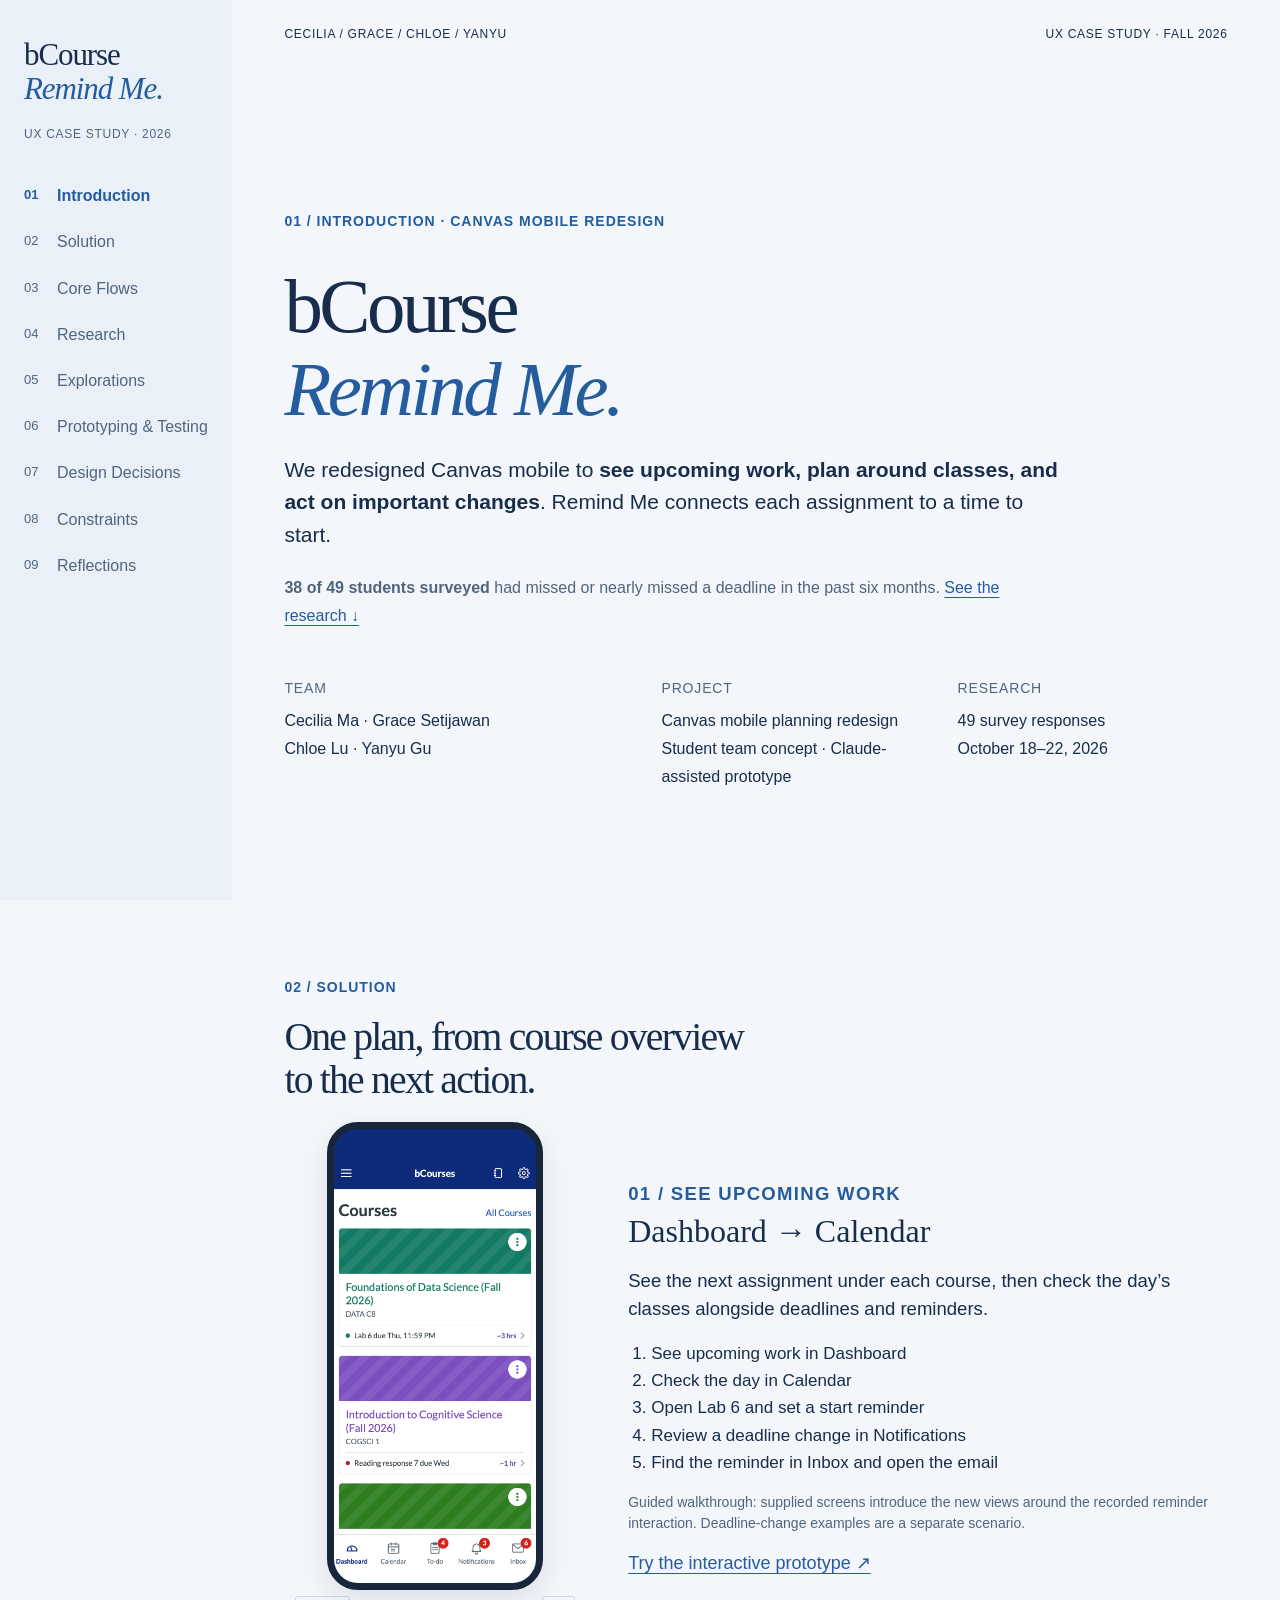
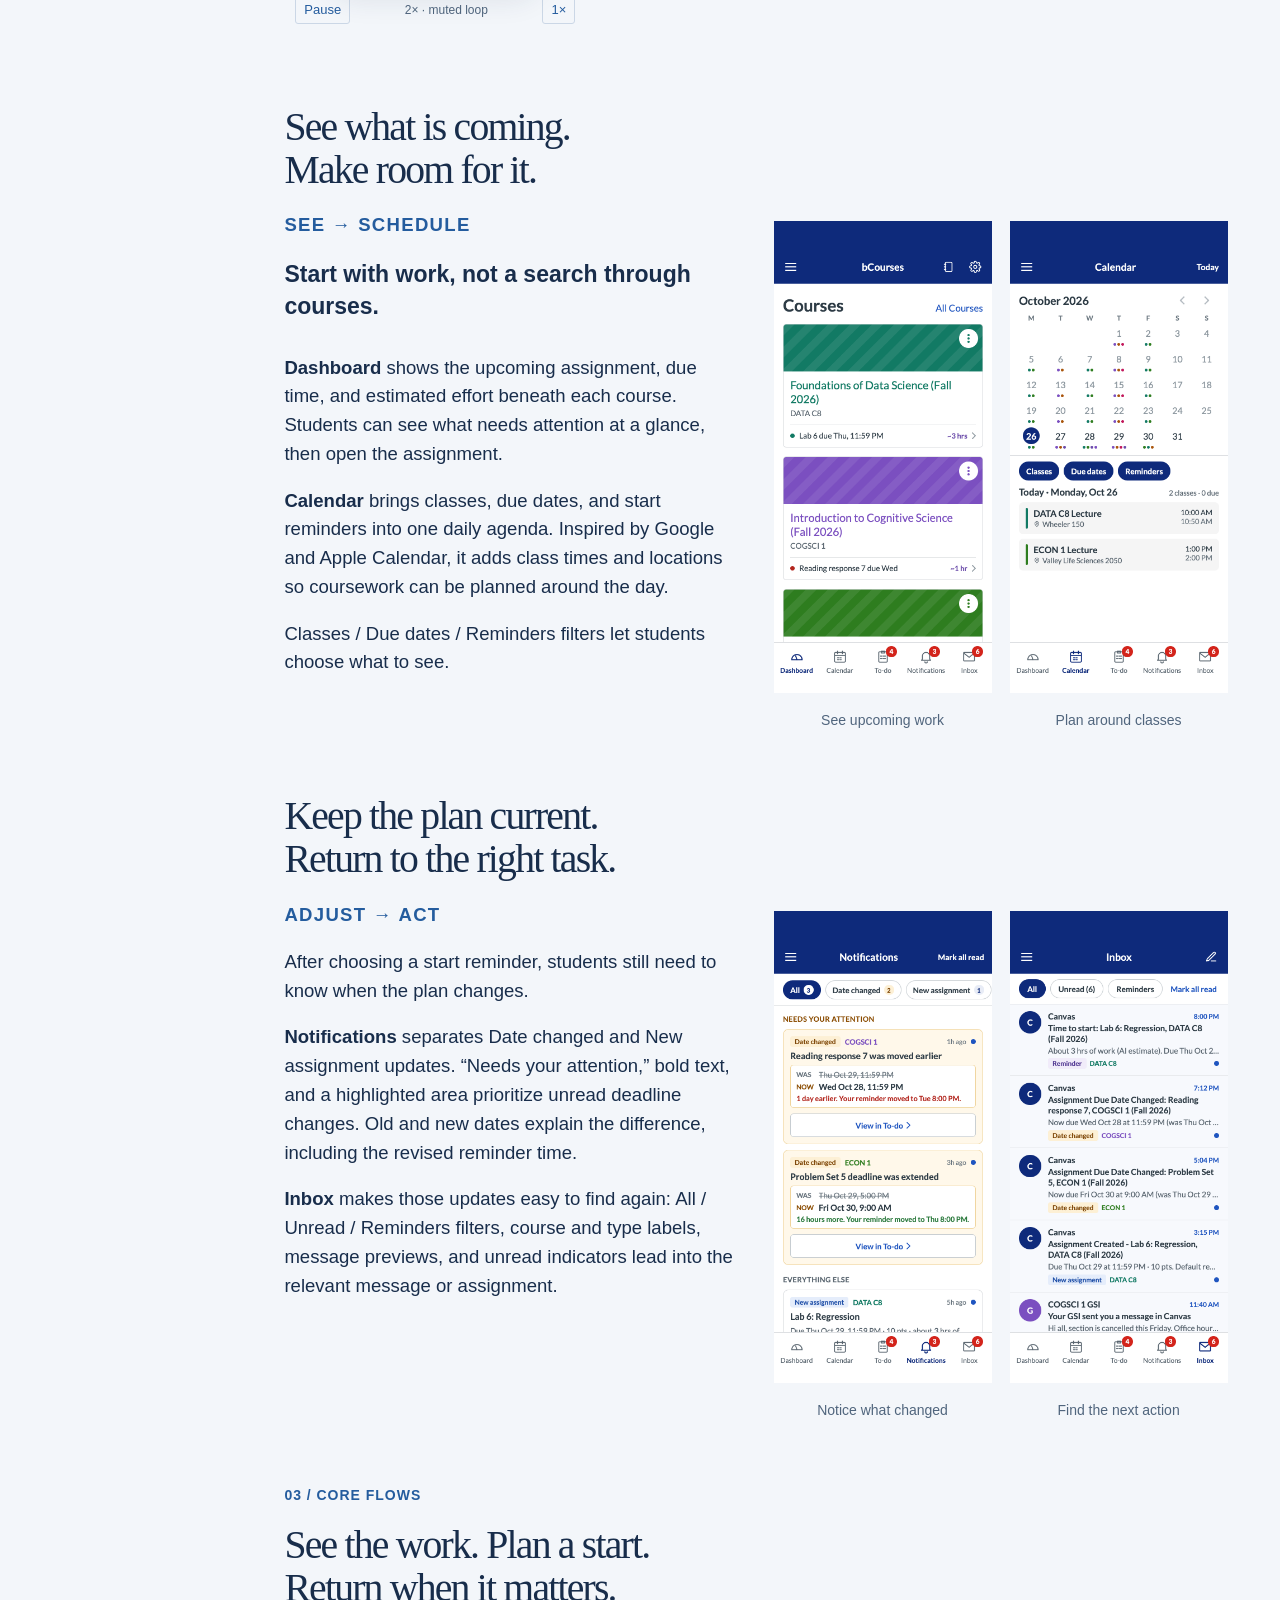
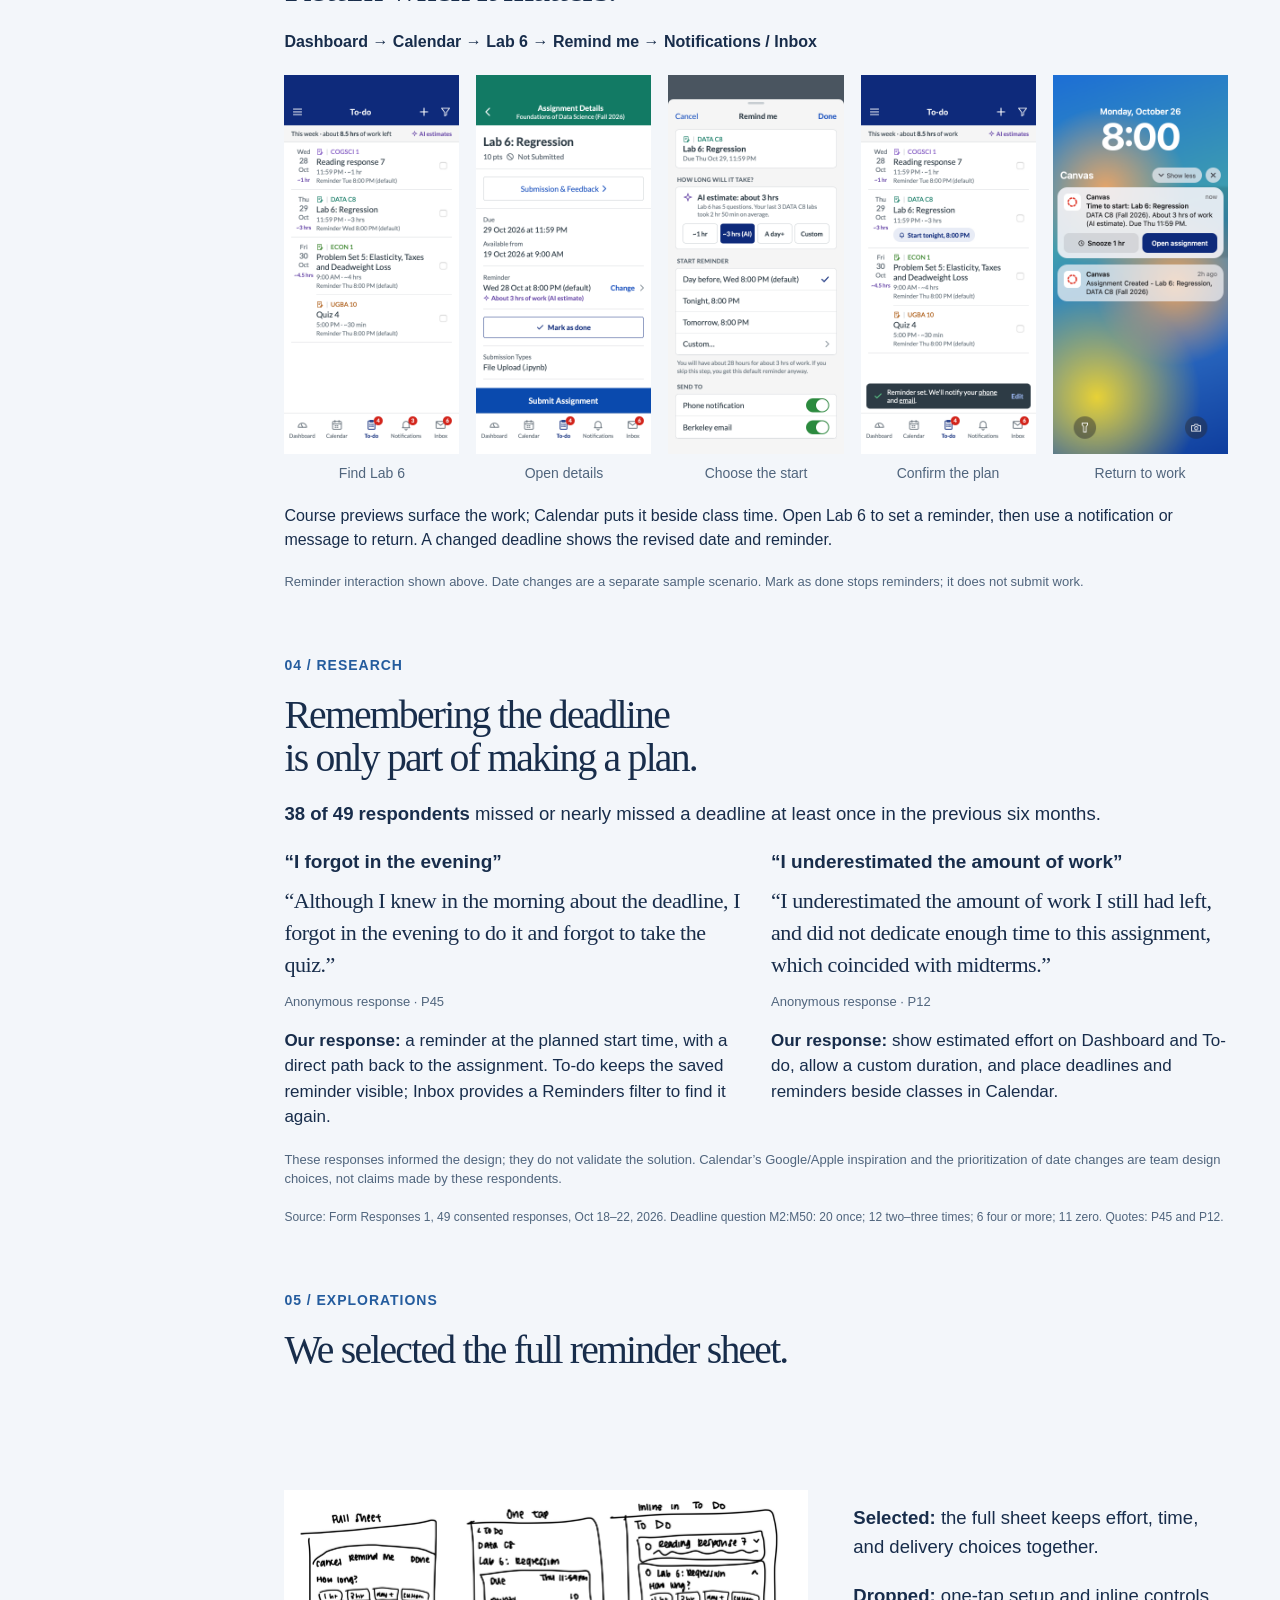
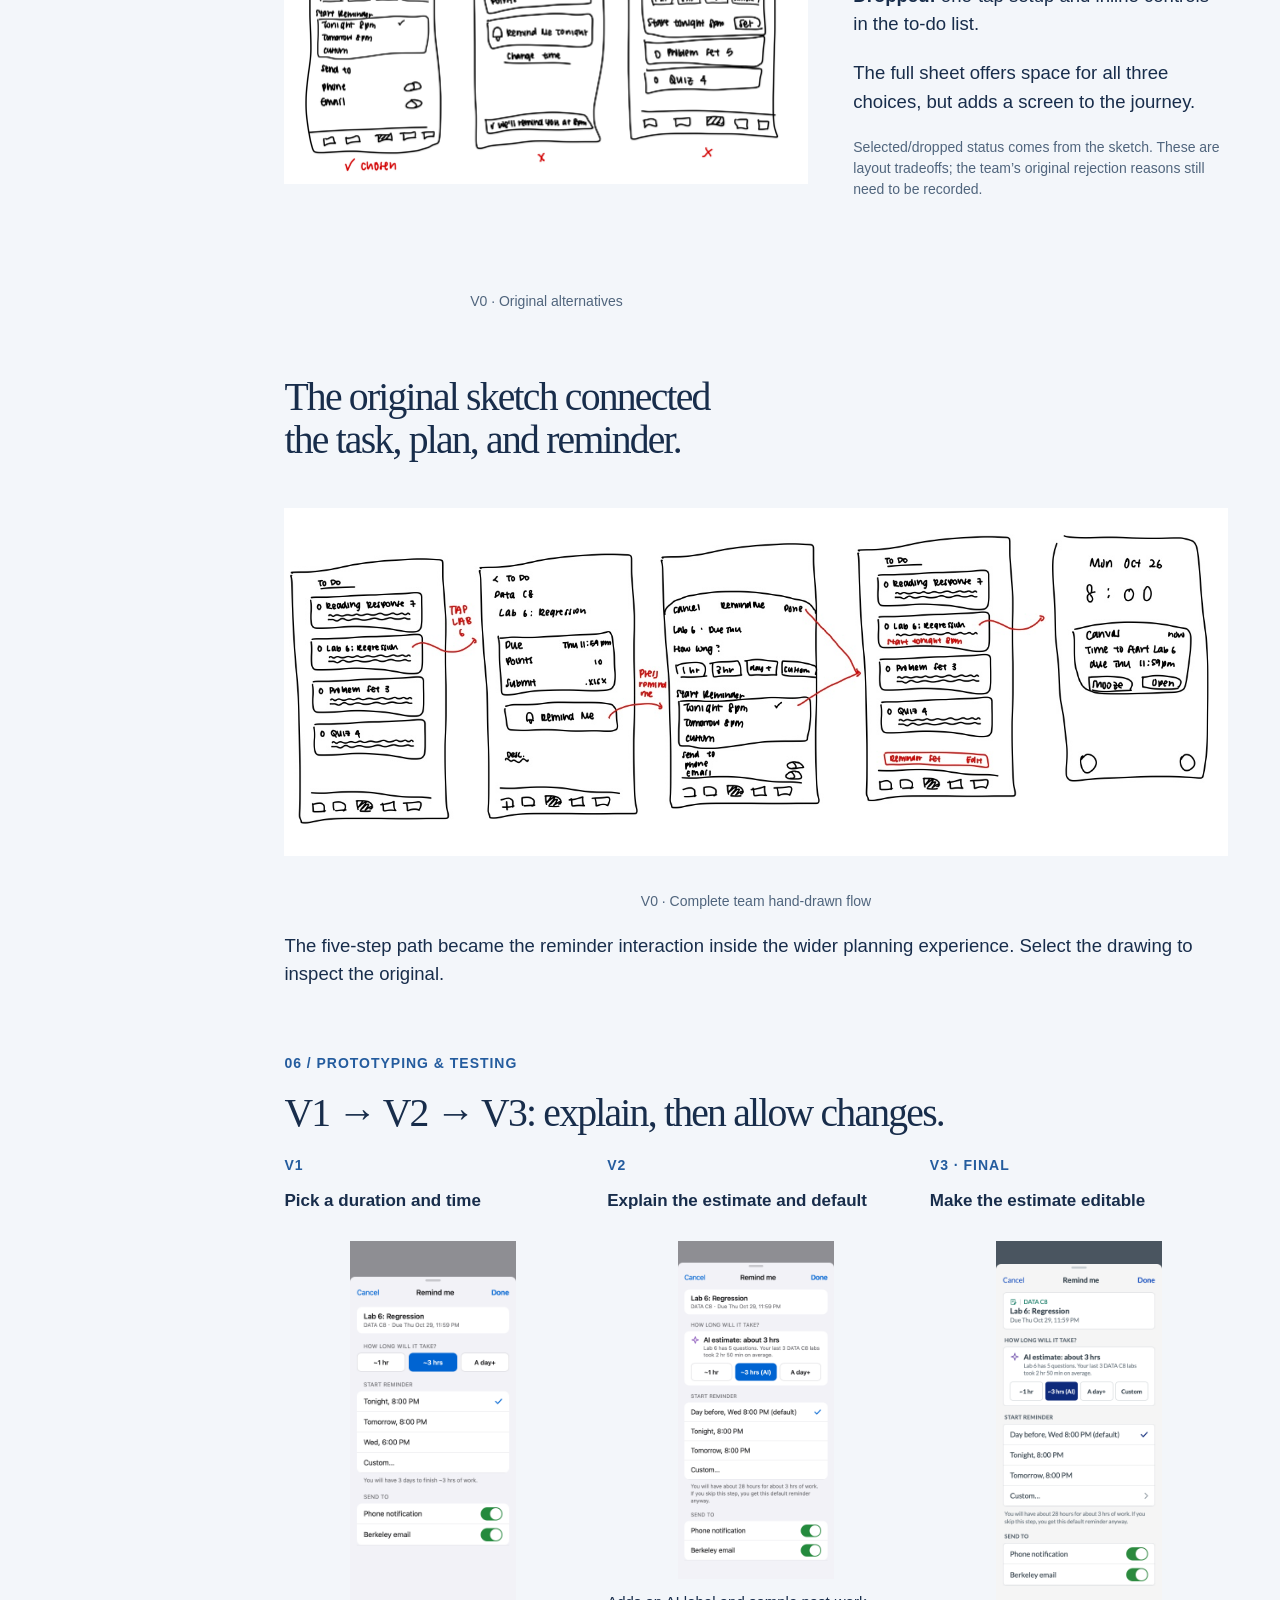
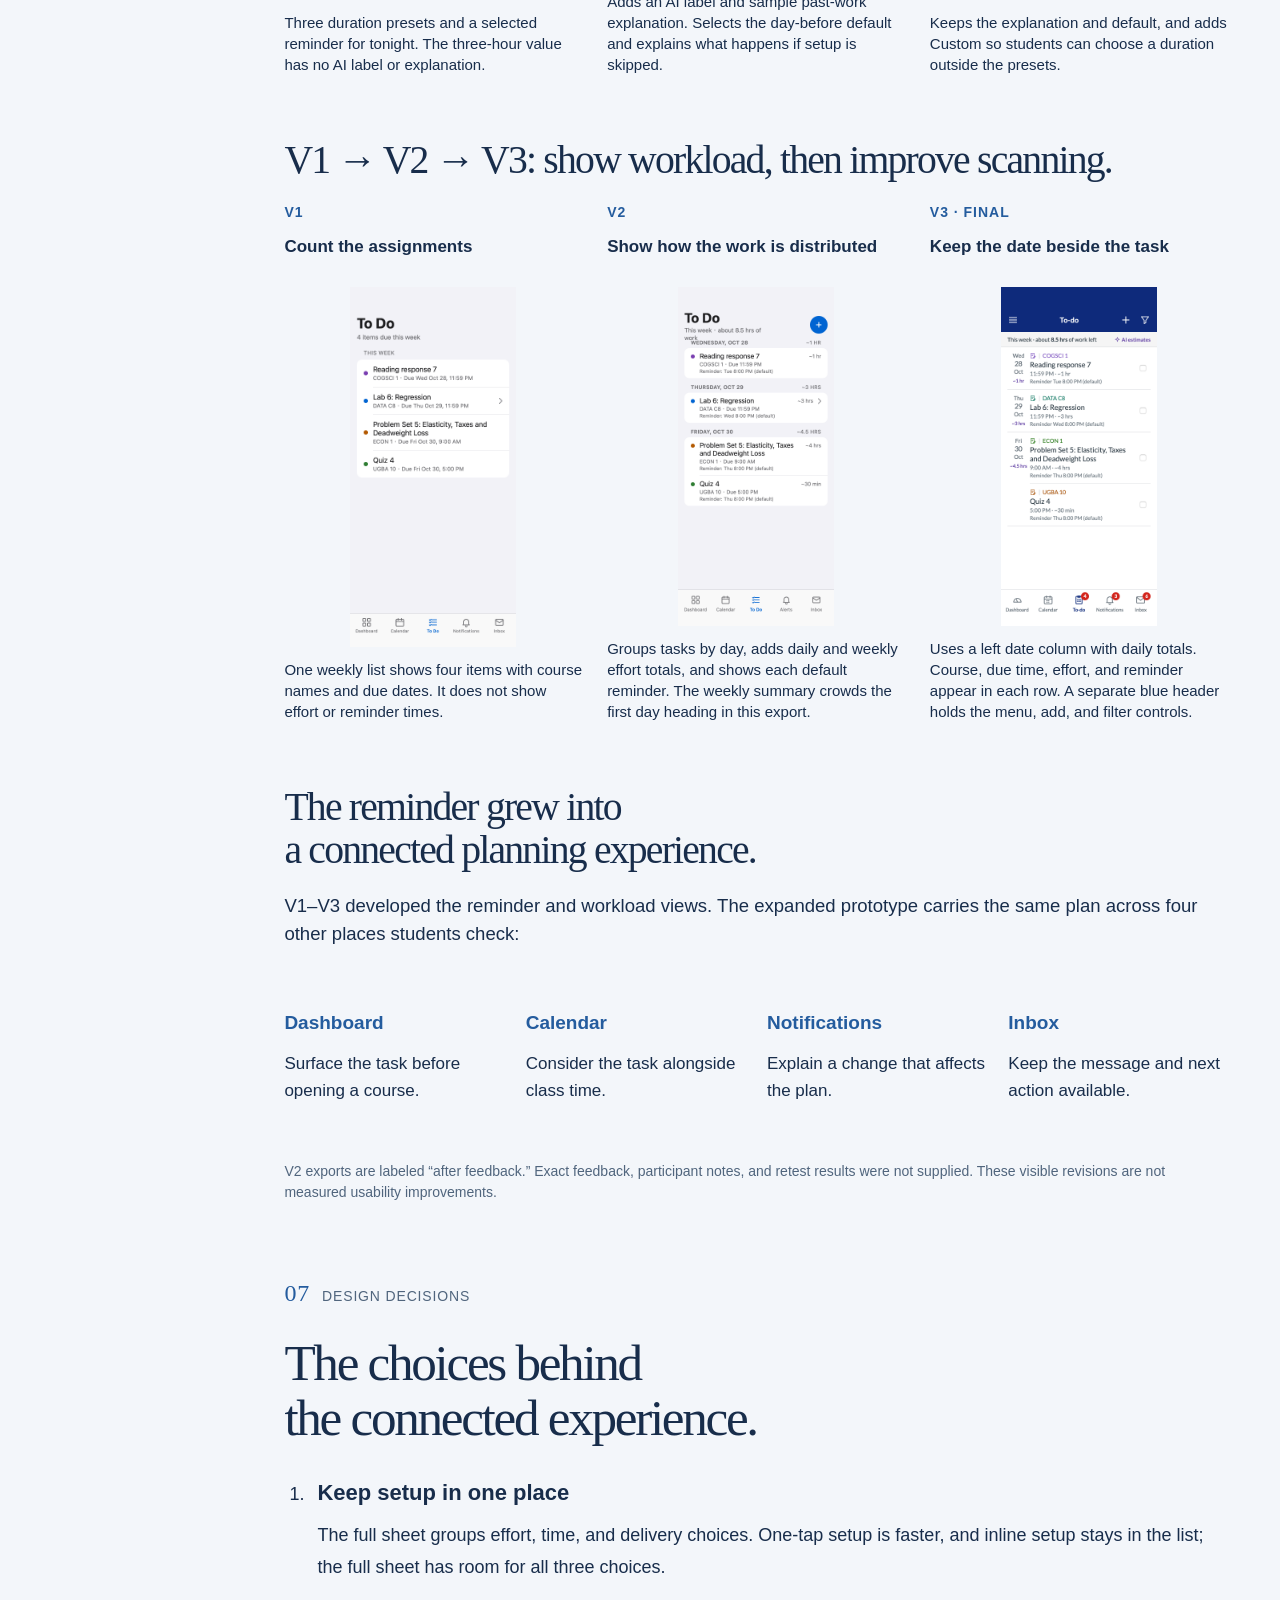
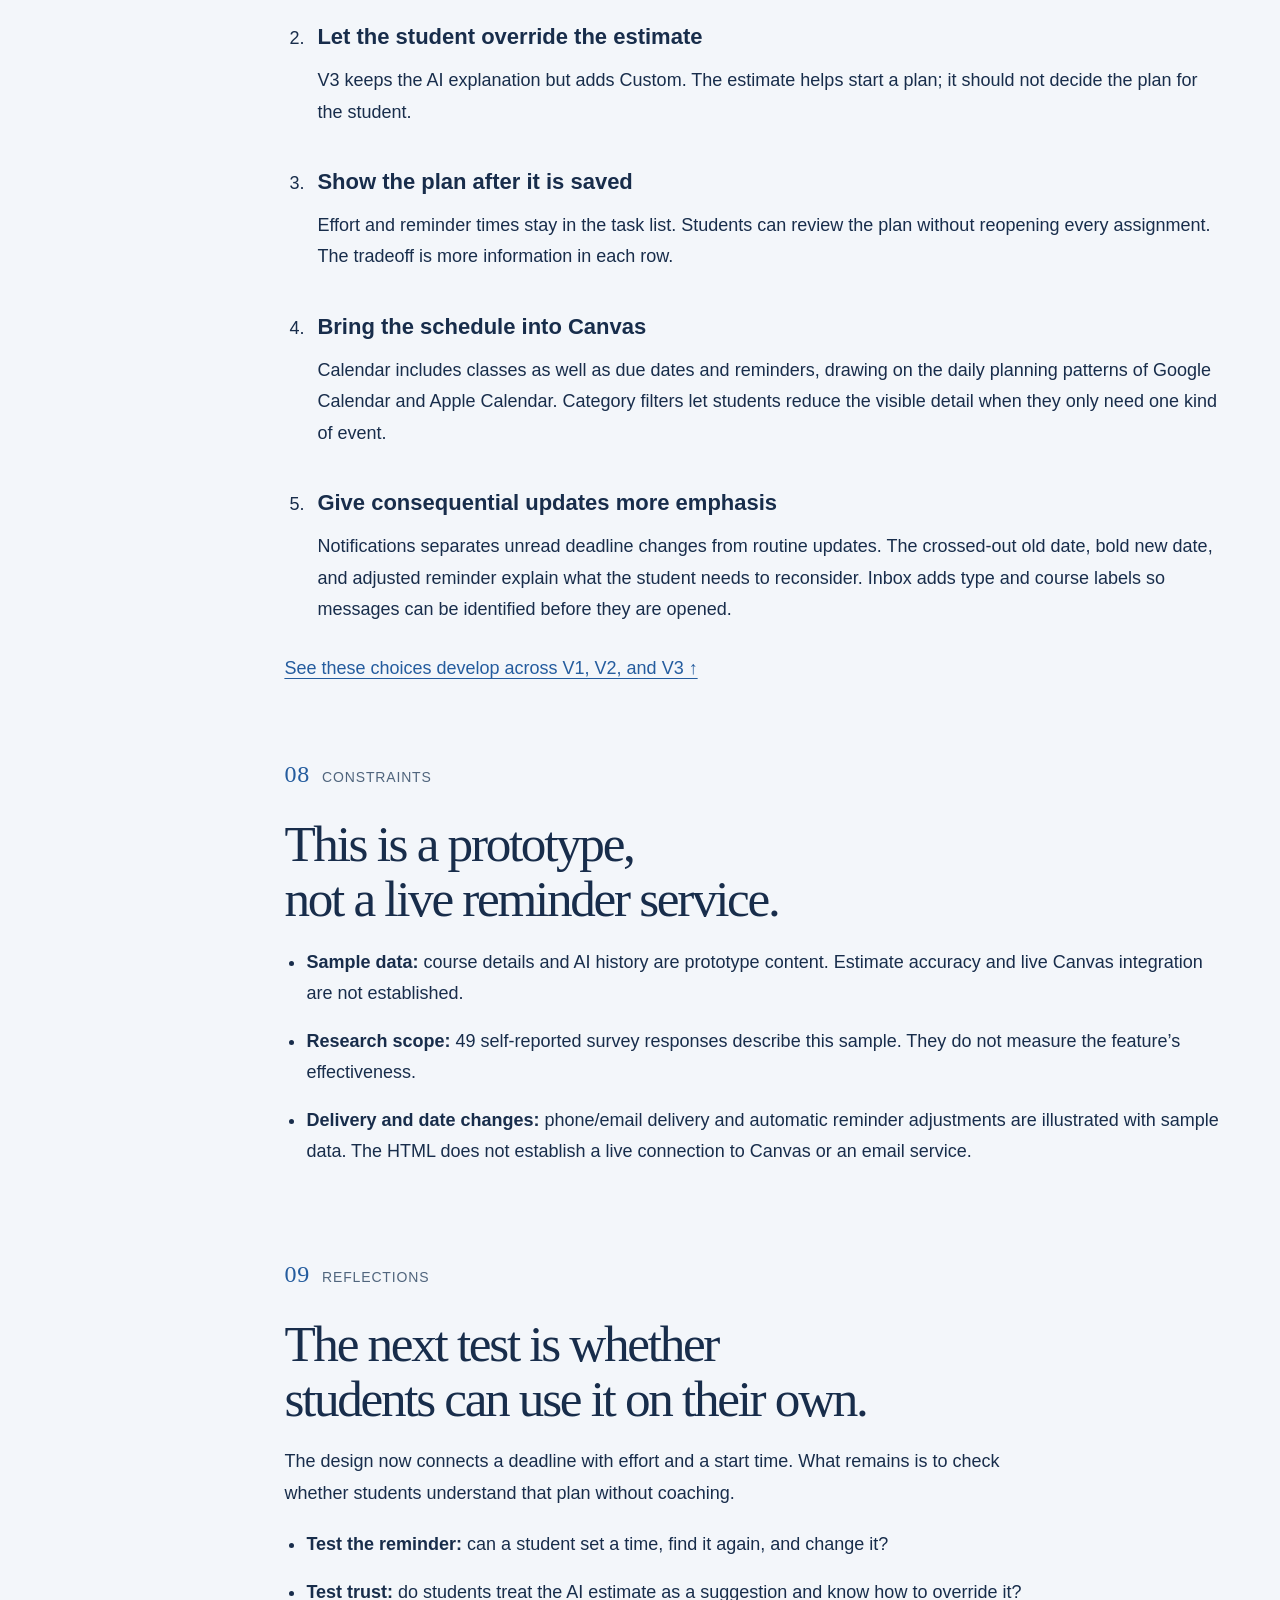
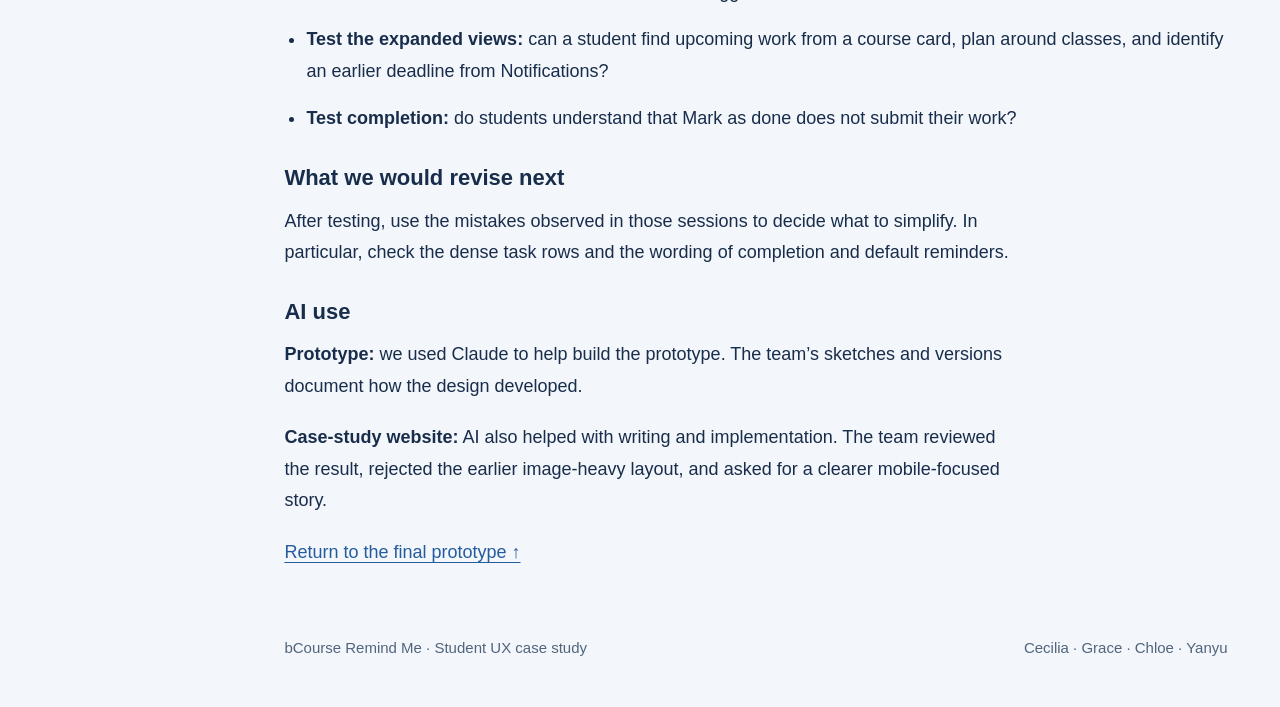
<file: index.html>
<!doctype html><html lang="en"><head><meta charset="utf-8"><meta name="viewport" content="width=device-width,initial-scale=1"><meta name="description" content="bCourse Remind Me: a mobile reminder feature that helps students plan when to start assignments. Research, sketches, and the progression from V1 to V3."><title>bCourse Remind Me — UX Case Study</title><link rel="stylesheet" href="scroll.css?v=5"><style>
/* Section 05 — align the sketch and rationale on a consistent two-column grid. */
#explorations .artifact-split {
  display: grid;
  grid-template-columns: minmax(0, 1.4fr) minmax(0, 1fr);
  align-items: center;
  gap: clamp(24px, 3.5vw, 56px);
  width: 100%;
  max-width: 100%;
  margin-inline: auto;
}
#explorations .artifact-split > figure,
#explorations .artifact-split > div {
  min-width: 0;
  width: 100%;
  margin: 0;
}
#explorations .artifact-split figure img {
  display: block;
  width: 100%;
  max-width: 100%;
  height: auto;
  object-fit: contain;
}
#explorations .artifact-split > div p {
  max-width: 100%;
  overflow-wrap: break-word;
}
#explorations .artifact-split > div p:first-child { margin-top: 0; }
#explorations .artifact-split > div p:last-child { margin-bottom: 0; }
@media (max-width: 820px) {
  #explorations .artifact-split {
    grid-template-columns: minmax(0, 1fr);
    gap: 22px;
  }
}
</style><script src="site.js?v=scroll2" defer></script></head><body class="scroll-case-study"><a class="skip" href="#introduction">Skip to case study</a><aside class="sidebar"><a class="sidebar-brand" href="#introduction">bCourse<br><em>Remind Me.</em></a><p class="sidebar-caption">UX case study · 2026</p><nav class="contents" aria-label="Case study sections"><a href="#introduction"><span class="nav-number">01</span><span>Introduction</span></a><a href="#solution"><span class="nav-number">02</span><span>Solution</span></a><a href="#flows"><span class="nav-number">03</span><span>Core Flows</span></a><a href="#research"><span class="nav-number">04</span><span>Research</span></a><a href="#explorations"><span class="nav-number">05</span><span>Explorations</span></a><a href="#testing"><span class="nav-number">06</span><span>Prototyping &amp; Testing</span></a><a href="#decisions"><span class="nav-number">07</span><span>Design Decisions</span></a><a href="#constraints"><span class="nav-number">08</span><span>Constraints</span></a><a href="#reflections"><span class="nav-number">09</span><span>Reflections</span></a></nav></aside><header><a href="#introduction">Cecilia / Grace / Chloe / Yanyu</a><span>UX case study · Fall 2026</span></header><main id="deck"><section class="overview" id="introduction"><p class="eyebrow">01 / Introduction · Canvas mobile redesign</p><h1>bCourse<br><em>Remind Me.</em></h1><p class="intro">We redesigned Canvas mobile to <strong>see upcoming work, plan around classes, and act on important changes</strong>. Remind Me connects each assignment to a time to start.</p><p class="overview-evidence"><strong>38 of 49 students surveyed</strong> had missed or nearly missed a deadline in the past six months. <a href="#research">See the research ↓</a></p><dl class="project-facts"><div><dt>Team</dt><dd>Cecilia Ma · Grace Setijawan<br>Chloe Lu · Yanyu Gu</dd></div><div><dt>Project</dt><dd>Canvas mobile planning redesign<br>Student team concept · Claude-assisted prototype</dd></div><div><dt>Research</dt><dd>49 survey responses<br>October 18–22, 2026</dd></div></dl></section><section id="solution" class="chapter" data-label="Solution"><p class="eyebrow">02 / Solution</p><article class="slide "><h2>One plan, from course overview<br>to the next action.</h2><div class="slide-content"><div class="journey-demo"><div class="phone-demo"><div class="phone-frame"><video id="prototype-video" autoplay muted loop playsinline preload="auto" poster="dashboard.png" aria-label="Complete project walkthrough"><source src="project-walkthrough.mp4" type="video/mp4"></video></div><div class="player-controls"><button id="play-toggle">Pause</button><span>2× · muted loop</span><button id="speed-toggle">1×</button></div><p id="playback-status" aria-live="polite"></p></div><div><p class="eyebrow" id="demo-stage">01 / See upcoming work</p><h3 id="demo-title">Dashboard → Calendar</h3><p id="demo-description">See the next assignment under each course, then check the day’s classes alongside deadlines and reminders.</p><ol class="journey-list"><li>See upcoming work in Dashboard</li><li>Check the day in Calendar</li><li>Open Lab 6 and set a start reminder</li><li>Review a deadline change in Notifications</li><li>Find the reminder in Inbox and open the email</li></ol><p class="small">Guided walkthrough: supplied screens introduce the new views around the recorded reminder interaction. Deadline-change examples are a separate scenario.</p><a href="latest-prototype.html" target="_blank" rel="noopener">Try the interactive prototype ↗</a></div></div></div></article><article class="slide "><h2>See what is coming.<br>Make room for it.</h2><div class="slide-content"><div class="split"><div><p class="eyebrow">See → Schedule</p><h3>Start with work, not a search through courses.</h3><p><strong>Dashboard</strong> shows the upcoming assignment, due time, and estimated effort beneath each course. Students can see what needs attention at a glance, then open the assignment.</p><p><strong>Calendar</strong> brings classes, due dates, and start reminders into one daily agenda. Inspired by Google and Apple Calendar, it adds class times and locations so coursework can be planned around the day.</p><p>Classes / Due dates / Reminders filters let students choose what to see.</p></div><div class="screen-pair"><figure><a href="dashboard.png" target="_blank" rel="noopener"><img src="dashboard.png" alt="See upcoming work"></a><figcaption>See upcoming work</figcaption></figure><figure><a href="calendar.png" target="_blank" rel="noopener"><img src="calendar.png" alt="Plan around classes"></a><figcaption>Plan around classes</figcaption></figure></div></div></div></article><article class="slide "><h2>Keep the plan current.<br>Return to the right task.</h2><div class="slide-content"><div class="split"><div><p class="eyebrow">Adjust → Act</p><p>After choosing a start reminder, students still need to know when the plan changes.</p><p><strong>Notifications</strong> separates Date changed and New assignment updates. “Needs your attention,” bold text, and a highlighted area prioritize unread deadline changes. Old and new dates explain the difference, including the revised reminder time.</p><p><strong>Inbox</strong> makes those updates easy to find again: All / Unread / Reminders filters, course and type labels, message previews, and unread indicators lead into the relevant message or assignment.</p></div><div class="screen-pair"><figure><a href="notifications-labels.png" target="_blank" rel="noopener"><img src="notifications-labels.png" alt="Notice what changed"></a><figcaption>Notice what changed</figcaption></figure><figure><a href="inbox.png" target="_blank" rel="noopener"><img src="inbox.png" alt="Find the next action"></a><figcaption>Find the next action</figcaption></figure></div></div></div></article></section><section id="flows" class="chapter" data-label="Core Flows"><p class="eyebrow">03 / Core Flows</p><article class="slide core-single"><h2>See the work. Plan a start.<br>Return when it matters.</h2><div class="slide-content"><p class="core-route"><strong>Dashboard → Calendar → Lab 6 → Remind me → Notifications / Inbox</strong></p><div class="five-screens"><figure><a href="to-do.png" target="_blank" rel="noopener"><img src="to-do.png" alt="Find Lab 6"></a><figcaption>Find Lab 6</figcaption></figure><figure><a href="assignment.png" target="_blank" rel="noopener"><img src="assignment.png" alt="Open details"></a><figcaption>Open details</figcaption></figure><figure><a href="remind-me.png" target="_blank" rel="noopener"><img src="remind-me.png" alt="Choose the start"></a><figcaption>Choose the start</figcaption></figure><figure><a href="reminder-set.png" target="_blank" rel="noopener"><img src="reminder-set.png" alt="Confirm the plan"></a><figcaption>Confirm the plan</figcaption></figure><figure><a href="notification.png" target="_blank" rel="noopener"><img src="notification.png" alt="Return to work"></a><figcaption>Return to work</figcaption></figure></div><p>Course previews surface the work; Calendar puts it beside class time. Open Lab 6 to set a reminder, then use a notification or message to return. A changed deadline shows the revised date and reminder.</p><p class="small">Reminder interaction shown above. Date changes are a separate sample scenario. Mark as done stops reminders; it does not submit work.</p></div></article></section><section id="research" class="chapter" data-label="Research"><p class="eyebrow">04 / Research</p><article class="slide research-single"><h2>Remembering the deadline<br>is only part of making a plan.</h2><div class="slide-content"><p><strong>38 of 49 respondents</strong> missed or nearly missed a deadline at least once in the previous six months.</p><div class="evidence-grid"><div><h3>“I forgot in the evening”</h3><blockquote>“Although I knew in the morning about the deadline, I forgot in the evening to do it and forgot to take the quiz.”<cite>Anonymous response · P45</cite></blockquote><p><strong>Our response:</strong> a reminder at the planned start time, with a direct path back to the assignment. To-do keeps the saved reminder visible; Inbox provides a Reminders filter to find it again.</p></div><div><h3>“I underestimated the amount of work”</h3><blockquote>“I underestimated the amount of work I still had left, and did not dedicate enough time to this assignment, which coincided with midterms.”<cite>Anonymous response · P12</cite></blockquote><p><strong>Our response:</strong> show estimated effort on Dashboard and To-do, allow a custom duration, and place deadlines and reminders beside classes in Calendar.</p></div></div><p class="small">These responses informed the design; they do not validate the solution. Calendar’s Google/Apple inspiration and the prioritization of date changes are team design choices, not claims made by these respondents.</p><p class="source-line">Source: Form Responses 1, 49 consented responses, Oct 18–22, 2026. Deadline question M2:M50: 20 once; 12 two–three times; 6 four or more; 11 zero. Quotes: P45 and P12.</p></div></article></section><section id="explorations" class="chapter" data-label="Explorations"><p class="eyebrow">05 / Explorations</p><article class="slide "><h2>We selected the full reminder sheet.</h2><div class="slide-content"><div class="artifact-split"><figure><a href="exploration-options.jpg" target="_blank" rel="noopener"><img src="exploration-options.jpg" alt="V0 · Original alternatives"></a><figcaption>V0 · Original alternatives</figcaption></figure><div><p><strong>Selected:</strong> the full sheet keeps effort, time, and delivery choices together.</p><p><strong>Dropped:</strong> one-tap setup and inline controls in the to-do list.</p><p>The full sheet offers space for all three choices, but adds a screen to the journey.</p><p class="small">Selected/dropped status comes from the sketch. These are layout tradeoffs; the team’s original rejection reasons still need to be recorded.</p></div></div></div></article><article class="slide sketch-slide"><h2>The original sketch connected<br>the task, plan, and reminder.</h2><div class="slide-content"><figure><a href="team-handdrawn-flow.jpg" target="_blank" rel="noopener"><img src="team-handdrawn-flow.jpg" alt="V0 · Complete team hand-drawn flow"></a><figcaption>V0 · Complete team hand-drawn flow</figcaption></figure><p>The five-step path became the reminder interaction inside the wider planning experience. Select the drawing to inspect the original.</p></div></article></section><section id="testing" class="chapter" data-label="Prototyping & Testing"><p class="eyebrow">06 / Prototyping & Testing</p><article class="slide comparison-slide"><h2>V1 → V2 → V3: explain, then allow changes.</h2><div class="slide-content"><div class="version-triptych"><article class="version-stage"><p class="version-label">V1</p><h4>Pick a duration and time</h4><figure class=""><a href="v1-reminder.png" target="_blank" rel="noopener"><img src="v1-reminder.png" alt="V1: Pick a duration and time" loading="lazy" width="780" height="1688"></a><figcaption>V1 · Click to enlarge</figcaption></figure><p>Three duration presets and a selected reminder for tonight. The three-hour value has no AI label or explanation.</p></article><article class="version-stage"><p class="version-label">V2</p><h4>Explain the estimate and default</h4><figure class=""><a href="v2-reminder.png" target="_blank" rel="noopener"><img src="v2-reminder.png" alt="V2: Explain the estimate and default" loading="lazy" width="780" height="1688"></a><figcaption>V2 · Click to enlarge</figcaption></figure><p>Adds an AI label and sample past-work explanation. Selects the day-before default and explains what happens if setup is skipped.</p></article><article class="version-stage"><p class="version-label">V3 · Final</p><h4>Make the estimate editable</h4><figure class=""><a href="remind-me.png" target="_blank" rel="noopener"><img src="remind-me.png" alt="V3 · Final: Make the estimate editable" loading="lazy" width="780" height="1688"></a><figcaption>V3 · Final · Click to enlarge</figcaption></figure><p>Keeps the explanation and default, and adds Custom so students can choose a duration outside the presets.</p></article></div></div></article><article class="slide comparison-slide"><h2>V1 → V2 → V3: show workload, then improve scanning.</h2><div class="slide-content"><div class="version-triptych"><article class="version-stage"><p class="version-label">V1</p><h4>Count the assignments</h4><figure class=""><a href="v1-todo.png" target="_blank" rel="noopener"><img src="v1-todo.png" alt="V1: Count the assignments" loading="lazy" width="780" height="1688"></a><figcaption>V1 · Click to enlarge</figcaption></figure><p>One weekly list shows four items with course names and due dates. It does not show effort or reminder times.</p></article><article class="version-stage"><p class="version-label">V2</p><h4>Show how the work is distributed</h4><figure class=""><a href="v2-todo.png" target="_blank" rel="noopener"><img src="v2-todo.png" alt="V2: Show how the work is distributed" loading="lazy" width="780" height="1688"></a><figcaption>V2 · Click to enlarge</figcaption></figure><p>Groups tasks by day, adds daily and weekly effort totals, and shows each default reminder. The weekly summary crowds the first day heading in this export.</p></article><article class="version-stage"><p class="version-label">V3 · Final</p><h4>Keep the date beside the task</h4><figure class=""><a href="to-do.png" target="_blank" rel="noopener"><img src="to-do.png" alt="V3 · Final: Keep the date beside the task" loading="lazy" width="780" height="1688"></a><figcaption>V3 · Final · Click to enlarge</figcaption></figure><p>Uses a left date column with daily totals. Course, due time, effort, and reminder appear in each row. A separate blue header holds the menu, add, and filter controls.</p></article></div></div></article><article class="slide "><h2>The reminder grew into<br>a connected planning experience.</h2><div class="slide-content"><p>V1–V3 developed the reminder and workload views. The expanded prototype carries the same plan across four other places students check:</p><div class="flow-line"><div><b>Dashboard</b><p>Surface the task before opening a course.</p></div><div><b>Calendar</b><p>Consider the task alongside class time.</p></div><div><b>Notifications</b><p>Explain a change that affects the plan.</p></div><div><b>Inbox</b><p>Keep the message and next action available.</p></div></div><p class="small">V2 exports are labeled “after feedback.” Exact feedback, participant notes, and retest results were not supplied. These visible revisions are not measured usability improvements.</p></div></article></section><section class="section" id="decisions"><div class="section-label"><b>07</b>Design Decisions</div><div class="body"><h2>The choices behind<br>the connected experience.</h2><ol class="decision-list"><li><h3>Keep setup in one place</h3><p>The full sheet groups effort, time, and delivery choices. One-tap setup is faster, and inline setup stays in the list; the full sheet has room for all three choices.</p></li><li><h3>Let the student override the estimate</h3><p>V3 keeps the AI explanation but adds Custom. The estimate helps start a plan; it should not decide the plan for the student.</p></li><li><h3>Show the plan after it is saved</h3><p>Effort and reminder times stay in the task list. Students can review the plan without reopening every assignment. The tradeoff is more information in each row.</p></li><li><h3>Bring the schedule into Canvas</h3><p>Calendar includes classes as well as due dates and reminders, drawing on the daily planning patterns of Google Calendar and Apple Calendar. Category filters let students reduce the visible detail when they only need one kind of event.</p></li><li><h3>Give consequential updates more emphasis</h3><p>Notifications separates unread deadline changes from routine updates. The crossed-out old date, bold new date, and adjusted reminder explain what the student needs to reconsider. Inbox adds type and course labels so messages can be identified before they are opened.</p></li></ol><p><a href="#testing">See these choices develop across V1, V2, and V3 ↑</a></p></div></section><section class="section" id="constraints"><div class="section-label"><b>08</b>Constraints</div><div class="body"><h2>This is a prototype,<br>not a live reminder service.</h2><ul class="plain-list"><li><strong>Sample data:</strong> course details and AI history are prototype content. Estimate accuracy and live Canvas integration are not established.</li><li><strong>Research scope:</strong> 49 self-reported survey responses describe this sample. They do not measure the feature’s effectiveness.</li><li><strong>Delivery and date changes:</strong> phone/email delivery and automatic reminder adjustments are illustrated with sample data. The HTML does not establish a live connection to Canvas or an email service.</li></ul></div></section><section class="section" id="reflections"><div class="section-label"><b>09</b>Reflections</div><div class="body"><h2>The next test is whether<br>students can use it on their own.</h2><p>The design now connects a deadline with effort and a start time. What remains is to check whether students understand that plan without coaching.</p><ul class="plain-list"><li><strong>Test the reminder:</strong> can a student set a time, find it again, and change it?</li><li><strong>Test trust:</strong> do students treat the AI estimate as a suggestion and know how to override it?</li><li><strong>Test the expanded views:</strong> can a student find upcoming work from a course card, plan around classes, and identify an earlier deadline from Notifications?</li><li><strong>Test completion:</strong> do students understand that Mark as done does not submit their work?</li></ul><h3>What we would revise next</h3><p>After testing, use the mistakes observed in those sessions to decide what to simplify. In particular, check the dense task rows and the wording of completion and default reminders.</p><h3>AI use</h3><p><strong>Prototype:</strong> we used Claude to help build the prototype. The team’s sketches and versions document how the design developed.</p><p><strong>Case-study website:</strong> AI also helped with writing and implementation. The team reviewed the result, rejected the earlier image-heavy layout, and asked for a clearer mobile-focused story.</p><a href="#solution">Return to the final prototype ↑</a></div></section></main><footer><span>bCourse Remind Me · Student UX case study</span><span>Cecilia · Grace · Chloe · Yanyu</span></footer></body></html>
</file>
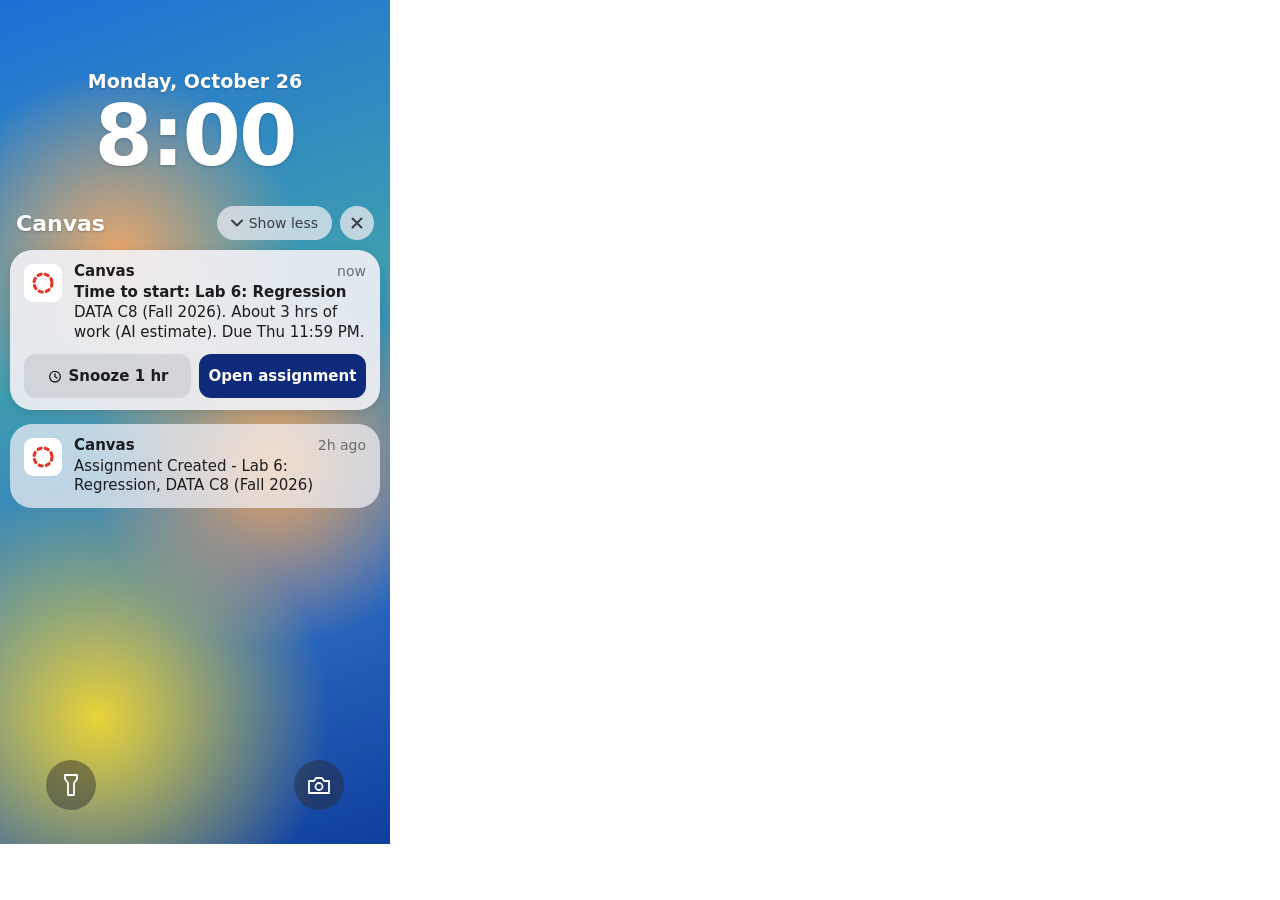
<file: 2186bace-b995-4cf7-9430-70296c1471b1.html>
<!DOCTYPE html>
<html>
<head>
  <meta charset="utf-8">
  <title>Reminder notification</title>
  <style>
    * { margin: 0; padding: 0; box-sizing: border-box; }
    body { background: #faf9f5; display: flex; align-items: center; justify-content: center; min-height: 100vh; font-family: -apple-system, BlinkMacSystemFont, sans-serif; }
    #__bundler_loading { position: fixed; bottom: 20px; right: 20px; font: 13px/1.4 -apple-system, BlinkMacSystemFont, sans-serif; color: #666; background: #fff; padding: 8px 14px; border-radius: 8px; box-shadow: 0 1px 4px rgba(0,0,0,0.12); z-index: 10000; }
    #__bundler_thumbnail { position: fixed; inset: 0; width: 100%; height: 100%; display: flex; align-items: center; justify-content: center; background: #faf9f5; z-index: 9999; }
    #__bundler_thumbnail svg { width: 100%; height: 100%; object-fit: contain; }
    #__bundler_placeholder { color: #999; font-size: 14px; }
  </style>
  <noscript>
    <style>#__bundler_loading { display: none; }</style>
    <div style="position:fixed;bottom:12px;left:12px;font:13px/1.4 -apple-system,BlinkMacSystemFont,sans-serif;color:#999;background:rgba(255,255,255,0.9);padding:6px 12px;border-radius:6px;box-shadow:0 1px 4px rgba(0,0,0,0.08);z-index:10000;">
      This page requires JavaScript to display.
    </div>
  </noscript>
</head>
<body>
  <div id="__bundler_placeholder">Loading Reminder notification...</div>
  <div id="__bundler_loading">Unpacking...</div>

  <script>
    
document.addEventListener('DOMContentLoaded', async function() {
  const loading = document.getElementById('__bundler_loading');
  function setStatus(msg) { if (loading) loading.textContent = msg; }

  const FONT_MIME = /^(font[/]|application[/](x-)?font-|application[/]vnd\.ms-fontobject)/i;
  const MIME_TOKEN = /^[\w.+-]+[/][\w.+-]+$/;
  function toBase64(bytes) {
    let bin = '';
    for (let i = 0; i < bytes.length; i += 0x8000) {
      bin += String.fromCharCode.apply(null, bytes.subarray(i, i + 0x8000));
    }
    return btoa(bin);
  }

  // Error sink persists across replaceWith since it's on window, not the DOM.
  window.addEventListener('error', function(e) {
    // Failed resource loads (CSP-blocked links, scripts, images) fire plain
    // events at the element — warn only; real JS errors carry message/error.
    if (!e.message && !e.error && e.target && e.target !== window) {
      console.warn('[bundle] resource failed to load:',
        e.target.tagName, String(e.target.src || e.target.href || ''));
      return;
    }
    var p = document.body || document.documentElement;
    var d = document.getElementById('__bundler_err') || p.appendChild(document.createElement('div'));
    d.id = '__bundler_err';
    d.style.cssText = 'position:fixed;bottom:12px;left:12px;right:12px;font:12px/1.4 ui-monospace,monospace;background:#2a1215;color:#ff8a80;padding:10px 14px;border-radius:8px;border:1px solid #5c2b2e;z-index:99999;white-space:pre-wrap;max-height:40vh;overflow:auto';
    d.textContent = (d.textContent ? d.textContent + String.fromCharCode(10) : '') +
      '[bundle] ' + (e.message || e.type) +
      (e.filename ? ' (' + e.filename.slice(0, 60) + ':' + e.lineno + ')' : '');
  }, true);

  try {
    const manifestEl = document.querySelector('script[type="__bundler/manifest"]');
    const templateEl = document.querySelector('script[type="__bundler/template"]');
    if (!manifestEl || !templateEl) {
      setStatus('Error: missing bundle data');
      console.error('[bundler] Missing script tags — manifestEl:', !!manifestEl, 'templateEl:', !!templateEl);
      return;
    }

    const manifest = JSON.parse(manifestEl.textContent);
    let template = JSON.parse(templateEl.textContent);

    // Nested page bundles (iframe targets). Each ships ONCE, in the ROOT
    // document's manifest; frame srcs carry an about:blank#<uuid> marker
    // instead of a substitutable uuid. Every document mints the blobs for
    // its OWN frames — from local text at the root, or text obtained from
    // its DIRECT parent over the relay protocol below — so each frame
    // navigation stays same-origin with its initiator and a deduped page
    // loads at any depth on any host, including a file:// download's
    // opaque origins (where a blob minted by one document cannot be
    // navigated to by another).
    const pageOrderEl = document.querySelector('script[type="__bundler/page_order"]');
    const pageOrder = pageOrderEl ? JSON.parse(pageOrderEl.textContent) : [];
    const pageSet = new Set(pageOrder);
    const pageTexts = {};

    // ── Nested-page text protocol (parent-chain relay) ──
    // Page bundles ship once, in the ROOT document's manifest. Every
    // document mints the blobs for its OWN frames, obtaining page text
    // through a strict parent-chain relay: a document only ever SENDS to
    // its direct parent (which, for every document the publisher's own
    // runtime minted, is another publisher document) and only ACCEPTS
    // text from that direct parent; requests from below are honored only
    // for the document's own child frames, and the ROOT never sends
    // upward at all. That last rule is load-bearing: the artifact host's
    // frame-ancestors allows claude.ai (and friends) to frame an
    // artifact, so window.top can be a FOREIGN document — a top-addressed
    // protocol would hand page uuids to that ancestor and accept forged
    // "page text" from it, minting attacker HTML as an artifact-origin
    // blob document. The chain never touches the ancestor: requests stop
    // at the root, replies are origin-addressed per hop (never '*' when
    // an origin exists), and both directions are origin-gated (on https
    // a foreign sender's origin can never equal this document's; in
    // opaque contexts — file:// — everything serializes as 'null', where
    // an embedded EXTERNAL frame still fails the gate by carrying its
    // own real origin, and a sandboxed child of such a frame is excluded
    // by the own-child-frames check plus uuid unguessability). Shape is
    // deny-by-default: one request form, one reply form, no error
    // replies.
    // window.origin is the SERIALIZED SECURITY origin ('null' in opaque
    // contexts such as a sandboxed preview iframe) — location.origin is
    // computed from the URL and stays 'https://…' even when the document
    // is sandboxed, which would misgate every opaque chain.
    const OWN_TARGET = /^https?:[/][/]/.test(window.origin || '')
      ? window.origin
      : '*';
    function trustedOrigin(e) {
      if (e.origin === window.origin) return true; // https chains; opaque==opaque
      // file:// trees: Chrome serializes the file document's origin as
      // 'file://' while the blob: documents it mints serialize as 'null',
      // so the two legitimate shapes can never string-match — accept the
      // pair in both directions. https origins never serialize as either,
      // and sender identity (own child frame / direct parent) is checked
      // separately.
      return (
        (e.origin === 'null' &&
          (window.origin === 'file://' ||
            window.location.protocol === 'file:')) ||
        (/^file:/.test(e.origin) && window.origin === 'null')
      );
    }
    // Non-empty only in the root document (nested bundles ship an empty
    // island), so it doubles as the root marker: the root answers from
    // local text and treats a miss as authoritative — never relaying to
    // its (possibly foreign) parent.
    const isPageRoot = pageOrder.length > 0;
    const blobUrls = {};
    const resourceBlobs = {};
    const UUID_SHAPE = /^[0-9a-f]{8}-[0-9a-f]{4}-[0-9a-f]{4}-[0-9a-f]{4}-[0-9a-f]{12}$/;
    const pendingFrames = {}; // uuid -> [{el, frag}] awaiting text for own frames
    const pendingRelays = {}; // uuid -> [childWindow] awaiting text to pass down
    function mountPage(el, frag, text) {
      const pageBlob = new Blob([text], { type: 'text/html' });
      const u = URL.createObjectURL(pageBlob);
      resourceBlobs[u] = pageBlob;
      el.src = u + frag;
    }
    function deliverPage(uuid, text) {
      const frames = pendingFrames[uuid];
      delete pendingFrames[uuid];
      if (frames) for (const f of frames) mountPage(f.el, f.frag, text);
      const relays = pendingRelays[uuid];
      delete pendingRelays[uuid];
      if (relays) {
        for (const cw of relays) {
          try { cw.postMessage({ __bundler_page: uuid, __bundler_text: text }, OWN_TARGET); } catch (err) { /* gone */ }
        }
      }
    }
    function ownFrameWindows() {
      const out = [];
      for (const f of Array.from(document.querySelectorAll('iframe'))) {
        try { if (f.contentWindow) out.push(f.contentWindow); } catch (err) { /* detached */ }
      }
      return out;
    }
    window.addEventListener('message', function (e) {
      const d = e.data;
      if (!d || typeof d !== 'object' || !e.source) return;
      // Origin gate first; the structural checks below (own-child-frames
      // for requests, direct-parent + solicited-uuid for replies, the
      // root's never-relay rule) are what hold in fully opaque chains
      // where origin strings can't discriminate — a sandboxed root's
      // FOREIGN wrapper still fails all three even though both serialize
      // as real-vs-'null' rather than matching.
      if (!trustedOrigin(e)) return;
      if (typeof d.__bundler_need === 'string' && UUID_SHAPE.test(d.__bundler_need)) {
        // Requests are honored only for this document's own child frames.
        if (ownFrameWindows().indexOf(e.source) < 0) return;
        const uuid = d.__bundler_need;
        const text = pageTexts[uuid];
        if (typeof text === 'string') {
          try { e.source.postMessage({ __bundler_page: uuid, __bundler_text: text }, OWN_TARGET); } catch (err) { /* gone */ }
          return;
        }
        if (isPageRoot || window.parent === window) return; // authoritative miss
        const waiting = pendingRelays[uuid];
        if (waiting) {
          if (waiting.indexOf(e.source) < 0) waiting.push(e.source);
          return;
        }
        // Never-answered uuids would otherwise accumulate forever under a
        // request spray; past the cap (far above any real page count) new
        // relays are dropped rather than remembered.
        if (Object.keys(pendingRelays).length >= 128) return;
        pendingRelays[uuid] = [e.source];
        window.parent.postMessage({ __bundler_need: uuid }, OWN_TARGET);
      } else if (
        typeof d.__bundler_page === 'string' &&
        UUID_SHAPE.test(d.__bundler_page) &&
        typeof d.__bundler_text === 'string'
      ) {
        // The shape test is load-bearing beyond tidiness: the solicited
        // check below uses the in operator, which matches prototype keys
        // ('__proto__', 'constructor') — an unshaped key would reach
        // deliverPage and throw, painting the error banner.
        // Text is accepted only from the direct parent — the document
        // that minted this one.
        if (e.source !== window.parent || window.parent === window) return;
        if (!(d.__bundler_page in pendingFrames) && !(d.__bundler_page in pendingRelays)) return;
        deliverPage(d.__bundler_page, d.__bundler_text);
      }
    });

    const uuids = Object.keys(manifest);
    setStatus('Unpacking ' + uuids.length + ' assets...');

    await Promise.all(uuids.map(async (uuid) => {
      const entry = manifest[uuid];
      try {
        const binaryStr = atob(entry.data);
        const bytes = new Uint8Array(binaryStr.length);
        for (let i = 0; i < binaryStr.length; i++) bytes[i] = binaryStr.charCodeAt(i);

        let finalBytes = bytes;
        if (entry.compressed) {
          if (typeof DecompressionStream !== 'undefined') {
            const ds = new DecompressionStream('gzip');
            const writer = ds.writable.getWriter();
            const reader = ds.readable.getReader();
            writer.write(bytes);
            writer.close();
            const chunks = [];
            let totalLen = 0;
            while (true) {
              const { done, value } = await reader.read();
              if (done) break;
              chunks.push(value);
              totalLen += value.length;
            }
            finalBytes = new Uint8Array(totalLen);
            let offset = 0;
            for (const chunk of chunks) { finalBytes.set(chunk, offset); offset += chunk.length; }
          } else {
            console.warn('DecompressionStream not available, asset ' + uuid + ' may not render');
          }
        }

        if (pageSet.has(uuid)) {
          pageTexts[uuid] = new TextDecoder().decode(finalBytes);
          return;
        }
        if (FONT_MIME.test(entry.mime) && MIME_TOKEN.test(entry.mime)) {
          // Strict artifact hosts allow font-src data: but not blob:.
          blobUrls[uuid] = 'data:' + entry.mime + ';base64,' +
            (entry.compressed ? toBase64(finalBytes) : entry.data);
        } else {
          const blob = new Blob([finalBytes], { type: entry.mime });
          blobUrls[uuid] = URL.createObjectURL(blob);
          resourceBlobs[blobUrls[uuid]] = blob;
        }
      } catch (err) {
        console.error('Failed to decode asset ' + uuid + ':', err);
        const blob = new Blob([], { type: entry.mime });
        blobUrls[uuid] = URL.createObjectURL(blob);
        resourceBlobs[blobUrls[uuid]] = blob;
      }
    }));

    const extResEl = document.querySelector('script[type="__bundler/ext_resources"]');
    const extResources = extResEl ? JSON.parse(extResEl.textContent) : [];
    const resourceMap = {};
    for (const entry of extResources) {
      if (blobUrls[entry.uuid]) resourceMap[entry.id] = blobUrls[entry.uuid];
    }

    // Artifact-host CSP (connect-src 'self') refuses fetch() of blob: URLs —
    // consumers read these Blobs directly. Survives the swap like the error sink.
    window.__resourceBlobs = resourceBlobs;

    setStatus('Rendering...');
    // Page uuids have no blob here — they ride inside about:blank#<uuid>
    // frame markers the pass below resolves after the swap.
    for (const uuid of uuids) {
      if (pageSet.has(uuid)) continue;
      template = template.split(uuid).join(blobUrls[uuid]);
    }

    // Strip integrity + crossorigin — blob URLs from a file:// document inherit
    // a null origin, so crossorigin forces a CORS fetch that SRI then rejects.
    // The manifest bytes are ours; SRI protects against CDN compromise, not this.
    // appifacts: only on tags now pointing at OUR blob: URLs. A reference the
    // bundler left live-fetched (an absolute x-import, a runtime dependency it
    // could not embed, an authored external script) keeps the pin it was
    // written with: that fetch is exactly what SRI protects. (A crossorigin
    // on a parent whose child carries the blob — <video crossorigin><source>
    // — is left alone too; the attribute is then the author's to drop.)
    template = template.replace(/<[a-z][^>]*>/gi, (tag) => /\s(?:src|href|srcset|poster|data|xlink:href)="blob:/i.test(tag) ? tag.replace(/\s+integrity="[^"]*"/gi, '').replace(/\s+crossorigin="[^"]*"/gi, '') : tag);

    const resourceScript = '<script>window.__resources = ' +
      JSON.stringify(resourceMap).replace(/<\//g, '<\\/') +
      ';</' + 'script>';
    // Inject after <head> so the DOCTYPE stays first; prepending the script
    // would push the parser into quirks mode. DOMParser always emits a <head>
    // (synthesizing one if the source HTML omitted it) but may carry
    // attributes through, so match the full opening tag. slice() rather than
    // replace() keeps us clear of $-pattern substitution in resourceScript.
    const headOpen = template.match(/<head[^>]*>/i);
    if (headOpen) {
      const i = headOpen.index + headOpen[0].length;
      template = template.slice(0, i) + resourceScript + template.slice(i);
    }

    // Parse the template and swap the root element. Scripts inserted via
    // DOMParser/replaceWith are inert per spec — re-create each with
    // createElement so they execute, awaiting onload for src scripts to
    // preserve ordering (React before ReactDOM before Babel before text/babel).
    const doc = new DOMParser().parseFromString(template, 'text/html');
    document.documentElement.replaceWith(doc.documentElement);

    // Resolve page-frame markers: mint this document's own blob for each
    // framed page — from local text when this is the root, otherwise by
    // asking the direct parent over the relay protocol above. An
    // unanswered request leaves the frame on about:blank, the same
    // degraded state as a refused embed.
    {
      const MARKER = /^about:blank#([0-9a-f]{8}-[0-9a-f]{4}-[0-9a-f]{4}-[0-9a-f]{4}-[0-9a-f]{12})(#.*)?$/;
      const needed = [];
      for (const el of Array.from(document.querySelectorAll('iframe'))) {
        const m = MARKER.exec(el.getAttribute('src') || '');
        if (!m) continue;
        const text = pageTexts[m[1]];
        if (typeof text === 'string') {
          mountPage(el, m[2] || '', text);
        } else if (window.parent !== window && !isPageRoot) {
          const had = pendingFrames[m[1]];
          (pendingFrames[m[1]] = had || []).push({ el: el, frag: m[2] || '' });
          if (!had) needed.push(m[1]);
        }
      }
      for (const uuid of needed) {
        window.parent.postMessage({ __bundler_need: uuid }, OWN_TARGET);
      }
    }

    const dead = Array.from(document.scripts);
    for (const old of dead) {
      const s = document.createElement('script');
      for (const a of old.attributes) s.setAttribute(a.name, a.value);
      s.textContent = old.textContent;
      // text/babel scripts with a src: read and inline. transformScriptTags
      // does XHR against the src, but blob:null/ from a file:// origin is
      // silently dropped. Inlining makes it a plain inline babel script,
      // which transformScriptTags handles unconditionally.
      if ((s.type === 'text/babel' || s.type === 'text/jsx') && s.src) {
        const pre = resourceBlobs[s.src.split('#')[0]];
        s.textContent = pre ? await pre.text() : await (await fetch(s.src)).text();
        s.removeAttribute('src');
      }
      const p = s.src ? new Promise(function(r) { s.onload = s.onerror = r; }) : null;
      old.replaceWith(s);
      if (p) await p;
    }
    // Babel standalone auto-transforms type=text/babel on DOMContentLoaded,
    // which fired before we swapped the document. Trigger manually if present.
    if (window.Babel && typeof window.Babel.transformScriptTags === 'function') {
      window.Babel.transformScriptTags();
    }
  } catch (err) {
    setStatus('Error unpacking: ' + err.message);
    console.error('Bundle unpack error:', err);
  }
});

  </script>

  <script type="__bundler/manifest">
{"5a08b188-1bc9-41bb-ab1c-24e28c85bc82":{"mime":"text/javascript","compressed":true,"data":"H4sIAAAAAAAAE6V9+2PbNu7475+/QtH1UqmmFTt9bJOj+Lo03bo1bde0e5zjpbJE22pkyZPkPGb7f/8C4EOU7azbfW/XWCIpPkAABEAQPDiwvjt9c/[base64]/rsCjPxslkod9viqRSz9dhuuA+X7t+NciGAWcf6ko/YG3V3ZznYyvbC+zybjbKU7uftWzbxyK98SKLqiTPrNeOu4Rmysqqgpski/[base64]/Cq+cVINRoUXEYPX5IRW2338e21PCWFZ/NUxiLn3lJlvHi+w9nr9nn0uf7+9yr+G11kmcVDHK1sm223Vo9K1Vj0AdHOEqn71+Ug9+Ph4/c/vGBx295BIX+cuRpWFavspjfvh079tEB1nIsgMWDIGh3Vyt+hF2FEjtqyKGGMk0i7sgyrWzQGXopzybVFNCWlQEiBcz6u7AoeQFTOceHl0D55wCubAJ4b+OwD6bVLLXdfzoTiYZNiDNR/i8zkSP8y/398h74m23U8P8WwS+wX1YoSmMb+gN8WfdSDlPUq4q7ZRb8cP72jYABfL+OwiqaLr/w/Zrmb7Uy+ENObMperZ4XRXjnJSX9Opn7xb6omc9YHnDvgczc35eV10mBbqVfJ4oai2C57gGDdURlpQUfSsZ5xe9Kh7tuCWiwB1U8sPf3nWJQAr+DPxr2onvmN4UrsaZfNLudGzB/RzhP4AxohiRQYx7lMf/4/tVJPpvnGfKITAF3LZoEBC3naVI59gFg2TyfOy5U8D7PgfV4BQdMACQ+uPDi6MJDVHywEr/9BwfMtnVZYk4vquDT/1nwP6+M2vTlNE9jXixHsAZNinyRxX6Up3nRniW3DiwXZTEZsWhRFNCzE8ywvv43q4owKwETIM3tUXWWNcoLqMfvzm9h4UqT2PpCNU87f1VPuwjjZFH6h/Pb3ii/bZfJn0BxvsyElF5+zYtxmt/40ySOebamz/8DEzIuwhkvLRhfOYWVcNn5tzG49jwvE5wQv9vp/Bs7scaHnSVkvqgZAYowQ0qugKXPoDubQGR/XTIB6izm+DRLyhJSl7qpggM5J9dcA+Fvz8bTv4QifewbBf7+YHx/xIFQ+D8dlPoO+TtyI//hQ9UpPdxwBCgCTK6XZCWv/E5vnlM9bX4NXwDxAyHsAEUK0xkW7QniBhLKN52YTxiAJHQOu1+xbvcb9vVXrONahwAVkfzkK3Z4+JQddrvM++apaz3+6t+7Pnj2+N/udoOIddx/goiCSNILs2QW0gAUclld70lp8RBksgTEpyyp+D+AcFZN29EUxEEna32DnGijgPs/z8HOmreK6fqX9cjuAf0/4wnrXSymzVG+Ws7DOMYuPgFG8TVQ9xjQxO8C2zgAWFqLpD3LsxwqijjTT6pDAp2/0JevNhnLDdBCewQAu/LpbxsT6i5uk2WcAL8N7/wkQ4xrj9I8uurdJHE19Q/5rDflyWQKfYbHDSak+gmpVRKFaTtMk0nm49oMPKuq8lnPgKnAw6eAnfKf99jtbbFRKtVh+J/39B9zyS0GoCoANaJolySs0JzvgsciKzh04prHS5yl9hhQLr3z75kjKkIU4339FGDzT+bs3sXgb2Ngd7OGJoQeA4QUF5II2LEgsR72NC8r+g1Lhamb3LkunOaTJNosprlalc99RO2Ujyt6+LNNEqZ/2H3y1ZOvHz978lVvFt62BUo960TTzb49g+nvdnBWawD8a9TpdA47ckr/NR6PJe0c/i3aacIDqK93MwV21aZCPogs7ZsinO/ixGLYB4+sswQHXFrv3r968+Hy2+fnp69fvTm9PDk/R8UynM/Lgxs+skCkuQIOBRptm9/O86JCvfhicdjpPrGuOJ9DV6qp7BV+WN5lkYUaV2po1KDxTkJYHqxQaMyg8/K5Zz06EOv8DNTr0JqDGF5ZS1nXf+aoRC+tWVhMksy3Ot7TaNaz1jKbtFvOLNJqoZjgBdBEEoOmF17nSVwX/hf2BKQmpp+sY40m8LHkAVa4qPL6q0fMeqR5Nj6GY4Cl7qAlOixW5XYYf16UUAW/RRXYagPorpKqfX8RXQsiRQxiaHucpFC/b+EsWXvJDIEdZkZlXyyp69QrQDvmyPus9jfflI06jRKLQiwWltfpdMsv1AdIJorDoGBufat7T7XQxxQwGGcDMeQL1SKHRiwDLcgCnMlwMTTrJWaQbPS3s6uzYvbw7yf2uQpsXGfZKI/vlorT4+Ivsaqz1qihHo4VXpjl13at5L8ig4uQ/[base64]/SK47FeVc+mS0tZb9D2lVoNK6S3moH/z72FGoP2FznLXrkdgEqa3tSuHWsK07rTdsARymjYgO06uhZ0i8ZI4sCUa2axU2twvSTV1EpftcU/[base64]/ch8ZYACBantvAoOfh88b/83bP95+WAonzrtb+Dl0QH7DrPb/Yu45Vx48NcFLlLP4DvBfRTNSuNVBgRRJDOnSb5kPRt0hkEQ2I69v88HXBo32l1KdCHxJXEmxWqgdi4taV3W7rpq+vLgWyyHNeaq9SIwi3dYLs1zaG0zc2R6K/fyuWwf6i1vEqQ8TIQKgQ/a2CNfdqSAl7JHyXtm8p5ObhYuexIVjJIlWawUAPZsOci9xiBdbWO0q2LBdaGOTh6HaVmnd3U6Mhq7wSgxB3sLAh7Z7WOd/V0llgHu9t8sZiNACe76ajKOg0PAWtnPh/bD1Ur1+aHtbs8aZvYbk+T/gizdXCNeGgaqDtGXWK46PX5U6dp6vNVyodPVgEsccbNWq8dT1IDrZMQSJ2u3YdEIgo5bQ0KByjBG/o12qdWltttCI4RV2NLAXq3yHT2htKHKdCGz3daZ1CvoIeUFqtAegg4qbwlMh6/QSMqPsSQkt1XyalW/7aF9ba/SCM0VVblo/kiyBe8pzMeaD2UV/bxF2Ig/trIsCh2BM9AeivV6baBJDa1fqiYxZ7CWIk3waoOOEYgAKmB6OPlDWIV5bd4mMPeKo0y945Rmg4J659mqelzUxMAKYON1S6vVjvSD34HxHIhelKoXeZBDD0rRg1bQbZV1J9Z6NmTDA1vgQRl0YdWEqkU3E93N/f3yuNOjWckGifqmNGZdJQ8R/[base64]/ENElF+qBPxDRLHsG7ViWOSXKqiTing1fgKP5kaldgsCuckjas0+W6vWa53MXF/9TSDEfPSkUlcvoL8CSg3d5wBzNgQ5IJBxqohjPkPE/Bpmt+8BNI5h8WWg3JKSiZqay9BiC3p6R1oEBbIoNEVR2s1VJ+npSUXBfwF1S1OSgRQrB7eJRFMPH+VyQeV/h6ElIpjjahy4Rbu7E3+c5gmKEVawjpkwcTPzqN8zq00z+fWDJpJ5qCLzhYVtJDlZ3m8gNes/hDKZhZqOuUrskUB+oXxW7Eh/MciKeAzkA85islWiTXDDw9nKS8Bf2i+YUVpIMb3gBh5FgGeX/l2np3gg80gZRpmE05J9IRpSTZfVJj0Ch8wBbBullDSOT1h2hW/A8k8w8Qf+d0LeJSpi7lM+ziXKSDMlqVMfIfPmD7LQchTNZzhi6qDckQtlC7qoVSORgqdcYpvOi/l4TXXea/xDfPGOPGYTBiAKaN0QXV8C7/[base64]/Bcpehe6DKyK7qE7I/O1+aaRqlXKpUgoU0rCoA6AWtbs5+r4JPT9we/H9sPhyt78Ls9fGSvHg5+fzh89NB99In9KFj1ez45vZ079pFz2xZmmRUow+LJdezWz1XLdg+ObWZPElClC1FtcHFRPlKV0ouseRU4/T18H0Cz7gqaD4bY2n+brTlHe+12u3+8wt8BlL+4OB8+6rfbe/1jd+UcOWKrfkWK9QqJPAS2u6qSKuWu0w/wk4PjoWu3CujfsevUdRxdXBxcXDw2CpFLA1R7NACFDdS24eB3kfNouyY1zh9AnQsaY6yH6FyU0CDUNWwNqDqtCg4fYeegaOAeTGrt79eGswUPjrneM/6hYk7OClbCIoqCklCH+7lftH5plfXWMjV0MAGh7Nhu263Eq/LX+Q2SWslB0q39X/Qn/4WaQZDFukGSCo5zrWz3uV/0M6dwW4mfoRpZy7a/CStVUFfzI1STMagIqrCP7BZvgcB8fHSATwAul5mFD46mPJ3B4n9Rro4BBAmzj9AwR4kPululLw5EFkDsWJQ+0MVF3QS62tQAcgYf1v4ChjzimjU3Ue2gD7ObtWw52zjZcpZt6FOL7/Ja+ohw2ILpQVvMOwyNoOLiVFb5x/lcz0RdxU+V9PEA1QRZQEkmJbvdJn3lgCoS0yq0zErr8+SNVaEQHZXlyzQPK6WS2mN66ylcqrYxhAsM4RsYIsd48Lsj7NKrWf7nalaucrct28/cPn6Y+Vk9hrKBuQ2jD8c9zUoJNj0QbLR2yIXpAH2CfGFly48629qYYYPQhhBQRLag1S/8j4CtQ/1BjiqP+ECraHWf3zbdubRqVD66WF4sgVOUwCdaffdiDf+Vjx4IhclU6AbdodYuguN3QKCgpdNEJiC2LWLAOHu5rEeMnlACDgfbTRxMXKMyLuRmSfD73T7WXrj9vm37het9hgXUsW01LDS5GUhZcRMrCT+w/WKB1k7UiTFpXuRVjv44dn+v68N8931gsYLzobWqPWytBO4JntUGpvVAo6AwdfHg4HfyfdK+HG0HUHEVVlXhth2v5ZrGrYw32BvXnmNqbvrLK0AIH+FKTlHwdDhcC5cibC/nWmsYSJ8toFBhVGU2CN0g/NnAEkL4Qds7/CTULXhQv3w2AjmbKa8jZtMOA8gFtrIbw6NQn2h3AasiDcsWyy5ml7yq30GZoLXWDuegIFSqKVEmy1V7t7O5PTRstYUxR3s596ZhCXjTpEWDvszSzt7B7xszU08MzG6DMKBrrpzxsojiPFLzL8AmX6I0BAlfviSxftJpkbBVo6csaaEyGeZdPRZ8rAujARukV/Ueo5YC0mSZ3gFYyCGRQLvZV+V/Z2+NgnLy2X058b05BbqD3pdZY+12gdpK4ApkT0zkw/0LnPJIzj0qkfoFrQaIWEk2QbQEkRk4QQSzz6IGAhcR4lIRCVSZg1yMMiJ1jRBYbSc38Cbk95iIWR4kEo2EZSff39+LVIpaMgwbl0QJbB0NjoI/M1to7CVwHck6NcsqWwcuWieBB7m+4CE4RPh4R0EfLX8b3nsF2q72Uu6UwMkbtlXVuxrj041xmivYRXWRXRS4iNFe0bZpfK9DLntqnVE7chxJupqX/sEBYFk9+8grgGVfoypPO3XIGqM8rflxENCXvrI/imrgLVOmyVmYpFWuC1Soebj9vY6/B0VyQQVV6Nv7+4Jl+sA8JvziAMTg8nriqp3EWuIjMNIIm7t9e11jt2/BDVdFkgak9yYROGKGbaxXu0DV3AT8k/aU5E6AFgRV0ZxMlQXBtjB9TPnGhuSfuEsI4CZPWPq7VmbKhLas6nLJn/z4afdwf/9PLwJVqnBcpr4uXVaqdTshX0ukwz9pOs/CeU0TiZKg9pqOqpW7Y5BZMBhuiSfia669X/n93q980168rPycXaOPNu/[base64]/r4sdCF/xPCRFWwTDJ/4D05ZB3WZSBcoGFjINy0vsb3JHuLKaKETMNaIOnwKfO6DH8gzcbEdpLZjdpEKtRpNypVhWWOWfmaxSg6RYtRErVH/M+EFxegCz1y2v3BRewNWy68sH+ecAHyVlLTxVxOtJhbTcYdOYNdldA1OEdVYxrulsgVXLhz1vthPYU7UsGCRebtTeZEFavcfgToMvQF66BdM/VZSDyh3nSMlQioNmI2NiAfOHI7LQeJkDYe9fvhELfrjQKPsUBYF3gypNoGpNaycOih7fXO2SAx1+iaLgpd3KEuPDBl6qNOv+NXx91+1zfkbqyEztqwfAjCut6aefyogs4+fuTwduW2S+hmt122EzaGtIylmJO3M7c9ZhHkjNspuwyug2PHCR9dtxIX/pTwhy1EYgTvKSaOMTGmxMePsOjhI1GYiHESFHqL7hoI8/ro6951vTc3Ci6didsuEEhnYTX1wlHpjNyjLm8/U0BZQAk5WVdBjC9m4StZWGzYTNrB6OBqja3Ngg47D8SWEPbivD07xpI9F5s8KvqzYOKfBxM2CZxZ69w9OOwZDRLNprhL7uA2+aMLjzbL+z4ftFvDPm2ZC7PKv0kjSdgCC//LGYAoHLbHw+Xj9Uo/PzGenxnPX6/p0++Cg3sbMS0zM+7IiQ240NUltdTsWx9uyOo0rai3gHlV7qNa+lLHUhCpaxEuCdJKkESByKxeSuGBsr8fqtlbBAmQQFNdAFQItxLxwwVQcAzEvIB/saphEvyhiCdB6mLyJaSX2tYxrmBOWg58G2uqyI+6/QrUf1HTOFjUnU71i+j0eH8/VVCYcmeMql2Kf7jCrCgopO79nQt4X+oX/Dza37/c34/kYgLjuFQuBhoQhRQ7v0MAlPqFBl5/F+t9yYXkBM6EzWCNnGDmYAbcYymoxrY12QAi92ZHqpbeTOynT1rBAj5gs6NoozPnQYQZ18El/ozI0aNzEUvd7BxW7mbKtduDykZ9hOe5f+0DrPWknOsZucbp0LCfrDdnQSPpH/Kg33IT64ylvzK4mMQ7ImhSNJzqUZc/cQ/wT/3NlKt6Nd/GWliBvxki8Dg4Nip54IwPDp8+dR/hH8BG2Uz3GbrAxWTldg6Z3SGHq7yeoierVWG89Z/[base64]/T1G6KCrN/cHpDlAnSf5nd9EFovydXK9Uv96O7vJ0JiFfYd8Y2w8IgiDLQO3F9566Tu2qVFJArGxAA8Qyn/BWpyouAjppKB7xftcAS6NelliXRsh2EC/+wpCKw3qxLmD1Tul4WUpr15yRdxfoKmEN3CM2Bpwk1K15PtKUhGhp2vjR4pewLMaocEPRuarYZFEpKxoZlMswZ90eODJpWfRFTbZ9xIPuEU2M0SgD2Uj4aVl/Bc5zZaQnMQFPu+GkQwo/[base64]/NWKgbkHMMhZsWs3xnUnwj41r0Dsd8lNLh8GtX2gedxTKblc6hY1y73c0GiV9/Om/6028QJe1wejA9rNkm5YnZ5T2xUcELhCL8tj/gFGDzj4Bh6909enZ6dvPly+efviFGQytFZsngWWHJjJtS+HxcrYnbLGaHQIPbKTYpWlmwArXrvAhCJhaFXSURF8rhMZrbaOA0oKYHkhtgjGwKCCYxAP0amVhciuNPxK7/IyzLIcnYDjwBgyK2vgfRawE5+Ilabu2FAtdyNOupvrieMJtEIK1DCWvlGtcFZbYPtw+quAmZIH77g0VdZl93aAeIcNhwcVHSyuwglyoA2RV8lHcnlEzti/Ed33VWIytvvXZprm2f3zjaJim9Huo482bVpymaf3v+3+qfzmrfglrjDVPk410U02fAKdqg9TJA8Y9G23ZV90gGh7U8HnOFqKphX5YXMX4z6Uecq9mxDEF3tQn8AZWnarUVWN6C3bh8zMFFDuGvswAvg/o6yBll1BzZsbWAKke8qCCNzXLGIBE8LZ8ZH51iwg+zubXXpX+7mDIRheFuEEaZUtgeiBv6LzttwLE1hPhjon3O9q1T3pKT0E98iSWnMJ9EZ2gaDRBzHf5Df95yABzENg0tROyPSySq5u4lydVZ8ztNcsUUYKX3MX3Bjq40TtIH/cKcmLNq63f7ux+hAftAeAt2gDn1pt2dZ6bbu+AxhU7MqzMlRrLFWBOsQlXNThPSwtwInqzhb2WNdHaCclua8p/jh2N42dY+z89ryEazZ2fQQw1qWtppAAyxtgKIxVIMTfGTmMVbLJMWCpiag3G2z9rVNtBF5Ik7KiY/M27n9s5oYl5aEvnw0iuJbYN8uR1Ggef6XTT/Rtx2bdDnJdwSXRWnlvFxRGh0zw5KWQYzmsIgonm9CNkLzHW7gJGvFxpy+KFMRwU0ca4v3B0HcitSQDLozZQ8HiLOxHYD9sJa2Htg5+AtoPVmM5D1tyjqIWeliDtDxAg9muyU3XLBIUd8kWjbMcQIshgxXav2QPhAf0Yq1HtqOmxZqVoiapazsxgGbmimmu5/n6i/NMqtD9E701gVAenZCCXICq/xbkCxHwQc2kmizgKoDLcrJSmKyagaRBfeykgIV+c6JAXkmDAj4AHWEnmYz1+CN2CW1E1NoljF+G3NAQON3a7WoOkFQ82qNspkfqTJjEQBQE0SNu61O2I8f4WJtkNxto6JMA0M18daJpR/UqK5JW0ELPRSHnoiGCJ4bIvQ5QiTYWWCS98cbMpUxAVVuCCOaX7PLSkN0vL6Hnr2IQ8CE5L6tz7JRf9kH6LekUjxQlDWE1ZhMUVhM1G7NgAiVxXYzFqv9OBHpZzrRQPKuF4v19KbQCo0smmbMAfK91kcUgHgYzZcEZa6OUs/DUpnkwFigD3YDBxTTMiUu0mnl6ylAcWJg0dP5FGtLfttFjuz1J81GYtskVuaasv/hsF/4pvLR3Ige2Y9Nm1z/pCrq4bKFZEe1qXmKH7ACgmFwR++phY0sad5tKpUaUA/XY7g5922ZhMAqODy4853N5u6rKW9e56K/+tXqgN2dH0DfIs334a9NRvL8ilvR/J5YoSDWxpJJYLoPxnlxu5QLQpJ9FTT+xpJ9bk3xmQaVxTB1N6qxWe3u4/dKMSKT21PuC4BBu5wDbpkyIBFFqBN47F/bTkaHlXKGWU7ojEATTPIxPb6GfWZg6oXPlsis2UgfwrgNnxK5qSr4JRlhiHtwI+QIRQkoIN5o5zze6g4XmajXC+thNXeM8uAa5fOSyaTBfra5BTITnu2BvulqdC0FlDuK9lJ1UP78jrASWPYcZ2MyE5KnLToMIOUkEmKE4CbsNLvvEiW42pB1kP+1b6eCh0MQfM5p6/xTUNxXMQnnblPZ6XavYd4q4T4Lzvp5b6xOS0CcrIj2PzkaESWaBgIgS4OEzFA2lLDgTZxY+vn9dgljAa1kxBAihbGShLtHDeBNWCPIE+hGnWNzeHr8IwEZAeIPHpOu116HB3/YFOAAKZM2cGtjJKBiDf7LWk3mLIjIetWW37I3rv5GI8T647S/XvoCmCHB1hvbTmlefsDfIqxekcp6QiUqzq9WqmYDRwMSc0sEOlS+YlOLQkgBfBG9gThHsLwwhwIHWQRg8aS4DL/Qy8OL+ZeA9e2EsA+8HJ8PgBRoTz/b3r1CuQLPduSFb1HP9vwGX5Iud8D1xAfIyfVYvQO/rBWgmFiCALVDQCdHSG1yAzFqeO3fsPSC9+DXWodsN5TJKAfio0zsAOoM5FMgcNg5iPwdB134E6qZwIjAM3vrwW7HFOs1ieGItI/N0rYNqm4c08Dx9/HVX7yagx0JxpE5g9opWy80DJz86euq28hYHmITFCXT+OXqtrDraT0l+0LI9ULzz4+PjjrHT8fiZMABc1WZB6a1oEa1byk/dyuk0lUXu6vIQEBLyNShrwnHRuk5inlvhIk7y5uGg5zwAsszhtYU2mwfVUDqFMtT5XZtdVsFBe9lhh2t1GNk8i9wePjq4YyfoheD0/RGfhtdJXqzas/zP9ghkeww5hBukI6hlYAmHq4vx0PDmfGO4HsHiyYMOiA8dkAKE/ZZEPn0olCaUH5XiRGAhvgsDLjLCo3J/fyQP0VYDPMTthq0WmYbgDcntAG3Og1Ce93ykdzFwkdVOxI8OYBFvHaJ2kx51+qWftg57WUtHD+QscqGjUU2I0NsuQKqOTxiE2ppwWZmhDceu1BDC1njzdCaMin7T5jhSHEeqxpFSpLoDOpKawjj2xDjE7rla9jcGA/13e2kQ0WCi1uFa1oQw8DUMouAnUAQHaPRuDDZ0W84JF72J3D6W8AkAzSFoYKwl2030sd0kkEeW8QHPK6t5Uwc+aeZwjmA0CU5aoCbs4sLuH/rdjR61uqL9bt2qbEbOMN+a4XATKBxneByEBJRwc4bH2MB4u3roj7tslKR6eCs4NApjSceW412qhwEeAm759OyqxLV6GEJuQPufs/AWndTxzDbl9Gzh+odLR0FLB3QggTZbO/xL3nPTDot2dpJ9JKevpGVQEnnPNswkZxuiv6yptoMKo1m+WuWw0sTRSYknSPTx4zqxdk/[base64]/NiIRBIGZb0zMIbkEPe+Yf5yQBSMBWKcC9kgp7/aB99hi9q2mNS7KVrvAoXpiksTP05vMx7Nc+5K02pTxSs3dimTemsy3NyaHCsbCu41ZqiNOkXfXtmtW0mgsDiMIUFt6WIKrJvSzImxa9TuqlCQXtc7K86CCeOENpCQVDpppRu6TS5k9vMN/4YBSJSCvgj7b4IrZ+H2RsgxhRqsUeMm0NuRwELPgxt2E8BidgMo7lB5YRdcrehFDQUgemNK7aBPmtl43AUHOxuMhsHNOqll4JmnNbZgYLzgJkQyVDtf3woLtzqEg9KY5E7X6NEBeB9u+AWhBqy9zfHgOZ4v6e9Ic1y/QyC72gCZdUM7hqrCeQBs78YTXhMAPOHSPd/kltNgzJ05E4rMTcNTw70Wu+I3wkWDXQHDuQLJnyagtmuJ91qt6aMNWKaCYrZmqgRq9ANRmbe1QS3S/Y+qtWEwJb8COZq7IOQyC/TJ3p0ybzszWeMwuAMCxaX8sgbpeSCLfbnT5jayzBVuPHOghOveDBYDEPecczYS7tOAG5ikfa6eA2udIRJIu7iwVoyIDq7Qmk3s9h0Puh12XQWPOx32govNeknw11W/DjxyXYGEAOyT9HPbN7YHP2+5Win2LJYJacE2XIgcuSWGe/vLrDZer41S4wA1BKWK5GLRAHboDnWX3kmARMGxswSELMMJ919wEBvXaN0Wvv6CEpMxbgv1UpD4CpJrUlbRzg0LRW9KQCX04mDYHVeZZJblNL9BKVr0KUUHASWgEBdPccUOHRltKlcrXkqJ6zUbcYzpFgpY/yzpQwHuFSkjPweGM+6p6er2c9+j9isz0houg5BBFTtCZXsVENGLTorzcljLB6eaJiWz50LlZ+qdYtrZbLmuk4SZGQ3u8CriUmEQ6eV6DYMU0biEyIDZojBgbv2Cewy8eo1BK+vSKJtE/CPFOXP+4ttGsbW2fLxI4jPc0YJPG4myZGUm/5Kk6UcMdyCKi/1DkLMAXyQwYSjrGvIfuQFmxLGXMsexX5zQMEAjFZYNPDimUihMv82q1qf/U2igfGp1nLtmsKX9fZ3hrlY6vffJdV6xV+x147zcd7UjgnZN0fSgvdaJIVTapaEIjjECVX18jQziRtHsL4oii1VmAchRfo112xumDy5CMxWoOWFUnbqgfOgQQv7IzqXbTzQtYEXuL2ujYmWsUOqEnFiy26IwLurApXd+YUzhf40Z/LH/3PmRVWjYEaaec/L1rDzJFMwoVI5wVKxq61PG9P6Yz6UlKlch3tC/fgjy5GplY9RF9qwzv7WVhR7NFugO2neAU5LPAokouTB/aj4s+mSMCA2rhn3Mbjm8b1NAcdURIdkII+tShHFVuwNMBoEUUfnFOWFGxhi/WrOk/1/n/pZERFmbKWaZrIWd3gQQV8eS1HkWgYB0OF0fBcaRKx4J/f2FeqgcLRikfC86Ka5uEJ2s2/hWrhiBjHGoFw6gh96PgptZoCsAGZfAaDUJNTicuywXoN/gjRdhMSHfhrLmaPl4bO9mJsR6IDtAXqvZXY0qO3gNLABjVQAwf/[base64]/UFhdwkAbhnJADesoiQdvo/8XF7TcNBzCB4hZlYZjNI7tl9LplH/s2g0r69RYydDu6ou2+tQkM3RK6iIPu/oqOe1JdNIskkl4qkCwUlsDyqwBrIJeQWBvpGq8aeRpzKFWcJgXFZmPIi51t3NvAdh+bJQGDgx1zf82L7W41gIkudc5ix7wu9LwuNud1oQBUQ/[base64]/X0URb+AhxpjQZcU8oLsrMn+3SYZervXvfspZy0rrSk9MvBRgL1m0GbLoMutd6//27SjwwbLVHh3e/f1vK5Kdjvd7PYmM5RMPBUuxnWV8y/QexOS+mNjGaHQoFvDAZpQottuyHT//uC2GDigrTjg8BdV6AH/VSX3iEA4yntmSJmT60li//9It3P2tOjFG93o/SV1KncJ4LKp15BlNoT7NsUREdbM1Ptc3lvucyn0AFjSNip8yU25suaJ2qFjETTzFXNcrS7JHHapGO59xUBhVnXFgaFRRFIrWUjtTR3l8g1obFhUG00Qw16zSbAR9QDLREJIdfvmmy/Mk5PadcaEe21aQ3PRRNqGJnrzrVHWlOTUzjP6mXS/ObTqW/a0woariOEOE7VoevT9HfaaPXdeMqlPGqPXC9TOKZIaph0lRbRIMUYLucTg6jxCD9MdZO7+855taYHGjSK1/mf0WsgHmy0zoZP7wEzd/5/Rbta7FtZfWc/mKsj2UoOJ6WHH/1MP1trSPdvBa81FXPDjmTT/z9g1kB3lkJy0WsmvtXhFXPScVv2ZJiVRlWmBIlqS3Ga0yW2Ah103xbTGtySzjXbIbCMts402ZbZRfe5WsUpDqQr29jbZ02rV4EKaTDb1Mfh040t2P0Y61/0NpERWtmbX+/t/DzevN3Cv8GDK0LOkYEtxyJQovkHTa0aI45xTKhm5PzigyUlWgod1bFYofNAbcEagItPYmxCXHxOmamQ07LeRtuwP2GLz6gJtJv6LGwwWmzcYVLLF7YsMmjkb9xmAsjdGEJVMSKBSWB6vNSJEnnTTQ5gHY5aQ9XqMriWROlqIuuGJH7La7qnNAnhmUA/7B9NXauvajG/TfFQyHmT9bKCtRf+yMQaTDq8hO8VNvMbv+rwOm/YLD3TcoyjOAEFh0Ml14WW8OsjmswMKkvWf7tfeY697sJjFIgGJOF5QRz3AUA99Xh9AVeU0fPz1k/aL7+5e3z6/+/xHZ/zN+bv5z/z6xbNXkz+rk5dpdvbyWf7Lwa8/fTcb89ar8r9ff/jjNHlRRN9fnb3+8dWzcfLtwX9t9sff6lc7zmdbfcPEXf37vu7f5MN3t9M/D7vpz9/99uYsin94e/dHp3saTzqfp9lBdHiYlbedq7s/3nU+3IY/P/3l57g8/747Pn/xcfz0tx8+d23285f6959ROOLpAQI+DtHP7T9feYffeJ0DSted+rHu1Kzz9Y9JnLz543U8/+GP13988/S7g9enydc/XX9OD24//pamj3969fpufpb/9OzpT3nxwzevr6v54ftff/vu25efu3fGTTW/Nnepty9dwRNyfW6EYlGUIbfdzb3VvL8si8jP1z79VgyP5kzQXcLPxI7LLZmh98zQhh4F4W+ega7795sZL2WXf8TeD7QTvX2uFCrdU5t7Ktd78EA8Bvra4pqMfhKgwMWGB5Vhac+Fk6EkHc8W6hUXlSvBngd46lSRNxeue1XwtMOeV8Fj/[base64]/Yt7C0SAdRvO3ZrQeejJKyvAzUnYZo6AwykQgcA+ihPbE0Xm/T7W4lDeZmRsWKNgh+w57LTIxA75M1H4pKkWH5xJf22rrz8avvq6+8/fHgHEs0ViYKLUld3JStb4/VHVM9IN3wV1CMwEdDT58ydEVuOQXqkRQ9DNGAcy9If2IXYr7ORCCXmDPF+JbwCbMRugqW4Pq70QUBjc+33au6eiRZBhGzuEsqdQFt4p8ODrAkPzovA+Ta7cvF0FbthN57MpaXcWdYS6bQZdfZu87Zg1frenNxu7tzayYRyBnfDoOGd5EwxSWe6GreW0FO/7og4vFL60/U/QDgMeQD4Jh3zFexs1uixasLFGAHYDUu11Sw4RXXMqa+7wglvdBbUU/UlPEqlSZierCqnDv2v0nE95l1G6XrQL5+/en36QrXWIDY8i0Hd155dsu/XINAboWuQBSgGMAkyYgAL4fky2T4jTgOf6XGfr4H/XAez/f3ZIB6uVuf7++f00ECCI3sBMy/nHHOxvL6GKtFhn65NVFFtq0h1o2AhfOPiWnJFlBvhSSjh6zBiEwGv1ephlsv5t5DoYst+2IrxCKcD3/jWw1bDeUU5HTFLeHn/XfAr4lrgVgyinzVaAM2EeEzU0kYd0QObbXh7gOCsMDW8BqyhSxl34+zsS7h6DgU868OUq9MoswWA7JN4UQhvBdYSwNey15+svLAAYtYnya8o+ZNH96YszKCGqSMOgRQE64U6HY6nCED2Xyg2EQcvUHPO8hvk18EtohCbaTeaST+C/uQzuUqWEsn835yfJAdhC5dixki9YUG4q5xuoIa6+nZ8HDyvai11x6n9eoIEtLZAD9Xb4mA3rpYhHuSGsUoIixsr7dbzqmXPSm11QUeTD1B9vqicGbuq3HVvK8VQvBpUdavW1D0BTU1YO8ASu/3Yd1JED1puNfprUNWL3G94dm5kll6rlbxByLMGIWMH9vd3Nq3KxbLV82DmSYwDwu33zT5ANb8B4qlPzjEhbsqxO2JMXAsyFpXuIOfrmpyvpbwxwYi7u3oLg/gbSLBJnkiaVJvFRXU7KTMpLXEhoDjmn8WWSSr6JLilp7wRGQAqwq1CKHmMIQLCzFpkV4C+mWqTSC02Qq3cw4YlbCZ9wYn6ksH5uSggOSIGL0WylXoyrTwhk8KSP1ZP4piWH2FcKFqH/EtTayYx3Lgic5d6oZd3PPojp0Ow90rE98Vsc70zym3F20WV4FfQ4rzxrT6kN0757RoEoLSR0sM/7RikFuoGXoW8mGVrDwTnWBfEl7UXRku6cxpvXZ2VfsQxGsLa+xwt8SZZmN52JI4B1lmjrSy6Erg94tUN59DMuLvEDvjdNfCgcgrTe0UJbfHsd9YeXh0s0vDJxz/w3c3TJV0KfSOcTZ52Opj4rJH4TCR+1Uj8SiR+3Uj8mhLLbndZ3zSN94ZT4qGZeCgTH5uJj2XiEzPxiUx8aiY+lYnPzMRnIvGwYyQedmSi2fohtb7AwFdLuvhby8E+JeJNhGuvikSmuCBczQXQCALSvJhZJMFch/Ovl/AH75Omt26HXrsd9X4o3g/V+zPx/ky+Hz6h90Ma8qyz1PfZerPqa/nWljdXYxrUZySKaiH1WSOVKp+N9PciDpWsYlRXIdNlLaO6FpVBFc3zsuDpjnu3MSccldtXba9FeMBl83Lrp51/r718msR8uXFB+9objfLb5c670rEVCh6yjBZFCexBvgJ2dzsd6eVFV/t6o45sUdyPbbPfeHBwhJcEXIzowpeLEUo9eBeLvI0G1gSY6EtQVi/xhmNMkgWdvi/pbiUOXhhfORc3LRcfDhL2E7CKf3Fg43xkswo05H91v8L/bMbxZdzhnD+zWYYvh/wwOnxm2HVAJxIeXaY3l9SnpEFBWR2kC0UifkIM0wvUZxuxzxdB5SmtWzI3DzeUYNVC5XDGe6HQCeOwuLJXK3oWtfQXvoybfg6CRzR9FxbhDO8okOLwzwm/6Xv6Rt+SClFseOL4NlVvu7ryvvjxZfXqFmRDvhd730kzktgiqOO89cO6tizzOSBXnVBl/k+8l5hn2YNP9f3Qxu3sD5aL9Xr7RuhtXP60LV7KtVXcXL8XSP2QtkkbWUgG1ZnQlxw6H+TbeMzqUmIXYpbN6AbtxZrhcTcFkIZs5i4XeCcq3pAYLBh2gtEUiUOidt/Znt7d0cjkBxhOnmLY7L6YWBizv/D5GLfVt004iev6O7qzFelgo0posy8LOa5EZdArJTBBdj/F2+1fo3yTcVBwpA4KspKxA7AgpEb3G/z1ENwk5CGoCOoSGbXYogoSCTiTGutXq4lGKQxIF4LaOK6vxVnvlatVvKeqBUFihMdPUqdE/dUUklzdOdxbqcN7DBm2jse3zpNRCmxNBXVYSMzBg0L97QI4nsU9saZC4MtJVFK0RSGcUvfqdAyQiGrQRnJPyeD34UNvRrdeN75iswaJ/cp3IYO+nxn0jfPa8nUdoN4tt5jQ9YyNcBPten8/[base64]/3908NPZGIopxyXhGlmVlhSmExMOBe//3gVm25sBPl9XZm7rac9X9wzlwd2eNEjfLN/YR4s0n68rJTaO/NBs+e8TjBC2RI7cNLrP1NCIgSMIZ7Pr2nvLuVQb7yuyoSGfeVd9mJtFILC/ULYBBvGgj8Yr0Ta98YMTTWO/JvmuEmBI4vFepeE+pekeh0Kg4SI7U6e6er1aliJ8Db58j4T3Hu9bq0TcvzjcCqjA4KO3fs9B56+8dE3wDdrQsdI3zc5gUN2keZ5B/whubd1UovR4tgknL/kpXo5YwSy4s8OkNpJTIElJOqDvc5yCiiASnY8vmjuOCJ3IgylrWebFAqlS9SPG9/MNBxKVSwJail3RWXDUmJEHi63GtrPVERJSp9ehMIXl2CNeAYeYGryAt0zzmFMVB3nj+06yq3KsJC2DXX7rnqg4sLGBdUiGf39bab/qbPW11fvdTgwRjjjQgZxql4DDSb15em5/[base64]/[base64]/RaxUBlwEA3Za9tpkqGJUlllJxAGCiadFI8Ojr2GCsYWZEaJDbJ2LsjjC165IZ3pejzKDANzBuBMbQXqLmi0Htqnkq4seRQ6B4NDzU/L0ua/ihYQLeW9xh6B7lK8MDbU3zGHLXxrxz87aejIIzoB880EO9EytufiNnK7fUF3EuuQgC7ldo4/UzNlrM5j6nHwwDJSLqiBpyPM9SudjYWthiU2ConmEzWQD+aUcHlhmmE24EMoDZ3UNmgdAFfkFIy8qADC7z4FhYqufuhl/eUn3u8zUqqP/[base64]/Dx/Svt0Qe1tGwvjjxxXejpLl3iNjjtnw7utF7wXg3z1tQLbvu3/h3oHT84INU5Z/0zr+EY8l6KyyfB8YmXX/WVEO0TndSbwA8b20ulsCJYVIcFVIU7zHPcYRYeAP5DdoeuFjhy3Pw98YRHid7zhTYtUJnwOvqIy22jUm4WUUhpy8BrD9gxSmx1V8mod9I06oGiU4HaQ1t+bzb9eP9m90W/5Rb20W07jo6tUZpHV2qDS2x7Cem1PlTu1fukb4SbMrp6iKczXoXBG3UaFB/4dcJvZAF6DnQqFlBh1kEbnNL07+/PgCrqDCz0uaRseVDonPI/l7W7BsDofwIATEzBbwgMJ664NGWxERaBGIW7nKIn73kVplwdWKGU4JI7otsYA0d05m5zNpp7lWpclmRUyq9jjO7Gc3ZnHk2e7KS3ui/7+6J79Rcz0V1FcSaN3lE/gbbRNqCNa6fBb/IKuanb9wYoFhMAHNDo9u6ajNzFQ96b6gzaQe6EIzDuCKFE1r8zoNXxsY/AaQVLgc4YEXd39xYYwB36gPM/Akc+rFYdt9U1zPK3wUcAvRwYFQHupS46UJdI3prRkqBXtf88GmEUw/GtIxlbUFkDxeux8KwQURKsT+KgsqYCfWBZxmj4ZPtOowWSE+4E0ga3CjtuSSPZ0eW/whmq1ZIn0UHl3cAZk81o9FJc5iapphbRo5Vn6Z1ns1uXbYKCfJdud/gu3WrfpdtN36VboJgdc3otV1aNXzXeomxIHL5/2kSsYG/vzj813f4xhVa520a0Uus9CjK5J0Uf1chZoJMG70k1OcNQo5sHC84aBwvc5S0uThQ9EE0hm2Z3AjdazUHinUxSThcax2ZYBITkDgiMBATYKU31KV5vq+SielHEQLoKHC7CTF6Vvbd36rIZUYzWd6jk51KWQ39oKgUUer6j4FxEWBGgoeBXpX/LJMv136+Db9FAeFbPy5nBum/7MlweO9P8+r0xyHqUV4J29dCwjrcguRZJzMtgqp0HoE+N0EdTEY93F+BuRJW4pE2bq92dyf3UknNn9Huqlhy9zMgCYgg6FQvUSw5xS2OlmdJKQ1yJ1hcpaAvnkOLOz9lEHEsQAilb0NHC75GHzOTLD6V/zuJIHDr0R2j9ocM9/hU88qsflXDnR/cKemGcz6t3GE049m+wgvd5XtHxFBBwl4tgvmazsLh6KfWJOcX62UKwNdPX1nyQA6SiuKb0ttYUqf/Q0rK/Tz+ecfGN9DlhClTnJJT5myK/[base64]/Wx/MqzXlXWDch/[base64]/qFEAeO6yCOMfF+aZDdztKPSZDbJ0OPWxg09Nr3HrwbJaf0IHwXsHXbimwWhqgl3oyWSj9+gUAPrm0cOLt2f3H4pR5PSr8wtnDzhaS391/uDs+/pETOPUBoA6o8MtWQ0bl0Eqp1RupDYOa6xFSLhJFgAZSz8PY4t/eyREvJJwUblAeUbZPWxYMhaZo21UtVWpWrvSkG3jUmkDQeOc1OH7yi/iZ9ncO6s2pgOkB5wPvJFX1FiHDWz4rATanaUhvkQBRv8XQoQWVPmw9/d9XkYwLjQtFEoU4IwiB3C8l0WLQX6EN/3qV7kcK9FPZtKLzKp4mpaElyWul00vGhYGsFq7vd0OO/v7r7jzmWO8w2Wtll0GZq+FDnJJhABSq/j1o3Xv/kFfbvQBqzd8ryN22OnAuozQDz1anV3DTr3EZqXshTcGMR1nNRTG/YjeAY9VMVVK3H6KZohYRCqRcvT+foIBj7De2sAb6cYjV2QpKU9eU5SpkMclJcgyDfFPFDKSVF0/7hQLd4Y6pfJaOiTeQ0nPtyQ/am5LIFRNfmiKdVS4Keqpkt9CY75xECsKPgJv0NQCM6FDj/IgQkIETQcgyP7kCozvlTS9TRNSvKb2hckXmpX6NRTfkCu35MytEuveXPEdOow8pg5IKgc4ozUesH6SET4V6PtTh9UQJ50Bs8eeGjkMAZZvYIl3y4JCuvQ0m4B24zs6b43ypToR108d47K7bVcs4NKyN6/lkabUXePCypDNC056mSkzV0Wxu3Dhr3ao6jrAICDvm6ofNewJdfRBv5kh5M+NNYlWEJTJkO34NkMHGDwNB8zg//4fJOWKIxm0AAA="},"160a6722-09ae-49ba-8933-44be87a81a6c":{"mime":"text/javascript","compressed":true,"data":"H4sIAAAAAAAAE606a3PbOJLf9Sto1pSWHMGMZCe3W6QRTWLLM55JHK+dZHbG51KBJCgyokiFD9uKpP9+3QAfkEznUlf3IREB9ANo9Bt+8fPPPe1n7Zc48niSc+2aM6/AmQw/rGWW+qVXRGliLaLE+pLDEq6epstVFs3CQjM8UztnHnfTdE60i8SzNJb4WlTkGguCKI5YwXOrQvsYRrmWp2Xmcc1Lfa7BsOLsa2Xi80wrQq69v/hYT2tBWiK5BBeQxLuL08nlzUQD0rya1rI0LTQ/yrhXpNlKSwOYbRkVGee4gRc9IygTcRjDXP+jBOJ5kUVe8Q+nXfDIo7nWU/cL0NIppcVqyYEef1ymWZH3+zruMogS7usHzeoChBTz8aNRgZm2XhNUaEi8fl/+Wmzhj+WncatXiPodsLcNj3qbTc7jgDwaniWuhK63prk1DTwYaXdrrutv7dFg5joKjKSMY2DKNpv6GO1GmZnxoswSDYEcRj/3++z2891mw271X36JCp4xkKB+50iwrlOwMbMRe9swfjAYcQk317g31JhlTpkjBl6aFPyxoK4cZjzI6Z/yu1z6oBkZ5ZvNf1paf8HNtKM//h8p/y1o9YDYPcu0BfFBosSjeBQSih+nEt4Bdc0gzYwFqtd9GvnaECToIo9+3wjll0mUlTlfwYpHdX0gBiZxTcYsj8Wx4ZKF2e8fuMwKWf7hIbmCU/CsWBk4bfi3izvqwn+mg9uKKctm5YInRW7FPJkV4eERbmsE8o9N3/LCKPYznlDu8Bj0F5dOYlAC2C7iB/RNlrGVEZtkTofO/CR25oOBGdzO71rKt/PB0Z2jEAu2QIeBKligj6yMC9xj3soAdrWzQmJTHh52hQeozxGLc0jVWf/0k1QYe0Xww2YEBGN7BGRnh0Tcpe2TafqQ8Mx+Z3llBlsptu2FpQxvzFw/R8/CH0HUFUQZXktFmEllqckzS35st72G/Hs0l0rNn5g7CENqAhViqXkDwKrd4JIhCRS7S9c61W2dDnUCP/BxpG9rG/pJH+DWljE4SePFLbXvXsxaC242obm37G5rtuQv1eP/L1uUXwx1bwzb0pEl6qHtWkV6A04umRnH/6UQfysti4AdyCN4DV3UN8XLAUdwRjq495gz4Qg8k0l7QbyQHowcxeuYMDGUypk/RIUXoo/yGAz1XOxDt+UoKRcuz3RbwLsQbeaOXKhOalforfQrOitJ4CsTqFvU3bB2ayFlYNg+TBAG1ggbWox1Sx/0Lo2QDE17QTxm+ObY4LBKKqmB+nLaXpHPiP5T/4VuDnT4j7w1fCEpgO+4NAZe2ZZ0fKDzHoijNVBQXp/wgXHg4z1sNmG/H+IXWoy4JV238ZrEwHyG94CZ4EmsZZmHQNckIycEo14oB7MXA9A2lL+HymjWfiAGuPiEVT7EicEHrD3KbuM7R7qJxeASQl1sOuGAvoUvPGEAurCt3UpAMZ6QrggQCDaMBtLBARSyOwD/x6wEfLJhmpafJtwxIY5Z9ywugXbNEXZC9ng2rkxRcs8swix9AMuqtBe4TLIM+OofBBBkFxnXEoj7wAB8EYMJmbxowq9phkgcbA0u39BvJWVN4t4hB3dcsdNAz0INriHX1vpAQuCt5MDT+pJGiaETDW9kq9su/JiWdhFoq7TUFmAQhVakkCuJ1IVBThPHvHJfgVY7WKJhrsFAW9A5g0fNC858S699pRa2hnlah7zGppqYzRxpqLd3oONDB03YQ7Xs1kxX3g4nYBEg9G3DzGuZZazKGQ4xwICXzAtWlHnt1GAi4zl4fcelrmE64ExCnrS5kitwhyrqZrNHqvmiI9LQo+6W/B+pHO1QMZ1dQLC9FrQ3VGHNbRVHW6q1XGugOsg5Uvfa47cS+yCdMsoHfUZlX0zaqGs6zEbbcIYnoP2VX+WHo9evX4/gztitd4e2Ojw5Q6dimjhBXcJu+R0Fd0E9aQrCG4JrUUKNcrFSUpLzGFXEZrfDuxZ2Ut2pCreT9lWXC0gEz7BMl3C3gMAxlzHXuAD5hTyJPMIQN1+RgsTCx/M43sm8OmNIj342vMHIPByBK2C34R3YezgYkRkMAnnk12dGDGptBifgJ3E0A+8zNoQEZgTBKId0LIDsV8zFBOmIubD1EAo2r8SnIu+Jr7YEJeqftfeH7iqHpPsCbPfx0G2/[base64]/BAeEAZN8VQHnPbCj4xke2szosqk1GFHkqhh4rQYT+AMap1eLaFbAx2sFonsmSZU4+cI0B7NSiy2knASQ5DdhKx8cHIhiypAbpGJfkVqqjfNhvjN9SGCxB0u/5R3u8b+oWp1TIz7hEMllrQuYge0ldWsRnCr2FZlol1PcbmvFxiXctFAd/2EjS3hMiYY4wUIRtD4RbFsqI3q4Wbxhbqiy5bEDzmWLZAKvaVdSwjfRbDat61GmRsVmH3ii4A2QGYQgXPAabs5JCl2GzIYP3+mfX7yBfrD13rVakKy4+dW0yzB5b5EGsCAFl1brLMl9gMgfVvXesLvkhh7U3XWsy+rWDtc71UF/nkP3Qd5e8hSYLrsZ8mEKBahCdfS17y8zTz+CdRVSuAkKZAat8AXcsU9qZ4CgUVcAt3w4tnYbYkZrTKwFieR7OE/AlluvOAMi5StEYryoXKnKaLJeSYSbG/nlf0qUK/J3OMjn5Iv9/a+8HT2oqZO+pd0xY6bmsFm/Mc87oqkQRMzCw4pKRZxNwYFiE5lO0ILcX8sLGdhzDyQk1K+vsk0DbUtoa1J0fZEUIZNtvTzV2RBO39UfWiu8gqd11T1hV8JP1XS5oqbIRzLegfymrCH7S/HGEBYGcldufoH07MjIIoiHA+uNWrMuN7N1sHEia7GgAkfglrlKQ9425zhbyj66qjIJtVoAKMrrFZAB4PuwXwM51ii636Eq1C9JTEZ/TFf78YQJE+2yfyO10XGUvyCCUo55zduqVSINgECG3BEo+rGtYJYCXpg4xzbxlV5sXZ79sLa3z7W4YoBkTlJpwsGD2D2yGnjC6qVacLtV48PIX0CBG/YjWR4X9nDDL0Jrgci+BCMMwTEeK/QD3dcQ5QOQxXaVmM208hGUgKOjG8mLOsxlEHEisBrK4WK1C/WCy4j+3ksToQaE4nTsLuoxn6un6/13Trmkkr90LulzFUl/3+d5dB8S6SZVlcQZknoH8AyHKjxDe6AGWn7zcU6q9S3Jg4kYjRVyRk+PlJvbk2j/hVagkTaQpAsiqTBzPBPMulvxqgy5Ct1amCO4bYbhsKq0pnBPftc6lUwkTCcqHuImHGJzD9plLvEvd7nudsxk9DliQ8Bvci7H93Vmx5wqiM20eO/B1ZabKQcPSTs8N4ggVKXlRUDPUQO3CQrnwiQ9giBATpRqTlnkX5khUg/MyekZ668kF2Hok69xZBT9MkiGb27+RG3hlAradT4WqmU6mlJfgz9M7TRg2vqjzTHrWLn3KevY1Tbw633qwfteuXaOlxs3KskPXjluKrdv5d+tBMv2ynszL5MyrCZkkNrea6bqRV/bOR7J8dyZ9j+fNS/ryyZW1RFcI2o8fbOpefY+sd9KyuqoxW0SAZhdjdbAebQDsZRbWD+TM7kGp87Ozydulc4e2qvNnzvCs746dVuq7KoicyFlm7i1T/id/2mqaqN8ZXGMvnMQQcj9btyh3Q4Yk35gPP5qYNZb7zRM6y2jgcqe3NI9unR692Op6vYGo0/OfxP1+O/nV0rK68xJXJyz3B+PTV5HjrU2/gOxDUIt8+Y4MBqQsU2yU7RY/NSFNW2B7ZLXxsnzRFp30IPsF7zaEqVypRD0rPDLwKqSpaWfgw8ZVhs/Pb2FDqP/sb1hRYzXiHUKJjOa8Q80UdC8TKzeYcCpCmHDWb9hRTLtPDOBh3XCUUJLvFnoL0kLFlJ4pUs9685qR4j+f0zGLLZbyqEqH6/WRP9xTWM147kqudG3gaiOeqyoZpGft/RTyGPJwpVs0hI8uLKxYlhUpCFRCUFlFS8skj90qRlChwT2SsIC5ZmXdj7R7nPMryopbmJRRJHWcR5S4BYK31AJhkNLWoQlKkkucZW/Dr3RrAXA9fs81mdPTqhI0xX0xjbnGZdu8i1Wm3BnEBErF7fAUuNJcXD5wn2lC8PgMZoiEaeF4tQEwtw3doLYxmoXhkhpQbgLRgmT+pVXXT7kE0HsJG3rMitII4hV2MJscvmGm/Ug5zJQpDYCFTQTAe67R+U1sv2NI+JbCHCfPCJ2UTtnkVSbrPKBqAwj+s0To0eejsUxkM2javuyVFKvLljuJO28Hcec7YbG7vtiRN4l087Cbhk9luQSSr9/rQFmLhUzk4VSj5RWPc43hDTMtBTHH15wVaVdLLBrnSB2dShk0B8ACj86qCpzmD0VVVi9NSjKBmaKH/gJkbUc6/B0WlBULcVJUzXeFoOr2ZnF5PPk4vLj9Ori/fvLuZnn2YXn74OP10M5l+uJ7+9eHT9M+Ld++mbyfT84vryRntFYCH7+9zJODFwGoid0/37zRS396bB1LWJTGVTlVMfgxBTNXNa4syR5VunjQqgRHNLQvx9LCE8hhErA/YQEcByqAGlRXYb/X4aYqmLZQ8kM7Lt9GQ1g+h6lP3+skT91x+AXzzLgsc9p+7/fa5G8nJ91h8LRX12M5LMu4OH5GfrIi+YIDNIfXBPOh+MMdpg2OztxGuCyMleY/HMUzYOGuK3CH4znt6YPL2CdxT3tMDcx3TnnxID2TrUjbwhs7sJHBmg4EZ387UB/UZPqgr1OKqbfe9R2tflKHz6sGa10/VoTABDwJ+Aaot/8ZhJ+7RlugDI9Pqfj7jK5u9Nz7CCdA+zvxT4UOG5KrqVck0FhjkcIRqNK1uRtKSU7M4dVl8CQ60KneZVZNQNnKPjOVmbbZtrNmq6VPWHqq2nr+bmXMm/myHPvVwf1dVFG6Fifcn7Cqw1sU1NK558LTc3a3eEbjqte1AN96vPc8j5IryTc+WLinKP+MrY7339zCFfbXvEnkDQlmyVZwyH+oH+eQEKRapHpWAMplGSVTYmeSBTbwdn/KU5DdW/y2FB16PZdxuLUE+BbmClMz3mk7FHlWX/m61bQxHHWAzDfMfNcHeWZf0mwjYOEbIJuosofMM2qz2JCqogNhW6B3K3okr4WC5QjzjbjkTOrvHuVkPII/g/j5IN/kdaMGkJ6hMggCi2g+cTQKqJ7vwOzoxOzgXvtEAL5bYn4Wg+RskMvHumTDKdOLvIVWwNUmIfxmS+OEz7GGoh3nHIPwUP0xJBVfJvH9O2XfREUxFu4bazgN/8iNCqWB3ZdFt+fuIgXLx+83kbhzZim108maVeJPHgmdgQjfg3H7sGp9g7e69y6C7CbWQUq/ueZYjmj76l3VsjXTIEntbEyrg3v8AiEo72v8pAAA="},"b33c9973-96b9-4378-85b0-6cae9aaf2a09":{"mime":"text/javascript","compressed":true,"data":"H4sIAAAAAAAAE9S9+XPbxrIw+jv/Cokvjx9xDNGkNtuAEV5bthMnlpPYznKiq0phJWmuJqnNEs/f/vUySw8Ays49576qV5VYxGAw09PT09v09Dz8xz8aO//Y+a/JKM1nq3znXR6nayxZ4o+9bD7tLJbz7CJdj+azznQ063xcwWuscTJf3CxHg+F6p516O6/iNE/m87G/83qWdnbiWbYzWq924qIYTUbxOl911GcfhqPVzmp+sUzznXSe5TvwqHrPdi5mWb7cWQ/zndPXH3TxTjG/wOZm+AKbePP65OXb9y93oOlcFe8s5/P1TjZa5ul6vrzZmRdQajtaL/McAXjYaBcXMxpM27t9CACdAgjL2ejzcueg0+10F8t8p31ysVrPpzvPL0aTzNu5Q1ga8On/uQBYVuvlKF3/n9C284v/OfFum/PkI/TdjKJofbPIof/8ejFfrletVhNHVYxmedbcNW+ngNRJ3v+ctFU9f5l/ugD4201CfdPzgqbuQ7TKLbVa/LcTT7M+/2yfNVVLTV81cY6QBe1fol/u7lb5pIDH9i8dmuIXP51GtxtfPXnexmsjvvzSqPTjzrQdw9N82b6MlztJ1Byu14tV8PAhdfRx1ZkvBw+zebp6mC+X8+VeluPULjvD9XTSH83go1E8W0fNB7GfRr0wfRovBxfTfLZedSb5bLAehumDB17yIGq24M3q7Byq5jNs49d3r0/m08V8BpXb5quz9NwLl/n6Yjlrno5mo2IExEND2SEAdv4f6OpBM9y5HK1G653mg+RBE8iISau4mEx2pvlqFQ/yHSjDacXy2Xy2N9WNZfnlTj67HC3nM+yRPqYPqf0VEXicZSPETjzZGeaTBbzeuYqBmGaDVae5aVjkJe3YB2w+478h/n3QPIkXAH/ehJKNqaqq3H6TnMXnURIiyuOoG8ZPE42pGDCVDjrQeRsriY+TjzhLo6L9Z9ZJ48mknQ382PMYT7vdULzJ5Zsevkk/dmCVAo518U42QBjgu1z/0PVtl9lHhNdP/Yw6ngGGgMbTVqsLJJt2kGhtL6ur0TodthUlwyjTGFBvqTzg59XNNJlPmoGBm4uBu0zyGGpBP5kDuu5VF6adOE3zxXr1nD9ZhXEUd9bzN/OrfHkCjbW9zgqZS7vrHxk6yuJ1vIcrNIYliwTLDyEsr/hisg7M4O3o8+roYdiN5O5OrHm7dqFc4MuZly0DUhhTiGR8HWhIEkbMoYEMelJlR6oMmOvb+G0baI6Kj8vFd3e9b5NNdVr/qaH0c7/wB94tMocyVqN97PDu7oD/HFL3XHENXDK5WOdv42keZTWFqwXIiyjnN1Pgt7+u8p+X80W+XN9EKRcv1DM1EnMZ4kH3sopnsPw+A4t4ExVctMyn88v85XSxvnkPvc0G0cAO6pvMzhaysTx61xnGq5+uZrpnwEj/3VlyHuAEiInI+138l3oPsru73fa+WY+Aw+YcKaWRnHXPgXR+wgf8DS9m/LuH5W/1bw/IBsHIAZBWq51G2IvnQ7uKgPI+rOQE36mCtB+roT3TSIT3QdxZ5WtR4jebD1KQG3kZo/34LHfQeR6ZlnH2eGT93V7QhEUYtBMocabLz8olNIH+/fC1c9UyMH3qhokEpNcusYc+9IYg+1nfHcrb9+0MZ6pmiDA+wfHiVHE8BUiMk8GC2IraWDM0mtU4KgatVnxWDGCC4rPmf/3XaJ0vY9AamueaFdTI3bgfE1UIbpsSOTVSAuByPsp2cFRx7q2XN7BglvOrnZcoLNpeuEljXMdAeHEeAXqzzmodp+MOjGsKzGhKbx/+96y98492vN7x+t5DD+YfqQVG1FQrtPnfMxBr+YNYAJGzvAAIdmHwqea2zWYI6wt4CxJ6GhEcQAH5Il7m77HrD0uYv3BLecSjCXEg0HLi4T+R0JxKo/N/Ipx3mOXZ1YQ0t54TBTSR/EA1uYX5DLa3tPH8qib1Li8mUNJqqR+ddD4DPQyUUvgeQKwUA52cgWBkpM94tWfRbFOtGENFFMD5ZJVTWwnLR/ExfhhzqRiQ+MQdQqP0JTRlS5BSQXcDbrAi9iQGOWOSsFpWHqmizmoxGa3bOPueXxjakaUDWGjMjvZ6/[base64]/20JI1dIDJQw4gOwFmEdnBn+Bg3l95AVe0ICValZmQcqYEuCgfcQDJb+NbMaPWLCzdO4dizfNN/Hnm6Z+cyDfvL9YLdAuMm+f1L19M1qtdY0ua1b7/KdnIIgj5B/Mond7nh+rBns1FQDzaJw59Wrb6eJ7V2kCvAiVMXd4tsudobiW++pKtVPAgpO+rSwr+6VWP2M1D88TDd2rZTxAJb/JwzoxL34GcyqeqOI8N8XLOZqeS/WiMC/ek3GIJmUzbNC7gX2nZ40/GlZe0IRtcBAVBhh7ho6++YbL1CAGg0ATqIuZ5sl8ts6vgQQeNDvwewWGkwZ4KD76K+V693wNw70cZebrUR6wERgrkiDtWnwegiCC9ZK4TSZqqpqwWqMmqdb95qv5EiymDPhymww2DxQCW9Y0C1kR3EeNNOrdaR4pwFfqWtJPgkwTJOpnp6CbKOg/xAF++9civpnM44xg/wuMvjUJO9U6fgxSTwsBkPCbjaBSS8sDWuQaHdhd2KhZ8vtaRwejLx1qEtDLtp18/dT1uvajvz91vccajhf58CYDrSfPSsTvrH295uMytmM7mSXg2189tdTdoy1r0DJJ18hxl6Rmi81387n+UjPR5gdEQpmzZrkxhh6bLmChFXlfrt6gyYuYZ29fN/lTUazSZZ7PdLvmjWUJvO73NRqb71PQhnR9A3CJGxgW7nID1f+RGRLIJGBvp/FybOeUmbpi8b1HLqs/NCx/C2dNNH/csly3c1b7Zf3a+DUWAtAwMl4Q1pjnx9nFNIERaQcAd6WerCVtKJNHrvmkLb5H6owGlZWqeSA8z2C2SXUAzWw0W1wQ8y25DEABacLiTcfJ/LrJJm9zGWejeZNsfmGVDAVXoH77/CEOoXkZTy7yJlhESmce5Gthgb7IgcBGizW6fayaSqqJ1qQTMBWBgT6IwVANSe+vWrFbnI4plNfQQIpAbHsF+ro2l6keaKBUGNbr/GgS3QLgxWhwsYyTSR7sdv2Bq/Or+cpZqUbD3dv4jl0Qo/KMYwwLW8mPQZX27us3nyGrpF7Tjn3YaDlyC4D8hvivgSYjEEpvDRzwcj1f4PobA2nKz0F80JTSu3wZNWjFZPkkX+c7OEebjSDDn8lgLX2D4rLUCpGQIKmPA6U07cbWU6Sp2fmUSEKvTWMAJh09dDBR2BwCEzEGms4UiQK5MY32m0BzyAKLGCycJpjg1Dxo6lFm5DF6p/oggzTKoAXU/ALpRPqFx4pGebuWHLN5Su7cvv4RsN3pEcOp86C5yqKQ2HEnhk4v85eTHBtCCZXMsxslwBPP1qNiC+RYGdAaTQoJeqAv27cbpCzFWU74rYLTV6VMNKqscSmfVHMBayZpPwV0/nW1jBdAtWBmrPMO6h6jeKJa3og5Hw8kaKwtJx3ZJzpQ3BJgDdyVGUnf/LJVVWdhGgGT1vUJ7r76G6RomTmQRrcuqEHmqwIef+qjPrKcTybwzuWUxG8lu+SSfgnUwAFFTNJEYSIRE6Tqtlrk1jMMFiYLLBTxqZpf1YRaDjBs1QsyU4bG+vtSNIC1TAJo2btLLivgkiwa6GMkM/qxGzVST/1GfpGSd2DHvKUyWGyyihdSHZKtF8l0RDInQyzlsKpUv1W/mhIgmqVtkjL31xX6Uxq6csB5QbWiJBw0sOUHhCFZAaxqTYIK162Wni+XrGicblG0u1uuJeZoOmDHLKF563hQJ7l/BNrRY+dz1+AW5gDdLozbXUI0L1G0F3hW9Hj0s/bQhwmJgPp1S12D0gfQSbowM52Qh0OAGSWbNGL9OSRdmekCn6EbUdui7n6WUWkllajNBWo1Se+S8oLsuTO/[base64]/4fSNJx2e0/aTnnW4aXHpyMA6KZkOR5MMrMvgC2Ql5eHMkYdqkWquTehjAc4th0lJWEr+LkZZHs2+R+pHmsIMsufT0Fy56gFUbaRRetY93yRRulH8EbFMSxnA2WwToowNohMxCXNniK6UqnJkJQNT2kSijZR01/AgIW1Sz6/THlqtypqtWbCpp/vJqi+hU8nIF0ZOg+0E5je5ImbrkFnj9llGqcr0KSjVclDbwaeBdKpqY3J1OdBGIAUmBA8fXl1dda4OKCxhv9vtPsQqymqcxuvhPdV7T548fngKdeif0zfNslVZ+8mTh9cY6wAWp932n6sVJVRW3qG6twVEVR/GmXjBfYOJeJ8aeEs+Gsx+Mh7DpH9/84HYPFoaueuAiIatts+FuY/eHu4ALHPc2zTCxNbosl2cpWWGG4N6kaVn8Xm/DTSTeGrnK0geNBfXwmu+UhSEsmC1vpnkhv2nGOnDO1HlxlMj+TnqYASWw/VPIO/29prAtiMYZ+onwLZByoTNYjKPCVVq3aSr1Ssq8kK1D2kb9nMvQH4fSW10YTkl/zv6CANrtRqGcWoexO6T+1hpiaX0Dh5hXIZlVdu/lIxa91dq7bjLTVW3RLc2i3vbzb/+IlIZzbbXKwN+jEJgI0CiyQMCremaXpW/[base64]/cdIl9p5sUJpgI2HLDjfpbCq/BW6780rX+0toUveQnBBELxM+q/wv87iYoWTHrxKIliOwUto3Na9HLQJwJdKuMbRy8RPoldJCNVfKkWNhsSq55a4K6jBMVe25StpvKxzs91EsQrhmjbhhaPiWlc3G5D0GSiQPb198TLRfAPg824Ach/BF30WqVQTJA6NNmSiodhVwuzxHSo1ok7m1EmjDF2KcaAWkAnQms9OJqN0rGlXPer4NVP6Yn4BemepqiisfHAKbCV/ASZITVF95VMwhWuK6iv/uqgU1Fd8CVrKshm0QSXOjPrs0SaWIjx4026C+b1m5ygKcesmhgfWqfUTqj6wZmJ69tBxtpuFtO8sfNRQ2EOG6bq0Gqh6SlescN6Wl9FBDwjJvDTrNxVeQxNtxnFc/tAfe7eDFLoO37NLKRx/7IBWNrlpTz76Jr5SWpC1bXzUX7Fj1nyHxDXgtYB/kOxm0fs0dPpk50hJ8j15DEP4AIpF+wPU7fqg+c0c+yQRDnwfqB67ijvxBOZuBuRPSzbELSuy2b0kMr/JLoujJMzm9DHa/KBFFJN4sGoddqFn0gR0fTAH7bccQBB7eo/jgL1X8aCfluKBPmuG2GMOStt/mstN8+l89DnPSPdVjhTWciMxBr+h1n1MrLD0mdQLIrlvY/by6jdinmnACIVk45dw/xhxL1Dt7Goa6MihQto9NST4SNmI4gY1gLQfiDVRfGhtDqYhgxkJ7d6CQrhtNfdozRDvKjD+TAKi6hTooM9L3+6S6wzYWYgeydEMzEiO+oD3OStL+Cn/4oAbbJ8ewyIkXBWShQIG0UkQqvLMLU/CAhpbjZIJCNRNLWpxVSsgEThNaGmErKUIG0ShGjcDDEgZGoCGDNCQPQQDlCfwXYjfmVEN2VtILwEfUEG/HEZDAxrO34DHO9TDr2++oFa2NF9Q/9uaL4//CSl2hAAzgTRB5fXfVYg62KXI4bjalCCq1Mq8TnqxRAUlIqdVkFg6fj5ghYnoWX+pV1j/BN+W1vCJXipHegnf3R2b1axFu4rKjhUGdYuhXjMnA7E8nLVK4QYaX3KxCqvxo9F8T+L6TbmTuAMyeD6djtavRmCD4e43BR3WvWj/mvqxr9wuvf3H0AxuLTLOFA+EYjfYwdo6xArib7/9NtLh3xzl2D/YDw56e+1PWOHh8uNd17vr2u+GqTTUW3taGTfRBT21t62f9919/p3D0ib94/JOfu9YxQCYJg5UG8d603v/sdoMPzrmH0c9vS/e3VeV9ruHqhYIAlXtce+Jrnd88FhVPNh/dKxqHh8dHaiqvYNe95GqvH+83ztUtY/2D/cfP9adHT4+enSs+3vyqHdkYI5bjcPek8P9QxXljg8HXdXI44PHj4+7upXjR48e7fdUMwcHR0eHhweq5+NHvS5UPbSt9g663f0DaFcHHhzu9+Bzg05ToKbh+PHhwdHhkcGuKVDhGAfHjx91n5h4B1ug2u8+Onh02HtsAl1EScl/[base64]/[base64]/[base64]/kla66taC/W1NV7GvcP4X9aNrGVbV4f2IzlDoeBiMB5Najl081inl6sRsbtQo/zi3Uz+C1mpwAbXvwWTMtBzh4SWzDJY/TE/F5TH0Py8/mlrc8F2PwfNdUX8xE2Lj/QRfjJx7TDsVR4+ILLX2ee08JgvlZvUte9M5mvKm/Gte3JWJNU+jtKh4twh53CjJD8UPwbmyC6TSZz3I7/aRYkfjafUhWMKQxSn6j1/c1qnU9focIdZGDp24aCwmePLu6XxaNZvlwFQJEbE89M3oCcHKO26DvcI0KrVK0G0f4diPbE+Iltq9pUAf2CeHJivOqokCimlNcxtEvhBTL0lFToSX0IZARo/C327Te+Occp6ElV/52q/15fXZCTqv4HVf+jvrpDTtpzYCY6/Eixi+3ChxY+UjwjSCwVPW6b0xgwrdaQmALGad4fi+bHNc03VPsAb82py+9FjOo8aev5c01JHQ6WIAO3L1I+o0WGs08eKLVDFX0etFNLNyhUDKUCA7uCie0slqP5crS+sce/vdvrj7g1bYIMNjpY6YAdVzUGuOut6oxWNsjc7RWbSNmHJlvRZPp6Vsz5BKbuW37sGux/yAOAKOBtTRsnaeVwzZLoWg+/xu0Nbj7IJexXl5iPJzx9hx9IjxgFIzhvwwZLBDz9lMrQXnW6F3cLPuNh2VTBSPHYaJLT5+2MXlv3qdYbkC+kFb7gS5SlPiAh6ayGo2Ld1p7MXaHvvDZ7GIRPnF3NJIUn+OYjkMUzPC6l+chvcav1By50VIaU7NDRAtHv/PJ3evl76eUf/PIPevmHfgkrEubqZQy85fXAC8fOo3BJK6tRjlGrQy6h+M8wFgth7vo/DNo/Dvybj84B0pmmn+7Tf5owj1vo4J8pza8niAdwaCuFCYbwML1A3eQc5k1Cgx5cWUKeXZAzAnNTZpEOwqbMBx08TZnZoZFn1qcNK4C3CUZGS+QlDu4SHkQCCg8MIJYDANhRB/Tvh50nh/zrXdsACSX4HNCkiD4Riy/0vh9oeeW+arWgCU2L1nsujtKzzvYZlLXvks56Gc9WlGYhdJ7Ult3y5vZz1POf5+Zzs7H2Ocp99xOp2z37dzo8/MoOG7JH8QlS3J+p7vjGvnDc3ydcnvnfpLA2fdLmMhs2CjI510LL8/BY6HyBoQvxIGYebmqqL8GeP0TJ//T5RyP4ceOWZlarBooLFshXTIgR+jlOPoIsCwsHWgUqvnVg1Z5y7cLPAfVW96gBlXmaaYTWrhMZJXq9/UZtXcXRMke+GJO0lNIwZmlI+xSGBD2lfWqspLyRw9ISrS0UlYnbjNaEwliwXiUFdbzq3xKEqkH8vsH7SMn9MlB2TFsptGnES/[base64]/3oh2G8GrqvF/MFrTt33O6TGpi2wJWjjqhYV6y1jvNrO03CWrYFFfN4KgIbrL0sn6v2sfxGmsxuifgOsDSfCGIZDGzkE5GKbPFqmFvCIhCcYVKJMy7VoVNLlal6Co+H2rLjFExNHW/yAvRLxale5BbpVHA6KH0dZ9zFy4/lDaG3pqrdpChtQfSON9USyzx/UsFCiWHXScbqO4ig6CWmM9E2A5pzkTqhMJrt/Bn3/1Rxq8GfTgysX5gUDSKpU4o5PuJzlJTwh0KMQvampnu8zZiB2plR+oLkLN3LuGoBP8IMKxv4oHVOaRT7vadZv7enDykJHSvN5L4+MMUTDBnC9b/EXziAuK82NrnI77I62DvQCnbUO/C8AIMpeuodl5nosf2n6CjhGIh+LL2qWWZO20nj4+eBLRbG8JiOj5pHMHdL2Yj+otxjlBxIJQT6iw2n18CQdGohtKx0AiJhjOl8QfxBNOAnJb4/cCFJ34YTfhp7lbOWqcehGrhdgo1gsGjST0BVCgrKUkYtowpA9PbzkgzJPIuUjlHogGrzpl8tCii3U6HCBjj4u59lwc8D3bxQpt6DbrWADuClmhOss3nppGO5XXDbCiw3Iwu0WIZAp5KJozIq6RAhuhBke/1yQdsLmhez8Qwl4649zidHRM2I5wgzTWzDXpZ5fCRTDFwO4l5YS9/1KyVtzOVRBy6L2+cXSTJheGUBHqjwt88HgQxEsxqtHHxvfKjOxegLzLKNXdbClSticirD0tXR4XQ6zzCDHUfZ96tFGPQAS/Y7jFn2+ru7yH+cY5uvaO9CNfnqo33xyxZvstKu+Is9zBDzvbUvEs1n1Kl7q6qpHvb3n6DfwrAjU8vR4CpKm9UONUe5L1Hbu4HeJcpyULC1Z6km00ar1aBMcMwMoT78LgWJvK7f/axoPmqA7wYm5YAYFtoQtInTuRqO0qETBPh+YJPt7XwYqG+FBqatEgoPX8d+DAP4ACLi/UDFWZUFHg3AjuAHG2PyvQ5OKYPPDu/d74DO1cSjaEDR6IO0eZlHf7IV4n+fYLySCqWpBF8rbVoOrwYVu0An6Xo5+TG/wWN+8WStfk1huuAnHf5TFdBRzRWU/YXCCkTUU/6lnThmTWBhSBUdTHN+uE6xnE9PlLQzVWRojlb6tszur4D25pgSwIFOME/jCR9rDXhqvjARvwmPb4zncXQiAvnbTUOgSdfEnyawiH+E1Uyy7jxwok/hXddZ3G90isjd1+IgeRw155haLFSQoKzTZ7LDhA6S6ccOaNrARVTQeLuZjS6bQBFumrYYM5Bi2yG+i2rzTiD7qeFzvw+snX8xQOs+ifIMc9vNZyeswHvCZ0uBm+hS/T5v2xq+tmmUIwF9HzHvbtySBAlSf0L8Frdako30CJ4Shv5AMBpSeSqE8vRauxs+0h6MXo628lu7wDQokXAniPH+E7WfOR5FmafEnLS/F0ajM/bpwfw58PxFGs1VxkDbyJ86bE1potiXk++v1QLwF/qcDO5Hh4DoBFrzY5/OFXjh1aB9+hF34IUi/FH7hY1xTmpdG6H2AQ5sIUrhFyYH/ALomM9WM23WHLEVoQcKnJWNUGZGStLYBxIIErE8SiGy5DyQX6JUW/q334nKZnU1sKuaKSx9+159azgzq8sUcwDa8EMs6D3EhJsx+3DQlSPI4FNq+r6I6adenRREVJPU0GSLrM15mJjXiV3m7K1W+TMAfSv0jmVOAbu/tJN7F2NVHX6qdlMy3Dy3Z3Ez7QvPo/Qs46wkOtNs4mMKpl0c1Vl+7uPOu008W7MX8c1Ah06ExBGL0XK1PqFASw8FuHiurrt4yGjkkVJTIVpaWovPaGte++/MIRcMIo4fpNJe00PDgPyYolGybw0ub/[base64]/T6X3DjIHIcLxiZJ20QSqbBmrPF6mQ6donU+c54ul+wza1upqvsxsoVc6j4LHOCm/C9VQw3+ZjSggRzC0D8LewFnDExcd4t95hvNB8WKGTb9D/khK1i6dq8T/3NwCQKqYx9gpM8hVE+yrE9fK+561WoBhKCNfPqW9XK5B1806oID5NuEquSASz7dS4z357YCYUy/tuKUgskTRy1kW4TFfzGwPyyJl141meRyXj+7+OKK9dQf6uztDG6iS6nPRo/xKH8UDnQOsr/[base64]/IbTCCiHpDCx1y6lcDrLPUOv5zBdE0ZzmzNRB7E/yYs1ZjIm9+sbePDX84Up+DBfbPBYclVHThlduJboR9sTKS5M1ALGEwL9owMKhsudir4i3K+FLsvvoFtkEdC58NANtb7HsQpphwkZhWU/Ncs1eOJIz34alJZG+EOu9Y8fgOH8gFwBuCmdqcugqG6p8mrPvH4W3RKxB1lp6fowkbIQ5m6Dh/aA7EusJivzmera9EoLEVZH49ZSOfRjH3xJ5uYNP/qGzuGF+e0LOtfl/LTx/CVwR9D3lrjmACHLlNYmGDk/5mjlMFBgOHWfauWLloe1clQNjUVl5eC8laycRFg52QZXlHJ4/pA4URCDTKpNt5swPSslvzvHvVJHkKVnzd/zZDxag914HjWv1O8EX5zOP3PpFH8kNScTh5myWN6g41sr1fRA2uOPiSjWdikV+ikvgvvSAcCKwdf50GmY1kiN0vgNKtwNjI4eUvQWoiKcosPZvV5hUFodVgqzp3CPkN4M45IjOQ2nHymfuTqEgzppja/ZdvSHSaPBJxVbhzYMpSa/jQYHOUCOQoF8ghmq7nr2Q9BMeVdfZfYe6UPOLAE0oe31wLaOBpgIWh+VyM4G5/44Gna0cubP4MEBP8RTYLovbHrMEQN5rSO07Xn6LCxgNPeH/gzDCsa8xY0wDWCMA0P84QDHyICEEpDwPwdIw4WEzqt90Adu4+gi9/FQao8OpeJai8Vpyedy7SRnp/l5aCQ0p5igQlq/7zGaT03Xg+ZffyXkOG6GlC+D+eNwiPE8/j4lWk7pmo9MrtW3uUuFXTo3n91FQCRDFOSxn/nSNF3pEKfd+GyUnWOSIfhD5/[base64]/gB3jwFJCPhxaHQsUaCgUsslFG8AE3zUxEH7PVMUwDFdo0Br0TAWooiMYM0RiFCb7bAg8wQQPMWAAzLgOjeh1AU/xzIwOsMMx0gAFLQxnspQ+Xhhq4EZ9BHfP50zF6KAoYgT7QDPILeZ1wG2wyM+DN1UBec8V8osBEOGhO+QPUZpVAGEYg9DBMmf2Zhq6GGlXf5/40quROd733xOkytNQ0Py1t9Tj7ROPoN2dd2rifaaSCNgALP+fVOrTdA5Uo+qNa595QElFbO/Q5Tgng3yd1ltM7lIbwpfim+mCiSjRHKfrovuAOJ/ZqHI2GlcMYbuhJ5j7+O5EoW6KzxtHv7oR9beSRRIMMRRpHfzgNfhxypbH6OxlClX86VaZY9KcLhg5nGUdQJF+o0JVxlLjlW2LY1BbVOGqkbv2/dbBEtfX3wsL+dgiPCCcbR7PhBhfpxKqJ/iLaneDtIowaFMP+VTTpa97TH9p7x2i/LhiGE23cYlvPwBZZa1b1DD1u8C++OI3WIs0MsqY18ikjCE5BQVhHpzoO/QoeT6MibT/[base64]/4RNkiyuhWo91762Mcz0NJr2CTCiBT13UwB3gbGzU8+fwvPi7u4Ii3m+j/VPz5uK0NQxK8ZT1hlQ7556txNkX6eRzrPzhphPeGUKXhK7gmlnjDdpq6OE7Oocxd4ESN+ndn/mV9yyfyWKuG0f2lafN8NFxNJ23B8GrxNAU7hWJY0pF01BhyZam7RP/WcPmswu/TERXDjU5vMCfjqojdYwTGwqBHTmXkTOy/ZENXWFTTFrBgIm2p3optbw021qASObeADsKWGy1Zp6SQCoHAPipoAr3s1YR5NwDfC/SdqwjJ49eAC/+c1pdBWeAjjw5tTz1vBGRe4/21uHgDoon3j+M339T/fpeg8W+hWWw1Jd63KsQHSE6smVyUgFC5sKROIdJuYkVE2HqqnNRJAH/9aMBQY1H7YplZA/QTVUv5gafrJQVRaAsYlPqUo3tISzPsxT5mlyHyvFkN3u9nfJWzEym4pN1qrEDt8Ys2xgEjjSMslpjhxvGkdvP5pg8d8GoLChhrgYevDmHb+5hZ8/fyQGeRlHP32kwbYlTM6NAuP7bxQYVvJkK3CQx8TRLx9pHNOYH6fotgDT0Lv9fQCImsZMpHpX6RKqXWKVIWc9dLdegdlD405GTg/rd2wObwDcpsBmQChF9NDX5f5QZSeFzsrzsvXIKePyMvbERsRldSfihwRK/R/Rb71Mq6dGRfhPGkGtH5ItB1FZ6P5AadhcXUCoWaK+1dSMevUDZWcLMyRHi2KthJTDpWF82diTVerVYNMcyfA4wan9Lselfk9ckVKgSKOnoI0T+449qaFejZVvaSyVr15C6fZvdKx25bNf+YX+cgMV1K4lLZjvkz4FDVF0ZG2fXuBs4Lda+/vsVVZxYHXf8QjBqEYCFoE3qQq8gdLvcX+r5iM0VeN+FQzk1NDa9xTbmlB4kxe0/4yj3H8J0/5Vkb0YANX1PB8WQZ61Mz+L0Xd7Kc5JwUhQEnwawi8/3qrCwEurw1zGG8+Pk37GMWhRnAQI4Tt5mjMm14+poNUpqJaP+xSmlnrBD/[base64]/SMnFd8YY+ZFPJOTUtpNNIkpmed8e5B+rouRMKmJhXSve1sJjd2aC1jcm/CFGlsrdDjlsB3oaEzn13LK8QFyXvqzlFc+lJP3zsnUkfgUoDTXMUlO2I3eOqYYIpUPFUTH40hvbFNE0AjPBzaYf/nNh98gIlKTwkbczMHN4ElJzM+gj6xne3skCZvfNHlNNb/pm1+79OvuLgPdPI1ydUllqpqwg/oxNqFQjL+YmIgTVMQOd+tsx9FQagd1L7N1jT6mR8rNTpGpqBJ/o0NCACb9q990v1ODTyRHMtfhiW00ymfDmXiW+eUI5lhjXHMdPIEcs1GBwFig9byVIUsNZKmBzE5CYvcHE41uNVGtVvLgwaYGlvoMmXOZW/TsRXxOvmGRts8KGGfvX8V5JVGKZj3Y1/itR9cQVJJV0vqg9WVsqdSsnFTlouQYA84MJCQXESMBpkHCMASqZsOSMDbBha9+sLm+lgnbwzsjAHSd7yJmUz+2pr762Tuwv81Pk9TTBERpKXZv+kQhPVzmd3Dg8L53qWXIO/HZRXrOmBPxcImtcavUhEDml7tkrtD99jShO1l0qsj3+dlpcu7zH/ZcnAINeSIP443WTU6BlEJV07Rgd3BlFOfbRHIh3h/uKEsD6ZySsu2ahHZpovcCXYGaof7wF8vn1zOio8mpOlL862war8Z5RmxHXfUo18LWD08rn6nYo9uNXxCBFzsUMZWfFbhVXpzz5SMSOD/+W2Al2+tXoYls3plcEGusmUoq6jIuBXXvkglhdi9kmnKzaQ+I/UFPGi65StLaY8wv2rhp/4D7/zft976MJL6obP7bKUv0yj4pTXVdGucMt1vkwO2Sxh2c0su23fnPKSofBdNuO+foh/IIuo99upEUmOWv6vSSyGbDt7NwxgI9rEnG+HXn2UOladvM5aCGOzMHfC8JF0lksBsiDmPG4XtdaHPqiOV5D1JxnJUksceYTTbFgyhqPhZ4G+LXgwra/2X7PZhq7R88n6H0AizBeXcn/IrEmVLH38T9NzGllX8T69RtQs0jZWVKh+Su3FdZwkdJdz/Y66XeQOUP5nL2OOr6SfQ5tKGtb/jk5+eohydEZfp5hSa8RwNtAqCXNm4ys/6gWofZfaMSHSBEPRX5mmu9yQABixsqwnjUudEHPTBlroftF7mfYSrIUOS1SHwEuLflFtxPiu39lJz9DMwSGGoWmt/zLJzDzIazTHLKGzPzs/hsHmPFU6ijf78Vv5dJuASxrFjlKepAb2PFuw72Mb1a5mH2w1b0rzYmdwMCeRBxsHuhKiTeAyKog+7TgpE4iPK9/P89ChsF5tLE7wbQiNdZz/lcUPtg3wuzb7+NBmG+B/+cxpi/zbZ2l0JPd1n4No6KBzE7PbhOoV758ErwoV9zTU4kPRmPMAWEux4QIyKk53dlqMdvJosgjDlCTHpzDNc/29v7GaQXoVhJr1l9eWg+Bix6gEbA6t7ePD73Cb3qY4C0tvy0vtwC+NkJt1/E7SP2DNA/QJipjjlEjhg1X7x88/LDyxcY7mLWeZSE2myDOSblFL7B1lcmSqTfFqURBzoWnOcMY8xVwKVcvM8UYLXXrzO0DXULbBL1dmWAPO+SCC+teVt1K6uTXiVJRPCKAfqTGL0OcfQj3uBkzy/oGzPZ7WYvf4/UFYMq1yIGLq1Am3egVD37X+qSZkJ2I66Sjx5/oUn2u+4i8fRvR1lwGvu4B1NM5lfB23jDm0alJPXRrU1HD42tl3mueG+Q+tDz8gZzJwY27yZIJKSc3mOHdHyHRHxLIr7SBKK0doz3nAH9XZ5rRS2hATiboqvRhLbEIh+2/fCPXGm1L7SNUJCNYs1NElaK5qgm9VU27XuoXyRIBe7BEMXZJjFGcqlW+rC0MvTeaZgiDdveYffJo7t9/[base64]/IVmCRgX2uCl50e6Gitw4DecUqqPo/dkvfj7k7b5aKFjVrDKscgPE3iPnVjI7FkhzI3oNQmf0Fdi75m2Ye0bd/+0whgGErjKu5fsUJ3VaPQXdoMvORULIQRH9ffzhLX3XUVq2Ngf9FGPp8A49/YIGMWpU/ddQcH3SeeZg2CGW5q9eJDvjaMlSLMKE53ZwvPg/DRwXDqrxVQr+hP5y/2Hb7LMY2XSXNK72QeOuM2wTs4CiOy4766ABvtyAD/AS4QJrLVwh7+Hdnr5SXuyrdGHfIq3TX4LFV4QkGoYY1r6pPaJ4ijhjrsaDJhGI1PnVYsL+iDnt8844nd4W/PSTr31WzvgIYx3MGzkzu3zQfuUcrOx/[base64]/vo8le7+ozmYMQNwx79pRuTFdN7KNwz0L7XHNIAsOZb2Neush/bU8oqMyXdcfoza6P3FRK7u6OCc/CG5dEf+YYNE6aEOUItKoWJuDO+R4zW1rT2dh2xlZXai5gRu7x3DinJlyRjqavzGaDD4oOTrfnMiwYobQeIrwdoborURjOBr+KzjffcDlU+IC5PGCRFR7hjgIp7KzQuBgQ9CAA84oM1/czi4MMpniZmRytRJbqO1/rv4y5sNRKmFVwJjb8Zlsm6FBPEGa82BKJTBLDKXErj6YLRhyddqDabpGd/G++PPliU+js/AuUMDGbjUVpXI+qhLdKRN+4vfc/IL0L4d2r2bNL9M2ytdtdzhrAa0k1NGkJlpE9gS8+tzLVZsQ2BKiszVWmza0UyUhdrq64Ww0ZpR7ZOoqM6E3iSfMnZTPuJLFm3DeIqC2QU+UPcaDFgyNmEHkIkxE16AAb0d3HlKkgFcktaLpsNwRaqS8lZet9REuXR+Raq036hAyjzlb3LFM1h2ndHDq3HEKlhjJjmf/RnciZVz9/YvfFzF96z/whmBEGZ1p2x1CXJsRWnNVVhMlQFXFjkubDZ+TkqCmaqcj0VKQ8FalXGqoaqV1yNCU8C+mWWViYynl5yWj3tMJ2VodtI9XUQWaCjYiUDy3hddAYIFWL70wcGtH4zrbjW3ehWEhGykEa0F/d65h6zfyGzi5lZ+FrPp+pz/XXap0UUNtZJxprBcBrJyjXE5TxBGXeVuxMdEd2jhKc4No5um7n+pZF7fqf6eBabi0a+OtoEHX9T05U5aTVWj8dan/xGv3FE9Y9vl33258i/JL6D+C30aGw/WfREjqFWTxbn0O/Wg4D3p4Zk2lCAa2flLm3AeE6MZrJM6mZJNiUFw6iov0MBrI2WYKn/Vn0LJgaLexZOIX/oU3EI25iadjNjgi15L9otT5ho2vPl9cDTpRrdP204Qx6El3gWT4eim9x00aIJgSRLyCaCIgQxQC67dCos2TRT6KMx1ZC86doAQ1D/XKvn3ADzZD9J4mlic6wrkD5RAS6DugvntEp2p8qsH4SsH4CWGE2cB6qp/isowvHEePJvNpBaZp7bWmO6S1O1fmkOlu3fM907wjv7htGM7ah5MGmYaUqXhSt6RrokUn6kyHpZ1xwhSG0vP9lcbl71cnmsxxxDhUauoZ3+8mS+TNAzCdF5vDbIfNrIvNP/hXH8bmUfm0oHWftE1C+pfRPhtKvy5T+iSn92qH0CczVdWDWWHQNVH4dQptI6TwISeOfttL4J0Xj7sjNwK+I1O1w5OkLhOrKoSCE6kpAdQX84Go7tX8iaofxbe18ASSKVF8PgCX8K4m0TyXCv1KEf2UJ/36wGwpunJd/n/IxQgCUT3/o3X7RuFizHfI8MeRQINAwVrwA1DVqtghB0aIRgkWNEFSZhJBqx9yLP4vMVZMzddpSaRqwarGStrnGBCPVeAQ/Z2rzA/VJjURMIwIz4FehFkZLHJlbi+31H7OSUTauM8rGZpQYFFg2ysAmG3sMGNpk90LmWFWNGeYs2QIhtaLXLCfy4RJgMebKTTGH/XaGKm0ZA1rDHfoFE6SwBaE7Dw/mgCLPDXEdDaujyA89f2ghJ/[base64]/nTQU67oI168gGtrXF1aJhcXbe82KaJ3SbTOSnu4aUFW220SXWQmgOOyfYH3KnT+UgWckFfY3VmhDW/pEtRR1hjJYb1ibbVlx9e6JbSh2ncK76JEIAroXL5qgBEabHmrWqt8w3G2cYS2HQcyiuhrO4r3KnBhjQEKjB/siCpnOd1rN0tHubk3y4o0nYeOtzZbnOkPxjRRUGGoc0wJgd2arJkIz3TsOIElunEESYF9eTSWWxVIFsS+3iGierhli8U0rVpovkuk/2Vd3jA46OI21TsMq1hnzlCjWxpC0PUl2IGWAPDJO97HqnXH5IXYZFkn/XVCeyzrpLrH8lK4KNkjgF7XtUoWn4UN1UreV9ulUernuOmKy4ILeFvIz9VrdBWJFqJUA/gTn5Syff/EKRZv1XzhRX5698uSrZppSuFh6mGYub3/mdsX1F8maqdF32nRJVes6YsmFeS1N2WVIvwLwnnc4bM6v1zksFJvE+CRtH8YlPYTeVqfw2s+wsOb+JO4WrYaxss8C25VGAIXCvzqL4laNjA3BSgBKwbOQvdKRWLg2ASEMFUS3ohvvHfKGs4gzO/KANQCsyXl0eAsO+/[base64]/OrYwiAStpfbCU6Y65khEenzlnyY/TCVKvywNph39U1Cinsuin2NikQAtGJqzQajzlG6cuMLUcz9J7CcJywYqha/Fus3uWbeVdVr4DbUys/LKzMzKDF1Gp3k8Rr+Xlrndi64gHICPFehh+TOp5VyJ8zs8k+4yHWDqcxVpmFfY0ABv/[base64]/WdWcvg2rudRtfsKMOz7UsbPwPl+jfbOAfBtQrbutZhW3iR+aO73v5jrtF1ulzWZlq/7jvdBddCuizv7kyusqXJSjGNKFJcAsfd7QdI8V1zi6FFGV9Yz1OGvh+9OX186C9hytXq1drpsm+KosbZ8DxYsn449NRFcIuaaVz+G9NofUlgWk+ihT+Opl5gaGbhD+6iJWWPo/VlETRE3bu6an3zmq0LvpETlugwWrIEXNol6pfZQLT0axe6Yrg960cEVCKkoVg0sLArrAYWfKWPCe6g6l6kEBfiFBgOkHM234Hh57zcciXCVVB5TtV4UjT7x9OxumGWpF0vXMZ3EZ6t4wL85YaFToWQ/R6FbEPFVyWaEkLzi5mBhTP2dOhaYjMfJjLzYcKZD/XMi28xt7cp54bRMhjVe7bzsrv6SY8OUOS8gvCiaLH3rE87oZ15VT7J2Xt0aE9eiCCTgbK3b9rXKR80uUn5sMTL2IdWwljE5JbTKDzhHAK9XpBEpAmVMih7qO/F03y1iNP813evgznLbzyWWsp8F0cUANiXqcBBmaWzhKIFfXkxByjSaeEkmud85+glwKwgl+cWP/[base64]/GJLEDzFv3G164NIfH0TRe3jBfMJ9FIqj0N3Pg2PhO9ntOHN9ELWgxeBvXbA+OypzNrVYphSt8yzckYHQeXhtmW1A/BEjTQmulfEP9ZQJq0wlOXInnMpodfVkVKbYd3hiXX6RgF/dKuK31J+Ngin60tK33+D+j+48PWn/G9KjhMxwmvNg/egoKX9nlRDt/eDTnbfTjVtgaEiTbnRKN0ONGVPiM19wrev7R+OZ+ZAF2iQIDuzrhlp/haShyqlUg69Zy6llhLhLDZfUs5fFVK76KTcVbB2ds/ltzyDzSgPnxk/1Ztc7e9k9Kc/o2ioO30duSC+6tBWYVtyUt/qghOxF2gBNTXoWYWUVsEElscRtEwVtHZyJ94W2U+D8CdPpcgqaoSqQ6Iv5H9vGXMPdjyW1lkfijsCktLrmUbZlPqoT+/g+wuqli9XkqvUC10dN9lHqBsB7nxkeeRDgrIUqOTyX/TlltOOjhMmGj9B16ZUHLepdnF2m+NGfgfiRlx44XAy6r5qSNwGM1iJ0KSrtTDho24ENt+m9EqxGY82Hq6qdOe4VuK4uEmU8gDiP+wFdZ4WbWrptEM+I+ZMldJq3GBG25iY4BHpPGq+zbW2W+xYTPYNbhH/4wXr2MByptFRQ7z34uX9kHadT5WVT6qi+rBjHwHN0b36JNsF8oiCb/cYg0ZY77YGyMowt/gNs/BhEX4Yn2QE9I055scFez6qSZAROkqbcNQkuBamYYXuDISmKCkk7TXkVFgKCvzBoeA/XE5DEuEan6ghwx9eZGjOZGjOZGgZk1yNww4yp8HFdRZ3/Erv2RW4c8GR60Is9KoPugVo1AhwXl+dyuyMX/1oq0vfm5XYx+cY+qiBvfVTcPLFCzrBBPcbvwB5oSfUwpLJAzoGZwUou/MamF1dzMbJLz3c50UR6vKlaM8azwM4HVH8xZXlv2oylLoxOFJMS43wCLE+/qiFDfyUqTBoMpaC/PhTj31VCQ0/B0fSrab4YiZzcqQ6DbY8J+xDGdo38/ixer4RwP+yd3d4VJu/G21XpbuqIdleweToiOqe8ePg5P0vYT/7TcS44BuSqTPxbKGKKfyqRziGd4SCcHVnfQxczpmKId78TSQkYkO3hrkCbOtx48PgR5fSvGA1Ya5yFLN6D+nDgeST21fdDXb3EGX5JJrXZ01nPQfZVHxPkO5DUGkONr3LDDLbZIFxgLpi+roKOZt/SEKXUq9vQSDgoCWzuRkxE1svAnTITUav3sbgi+MaNXmEll0h/nG7mV55yiER3RJi6BII7WJ+YGJlK30fdvLoYyirbY+xGN046FzVSZtFrXMYV19vw9mUf9F/ENKoa1N7vwnUXwtro85TrEcIqv23/zNf+x+3klXhU8T/3Kkg7oVBYtKZVcSLcTzceC8E/QQ7GF08aCFZyklgAAdHTYAZKXeKsPUG0jy1fr5fwmgPf5YhVkUgL+JynZVlcnDaNYkbR9I8m6pj5eLMPbIL7abcajx/QjK/VQazy8G4pQNOR8LtaEZlnZYyCqOdEcALToEoUAknt3+IXiQvY+KI4IlzvdJ5XWSe7JS6TUR2obw94Pogj9R605ljTysABhpCZUVM9aLTCIMx/f4bna2zL0DQCfgqkxBkjZ/5uvGW3hbOG/H0qFHLH4+OBJ9/jo2H/su96oT4VTEzCC3L1S7cOwXO3Q3y/V+bWmzmGpzm9D4w6oNRNEkDjecYUnnQWbSwiP3kaaU9L9U/raWMKx04hj1Msj8EIqq9ZT0Tre8ZTOZ8AR2yQESCtxx/rb0LkoI/acTdylQrUt+cPZT20Q8SWW+BKdQUGrUdu0JXt4ICECS/zsrGfcJDvZWfc8LH0NUspP6u77+acD0/8qSDRNXw3Yn2Z6Rip1OWgN6G3SVa1ooD0WKyh2e74JN3L7SlE9REczKIRp9ALvbTU6d0o6N57BEi0ZlVrG9SzGlnA+h5/JHwKUc/gtkEwA+gmloVFaXtFZL+MZp1gNnaeocbshYQz1e0j7nkgxk/pu3UzQ7Td4beRX8NJPBkyGZUj39KbKbMu02ZaW7DXAnjTRLlxXDMxFPEI9JxnxgTTtSE0jEcNkgns0n/[base64]/9xKf87+7wF24kBHKTIR+5rAl5TqQSFiI/EFkNw9pjDg3NHfpF9CluF7hAoxyzZ/UXSWByxfmZ29jKx4xcWjvJhHaSeX3Kr5h7QZqgyMZEAgnfY1qeL73CGN3O/hmV9NVfVnH0NsQyepGFTh6lUKdJ1qnlVujAav17aRHvqV+TFrGok8fFyFJ6rAdVa2kmdEMzTfnvo8nkXZ7mo8ucFh0SydaXfCNsfYu/vn3/7NXLv+5puPHlStyBAn2XNmhf4P21ZIy+44TKNJlt9k3EKoBWrLALsd5Z6Mr1lfOpDFi7Kt13hSNwzhK875JiaL+etg1pm+yemsSLOhK3tYiACwooqAcJux/k6xf5EvDEZa+W8ykzybrZQH+Z4nsFrFZ/S8PbpnJbX3d3dfVz6WDh9PDMgmT1XXv8Pq+lglO8VLg+i07eqdbEywF1xna/Hqq65utKQYTXN3APmPe8RAsMXbCay2yh31xPijo0T1GFKakYf2+6xJBejDIFn421QkGOgf3CXtXnG+y16ZgWn0J+0gdR8bGtsrcwh1Fu5czcSq1UpAId983/npFbc2eAudPjNWgFOwB7Og52mg8KAH+1Aj3uQQMzosMzvVIy+pbdlbG/ml8sU/QE8YeAgdEgX1Vioy+Nm77+e9J4uQleiWiFUKFobxdTC5RbviosQmBNruYTUD/JWZvoq0x4yOn9ycdTTD5umx0YYZlGP8ftvR7qEBSXGx2EJiI3MldCs6Ku1S12Utoo3Uh09zID8n+JuqB/XYAIDNUINlooyDt174OCO1MpiWtWPc1tuMVpIY5oaGD1mASs2vBtAxbDRv14NPgbbY9Yfq2Zan1yqsKh/ROcJD5Gsb2TsI7DZNbQGSX9UaKvZW2frYej1bkXjBK6cxWfPB1+lDA5h1hYhUPTjn9rXr0XxEnU2Wxu8ChqddJGJT0LVG5YWSdxOnRPAdw6rwjq5VitUzWEMONcSbi5oAKyaR+kbTYsIt49M1/49gtlm1HOArCkEAV4nXS0km5ghhTE8XqYY3ILx/n/kWwftc2bcAb1SOS2q2jkvondSPQFdYmInOrvdsHSBaWUYza0CSVPcjl7n8ZDXQoQGgs93HpWTOpH61FDOGzg6tHRwXFgmWtv/7Fvtod6B73uo3393Ir2jvYfd498zLufcsCW2Uy0RmCfl2LvEdhsan32+EruQbTvFwmZkwAPpntRDhp4H4cuSCbE0hqVwvyMhQGk8mQqQOL+BN0BNI2UkeQ3TudClajENjN1MMb3aqA9bxQkTAL3PmHvQhaJeKSCU3FEGDojd35brd2hSKMl/fXuGYvEoHS/e3Tga4sr+lfu/8KDy+lAN9jkv+aYrc3m5ArV6MnbYrqi8dmhzcrEoNHjKQ+JTV21RdvavSlAIGqTIkJHibRkzdHwlBhFvMxF1dQ1iA2QRBdHPmcHigp/PlIKHY0lFgmoWMr5qBLTWVB8TceMeVL0yrAHbTQZAJVEarZDuwYYu7mnffyFWaGscaZ2GKF1GQM/+0QhtGl7AISDycKXlCeQwvZMskAzYRs5SZiZjXz/Xw23nrt53dztirkrJfVECMG0LRwQGUJ4g/7SHuZgEll2I7wm1znJCahRzyqkkla+Pd6pIr81zLw01ceWYrWv4rOI3BPrbVGSAS5QHNmsj6cX94duEeEOR1mWE9lmRCWenvDEML3yriOd2Xmj9hJTFDE/z+cTVqqsU1bvuN20vwOAY+Be6D8OGzrOizpJWza5r+CuxmYqOqavuzRIfY21RByJjGwT5cgGCWr8ZVCrIYYu9Jxkq7IL+7fwEWa1owvSUHcVYleZDWOhqm2gNomLykixphdgqmMH5ExzOkz3tZXTfVK+RK3BiCymkTzJnBp/ZKxWyS6dmtZL9qi379tcg90nj3pH+7YXouiGWZS8DsEETl0TGOzatygvCs/IjdSVGyRJ/tfFRrZdbKT3iY1lmfXQEPV4QUWZZG19TKLAMFM9SotxkaDPe8WZ0vx8pDJO+hcq9yR6lsnzK6O1rXwayGb8oQgvYo43UD6PYci+84H2PPgzlTJwu19jZi/qwlRDcXvmBe1ZzWRCWzSZjZlSkCfQ9jZHgj+tPZQ0qXcwDLY5GMJpycVgPviSn6ne0TDY7vnCyKldSoCGt9jOgNcXOE0DTC3hiSN/y0pwl7o6PlqGV5TgC74BEhhX6qnml7uUPsXckHF3N0j6tWrHhJ08SCETpJZKk57fHkaD5O4uY4oaQudLfwwAe/3230LdPc6ZEs6Uc6ZRC3FdXby27at9MvdCd8/LtretvTrfiWED2ncCJP9vfO2X1mNUCbaMxnRlonqpCWbsm4UazWD9D/9NMNBdz9zo1uEYoTqNH1Y5B6heOjeOk3e1PwxuYp23cugZDtOYhdOSohIuLb8Bqv8SvxFJgvpj5DdjGPW4jt+Mmd+MFbtZ3MNuwvaklt8s/ia/8f7OmvlPsJup4geS3Yw1u/laVoPYua5lN6r5669iNwvLbhbIbipNen4DJIPgNzPiN9cA8d0dkF6/Pfk7+GOUfxXmtLv5S8tDNltb3M4I3L/Be2xz29+qVr+GBenmxPLd9tkWGpXf9rqobEuuUYtC0+/d3TCKygZTq7V0Cmmu0f2ue2k4IO5+GcT/WTc0mK/gpdd1vPRa8NIxBvr/r2Pl/0ukMGdXauozV4G26qp4QSfElC0QsgpZOSOIWuouqMa7JjkzOi2GtLIxUKehdGhMvuaIk/XY3oJHjQ8xYUAdMmo5NvmcVfihcjG1HdXc2gEDTDnCHgHHcUUGGaWOFi+pcIj7bIFS7vGherpBbZuKwXa3mwArJ7TD4sDIQLVh2+cb50qllYLdyG404tZ9qjNJqc+13g74D/nIcMdJ5CZme+0YJ3gLRvjPvJ0LTO4fHYfCN7h1jM8LG7TqmNmNL5nAYlP2S86MV0auo6Xk19CjPwxRnaUzDJGlAW0KudPY3+0F1EKOiXCQlIcemmTCJuztP6nYU9bqLYm2HAnvpv3KRz9J6Fhgf5DpGFcErGOxtjm2xTn/i2+MK8T1xPS1+6MXqAPBfAOLKX8cmBrWJ0I+i4HwC2HevU6hj7+rnsjFoByFhfavAMJvsSTQbiJftxEMNj4Bl9GNSArwBuayk66ZLuY7lE6zgRcU0XcZ+gJ9dSYCNw4ozZ+vM4UXxsPnW2cflOqsnrFZwoX+VVquz/HGlIoMOCn82AteoLYywIRF5Q11OzcoLzGTQ3VuhmZuLjggD0cyZPfKCL29t4XE7kDhNMyNR5UyRIhMs+OtOLZTtqGYovaAkK2GvEvJlTIzV5mL+MxF/[base64]/Ix2rPYK3BfiuBys763jTDY6NaU+ElW9s0Ff2yaCmL4XZxPUOEEJ+ScFIFSFPGXGoHXuShSDY8/ulO3fO0SxpXAxtqKTY/RG+l4mLT5AdloPpPEyHj0CVeyyaNt72/dx504NCXdFBOcpW0/lLQ41TDtx+3wZXuiwnVyznezeyRBE59sJKSjXrY9ZvlWBxZWhvkbiruy65ayEtSHj6kQNDKlVGfigqoXZZVZsqvsU6pXBKwOPmxwsLPmCdtwdd+4Iw7Ad8UiVVjkdUs88VlSzTjZY4eHlISDHXt+GB/ZoZnHzjTfujL4kZnczZLVl0JJshNUP0C2GCNFPggTslQeD1p5OGHUY5EiqlFKD87ocQ8ljWXJ8qDK+7D/mH0CO/OOot69egWGg3nUPVa3D7hNV7XHvia6HRwn558H+o2NVk/e51dWQuLelmjre7x2q2kf7h/uPH+vO6OYj3R/tBqguyfmkPnl88PjxcVd/c/zo0aP9nvro4ODo6PDwQH11/KjXhaqIicaBgwsA6/Gj7hMYJSDp+PHhwdEhaLFuDps86oLIV9pfG+XdijKZqryaA8/rd4OcaBakP0YZEn3zHZQY2G6fotynE345RXlnPvzCc33e5mXRVhRh1zru0tcRBdFlX9Clyzh4ZVeWfXTpxFhgUBhHh75D4FRqXBI84jbNkK/ic2/Gw9sWE7z3rhtexRUBIm7a9cVNu/b3MsErX+POiC+v7ejLPv1lElHELbFfy2CEhYEEVxOnemmMgVKqVTeXoo4VzqxYpFyrGQggxZCoFdvwK7mTWtn+ZZ1CiciivFEa3Y5Wz4GjXsXLbBUkPlue5oileYTKS85A1qWTk0Hmg/01CVL6c4r8N9+AqtQRzZFOa1rg/UZRYJokLRobxdv6OthelKof2HAkrfmrL1lUyMBNGiC/oCzTo4mJhzDzhTI0s/YXxQHskr4PwguYe6t3t+9IISeBB1ORuxuOCYbigNPhahVP1xXZkzgASL9wZ6PVahCVUDIsJ/cRf1V9adqh/pC0WNoYlSM22ppMYBRHeH5O57OTKYzMxXBOCiNNeXd3xmCRDYgwJPO9AUH9oEomx3kr6m3QsGTd4Asb8rR4acRKbuRKaDQBciK1ZpAanONocmfBp3hbqYg+MnaovcoC815RNBheOoV3TCokpJFZO6Be5sYYkRFFFM1vPvFTR2v1wlfIKPDIgE/h+YKtNxO9VBD+Bg/TGYfsRo8mD+lOv9r0q6UR2cinXF/gIYwz8wsQhOMEE27DwHaVpVOGdz0f5OthvmwGelBUi/7R+oErleqm0pxWYdgEI1N3I5bNA8G3BadkhpJUC4xtZltWTrvU3jpODmMn2beb5pyz+OnzPzaeQ0ZmOLdQubNgbVi9NMt3vxx4Ui1uJGYFGwJI+eJG9/Jra7ukRCHmOrTEMBu7gsWSk1Rd264vWnJJeOt8XZkje+bKN5sB9CBYjdBFRD44qcsEr4cUdSBUvSDX22ow2xQ+IF8fBgM2dYyjseT+c9rqmvvdsL3OX9p5mJe3+VT47k37An0LTrp5tELddP+508dBkN3j+MpkQFYmfCyaXJDxGcnTalDkY9nc0fLIUFwd3Rn/Yug22UP70NC8DAVF+ugbomB/ZeVbOdQnMFQXEKvdV+XfLRkVqj8jq0M5vE1eQZ1mbMiAywpDzgqB+i1SDTBzdWDndCdOGlKxPllN1zq9vfpduR66vgk90wRvMGhJ/oXKfTWiO7p1Rkqjq2i5pFxdAd3EjfqHzX0nWXlDXvgqLzRNo9Ltroqrp/3Y4iNwl6nDqdP5ZBIvVnmGkqUEgytOUgNC6oCQlUWhAiHrJyItHjbswMS/HcAC148jz+DbbQTDvAQM4kHxPMNOAbKun0UqHlqPzDohNUmFXqrTua7uckHAfna3zQvIrwq3LDf6DKVlMjKUopxI4/j6rhuVvkWX23qKnQ8o8k20aS94EBbHdelIdSlE4Tdy4dewbmMkq79H/LdrEq7S30fKvNVGOf/VWVkP9fr6HUPu7QLsmRsfBctvX7bfYzLSHzzPL9VnVmu3mD6gOMHqIVYPP5JFWtpPIstJ73uWX/rlAsVJhLIr6JuF8gJFUt8aeIGtWdLgwf55Yfg9WAiR2M5poPusvI2pddEr1Ei+K9pXYPMqexUUhGu1WYlICSvM7CgYIvWrkw+lFLKpkoBV7XBXItS7EW4/z9dBj+r+cwtrXeijZ2yiXffqXtF8Se05PvaqowGttJTpFtoinKPrSM6+GZSOvnckepidvYjP0V13dpGeR0UY6/00pUpqYk81n85G8WQ+aAbP2800nqX5pIkWCT5N5qucHiRXHRXLeJo3mcR1FI96yqcJclv4Fs8CiU8b/P5ylOVzXTm+yEbwwIyjG+ZPX6Y6BWr+4IH3vP0yPcvPy93zkS/qgw5qVeGbDnQPo2k8MJACAxmXPqvCqTCSI/9eUW1Q9weTGizMFhcw7PGALmrClkYz0KVG1cZW+YQwBNrU1TJeLHRqg9ureHUK5sFoMcmD3d2iM1UPm/taw8Uaw3MzmHHXvlt5s8j5BLSy/rRUGOA5eopzL/BYz09XmPkWYFnftHVmhWFUnA3Ow6b2DjRp96V60dWwn3UQDGIdM9y4xpNXu0hlBfDnxQLz6X5Pyx8Y8O/xcjZCB2zjY9Z2PvSH5NuKzmyP/vDcC6q3Zw3xljK3y2bzwVf1+jWdYlvQ7zdJFTOaWUBfzfnsfboElYLw0moB3lf8jGgvLypFHz/jNbDhlKaKognq55KrLQbtLbSj1tqCgigC17qsPxw3n51MRpiGH4Y/n6X4OxoDnGQFO4HTRlhnbuyRDhd8Qt5LnYC8nwd5Z34FVscLlWk8bA7X60Xw8OHV1VXn6qAzXw4e9p48efLwerieErIavAv+aYAh0l+uHvcRsaMFxQamffhy0OGUYSqpeRtY1mUT+fRoBoB8/+H0TdR8yt98+9/XB+lD9bupblCazi/zE5zutr58iyQakFr1umMQXv1qj6l/O8JbR0arjRfUQARqop6siBOE4A52ZtZ0f2B+RrtdUgY/o4I5oB8RP3sYn1Ju+u17dHeBLaPYekxsPQs/s8ja7VFEiJAP6O8KYN4+5Xyi/ivYfSzZfYy8I/sfs3zn83+D7deAUWX9dbB+JfuPBfuvaaZOBNT1ZsQAXWGYR+Ocf0muHLuLWi/jyvDUYo/vFxSZEBQ5J1DJ/Fs+Ec3+p8293TsSREE9uw9qu7mSsXTJMV44J9FSoFjhOzHKzLMwCXsaw7MC5MpqfQNYjNABv8Kex7D+sng2yJfzi9Xk5n2+fq2XM9fCxL/9ceevv5AzBCLF5i6mBb4ZURvQiBRYRY3AGvfbdtS7nHof/2Js7atUQVIROmP1EqQDvtciRsmRl9loHSeTXAkabA4PKm8TRPp9fLGevwLGuVIF7arQKby+GaMjcwpH5sT6DkSo9g1dTemPMUnSPZIoJkmEQTi7vXskUUySaAvRcp8Z+43QOl3l62drwHhysc7bTSomiforZnPlI/[base64]/0Sjrl+4inN1DnTXTgBRiI4dn8y9KocdfRFs+R8c6hO81XXiYdRwdjWaXt7dstZRddr6tbS4t2adulWvnR33QA9p7wAt2aPx7VAz1T9tusJrR/EInwA/[base64]/d4QzblFSEiZNv77mjyrsTblP2C1MugeshIFn1Q98VW2ufMWspt3KKkjlKlBQdA330oCLzA82lgjP9cgdpt0XFc7BEmX/HzDwvbpoJcKGPX5gIFQQNb6MntCJkuqTI4S3x8rRJQPK1M7BUQYffbvtNwhMTR1CNXAuGqWBGzGmnp2orESHXJm9xvoYrZ8pxbbcx4MJs8dXkMayforUFcC/UHeL5KnZgI2j74zOCzLgu5jupLlQos1dXZYX619uhd2SLw/lLDRX1rn6/BjL9BzwGRGBy1Zbx5XmvKAkovaNOKUy9vzsH8nCTTn849jnHTd5e9pzs1+3dWvui9tnKIwIWD9WCo6GHpBmr0wFcR/YARw46oBpzcfdNdEiiz9uVqutMcnBr+nE4IM2raSEVyr4Fw4TmQmv11/FBnrl5hG8WguVzY0Zi4l//3okgSKiPkJoBfyuMtUQX9yrGP3dNbGV3rSBLMlN7LGrvIccfUD7ewKvZBzWuQBSymOdUj1xMch3RKGZss/spZLUqenztTkswY3UNWBrn4wZwh+K6M8Ub7kbcuaT1zmFsJGRTb4EqEwMqcl5kWlAtysswfvrnSo+cDBZ+HKWbXizPg5u06iNmHDtyFbLZKT6bZRf3d1djWbZ/EpF6NKZzfe6NawrnwFeTPGm2EzWWaJr7wRTEsCyhed4lg7nSzLdea9WF/1UFKt8TWGqBTpDqEqmn/gtZYm3JjCwZ/1TYfXUU1cYaJfJRp1t9YfRXs8f4z8zePoE/1+A/rZUlckPHYb2xsgFPlzskpdQxYkfwJ8L0yEdQhw8wHuWdjk5OvPbSq0x1Mq8EONdbTn6/B+oZ3IDKN+33HtvL6CC3Kdgp8MyuggvosVGQwwfXJDNyiNOwiVvPTx4gIGpfLoNrOQluw4fPPgUsVwYY6mlfupN2tWqu4toiV2K22A32HsKmISGhnd39HfMellDkeCQaG68UUuDl0SKuFQVulSh61QIfyyiW5rsPMNdD0zsqanqHVIRXmz0J10oiWOf2DC/SYhLN4kmvrE/tEHpRrV0yabW3NMTJw4n6lrCHRMAzO3eQqvmoqBryVnDiplMZ+1rBFUpWKR3FAj3US+wc3DNrOkyui4p2p9FCQv/K+kE859FV9tOlbedtB0kHJCt9S9F/o5Lz//shVfl7NN1zUXPNgL4AwowXDvePddCDpE61tZptZa7sFGzGTxx3rda6/LdxVgk9+4qFUreOOXGVOJIG9quo7fsgMQA1I1lId9RiCXThn/KolJbEEIOY4i5JiAd2Y10RH1tJqZwcx19HoWfR5G5tnXn2rL879JyZJK0f62PpZ+JkD/jW9JvdSZWZJjqmjjkDG2+wyz22KvFoSLok+P7ecwvfb+PSYgOrOJ1QYffCzw+m8tLBUmzBKllTwS+VtHKSQl6kckzuQd6m44sShzo0wr0KH7YyxmmBvgMpaq66kDBmFKzQrK+KeQ5fVfyC5XAOpZrHMNHQYz3ljmkBCWbOqVB3/tpr+IRwDzbch+EhqdVE939DEOIPR3pxhwzLlnsYeyYJeFRxIGJmHnUSU/gi56oiXwnQXekbx4uUvFwmouHF+NzvLJLPb0cnxNUrmPCZm40cJaM+bDkMC8XWudI6EZnm4GWOyx7UIQxMRKXbhmc3P3f5r6zqY1mafS7fgWoXLra64FHEjhJ3qOyCQYbjE1weDhcarMWCUkoEKX3t98Ok3a1YE6oW5cPaHby9Mz0dPf0dM/WTHBdBS1ajEp5GdLguU9DsEX5kdWMf9bzEJakmTZeLetpfG2C9bcqzJ1QwriGo563LHm25J4XjjVUOx/Tg1Iwq/oj9IsZZKSXdQulhuV7SM+Dtb734yxO415CHQh86MJr/HGyzhL8Njqet+83LJpjNe2Po5E8iQjXNIOCuGquClj0di3Cz5cJ0DiOT2IUvGrvh1I/xGGxkXxvNxjQiUWHmiWLMQ6yjO8WdUNIuo3WbaF5prTOdGJVw9YIg0iEqmEn7CWg8rScwnQD+q//FuiLgBnkQML2PJ8zhK9/GEJhuhnCha+GwBLcYEGCu6nU023hnqWZrl/GQWc3vGLL4Rt4m7sxuLxMJ9upH41O+pfEpSCx90ha9SQQ2jVkx3nQV8CZM+LXbPaTrDY76kqVZ+JYRO691zpmfKUHCRFh695zNfY/Bsjee6jwdMzD0/P0lnauXt2evUFsEilwml4uwmkeZ2Os69jsK4e3zWw/Sn/[base64]/of+fX45GtflO6BrEL3SSna9Q0Ws63jqutjLkmE3AZmjERRKjtUg2ytMWBeGZBLKtv92lm+rBaMtD/xmy/aqvkPWnnFV99NOA1vfZTR9Z3/[base64]/XytqkcprDbXo7S2Mo9hG32fl8lO9Z1BVKtVMaXlKKNv5C9bnRWJz9JmkZgy7jF2xiG4OERXgHrOru4S2pcqZS4r45ZGH+rUuXXzRCcx549W+dwlfvYR8u7VKVxF5VaRF33fpC6JxdSaAIZL3XYUhkpeuhNaV2z1NzsQUf17WbZXOK1TpjMT0aZXOq/ZdKnPZOptXbQI6RL8I4fdKTHEDKQyT02PEI3HhSbbWqxski6lKBw9HMILdndGuXbWUa1tPpLn2Cw2C2RBAaqspDlFNMRJ2PjEkNUU0tGpHSyWXZeMpgiTBBeWzGfCGt1mUSWuZn541y2Vs05lH/PznkWVcyu3C17mtpLCBzUUami2PUhtEttg7adH3Ai7UyIi9H+1ZrmNrhR2zN3nOqlDm8Rltjz7q8eRsJT7adoYYzTZtI618t8zLR/VoEm9JK+gqVfY058ZaOfpiHne8Q/f0biyWY03nRPYl/WJctj4gEw5ivKBGjUoEEJE2OZrqyrUMq6hQ7rrRs+muPtFdV0IOFgisvlM0IXQl/NBXYy2wuVf1isaLxtSXr7ROkVKEZCm/J640VGXFV1IaM3V7EJaRKKwfwf+hO5K5JeoYPeschGNrXYzEqOiEqTfhCLHT+DJgZK30tPjq8LaYzAb6bNTyXVUh7Qr053CrzNbmzoxbSXjnZkkUV1/NLGwkvM1uKskjMzeg7AIxJ8sop8H38CmtTh1jP0WpyAzb1aGihEai5w6dJuWcX7lXmoxh8vGKxZlT15O3VyiYmPIcGTxz5TxcuVNGF5BqHa9tdKa4SkdOIWcToy66UqNvZ77wxdB42PPuyqLcB6jBTwrgG028/qTsNAHNcrLLqU6z2sm03YWvzMTIbiSuZvIs6+WVSjev1K/bd9pd1RhbF+pwVboHo8TqLOrzP44mtZ7r62JAIgytUVjIt9Rvl8vN3JieaEk1VG00lmVTlUpjTYX1W+FpHinxBaUGzVS+JX6YZgWOeLEpozImeuz7zayJnmmhHHaq5bAqlKkAb0CngJSvJA0/1QXmC0l5Ga3KSYXUws4Qsu8WyNFCNFzPXUkp3EqFLJ6OvjVvygQ+8hSVBhPpXlPfWbNKA/VOAjpgsHxMtVcS1IssKVaJXXjRwIvYI0V7hRnuTt4zWbgv1NQ0QE4RzkLFuitra8qHKonUWyT+I9cumRNenraYM7Hrzx7aQCJzLSQHJdL16bu9unW3180t6q4z90w3534F7ZXR5YuKhIg3ls2LHa2WhBd9O9pKhsmgOTSL0c4ca/Z5xbDsCcRovOxhthoNF0942lyh8u9STD7MZp+pyHKi3u5alAGgK1mqY6z2dvIV/Gp1XKiEyf9frc+hS9JiOPbxXdRyX57CkdXtBHrc1Wqk1N2Euyvz5PRA27tA7qtnOuiiXfPQCRwVXadJ6WZfQ6a45fSADNpBBp1kOrFlXxV78xkNNAIdMv+s54CwE8E6Z8zi7RtyzaWqble1NcsI2o+dpqnDTOTnzETmNQLS3N0/NcFiF8OR4/YszvgsJYFfsxkw3K9E3kAQLyr7DUxqzJICrln+5RhUGDiWcE45B6lKWb5cf49oCOSkf5a+QC4FrU4sGs2v2vmYXAmfo2HgSB+g2ZtkNXmVyg7aZI9zD+LXJNrwH5HeIZTzXLMyM6Ung88iG9dp7XEL2Jm5KMgwpw4muJoyQgren7lpU7OEVrLkBGJPlZ+m/NMms25Q21FyxP/Gu7OueXNWqZQCVrHK2qbi12fd1fGIRJn469JXnmPMsEo2cBqZr7WmGW7e8O0DY5+cco2cpr4SOvQf1Yi84ixDoDWNQqRaMkPY+UF1iIRS9pjmX2m6pSH3naV/yL+vnqM6AltVzR/JnvZQrVOeOaOcPslICgWJJHlgU0FSZSQo1DMBFGTskakDvqcUEWw9E0uphCTaeczFVATtAWy+lG+fiYj/Vh92n+wDIsdnoUHVKYtVArS4LjSAuwzgAE/[base64]/V/Vqk7xowJO1XVeja5hn+NRuWr12/XVzL6myiFYr9Ft2w28tR7tQ86va+91Aisl20UrXN5YDCY0+3r5C04eoARbY9j9xlLOZBx07cDyIOMCrQ1cPv7ofztAkGWpy7AGbiVdaJzCmFJsPHXY4zErpQ/[base64]/OnC/qszqcMHMcArsw9DE11x/5wVQ81s58AbWBv3KTxkfYK+t1FulPWkiTu/J/[base64]/[base64]/R6GTHUThEBxa+UBu3Skh2Rbjva+/DlhIirNVXJh4al4rd+vv3CXqsQVNfyT/I3Ci+Bwgr7v/EZB2KDugV9NNSrTdq/wjb8L+5/hZD8L9Zr1EQf5r1d5wBfpprW2sQhP/N9TWKxR/I8br2v/e71fAvDDlYL6566BtqVTwTSuEfoPSqYHkUU+1rjXckFJrrFWu5I7HRKT4xzOFhfiKvkSztD31kfsGFr3bh4/dRAG2JjtRjOjSHCKTGV9ajbqF4lcwyuxc4IDew9HU/xaQHvEh8fCINZ8lilS68NhT0mhceuXpBXb7eXRWq86wDH7CBZyRVvhbJ6ycN6BtCK2c/wluzqgsqHAEPP9b6kc4zVE1Q04SEX9bjBdJ84htVKUBZnnpVfH0XKXpwuS6RdqIoTTSHMjdvvdNFpQsciXFu7RhuBpBcoJ+5M93Ma8eWM/uFcmZFFSP3J6szpCSqpBi62c8LkjWZbSt6zFVRM0Vd+WbNh515FLfwZz9s5XHOjEgBCy1V3NL/+FqRmE5VskLC6AEwYEtNKyMFUhoDpAAL+DQ4Q8SBLYW2An2qSPQnCYhfZJSUVpNErZqq9S2K3pwVmnII9PJXRLm8YHCJ/+SVRGdUS761QloRyDTag6gLJU/S4NFDyi88SYP8QOjIyZ1gRadr/kzzWzYGWkAuWcxxnMEcRM3UacWrnY18H9QP+OjuYQgoQJLzeerd1HjnKwQA4Cn1fCb9ez6D0SJwrTmS7XInAs9inWA93KsdmElgguferQvDNVVNV+9xTjL5AzGEbZYnsE2/JS58yEGcFkYexDVNoWZOjRbxlgGJ7rPHyUpdfO2SxUGDsXYcVizeKbgu4WUWoEVgYzXPlgrWm6j5SQ9YCdlIQwMoOx2rikJLORzXqXmUnCVbiiz4Zk60TpyzBbnOZbKSNXoyzFElJd2y4jgK6Ku4GuZe3uYufpXoq+DNrX1ZdIB3H65HtvON9/cpXpiduD76mtmDifosGaij2N0P3ZEHUXAifVmQw058PoKAnG757ye+Oid8OCdw7UGGU/+MdFpTlBv3Iu/aOOkLUTJlxRu9zEgq6MIBE6gXJFazsaKK2JxQi3+Q8uFAMtel3HA+4adMyhy6dex+k2yWVAOGVUW7hniHO8M73NOp9CG0L4Y2chJNNSR9MxSuXtnSb7YKrzrFAFdqyPMPoVuCY/AawfjV/eJuSJVGejD5IYDYkzjzRlnBwtUPGDAk59h52AO0AFPow0xTbknTNh+Y40KtUJVZdGCPdyGr7560OoqmIW9SFsDJkF2Bt+8iiVyXVFyVYLgrem4HkEhPvWUgXNKzrAURbpzN6nX5izoFQ3nlOYJyBmeP2lDQ1qUbZbS/e7kHSDkFCEhnAxYj/nWaudoIN+YroZki+du1e5FWM+9ur6GT+rax8epNq5tWr0WCrmlJ2iIHWamkeBfWJ17BvW4BeqRFfpsjy0pmUuVr0nvSPD6KJq17UiAmFWS7y/d8c3arU3GiYYVr0z/67H4wfdjSqApydo2jtMZrx1IU2KxUOmqWqDN3C+O/k6KXOwkEZVFBRUjaGKByZ6DyO6qe+NUuMOumE/PY7boytoUvVNhCVMNRNNyXoA3I5zQ+a36R7g9R0dFNUIFf4vnYwvNrTe0Lj/qEBNEKesLrKYILB3TjJgiTLvbqE1QgbnSPlBi643Yp6wepiikmbpyVSRMAlDUiaferaFd8eNRb8mymVLomxRtqkhFdbyD1LPUPIU/qz2bLKZmgrE4cfN7wnKF/dDs49I4e+sfMZKhLVilO0Vh3/h0Fd5KAv/TwPvUSjxM6vtVBjGSOa04cS+OI0ZAS0Rg0jBIgWmKeayQ2tvAGELBFhyGh3r4PmxYixyWt1vsePw6EH6Q+95w9d10to4PZjOZr5FWU/[base64]/P33NfqsFZ9sf2mmBZ87LCvMkHQ9bK71Ge/tIxBX1lzdquf5vGqvRdRlmtgCx3F7MKhdq9guIVs1gjyhXNrm1qrxRQGUmuJWJhMn3uGcXycO6VHEhaTIQnFHJdhU0bZ17vP4lBombiGY8wrSr95w++48/ciVpx1L8LkViBxb2BZeGuVpngnE6PkiO+IdlwjjpauhYOsHKSBrp0ltlKLkeJms2/hbFb9Rva69mG7hMK6HSFw2/[base64]/FN8pV+V8jLxoM94oA6CbpOUy4OuCNMkGk+aqF2KgTm1uqX9sNGAPPc2FrfyftJjf77f2eO7JYuhdbA4YMwcoy0xXIjf4vYu9K9ZVVeegJwx2Arzi0hvbqz2wUCi56ujfCuBTuBjqKxoIpCiiYKlA0vm9T/optZ+/A41MsICXohwpQdRrR5PUOv7n67G1uqOci0jF6LUTdeEhuq5ZN1it0ePQbU4kqruabGq8bVR+EyvY7jELnSt+76jJr6rhKd9tKfePZMd6ec7cAUhSdRePale8SmovhVXaOUDi03dK9NnWeXU0Vq0V8CITYvt5GCDzG1phW9xDWF5pH5Iq1e07FDDtp/TTDBtjZwHpZQOTE4PteSlBsL1nNUqbm0TnVYvbxWDcbswAGAxbm2rGfL433Dv9NmoQ5zjzt3IHoh3wNT0ACVo27hxIVqVuRNHi3ljgJh0jeU38zCLLU3CWCPj9bdaQTD+09S9E6VYKEqbp/DG0pQ0MLhxHm50n4yGx42k2H0cndbxYG7FLG5eYx/sridyuidKD1QPJHkKMnAWql6g7ufEhkySbaFjAaeTAY6lOtR5EkC7IQCo48wtZuNTtSOUqouACJzQjksKgvaSBIBIFqcAlh+dh49qFB0Dy48WLPUT1DneGBPiS/9giuDbAI2WapMDaHTC2CIoSERjBCXPZqTmeHYr6im0BLJBTiDr64uGusHBR1rh1Uc2OmBJQ8Kx5EUx9lXYd/EeVIIDL6pIhaWu5eu+rVXySdULEDBef6k5OrsX0Inf0nmlatgRPYrVj7m1fKFusjB6f4aylzQ++Dgn/WcNsSfYZzIO4DEAkYVBHhm7TkADAMqwZwPQZwACZPEBQMoPAdRQ59YlkoHpGOmeUuYlMF7+bHhBx7aZHPLpQhY0ec7+dHcN3KLLU3pSCRxmyqvrFkdMKZkL9pNK5VWt9g+8Lj6I2/K+pXkUo4pSSy4H69pDikuRSPKl5M4ofLV9t44GWQ5DcRi+fw9MA6Uf2nf6UOgw1BZktc4Kjc494PYW1iYpkVNnAnttXnft1xVZUR+SLNYMSR1EdgsPlGZKdVnLvGvz9rWiV9j1taaaLbNMFQdSKApmB5iR3bDtRINcktqVPXnrXV/HW+/i1bEwnH05TxKd3Hby82jxY5NOOsZhAmtNwW50B9QyBdWxSh98BlNQok/Oo7rPn7jlOGSrpRNuptgUVustAFjWE1tJGTtRPsdlLE9RTFY4S1G2PDSTxzI5xfHYzVCOzebKKSZmBl01nOHRDQSYT6TvnmQZ6SNr8Mu616OLfc8tefg8cDJAAEk6erm67AHy8VbT8SEq1m8oLGXN1ElXXtwWITZ9hUeNtOtNIoT15ZVlaxZ74K2+eMEFMZeHuC/SOpp1FXdh4tbVcdQw/Yl8e6PkzZ8hymnDmh96vHUEuhyBBSUYR6BvZntZePYXpE04Uj5TMCvLfqFvOXdFG1fWV4BGpnOraKFSOckiyItlgtyUo/UOzqzt5EsXqi2bjXc9m6cPlG15/lU5cfLlw7gFqVj2jUDu0cUCZslYu3GzVgYQCdr7hWzsLVph9zNW2P0iK+x+1gq75UbbGIQK5Fb2+LcV0G5m43xy2QRm2YxChXAEvu1/[base64]/6UU2vZEVVTNFMyUPdkA+2LG2HraBTiYiyzlkBrlnkzWqHziBmc6nsHonaZxGo2+A8tNbRVctij+Bh7b7ekQeILe8JBpp91qb3sTL0U0/YvvEoNvjrujhhsAbcb1kINYhM8U+2ousi2Ulv/UBnTtOExUqYtwMa7yDzDYyeuG2YxavlfeL8iC3dDMUthpoE/lyWG686g1/PuaIkgTmEcF5HH0cTPuhN4JzmHVQW3GMN9iLe/hnztf52ntvlJDF5LEUI1rqSTrpdO2sbX+wkV6u/UFh8+aGL2C/S6ffIdMB5fLLUGicAGxEZsv7+f1sv1H4oZQKlzUhGvhkJDX7UHSMzkxRAoMqbst0Q1pfVqKE/PVKzVHabZ51t2+/Mltr+raoQO3D/M09NGh8S7B1Y1Mm95R1X874fjSCbbJhaYaZS3GLlc9ft+XHgALnklJo9IyII5B0aIv7FmiFyikyaCi0mS9ix5/pYxvhBxocDGHJ43WISqKlLTETTJAkZS15YEjMNtAPPj7Bid1vXhXxLqx7hb6MQQxfEwe+9C/WilE4Qu//jVIlnx0Rv4UyVyRh0fo+sk5P5p61lWURY9dEgl2LsNM/[base64]/2mclZ+q0piwOkEOk/lfkcRrGstypPwz3l+x6YJ5twZiaFFFiT3KpV3y/gs14qoZ3NY4/wRPqeyJ+qCNfg2EzGblZcIp62QGaGV4QAGsjLtj+nQXSrrzD/[base64]/WSdHnhyyw1SQ37QnSgdSvPDdh7nY9dzlahnIKSA7+1Fo9YXf/sJOeDxR+594Xq6sH3dH/B26B8RBG2FezkyUKAUX7l//57T5YeXvc2/l/p/TWm2jtoI/m6/p/1v62KaPbfpobG/D/7U3lG3tzSb934aP+jamNKCGFfrZxP+UrVF/iykbNfrY3oKPtVqtDh+bb7DM9jtK2d7cwI/NbfrY3t48+/+1Y/9cWa2tvMOmP77BZmrc5mtqZm2bmlmvnf3vF3+JKMFlENL/Q/jX0pYolx4xXLlkm2BUHxudKOhG4VKqcz3tH3zpMa/AS2xCc3U87KWTanmp7CxaCQZsf3gK+7qEa/[base64]/[base64]/OhLJ5ScEJRbPIGgs+YnTVmfBbq94YIRVyMg5s+Ev/PqWy9cDfCCu+NoSbg7vBnDCQzLWyv/5w6XxfXCZUdYQ1QEfmAe0ZNr/4MWNy9f8fuX6f/XGmeVU8Bv585fyXiRezatSo2AXYz1HaCVnK5NsChiGiAYuxEadKZLME6Svp45q34kIFWkDfy/[base64]/sQsQkCO+9EZdSIXcKniZ6iAtxiUU3NG8DgcszjIxwB0F3T7ih6GHrMVgBI1CuD8YRyv1JeI3sHYUdY6XdJ9oigEo4443tLs6ngyGsl8UVBOB1zvdCCUq06RjupGNNn1Bdw3daCX0oP7RyLuzIwbkdlDF4CBgndqfF9Bn9X2Z4iu0FH5UjNUj/LxJQ1jUKGNYYZ+HHA6jYMDUAH+bESJ5mQOmiTIjmPbTAAj5FT8NU/1BjhfxazJeGSJUL5euVzw8uPwIVgV8dCAHtnK9kobRIBl5ww7FX8LWi+AfLZ1rwKawdyJygbGEK4rW0R0H9TKyv+6WbmBm9RK6GaW0gvD6dun2stcfN29hAN2lW7nh/3hGMF1RQm4LzqMgqv4dA1pyioiM/FFLLTWBL5nikSa/RgEcqurLCsJ838jgJJ3oaCTRn9nHZ3WRKKnmX3/d3Nys3qytDkbJX/V37979Ra2VbUQP0GoiigJMj8EeTJgMInAfo4b+s6782t/D7rz9CzEON2N3Cei0XbytRcJxNBiPD2jOn3ME1f98BB2uEgx2SKuDipV1RFmUmPflSelQ1J9AiSQy9no8CjAzl/GYASUq9/IDf/xn/a+hTXZ5hB557r2/en5+tLVxuHV8vvv1eOvw64e9o/PNg/OvB8fnJ0db5weH578PTs5/7u7tnX/cOt/ePdzaFOPQPbq79Ac97Eq1TNy0ugwsO2LDL0gm48U9SP1YlBoDLS1Lx1FBOmLEYHKOGxOyREVZ5Ak6gvROUpx+DdgD05OidClmheS0qHoIoufvc5wYqKGwk/L6A9JLnacynPfSMTZ0UZQJxZWQduwVpPW8+7uy0yqomSjYopQw8qfJ+WQEu0OCj+b+JC2oHs8QovMLa+pFiRfcnUsP7UU56I6oMAXbB8x6zuev7EOspwGPIw+Qt9hSEgdg9IAmE14kggiV/oPA/YBH3mo6pl/xKxR3aQG9Zwk6lrWgY//ow3BYqdDPanQbBSf9sRdHewM4N7ZlFW1dl5YXPZnfFkMpUhOKlrjs3Jk3vbm1RVE0jFKlRTTQqNVqf42vEym1VLjs5HB3Nitrfp3dJ6MCioxwfX4f8Ct0f4WzWbEQB01zXwO4f4VWwfJ7aO0f5Zc+P8Y4iKsO4IojUjWpOi/L7/+idFKm9qFyy7UvvSEaPSJVtNOkkVw/l93202anOfO5I7YDdwFelvaVVVOKNvwr/HRJCzkrFVT7ND71HOl/mS2I60dkcy/j2NWfizBwH7x+ekmEzS4txRSdqk37kyayXbBpg8khRuKnT7TgLhKjB9MJ0FwYWbJij3ppEOVy/kR6iuNut3vRrRX8BFTeUH4fjEJUhdZRQDJOL01P+HOMwVhWEnMNNyr8jaiv60h9H3VGeAbJr6+whe3UA+wgfiSjNPwAC0eFD7lGGdzqh9YXMnT2J7lJlt8b1MPsl1WaI+wKZIyqA7mJn0Rq4RcSjxs973KoPnZ0kqRXKagGMRgBycjggbP/CDgZDAIpCxwthu6JHKDQYHBJzQGzdGBqIi7J+kZaPfOJtPGmor4xqmTimAA3+fY1jW3iFipT62IuXnTd0/LPyO+mKAi7RBZ8f3AP/w/KZy2JFLvR3bgaBsVk3YvuYjQ7un2JN2Xe6MOkWnOynPBLerDJSmb4EDcMkPKC/97ZXFEJ6YW7VX0AZDJFUQn19cGTSwUpPvol+MPyxJ/[base64]/fmjDl78tw0Ivwx4id5SaG0KMSaQ8/UfGl9KxA91eCVvCsc9PnO/wpwtUjQVoc4Ygsp4pi+tE2JC/dBZm7aCxTL1FpQxoMKPv6btOfqEZAYKP8bic+J+9FbVZd+52OZsCEvtMWXbPpXIKG9ntJWErcd93MivqSZPAEwu1FP1/Ctm22hM5j2wt9p1AtF6SibhoJGmKxvKC0Q3zJJ/cGN2LzIRMGK2eAbL9Wfveg66onNKJNt9/IyClM4zXWv97NjOhlHo4+9QdAlJWCZxwvdL4nYyrYInIDO8DVbyW7YMw2cyCndkO/5J567D0z2atC7X2u0TbA5vBBXF5zWGyRiJMN7XxviZ+C+Xhfm5YO4d2viA+2034F7eiZ+yMp/yt9f8vciIBZm3xuKrgn+9rDMxwu3fDmYjiOUdC5RaDpcmgymQYdnjcMo76EAi3i86S05tl0K/R4HpOhGlpFfVKcMQ60o2ceK8JfrCWHrL9HDGhZuYKr1yZkAs1FF8EtXJxiA2gjzkbxkl0JAqt8tBRAADAKcPncr6JAQRDIhiG2XUII/WQL8DEeIzdSL0idgobzVQ6Ss5TL6iFsVSJo4TQQ+Ka6JF3Ii/5aw3ZK702clVPHbdx9IfPWtg0gccPjUh9UwhhDDBtcGfKDSIBzPcAYXyVZXdfJstgkLFQiumyrgWXkL8G1ETcBxAAfA+Hg0HVN4LnYit+tVf/uO2A/weJlDf8TDdRrdQM4QzoO010Rs73Ux3z5a502En4ivgfgdcoH9QDwwt/ILynDoN/a+h2LFXzqEcUOYz1/yl/JMRr0v0R2WQ5EuB72eDOB5xCHYp/uDkBT/SHukuR0JNmJPAMMAAmwE0IKBHQM6tY8CAydjmHk1k7cNVC0+52JindKB/5efbeTgt5Qqj52xWcrVMxd4eFzSuO3mkeHQKcxB6JnT8S203vwVX0/hP95kmFhmfS68hK96pA3P0F75GqggTImO/23ifztNTEhg238FdG80oxLT0d8FcNJ9/U19bZtO/oYKkUVIO7RuQlgPPbluQvEQehPvGJUSYyAEcdn8vMBsXs8Rfs+sluw0Yb5vtAx9yBf0zDLUvABeO8L0QrEh4B3UW8U1BIgn1POCtfym1gKoJbRqwRsBf+CNQtT3LBpsJoMacLaUpA0ykQiGUkD7IoQmI6tJhAP16IrAFEFy3HWvOkDYug9b46BZhn/eEGiWI+QwfW/UBIQi9qJ40iwDmTC4wWBZnAzl58mwLA6J5OZvCpfFJmA5GYNBiIh6zfImPdEqi58pJB4clcU+YLFmWeqq4UdZAD89zkUdoYgTivMvsNhdKDm4hxOpT+cT7sTySV+r4IZlID9gPG+b5Y9wSEu537tm+djzy6LegOp7kTeC4BqMFzE6BF9D/bjTIfiG24fG4AMq+dDDWCj/zZui/[base64]/S28msFdJZ1XqmcuepAzqD4dwA1dRg1ZD2nVw5TZaKEPJFNYWNQYhmPZ1mWR72porZrEznvVVpIruHpaCL2Z41yzBYvP8AnAIkHGsc/+loKpmzaRQNI28iC9NRXXRaBbLTRQioAAwEAzygZa8fKfbHkethY103nTTo/Esd+JfbAJz3g7BwB3Beah0NkqjbRQqELrXgl+9yEJVj49MRkTlIfsHUIIdgItMeERL4i2TD5AY4MyzHlaKQiQgbwFWX3uiOUG+fUG8K3biwFjLTpmNqCE+fY/3NhF9oIgrIkFLhoiiYbmj/F4HhAtrvWifDULKuzzzR/qZKulBJzz5mo97E+1U0kZyizjCZr3zTiaLeppW04q1acbg0KGshKcApmSp/21X+Lqgyk6EgXbf4d7PGgX1ePkAn0IHagxHvXLin7wANAOoHjH8mPkXuLlpD2DDkPnHpWD+fz+JAWgqlfEoQi1VjHvUN9BXk02JaO5u02NLlho7haFQtlLiFSmX5IBAnCWWoLn+C7XAAtNrb9/i/Xv+HewAU8nHiFmGrtYYjjhJkvnZ8/P/[base64]/p4GZK+Qn7zrkf16ljHQH7zQf2aA92ISolRBwVlNFEQfPIaYlX6QjUDzG6k2azK7/yXvvirNojMhyjIoMHydDaCgvl0MiPKd8SUz0DFdthDi+qi43YAUHZnAZLdXGxqzUovlzaW0L/k+ExzOPtxR0tC/k7dsucPWK6xwXIDlmPAD6vh8e8xq44o2UJvMNaiBSS6jQgCJRz0b0uKO4js4dBtyul7aK2YQgfXMu3ICEXCqbwuYQFGdDmcAHWzFPWD0d1wQqEQ/6M4cCkZTL7x2bnBmmtSOJL2r1GXDwUmm1KC8k1JUE6GS6jYRv8i4oBkECnJUH1yj2Cg+QaInd3UMqN9YCg5dADtcgBHRSFoimUyQ2QFSKOQ/qFuyFBVa8uNNi25EdUsw1i3CmLtMoz1jwYJjQwfm0iYsaAH/qMW1hgQIuknRl3WHPJ6qD/JYqAl+ZJxCbEoOyFkadeGJQLbUiIwhsk13rCopsZEuENykvRkUer3jUeaL0t0VtrCplbJvufEOz3Wda+1vPd/p8rWl6dsffnu3+mpdybQBElG/QCdB5zWcop4L30WRuPVwwvgoEUZdshL35nDx0UHv7KoEDN1s/EWvsPUXjZVYjZMKSsJYBlzbA6mwFrSFpLJpDyb9imVdFvt+MF0Qgkfe9MRx19SQ3mU6MBAP/hVSNnH9SS5z1OWqXAlHIRFUT7L5KVd9ue8cnXrmuXK4vzqo6iErv+pEpdUgtcKMJplJZUkNCIhtKQgIvdu10g9p8MlVmoFgHBReymp6o8oi9JXHpBE1Eg9lexVtZatflEC/IwG2WcnCV8RAFkxLvRDsyGirKW0CBtEBRZULPqPiuXEwXo03WIxsO56URetynnNZqpn8fJ/qwHGG9kW2LTGv9tECbf+VqAOJziEhvIwwl+px6hPiuA5JwWj+NBg+0sb2zNAirC0jV4DjV6fRKwGo0ooMMaUpSVmzAjgTy7UK51qWR3AdMaqc4wOrAyuzWjlwXoHfr+6FaAnvNAt83skvvbDtl7SVQrglnBwaetmrL12JMIEmj7pun/9c/TPfvuvRHQwPK3B34wfmECcNCcqvsjfw7iQ/IWj55jtArRNsMkCa/G1W1gmQAGbKlWyv1TBF2lhwW/AmKTjqC1/Ve7Pxc2QR4H9FMA48cbddvazWajo8yJtL/KSELsKi2DQu+Z3zA6Z7If0Vb7hTLvOvHkYi7999zmA3wQ+Qj6pJhN3L8ov//bFNNCxZN2GYz+bvPqpGafsRzqFiE9ZYLOro9U1sEzZMilswUHGH0V4Pbbvo/+QgN6MfXZ9vxr4wPZhYLnuiKHvBr7Yk1dBl2RG9Zivvn0s/c13a2Igb4b6IXz06dJtAAe9GEluZt9z6+IrDKgsep5LVtxFLKvcxLpu5Mdu96nrqR++u9mpLteAEk4pBP2bhthTmhsxkd04lM36cv1Kvxai23UPPJEQL3uDl/Riy8PSN8AC3wUqdKtD2xhAtzoxjuguzPdtMx0PsXvRSIzjpzqO/irEhtxU/POVfz4QQMl/hUD/FeKyB//uQxcWoKce1zevPAH4Sl0uN3/Ql0yjjy3SXObw7uWQCJvriCdbxpI4GE8gK+uedwc7z47BF/4cOozCaQBsuvyIOcDiIgpuonogaUip7xgQcBRaUYbIge8SVm/btpA13vWDLfk06Qi9a8n+hvirLprT8dfoBg1m9ANU1ERzMKLXfRJIWVWObQ82ZdZgxakn9OWaNPbkn5mX+DaMuWoJp6NOIZSz2hSOdMXNT761oYCgHSgUDrSuY5ufWPoYVvnW+61YFz86lkM2NJWIdusWpqxQXSVTDz0bL5r/R4uKhilEqyGbk1XqEJzooiMPP7RqUXUWzHOVANZ52Kr1lYcbNhBmG2DAVX0HGghzVYerqEnEYWz+Qdo5kFZ2kERlnzkcwda8aiKUW1fFjieH9CAhClW/vEwsr3t/3pLealyPDHioatyrrjVfG0JfXJ7m+iu8s7naUPZxwxwQjRrGIN80oxUGdQGRN3g2N7vxeye3HUfx4n4sONsK9gRXa21bi4Nj7u07o135AtJzh/bA8cGU0yqot+QpePgKAllUkF8F82LUULxYNkTEoEvj6iZd9eiFmXd7tl5jC/lB1VE+DKTdWhyAi76I837S0I0iGei99tmP69dONaTm51FumAErJ7sPpB3bDITl8g8XTyQXT9w66lT37C0eihg3OSIFWGLKKUxt/W1rAw0g7+fzohEUib6kUyo5qcFcYs+FmUMIwbwdLJgkkmDjnf3VazFQ9z0AUzWs/E+1/v79WoOdaq7UHZu2aTgv0Y5IuQms98vyYRm+AvdD8PJlq/Y+QCfM/ku3vAPRmTKwsV9iGX7YHriXvZcvha5llM/+EhI06sgB3J8/fUZcPn1G/Oo8iuWv4kIs/7NThEyPOwuo+aSjEejvjo3vBrHa/4cds4cLtucgrn6USP9f2NuMSMaeserwd6fqiy95NOT8cadz+7DLBdeXs4Yi9zMi9oL9/LlD5/3iDv7SkevzRefpqev//zd1w+dO3fC/NHUSJ31pL6D/5r87q8P/cFb/OKmlJ2d1M0Sjfvuolh6FBaCrFpjFctpkEQuvb6mOqE9YFHjo/AQoW4CLlrUYp6HZJLLoBKjWtuikzB/5LUNwZPw0WUafAmnk2mPrTjKTz8aOlHkONHZEYcfR/T3kl2r/rT6j6b/6/[base64]/sAJnDdpjmFe46+W4SiMcGTtwSMxneWyUOmlzGMP/WrW8Y5UUva1pa2wwJpMUxeDDdjt4smQWP0NEkhXKfA89t2bqXRBcxMag2xkFQeL+Q5lqWEcCFhoSpcQvgQAivr65b7iy0ru2VmURuBVbw66NM1RLG/hdAkV9G7Akni3W7ozIcR70QEaNKSCgi4BnpLKKNHf6TLYc5cT7XnVCpxUSSvv/i0d+aw2WG08eKib15l8QjTqP4E6+84nXw1Cd7MB7NZFWUywOmeJmduucwEevkRUzUIiB6MXJm0Ud9P26bJ58qbqFHp2kyJjKi+8BfH3o6gyzhZThN+4ANC7HOR7Vg5joGqNI7VdUMERkfKBuI2wkYuFFzKhWDvQh+UJ4Zlt8tuTJfdjpMFeA8/pVMdCenlAlDPZrAiukXxBVNgpq3rFJSpVDqQEbrXhR+ew5JdA0ZL+1VYt4aXiBScUI4duN3Wk1ONg2tXYfG2u6vn52jAR4l/O26n3cnFSTBB35bJH+vC3HRRCU+vG6pcWcs2uwt3FSuq2JE0gGxt5fLLLtT3X1l3xcusqkeEV2B0NUC9rlQ+wvTzNzKP0C/08tJVUC5YljD0ebAAErmG0PUIv/shW4dZB6o9x1ds6bpE3x8yeLokj7tgWdmHVNkdzv6ZRJ2/8N/248c0THxb/jbRlhk7rBH3KQme5Qcd0ftd+b4kSnvi4Cnh7MmCcJaP+sB7Smg7dGtCeppjh4PocE74KNf+5EnJ8B58SBfQAp0/i32UgB/F8E/6gBYXUrR9gJE7sbvbR/vEkzuh/F6yazLllUz6UxPaAxt9ofMuoVyNUcyXEKX2e6F0nvc9f2barsY8h7RfMwcnUlIZJwCz2ZE+LpEGqrUyvnGlPe1KoBzrKb+RJfTlqvRkmXi6UbZ5W/BNohPtG2CtXnvTcNrLNaTkCTFwkU32wKZrrdfW3756gz5y75DR6YfCZwP6xga39j5iG71tSOcjbM+2tc2+SFtebrAEs8j9ir5qPhsq4Qi/0VuPexkr0WtIZLHcGgB88gms1na9tWgpPtI0WVR8MqOnE5QqKrkwpETalHybh+PWRZ7n4/4sOmKOUDDTrsb4dAffRsO+jxGkReWxU0wkWUJpGdOWv0zbxviAGvA0NzdyN3EGNHnlliJIy9H9ri+msTRaGaCo6YMFROhcjNi+KcdXwymPK5UT9MwiPE/ljLioJJc1J+xLc8Wvmzi3lvV4tJn86CyjePgcdxtQVxEcrueSWXKM3fuIfSu5J90qmbG9QwbLc9TairTfLd+9z6wJ5afJWFL23VH6ZA7Mcvl0lnXI0reyYHfYJwddATziAGCt9hrysr3/LMBqyuSt2hIiygGJImxz/GjuN2reMaMp7tm+eMh7oCSH+h9WOkrtSqW1apjIcYpuegzb4eWFsW9Rehvmpzl2c2sdTWyq5lvb7NWndRPS2iTQyu2cLBQM3UQXRNZi1bZljmg0ftTQOZqaIEvnCVuzUHb/C0ybJ6uPpmVMpCeW0uB4nt381r1HvLDXMUZ6k3v12nmI0FeXcV++BkQXMdcTNQ8B+YaQa0sxmSHiBixcypRef0ZpJBtjz/[base64]/tb/48xy+UiZnmjrX5zs7n68n14+2R2M1kLfW/8uwVriPrUgFfPpUpbKz/yDJrjGFw9JGto3VWnoYADTpIybLy6lYtwbQePxOdPPUBx7Fc3Yd/fse4o8vBmcVYqy4Y+LNxH1s5Xu0iYJVxVnjdRrKeiW1pEkPXIZHrZQS+cysWs0iHtup2M5yVVX5dlVl1t957kQin7F5BuRrsoiER9l8oK9L2rhJHE9sQZP1GmEz30m9lbReMdUUh5h/Ap50YJzobAnPax0W6zKkND+hFDGe+0dCG3O5/H0ts1YLRuxt+rGg0AravzwGTGGoZ0/[base64]/otIsq5PuEHKzLyscQFbyvxv/lNMLYl2odgdycZ4FhtDnKEGENvDh5KSySBOIcdieKaDehJusudaQ+PpoUrIu9N69Zp7heQ0b3evQK6vjtboxvYTORfeRaFwYxShHTtqo22FM3dggLfGg160SoqsEDFvnYSW+RVmG91f8WLc4j3iopcGaw/7C2oRqOVQkk5HCKL4L9+BaZ+cJmR7oCIXrhof7wHJJIr8SNCu5f7nvGgtWu+nXnp2Z2FHklMA/JovdH2cNfaiRXAZ2KWxgWC/x9o4PppJicID6bmLn2E2PTGUlk9Qs0MdTezC/renfRDJGy4f4k6Ds1VVhpzbtyAf6vYGKJCvIddJKiuVyg669ZBSto2LTAcLPK6yw1WEmLn+IPmd8juT4Q2yHM0Dd7rUCap695JjK9Z5QVnhbYQbcFaXXnu/VYH+JwkQOpGH9J0A7/mAznaAfjaXHEBYZqeMO0m+a+uOtRK0Uhn625E3e3XclWiNIabcEhSfkvxc1Y2v5Uz9a+uN+ps3jbd/bEdlxPa4MV1UXVJd/LlRvuMMtGNe06jWUZKNBoIwr2zMV430e/b2kZjlntNuspaa1CjuyeqSyupCStWx3WFDzeMoUxLGqP1E5S7Aenj1VKIjLSA7gjiE8sgL0wGiMPYOquRavrrT9FqB5WIDuDI3842fV9NodMfPNgajD72efIt5im245Zefjw6+rrLsPY3vqmV8wvPyf52dEqEi2z/[base64]/KCKEOCj7Vo9M0Lul4S0eNzb7UgVudkqb2VSYrx8YHSKA2jncGge2TkmwvRbCPjmzfpPJLhMMJFu5jB4uYzUY9VSIn5ysYRkwOsqzTSkUpAlI2XR5hUyKC4IH/rgWpKj1+JwCoIdwbjyS4ei/0g+nhHDxKav7qihGn09fHOzoKGhIpTZrPf3YUax9sD7MMoGneyvS6OhNNfD1rmyIzZ2D3jjlLkSCsX/ZArqFx/u7q2Wi/PCYEVea45Pz/[base64]/jZcUOWTeqNWMhznpJZJ3CFCzqk9EbGZ7JOvzFup7905aAaBHGiE+Yolc78LSR7JVmarkWdO36E2yP42P+/GC3MXXKyb/gi4u5AkLojNlFl2H0o1uUQLq2rKLLTLsrWlltDWMgyH/hEQz+/+CIy2L8/mFM4BwxaW5ebBPl0M5egkbRILfkkW2UuX0UZvcVetck/95rbLUUuv2H/f1LvF/3mHm27cOEvO2OVTPWUXPBtWyKOd9UzZevwVyHNg/crFHV0s8igLveuZZA4KhNx13UEGyyJ/InU883fdVSX4XXdku/wj/tKY16+MjyxvYNS6sa1Vr0cper71SLzBDKaZG08iqrpCVPsesbyLozVeMqz+xVn/mcYta/cEjqz/Krv6gaPXHBdGZMoWrPylMoNX/U18j4CaQw2wHfIBEuAvIB2bBLvD45sBB4pOfrYf2q/XADfG9eoRe4eB0kicQfAM3t3rOhmjVVYH/J6++7T/mcE8DEZ01/5iPVTroSsbapyeh3KdSXlD6z5deXS49yf/TM+E+gO7DpAgJLJMrx4UVaOou9PPXrmZ5SNUB2QucPJNY7CmQ0I1n5AIOsJWwDMmj+HezUH0ijEImqcbucWwnMtCOpj6qgAJGGpjqF+VCcrBBMSQNPpzNLNuOeZXn/L1nZg64KcTfNAHytHf/eNrP0d0uGhoo/V/2oHp5+wICAA=="}}
  </script>

  <script type="__bundler/ext_resources">
[{"id":"https://cdn.jsdelivr.net/npm/react@18.3.1/umd/react.production.min.js","uuid":"160a6722-09ae-49ba-8933-44be87a81a6c"},{"id":"https://cdn.jsdelivr.net/npm/react-dom@18.3.1/umd/react-dom.production.min.js","uuid":"b33c9973-96b9-4378-85b0-6cae9aaf2a09"}]
  </script>

  <script type="__bundler/page_order">
[]
  </script>

  <script type="__bundler/template">
"<!DOCTYPE html>\n<html lang=\"en\"><head>\n<meta charset=\"utf-8\">\n<title>Reminder notification<\u002Ftitle>\n<script src=\"5a08b188-1bc9-41bb-ab1c-24e28c85bc82\"><\u002Fscript>\n<\u002Fhead>\n<body>\n<x-dc>\n<helmet>\n<style>\nbody{margin:0;font-family:-apple-system,\"SF Pro Text\",system-ui,\"Helvetica Neue\",Arial,sans-serif}\na{color:#1C1C1E;text-decoration:none}a:hover{color:#000000}\n<\u002Fstyle>\n<\u002Fhelmet>\n<div style=\"width: 390px; height: 844px; box-sizing: border-box; background: radial-gradient(circle at 30% 30%, #E7A56B 0%, rgba(231,165,107,0) 28%), radial-gradient(circle at 70% 55%, #F0A35E 0%, rgba(240,163,94,0) 34%), radial-gradient(circle at 25% 85%, #E9D338 0%, rgba(233,211,56,0) 30%), linear-gradient(160deg, #1D6FD6 0%, #3E9DB0 40%, #2D6DC4 70%, #0F3E9E 100%); color: #FFFFFF; display: flex; flex-direction: column; align-items: center; padding: 70px 10px 34px; gap: 2px; overflow: hidden\">\n<span style=\"font-size: 19px; font-weight: 600; text-shadow: 0 1px 2px rgba(0,0,0,0.25)\">Monday, October 26<\u002Fspan>\n<span style=\"font-size: 84px; font-weight: 700; line-height: 1; letter-spacing: -2px; text-shadow: 0 1px 3px rgba(0,0,0,0.2)\">8:00<\u002Fspan>\n\n<div style=\"margin-top: 26px; align-self: stretch; display: flex; align-items: center; justify-content: space-between; padding: 0 6px 8px\">\n<span style=\"font-size: 22px; font-weight: 600; text-shadow: 0 1px 2px rgba(0,0,0,0.25)\">Canvas<\u002Fspan>\n<span style=\"display: flex; gap: 8px\">\n<span style=\"height: 34px; padding: 0 14px; border-radius: 17px; background: rgba(235,235,240,0.75); color: #3C3C43; display: flex; align-items: center; gap: 6px; font-size: 14px\"><svg width=\"12\" height=\"8\" sc-camel-view-box=\"0 0 12 8\" fill=\"none\" stroke=\"currentColor\" stroke-width=\"2\" stroke-linecap=\"round\" stroke-linejoin=\"round\" aria-hidden=\"true\"><path d=\"M1 1.5l5 5 5-5\"><\u002Fpath><\u002Fsvg>Show less<\u002Fspan>\n<span style=\"width: 34px; height: 34px; border-radius: 17px; background: rgba(235,235,240,0.75); color: #3C3C43; display: flex; align-items: center; justify-content: center\"><svg width=\"12\" height=\"12\" sc-camel-view-box=\"0 0 12 12\" fill=\"none\" stroke=\"currentColor\" stroke-width=\"2\" stroke-linecap=\"round\" aria-hidden=\"true\"><path d=\"M1.5 1.5l9 9M10.5 1.5l-9 9\"><\u002Fpath><\u002Fsvg><\u002Fspan>\n<\u002Fspan>\n<\u002Fdiv>\n\n<div style=\"align-self: stretch; box-sizing: border-box; background: rgba(242,242,247,0.9); border-radius: 22px; padding: 12px 14px; display: flex; flex-direction: column; gap: 12px; color: #1C1C1E; box-shadow: 0 2px 10px rgba(0,0,0,0.12)\">\n<a href=\"Detail.dc.html\" style=\"display: flex; gap: 12px; align-items: flex-start; color: #1C1C1E\">\n<span style=\"width: 38px; height: 38px; flex: none; border-radius: 9px; background: #FFFFFF; display: flex; align-items: center; justify-content: center; margin-top: 2px\" aria-hidden=\"true\">\n<svg width=\"26\" height=\"26\" sc-camel-view-box=\"0 0 26 26\" fill=\"none\" stroke=\"#E0392B\" stroke-width=\"3.2\" stroke-linecap=\"round\" stroke-dasharray=\"3.2 4.2\"><circle cx=\"13\" cy=\"13\" r=\"9\"><\u002Fcircle><\u002Fsvg>\n<\u002Fspan>\n<span style=\"flex: 1; display: flex; flex-direction: column; gap: 1px; font-size: 15px; line-height: 1.3\">\n<span style=\"display: flex; justify-content: space-between\"><span style=\"font-weight: 600\">Canvas<\u002Fspan><span style=\"color: #6C6C70; font-size: 14px\">now<\u002Fspan><\u002Fspan>\n<span style=\"font-weight: 600\">Time to start: Lab 6: Regression<\u002Fspan>\n<span>DATA C8 (Fall 2026). About 3 hrs of work (AI estimate). Due Thu 11:59 PM.<\u002Fspan>\n<\u002Fspan>\n<\u002Fa>\n<div style=\"display: grid; grid-template-columns: repeat(2, minmax(0, 1fr)); gap: 8px\">\n<a href=\"Planned.dc.html\" style=\"min-height: 44px; border-radius: 12px; background: rgba(120,120,128,0.18); color: #1C1C1E; display: flex; align-items: center; justify-content: center; gap: 6px; font-size: 15px; font-weight: 600\"><svg width=\"16\" height=\"16\" sc-camel-view-box=\"0 0 24 24\" fill=\"none\" stroke=\"currentColor\" stroke-width=\"2\" stroke-linecap=\"round\" aria-hidden=\"true\"><circle cx=\"12\" cy=\"13\" r=\"8\"><\u002Fcircle><path d=\"M12 9v4l3 2\"><\u002Fpath><\u002Fsvg>Snooze 1 hr<\u002Fa>\n<a href=\"Detail.dc.html\" style=\"min-height: 44px; border-radius: 12px; background: #0E2A7B; color: #FFFFFF; display: flex; align-items: center; justify-content: center; font-size: 15px; font-weight: 600\">Open assignment<\u002Fa>\n<\u002Fdiv>\n<\u002Fdiv>\n\n<div style=\"margin-top: 12px; align-self: stretch; box-sizing: border-box; background: rgba(242,242,247,0.72); border-radius: 22px; padding: 12px 14px; display: flex; gap: 12px; align-items: flex-start; color: #1C1C1E\">\n<span style=\"width: 38px; height: 38px; flex: none; border-radius: 9px; background: #FFFFFF; display: flex; align-items: center; justify-content: center; margin-top: 2px\" aria-hidden=\"true\">\n<svg width=\"26\" height=\"26\" sc-camel-view-box=\"0 0 26 26\" fill=\"none\" stroke=\"#E0392B\" stroke-width=\"3.2\" stroke-linecap=\"round\" stroke-dasharray=\"3.2 4.2\"><circle cx=\"13\" cy=\"13\" r=\"9\"><\u002Fcircle><\u002Fsvg>\n<\u002Fspan>\n<span style=\"flex: 1; display: flex; flex-direction: column; gap: 1px; font-size: 15px; line-height: 1.3\">\n<span style=\"display: flex; justify-content: space-between\"><span style=\"font-weight: 600\">Canvas<\u002Fspan><span style=\"color: #6C6C70; font-size: 14px\">2h ago<\u002Fspan><\u002Fspan>\n<span>Assignment Created - Lab 6: Regression, DATA C8 (Fall 2026)<\u002Fspan>\n<\u002Fspan>\n<\u002Fdiv>\n\n<div style=\"margin-top: auto; align-self: stretch; display: flex; justify-content: space-between; padding: 0 36px\">\n<span style=\"width: 50px; height: 50px; border-radius: 25px; background: rgba(40,40,45,0.45); display: flex; align-items: center; justify-content: center\" aria-hidden=\"true\"><svg width=\"18\" height=\"24\" sc-camel-view-box=\"0 0 18 24\" fill=\"none\" stroke=\"#FFFFFF\" stroke-width=\"1.8\" stroke-linejoin=\"round\"><path d=\"M3 2h12v4l-3 4v12H6V10L3 6z\"><\u002Fpath><\u002Fsvg><\u002Fspan>\n<span style=\"width: 50px; height: 50px; border-radius: 25px; background: rgba(40,40,45,0.45); display: flex; align-items: center; justify-content: center\" aria-hidden=\"true\"><svg width=\"24\" height=\"20\" sc-camel-view-box=\"0 0 24 20\" fill=\"none\" stroke=\"#FFFFFF\" stroke-width=\"1.8\" stroke-linejoin=\"round\"><path d=\"M2 6h5l2-3h6l2 3h5v12H2z\"><\u002Fpath><circle cx=\"12\" cy=\"11.5\" r=\"3.5\"><\u002Fcircle><\u002Fsvg><\u002Fspan>\n<\u002Fdiv>\n<\u002Fdiv>\n<\u002Fx-dc>\n<script type=\"text/x-dc\" data-dc-script=\"\" data-props=\"{&quot;$preview&quot;:{&quot;width&quot;:390,&quot;height&quot;:844}}\">\nclass Component extends DCLogic {\nrenderVals() {\nreturn {};\n}\n}\n<\u002Fscript>\n\n\n<\u002Fbody><\u002Fhtml>"
  </script>
</body>
</html>
</file>
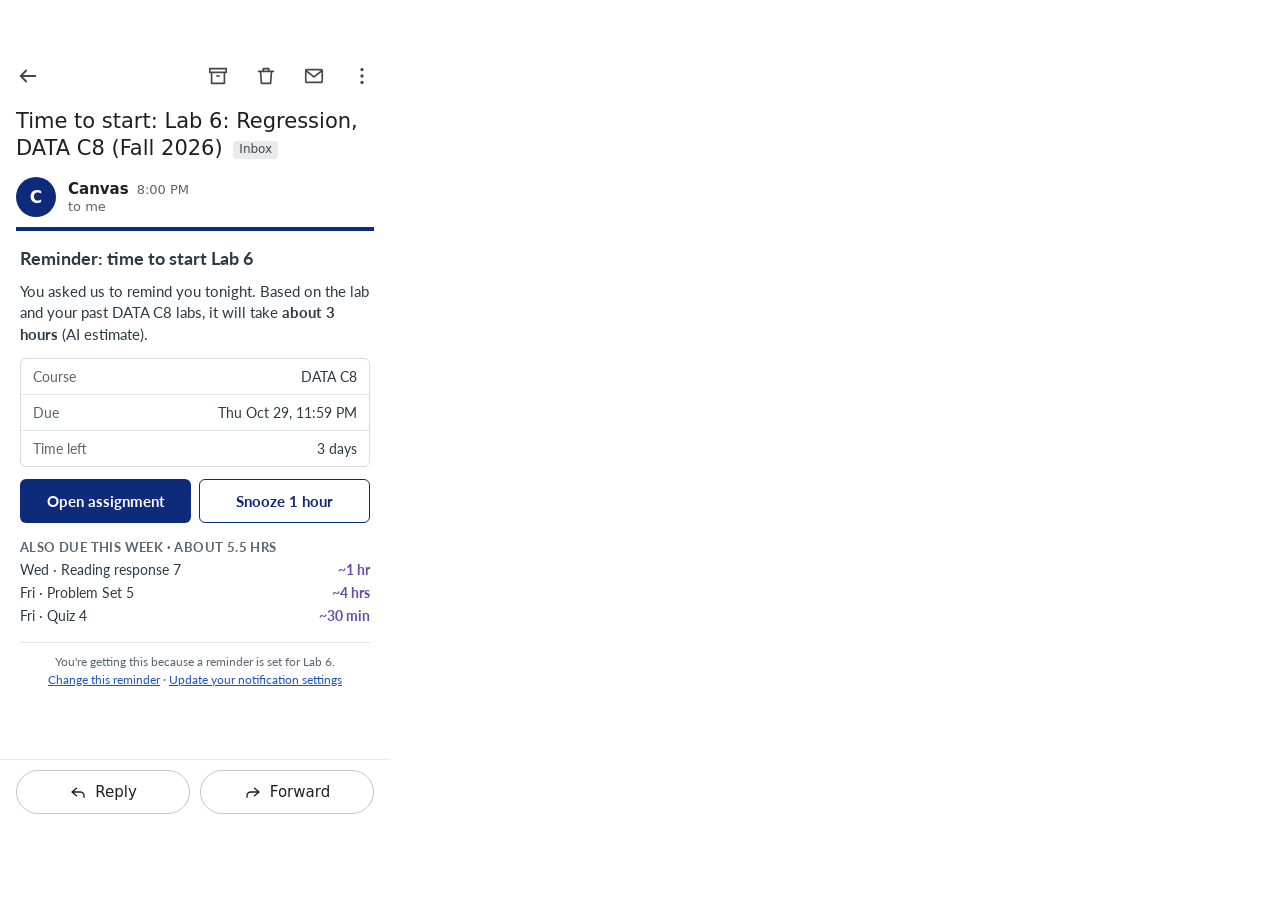
<file: 8bb116d3-59bb-4d1b-82e1-60a7c8983158.html>
<!DOCTYPE html>
<html>
<head>
  <meta charset="utf-8">
  <title>Reminder email</title>
  <style>
    * { margin: 0; padding: 0; box-sizing: border-box; }
    body { background: #faf9f5; display: flex; align-items: center; justify-content: center; min-height: 100vh; font-family: -apple-system, BlinkMacSystemFont, sans-serif; }
    #__bundler_loading { position: fixed; bottom: 20px; right: 20px; font: 13px/1.4 -apple-system, BlinkMacSystemFont, sans-serif; color: #666; background: #fff; padding: 8px 14px; border-radius: 8px; box-shadow: 0 1px 4px rgba(0,0,0,0.12); z-index: 10000; }
    #__bundler_thumbnail { position: fixed; inset: 0; width: 100%; height: 100%; display: flex; align-items: center; justify-content: center; background: #faf9f5; z-index: 9999; }
    #__bundler_thumbnail svg { width: 100%; height: 100%; object-fit: contain; }
    #__bundler_placeholder { color: #999; font-size: 14px; }
  </style>
  <noscript>
    <style>#__bundler_loading { display: none; }</style>
    <div style="position:fixed;bottom:12px;left:12px;font:13px/1.4 -apple-system,BlinkMacSystemFont,sans-serif;color:#999;background:rgba(255,255,255,0.9);padding:6px 12px;border-radius:6px;box-shadow:0 1px 4px rgba(0,0,0,0.08);z-index:10000;">
      This page requires JavaScript to display.
    </div>
  </noscript>
</head>
<body>
  <div id="__bundler_placeholder">Loading Reminder email...</div>
  <div id="__bundler_loading">Unpacking...</div>

  <script>
    
document.addEventListener('DOMContentLoaded', async function() {
  const loading = document.getElementById('__bundler_loading');
  function setStatus(msg) { if (loading) loading.textContent = msg; }

  const FONT_MIME = /^(font[/]|application[/](x-)?font-|application[/]vnd\.ms-fontobject)/i;
  const MIME_TOKEN = /^[\w.+-]+[/][\w.+-]+$/;
  function toBase64(bytes) {
    let bin = '';
    for (let i = 0; i < bytes.length; i += 0x8000) {
      bin += String.fromCharCode.apply(null, bytes.subarray(i, i + 0x8000));
    }
    return btoa(bin);
  }

  // Error sink persists across replaceWith since it's on window, not the DOM.
  window.addEventListener('error', function(e) {
    // Failed resource loads (CSP-blocked links, scripts, images) fire plain
    // events at the element — warn only; real JS errors carry message/error.
    if (!e.message && !e.error && e.target && e.target !== window) {
      console.warn('[bundle] resource failed to load:',
        e.target.tagName, String(e.target.src || e.target.href || ''));
      return;
    }
    var p = document.body || document.documentElement;
    var d = document.getElementById('__bundler_err') || p.appendChild(document.createElement('div'));
    d.id = '__bundler_err';
    d.style.cssText = 'position:fixed;bottom:12px;left:12px;right:12px;font:12px/1.4 ui-monospace,monospace;background:#2a1215;color:#ff8a80;padding:10px 14px;border-radius:8px;border:1px solid #5c2b2e;z-index:99999;white-space:pre-wrap;max-height:40vh;overflow:auto';
    d.textContent = (d.textContent ? d.textContent + String.fromCharCode(10) : '') +
      '[bundle] ' + (e.message || e.type) +
      (e.filename ? ' (' + e.filename.slice(0, 60) + ':' + e.lineno + ')' : '');
  }, true);

  try {
    const manifestEl = document.querySelector('script[type="__bundler/manifest"]');
    const templateEl = document.querySelector('script[type="__bundler/template"]');
    if (!manifestEl || !templateEl) {
      setStatus('Error: missing bundle data');
      console.error('[bundler] Missing script tags — manifestEl:', !!manifestEl, 'templateEl:', !!templateEl);
      return;
    }

    const manifest = JSON.parse(manifestEl.textContent);
    let template = JSON.parse(templateEl.textContent);

    // Nested page bundles (iframe targets). Each ships ONCE, in the ROOT
    // document's manifest; frame srcs carry an about:blank#<uuid> marker
    // instead of a substitutable uuid. Every document mints the blobs for
    // its OWN frames — from local text at the root, or text obtained from
    // its DIRECT parent over the relay protocol below — so each frame
    // navigation stays same-origin with its initiator and a deduped page
    // loads at any depth on any host, including a file:// download's
    // opaque origins (where a blob minted by one document cannot be
    // navigated to by another).
    const pageOrderEl = document.querySelector('script[type="__bundler/page_order"]');
    const pageOrder = pageOrderEl ? JSON.parse(pageOrderEl.textContent) : [];
    const pageSet = new Set(pageOrder);
    const pageTexts = {};

    // ── Nested-page text protocol (parent-chain relay) ──
    // Page bundles ship once, in the ROOT document's manifest. Every
    // document mints the blobs for its OWN frames, obtaining page text
    // through a strict parent-chain relay: a document only ever SENDS to
    // its direct parent (which, for every document the publisher's own
    // runtime minted, is another publisher document) and only ACCEPTS
    // text from that direct parent; requests from below are honored only
    // for the document's own child frames, and the ROOT never sends
    // upward at all. That last rule is load-bearing: the artifact host's
    // frame-ancestors allows claude.ai (and friends) to frame an
    // artifact, so window.top can be a FOREIGN document — a top-addressed
    // protocol would hand page uuids to that ancestor and accept forged
    // "page text" from it, minting attacker HTML as an artifact-origin
    // blob document. The chain never touches the ancestor: requests stop
    // at the root, replies are origin-addressed per hop (never '*' when
    // an origin exists), and both directions are origin-gated (on https
    // a foreign sender's origin can never equal this document's; in
    // opaque contexts — file:// — everything serializes as 'null', where
    // an embedded EXTERNAL frame still fails the gate by carrying its
    // own real origin, and a sandboxed child of such a frame is excluded
    // by the own-child-frames check plus uuid unguessability). Shape is
    // deny-by-default: one request form, one reply form, no error
    // replies.
    // window.origin is the SERIALIZED SECURITY origin ('null' in opaque
    // contexts such as a sandboxed preview iframe) — location.origin is
    // computed from the URL and stays 'https://…' even when the document
    // is sandboxed, which would misgate every opaque chain.
    const OWN_TARGET = /^https?:[/][/]/.test(window.origin || '')
      ? window.origin
      : '*';
    function trustedOrigin(e) {
      if (e.origin === window.origin) return true; // https chains; opaque==opaque
      // file:// trees: Chrome serializes the file document's origin as
      // 'file://' while the blob: documents it mints serialize as 'null',
      // so the two legitimate shapes can never string-match — accept the
      // pair in both directions. https origins never serialize as either,
      // and sender identity (own child frame / direct parent) is checked
      // separately.
      return (
        (e.origin === 'null' &&
          (window.origin === 'file://' ||
            window.location.protocol === 'file:')) ||
        (/^file:/.test(e.origin) && window.origin === 'null')
      );
    }
    // Non-empty only in the root document (nested bundles ship an empty
    // island), so it doubles as the root marker: the root answers from
    // local text and treats a miss as authoritative — never relaying to
    // its (possibly foreign) parent.
    const isPageRoot = pageOrder.length > 0;
    const blobUrls = {};
    const resourceBlobs = {};
    const UUID_SHAPE = /^[0-9a-f]{8}-[0-9a-f]{4}-[0-9a-f]{4}-[0-9a-f]{4}-[0-9a-f]{12}$/;
    const pendingFrames = {}; // uuid -> [{el, frag}] awaiting text for own frames
    const pendingRelays = {}; // uuid -> [childWindow] awaiting text to pass down
    function mountPage(el, frag, text) {
      const pageBlob = new Blob([text], { type: 'text/html' });
      const u = URL.createObjectURL(pageBlob);
      resourceBlobs[u] = pageBlob;
      el.src = u + frag;
    }
    function deliverPage(uuid, text) {
      const frames = pendingFrames[uuid];
      delete pendingFrames[uuid];
      if (frames) for (const f of frames) mountPage(f.el, f.frag, text);
      const relays = pendingRelays[uuid];
      delete pendingRelays[uuid];
      if (relays) {
        for (const cw of relays) {
          try { cw.postMessage({ __bundler_page: uuid, __bundler_text: text }, OWN_TARGET); } catch (err) { /* gone */ }
        }
      }
    }
    function ownFrameWindows() {
      const out = [];
      for (const f of Array.from(document.querySelectorAll('iframe'))) {
        try { if (f.contentWindow) out.push(f.contentWindow); } catch (err) { /* detached */ }
      }
      return out;
    }
    window.addEventListener('message', function (e) {
      const d = e.data;
      if (!d || typeof d !== 'object' || !e.source) return;
      // Origin gate first; the structural checks below (own-child-frames
      // for requests, direct-parent + solicited-uuid for replies, the
      // root's never-relay rule) are what hold in fully opaque chains
      // where origin strings can't discriminate — a sandboxed root's
      // FOREIGN wrapper still fails all three even though both serialize
      // as real-vs-'null' rather than matching.
      if (!trustedOrigin(e)) return;
      if (typeof d.__bundler_need === 'string' && UUID_SHAPE.test(d.__bundler_need)) {
        // Requests are honored only for this document's own child frames.
        if (ownFrameWindows().indexOf(e.source) < 0) return;
        const uuid = d.__bundler_need;
        const text = pageTexts[uuid];
        if (typeof text === 'string') {
          try { e.source.postMessage({ __bundler_page: uuid, __bundler_text: text }, OWN_TARGET); } catch (err) { /* gone */ }
          return;
        }
        if (isPageRoot || window.parent === window) return; // authoritative miss
        const waiting = pendingRelays[uuid];
        if (waiting) {
          if (waiting.indexOf(e.source) < 0) waiting.push(e.source);
          return;
        }
        // Never-answered uuids would otherwise accumulate forever under a
        // request spray; past the cap (far above any real page count) new
        // relays are dropped rather than remembered.
        if (Object.keys(pendingRelays).length >= 128) return;
        pendingRelays[uuid] = [e.source];
        window.parent.postMessage({ __bundler_need: uuid }, OWN_TARGET);
      } else if (
        typeof d.__bundler_page === 'string' &&
        UUID_SHAPE.test(d.__bundler_page) &&
        typeof d.__bundler_text === 'string'
      ) {
        // The shape test is load-bearing beyond tidiness: the solicited
        // check below uses the in operator, which matches prototype keys
        // ('__proto__', 'constructor') — an unshaped key would reach
        // deliverPage and throw, painting the error banner.
        // Text is accepted only from the direct parent — the document
        // that minted this one.
        if (e.source !== window.parent || window.parent === window) return;
        if (!(d.__bundler_page in pendingFrames) && !(d.__bundler_page in pendingRelays)) return;
        deliverPage(d.__bundler_page, d.__bundler_text);
      }
    });

    const uuids = Object.keys(manifest);
    setStatus('Unpacking ' + uuids.length + ' assets...');

    await Promise.all(uuids.map(async (uuid) => {
      const entry = manifest[uuid];
      try {
        const binaryStr = atob(entry.data);
        const bytes = new Uint8Array(binaryStr.length);
        for (let i = 0; i < binaryStr.length; i++) bytes[i] = binaryStr.charCodeAt(i);

        let finalBytes = bytes;
        if (entry.compressed) {
          if (typeof DecompressionStream !== 'undefined') {
            const ds = new DecompressionStream('gzip');
            const writer = ds.writable.getWriter();
            const reader = ds.readable.getReader();
            writer.write(bytes);
            writer.close();
            const chunks = [];
            let totalLen = 0;
            while (true) {
              const { done, value } = await reader.read();
              if (done) break;
              chunks.push(value);
              totalLen += value.length;
            }
            finalBytes = new Uint8Array(totalLen);
            let offset = 0;
            for (const chunk of chunks) { finalBytes.set(chunk, offset); offset += chunk.length; }
          } else {
            console.warn('DecompressionStream not available, asset ' + uuid + ' may not render');
          }
        }

        if (pageSet.has(uuid)) {
          pageTexts[uuid] = new TextDecoder().decode(finalBytes);
          return;
        }
        if (FONT_MIME.test(entry.mime) && MIME_TOKEN.test(entry.mime)) {
          // Strict artifact hosts allow font-src data: but not blob:.
          blobUrls[uuid] = 'data:' + entry.mime + ';base64,' +
            (entry.compressed ? toBase64(finalBytes) : entry.data);
        } else {
          const blob = new Blob([finalBytes], { type: entry.mime });
          blobUrls[uuid] = URL.createObjectURL(blob);
          resourceBlobs[blobUrls[uuid]] = blob;
        }
      } catch (err) {
        console.error('Failed to decode asset ' + uuid + ':', err);
        const blob = new Blob([], { type: entry.mime });
        blobUrls[uuid] = URL.createObjectURL(blob);
        resourceBlobs[blobUrls[uuid]] = blob;
      }
    }));

    const extResEl = document.querySelector('script[type="__bundler/ext_resources"]');
    const extResources = extResEl ? JSON.parse(extResEl.textContent) : [];
    const resourceMap = {};
    for (const entry of extResources) {
      if (blobUrls[entry.uuid]) resourceMap[entry.id] = blobUrls[entry.uuid];
    }

    // Artifact-host CSP (connect-src 'self') refuses fetch() of blob: URLs —
    // consumers read these Blobs directly. Survives the swap like the error sink.
    window.__resourceBlobs = resourceBlobs;

    setStatus('Rendering...');
    // Page uuids have no blob here — they ride inside about:blank#<uuid>
    // frame markers the pass below resolves after the swap.
    for (const uuid of uuids) {
      if (pageSet.has(uuid)) continue;
      template = template.split(uuid).join(blobUrls[uuid]);
    }

    // Strip integrity + crossorigin — blob URLs from a file:// document inherit
    // a null origin, so crossorigin forces a CORS fetch that SRI then rejects.
    // The manifest bytes are ours; SRI protects against CDN compromise, not this.
    // appifacts: only on tags now pointing at OUR blob: URLs. A reference the
    // bundler left live-fetched (an absolute x-import, a runtime dependency it
    // could not embed, an authored external script) keeps the pin it was
    // written with: that fetch is exactly what SRI protects. (A crossorigin
    // on a parent whose child carries the blob — <video crossorigin><source>
    // — is left alone too; the attribute is then the author's to drop.)
    template = template.replace(/<[a-z][^>]*>/gi, (tag) => /\s(?:src|href|srcset|poster|data|xlink:href)="blob:/i.test(tag) ? tag.replace(/\s+integrity="[^"]*"/gi, '').replace(/\s+crossorigin="[^"]*"/gi, '') : tag);

    const resourceScript = '<script>window.__resources = ' +
      JSON.stringify(resourceMap).replace(/<\//g, '<\\/') +
      ';</' + 'script>';
    // Inject after <head> so the DOCTYPE stays first; prepending the script
    // would push the parser into quirks mode. DOMParser always emits a <head>
    // (synthesizing one if the source HTML omitted it) but may carry
    // attributes through, so match the full opening tag. slice() rather than
    // replace() keeps us clear of $-pattern substitution in resourceScript.
    const headOpen = template.match(/<head[^>]*>/i);
    if (headOpen) {
      const i = headOpen.index + headOpen[0].length;
      template = template.slice(0, i) + resourceScript + template.slice(i);
    }

    // Parse the template and swap the root element. Scripts inserted via
    // DOMParser/replaceWith are inert per spec — re-create each with
    // createElement so they execute, awaiting onload for src scripts to
    // preserve ordering (React before ReactDOM before Babel before text/babel).
    const doc = new DOMParser().parseFromString(template, 'text/html');
    document.documentElement.replaceWith(doc.documentElement);

    // Resolve page-frame markers: mint this document's own blob for each
    // framed page — from local text when this is the root, otherwise by
    // asking the direct parent over the relay protocol above. An
    // unanswered request leaves the frame on about:blank, the same
    // degraded state as a refused embed.
    {
      const MARKER = /^about:blank#([0-9a-f]{8}-[0-9a-f]{4}-[0-9a-f]{4}-[0-9a-f]{4}-[0-9a-f]{12})(#.*)?$/;
      const needed = [];
      for (const el of Array.from(document.querySelectorAll('iframe'))) {
        const m = MARKER.exec(el.getAttribute('src') || '');
        if (!m) continue;
        const text = pageTexts[m[1]];
        if (typeof text === 'string') {
          mountPage(el, m[2] || '', text);
        } else if (window.parent !== window && !isPageRoot) {
          const had = pendingFrames[m[1]];
          (pendingFrames[m[1]] = had || []).push({ el: el, frag: m[2] || '' });
          if (!had) needed.push(m[1]);
        }
      }
      for (const uuid of needed) {
        window.parent.postMessage({ __bundler_need: uuid }, OWN_TARGET);
      }
    }

    const dead = Array.from(document.scripts);
    for (const old of dead) {
      const s = document.createElement('script');
      for (const a of old.attributes) s.setAttribute(a.name, a.value);
      s.textContent = old.textContent;
      // text/babel scripts with a src: read and inline. transformScriptTags
      // does XHR against the src, but blob:null/ from a file:// origin is
      // silently dropped. Inlining makes it a plain inline babel script,
      // which transformScriptTags handles unconditionally.
      if ((s.type === 'text/babel' || s.type === 'text/jsx') && s.src) {
        const pre = resourceBlobs[s.src.split('#')[0]];
        s.textContent = pre ? await pre.text() : await (await fetch(s.src)).text();
        s.removeAttribute('src');
      }
      const p = s.src ? new Promise(function(r) { s.onload = s.onerror = r; }) : null;
      old.replaceWith(s);
      if (p) await p;
    }
    // Babel standalone auto-transforms type=text/babel on DOMContentLoaded,
    // which fired before we swapped the document. Trigger manually if present.
    if (window.Babel && typeof window.Babel.transformScriptTags === 'function') {
      window.Babel.transformScriptTags();
    }
  } catch (err) {
    setStatus('Error unpacking: ' + err.message);
    console.error('Bundle unpack error:', err);
  }
});

  </script>

  <script type="__bundler/manifest">
{"79942cde-a660-424c-8bde-effbd5c14b22":{"mime":"text/javascript","compressed":true,"data":"H4sIAAAAAAAAE6V9+2PbNu7475+/QtH1UqmmFTt9bJOj+Lo03bo1bde0e5zjpbJE22pkyZPkPGb7f/8C4EOU7azbfW/XWCIpPkAABEAQPDiwvjt9c/[base64]/rsCjPxslkod9viqRSz9dhuuA+X7t+NciGAWcf6ko/YG3V3ZznYyvbC+zybjbKU7uftWzbxyK98SKLqiTPrNeOu4Rmysqqgpski/[base64]/Cq+cVINRoUXEYPX5IRW2338e21PCWFZ/NUxiLn3lJlvHi+w9nr9nn0uf7+9yr+G11kmcVDHK1sm223Vo9K1Vj0AdHOEqn71+Ug9+Ph4/c/vGBx295BIX+cuRpWFavspjfvh079tEB1nIsgMWDIGh3Vyt+hF2FEjtqyKGGMk0i7sgyrWzQGXopzybVFNCWlQEiBcz6u7AoeQFTOceHl0D55wCubAJ4b+OwD6bVLLXdfzoTiYZNiDNR/i8zkSP8y/398h74m23U8P8WwS+wX1YoSmMb+gN8WfdSDlPUq4q7ZRb8cP72jYABfL+OwiqaLr/w/Zrmb7Uy+ENObMperZ4XRXjnJSX9Opn7xb6omc9YHnDvgczc35eV10mBbqVfJ4oai2C57gGDdURlpQUfSsZ5xe9Kh7tuCWiwB1U8sPf3nWJQAr+DPxr2onvmN4UrsaZfNLudGzB/RzhP4AxohiRQYx7lMf/4/tVJPpvnGfKITAF3LZoEBC3naVI59gFg2TyfOy5U8D7PgfV4BQdMACQ+uPDi6MJDVHywEr/9BwfMtnVZYk4vquDT/1nwP6+M2vTlNE9jXixHsAZNinyRxX6Up3nRniW3DiwXZTEZsWhRFNCzE8ywvv43q4owKwETIM3tUXWWNcoLqMfvzm9h4UqT2PpCNU87f1VPuwjjZFH6h/Pb3ii/bZfJn0BxvsyElF5+zYtxmt/40ySOebamz/8DEzIuwhkvLRhfOYWVcNn5tzG49jwvE5wQv9vp/Bs7scaHnSVkvqgZAYowQ0qugKXPoDubQGR/XTIB6izm+DRLyhJSl7qpggM5J9dcA+Fvz8bTv4QifewbBf7+YHx/xIFQ+D8dlPoO+TtyI//hQ9UpPdxwBCgCTK6XZCWv/E5vnlM9bX4NXwDxAyHsAEUK0xkW7QniBhLKN52YTxiAJHQOu1+xbvcb9vVXrONahwAVkfzkK3Z4+JQddrvM++apaz3+6t+7Pnj2+N/udoOIddx/goiCSNILs2QW0gAUclld70lp8RBksgTEpyyp+D+AcFZN29EUxEEna32DnGijgPs/z8HOmreK6fqX9cjuAf0/4wnrXSymzVG+Ws7DOMYuPgFG8TVQ9xjQxO8C2zgAWFqLpD3LsxwqijjTT6pDAp2/0JevNhnLDdBCewQAu/LpbxsT6i5uk2WcAL8N7/wkQ4xrj9I8uurdJHE19Q/5rDflyWQKfYbHDSak+gmpVRKFaTtMk0nm49oMPKuq8lnPgKnAw6eAnfKf99jtbbFRKtVh+J/39B9zyS0GoCoANaJolySs0JzvgsciKzh04prHS5yl9hhQLr3z75kjKkIU4339FGDzT+bs3sXgb2Ngd7OGJoQeA4QUF5II2LEgsR72NC8r+g1Lhamb3LkunOaTJNosprlalc99RO2Ujyt6+LNNEqZ/2H3y1ZOvHz978lVvFt62BUo960TTzb49g+nvdnBWawD8a9TpdA47ckr/NR6PJe0c/i3aacIDqK93MwV21aZCPogs7ZsinO/ixGLYB4+sswQHXFrv3r968+Hy2+fnp69fvTm9PDk/R8UynM/Lgxs+skCkuQIOBRptm9/O86JCvfhicdjpPrGuOJ9DV6qp7BV+WN5lkYUaV2po1KDxTkJYHqxQaMyg8/K5Zz06EOv8DNTr0JqDGF5ZS1nXf+aoRC+tWVhMksy3Ot7TaNaz1jKbtFvOLNJqoZjgBdBEEoOmF17nSVwX/hf2BKQmpp+sY40m8LHkAVa4qPL6q0fMeqR5Nj6GY4Cl7qAlOixW5XYYf16UUAW/RRXYagPorpKqfX8RXQsiRQxiaHucpFC/b+EsWXvJDIEdZkZlXyyp69QrQDvmyPus9jfflI06jRKLQiwWltfpdMsv1AdIJorDoGBufat7T7XQxxQwGGcDMeQL1SKHRiwDLcgCnMlwMTTrJWaQbPS3s6uzYvbw7yf2uQpsXGfZKI/vlorT4+Ivsaqz1qihHo4VXpjl13at5L8ig4uQ/[base64]/SK47FeVc+mS0tZb9D2lVoNK6S3moH/z72FGoP2FznLXrkdgEqa3tSuHWsK07rTdsARymjYgO06uhZ0i8ZI4sCUa2axU2twvSTV1EpftcU/[base64]/ch8ZYACBantvAoOfh88b/83bP95+WAonzrtb+Dl0QH7DrPb/Yu45Vx48NcFLlLP4DvBfRTNSuNVBgRRJDOnSb5kPRt0hkEQ2I69v88HXBo32l1KdCHxJXEmxWqgdi4taV3W7rpq+vLgWyyHNeaq9SIwi3dYLs1zaG0zc2R6K/fyuWwf6i1vEqQ8TIQKgQ/a2CNfdqSAl7JHyXtm8p5ObhYuexIVjJIlWawUAPZsOci9xiBdbWO0q2LBdaGOTh6HaVmnd3U6Mhq7wSgxB3sLAh7Z7WOd/V0llgHu9t8sZiNACe76ajKOg0PAWtnPh/bD1Ur1+aHtbs8aZvYbk+T/gizdXCNeGgaqDtGXWK46PX5U6dp6vNVyodPVgEsccbNWq8dT1IDrZMQSJ2u3YdEIgo5bQ0KByjBG/o12qdWltttCI4RV2NLAXq3yHT2htKHKdCGz3daZ1CvoIeUFqtAegg4qbwlMh6/QSMqPsSQkt1XyalW/7aF9ba/SCM0VVblo/kiyBe8pzMeaD2UV/bxF2Ig/trIsCh2BM9AeivV6baBJDa1fqiYxZ7CWIk3waoOOEYgAKmB6OPlDWIV5bd4mMPeKo0y945Rmg4J659mqelzUxMAKYON1S6vVjvSD34HxHIhelKoXeZBDD0rRg1bQbZV1J9Z6NmTDA1vgQRl0YdWEqkU3E93N/f3yuNOjWckGifqmNGZdJQ8R/[base64]/ENElF+qBPxDRLHsG7ViWOSXKqiTing1fgKP5kaldgsCuckjas0+W6vWa53MXF/9TSDEfPSkUlcvoL8CSg3d5wBzNgQ5IJBxqohjPkPE/Bpmt+8BNI5h8WWg3JKSiZqay9BiC3p6R1oEBbIoNEVR2s1VJ+npSUXBfwF1S1OSgRQrB7eJRFMPH+VyQeV/h6ElIpjjahy4Rbu7E3+c5gmKEVawjpkwcTPzqN8zq00z+fWDJpJ5qCLzhYVtJDlZ3m8gNes/hDKZhZqOuUrskUB+oXxW7Eh/MciKeAzkA85islWiTXDDw9nKS8Bf2i+YUVpIMb3gBh5FgGeX/l2np3gg80gZRpmE05J9IRpSTZfVJj0Ch8wBbBullDSOT1h2hW/A8k8w8Qf+d0LeJSpi7lM+ziXKSDMlqVMfIfPmD7LQchTNZzhi6qDckQtlC7qoVSORgqdcYpvOi/l4TXXea/xDfPGOPGYTBiAKaN0QXV8C7/[base64]/Bcpehe6DKyK7qE7I/O1+aaRqlXKpUgoU0rCoA6AWtbs5+r4JPT9we/H9sPhyt78Ls9fGSvHg5+fzh89NB99In9KFj1ez45vZ079pFz2xZmmRUow+LJdezWz1XLdg+ObWZPElClC1FtcHFRPlKV0ouseRU4/T18H0Cz7gqaD4bY2n+brTlHe+12u3+8wt8BlL+4OB8+6rfbe/1jd+UcOWKrfkWK9QqJPAS2u6qSKuWu0w/wk4PjoWu3CujfsevUdRxdXBxcXDw2CpFLA1R7NACFDdS24eB3kfNouyY1zh9AnQsaY6yH6FyU0CDUNWwNqDqtCg4fYeegaOAeTGrt79eGswUPjrneM/6hYk7OClbCIoqCklCH+7lftH5plfXWMjV0MAGh7Nhu263Eq/LX+Q2SWslB0q39X/Qn/4WaQZDFukGSCo5zrWz3uV/0M6dwW4mfoRpZy7a/CStVUFfzI1STMagIqrCP7BZvgcB8fHSATwAul5mFD46mPJ3B4n9Rro4BBAmzj9AwR4kPululLw5EFkDsWJQ+0MVF3QS62tQAcgYf1v4ChjzimjU3Ue2gD7ObtWw52zjZcpZt6FOL7/Ja+ohw2ILpQVvMOwyNoOLiVFb5x/lcz0RdxU+V9PEA1QRZQEkmJbvdJn3lgCoS0yq0zErr8+SNVaEQHZXlyzQPK6WS2mN66ylcqrYxhAsM4RsYIsd48Lsj7NKrWf7nalaucrct28/cPn6Y+Vk9hrKBuQ2jD8c9zUoJNj0QbLR2yIXpAH2CfGFly48629qYYYPQhhBQRLag1S/8j4CtQ/1BjiqP+ECraHWf3zbdubRqVD66WF4sgVOUwCdaffdiDf+Vjx4IhclU6AbdodYuguN3QKCgpdNEJiC2LWLAOHu5rEeMnlACDgfbTRxMXKMyLuRmSfD73T7WXrj9vm37het9hgXUsW01LDS5GUhZcRMrCT+w/WKB1k7UiTFpXuRVjv44dn+v68N8931gsYLzobWqPWytBO4JntUGpvVAo6AwdfHg4HfyfdK+HG0HUHEVVlXhth2v5ZrGrYw32BvXnmNqbvrLK0AIH+FKTlHwdDhcC5cibC/nWmsYSJ8toFBhVGU2CN0g/NnAEkL4Qds7/CTULXhQv3w2AjmbKa8jZtMOA8gFtrIbw6NQn2h3AasiDcsWyy5ml7yq30GZoLXWDuegIFSqKVEmy1V7t7O5PTRstYUxR3s596ZhCXjTpEWDvszSzt7B7xszU08MzG6DMKBrrpzxsojiPFLzL8AmX6I0BAlfviSxftJpkbBVo6csaaEyGeZdPRZ8rAujARukV/Ueo5YC0mSZ3gFYyCGRQLvZV+V/Z2+NgnLy2X058b05BbqD3pdZY+12gdpK4ApkT0zkw/0LnPJIzj0qkfoFrQaIWEk2QbQEkRk4QQSzz6IGAhcR4lIRCVSZg1yMMiJ1jRBYbSc38Cbk95iIWR4kEo2EZSff39+LVIpaMgwbl0QJbB0NjoI/M1to7CVwHck6NcsqWwcuWieBB7m+4CE4RPh4R0EfLX8b3nsF2q72Uu6UwMkbtlXVuxrj041xmivYRXWRXRS4iNFe0bZpfK9DLntqnVE7chxJupqX/sEBYFk9+8grgGVfoypPO3XIGqM8rflxENCXvrI/imrgLVOmyVmYpFWuC1Soebj9vY6/B0VyQQVV6Nv7+4Jl+sA8JvziAMTg8nriqp3EWuIjMNIIm7t9e11jt2/BDVdFkgak9yYROGKGbaxXu0DV3AT8k/aU5E6AFgRV0ZxMlQXBtjB9TPnGhuSfuEsI4CZPWPq7VmbKhLas6nLJn/z4afdwf/9PLwJVqnBcpr4uXVaqdTshX0ukwz9pOs/CeU0TiZKg9pqOqpW7Y5BZMBhuiSfia669X/n93q980168rPycXaOPNu/[base64]/r4sdCF/xPCRFWwTDJ/4D05ZB3WZSBcoGFjINy0vsb3JHuLKaKETMNaIOnwKfO6DH8gzcbEdpLZjdpEKtRpNypVhWWOWfmaxSg6RYtRErVH/M+EFxegCz1y2v3BRewNWy68sH+ecAHyVlLTxVxOtJhbTcYdOYNdldA1OEdVYxrulsgVXLhz1vthPYU7UsGCRebtTeZEFavcfgToMvQF66BdM/VZSDyh3nSMlQioNmI2NiAfOHI7LQeJkDYe9fvhELfrjQKPsUBYF3gypNoGpNaycOih7fXO2SAx1+iaLgpd3KEuPDBl6qNOv+NXx91+1zfkbqyEztqwfAjCut6aefyogs4+fuTwduW2S+hmt122EzaGtIylmJO3M7c9ZhHkjNspuwyug2PHCR9dtxIX/pTwhy1EYgTvKSaOMTGmxMePsOjhI1GYiHESFHqL7hoI8/ro6951vTc3Ci6didsuEEhnYTX1wlHpjNyjLm8/U0BZQAk5WVdBjC9m4StZWGzYTNrB6OBqja3Ngg47D8SWEPbivD07xpI9F5s8KvqzYOKfBxM2CZxZ69w9OOwZDRLNprhL7uA2+aMLjzbL+z4ftFvDPm2ZC7PKv0kjSdgCC//LGYAoHLbHw+Xj9Uo/PzGenxnPX6/p0++Cg3sbMS0zM+7IiQ240NUltdTsWx9uyOo0rai3gHlV7qNa+lLHUhCpaxEuCdJKkESByKxeSuGBsr8fqtlbBAmQQFNdAFQItxLxwwVQcAzEvIB/saphEvyhiCdB6mLyJaSX2tYxrmBOWg58G2uqyI+6/QrUf1HTOFjUnU71i+j0eH8/VVCYcmeMql2Kf7jCrCgopO79nQt4X+oX/Dza37/c34/kYgLjuFQuBhoQhRQ7v0MAlPqFBl5/F+t9yYXkBM6EzWCNnGDmYAbcYymoxrY12QAi92ZHqpbeTOynT1rBAj5gs6NoozPnQYQZ18El/ozI0aNzEUvd7BxW7mbKtduDykZ9hOe5f+0DrPWknOsZucbp0LCfrDdnQSPpH/Kg33IT64ylvzK4mMQ7ImhSNJzqUZc/cQ/wT/3NlKt6Nd/GWliBvxki8Dg4Nip54IwPDp8+dR/hH8BG2Uz3GbrAxWTldg6Z3SGHq7yeoierVWG89Z/[base64]/T1G6KCrN/cHpDlAnSf5nd9EFovydXK9Uv96O7vJ0JiFfYd8Y2w8IgiDLQO3F9566Tu2qVFJArGxAA8Qyn/BWpyouAjppKB7xftcAS6NelliXRsh2EC/+wpCKw3qxLmD1Tul4WUpr15yRdxfoKmEN3CM2Bpwk1K15PtKUhGhp2vjR4pewLMaocEPRuarYZFEpKxoZlMswZ90eODJpWfRFTbZ9xIPuEU2M0SgD2Uj4aVl/Bc5zZaQnMQFPu+GkQwo/[base64]/NWKgbkHMMhZsWs3xnUnwj41r0Dsd8lNLh8GtX2gedxTKblc6hY1y73c0GiV9/Om/6028QJe1wejA9rNkm5YnZ5T2xUcELhCL8tj/gFGDzj4Bh6909enZ6dvPly+efviFGQytFZsngWWHJjJtS+HxcrYnbLGaHQIPbKTYpWlmwArXrvAhCJhaFXSURF8rhMZrbaOA0oKYHkhtgjGwKCCYxAP0amVhciuNPxK7/IyzLIcnYDjwBgyK2vgfRawE5+Ilabu2FAtdyNOupvrieMJtEIK1DCWvlGtcFZbYPtw+quAmZIH77g0VdZl93aAeIcNhwcVHSyuwglyoA2RV8lHcnlEzti/Ed33VWIytvvXZprm2f3zjaJim9Huo482bVpymaf3v+3+qfzmrfglrjDVPk410U02fAKdqg9TJA8Y9G23ZV90gGh7U8HnOFqKphX5YXMX4z6Uecq9mxDEF3tQn8AZWnarUVWN6C3bh8zMFFDuGvswAvg/o6yBll1BzZsbWAKke8qCCNzXLGIBE8LZ8ZH51iwg+zubXXpX+7mDIRheFuEEaZUtgeiBv6LzttwLE1hPhjon3O9q1T3pKT0E98iSWnMJ9EZ2gaDRBzHf5Df95yABzENg0tROyPSySq5u4lydVZ8ztNcsUUYKX3MX3Bjq40TtIH/cKcmLNq63f7ux+hAftAeAt2gDn1pt2dZ6bbu+AxhU7MqzMlRrLFWBOsQlXNThPSwtwInqzhb2WNdHaCclua8p/jh2N42dY+z89ryEazZ2fQQw1qWtppAAyxtgKIxVIMTfGTmMVbLJMWCpiag3G2z9rVNtBF5Ik7KiY/M27n9s5oYl5aEvnw0iuJbYN8uR1Ggef6XTT/Rtx2bdDnJdwSXRWnlvFxRGh0zw5KWQYzmsIgonm9CNkLzHW7gJGvFxpy+KFMRwU0ca4v3B0HcitSQDLozZQ8HiLOxHYD9sJa2Htg5+AtoPVmM5D1tyjqIWeliDtDxAg9muyU3XLBIUd8kWjbMcQIshgxXav2QPhAf0Yq1HtqOmxZqVoiapazsxgGbmimmu5/n6i/NMqtD9E701gVAenZCCXICq/xbkCxHwQc2kmizgKoDLcrJSmKyagaRBfeykgIV+c6JAXkmDAj4AHWEnmYz1+CN2CW1E1NoljF+G3NAQON3a7WoOkFQ82qNspkfqTJjEQBQE0SNu61O2I8f4WJtkNxto6JMA0M18daJpR/UqK5JW0ELPRSHnoiGCJ4bIvQ5QiTYWWCS98cbMpUxAVVuCCOaX7PLSkN0vL6Hnr2IQ8CE5L6tz7JRf9kH6LekUjxQlDWE1ZhMUVhM1G7NgAiVxXYzFqv9OBHpZzrRQPKuF4v19KbQCo0smmbMAfK91kcUgHgYzZcEZa6OUs/DUpnkwFigD3YDBxTTMiUu0mnl6ylAcWJg0dP5FGtLfttFjuz1J81GYtskVuaasv/hsF/4pvLR3Ige2Y9Nm1z/pCrq4bKFZEe1qXmKH7ACgmFwR++phY0sad5tKpUaUA/XY7g5922ZhMAqODy4853N5u6rKW9e56K/+tXqgN2dH0DfIs334a9NRvL8ilvR/J5YoSDWxpJJYLoPxnlxu5QLQpJ9FTT+xpJ9bk3xmQaVxTB1N6qxWe3u4/dKMSKT21PuC4BBu5wDbpkyIBFFqBN47F/bTkaHlXKGWU7ojEATTPIxPb6GfWZg6oXPlsis2UgfwrgNnxK5qSr4JRlhiHtwI+QIRQkoIN5o5zze6g4XmajXC+thNXeM8uAa5fOSyaTBfra5BTITnu2BvulqdC0FlDuK9lJ1UP78jrASWPYcZ2MyE5KnLToMIOUkEmKE4CbsNLvvEiW42pB1kP+1b6eCh0MQfM5p6/xTUNxXMQnnblPZ6XavYd4q4T4Lzvp5b6xOS0CcrIj2PzkaESWaBgIgS4OEzFA2lLDgTZxY+vn9dgljAa1kxBAihbGShLtHDeBNWCPIE+hGnWNzeHr8IwEZAeIPHpOu116HB3/YFOAAKZM2cGtjJKBiDf7LWk3mLIjIetWW37I3rv5GI8T647S/XvoCmCHB1hvbTmlefsDfIqxekcp6QiUqzq9WqmYDRwMSc0sEOlS+YlOLQkgBfBG9gThHsLwwhwIHWQRg8aS4DL/Qy8OL+ZeA9e2EsA+8HJ8PgBRoTz/b3r1CuQLPduSFb1HP9vwGX5Iud8D1xAfIyfVYvQO/rBWgmFiCALVDQCdHSG1yAzFqeO3fsPSC9+DXWodsN5TJKAfio0zsAOoM5FMgcNg5iPwdB134E6qZwIjAM3vrwW7HFOs1ieGItI/N0rYNqm4c08Dx9/HVX7yagx0JxpE5g9opWy80DJz86euq28hYHmITFCXT+OXqtrDraT0l+0LI9ULzz4+PjjrHT8fiZMABc1WZB6a1oEa1byk/dyuk0lUXu6vIQEBLyNShrwnHRuk5inlvhIk7y5uGg5zwAsszhtYU2mwfVUDqFMtT5XZtdVsFBe9lhh2t1GNk8i9wePjq4YyfoheD0/RGfhtdJXqzas/zP9ghkeww5hBukI6hlYAmHq4vx0PDmfGO4HsHiyYMOiA8dkAKE/ZZEPn0olCaUH5XiRGAhvgsDLjLCo3J/fyQP0VYDPMTthq0WmYbgDcntAG3Og1Ce93ykdzFwkdVOxI8OYBFvHaJ2kx51+qWftg57WUtHD+QscqGjUU2I0NsuQKqOTxiE2ppwWZmhDceu1BDC1njzdCaMin7T5jhSHEeqxpFSpLoDOpKawjj2xDjE7rla9jcGA/13e2kQ0WCi1uFa1oQw8DUMouAnUAQHaPRuDDZ0W84JF72J3D6W8AkAzSFoYKwl2030sd0kkEeW8QHPK6t5Uwc+aeZwjmA0CU5aoCbs4sLuH/rdjR61uqL9bt2qbEbOMN+a4XATKBxneByEBJRwc4bH2MB4u3roj7tslKR6eCs4NApjSceW412qhwEeAm759OyqxLV6GEJuQPufs/AWndTxzDbl9Gzh+odLR0FLB3QggTZbO/xL3nPTDot2dpJ9JKevpGVQEnnPNswkZxuiv6yptoMKo1m+WuWw0sTRSYknSPTx4zqxdk/[base64]/NiIRBIGZb0zMIbkEPe+Yf5yQBSMBWKcC9kgp7/aB99hi9q2mNS7KVrvAoXpiksTP05vMx7Nc+5K02pTxSs3dimTemsy3NyaHCsbCu41ZqiNOkXfXtmtW0mgsDiMIUFt6WIKrJvSzImxa9TuqlCQXtc7K86CCeOENpCQVDpppRu6TS5k9vMN/4YBSJSCvgj7b4IrZ+H2RsgxhRqsUeMm0NuRwELPgxt2E8BidgMo7lB5YRdcrehFDQUgemNK7aBPmtl43AUHOxuMhsHNOqll4JmnNbZgYLzgJkQyVDtf3woLtzqEg9KY5E7X6NEBeB9u+AWhBqy9zfHgOZ4v6e9Ic1y/QyC72gCZdUM7hqrCeQBs78YTXhMAPOHSPd/kltNgzJ05E4rMTcNTw70Wu+I3wkWDXQHDuQLJnyagtmuJ91qt6aMNWKaCYrZmqgRq9ANRmbe1QS3S/Y+qtWEwJb8COZq7IOQyC/TJ3p0ybzszWeMwuAMCxaX8sgbpeSCLfbnT5jayzBVuPHOghOveDBYDEPecczYS7tOAG5ikfa6eA2udIRJIu7iwVoyIDq7Qmk3s9h0Puh12XQWPOx32govNeknw11W/DjxyXYGEAOyT9HPbN7YHP2+5Win2LJYJacE2XIgcuSWGe/vLrDZer41S4wA1BKWK5GLRAHboDnWX3kmARMGxswSELMMJ919wEBvXaN0Wvv6CEpMxbgv1UpD4CpJrUlbRzg0LRW9KQCX04mDYHVeZZJblNL9BKVr0KUUHASWgEBdPccUOHRltKlcrXkqJ6zUbcYzpFgpY/yzpQwHuFSkjPweGM+6p6er2c9+j9isz0houg5BBFTtCZXsVENGLTorzcljLB6eaJiWz50LlZ+qdYtrZbLmuk4SZGQ3u8CriUmEQ6eV6DYMU0biEyIDZojBgbv2Cewy8eo1BK+vSKJtE/CPFOXP+4ttGsbW2fLxI4jPc0YJPG4myZGUm/5Kk6UcMdyCKi/1DkLMAXyQwYSjrGvIfuQFmxLGXMsexX5zQMEAjFZYNPDimUihMv82q1qf/U2igfGp1nLtmsKX9fZ3hrlY6vffJdV6xV+x147zcd7UjgnZN0fSgvdaJIVTapaEIjjECVX18jQziRtHsL4oii1VmAchRfo112xumDy5CMxWoOWFUnbqgfOgQQv7IzqXbTzQtYEXuL2ujYmWsUOqEnFiy26IwLurApXd+YUzhf40Z/LH/3PmRVWjYEaaec/L1rDzJFMwoVI5wVKxq61PG9P6Yz6UlKlch3tC/fgjy5GplY9RF9qwzv7WVhR7NFugO2neAU5LPAokouTB/aj4s+mSMCA2rhn3Mbjm8b1NAcdURIdkII+tShHFVuwNMBoEUUfnFOWFGxhi/WrOk/1/n/pZERFmbKWaZrIWd3gQQV8eS1HkWgYB0OF0fBcaRKx4J/f2FeqgcLRikfC86Ka5uEJ2s2/hWrhiBjHGoFw6gh96PgptZoCsAGZfAaDUJNTicuywXoN/gjRdhMSHfhrLmaPl4bO9mJsR6IDtAXqvZXY0qO3gNLABjVQAwf/[base64]/UFhdwkAbhnJADesoiQdvo/8XF7TcNBzCB4hZlYZjNI7tl9LplH/s2g0r69RYydDu6ou2+tQkM3RK6iIPu/oqOe1JdNIskkl4qkCwUlsDyqwBrIJeQWBvpGq8aeRpzKFWcJgXFZmPIi51t3NvAdh+bJQGDgx1zf82L7W41gIkudc5ix7wu9LwuNud1oQBUQ/[base64]/X0URb+AhxpjQZcU8oLsrMn+3SYZervXvfspZy0rrSk9MvBRgL1m0GbLoMutd6//27SjwwbLVHh3e/f1vK5Kdjvd7PYmM5RMPBUuxnWV8y/QexOS+mNjGaHQoFvDAZpQottuyHT//uC2GDigrTjg8BdV6AH/VSX3iEA4yntmSJmT60li//9It3P2tOjFG93o/SV1KncJ4LKp15BlNoT7NsUREdbM1Ptc3lvucyn0AFjSNip8yU25suaJ2qFjETTzFXNcrS7JHHapGO59xUBhVnXFgaFRRFIrWUjtTR3l8g1obFhUG00Qw16zSbAR9QDLREJIdfvmmy/Mk5PadcaEe21aQ3PRRNqGJnrzrVHWlOTUzjP6mXS/ObTqW/a0woariOEOE7VoevT9HfaaPXdeMqlPGqPXC9TOKZIaph0lRbRIMUYLucTg6jxCD9MdZO7+855taYHGjSK1/mf0WsgHmy0zoZP7wEzd/5/Rbta7FtZfWc/mKsj2UoOJ6WHH/1MP1trSPdvBa81FXPDjmTT/z9g1kB3lkJy0WsmvtXhFXPScVv2ZJiVRlWmBIlqS3Ga0yW2Ah103xbTGtySzjXbIbCMts402ZbZRfe5WsUpDqQr29jbZ02rV4EKaTDb1Mfh040t2P0Y61/0NpERWtmbX+/t/DzevN3Cv8GDK0LOkYEtxyJQovkHTa0aI45xTKhm5PzigyUlWgod1bFYofNAbcEagItPYmxCXHxOmamQ07LeRtuwP2GLz6gJtJv6LGwwWmzcYVLLF7YsMmjkb9xmAsjdGEJVMSKBSWB6vNSJEnnTTQ5gHY5aQ9XqMriWROlqIuuGJH7La7qnNAnhmUA/7B9NXauvajG/TfFQyHmT9bKCtRf+yMQaTDq8hO8VNvMbv+rwOm/YLD3TcoyjOAEFh0Ml14WW8OsjmswMKkvWf7tfeY697sJjFIgGJOF5QRz3AUA99Xh9AVeU0fPz1k/aL7+5e3z6/+/xHZ/zN+bv5z/z6xbNXkz+rk5dpdvbyWf7Lwa8/fTcb89ar8r9ff/jjNHlRRN9fnb3+8dWzcfLtwX9t9sff6lc7zmdbfcPEXf37vu7f5MN3t9M/D7vpz9/99uYsin94e/dHp3saTzqfp9lBdHiYlbedq7s/3nU+3IY/P/3l57g8/747Pn/xcfz0tx8+d23285f6959ROOLpAQI+DtHP7T9feYffeJ0DSted+rHu1Kzz9Y9JnLz543U8/+GP13988/S7g9enydc/XX9OD24//pamj3969fpufpb/9OzpT3nxwzevr6v54ftff/vu25efu3fGTTW/Nnepty9dwRNyfW6EYlGUIbfdzb3VvL8si8jP1z79VgyP5kzQXcLPxI7LLZmh98zQhh4F4W+ega7795sZL2WXf8TeD7QTvX2uFCrdU5t7Ktd78EA8Bvra4pqMfhKgwMWGB5Vhac+Fk6EkHc8W6hUXlSvBngd46lSRNxeue1XwtMOeV8Fj/[base64]/Yt7C0SAdRvO3ZrQeejJKyvAzUnYZo6AwykQgcA+ihPbE0Xm/T7W4lDeZmRsWKNgh+w57LTIxA75M1H4pKkWH5xJf22rrz8avvq6+8/fHgHEs0ViYKLUld3JStb4/VHVM9IN3wV1CMwEdDT58ydEVuOQXqkRQ9DNGAcy9If2IXYr7ORCCXmDPF+JbwCbMRugqW4Pq70QUBjc+33au6eiRZBhGzuEsqdQFt4p8ODrAkPzovA+Ta7cvF0FbthN57MpaXcWdYS6bQZdfZu87Zg1frenNxu7tzayYRyBnfDoOGd5EwxSWe6GreW0FO/7og4vFL60/U/QDgMeQD4Jh3zFexs1uixasLFGAHYDUu11Sw4RXXMqa+7wglvdBbUU/UlPEqlSZierCqnDv2v0nE95l1G6XrQL5+/en36QrXWIDY8i0Hd155dsu/XINAboWuQBSgGMAkyYgAL4fky2T4jTgOf6XGfr4H/XAez/f3ZIB6uVuf7++f00ECCI3sBMy/nHHOxvL6GKtFhn65NVFFtq0h1o2AhfOPiWnJFlBvhSSjh6zBiEwGv1ephlsv5t5DoYst+2IrxCKcD3/jWw1bDeUU5HTFLeHn/XfAr4lrgVgyinzVaAM2EeEzU0kYd0QObbXh7gOCsMDW8BqyhSxl34+zsS7h6DgU868OUq9MoswWA7JN4UQhvBdYSwNey15+svLAAYtYnya8o+ZNH96YszKCGqSMOgRQE64U6HY6nCED2Xyg2EQcvUHPO8hvk18EtohCbaTeaST+C/uQzuUqWEsn835yfJAdhC5dixki9YUG4q5xuoIa6+nZ8HDyvai11x6n9eoIEtLZAD9Xb4mA3rpYhHuSGsUoIixsr7dbzqmXPSm11QUeTD1B9vqicGbuq3HVvK8VQvBpUdavW1D0BTU1YO8ASu/3Yd1JED1puNfprUNWL3G94dm5kll6rlbxByLMGIWMH9vd3Nq3KxbLV82DmSYwDwu33zT5ANb8B4qlPzjEhbsqxO2JMXAsyFpXuIOfrmpyvpbwxwYi7u3oLg/gbSLBJnkiaVJvFRXU7KTMpLXEhoDjmn8WWSSr6JLilp7wRGQAqwq1CKHmMIQLCzFpkV4C+mWqTSC02Qq3cw4YlbCZ9wYn6ksH5uSggOSIGL0WylXoyrTwhk8KSP1ZP4piWH2FcKFqH/EtTayYx3Lgic5d6oZd3PPojp0Ow90rE98Vsc70zym3F20WV4FfQ4rzxrT6kN0757RoEoLSR0sM/7RikFuoGXoW8mGVrDwTnWBfEl7UXRku6cxpvXZ2VfsQxGsLa+xwt8SZZmN52JI4B1lmjrSy6Erg94tUN59DMuLvEDvjdNfCgcgrTe0UJbfHsd9YeXh0s0vDJxz/w3c3TJV0KfSOcTZ52Opj4rJH4TCR+1Uj8SiR+3Uj8mhLLbndZ3zSN94ZT4qGZeCgTH5uJj2XiEzPxiUx8aiY+lYnPzMRnIvGwYyQedmSi2fohtb7AwFdLuvhby8E+JeJNhGuvikSmuCBczQXQCALSvJhZJMFch/Ovl/AH75Omt26HXrsd9X4o3g/V+zPx/ky+Hz6h90Ma8qyz1PfZerPqa/nWljdXYxrUZySKaiH1WSOVKp+N9PciDpWsYlRXIdNlLaO6FpVBFc3zsuDpjnu3MSccldtXba9FeMBl83Lrp51/r718msR8uXFB+9objfLb5c670rEVCh6yjBZFCexBvgJ2dzsd6eVFV/t6o45sUdyPbbPfeHBwhJcEXIzowpeLEUo9eBeLvI0G1gSY6EtQVi/xhmNMkgWdvi/pbiUOXhhfORc3LRcfDhL2E7CKf3Fg43xkswo05H91v8L/bMbxZdzhnD+zWYYvh/wwOnxm2HVAJxIeXaY3l9SnpEFBWR2kC0UifkIM0wvUZxuxzxdB5SmtWzI3DzeUYNVC5XDGe6HQCeOwuLJXK3oWtfQXvoybfg6CRzR9FxbhDO8okOLwzwm/6Xv6Rt+SClFseOL4NlVvu7ryvvjxZfXqFmRDvhd730kzktgiqOO89cO6tizzOSBXnVBl/k+8l5hn2YNP9f3Qxu3sD5aL9Xr7RuhtXP60LV7KtVXcXL8XSP2QtkkbWUgG1ZnQlxw6H+TbeMzqUmIXYpbN6AbtxZrhcTcFkIZs5i4XeCcq3pAYLBh2gtEUiUOidt/Znt7d0cjkBxhOnmLY7L6YWBizv/D5GLfVt004iev6O7qzFelgo0posy8LOa5EZdArJTBBdj/F2+1fo3yTcVBwpA4KspKxA7AgpEb3G/z1ENwk5CGoCOoSGbXYogoSCTiTGutXq4lGKQxIF4LaOK6vxVnvlatVvKeqBUFihMdPUqdE/dUUklzdOdxbqcN7DBm2jse3zpNRCmxNBXVYSMzBg0L97QI4nsU9saZC4MtJVFK0RSGcUvfqdAyQiGrQRnJPyeD34UNvRrdeN75iswaJ/cp3IYO+nxn0jfPa8nUdoN4tt5jQ9YyNcBPten8/[base64]/3908NPZGIopxyXhGlmVlhSmExMOBe//3gVm25sBPl9XZm7rac9X9wzlwd2eNEjfLN/YR4s0n68rJTaO/NBs+e8TjBC2RI7cNLrP1NCIgSMIZ7Pr2nvLuVQb7yuyoSGfeVd9mJtFILC/ULYBBvGgj8Yr0Ta98YMTTWO/JvmuEmBI4vFepeE+pekeh0Kg4SI7U6e6er1aliJ8Db58j4T3Hu9bq0TcvzjcCqjA4KO3fs9B56+8dE3wDdrQsdI3zc5gUN2keZ5B/whubd1UovR4tgknL/kpXo5YwSy4s8OkNpJTIElJOqDvc5yCiiASnY8vmjuOCJ3IgylrWebFAqlS9SPG9/MNBxKVSwJail3RWXDUmJEHi63GtrPVERJSp9ehMIXl2CNeAYeYGryAt0zzmFMVB3nj+06yq3KsJC2DXX7rnqg4sLGBdUiGf39bab/qbPW11fvdTgwRjjjQgZxql4DDSb15em5/[base64]/[base64]/RaxUBlwEA3Za9tpkqGJUlllJxAGCiadFI8Ojr2GCsYWZEaJDbJ2LsjjC165IZ3pejzKDANzBuBMbQXqLmi0Htqnkq4seRQ6B4NDzU/L0ua/ihYQLeW9xh6B7lK8MDbU3zGHLXxrxz87aejIIzoB880EO9EytufiNnK7fUF3EuuQgC7ldo4/UzNlrM5j6nHwwDJSLqiBpyPM9SudjYWthiU2ConmEzWQD+aUcHlhmmE24EMoDZ3UNmgdAFfkFIy8qADC7z4FhYqufuhl/eUn3u8zUqqP/[base64]/Dx/Svt0Qe1tGwvjjxxXejpLl3iNjjtnw7utF7wXg3z1tQLbvu3/h3oHT84INU5Z/0zr+EY8l6KyyfB8YmXX/WVEO0TndSbwA8b20ulsCJYVIcFVIU7zHPcYRYeAP5DdoeuFjhy3Pw98YRHid7zhTYtUJnwOvqIy22jUm4WUUhpy8BrD9gxSmx1V8mod9I06oGiU4HaQ1t+bzb9eP9m90W/5Rb20W07jo6tUZpHV2qDS2x7Cem1PlTu1fukb4SbMrp6iKczXoXBG3UaFB/4dcJvZAF6DnQqFlBh1kEbnNL07+/PgCrqDCz0uaRseVDonPI/l7W7BsDofwIATEzBbwgMJ664NGWxERaBGIW7nKIn73kVplwdWKGU4JI7otsYA0d05m5zNpp7lWpclmRUyq9jjO7Gc3ZnHk2e7KS3ui/7+6J79Rcz0V1FcSaN3lE/gbbRNqCNa6fBb/IKuanb9wYoFhMAHNDo9u6ajNzFQ96b6gzaQe6EIzDuCKFE1r8zoNXxsY/AaQVLgc4YEXd39xYYwB36gPM/Akc+rFYdt9U1zPK3wUcAvRwYFQHupS46UJdI3prRkqBXtf88GmEUw/GtIxlbUFkDxeux8KwQURKsT+KgsqYCfWBZxmj4ZPtOowWSE+4E0ga3CjtuSSPZ0eW/whmq1ZIn0UHl3cAZk81o9FJc5iapphbRo5Vn6Z1ns1uXbYKCfJdud/gu3WrfpdtN36VboJgdc3otV1aNXzXeomxIHL5/2kSsYG/vzj813f4xhVa520a0Uus9CjK5J0Uf1chZoJMG70k1OcNQo5sHC84aBwvc5S0uThQ9EE0hm2Z3AjdazUHinUxSThcax2ZYBITkDgiMBATYKU31KV5vq+SielHEQLoKHC7CTF6Vvbd36rIZUYzWd6jk51KWQ39oKgUUer6j4FxEWBGgoeBXpX/LJMv136+Db9FAeFbPy5nBum/7MlweO9P8+r0xyHqUV4J29dCwjrcguRZJzMtgqp0HoE+N0EdTEY93F+BuRJW4pE2bq92dyf3UknNn9Huqlhy9zMgCYgg6FQvUSw5xS2OlmdJKQ1yJ1hcpaAvnkOLOz9lEHEsQAilb0NHC75GHzOTLD6V/zuJIHDr0R2j9ocM9/hU88qsflXDnR/cKemGcz6t3GE049m+wgvd5XtHxFBBwl4tgvmazsLh6KfWJOcX62UKwNdPX1nyQA6SiuKb0ttYUqf/Q0rK/Tz+ecfGN9DlhClTnJJT5myK/[base64]/Wx/MqzXlXWDch/[base64]/qFEAeO6yCOMfF+aZDdztKPSZDbJ0OPWxg09Nr3HrwbJaf0IHwXsHXbimwWhqgl3oyWSj9+gUAPrm0cOLt2f3H4pR5PSr8wtnDzhaS391/uDs+/pETOPUBoA6o8MtWQ0bl0Eqp1RupDYOa6xFSLhJFgAZSz8PY4t/eyREvJJwUblAeUbZPWxYMhaZo21UtVWpWrvSkG3jUmkDQeOc1OH7yi/iZ9ncO6s2pgOkB5wPvJFX1FiHDWz4rATanaUhvkQBRv8XQoQWVPmw9/d9XkYwLjQtFEoU4IwiB3C8l0WLQX6EN/3qV7kcK9FPZtKLzKp4mpaElyWul00vGhYGsFq7vd0OO/v7r7jzmWO8w2Wtll0GZq+FDnJJhABSq/j1o3Xv/kFfbvQBqzd8ryN22OnAuozQDz1anV3DTr3EZqXshTcGMR1nNRTG/YjeAY9VMVVK3H6KZohYRCqRcvT+foIBj7De2sAb6cYjV2QpKU9eU5SpkMclJcgyDfFPFDKSVF0/7hQLd4Y6pfJaOiTeQ0nPtyQ/am5LIFRNfmiKdVS4Keqpkt9CY75xECsKPgJv0NQCM6FDj/IgQkIETQcgyP7kCozvlTS9TRNSvKb2hckXmpX6NRTfkCu35MytEuveXPEdOow8pg5IKgc4ozUesH6SET4V6PtTh9UQJ50Bs8eeGjkMAZZvYIl3y4JCuvQ0m4B24zs6b43ypToR108d47K7bVcs4NKyN6/lkabUXePCypDNC056mSkzV0Wxu3Dhr3ao6jrAICDvm6ofNewJdfRBv5kh5M+NNYlWEJTJkO34NkMHGDwNB8zg//4fJOWKIxm0AAA="},"a01bde48-2d7a-49de-ab83-04bfc8ca4cca":{"mime":"text/javascript","compressed":true,"data":"H4sIAAAAAAAAE606a3PbOJLf9Sto1pSWHMGMZCe3W6QRTWLLM55JHK+dZHbG51KBJCgyokiFD9uKpP9+3QAfkEznUlf3IREB9ANo9Bt+8fPPPe1n7Zc48niSc+2aM6/AmQw/rGWW+qVXRGliLaLE+pLDEq6epstVFs3CQjM8UztnHnfTdE60i8SzNJb4WlTkGguCKI5YwXOrQvsYRrmWp2Xmcc1Lfa7BsOLsa2Xi80wrQq69v/hYT2tBWiK5BBeQxLuL08nlzUQD0rya1rI0LTQ/yrhXpNlKSwOYbRkVGee4gRc9IygTcRjDXP+jBOJ5kUVe8Q+nXfDIo7nWU/cL0NIppcVqyYEef1ymWZH3+zruMogS7usHzeoChBTz8aNRgZm2XhNUaEi8fl/+Wmzhj+WncatXiPodsLcNj3qbTc7jgDwaniWuhK63prk1DTwYaXdrrutv7dFg5joKjKSMY2DKNpv6GO1GmZnxoswSDYEcRj/3++z2891mw271X36JCp4xkKB+50iwrlOwMbMRe9swfjAYcQk317g31JhlTpkjBl6aFPyxoK4cZjzI6Z/yu1z6oBkZ5ZvNf1paf8HNtKM//h8p/y1o9YDYPcu0BfFBosSjeBQSih+nEt4Bdc0gzYwFqtd9GvnaECToIo9+3wjll0mUlTlfwYpHdX0gBiZxTcYsj8Wx4ZKF2e8fuMwKWf7hIbmCU/CsWBk4bfi3izvqwn+mg9uKKctm5YInRW7FPJkV4eERbmsE8o9N3/LCKPYznlDu8Bj0F5dOYlAC2C7iB/RNlrGVEZtkTofO/CR25oOBGdzO71rKt/PB0Z2jEAu2QIeBKligj6yMC9xj3soAdrWzQmJTHh52hQeozxGLc0jVWf/0k1QYe0Xww2YEBGN7BGRnh0Tcpe2TafqQ8Mx+Z3llBlsptu2FpQxvzFw/R8/CH0HUFUQZXktFmEllqckzS35st72G/Hs0l0rNn5g7CENqAhViqXkDwKrd4JIhCRS7S9c61W2dDnUCP/BxpG9rG/pJH+DWljE4SePFLbXvXsxaC242obm37G5rtuQv1eP/L1uUXwx1bwzb0pEl6qHtWkV6A04umRnH/6UQfysti4AdyCN4DV3UN8XLAUdwRjq495gz4Qg8k0l7QbyQHowcxeuYMDGUypk/RIUXoo/yGAz1XOxDt+UoKRcuz3RbwLsQbeaOXKhOalforfQrOitJ4CsTqFvU3bB2ayFlYNg+TBAG1ggbWox1Sx/0Lo2QDE17QTxm+ObY4LBKKqmB+nLaXpHPiP5T/4VuDnT4j7w1fCEpgO+4NAZe2ZZ0fKDzHoijNVBQXp/wgXHg4z1sNmG/H+IXWoy4JV238ZrEwHyG94CZ4EmsZZmHQNckIycEo14oB7MXA9A2lL+HymjWfiAGuPiEVT7EicEHrD3KbuM7R7qJxeASQl1sOuGAvoUvPGEAurCt3UpAMZ6QrggQCDaMBtLBARSyOwD/x6wEfLJhmpafJtwxIY5Z9ywugXbNEXZC9ng2rkxRcs8swix9AMuqtBe4TLIM+OofBBBkFxnXEoj7wAB8EYMJmbxowq9phkgcbA0u39BvJWVN4t4hB3dcsdNAz0INriHX1vpAQuCt5MDT+pJGiaETDW9kq9su/JiWdhFoq7TUFmAQhVakkCuJ1IVBThPHvHJfgVY7WKJhrsFAW9A5g0fNC858S699pRa2hnlah7zGppqYzRxpqLd3oONDB03YQ7Xs1kxX3g4nYBEg9G3DzGuZZazKGQ4xwICXzAtWlHnt1GAi4zl4fcelrmE64ExCnrS5kitwhyrqZrNHqvmiI9LQo+6W/B+pHO1QMZ1dQLC9FrQ3VGHNbRVHW6q1XGugOsg5Uvfa47cS+yCdMsoHfUZlX0zaqGs6zEbbcIYnoP2VX+WHo9evX4/gztitd4e2Ojw5Q6dimjhBXcJu+R0Fd0E9aQrCG4JrUUKNcrFSUpLzGFXEZrfDuxZ2Ut2pCreT9lWXC0gEz7BMl3C3gMAxlzHXuAD5hTyJPMIQN1+RgsTCx/M43sm8OmNIj342vMHIPByBK2C34R3YezgYkRkMAnnk12dGDGptBifgJ3E0A+8zNoQEZgTBKId0LIDsV8zFBOmIubD1EAo2r8SnIu+Jr7YEJeqftfeH7iqHpPsCbPfx0G2/[base64]/BAeEAZN8VQHnPbCj4xke2szosqk1GFHkqhh4rQYT+AMap1eLaFbAx2sFonsmSZU4+cI0B7NSiy2knASQ5DdhKx8cHIhiypAbpGJfkVqqjfNhvjN9SGCxB0u/5R3u8b+oWp1TIz7hEMllrQuYge0ldWsRnCr2FZlol1PcbmvFxiXctFAd/2EjS3hMiYY4wUIRtD4RbFsqI3q4Wbxhbqiy5bEDzmWLZAKvaVdSwjfRbDat61GmRsVmH3ii4A2QGYQgXPAabs5JCl2GzIYP3+mfX7yBfrD13rVakKy4+dW0yzB5b5EGsCAFl1brLMl9gMgfVvXesLvkhh7U3XWsy+rWDtc71UF/nkP3Qd5e8hSYLrsZ8mEKBahCdfS17y8zTz+CdRVSuAkKZAat8AXcsU9qZ4CgUVcAt3w4tnYbYkZrTKwFieR7OE/AlluvOAMi5StEYryoXKnKaLJeSYSbG/nlf0qUK/J3OMjn5Iv9/a+8HT2oqZO+pd0xY6bmsFm/Mc87oqkQRMzCw4pKRZxNwYFiE5lO0ILcX8sLGdhzDyQk1K+vsk0DbUtoa1J0fZEUIZNtvTzV2RBO39UfWiu8gqd11T1hV8JP1XS5oqbIRzLegfymrCH7S/HGEBYGcldufoH07MjIIoiHA+uNWrMuN7N1sHEia7GgAkfglrlKQ9425zhbyj66qjIJtVoAKMrrFZAB4PuwXwM51ii636Eq1C9JTEZ/TFf78YQJE+2yfyO10XGUvyCCUo55zduqVSINgECG3BEo+rGtYJYCXpg4xzbxlV5sXZ79sLa3z7W4YoBkTlJpwsGD2D2yGnjC6qVacLtV48PIX0CBG/YjWR4X9nDDL0Jrgci+BCMMwTEeK/QD3dcQ5QOQxXaVmM208hGUgKOjG8mLOsxlEHEisBrK4WK1C/WCy4j+3ksToQaE4nTsLuoxn6un6/13Trmkkr90LulzFUl/3+d5dB8S6SZVlcQZknoH8AyHKjxDe6AGWn7zcU6q9S3Jg4kYjRVyRk+PlJvbk2j/hVagkTaQpAsiqTBzPBPMulvxqgy5Ct1amCO4bYbhsKq0pnBPftc6lUwkTCcqHuImHGJzD9plLvEvd7nudsxk9DliQ8Bvci7H93Vmx5wqiM20eO/B1ZabKQcPSTs8N4ggVKXlRUDPUQO3CQrnwiQ9giBATpRqTlnkX5khUg/MyekZ668kF2Hok69xZBT9MkiGb27+RG3hlAradT4WqmU6mlJfgz9M7TRg2vqjzTHrWLn3KevY1Tbw633qwfteuXaOlxs3KskPXjluKrdv5d+tBMv2ynszL5MyrCZkkNrea6bqRV/bOR7J8dyZ9j+fNS/ryyZW1RFcI2o8fbOpefY+sd9KyuqoxW0SAZhdjdbAebQDsZRbWD+TM7kGp87Ozydulc4e2qvNnzvCs746dVuq7KoicyFlm7i1T/id/2mqaqN8ZXGMvnMQQcj9btyh3Q4Yk35gPP5qYNZb7zRM6y2jgcqe3NI9unR692Op6vYGo0/OfxP1+O/nV0rK68xJXJyz3B+PTV5HjrU2/gOxDUIt8+Y4MBqQsU2yU7RY/NSFNW2B7ZLXxsnzRFp30IPsF7zaEqVypRD0rPDLwKqSpaWfgw8ZVhs/Pb2FDqP/sb1hRYzXiHUKJjOa8Q80UdC8TKzeYcCpCmHDWb9hRTLtPDOBh3XCUUJLvFnoL0kLFlJ4pUs9685qR4j+f0zGLLZbyqEqH6/WRP9xTWM147kqudG3gaiOeqyoZpGft/RTyGPJwpVs0hI8uLKxYlhUpCFRCUFlFS8skj90qRlChwT2SsIC5ZmXdj7R7nPMryopbmJRRJHWcR5S4BYK31AJhkNLWoQlKkkucZW/Dr3RrAXA9fs81mdPTqhI0xX0xjbnGZdu8i1Wm3BnEBErF7fAUuNJcXD5wn2lC8PgMZoiEaeF4tQEwtw3doLYxmoXhkhpQbgLRgmT+pVXXT7kE0HsJG3rMitII4hV2MJscvmGm/Ug5zJQpDYCFTQTAe67R+U1sv2NI+JbCHCfPCJ2UTtnkVSbrPKBqAwj+s0To0eejsUxkM2javuyVFKvLljuJO28Hcec7YbG7vtiRN4l087Cbhk9luQSSr9/rQFmLhUzk4VSj5RWPc43hDTMtBTHH15wVaVdLLBrnSB2dShk0B8ACj86qCpzmD0VVVi9NSjKBmaKH/gJkbUc6/B0WlBULcVJUzXeFoOr2ZnF5PPk4vLj9Ori/fvLuZnn2YXn74OP10M5l+uJ7+9eHT9M+Ld++mbyfT84vryRntFYCH7+9zJODFwGoid0/37zRS396bB1LWJTGVTlVMfgxBTNXNa4syR5VunjQqgRHNLQvx9LCE8hhErA/YQEcByqAGlRXYb/X4aYqmLZQ8kM7Lt9GQ1g+h6lP3+skT91x+AXzzLgsc9p+7/fa5G8nJ91h8LRX12M5LMu4OH5GfrIi+YIDNIfXBPOh+MMdpg2OztxGuCyMleY/HMUzYOGuK3CH4znt6YPL2CdxT3tMDcx3TnnxID2TrUjbwhs7sJHBmg4EZ387UB/UZPqgr1OKqbfe9R2tflKHz6sGa10/VoTABDwJ+Aaot/8ZhJ+7RlugDI9Pqfj7jK5u9Nz7CCdA+zvxT4UOG5KrqVck0FhjkcIRqNK1uRtKSU7M4dVl8CQ60KneZVZNQNnKPjOVmbbZtrNmq6VPWHqq2nr+bmXMm/myHPvVwf1dVFG6Fifcn7Cqw1sU1NK558LTc3a3eEbjqte1AN96vPc8j5IryTc+WLinKP+MrY7339zCFfbXvEnkDQlmyVZwyH+oH+eQEKRapHpWAMplGSVTYmeSBTbwdn/KU5DdW/y2FB16PZdxuLUE+BbmClMz3mk7FHlWX/m61bQxHHWAzDfMfNcHeWZf0mwjYOEbIJuosofMM2qz2JCqogNhW6B3K3okr4WC5QjzjbjkTOrvHuVkPII/g/j5IN/kdaMGkJ6hMggCi2g+cTQKqJ7vwOzoxOzgXvtEAL5bYn4Wg+RskMvHumTDKdOLvIVWwNUmIfxmS+OEz7GGoh3nHIPwUP0xJBVfJvH9O2XfREUxFu4bazgN/8iNCqWB3ZdFt+fuIgXLx+83kbhzZim108maVeJPHgmdgQjfg3H7sGp9g7e69y6C7CbWQUq/ueZYjmj76l3VsjXTIEntbEyrg3v8AiEo72v8pAAA="},"478be7af-744a-491f-b267-6d6c6d8fbcfc":{"mime":"text/javascript","compressed":true,"data":"H4sIAAAAAAAAE9S9+XPbxrIw+jv/Cokvjx9xDNGkNtuAEV5bthMnlpPYznKiq0phJWmuJqnNEs/f/vUySw8Ays49576qV5VYxGAw09PT09v09Dz8xz8aO//Y+a/JKM1nq3znXR6nayxZ4o+9bD7tLJbz7CJdj+azznQ063xcwWuscTJf3CxHg+F6p516O6/iNE/m87G/83qWdnbiWbYzWq924qIYTUbxOl911GcfhqPVzmp+sUzznXSe5TvwqHrPdi5mWb7cWQ/zndPXH3TxTjG/wOZm+AKbePP65OXb9y93oOlcFe8s5/P1TjZa5ul6vrzZmRdQajtaL/McAXjYaBcXMxpM27t9CACdAgjL2ejzcueg0+10F8t8p31ysVrPpzvPL0aTzNu5Q1ga8On/uQBYVuvlKF3/n9C284v/OfFum/PkI/TdjKJofbPIof/8ejFfrletVhNHVYxmedbcNW+ngNRJ3v+ctFU9f5l/ugD4201CfdPzgqbuQ7TKLbVa/LcTT7M+/2yfNVVLTV81cY6QBe1fol/u7lb5pIDH9i8dmuIXP51GtxtfPXnexmsjvvzSqPTjzrQdw9N82b6MlztJ1Byu14tV8PAhdfRx1ZkvBw+zebp6mC+X8+VeluPULjvD9XTSH83go1E8W0fNB7GfRr0wfRovBxfTfLZedSb5bLAehumDB17yIGq24M3q7Byq5jNs49d3r0/m08V8BpXb5quz9NwLl/n6Yjlrno5mo2IExEND2SEAdv4f6OpBM9y5HK1G653mg+RBE8iISau4mEx2pvlqFQ/yHSjDacXy2Xy2N9WNZfnlTj67HC3nM+yRPqYPqf0VEXicZSPETjzZGeaTBbzeuYqBmGaDVae5aVjkJe3YB2w+478h/n3QPIkXAH/ehJKNqaqq3H6TnMXnURIiyuOoG8ZPE42pGDCVDjrQeRsriY+TjzhLo6L9Z9ZJ48mknQ382PMYT7vdULzJ5Zsevkk/dmCVAo518U42QBjgu1z/0PVtl9lHhNdP/Yw6ngGGgMbTVqsLJJt2kGhtL6ur0TodthUlwyjTGFBvqTzg59XNNJlPmoGBm4uBu0zyGGpBP5kDuu5VF6adOE3zxXr1nD9ZhXEUd9bzN/OrfHkCjbW9zgqZS7vrHxk6yuJ1vIcrNIYliwTLDyEsr/hisg7M4O3o8+roYdiN5O5OrHm7dqFc4MuZly0DUhhTiGR8HWhIEkbMoYEMelJlR6oMmOvb+G0baI6Kj8vFd3e9b5NNdVr/qaH0c7/wB94tMocyVqN97PDu7oD/HFL3XHENXDK5WOdv42keZTWFqwXIiyjnN1Pgt7+u8p+X80W+XN9EKRcv1DM1EnMZ4kH3sopnsPw+A4t4ExVctMyn88v85XSxvnkPvc0G0cAO6pvMzhaysTx61xnGq5+uZrpnwEj/3VlyHuAEiInI+138l3oPsru73fa+WY+Aw+YcKaWRnHXPgXR+wgf8DS9m/LuH5W/1bw/IBsHIAZBWq51G2IvnQ7uKgPI+rOQE36mCtB+roT3TSIT3QdxZ5WtR4jebD1KQG3kZo/34LHfQeR6ZlnH2eGT93V7QhEUYtBMocabLz8olNIH+/fC1c9UyMH3qhokEpNcusYc+9IYg+1nfHcrb9+0MZ6pmiDA+wfHiVHE8BUiMk8GC2IraWDM0mtU4KgatVnxWDGCC4rPmf/3XaJ0vY9AamueaFdTI3bgfE1UIbpsSOTVSAuByPsp2cFRx7q2XN7BglvOrnZcoLNpeuEljXMdAeHEeAXqzzmodp+MOjGsKzGhKbx/+96y98492vN7x+t5DD+YfqQVG1FQrtPnfMxBr+YNYAJGzvAAIdmHwqea2zWYI6wt4CxJ6GhEcQAH5Il7m77HrD0uYv3BLecSjCXEg0HLi4T+R0JxKo/N/Ipx3mOXZ1YQ0t54TBTSR/EA1uYX5DLa3tPH8qib1Li8mUNJqqR+ddD4DPQyUUvgeQKwUA52cgWBkpM94tWfRbFOtGENFFMD5ZJVTWwnLR/ExfhhzqRiQ+MQdQqP0JTRlS5BSQXcDbrAi9iQGOWOSsFpWHqmizmoxGa3bOPueXxjakaUDWGjMjvZ6/[base64]/20JI1dIDJQw4gOwFmEdnBn+Bg3l95AVe0ICValZmQcqYEuCgfcQDJb+NbMaPWLCzdO4dizfNN/Hnm6Z+cyDfvL9YLdAuMm+f1L19M1qtdY0ua1b7/KdnIIgj5B/Mond7nh+rBns1FQDzaJw59Wrb6eJ7V2kCvAiVMXd4tsudobiW++pKtVPAgpO+rSwr+6VWP2M1D88TDd2rZTxAJb/JwzoxL34GcyqeqOI8N8XLOZqeS/WiMC/ek3GIJmUzbNC7gX2nZ40/GlZe0IRtcBAVBhh7ho6++YbL1CAGg0ATqIuZ5sl8ts6vgQQeNDvwewWGkwZ4KD76K+V693wNw70cZebrUR6wERgrkiDtWnwegiCC9ZK4TSZqqpqwWqMmqdb95qv5EiymDPhymww2DxQCW9Y0C1kR3EeNNOrdaR4pwFfqWtJPgkwTJOpnp6CbKOg/xAF++9civpnM44xg/wuMvjUJO9U6fgxSTwsBkPCbjaBSS8sDWuQaHdhd2KhZ8vtaRwejLx1qEtDLtp18/dT1uvajvz91vccajhf58CYDrSfPSsTvrH295uMytmM7mSXg2189tdTdoy1r0DJJ18hxl6Rmi81387n+UjPR5gdEQpmzZrkxhh6bLmChFXlfrt6gyYuYZ29fN/lTUazSZZ7PdLvmjWUJvO73NRqb71PQhnR9A3CJGxgW7nID1f+RGRLIJGBvp/FybOeUmbpi8b1HLqs/NCx/C2dNNH/csly3c1b7Zf3a+DUWAtAwMl4Q1pjnx9nFNIERaQcAd6WerCVtKJNHrvmkLb5H6owGlZWqeSA8z2C2SXUAzWw0W1wQ8y25DEABacLiTcfJ/LrJJm9zGWejeZNsfmGVDAVXoH77/CEOoXkZTy7yJlhESmce5Gthgb7IgcBGizW6fayaSqqJ1qQTMBWBgT6IwVANSe+vWrFbnI4plNfQQIpAbHsF+ro2l6keaKBUGNbr/GgS3QLgxWhwsYyTSR7sdv2Bq/Or+cpZqUbD3dv4jl0Qo/KMYwwLW8mPQZX27us3nyGrpF7Tjn3YaDlyC4D8hvivgSYjEEpvDRzwcj1f4PobA2nKz0F80JTSu3wZNWjFZPkkX+c7OEebjSDDn8lgLX2D4rLUCpGQIKmPA6U07cbWU6Sp2fmUSEKvTWMAJh09dDBR2BwCEzEGms4UiQK5MY32m0BzyAKLGCycJpjg1Dxo6lFm5DF6p/oggzTKoAXU/ALpRPqFx4pGebuWHLN5Su7cvv4RsN3pEcOp86C5yqKQ2HEnhk4v85eTHBtCCZXMsxslwBPP1qNiC+RYGdAaTQoJeqAv27cbpCzFWU74rYLTV6VMNKqscSmfVHMBayZpPwV0/nW1jBdAtWBmrPMO6h6jeKJa3og5Hw8kaKwtJx3ZJzpQ3BJgDdyVGUnf/LJVVWdhGgGT1vUJ7r76G6RomTmQRrcuqEHmqwIef+qjPrKcTybwzuWUxG8lu+SSfgnUwAFFTNJEYSIRE6Tqtlrk1jMMFiYLLBTxqZpf1YRaDjBs1QsyU4bG+vtSNIC1TAJo2btLLivgkiwa6GMkM/qxGzVST/1GfpGSd2DHvKUyWGyyihdSHZKtF8l0RDInQyzlsKpUv1W/mhIgmqVtkjL31xX6Uxq6csB5QbWiJBw0sOUHhCFZAaxqTYIK162Wni+XrGicblG0u1uuJeZoOmDHLKF563hQJ7l/BNrRY+dz1+AW5gDdLozbXUI0L1G0F3hW9Hj0s/bQhwmJgPp1S12D0gfQSbowM52Qh0OAGSWbNGL9OSRdmekCn6EbUdui7n6WUWkllajNBWo1Se+S8oLsuTO/[base64]/4fSNJx2e0/aTnnW4aXHpyMA6KZkOR5MMrMvgC2Ql5eHMkYdqkWquTehjAc4th0lJWEr+LkZZHs2+R+pHmsIMsufT0Fy56gFUbaRRetY93yRRulH8EbFMSxnA2WwToowNohMxCXNniK6UqnJkJQNT2kSijZR01/AgIW1Sz6/THlqtypqtWbCpp/vJqi+hU8nIF0ZOg+0E5je5ImbrkFnj9llGqcr0KSjVclDbwaeBdKpqY3J1OdBGIAUmBA8fXl1dda4OKCxhv9vtPsQqymqcxuvhPdV7T548fngKdeif0zfNslVZ+8mTh9cY6wAWp932n6sVJVRW3qG6twVEVR/GmXjBfYOJeJ8aeEs+Gsx+Mh7DpH9/84HYPFoaueuAiIatts+FuY/eHu4ALHPc2zTCxNbosl2cpWWGG4N6kaVn8Xm/DTSTeGrnK0geNBfXwmu+UhSEsmC1vpnkhv2nGOnDO1HlxlMj+TnqYASWw/VPIO/29prAtiMYZ+onwLZByoTNYjKPCVVq3aSr1Ssq8kK1D2kb9nMvQH4fSW10YTkl/zv6CANrtRqGcWoexO6T+1hpiaX0Dh5hXIZlVdu/lIxa91dq7bjLTVW3RLc2i3vbzb/+IlIZzbbXKwN+jEJgI0CiyQMCremaXpW/[base64]/cdIl9p5sUJpgI2HLDjfpbCq/BW6780rX+0toUveQnBBELxM+q/wv87iYoWTHrxKIliOwUto3Na9HLQJwJdKuMbRy8RPoldJCNVfKkWNhsSq55a4K6jBMVe25StpvKxzs91EsQrhmjbhhaPiWlc3G5D0GSiQPb198TLRfAPg824Ach/BF30WqVQTJA6NNmSiodhVwuzxHSo1ok7m1EmjDF2KcaAWkAnQms9OJqN0rGlXPer4NVP6Yn4BemepqiisfHAKbCV/ASZITVF95VMwhWuK6iv/uqgU1Fd8CVrKshm0QSXOjPrs0SaWIjx4026C+b1m5ygKcesmhgfWqfUTqj6wZmJ69tBxtpuFtO8sfNRQ2EOG6bq0Gqh6SlescN6Wl9FBDwjJvDTrNxVeQxNtxnFc/tAfe7eDFLoO37NLKRx/7IBWNrlpTz76Jr5SWpC1bXzUX7Fj1nyHxDXgtYB/kOxm0fs0dPpk50hJ8j15DEP4AIpF+wPU7fqg+c0c+yQRDnwfqB67ijvxBOZuBuRPSzbELSuy2b0kMr/JLoujJMzm9DHa/KBFFJN4sGoddqFn0gR0fTAH7bccQBB7eo/jgL1X8aCfluKBPmuG2GMOStt/mstN8+l89DnPSPdVjhTWciMxBr+h1n1MrLD0mdQLIrlvY/by6jdinmnACIVk45dw/xhxL1Dt7Goa6MihQto9NST4SNmI4gY1gLQfiDVRfGhtDqYhgxkJ7d6CQrhtNfdozRDvKjD+TAKi6hTooM9L3+6S6wzYWYgeydEMzEiO+oD3OStL+Cn/4oAbbJ8ewyIkXBWShQIG0UkQqvLMLU/CAhpbjZIJCNRNLWpxVSsgEThNaGmErKUIG0ShGjcDDEgZGoCGDNCQPQQDlCfwXYjfmVEN2VtILwEfUEG/HEZDAxrO34DHO9TDr2++oFa2NF9Q/9uaL4//CSl2hAAzgTRB5fXfVYg62KXI4bjalCCq1Mq8TnqxRAUlIqdVkFg6fj5ghYnoWX+pV1j/BN+W1vCJXipHegnf3R2b1axFu4rKjhUGdYuhXjMnA7E8nLVK4QYaX3KxCqvxo9F8T+L6TbmTuAMyeD6djtavRmCD4e43BR3WvWj/mvqxr9wuvf3H0AxuLTLOFA+EYjfYwdo6xArib7/9NtLh3xzl2D/YDw56e+1PWOHh8uNd17vr2u+GqTTUW3taGTfRBT21t62f9919/p3D0ib94/JOfu9YxQCYJg5UG8d603v/sdoMPzrmH0c9vS/e3VeV9ruHqhYIAlXtce+Jrnd88FhVPNh/dKxqHh8dHaiqvYNe95GqvH+83ztUtY/2D/cfP9adHT4+enSs+3vyqHdkYI5bjcPek8P9QxXljg8HXdXI44PHj4+7upXjR48e7fdUMwcHR0eHhweq5+NHvS5UPbSt9g663f0DaFcHHhzu9+Bzg05ToKbh+PHhwdHhkcGuKVDhGAfHjx91n5h4B1ug2u8+Onh02HtsAl1EScl/[base64]/[base64]/[base64]/kla66taC/W1NV7GvcP4X9aNrGVbV4f2IzlDoeBiMB5Najl081inl6sRsbtQo/zi3Uz+C1mpwAbXvwWTMtBzh4SWzDJY/TE/F5TH0Py8/mlrc8F2PwfNdUX8xE2Lj/QRfjJx7TDsVR4+ILLX2ee08JgvlZvUte9M5mvKm/Gte3JWJNU+jtKh4twh53CjJD8UPwbmyC6TSZz3I7/aRYkfjafUhWMKQxSn6j1/c1qnU9focIdZGDp24aCwmePLu6XxaNZvlwFQJEbE89M3oCcHKO26DvcI0KrVK0G0f4diPbE+Iltq9pUAf2CeHJivOqokCimlNcxtEvhBTL0lFToSX0IZARo/C327Te+Occp6ElV/52q/15fXZCTqv4HVf+jvrpDTtpzYCY6/Eixi+3ChxY+UjwjSCwVPW6b0xgwrdaQmALGad4fi+bHNc03VPsAb82py+9FjOo8aev5c01JHQ6WIAO3L1I+o0WGs08eKLVDFX0etFNLNyhUDKUCA7uCie0slqP5crS+sce/vdvrj7g1bYIMNjpY6YAdVzUGuOut6oxWNsjc7RWbSNmHJlvRZPp6Vsz5BKbuW37sGux/yAOAKOBtTRsnaeVwzZLoWg+/xu0Nbj7IJexXl5iPJzx9hx9IjxgFIzhvwwZLBDz9lMrQXnW6F3cLPuNh2VTBSPHYaJLT5+2MXlv3qdYbkC+kFb7gS5SlPiAh6ayGo2Ld1p7MXaHvvDZ7GIRPnF3NJIUn+OYjkMUzPC6l+chvcav1By50VIaU7NDRAtHv/PJ3evl76eUf/PIPevmHfgkrEubqZQy85fXAC8fOo3BJK6tRjlGrQy6h+M8wFgth7vo/DNo/Dvybj84B0pmmn+7Tf5owj1vo4J8pza8niAdwaCuFCYbwML1A3eQc5k1Cgx5cWUKeXZAzAnNTZpEOwqbMBx08TZnZoZFn1qcNK4C3CUZGS+QlDu4SHkQCCg8MIJYDANhRB/Tvh50nh/zrXdsACSX4HNCkiD4Riy/0vh9oeeW+arWgCU2L1nsujtKzzvYZlLXvks56Gc9WlGYhdJ7Ult3y5vZz1POf5+Zzs7H2Ocp99xOp2z37dzo8/MoOG7JH8QlS3J+p7vjGvnDc3ydcnvnfpLA2fdLmMhs2CjI510LL8/BY6HyBoQvxIGYebmqqL8GeP0TJ//T5RyP4ceOWZlarBooLFshXTIgR+jlOPoIsCwsHWgUqvnVg1Z5y7cLPAfVW96gBlXmaaYTWrhMZJXq9/UZtXcXRMke+GJO0lNIwZmlI+xSGBD2lfWqspLyRw9ISrS0UlYnbjNaEwliwXiUFdbzq3xKEqkH8vsH7SMn9MlB2TFsptGnES/[base64]/3oh2G8GrqvF/MFrTt33O6TGpi2wJWjjqhYV6y1jvNrO03CWrYFFfN4KgIbrL0sn6v2sfxGmsxuifgOsDSfCGIZDGzkE5GKbPFqmFvCIhCcYVKJMy7VoVNLlal6Co+H2rLjFExNHW/yAvRLxale5BbpVHA6KH0dZ9zFy4/lDaG3pqrdpChtQfSON9USyzx/UsFCiWHXScbqO4ig6CWmM9E2A5pzkTqhMJrt/Bn3/1Rxq8GfTgysX5gUDSKpU4o5PuJzlJTwh0KMQvampnu8zZiB2plR+oLkLN3LuGoBP8IMKxv4oHVOaRT7vadZv7enDykJHSvN5L4+MMUTDBnC9b/EXziAuK82NrnI77I62DvQCnbUO/C8AIMpeuodl5nosf2n6CjhGIh+LL2qWWZO20nj4+eBLRbG8JiOj5pHMHdL2Yj+otxjlBxIJQT6iw2n18CQdGohtKx0AiJhjOl8QfxBNOAnJb4/cCFJ34YTfhp7lbOWqcehGrhdgo1gsGjST0BVCgrKUkYtowpA9PbzkgzJPIuUjlHogGrzpl8tCii3U6HCBjj4u59lwc8D3bxQpt6DbrWADuClmhOss3nppGO5XXDbCiw3Iwu0WIZAp5KJozIq6RAhuhBke/1yQdsLmhez8Qwl4649zidHRM2I5wgzTWzDXpZ5fCRTDFwO4l5YS9/1KyVtzOVRBy6L2+cXSTJheGUBHqjwt88HgQxEsxqtHHxvfKjOxegLzLKNXdbClSticirD0tXR4XQ6zzCDHUfZ96tFGPQAS/Y7jFn2+ru7yH+cY5uvaO9CNfnqo33xyxZvstKu+Is9zBDzvbUvEs1n1Kl7q6qpHvb3n6DfwrAjU8vR4CpKm9UONUe5L1Hbu4HeJcpyULC1Z6km00ar1aBMcMwMoT78LgWJvK7f/axoPmqA7wYm5YAYFtoQtInTuRqO0qETBPh+YJPt7XwYqG+FBqatEgoPX8d+DAP4ACLi/UDFWZUFHg3AjuAHG2PyvQ5OKYPPDu/d74DO1cSjaEDR6IO0eZlHf7IV4n+fYLySCqWpBF8rbVoOrwYVu0An6Xo5+TG/wWN+8WStfk1huuAnHf5TFdBRzRWU/YXCCkTUU/6lnThmTWBhSBUdTHN+uE6xnE9PlLQzVWRojlb6tszur4D25pgSwIFOME/jCR9rDXhqvjARvwmPb4zncXQiAvnbTUOgSdfEnyawiH+E1Uyy7jxwok/hXddZ3G90isjd1+IgeRw155haLFSQoKzTZ7LDhA6S6ccOaNrARVTQeLuZjS6bQBFumrYYM5Bi2yG+i2rzTiD7qeFzvw+snX8xQOs+ifIMc9vNZyeswHvCZ0uBm+hS/T5v2xq+tmmUIwF9HzHvbtySBAlSf0L8Frdako30CJ4Shv5AMBpSeSqE8vRauxs+0h6MXo628lu7wDQokXAniPH+E7WfOR5FmafEnLS/F0ajM/bpwfw58PxFGs1VxkDbyJ86bE1potiXk++v1QLwF/qcDO5Hh4DoBFrzY5/OFXjh1aB9+hF34IUi/FH7hY1xTmpdG6H2AQ5sIUrhFyYH/ALomM9WM23WHLEVoQcKnJWNUGZGStLYBxIIErE8SiGy5DyQX6JUW/q334nKZnU1sKuaKSx9+159azgzq8sUcwDa8EMs6D3EhJsx+3DQlSPI4FNq+r6I6adenRREVJPU0GSLrM15mJjXiV3m7K1W+TMAfSv0jmVOAbu/tJN7F2NVHX6qdlMy3Dy3Z3Ez7QvPo/Qs46wkOtNs4mMKpl0c1Vl+7uPOu008W7MX8c1Ah06ExBGL0XK1PqFASw8FuHiurrt4yGjkkVJTIVpaWovPaGte++/MIRcMIo4fpNJe00PDgPyYolGybw0ub/[base64]/T6X3DjIHIcLxiZJ20QSqbBmrPF6mQ6donU+c54ul+wza1upqvsxsoVc6j4LHOCm/C9VQw3+ZjSggRzC0D8LewFnDExcd4t95hvNB8WKGTb9D/khK1i6dq8T/3NwCQKqYx9gpM8hVE+yrE9fK+561WoBhKCNfPqW9XK5B1806oID5NuEquSASz7dS4z357YCYUy/tuKUgskTRy1kW4TFfzGwPyyJl141meRyXj+7+OKK9dQf6uztDG6iS6nPRo/xKH8UDnQOsr/[base64]/IbTCCiHpDCx1y6lcDrLPUOv5zBdE0ZzmzNRB7E/yYs1ZjIm9+sbePDX84Up+DBfbPBYclVHThlduJboR9sTKS5M1ALGEwL9owMKhsudir4i3K+FLsvvoFtkEdC58NANtb7HsQpphwkZhWU/Ncs1eOJIz34alJZG+EOu9Y8fgOH8gFwBuCmdqcugqG6p8mrPvH4W3RKxB1lp6fowkbIQ5m6Dh/aA7EusJivzmera9EoLEVZH49ZSOfRjH3xJ5uYNP/qGzuGF+e0LOtfl/LTx/CVwR9D3lrjmACHLlNYmGDk/5mjlMFBgOHWfauWLloe1clQNjUVl5eC8laycRFg52QZXlHJ4/pA4URCDTKpNt5swPSslvzvHvVJHkKVnzd/zZDxag914HjWv1O8EX5zOP3PpFH8kNScTh5myWN6g41sr1fRA2uOPiSjWdikV+ikvgvvSAcCKwdf50GmY1kiN0vgNKtwNjI4eUvQWoiKcosPZvV5hUFodVgqzp3CPkN4M45IjOQ2nHymfuTqEgzppja/ZdvSHSaPBJxVbhzYMpSa/jQYHOUCOQoF8ghmq7nr2Q9BMeVdfZfYe6UPOLAE0oe31wLaOBpgIWh+VyM4G5/44Gna0cubP4MEBP8RTYLovbHrMEQN5rSO07Xn6LCxgNPeH/gzDCsa8xY0wDWCMA0P84QDHyICEEpDwPwdIw4WEzqt90Adu4+gi9/FQao8OpeJai8Vpyedy7SRnp/l5aCQ0p5igQlq/7zGaT03Xg+ZffyXkOG6GlC+D+eNwiPE8/j4lWk7pmo9MrtW3uUuFXTo3n91FQCRDFOSxn/nSNF3pEKfd+GyUnWOSIfhD5/[base64]/gB3jwFJCPhxaHQsUaCgUsslFG8AE3zUxEH7PVMUwDFdo0Br0TAWooiMYM0RiFCb7bAg8wQQPMWAAzLgOjeh1AU/xzIwOsMMx0gAFLQxnspQ+Xhhq4EZ9BHfP50zF6KAoYgT7QDPILeZ1wG2wyM+DN1UBec8V8osBEOGhO+QPUZpVAGEYg9DBMmf2Zhq6GGlXf5/40quROd733xOkytNQ0Py1t9Tj7ROPoN2dd2rifaaSCNgALP+fVOrTdA5Uo+qNa595QElFbO/Q5Tgng3yd1ltM7lIbwpfim+mCiSjRHKfrovuAOJ/ZqHI2GlcMYbuhJ5j7+O5EoW6KzxtHv7oR9beSRRIMMRRpHfzgNfhxypbH6OxlClX86VaZY9KcLhg5nGUdQJF+o0JVxlLjlW2LY1BbVOGqkbv2/dbBEtfX3wsL+dgiPCCcbR7PhBhfpxKqJ/iLaneDtIowaFMP+VTTpa97TH9p7x2i/LhiGE23cYlvPwBZZa1b1DD1u8C++OI3WIs0MsqY18ikjCE5BQVhHpzoO/QoeT6MibT/[base64]/4RNkiyuhWo91762Mcz0NJr2CTCiBT13UwB3gbGzU8+fwvPi7u4Ii3m+j/VPz5uK0NQxK8ZT1hlQ7556txNkX6eRzrPzhphPeGUKXhK7gmlnjDdpq6OE7Oocxd4ESN+ndn/mV9yyfyWKuG0f2lafN8NFxNJ23B8GrxNAU7hWJY0pF01BhyZam7RP/WcPmswu/TERXDjU5vMCfjqojdYwTGwqBHTmXkTOy/ZENXWFTTFrBgIm2p3optbw021qASObeADsKWGy1Zp6SQCoHAPipoAr3s1YR5NwDfC/SdqwjJ49eAC/+c1pdBWeAjjw5tTz1vBGRe4/21uHgDoon3j+M339T/fpeg8W+hWWw1Jd63KsQHSE6smVyUgFC5sKROIdJuYkVE2HqqnNRJAH/9aMBQY1H7YplZA/QTVUv5gafrJQVRaAsYlPqUo3tISzPsxT5mlyHyvFkN3u9nfJWzEym4pN1qrEDt8Ys2xgEjjSMslpjhxvGkdvP5pg8d8GoLChhrgYevDmHb+5hZ8/fyQGeRlHP32kwbYlTM6NAuP7bxQYVvJkK3CQx8TRLx9pHNOYH6fotgDT0Lv9fQCImsZMpHpX6RKqXWKVIWc9dLdegdlD405GTg/rd2wObwDcpsBmQChF9NDX5f5QZSeFzsrzsvXIKePyMvbERsRldSfihwRK/R/Rb71Mq6dGRfhPGkGtH5ItB1FZ6P5AadhcXUCoWaK+1dSMevUDZWcLMyRHi2KthJTDpWF82diTVerVYNMcyfA4wan9Lselfk9ckVKgSKOnoI0T+449qaFejZVvaSyVr15C6fZvdKx25bNf+YX+cgMV1K4lLZjvkz4FDVF0ZG2fXuBs4Lda+/vsVVZxYHXf8QjBqEYCFoE3qQq8gdLvcX+r5iM0VeN+FQzk1NDa9xTbmlB4kxe0/4yj3H8J0/5Vkb0YANX1PB8WQZ61Mz+L0Xd7Kc5JwUhQEnwawi8/3qrCwEurw1zGG8+Pk37GMWhRnAQI4Tt5mjMm14+poNUpqJaP+xSmlnrBD/[base64]/SMnFd8YY+ZFPJOTUtpNNIkpmed8e5B+rouRMKmJhXSve1sJjd2aC1jcm/CFGlsrdDjlsB3oaEzn13LK8QFyXvqzlFc+lJP3zsnUkfgUoDTXMUlO2I3eOqYYIpUPFUTH40hvbFNE0AjPBzaYf/nNh98gIlKTwkbczMHN4ElJzM+gj6xne3skCZvfNHlNNb/pm1+79OvuLgPdPI1ydUllqpqwg/oxNqFQjL+YmIgTVMQOd+tsx9FQagd1L7N1jT6mR8rNTpGpqBJ/o0NCACb9q990v1ODTyRHMtfhiW00ymfDmXiW+eUI5lhjXHMdPIEcs1GBwFig9byVIUsNZKmBzE5CYvcHE41uNVGtVvLgwaYGlvoMmXOZW/TsRXxOvmGRts8KGGfvX8V5JVGKZj3Y1/itR9cQVJJV0vqg9WVsqdSsnFTlouQYA84MJCQXESMBpkHCMASqZsOSMDbBha9+sLm+lgnbwzsjAHSd7yJmUz+2pr762Tuwv81Pk9TTBERpKXZv+kQhPVzmd3Dg8L53qWXIO/HZRXrOmBPxcImtcavUhEDml7tkrtD99jShO1l0qsj3+dlpcu7zH/ZcnAINeSIP443WTU6BlEJV07Rgd3BlFOfbRHIh3h/uKEsD6ZySsu2ahHZpovcCXYGaof7wF8vn1zOio8mpOlL862war8Z5RmxHXfUo18LWD08rn6nYo9uNXxCBFzsUMZWfFbhVXpzz5SMSOD/+W2Al2+tXoYls3plcEGusmUoq6jIuBXXvkglhdi9kmnKzaQ+I/UFPGi65StLaY8wv2rhp/4D7/zft976MJL6obP7bKUv0yj4pTXVdGucMt1vkwO2Sxh2c0su23fnPKSofBdNuO+foh/IIuo99upEUmOWv6vSSyGbDt7NwxgI9rEnG+HXn2UOladvM5aCGOzMHfC8JF0lksBsiDmPG4XtdaHPqiOV5D1JxnJUksceYTTbFgyhqPhZ4G+LXgwra/2X7PZhq7R88n6H0AizBeXcn/IrEmVLH38T9NzGllX8T69RtQs0jZWVKh+Su3FdZwkdJdz/Y66XeQOUP5nL2OOr6SfQ5tKGtb/jk5+eohydEZfp5hSa8RwNtAqCXNm4ys/6gWofZfaMSHSBEPRX5mmu9yQABixsqwnjUudEHPTBlroftF7mfYSrIUOS1SHwEuLflFtxPiu39lJz9DMwSGGoWmt/zLJzDzIazTHLKGzPzs/hsHmPFU6ijf78Vv5dJuASxrFjlKepAb2PFuw72Mb1a5mH2w1b0rzYmdwMCeRBxsHuhKiTeAyKog+7TgpE4iPK9/P89ChsF5tLE7wbQiNdZz/lcUPtg3wuzb7+NBmG+B/+cxpi/zbZ2l0JPd1n4No6KBzE7PbhOoV758ErwoV9zTU4kPRmPMAWEux4QIyKk53dlqMdvJosgjDlCTHpzDNc/29v7GaQXoVhJr1l9eWg+Bix6gEbA6t7ePD73Cb3qY4C0tvy0vtwC+NkJt1/E7SP2DNA/QJipjjlEjhg1X7x88/LDyxcY7mLWeZSE2myDOSblFL7B1lcmSqTfFqURBzoWnOcMY8xVwKVcvM8UYLXXrzO0DXULbBL1dmWAPO+SCC+teVt1K6uTXiVJRPCKAfqTGL0OcfQj3uBkzy/oGzPZ7WYvf4/UFYMq1yIGLq1Am3egVD37X+qSZkJ2I66Sjx5/oUn2u+4i8fRvR1lwGvu4B1NM5lfB23jDm0alJPXRrU1HD42tl3mueG+Q+tDz8gZzJwY27yZIJKSc3mOHdHyHRHxLIr7SBKK0doz3nAH9XZ5rRS2hATiboqvRhLbEIh+2/fCPXGm1L7SNUJCNYs1NElaK5qgm9VU27XuoXyRIBe7BEMXZJjFGcqlW+rC0MvTeaZgiDdveYffJo7t9/[base64]/IVmCRgX2uCl50e6Gitw4DecUqqPo/dkvfj7k7b5aKFjVrDKscgPE3iPnVjI7FkhzI3oNQmf0Fdi75m2Ye0bd/+0whgGErjKu5fsUJ3VaPQXdoMvORULIQRH9ffzhLX3XUVq2Ngf9FGPp8A49/YIGMWpU/ddQcH3SeeZg2CGW5q9eJDvjaMlSLMKE53ZwvPg/DRwXDqrxVQr+hP5y/2Hb7LMY2XSXNK72QeOuM2wTs4CiOy4766ABvtyAD/AS4QJrLVwh7+Hdnr5SXuyrdGHfIq3TX4LFV4QkGoYY1r6pPaJ4ijhjrsaDJhGI1PnVYsL+iDnt8844nd4W/PSTr31WzvgIYx3MGzkzu3zQfuUcrOx/[base64]/vo8le7+ozmYMQNwx79pRuTFdN7KNwz0L7XHNIAsOZb2Neush/bU8oqMyXdcfoza6P3FRK7u6OCc/CG5dEf+YYNE6aEOUItKoWJuDO+R4zW1rT2dh2xlZXai5gRu7x3DinJlyRjqavzGaDD4oOTrfnMiwYobQeIrwdoborURjOBr+KzjffcDlU+IC5PGCRFR7hjgIp7KzQuBgQ9CAA84oM1/czi4MMpniZmRytRJbqO1/rv4y5sNRKmFVwJjb8Zlsm6FBPEGa82BKJTBLDKXErj6YLRhyddqDabpGd/G++PPliU+js/AuUMDGbjUVpXI+qhLdKRN+4vfc/IL0L4d2r2bNL9M2ytdtdzhrAa0k1NGkJlpE9gS8+tzLVZsQ2BKiszVWmza0UyUhdrq64Ww0ZpR7ZOoqM6E3iSfMnZTPuJLFm3DeIqC2QU+UPcaDFgyNmEHkIkxE16AAb0d3HlKkgFcktaLpsNwRaqS8lZet9REuXR+Raq036hAyjzlb3LFM1h2ndHDq3HEKlhjJjmf/RnciZVz9/YvfFzF96z/whmBEGZ1p2x1CXJsRWnNVVhMlQFXFjkubDZ+TkqCmaqcj0VKQ8FalXGqoaqV1yNCU8C+mWWViYynl5yWj3tMJ2VodtI9XUQWaCjYiUDy3hddAYIFWL70wcGtH4zrbjW3ehWEhGykEa0F/d65h6zfyGzi5lZ+FrPp+pz/XXap0UUNtZJxprBcBrJyjXE5TxBGXeVuxMdEd2jhKc4No5um7n+pZF7fqf6eBabi0a+OtoEHX9T05U5aTVWj8dan/xGv3FE9Y9vl33258i/JL6D+C30aGw/WfREjqFWTxbn0O/Wg4D3p4Zk2lCAa2flLm3AeE6MZrJM6mZJNiUFw6iov0MBrI2WYKn/Vn0LJgaLexZOIX/oU3EI25iadjNjgi15L9otT5ho2vPl9cDTpRrdP204Qx6El3gWT4eim9x00aIJgSRLyCaCIgQxQC67dCos2TRT6KMx1ZC86doAQ1D/XKvn3ADzZD9J4mlic6wrkD5RAS6DugvntEp2p8qsH4SsH4CWGE2cB6qp/isowvHEePJvNpBaZp7bWmO6S1O1fmkOlu3fM907wjv7htGM7ah5MGmYaUqXhSt6RrokUn6kyHpZ1xwhSG0vP9lcbl71cnmsxxxDhUauoZ3+8mS+TNAzCdF5vDbIfNrIvNP/hXH8bmUfm0oHWftE1C+pfRPhtKvy5T+iSn92qH0CczVdWDWWHQNVH4dQptI6TwISeOfttL4J0Xj7sjNwK+I1O1w5OkLhOrKoSCE6kpAdQX84Go7tX8iaofxbe18ASSKVF8PgCX8K4m0TyXCv1KEf2UJ/36wGwpunJd/n/IxQgCUT3/o3X7RuFizHfI8MeRQINAwVrwA1DVqtghB0aIRgkWNEFSZhJBqx9yLP4vMVZMzddpSaRqwarGStrnGBCPVeAQ/Z2rzA/VJjURMIwIz4FehFkZLHJlbi+31H7OSUTauM8rGZpQYFFg2ysAmG3sMGNpk90LmWFWNGeYs2QIhtaLXLCfy4RJgMebKTTGH/XaGKm0ZA1rDHfoFE6SwBaE7Dw/mgCLPDXEdDaujyA89f2ghJ/[base64]/nTQU67oI168gGtrXF1aJhcXbe82KaJ3SbTOSnu4aUFW220SXWQmgOOyfYH3KnT+UgWckFfY3VmhDW/pEtRR1hjJYb1ibbVlx9e6JbSh2ncK76JEIAroXL5qgBEabHmrWqt8w3G2cYS2HQcyiuhrO4r3KnBhjQEKjB/siCpnOd1rN0tHubk3y4o0nYeOtzZbnOkPxjRRUGGoc0wJgd2arJkIz3TsOIElunEESYF9eTSWWxVIFsS+3iGierhli8U0rVpovkuk/2Vd3jA46OI21TsMq1hnzlCjWxpC0PUl2IGWAPDJO97HqnXH5IXYZFkn/XVCeyzrpLrH8lK4KNkjgF7XtUoWn4UN1UreV9ulUernuOmKy4ILeFvIz9VrdBWJFqJUA/gTn5Syff/EKRZv1XzhRX5698uSrZppSuFh6mGYub3/mdsX1F8maqdF32nRJVes6YsmFeS1N2WVIvwLwnnc4bM6v1zksFJvE+CRtH8YlPYTeVqfw2s+wsOb+JO4WrYaxss8C25VGAIXCvzqL4laNjA3BSgBKwbOQvdKRWLg2ASEMFUS3ohvvHfKGs4gzO/KANQCsyXl0eAsO+/[base64]/OrYwiAStpfbCU6Y65khEenzlnyY/TCVKvywNph39U1Cinsuin2NikQAtGJqzQajzlG6cuMLUcz9J7CcJywYqha/Fus3uWbeVdVr4DbUys/LKzMzKDF1Gp3k8Rr+Xlrndi64gHICPFehh+TOp5VyJ8zs8k+4yHWDqcxVpmFfY0ABv/[base64]/WdWcvg2rudRtfsKMOz7UsbPwPl+jfbOAfBtQrbutZhW3iR+aO73v5jrtF1ulzWZlq/7jvdBddCuizv7kyusqXJSjGNKFJcAsfd7QdI8V1zi6FFGV9Yz1OGvh+9OX186C9hytXq1drpsm+KosbZ8DxYsn449NRFcIuaaVz+G9NofUlgWk+ihT+Opl5gaGbhD+6iJWWPo/VlETRE3bu6an3zmq0LvpETlugwWrIEXNol6pfZQLT0axe6Yrg960cEVCKkoVg0sLArrAYWfKWPCe6g6l6kEBfiFBgOkHM234Hh57zcciXCVVB5TtV4UjT7x9OxumGWpF0vXMZ3EZ6t4wL85YaFToWQ/R6FbEPFVyWaEkLzi5mBhTP2dOhaYjMfJjLzYcKZD/XMi28xt7cp54bRMhjVe7bzsrv6SY8OUOS8gvCiaLH3rE87oZ15VT7J2Xt0aE9eiCCTgbK3b9rXKR80uUn5sMTL2IdWwljE5JbTKDzhHAK9XpBEpAmVMih7qO/F03y1iNP813evgznLbzyWWsp8F0cUANiXqcBBmaWzhKIFfXkxByjSaeEkmud85+glwKwgl+cWP/[base64]/GJLEDzFv3G164NIfH0TRe3jBfMJ9FIqj0N3Pg2PhO9ntOHN9ELWgxeBvXbA+OypzNrVYphSt8yzckYHQeXhtmW1A/BEjTQmulfEP9ZQJq0wlOXInnMpodfVkVKbYd3hiXX6RgF/dKuK31J+Ngin60tK33+D+j+48PWn/G9KjhMxwmvNg/egoKX9nlRDt/eDTnbfTjVtgaEiTbnRKN0ONGVPiM19wrev7R+OZ+ZAF2iQIDuzrhlp/haShyqlUg69Zy6llhLhLDZfUs5fFVK76KTcVbB2ds/ltzyDzSgPnxk/1Ztc7e9k9Kc/o2ioO30duSC+6tBWYVtyUt/qghOxF2gBNTXoWYWUVsEElscRtEwVtHZyJ94W2U+D8CdPpcgqaoSqQ6Iv5H9vGXMPdjyW1lkfijsCktLrmUbZlPqoT+/g+wuqli9XkqvUC10dN9lHqBsB7nxkeeRDgrIUqOTyX/TlltOOjhMmGj9B16ZUHLepdnF2m+NGfgfiRlx44XAy6r5qSNwGM1iJ0KSrtTDho24ENt+m9EqxGY82Hq6qdOe4VuK4uEmU8gDiP+wFdZ4WbWrptEM+I+ZMldJq3GBG25iY4BHpPGq+zbW2W+xYTPYNbhH/4wXr2MByptFRQ7z34uX9kHadT5WVT6qi+rBjHwHN0b36JNsF8oiCb/cYg0ZY77YGyMowt/gNs/BhEX4Yn2QE9I055scFez6qSZAROkqbcNQkuBamYYXuDISmKCkk7TXkVFgKCvzBoeA/XE5DEuEan6ghwx9eZGjOZGjOZGgZk1yNww4yp8HFdRZ3/Erv2RW4c8GR60Is9KoPugVo1AhwXl+dyuyMX/1oq0vfm5XYx+cY+qiBvfVTcPLFCzrBBPcbvwB5oSfUwpLJAzoGZwUou/MamF1dzMbJLz3c50UR6vKlaM8azwM4HVH8xZXlv2oylLoxOFJMS43wCLE+/qiFDfyUqTBoMpaC/PhTj31VCQ0/B0fSrab4YiZzcqQ6DbY8J+xDGdo38/ixer4RwP+yd3d4VJu/G21XpbuqIdleweToiOqe8ePg5P0vYT/7TcS44BuSqTPxbKGKKfyqRziGd4SCcHVnfQxczpmKId78TSQkYkO3hrkCbOtx48PgR5fSvGA1Ya5yFLN6D+nDgeST21fdDXb3EGX5JJrXZ01nPQfZVHxPkO5DUGkONr3LDDLbZIFxgLpi+roKOZt/SEKXUq9vQSDgoCWzuRkxE1svAnTITUav3sbgi+MaNXmEll0h/nG7mV55yiER3RJi6BII7WJ+YGJlK30fdvLoYyirbY+xGN046FzVSZtFrXMYV19vw9mUf9F/ENKoa1N7vwnUXwtro85TrEcIqv23/zNf+x+3klXhU8T/3Kkg7oVBYtKZVcSLcTzceC8E/QQ7GF08aCFZyklgAAdHTYAZKXeKsPUG0jy1fr5fwmgPf5YhVkUgL+JynZVlcnDaNYkbR9I8m6pj5eLMPbIL7abcajx/QjK/VQazy8G4pQNOR8LtaEZlnZYyCqOdEcALToEoUAknt3+IXiQvY+KI4IlzvdJ5XWSe7JS6TUR2obw94Pogj9R605ljTysABhpCZUVM9aLTCIMx/f4bna2zL0DQCfgqkxBkjZ/5uvGW3hbOG/H0qFHLH4+OBJ9/jo2H/su96oT4VTEzCC3L1S7cOwXO3Q3y/V+bWmzmGpzm9D4w6oNRNEkDjecYUnnQWbSwiP3kaaU9L9U/raWMKx04hj1Msj8EIqq9ZT0Tre8ZTOZ8AR2yQESCtxx/rb0LkoI/acTdylQrUt+cPZT20Q8SWW+BKdQUGrUdu0JXt4ICECS/zsrGfcJDvZWfc8LH0NUspP6u77+acD0/8qSDRNXw3Yn2Z6Rip1OWgN6G3SVa1ooD0WKyh2e74JN3L7SlE9REczKIRp9ALvbTU6d0o6N57BEi0ZlVrG9SzGlnA+h5/JHwKUc/gtkEwA+gmloVFaXtFZL+MZp1gNnaeocbshYQz1e0j7nkgxk/pu3UzQ7Td4beRX8NJPBkyGZUj39KbKbMu02ZaW7DXAnjTRLlxXDMxFPEI9JxnxgTTtSE0jEcNkgns0n/[base64]/9xKf87+7wF24kBHKTIR+5rAl5TqQSFiI/EFkNw9pjDg3NHfpF9CluF7hAoxyzZ/UXSWByxfmZ29jKx4xcWjvJhHaSeX3Kr5h7QZqgyMZEAgnfY1qeL73CGN3O/hmV9NVfVnH0NsQyepGFTh6lUKdJ1qnlVujAav17aRHvqV+TFrGok8fFyFJ6rAdVa2kmdEMzTfnvo8nkXZ7mo8ucFh0SydaXfCNsfYu/vn3/7NXLv+5puPHlStyBAn2XNmhf4P21ZIy+44TKNJlt9k3EKoBWrLALsd5Z6Mr1lfOpDFi7Kt13hSNwzhK875JiaL+etg1pm+yemsSLOhK3tYiACwooqAcJux/k6xf5EvDEZa+W8ykzybrZQH+Z4nsFrFZ/S8PbpnJbX3d3dfVz6WDh9PDMgmT1XXv8Pq+lglO8VLg+i07eqdbEywF1xna/Hqq65utKQYTXN3APmPe8RAsMXbCay2yh31xPijo0T1GFKakYf2+6xJBejDIFn421QkGOgf3CXtXnG+y16ZgWn0J+0gdR8bGtsrcwh1Fu5czcSq1UpAId983/npFbc2eAudPjNWgFOwB7Og52mg8KAH+1Aj3uQQMzosMzvVIy+pbdlbG/ml8sU/QE8YeAgdEgX1Vioy+Nm77+e9J4uQleiWiFUKFobxdTC5RbviosQmBNruYTUD/JWZvoq0x4yOn9ycdTTD5umx0YYZlGP8ftvR7qEBSXGx2EJiI3MldCs6Ku1S12Utoo3Uh09zID8n+JuqB/XYAIDNUINlooyDt174OCO1MpiWtWPc1tuMVpIY5oaGD1mASs2vBtAxbDRv14NPgbbY9Yfq2Zan1yqsKh/ROcJD5Gsb2TsI7DZNbQGSX9UaKvZW2frYej1bkXjBK6cxWfPB1+lDA5h1hYhUPTjn9rXr0XxEnU2Wxu8ChqddJGJT0LVG5YWSdxOnRPAdw6rwjq5VitUzWEMONcSbi5oAKyaR+kbTYsIt49M1/49gtlm1HOArCkEAV4nXS0km5ghhTE8XqYY3ILx/n/kWwftc2bcAb1SOS2q2jkvondSPQFdYmInOrvdsHSBaWUYza0CSVPcjl7n8ZDXQoQGgs93HpWTOpH61FDOGzg6tHRwXFgmWtv/7Fvtod6B73uo3393Ir2jvYfd498zLufcsCW2Uy0RmCfl2LvEdhsan32+EruQbTvFwmZkwAPpntRDhp4H4cuSCbE0hqVwvyMhQGk8mQqQOL+BN0BNI2UkeQ3TudClajENjN1MMb3aqA9bxQkTAL3PmHvQhaJeKSCU3FEGDojd35brd2hSKMl/fXuGYvEoHS/e3Tga4sr+lfu/8KDy+lAN9jkv+aYrc3m5ArV6MnbYrqi8dmhzcrEoNHjKQ+JTV21RdvavSlAIGqTIkJHibRkzdHwlBhFvMxF1dQ1iA2QRBdHPmcHigp/PlIKHY0lFgmoWMr5qBLTWVB8TceMeVL0yrAHbTQZAJVEarZDuwYYu7mnffyFWaGscaZ2GKF1GQM/+0QhtGl7AISDycKXlCeQwvZMskAzYRs5SZiZjXz/Xw23nrt53dztirkrJfVECMG0LRwQGUJ4g/7SHuZgEll2I7wm1znJCahRzyqkkla+Pd6pIr81zLw01ceWYrWv4rOI3BPrbVGSAS5QHNmsj6cX94duEeEOR1mWE9lmRCWenvDEML3yriOd2Xmj9hJTFDE/z+cTVqqsU1bvuN20vwOAY+Be6D8OGzrOizpJWza5r+CuxmYqOqavuzRIfY21RByJjGwT5cgGCWr8ZVCrIYYu9Jxkq7IL+7fwEWa1owvSUHcVYleZDWOhqm2gNomLykixphdgqmMH5ExzOkz3tZXTfVK+RK3BiCymkTzJnBp/ZKxWyS6dmtZL9qi379tcg90nj3pH+7YXouiGWZS8DsEETl0TGOzatygvCs/IjdSVGyRJ/tfFRrZdbKT3iY1lmfXQEPV4QUWZZG19TKLAMFM9SotxkaDPe8WZ0vx8pDJO+hcq9yR6lsnzK6O1rXwayGb8oQgvYo43UD6PYci+84H2PPgzlTJwu19jZi/qwlRDcXvmBe1ZzWRCWzSZjZlSkCfQ9jZHgj+tPZQ0qXcwDLY5GMJpycVgPviSn6ne0TDY7vnCyKldSoCGt9jOgNcXOE0DTC3hiSN/y0pwl7o6PlqGV5TgC74BEhhX6qnml7uUPsXckHF3N0j6tWrHhJ08SCETpJZKk57fHkaD5O4uY4oaQudLfwwAe/3230LdPc6ZEs6Uc6ZRC3FdXby27at9MvdCd8/LtretvTrfiWED2ncCJP9vfO2X1mNUCbaMxnRlonqpCWbsm4UazWD9D/9NMNBdz9zo1uEYoTqNH1Y5B6heOjeOk3e1PwxuYp23cugZDtOYhdOSohIuLb8Bqv8SvxFJgvpj5DdjGPW4jt+Mmd+MFbtZ3MNuwvaklt8s/ia/8f7OmvlPsJup4geS3Yw1u/laVoPYua5lN6r5669iNwvLbhbIbipNen4DJIPgNzPiN9cA8d0dkF6/Pfk7+GOUfxXmtLv5S8tDNltb3M4I3L/Be2xz29+qVr+GBenmxPLd9tkWGpXf9rqobEuuUYtC0+/d3TCKygZTq7V0Cmmu0f2ue2k4IO5+GcT/WTc0mK/gpdd1vPRa8NIxBvr/r2Pl/0ukMGdXauozV4G26qp4QSfElC0QsgpZOSOIWuouqMa7JjkzOi2GtLIxUKehdGhMvuaIk/XY3oJHjQ8xYUAdMmo5NvmcVfihcjG1HdXc2gEDTDnCHgHHcUUGGaWOFi+pcIj7bIFS7vGherpBbZuKwXa3mwArJ7TD4sDIQLVh2+cb50qllYLdyG404tZ9qjNJqc+13g74D/nIcMdJ5CZme+0YJ3gLRvjPvJ0LTO4fHYfCN7h1jM8LG7TqmNmNL5nAYlP2S86MV0auo6Xk19CjPwxRnaUzDJGlAW0KudPY3+0F1EKOiXCQlIcemmTCJuztP6nYU9bqLYm2HAnvpv3KRz9J6Fhgf5DpGFcErGOxtjm2xTn/i2+MK8T1xPS1+6MXqAPBfAOLKX8cmBrWJ0I+i4HwC2HevU6hj7+rnsjFoByFhfavAMJvsSTQbiJftxEMNj4Bl9GNSArwBuayk66ZLuY7lE6zgRcU0XcZ+gJ9dSYCNw4ozZ+vM4UXxsPnW2cflOqsnrFZwoX+VVquz/HGlIoMOCn82AteoLYywIRF5Q11OzcoLzGTQ3VuhmZuLjggD0cyZPfKCL29t4XE7kDhNMyNR5UyRIhMs+OtOLZTtqGYovaAkK2GvEvJlTIzV5mL+MxF/[base64]/Ix2rPYK3BfiuBys763jTDY6NaU+ElW9s0Ff2yaCmL4XZxPUOEEJ+ScFIFSFPGXGoHXuShSDY8/ulO3fO0SxpXAxtqKTY/RG+l4mLT5AdloPpPEyHj0CVeyyaNt72/dx504NCXdFBOcpW0/lLQ41TDtx+3wZXuiwnVyznezeyRBE59sJKSjXrY9ZvlWBxZWhvkbiruy65ayEtSHj6kQNDKlVGfigqoXZZVZsqvsU6pXBKwOPmxwsLPmCdtwdd+4Iw7Ad8UiVVjkdUs88VlSzTjZY4eHlISDHXt+GB/ZoZnHzjTfujL4kZnczZLVl0JJshNUP0C2GCNFPggTslQeD1p5OGHUY5EiqlFKD87ocQ8ljWXJ8qDK+7D/mH0CO/OOot69egWGg3nUPVa3D7hNV7XHvia6HRwn558H+o2NVk/e51dWQuLelmjre7x2q2kf7h/uPH+vO6OYj3R/tBqguyfmkPnl88PjxcVd/c/zo0aP9nvro4ODo6PDwQH11/KjXhaqIicaBgwsA6/Gj7hMYJSDp+PHhwdEhaLFuDps86oLIV9pfG+XdijKZqryaA8/rd4OcaBakP0YZEn3zHZQY2G6fotynE345RXlnPvzCc33e5mXRVhRh1zru0tcRBdFlX9Clyzh4ZVeWfXTpxFhgUBhHh75D4FRqXBI84jbNkK/ic2/Gw9sWE7z3rhtexRUBIm7a9cVNu/b3MsErX+POiC+v7ejLPv1lElHELbFfy2CEhYEEVxOnemmMgVKqVTeXoo4VzqxYpFyrGQggxZCoFdvwK7mTWtn+ZZ1CiciivFEa3Y5Wz4GjXsXLbBUkPlue5oileYTKS85A1qWTk0Hmg/01CVL6c4r8N9+AqtQRzZFOa1rg/UZRYJokLRobxdv6OthelKof2HAkrfmrL1lUyMBNGiC/oCzTo4mJhzDzhTI0s/YXxQHskr4PwguYe6t3t+9IISeBB1ORuxuOCYbigNPhahVP1xXZkzgASL9wZ6PVahCVUDIsJ/cRf1V9adqh/pC0WNoYlSM22ppMYBRHeH5O57OTKYzMxXBOCiNNeXd3xmCRDYgwJPO9AUH9oEomx3kr6m3QsGTd4Asb8rR4acRKbuRKaDQBciK1ZpAanONocmfBp3hbqYg+MnaovcoC815RNBheOoV3TCokpJFZO6Be5sYYkRFFFM1vPvFTR2v1wlfIKPDIgE/h+YKtNxO9VBD+Bg/TGYfsRo8mD+lOv9r0q6UR2cinXF/gIYwz8wsQhOMEE27DwHaVpVOGdz0f5OthvmwGelBUi/7R+oErleqm0pxWYdgEI1N3I5bNA8G3BadkhpJUC4xtZltWTrvU3jpODmMn2beb5pyz+OnzPzaeQ0ZmOLdQubNgbVi9NMt3vxx4Ui1uJGYFGwJI+eJG9/Jra7ukRCHmOrTEMBu7gsWSk1Rd264vWnJJeOt8XZkje+bKN5sB9CBYjdBFRD44qcsEr4cUdSBUvSDX22ow2xQ+IF8fBgM2dYyjseT+c9rqmvvdsL3OX9p5mJe3+VT47k37An0LTrp5tELddP+508dBkN3j+MpkQFYmfCyaXJDxGcnTalDkY9nc0fLIUFwd3Rn/Yug22UP70NC8DAVF+ugbomB/ZeVbOdQnMFQXEKvdV+XfLRkVqj8jq0M5vE1eQZ1mbMiAywpDzgqB+i1SDTBzdWDndCdOGlKxPllN1zq9vfpduR66vgk90wRvMGhJ/oXKfTWiO7p1Rkqjq2i5pFxdAd3EjfqHzX0nWXlDXvgqLzRNo9Ltroqrp/3Y4iNwl6nDqdP5ZBIvVnmGkqUEgytOUgNC6oCQlUWhAiHrJyItHjbswMS/HcAC148jz+DbbQTDvAQM4kHxPMNOAbKun0UqHlqPzDohNUmFXqrTua7uckHAfna3zQvIrwq3LDf6DKVlMjKUopxI4/j6rhuVvkWX23qKnQ8o8k20aS94EBbHdelIdSlE4Tdy4dewbmMkq79H/LdrEq7S30fKvNVGOf/VWVkP9fr6HUPu7QLsmRsfBctvX7bfYzLSHzzPL9VnVmu3mD6gOMHqIVYPP5JFWtpPIstJ73uWX/rlAsVJhLIr6JuF8gJFUt8aeIGtWdLgwf55Yfg9WAiR2M5poPusvI2pddEr1Ei+K9pXYPMqexUUhGu1WYlICSvM7CgYIvWrkw+lFLKpkoBV7XBXItS7EW4/z9dBj+r+cwtrXeijZ2yiXffqXtF8Se05PvaqowGttJTpFtoinKPrSM6+GZSOvnckepidvYjP0V13dpGeR0UY6/00pUpqYk81n85G8WQ+aAbP2800nqX5pIkWCT5N5qucHiRXHRXLeJo3mcR1FI96yqcJclv4Fs8CiU8b/P5ylOVzXTm+yEbwwIyjG+ZPX6Y6BWr+4IH3vP0yPcvPy93zkS/qgw5qVeGbDnQPo2k8MJACAxmXPqvCqTCSI/9eUW1Q9weTGizMFhcw7PGALmrClkYz0KVG1cZW+YQwBNrU1TJeLHRqg9ureHUK5sFoMcmD3d2iM1UPm/taw8Uaw3MzmHHXvlt5s8j5BLSy/rRUGOA5eopzL/BYz09XmPkWYFnftHVmhWFUnA3Ow6b2DjRp96V60dWwn3UQDGIdM9y4xpNXu0hlBfDnxQLz6X5Pyx8Y8O/xcjZCB2zjY9Z2PvSH5NuKzmyP/vDcC6q3Zw3xljK3y2bzwVf1+jWdYlvQ7zdJFTOaWUBfzfnsfboElYLw0moB3lf8jGgvLypFHz/jNbDhlKaKognq55KrLQbtLbSj1tqCgigC17qsPxw3n51MRpiGH4Y/n6X4OxoDnGQFO4HTRlhnbuyRDhd8Qt5LnYC8nwd5Z34FVscLlWk8bA7X60Xw8OHV1VXn6qAzXw4e9p48efLwerieErIavAv+aYAh0l+uHvcRsaMFxQamffhy0OGUYSqpeRtY1mUT+fRoBoB8/+H0TdR8yt98+9/XB+lD9bupblCazi/zE5zutr58iyQakFr1umMQXv1qj6l/O8JbR0arjRfUQARqop6siBOE4A52ZtZ0f2B+RrtdUgY/o4I5oB8RP3sYn1Ju+u17dHeBLaPYekxsPQs/s8ja7VFEiJAP6O8KYN4+5Xyi/ivYfSzZfYy8I/sfs3zn83+D7deAUWX9dbB+JfuPBfuvaaZOBNT1ZsQAXWGYR+Ocf0muHLuLWi/jyvDUYo/vFxSZEBQ5J1DJ/Fs+Ec3+p8293TsSREE9uw9qu7mSsXTJMV44J9FSoFjhOzHKzLMwCXsaw7MC5MpqfQNYjNABv8Kex7D+sng2yJfzi9Xk5n2+fq2XM9fCxL/9ceevv5AzBCLF5i6mBb4ZURvQiBRYRY3AGvfbdtS7nHof/2Js7atUQVIROmP1EqQDvtciRsmRl9loHSeTXAkabA4PKm8TRPp9fLGevwLGuVIF7arQKby+GaMjcwpH5sT6DkSo9g1dTemPMUnSPZIoJkmEQTi7vXskUUySaAvRcp8Z+43QOl3l62drwHhysc7bTSomiforZnPlI/[base64]/0Sjrl+4inN1DnTXTgBRiI4dn8y9KocdfRFs+R8c6hO81XXiYdRwdjWaXt7dstZRddr6tbS4t2adulWvnR33QA9p7wAt2aPx7VAz1T9tusJrR/EInwA/[base64]/d4QzblFSEiZNv77mjyrsTblP2C1MugeshIFn1Q98VW2ufMWspt3KKkjlKlBQdA330oCLzA82lgjP9cgdpt0XFc7BEmX/HzDwvbpoJcKGPX5gIFQQNb6MntCJkuqTI4S3x8rRJQPK1M7BUQYffbvtNwhMTR1CNXAuGqWBGzGmnp2orESHXJm9xvoYrZ8pxbbcx4MJs8dXkMayforUFcC/UHeL5KnZgI2j74zOCzLgu5jupLlQos1dXZYX619uhd2SLw/lLDRX1rn6/BjL9BzwGRGBy1Zbx5XmvKAkovaNOKUy9vzsH8nCTTn849jnHTd5e9pzs1+3dWvui9tnKIwIWD9WCo6GHpBmr0wFcR/YARw46oBpzcfdNdEiiz9uVqutMcnBr+nE4IM2raSEVyr4Fw4TmQmv11/FBnrl5hG8WguVzY0Zi4l//3okgSKiPkJoBfyuMtUQX9yrGP3dNbGV3rSBLMlN7LGrvIccfUD7ewKvZBzWuQBSymOdUj1xMch3RKGZss/spZLUqenztTkswY3UNWBrn4wZwh+K6M8Ub7kbcuaT1zmFsJGRTb4EqEwMqcl5kWlAtysswfvrnSo+cDBZ+HKWbXizPg5u06iNmHDtyFbLZKT6bZRf3d1djWbZ/EpF6NKZzfe6NawrnwFeTPGm2EzWWaJr7wRTEsCyhed4lg7nSzLdea9WF/1UFKt8TWGqBTpDqEqmn/gtZYm3JjCwZ/1TYfXUU1cYaJfJRp1t9YfRXs8f4z8zePoE/1+A/rZUlckPHYb2xsgFPlzskpdQxYkfwJ8L0yEdQhw8wHuWdjk5OvPbSq0x1Mq8EONdbTn6/B+oZ3IDKN+33HtvL6CC3Kdgp8MyuggvosVGQwwfXJDNyiNOwiVvPTx4gIGpfLoNrOQluw4fPPgUsVwYY6mlfupN2tWqu4toiV2K22A32HsKmISGhnd39HfMellDkeCQaG68UUuDl0SKuFQVulSh61QIfyyiW5rsPMNdD0zsqanqHVIRXmz0J10oiWOf2DC/SYhLN4kmvrE/tEHpRrV0yabW3NMTJw4n6lrCHRMAzO3eQqvmoqBryVnDiplMZ+1rBFUpWKR3FAj3US+wc3DNrOkyui4p2p9FCQv/K+kE859FV9tOlbedtB0kHJCt9S9F/o5Lz//shVfl7NN1zUXPNgL4AwowXDvePddCDpE61tZptZa7sFGzGTxx3rda6/LdxVgk9+4qFUreOOXGVOJIG9quo7fsgMQA1I1lId9RiCXThn/KolJbEEIOY4i5JiAd2Y10RH1tJqZwcx19HoWfR5G5tnXn2rL879JyZJK0f62PpZ+JkD/jW9JvdSZWZJjqmjjkDG2+wyz22KvFoSLok+P7ecwvfb+PSYgOrOJ1QYffCzw+m8tLBUmzBKllTwS+VtHKSQl6kckzuQd6m44sShzo0wr0KH7YyxmmBvgMpaq66kDBmFKzQrK+KeQ5fVfyC5XAOpZrHMNHQYz3ljmkBCWbOqVB3/tpr+IRwDzbch+EhqdVE939DEOIPR3pxhwzLlnsYeyYJeFRxIGJmHnUSU/gi56oiXwnQXekbx4uUvFwmouHF+NzvLJLPb0cnxNUrmPCZm40cJaM+bDkMC8XWudI6EZnm4GWOyx7UIQxMRKXbhmc3P3f5r6zqY1mafS7fgWoXLra64FHEjhJ3qOyCQYbjE1weDhcarMWCUkoEKX3t98Ok3a1YE6oW5cPaHby9Mz0dPf0dM/WTHBdBS1ajEp5GdLguU9DsEX5kdWMf9bzEJakmTZeLetpfG2C9bcqzJ1QwriGo563LHm25J4XjjVUOx/Tg1Iwq/oj9IsZZKSXdQulhuV7SM+Dtb734yxO415CHQh86MJr/HGyzhL8Njqet+83LJpjNe2Po5E8iQjXNIOCuGquClj0di3Cz5cJ0DiOT2IUvGrvh1I/xGGxkXxvNxjQiUWHmiWLMQ6yjO8WdUNIuo3WbaF5prTOdGJVw9YIg0iEqmEn7CWg8rScwnQD+q//FuiLgBnkQML2PJ8zhK9/GEJhuhnCha+GwBLcYEGCu6nU023hnqWZrl/GQWc3vGLL4Rt4m7sxuLxMJ9upH41O+pfEpSCx90ha9SQQ2jVkx3nQV8CZM+LXbPaTrDY76kqVZ+JYRO691zpmfKUHCRFh695zNfY/Bsjee6jwdMzD0/P0lnauXt2evUFsEilwml4uwmkeZ2Os69jsK4e3zWw/Sn/[base64]/of+fX45GtflO6BrEL3SSna9Q0Ws63jqutjLkmE3AZmjERRKjtUg2ytMWBeGZBLKtv92lm+rBaMtD/xmy/aqvkPWnnFV99NOA1vfZTR9Z3/[base64]/XytqkcprDbXo7S2Mo9hG32fl8lO9Z1BVKtVMaXlKKNv5C9bnRWJz9JmkZgy7jF2xiG4OERXgHrOru4S2pcqZS4r45ZGH+rUuXXzRCcx549W+dwlfvYR8u7VKVxF5VaRF33fpC6JxdSaAIZL3XYUhkpeuhNaV2z1NzsQUf17WbZXOK1TpjMT0aZXOq/ZdKnPZOptXbQI6RL8I4fdKTHEDKQyT02PEI3HhSbbWqxski6lKBw9HMILdndGuXbWUa1tPpLn2Cw2C2RBAaqspDlFNMRJ2PjEkNUU0tGpHSyWXZeMpgiTBBeWzGfCGt1mUSWuZn541y2Vs05lH/PznkWVcyu3C17mtpLCBzUUami2PUhtEttg7adH3Ai7UyIi9H+1ZrmNrhR2zN3nOqlDm8Rltjz7q8eRsJT7adoYYzTZtI618t8zLR/VoEm9JK+gqVfY058ZaOfpiHne8Q/f0biyWY03nRPYl/WJctj4gEw5ivKBGjUoEEJE2OZrqyrUMq6hQ7rrRs+muPtFdV0IOFgisvlM0IXQl/NBXYy2wuVf1isaLxtSXr7ROkVKEZCm/J640VGXFV1IaM3V7EJaRKKwfwf+hO5K5JeoYPeschGNrXYzEqOiEqTfhCLHT+DJgZK30tPjq8LaYzAb6bNTyXVUh7Qr053CrzNbmzoxbSXjnZkkUV1/NLGwkvM1uKskjMzeg7AIxJ8sop8H38CmtTh1jP0WpyAzb1aGihEai5w6dJuWcX7lXmoxh8vGKxZlT15O3VyiYmPIcGTxz5TxcuVNGF5BqHa9tdKa4SkdOIWcToy66UqNvZ77wxdB42PPuyqLcB6jBTwrgG028/qTsNAHNcrLLqU6z2sm03YWvzMTIbiSuZvIs6+WVSjev1K/bd9pd1RhbF+pwVboHo8TqLOrzP44mtZ7r62JAIgytUVjIt9Rvl8vN3JieaEk1VG00lmVTlUpjTYX1W+FpHinxBaUGzVS+JX6YZgWOeLEpozImeuz7zayJnmmhHHaq5bAqlKkAb0CngJSvJA0/1QXmC0l5Ga3KSYXUws4Qsu8WyNFCNFzPXUkp3EqFLJ6OvjVvygQ+8hSVBhPpXlPfWbNKA/VOAjpgsHxMtVcS1IssKVaJXXjRwIvYI0V7hRnuTt4zWbgv1NQ0QE4RzkLFuitra8qHKonUWyT+I9cumRNenraYM7Hrzx7aQCJzLSQHJdL16bu9unW3180t6q4z90w3534F7ZXR5YuKhIg3ls2LHa2WhBd9O9pKhsmgOTSL0c4ca/Z5xbDsCcRovOxhthoNF0942lyh8u9STD7MZp+pyHKi3u5alAGgK1mqY6z2dvIV/Gp1XKiEyf9frc+hS9JiOPbxXdRyX57CkdXtBHrc1Wqk1N2Euyvz5PRA27tA7qtnOuiiXfPQCRwVXadJ6WZfQ6a45fSADNpBBp1kOrFlXxV78xkNNAIdMv+s54CwE8E6Z8zi7RtyzaWqble1NcsI2o+dpqnDTOTnzETmNQLS3N0/NcFiF8OR4/YszvgsJYFfsxkw3K9E3kAQLyr7DUxqzJICrln+5RhUGDiWcE45B6lKWb5cf49oCOSkf5a+QC4FrU4sGs2v2vmYXAmfo2HgSB+g2ZtkNXmVyg7aZI9zD+LXJNrwH5HeIZTzXLMyM6Ung88iG9dp7XEL2Jm5KMgwpw4muJoyQgren7lpU7OEVrLkBGJPlZ+m/NMms25Q21FyxP/Gu7OueXNWqZQCVrHK2qbi12fd1fGIRJn469JXnmPMsEo2cBqZr7WmGW7e8O0DY5+cco2cpr4SOvQf1Yi84ixDoDWNQqRaMkPY+UF1iIRS9pjmX2m6pSH3naV/yL+vnqM6AltVzR/JnvZQrVOeOaOcPslICgWJJHlgU0FSZSQo1DMBFGTskakDvqcUEWw9E0uphCTaeczFVATtAWy+lG+fiYj/Vh92n+wDIsdnoUHVKYtVArS4LjSAuwzgAE/[base64]/V/Vqk7xowJO1XVeja5hn+NRuWr12/XVzL6myiFYr9Ft2w28tR7tQ86va+91Aisl20UrXN5YDCY0+3r5C04eoARbY9j9xlLOZBx07cDyIOMCrQ1cPv7ofztAkGWpy7AGbiVdaJzCmFJsPHXY4zErpQ/[base64]/OnC/qszqcMHMcArsw9DE11x/5wVQ81s58AbWBv3KTxkfYK+t1FulPWkiTu/J/[base64]/[base64]/R6GTHUThEBxa+UBu3Skh2Rbjva+/DlhIirNVXJh4al4rd+vv3CXqsQVNfyT/I3Ci+Bwgr7v/EZB2KDugV9NNSrTdq/wjb8L+5/hZD8L9Zr1EQf5r1d5wBfpprW2sQhP/N9TWKxR/I8br2v/e71fAvDDlYL6566BtqVTwTSuEfoPSqYHkUU+1rjXckFJrrFWu5I7HRKT4xzOFhfiKvkSztD31kfsGFr3bh4/dRAG2JjtRjOjSHCKTGV9ajbqF4lcwyuxc4IDew9HU/xaQHvEh8fCINZ8lilS68NhT0mhceuXpBXb7eXRWq86wDH7CBZyRVvhbJ6ycN6BtCK2c/wluzqgsqHAEPP9b6kc4zVE1Q04SEX9bjBdJ84htVKUBZnnpVfH0XKXpwuS6RdqIoTTSHMjdvvdNFpQsciXFu7RhuBpBcoJ+5M93Ma8eWM/uFcmZFFSP3J6szpCSqpBi62c8LkjWZbSt6zFVRM0Vd+WbNh515FLfwZz9s5XHOjEgBCy1V3NL/+FqRmE5VskLC6AEwYEtNKyMFUhoDpAAL+DQ4Q8SBLYW2An2qSPQnCYhfZJSUVpNErZqq9S2K3pwVmnII9PJXRLm8YHCJ/+SVRGdUS761QloRyDTag6gLJU/S4NFDyi88SYP8QOjIyZ1gRadr/kzzWzYGWkAuWcxxnMEcRM3UacWrnY18H9QP+OjuYQgoQJLzeerd1HjnKwQA4Cn1fCb9ez6D0SJwrTmS7XInAs9inWA93KsdmElgguferQvDNVVNV+9xTjL5AzGEbZYnsE2/JS58yEGcFkYexDVNoWZOjRbxlgGJ7rPHyUpdfO2SxUGDsXYcVizeKbgu4WUWoEVgYzXPlgrWm6j5SQ9YCdlIQwMoOx2rikJLORzXqXmUnCVbiiz4Zk60TpyzBbnOZbKSNXoyzFElJd2y4jgK6Ku4GuZe3uYufpXoq+DNrX1ZdIB3H65HtvON9/cpXpiduD76mtmDifosGaij2N0P3ZEHUXAifVmQw058PoKAnG757ye+Oid8OCdw7UGGU/+MdFpTlBv3Iu/aOOkLUTJlxRu9zEgq6MIBE6gXJFazsaKK2JxQi3+Q8uFAMtel3HA+4adMyhy6dex+k2yWVAOGVUW7hniHO8M73NOp9CG0L4Y2chJNNSR9MxSuXtnSb7YKrzrFAFdqyPMPoVuCY/AawfjV/eJuSJVGejD5IYDYkzjzRlnBwtUPGDAk59h52AO0AFPow0xTbknTNh+Y40KtUJVZdGCPdyGr7560OoqmIW9SFsDJkF2Bt+8iiVyXVFyVYLgrem4HkEhPvWUgXNKzrAURbpzN6nX5izoFQ3nlOYJyBmeP2lDQ1qUbZbS/e7kHSDkFCEhnAxYj/nWaudoIN+YroZki+du1e5FWM+9ur6GT+rax8epNq5tWr0WCrmlJ2iIHWamkeBfWJ17BvW4BeqRFfpsjy0pmUuVr0nvSPD6KJq17UiAmFWS7y/d8c3arU3GiYYVr0z/67H4wfdjSqApydo2jtMZrx1IU2KxUOmqWqDN3C+O/k6KXOwkEZVFBRUjaGKByZ6DyO6qe+NUuMOumE/PY7boytoUvVNhCVMNRNNyXoA3I5zQ+a36R7g9R0dFNUIFf4vnYwvNrTe0Lj/qEBNEKesLrKYILB3TjJgiTLvbqE1QgbnSPlBi643Yp6wepiikmbpyVSRMAlDUiaferaFd8eNRb8mymVLomxRtqkhFdbyD1LPUPIU/qz2bLKZmgrE4cfN7wnKF/dDs49I4e+sfMZKhLVilO0Vh3/h0Fd5KAv/TwPvUSjxM6vtVBjGSOa04cS+OI0ZAS0Rg0jBIgWmKeayQ2tvAGELBFhyGh3r4PmxYixyWt1vsePw6EH6Q+95w9d10to4PZjOZr5FWU/[base64]/P33NfqsFZ9sf2mmBZ87LCvMkHQ9bK71Ge/tIxBX1lzdquf5vGqvRdRlmtgCx3F7MKhdq9guIVs1gjyhXNrm1qrxRQGUmuJWJhMn3uGcXycO6VHEhaTIQnFHJdhU0bZ17vP4lBombiGY8wrSr95w++48/ciVpx1L8LkViBxb2BZeGuVpngnE6PkiO+IdlwjjpauhYOsHKSBrp0ltlKLkeJms2/hbFb9Rva69mG7hMK6HSFw2/[base64]/FN8pV+V8jLxoM94oA6CbpOUy4OuCNMkGk+aqF2KgTm1uqX9sNGAPPc2FrfyftJjf77f2eO7JYuhdbA4YMwcoy0xXIjf4vYu9K9ZVVeegJwx2Arzi0hvbqz2wUCi56ujfCuBTuBjqKxoIpCiiYKlA0vm9T/optZ+/A41MsICXohwpQdRrR5PUOv7n67G1uqOci0jF6LUTdeEhuq5ZN1it0ePQbU4kqruabGq8bVR+EyvY7jELnSt+76jJr6rhKd9tKfePZMd6ec7cAUhSdRePale8SmovhVXaOUDi03dK9NnWeXU0Vq0V8CITYvt5GCDzG1phW9xDWF5pH5Iq1e07FDDtp/TTDBtjZwHpZQOTE4PteSlBsL1nNUqbm0TnVYvbxWDcbswAGAxbm2rGfL433Dv9NmoQ5zjzt3IHoh3wNT0ACVo27hxIVqVuRNHi3ljgJh0jeU38zCLLU3CWCPj9bdaQTD+09S9E6VYKEqbp/DG0pQ0MLhxHm50n4yGx42k2H0cndbxYG7FLG5eYx/sridyuidKD1QPJHkKMnAWql6g7ufEhkySbaFjAaeTAY6lOtR5EkC7IQCo48wtZuNTtSOUqouACJzQjksKgvaSBIBIFqcAlh+dh49qFB0Dy48WLPUT1DneGBPiS/9giuDbAI2WapMDaHTC2CIoSERjBCXPZqTmeHYr6im0BLJBTiDr64uGusHBR1rh1Uc2OmBJQ8Kx5EUx9lXYd/EeVIIDL6pIhaWu5eu+rVXySdULEDBef6k5OrsX0Inf0nmlatgRPYrVj7m1fKFusjB6f4aylzQ++Dgn/WcNsSfYZzIO4DEAkYVBHhm7TkADAMqwZwPQZwACZPEBQMoPAdRQ59YlkoHpGOmeUuYlMF7+bHhBx7aZHPLpQhY0ec7+dHcN3KLLU3pSCRxmyqvrFkdMKZkL9pNK5VWt9g+8Lj6I2/K+pXkUo4pSSy4H69pDikuRSPKl5M4ofLV9t44GWQ5DcRi+fw9MA6Uf2nf6UOgw1BZktc4Kjc494PYW1iYpkVNnAnttXnft1xVZUR+SLNYMSR1EdgsPlGZKdVnLvGvz9rWiV9j1taaaLbNMFQdSKApmB5iR3bDtRINcktqVPXnrXV/HW+/i1bEwnH05TxKd3Hby82jxY5NOOsZhAmtNwW50B9QyBdWxSh98BlNQok/Oo7rPn7jlOGSrpRNuptgUVustAFjWE1tJGTtRPsdlLE9RTFY4S1G2PDSTxzI5xfHYzVCOzebKKSZmBl01nOHRDQSYT6TvnmQZ6SNr8Mu616OLfc8tefg8cDJAAEk6erm67AHy8VbT8SEq1m8oLGXN1ElXXtwWITZ9hUeNtOtNIoT15ZVlaxZ74K2+eMEFMZeHuC/SOpp1FXdh4tbVcdQw/Yl8e6PkzZ8hymnDmh96vHUEuhyBBSUYR6BvZntZePYXpE04Uj5TMCvLfqFvOXdFG1fWV4BGpnOraKFSOckiyItlgtyUo/UOzqzt5EsXqi2bjXc9m6cPlG15/lU5cfLlw7gFqVj2jUDu0cUCZslYu3GzVgYQCdr7hWzsLVph9zNW2P0iK+x+1gq75UbbGIQK5Fb2+LcV0G5m43xy2QRm2YxChXAEvu1/[base64]/6UU2vZEVVTNFMyUPdkA+2LG2HraBTiYiyzlkBrlnkzWqHziBmc6nsHonaZxGo2+A8tNbRVctij+Bh7b7ekQeILe8JBpp91qb3sTL0U0/YvvEoNvjrujhhsAbcb1kINYhM8U+2ousi2Ulv/UBnTtOExUqYtwMa7yDzDYyeuG2YxavlfeL8iC3dDMUthpoE/lyWG686g1/PuaIkgTmEcF5HH0cTPuhN4JzmHVQW3GMN9iLe/hnztf52ntvlJDF5LEUI1rqSTrpdO2sbX+wkV6u/UFh8+aGL2C/S6ffIdMB5fLLUGicAGxEZsv7+f1sv1H4oZQKlzUhGvhkJDX7UHSMzkxRAoMqbst0Q1pfVqKE/PVKzVHabZ51t2+/Mltr+raoQO3D/M09NGh8S7B1Y1Mm95R1X874fjSCbbJhaYaZS3GLlc9ft+XHgALnklJo9IyII5B0aIv7FmiFyikyaCi0mS9ix5/pYxvhBxocDGHJ43WISqKlLTETTJAkZS15YEjMNtAPPj7Bid1vXhXxLqx7hb6MQQxfEwe+9C/WilE4Qu//jVIlnx0Rv4UyVyRh0fo+sk5P5p61lWURY9dEgl2LsNM/[base64]/2mclZ+q0piwOkEOk/lfkcRrGstypPwz3l+x6YJ5twZiaFFFiT3KpV3y/gs14qoZ3NY4/wRPqeyJ+qCNfg2EzGblZcIp62QGaGV4QAGsjLtj+nQXSrrzD/[base64]/WSdHnhyyw1SQ37QnSgdSvPDdh7nY9dzlahnIKSA7+1Fo9YXf/sJOeDxR+594Xq6sH3dH/B26B8RBG2FezkyUKAUX7l//57T5YeXvc2/l/p/TWm2jtoI/m6/p/1v62KaPbfpobG/D/7U3lG3tzSb934aP+jamNKCGFfrZxP+UrVF/iykbNfrY3oKPtVqtDh+bb7DM9jtK2d7cwI/NbfrY3t48+/+1Y/9cWa2tvMOmP77BZmrc5mtqZm2bmlmvnf3vF3+JKMFlENL/Q/jX0pYolx4xXLlkm2BUHxudKOhG4VKqcz3tH3zpMa/AS2xCc3U87KWTanmp7CxaCQZsf3gK+7qEa/[base64]/[base64]/OhLJ5ScEJRbPIGgs+YnTVmfBbq94YIRVyMg5s+Ev/PqWy9cDfCCu+NoSbg7vBnDCQzLWyv/5w6XxfXCZUdYQ1QEfmAe0ZNr/4MWNy9f8fuX6f/XGmeVU8Bv585fyXiRezatSo2AXYz1HaCVnK5NsChiGiAYuxEadKZLME6Svp45q34kIFWkDfy/[base64]/sQsQkCO+9EZdSIXcKniZ6iAtxiUU3NG8DgcszjIxwB0F3T7ih6GHrMVgBI1CuD8YRyv1JeI3sHYUdY6XdJ9oigEo4443tLs6ngyGsl8UVBOB1zvdCCUq06RjupGNNn1Bdw3daCX0oP7RyLuzIwbkdlDF4CBgndqfF9Bn9X2Z4iu0FH5UjNUj/LxJQ1jUKGNYYZ+HHA6jYMDUAH+bESJ5mQOmiTIjmPbTAAj5FT8NU/1BjhfxazJeGSJUL5euVzw8uPwIVgV8dCAHtnK9kobRIBl5ww7FX8LWi+AfLZ1rwKawdyJygbGEK4rW0R0H9TKyv+6WbmBm9RK6GaW0gvD6dun2stcfN29hAN2lW7nh/3hGMF1RQm4LzqMgqv4dA1pyioiM/FFLLTWBL5nikSa/RgEcqurLCsJ838jgJJ3oaCTRn9nHZ3WRKKnmX3/d3Nys3qytDkbJX/V37979Ra2VbUQP0GoiigJMj8EeTJgMInAfo4b+s6782t/D7rz9CzEON2N3Cei0XbytRcJxNBiPD2jOn3ME1f98BB2uEgx2SKuDipV1RFmUmPflSelQ1J9AiSQy9no8CjAzl/GYASUq9/IDf/xn/a+hTXZ5hB557r2/en5+tLVxuHV8vvv1eOvw64e9o/PNg/OvB8fnJ0db5weH578PTs5/7u7tnX/cOt/ePdzaFOPQPbq79Ac97Eq1TNy0ugwsO2LDL0gm48U9SP1YlBoDLS1Lx1FBOmLEYHKOGxOyREVZ5Ak6gvROUpx+DdgD05OidClmheS0qHoIoufvc5wYqKGwk/L6A9JLnacynPfSMTZ0UZQJxZWQduwVpPW8+7uy0yqomSjYopQw8qfJ+WQEu0OCj+b+JC2oHs8QovMLa+pFiRfcnUsP7UU56I6oMAXbB8x6zuev7EOspwGPIw+Qt9hSEgdg9IAmE14kggiV/oPA/YBH3mo6pl/xKxR3aQG9Zwk6lrWgY//ow3BYqdDPanQbBSf9sRdHewM4N7ZlFW1dl5YXPZnfFkMpUhOKlrjs3Jk3vbm1RVE0jFKlRTTQqNVqf42vEym1VLjs5HB3Nitrfp3dJ6MCioxwfX4f8Ct0f4WzWbEQB01zXwO4f4VWwfJ7aO0f5Zc+P8Y4iKsO4IojUjWpOi/L7/+idFKm9qFyy7UvvSEaPSJVtNOkkVw/l93202anOfO5I7YDdwFelvaVVVOKNvwr/HRJCzkrFVT7ND71HOl/mS2I60dkcy/j2NWfizBwH7x+ekmEzS4txRSdqk37kyayXbBpg8khRuKnT7TgLhKjB9MJ0FwYWbJij3ppEOVy/kR6iuNut3vRrRX8BFTeUH4fjEJUhdZRQDJOL01P+HOMwVhWEnMNNyr8jaiv60h9H3VGeAbJr6+whe3UA+wgfiSjNPwAC0eFD7lGGdzqh9YXMnT2J7lJlt8b1MPsl1WaI+wKZIyqA7mJn0Rq4RcSjxs973KoPnZ0kqRXKagGMRgBycjggbP/CDgZDAIpCxwthu6JHKDQYHBJzQGzdGBqIi7J+kZaPfOJtPGmor4xqmTimAA3+fY1jW3iFipT62IuXnTd0/LPyO+mKAi7RBZ8f3AP/w/KZy2JFLvR3bgaBsVk3YvuYjQ7un2JN2Xe6MOkWnOynPBLerDJSmb4EDcMkPKC/97ZXFEJ6YW7VX0AZDJFUQn19cGTSwUpPvol+MPyxJ/[base64]/fmjDl78tw0Ivwx4id5SaG0KMSaQ8/UfGl9KxA91eCVvCsc9PnO/wpwtUjQVoc4Ygsp4pi+tE2JC/dBZm7aCxTL1FpQxoMKPv6btOfqEZAYKP8bic+J+9FbVZd+52OZsCEvtMWXbPpXIKG9ntJWErcd93MivqSZPAEwu1FP1/Ctm22hM5j2wt9p1AtF6SibhoJGmKxvKC0Q3zJJ/cGN2LzIRMGK2eAbL9Wfveg66onNKJNt9/IyClM4zXWv97NjOhlHo4+9QdAlJWCZxwvdL4nYyrYInIDO8DVbyW7YMw2cyCndkO/5J567D0z2atC7X2u0TbA5vBBXF5zWGyRiJMN7XxviZ+C+Xhfm5YO4d2viA+2034F7eiZ+yMp/yt9f8vciIBZm3xuKrgn+9rDMxwu3fDmYjiOUdC5RaDpcmgymQYdnjcMo76EAi3i86S05tl0K/R4HpOhGlpFfVKcMQ60o2ceK8JfrCWHrL9HDGhZuYKr1yZkAs1FF8EtXJxiA2gjzkbxkl0JAqt8tBRAADAKcPncr6JAQRDIhiG2XUII/WQL8DEeIzdSL0idgobzVQ6Ss5TL6iFsVSJo4TQQ+Ka6JF3Ii/5aw3ZK702clVPHbdx9IfPWtg0gccPjUh9UwhhDDBtcGfKDSIBzPcAYXyVZXdfJstgkLFQiumyrgWXkL8G1ETcBxAAfA+Hg0HVN4LnYit+tVf/uO2A/weJlDf8TDdRrdQM4QzoO010Rs73Ux3z5a502En4ivgfgdcoH9QDwwt/ILynDoN/a+h2LFXzqEcUOYz1/yl/JMRr0v0R2WQ5EuB72eDOB5xCHYp/uDkBT/SHukuR0JNmJPAMMAAmwE0IKBHQM6tY8CAydjmHk1k7cNVC0+52JindKB/5efbeTgt5Qqj52xWcrVMxd4eFzSuO3mkeHQKcxB6JnT8S203vwVX0/hP95kmFhmfS68hK96pA3P0F75GqggTImO/23ifztNTEhg238FdG80oxLT0d8FcNJ9/U19bZtO/oYKkUVIO7RuQlgPPbluQvEQehPvGJUSYyAEcdn8vMBsXs8Rfs+sluw0Yb5vtAx9yBf0zDLUvABeO8L0QrEh4B3UW8U1BIgn1POCtfym1gKoJbRqwRsBf+CNQtT3LBpsJoMacLaUpA0ykQiGUkD7IoQmI6tJhAP16IrAFEFy3HWvOkDYug9b46BZhn/eEGiWI+QwfW/UBIQi9qJ40iwDmTC4wWBZnAzl58mwLA6J5OZvCpfFJmA5GYNBiIh6zfImPdEqi58pJB4clcU+YLFmWeqq4UdZAD89zkUdoYgTivMvsNhdKDm4hxOpT+cT7sTySV+r4IZlID9gPG+b5Y9wSEu537tm+djzy6LegOp7kTeC4BqMFzE6BF9D/bjTIfiG24fG4AMq+dDDWCj/zZui/[base64]/S28msFdJZ1XqmcuepAzqD4dwA1dRg1ZD2nVw5TZaKEPJFNYWNQYhmPZ1mWR72porZrEznvVVpIruHpaCL2Z41yzBYvP8AnAIkHGsc/+loKpmzaRQNI28iC9NRXXRaBbLTRQioAAwEAzygZa8fKfbHkethY103nTTo/Esd+JfbAJz3g7BwB3Beah0NkqjbRQqELrXgl+9yEJVj49MRkTlIfsHUIIdgItMeERL4i2TD5AY4MyzHlaKQiQgbwFWX3uiOUG+fUG8K3biwFjLTpmNqCE+fY/3NhF9oIgrIkFLhoiiYbmj/F4HhAtrvWifDULKuzzzR/qZKulBJzz5mo97E+1U0kZyizjCZr3zTiaLeppW04q1acbg0KGshKcApmSp/21X+Lqgyk6EgXbf4d7PGgX1ePkAn0IHagxHvXLin7wANAOoHjH8mPkXuLlpD2DDkPnHpWD+fz+JAWgqlfEoQi1VjHvUN9BXk02JaO5u02NLlho7haFQtlLiFSmX5IBAnCWWoLn+C7XAAtNrb9/i/Xv+HewAU8nHiFmGrtYYjjhJkvnZ8/P/[base64]/p4GZK+Qn7zrkf16ljHQH7zQf2aA92ISolRBwVlNFEQfPIaYlX6QjUDzG6k2azK7/yXvvirNojMhyjIoMHydDaCgvl0MiPKd8SUz0DFdthDi+qi43YAUHZnAZLdXGxqzUovlzaW0L/k+ExzOPtxR0tC/k7dsucPWK6xwXIDlmPAD6vh8e8xq44o2UJvMNaiBSS6jQgCJRz0b0uKO4js4dBtyul7aK2YQgfXMu3ICEXCqbwuYQFGdDmcAHWzFPWD0d1wQqEQ/6M4cCkZTL7x2bnBmmtSOJL2r1GXDwUmm1KC8k1JUE6GS6jYRv8i4oBkECnJUH1yj2Cg+QaInd3UMqN9YCg5dADtcgBHRSFoimUyQ2QFSKOQ/qFuyFBVa8uNNi25EdUsw1i3CmLtMoz1jwYJjQwfm0iYsaAH/qMW1hgQIuknRl3WHPJ6qD/JYqAl+ZJxCbEoOyFkadeGJQLbUiIwhsk13rCopsZEuENykvRkUer3jUeaL0t0VtrCplbJvufEOz3Wda+1vPd/p8rWl6dsffnu3+mpdybQBElG/QCdB5zWcop4L30WRuPVwwvgoEUZdshL35nDx0UHv7KoEDN1s/EWvsPUXjZVYjZMKSsJYBlzbA6mwFrSFpLJpDyb9imVdFvt+MF0Qgkfe9MRx19SQ3mU6MBAP/hVSNnH9SS5z1OWqXAlHIRFUT7L5KVd9ue8cnXrmuXK4vzqo6iErv+pEpdUgtcKMJplJZUkNCIhtKQgIvdu10g9p8MlVmoFgHBReymp6o8oi9JXHpBE1Eg9lexVtZatflEC/IwG2WcnCV8RAFkxLvRDsyGirKW0CBtEBRZULPqPiuXEwXo03WIxsO56URetynnNZqpn8fJ/qwHGG9kW2LTGv9tECbf+VqAOJziEhvIwwl+px6hPiuA5JwWj+NBg+0sb2zNAirC0jV4DjV6fRKwGo0ooMMaUpSVmzAjgTy7UK51qWR3AdMaqc4wOrAyuzWjlwXoHfr+6FaAnvNAt83skvvbDtl7SVQrglnBwaetmrL12JMIEmj7pun/9c/TPfvuvRHQwPK3B34wfmECcNCcqvsjfw7iQ/IWj55jtArRNsMkCa/G1W1gmQAGbKlWyv1TBF2lhwW/AmKTjqC1/Ve7Pxc2QR4H9FMA48cbddvazWajo8yJtL/KSELsKi2DQu+Z3zA6Z7If0Vb7hTLvOvHkYi7999zmA3wQ+Qj6pJhN3L8ov//bFNNCxZN2GYz+bvPqpGafsRzqFiE9ZYLOro9U1sEzZMilswUHGH0V4Pbbvo/+QgN6MfXZ9vxr4wPZhYLnuiKHvBr7Yk1dBl2RG9Zivvn0s/c13a2Igb4b6IXz06dJtAAe9GEluZt9z6+IrDKgsep5LVtxFLKvcxLpu5Mdu96nrqR++u9mpLteAEk4pBP2bhthTmhsxkd04lM36cv1Kvxai23UPPJEQL3uDl/Riy8PSN8AC3wUqdKtD2xhAtzoxjuguzPdtMx0PsXvRSIzjpzqO/irEhtxU/POVfz4QQMl/hUD/FeKyB//uQxcWoKce1zevPAH4Sl0uN3/Ql0yjjy3SXObw7uWQCJvriCdbxpI4GE8gK+uedwc7z47BF/4cOozCaQBsuvyIOcDiIgpuonogaUip7xgQcBRaUYbIge8SVm/btpA13vWDLfk06Qi9a8n+hvirLprT8dfoBg1m9ANU1ERzMKLXfRJIWVWObQ82ZdZgxakn9OWaNPbkn5mX+DaMuWoJp6NOIZSz2hSOdMXNT761oYCgHSgUDrSuY5ufWPoYVvnW+61YFz86lkM2NJWIdusWpqxQXSVTDz0bL5r/R4uKhilEqyGbk1XqEJzooiMPP7RqUXUWzHOVANZ52Kr1lYcbNhBmG2DAVX0HGghzVYerqEnEYWz+Qdo5kFZ2kERlnzkcwda8aiKUW1fFjieH9CAhClW/vEwsr3t/3pLealyPDHioatyrrjVfG0JfXJ7m+iu8s7naUPZxwxwQjRrGIN80oxUGdQGRN3g2N7vxeye3HUfx4n4sONsK9gRXa21bi4Nj7u07o135AtJzh/bA8cGU0yqot+QpePgKAllUkF8F82LUULxYNkTEoEvj6iZd9eiFmXd7tl5jC/lB1VE+DKTdWhyAi76I837S0I0iGei99tmP69dONaTm51FumAErJ7sPpB3bDITl8g8XTyQXT9w66lT37C0eihg3OSIFWGLKKUxt/W1rAw0g7+fzohEUib6kUyo5qcFcYs+FmUMIwbwdLJgkkmDjnf3VazFQ9z0AUzWs/E+1/v79WoOdaq7UHZu2aTgv0Y5IuQms98vyYRm+AvdD8PJlq/Y+QCfM/ku3vAPRmTKwsV9iGX7YHriXvZcvha5llM/+EhI06sgB3J8/fUZcPn1G/Oo8iuWv4kIs/7NThEyPOwuo+aSjEejvjo3vBrHa/4cds4cLtucgrn6USP9f2NuMSMaeserwd6fqiy95NOT8cadz+7DLBdeXs4Yi9zMi9oL9/LlD5/3iDv7SkevzRefpqev//zd1w+dO3fC/NHUSJ31pL6D/5r87q8P/cFb/OKmlJ2d1M0Sjfvuolh6FBaCrFpjFctpkEQuvb6mOqE9YFHjo/AQoW4CLlrUYp6HZJLLoBKjWtuikzB/5LUNwZPw0WUafAmnk2mPrTjKTz8aOlHkONHZEYcfR/T3kl2r/rT6j6b/6/[base64]/sAJnDdpjmFe46+W4SiMcGTtwSMxneWyUOmlzGMP/WrW8Y5UUva1pa2wwJpMUxeDDdjt4smQWP0NEkhXKfA89t2bqXRBcxMag2xkFQeL+Q5lqWEcCFhoSpcQvgQAivr65b7iy0ru2VmURuBVbw66NM1RLG/hdAkV9G7Akni3W7ozIcR70QEaNKSCgi4BnpLKKNHf6TLYc5cT7XnVCpxUSSvv/i0d+aw2WG08eKib15l8QjTqP4E6+84nXw1Cd7MB7NZFWUywOmeJmduucwEevkRUzUIiB6MXJm0Ud9P26bJ58qbqFHp2kyJjKi+8BfH3o6gyzhZThN+4ANC7HOR7Vg5joGqNI7VdUMERkfKBuI2wkYuFFzKhWDvQh+UJ4Zlt8tuTJfdjpMFeA8/pVMdCenlAlDPZrAiukXxBVNgpq3rFJSpVDqQEbrXhR+ew5JdA0ZL+1VYt4aXiBScUI4duN3Wk1ONg2tXYfG2u6vn52jAR4l/O26n3cnFSTBB35bJH+vC3HRRCU+vG6pcWcs2uwt3FSuq2JE0gGxt5fLLLtT3X1l3xcusqkeEV2B0NUC9rlQ+wvTzNzKP0C/08tJVUC5YljD0ebAAErmG0PUIv/shW4dZB6o9x1ds6bpE3x8yeLokj7tgWdmHVNkdzv6ZRJ2/8N/248c0THxb/jbRlhk7rBH3KQme5Qcd0ftd+b4kSnvi4Cnh7MmCcJaP+sB7Smg7dGtCeppjh4PocE74KNf+5EnJ8B58SBfQAp0/i32UgB/F8E/6gBYXUrR9gJE7sbvbR/vEkzuh/F6yazLllUz6UxPaAxt9ofMuoVyNUcyXEKX2e6F0nvc9f2barsY8h7RfMwcnUlIZJwCz2ZE+LpEGqrUyvnGlPe1KoBzrKb+RJfTlqvRkmXi6UbZ5W/BNohPtG2CtXnvTcNrLNaTkCTFwkU32wKZrrdfW3756gz5y75DR6YfCZwP6xga39j5iG71tSOcjbM+2tc2+SFtebrAEs8j9ir5qPhsq4Qi/0VuPexkr0WtIZLHcGgB88gms1na9tWgpPtI0WVR8MqOnE5QqKrkwpETalHybh+PWRZ7n4/4sOmKOUDDTrsb4dAffRsO+jxGkReWxU0wkWUJpGdOWv0zbxviAGvA0NzdyN3EGNHnlliJIy9H9ri+msTRaGaCo6YMFROhcjNi+KcdXwymPK5UT9MwiPE/ljLioJJc1J+xLc8Wvmzi3lvV4tJn86CyjePgcdxtQVxEcrueSWXKM3fuIfSu5J90qmbG9QwbLc9TairTfLd+9z6wJ5afJWFL23VH6ZA7Mcvl0lnXI0reyYHfYJwddATziAGCt9hrysr3/LMBqyuSt2hIiygGJImxz/GjuN2reMaMp7tm+eMh7oCSH+h9WOkrtSqW1apjIcYpuegzb4eWFsW9Rehvmpzl2c2sdTWyq5lvb7NWndRPS2iTQyu2cLBQM3UQXRNZi1bZljmg0ftTQOZqaIEvnCVuzUHb/C0ybJ6uPpmVMpCeW0uB4nt381r1HvLDXMUZ6k3v12nmI0FeXcV++BkQXMdcTNQ8B+YaQa0sxmSHiBixcypRef0ZpJBtjz/[base64]/tb/48xy+UiZnmjrX5zs7n68n14+2R2M1kLfW/8uwVriPrUgFfPpUpbKz/yDJrjGFw9JGto3VWnoYADTpIybLy6lYtwbQePxOdPPUBx7Fc3Yd/fse4o8vBmcVYqy4Y+LNxH1s5Xu0iYJVxVnjdRrKeiW1pEkPXIZHrZQS+cysWs0iHtup2M5yVVX5dlVl1t957kQin7F5BuRrsoiER9l8oK9L2rhJHE9sQZP1GmEz30m9lbReMdUUh5h/Ap50YJzobAnPax0W6zKkND+hFDGe+0dCG3O5/H0ts1YLRuxt+rGg0AravzwGTGGoZ0/[base64]/otIsq5PuEHKzLyscQFbyvxv/lNMLYl2odgdycZ4FhtDnKEGENvDh5KSySBOIcdieKaDehJusudaQ+PpoUrIu9N69Zp7heQ0b3evQK6vjtboxvYTORfeRaFwYxShHTtqo22FM3dggLfGg160SoqsEDFvnYSW+RVmG91f8WLc4j3iopcGaw/7C2oRqOVQkk5HCKL4L9+BaZ+cJmR7oCIXrhof7wHJJIr8SNCu5f7nvGgtWu+nXnp2Z2FHklMA/JovdH2cNfaiRXAZ2KWxgWC/x9o4PppJicID6bmLn2E2PTGUlk9Qs0MdTezC/renfRDJGy4f4k6Ds1VVhpzbtyAf6vYGKJCvIddJKiuVyg669ZBSto2LTAcLPK6yw1WEmLn+IPmd8juT4Q2yHM0Dd7rUCap695JjK9Z5QVnhbYQbcFaXXnu/VYH+JwkQOpGH9J0A7/mAznaAfjaXHEBYZqeMO0m+a+uOtRK0Uhn625E3e3XclWiNIabcEhSfkvxc1Y2v5Uz9a+uN+ps3jbd/bEdlxPa4MV1UXVJd/LlRvuMMtGNe06jWUZKNBoIwr2zMV430e/b2kZjlntNuspaa1CjuyeqSyupCStWx3WFDzeMoUxLGqP1E5S7Aenj1VKIjLSA7gjiE8sgL0wGiMPYOquRavrrT9FqB5WIDuDI3842fV9NodMfPNgajD72efIt5im245Zefjw6+rrLsPY3vqmV8wvPyf52dEqEi2z/[base64]/KCKEOCj7Vo9M0Lul4S0eNzb7UgVudkqb2VSYrx8YHSKA2jncGge2TkmwvRbCPjmzfpPJLhMMJFu5jB4uYzUY9VSIn5ysYRkwOsqzTSkUpAlI2XR5hUyKC4IH/rgWpKj1+JwCoIdwbjyS4ei/0g+nhHDxKav7qihGn09fHOzoKGhIpTZrPf3YUax9sD7MMoGneyvS6OhNNfD1rmyIzZ2D3jjlLkSCsX/ZArqFx/u7q2Wi/PCYEVea45Pz/[base64]/jZcUOWTeqNWMhznpJZJ3CFCzqk9EbGZ7JOvzFup7905aAaBHGiE+Yolc78LSR7JVmarkWdO36E2yP42P+/GC3MXXKyb/gi4u5AkLojNlFl2H0o1uUQLq2rKLLTLsrWlltDWMgyH/hEQz+/+CIy2L8/mFM4BwxaW5ebBPl0M5egkbRILfkkW2UuX0UZvcVetck/95rbLUUuv2H/f1LvF/3mHm27cOEvO2OVTPWUXPBtWyKOd9UzZevwVyHNg/crFHV0s8igLveuZZA4KhNx13UEGyyJ/InU883fdVSX4XXdku/wj/tKY16+MjyxvYNS6sa1Vr0cper71SLzBDKaZG08iqrpCVPsesbyLozVeMqz+xVn/mcYta/cEjqz/Krv6gaPXHBdGZMoWrPylMoNX/U18j4CaQw2wHfIBEuAvIB2bBLvD45sBB4pOfrYf2q/XADfG9eoRe4eB0kicQfAM3t3rOhmjVVYH/J6++7T/mcE8DEZ01/5iPVTroSsbapyeh3KdSXlD6z5deXS49yf/TM+E+gO7DpAgJLJMrx4UVaOou9PPXrmZ5SNUB2QucPJNY7CmQ0I1n5AIOsJWwDMmj+HezUH0ijEImqcbucWwnMtCOpj6qgAJGGpjqF+VCcrBBMSQNPpzNLNuOeZXn/L1nZg64KcTfNAHytHf/eNrP0d0uGhoo/V/2oHp5+wICAA=="}}
  </script>

  <script type="__bundler/ext_resources">
[{"id":"https://cdn.jsdelivr.net/npm/react@18.3.1/umd/react.production.min.js","uuid":"a01bde48-2d7a-49de-ab83-04bfc8ca4cca"},{"id":"https://cdn.jsdelivr.net/npm/react-dom@18.3.1/umd/react-dom.production.min.js","uuid":"478be7af-744a-491f-b267-6d6c6d8fbcfc"}]
  </script>

  <script type="__bundler/page_order">
[]
  </script>

  <script type="__bundler/template">
"<!DOCTYPE html>\n<html lang=\"en\"><head>\n<meta charset=\"utf-8\">\n<title>Reminder email<\u002Ftitle>\n<script src=\"79942cde-a660-424c-8bde-effbd5c14b22\"><\u002Fscript>\n<\u002Fhead>\n<body>\n<x-dc>\n<helmet>\n<link rel=\"stylesheet\" href=\"https://fonts.googleapis.com/css2?family=Lato:wght@400;700&amp;display=swap\">\n<style>\nbody{margin:0;font-family:Roboto,-apple-system,system-ui,\"Helvetica Neue\",Arial,sans-serif}\na{color:#1F55C0}a:hover{color:#163F91}\n<\u002Fstyle>\n<\u002Fhelmet>\n<div style=\"width: 390px; height: 844px; box-sizing: border-box; background: #FFFFFF; color: #1F1F1F; display: flex; flex-direction: column; overflow: hidden\">\n\n<div style=\"flex: none; padding: 52px 4px 4px; display: flex; align-items: center; justify-content: space-between; color: #444746\">\n<a href=\"Inbox.dc.html\" aria-label=\"Back to inbox\" style=\"width: 48px; height: 48px; color: #444746; display: flex; align-items: center; justify-content: center\"><svg width=\"22\" height=\"22\" sc-camel-view-box=\"0 0 24 24\" fill=\"none\" stroke=\"currentColor\" stroke-width=\"2\" stroke-linecap=\"round\" stroke-linejoin=\"round\" aria-hidden=\"true\"><path d=\"M20 12H4M10 6l-6 6 6 6\"><\u002Fpath><\u002Fsvg><\u002Fa>\n<span style=\"display: flex\">\n<button type=\"button\" aria-label=\"Archive\" style=\"width: 48px; height: 48px; background: none; border: 0; color: #444746; display: flex; align-items: center; justify-content: center\"><svg width=\"22\" height=\"22\" sc-camel-view-box=\"0 0 24 24\" fill=\"none\" stroke=\"currentColor\" stroke-width=\"1.8\" stroke-linejoin=\"round\" aria-hidden=\"true\"><path d=\"M3 4h18v4H3zM5 8v12h14V8M10 12h4\"><\u002Fpath><\u002Fsvg><\u002Fbutton>\n<button type=\"button\" aria-label=\"Delete\" style=\"width: 48px; height: 48px; background: none; border: 0; color: #444746; display: flex; align-items: center; justify-content: center\"><svg width=\"22\" height=\"22\" sc-camel-view-box=\"0 0 24 24\" fill=\"none\" stroke=\"currentColor\" stroke-width=\"1.8\" stroke-linecap=\"round\" stroke-linejoin=\"round\" aria-hidden=\"true\"><path d=\"M4 7h16M9 7V4h6v3M6 7l1 13h10l1-13\"><\u002Fpath><\u002Fsvg><\u002Fbutton>\n<button type=\"button\" aria-label=\"Mark unread\" style=\"width: 48px; height: 48px; background: none; border: 0; color: #444746; display: flex; align-items: center; justify-content: center\"><svg width=\"22\" height=\"22\" sc-camel-view-box=\"0 0 24 24\" fill=\"none\" stroke=\"currentColor\" stroke-width=\"1.8\" stroke-linejoin=\"round\" aria-hidden=\"true\"><rect x=\"3\" y=\"5\" width=\"18\" height=\"14\" rx=\"1\"><\u002Frect><path d=\"M3 6l9 7 9-7\"><\u002Fpath><\u002Fsvg><\u002Fbutton>\n<button type=\"button\" aria-label=\"More\" style=\"width: 48px; height: 48px; background: none; border: 0; color: #444746; display: flex; align-items: center; justify-content: center\"><svg width=\"22\" height=\"22\" sc-camel-view-box=\"0 0 24 24\" fill=\"currentColor\" aria-hidden=\"true\"><circle cx=\"12\" cy=\"5\" r=\"1.8\"><\u002Fcircle><circle cx=\"12\" cy=\"12\" r=\"1.8\"><\u002Fcircle><circle cx=\"12\" cy=\"19\" r=\"1.8\"><\u002Fcircle><\u002Fsvg><\u002Fbutton>\n<\u002Fspan>\n<\u002Fdiv>\n\n<div style=\"flex: none; padding: 4px 16px 10px; display: flex; flex-direction: column; gap: 14px\">\n<h1 style=\"margin: 0; font-size: 21px; font-weight: 400; line-height: 1.3\">Time to start: Lab 6: Regression, DATA C8 (Fall 2026) <span style=\"display: inline-block; vertical-align: 2px; margin-left: 4px; padding: 1px 6px; border-radius: 4px; background: #E8EAED; color: #444746; font-size: 12px\">Inbox<\u002Fspan><\u002Fh1>\n<div style=\"display: flex; align-items: center; gap: 12px\">\n<span style=\"width: 40px; height: 40px; flex: none; border-radius: 20px; background: #0E2A7B; color: #FFFFFF; display: flex; align-items: center; justify-content: center; font-size: 17px; font-weight: 700\" aria-hidden=\"true\">C<\u002Fspan>\n<span style=\"flex: 1; display: flex; flex-direction: column; gap: 1px\">\n<span style=\"display: flex; gap: 8px; align-items: baseline\"><span style=\"font-size: 15px; font-weight: 700\">Canvas<\u002Fspan><span style=\"font-size: 13px; color: #5F6368\">8:00 PM<\u002Fspan><\u002Fspan>\n<span style=\"font-size: 13px; color: #5F6368\">to me<\u002Fspan>\n<\u002Fspan>\n<\u002Fdiv>\n<\u002Fdiv>\n\n<div style=\"flex: 1; overflow: hidden; padding: 0 16px; font-family: 'Lato', Arial, sans-serif; color: #2D3B45\">\n<div style=\"border-top: 4px solid #0E2A7B; padding: 16px 4px 0; display: flex; flex-direction: column; gap: 12px\">\n<h2 style=\"margin: 0; font-size: 18px; font-weight: 700\">Reminder: time to start Lab 6<\u002Fh2>\n<p style=\"margin: 0; font-size: 15px; line-height: 1.45\">You asked us to remind you tonight. Based on the lab and your past DATA C8 labs, it will take <strong>about 3 hours<\u002Fstrong> (AI estimate).<\u002Fp>\n<div style=\"border: 1px solid #D7DADD; border-radius: 6px; display: flex; flex-direction: column; font-size: 14px\">\n<div style=\"display: flex; justify-content: space-between; padding: 9px 12px; border-bottom: 1px solid #E1E3E5\"><span style=\"color: #5A6670\">Course<\u002Fspan><span>DATA C8<\u002Fspan><\u002Fdiv>\n<div style=\"display: flex; justify-content: space-between; padding: 9px 12px; border-bottom: 1px solid #E1E3E5\"><span style=\"color: #5A6670\">Due<\u002Fspan><span>Thu Oct 29, 11:59 PM<\u002Fspan><\u002Fdiv>\n<div style=\"display: flex; justify-content: space-between; padding: 9px 12px\"><span style=\"color: #5A6670\">Time left<\u002Fspan><span>3 days<\u002Fspan><\u002Fdiv>\n<\u002Fdiv>\n<div style=\"display: grid; grid-template-columns: repeat(2, minmax(0, 1fr)); gap: 8px\">\n<a href=\"Detail.dc.html\" style=\"min-height: 44px; border-radius: 6px; background: #0E2A7B; color: #FFFFFF; display: flex; align-items: center; justify-content: center; font-size: 15px; font-weight: 700; text-decoration: none\">Open assignment<\u002Fa>\n<a href=\"Planned.dc.html\" style=\"min-height: 44px; box-sizing: border-box; border-radius: 6px; border: 1px solid #0E2A7B; color: #0E2A7B; display: flex; align-items: center; justify-content: center; font-size: 15px; font-weight: 700; text-decoration: none\">Snooze 1 hour<\u002Fa>\n<\u002Fdiv>\n<div style=\"display: flex; flex-direction: column; gap: 6px; padding-top: 4px\">\n<h3 style=\"margin: 0; font-size: 13px; font-weight: 700; text-transform: uppercase; letter-spacing: 0.4px; color: #5A6670\">Also due this week · about 5.5 hrs<\u002Fh3>\n<div style=\"display: flex; justify-content: space-between; font-size: 14px\"><span>Wed · Reading response 7<\u002Fspan><span style=\"color: #6B4BAA; font-weight: 700\">~1 hr<\u002Fspan><\u002Fdiv>\n<div style=\"display: flex; justify-content: space-between; font-size: 14px\"><span>Fri · Problem Set 5<\u002Fspan><span style=\"color: #6B4BAA; font-weight: 700\">~4 hrs<\u002Fspan><\u002Fdiv>\n<div style=\"display: flex; justify-content: space-between; font-size: 14px\"><span>Fri · Quiz 4<\u002Fspan><span style=\"color: #6B4BAA; font-weight: 700\">~30 min<\u002Fspan><\u002Fdiv>\n<\u002Fdiv>\n<p style=\"margin: 6px 0 0; padding-top: 10px; border-top: 1px solid #E1E3E5; font-size: 12px; line-height: 1.5; color: #5A6670; text-align: center\">You're getting this because a reminder is set for Lab 6.<br><a href=\"Sheet.dc.html\">Change this reminder<\u002Fa> · <a href=\"Sheet.dc.html\">Update your notification settings<\u002Fa><\u002Fp>\n<\u002Fdiv>\n<\u002Fdiv>\n\n<div style=\"flex: none; padding: 10px 16px 30px; display: grid; grid-template-columns: repeat(2, minmax(0, 1fr)); gap: 10px; border-top: 1px solid #E8EAED\">\n<button type=\"button\" style=\"min-height: 44px; border-radius: 22px; border: 1px solid #C4C7C5; background: #FFFFFF; font: inherit; font-size: 15px; color: #1F1F1F; display: flex; align-items: center; justify-content: center; gap: 8px\"><svg width=\"18\" height=\"18\" sc-camel-view-box=\"0 0 24 24\" fill=\"none\" stroke=\"currentColor\" stroke-width=\"1.8\" stroke-linecap=\"round\" stroke-linejoin=\"round\" aria-hidden=\"true\"><path d=\"M10 7L4 12l6 5M4 12h11a5 5 0 015 5v2\"><\u002Fpath><\u002Fsvg>Reply<\u002Fbutton>\n<button type=\"button\" style=\"min-height: 44px; border-radius: 22px; border: 1px solid #C4C7C5; background: #FFFFFF; font: inherit; font-size: 15px; color: #1F1F1F; display: flex; align-items: center; justify-content: center; gap: 8px\"><svg width=\"18\" height=\"18\" sc-camel-view-box=\"0 0 24 24\" fill=\"none\" stroke=\"currentColor\" stroke-width=\"1.8\" stroke-linecap=\"round\" stroke-linejoin=\"round\" aria-hidden=\"true\"><path d=\"M14 7l6 5-6 5M20 12H9a5 5 0 00-5 5v2\"><\u002Fpath><\u002Fsvg>Forward<\u002Fbutton>\n<\u002Fdiv>\n<\u002Fdiv>\n<\u002Fx-dc>\n<script type=\"text/x-dc\" data-dc-script=\"\" data-props=\"{&quot;$preview&quot;:{&quot;width&quot;:390,&quot;height&quot;:844}}\">\nclass Component extends DCLogic {\nrenderVals() {\nreturn {};\n}\n}\n<\u002Fscript>\n\n\n<\u002Fbody><\u002Fhtml>"
  </script>
</body>
</html>
</file>
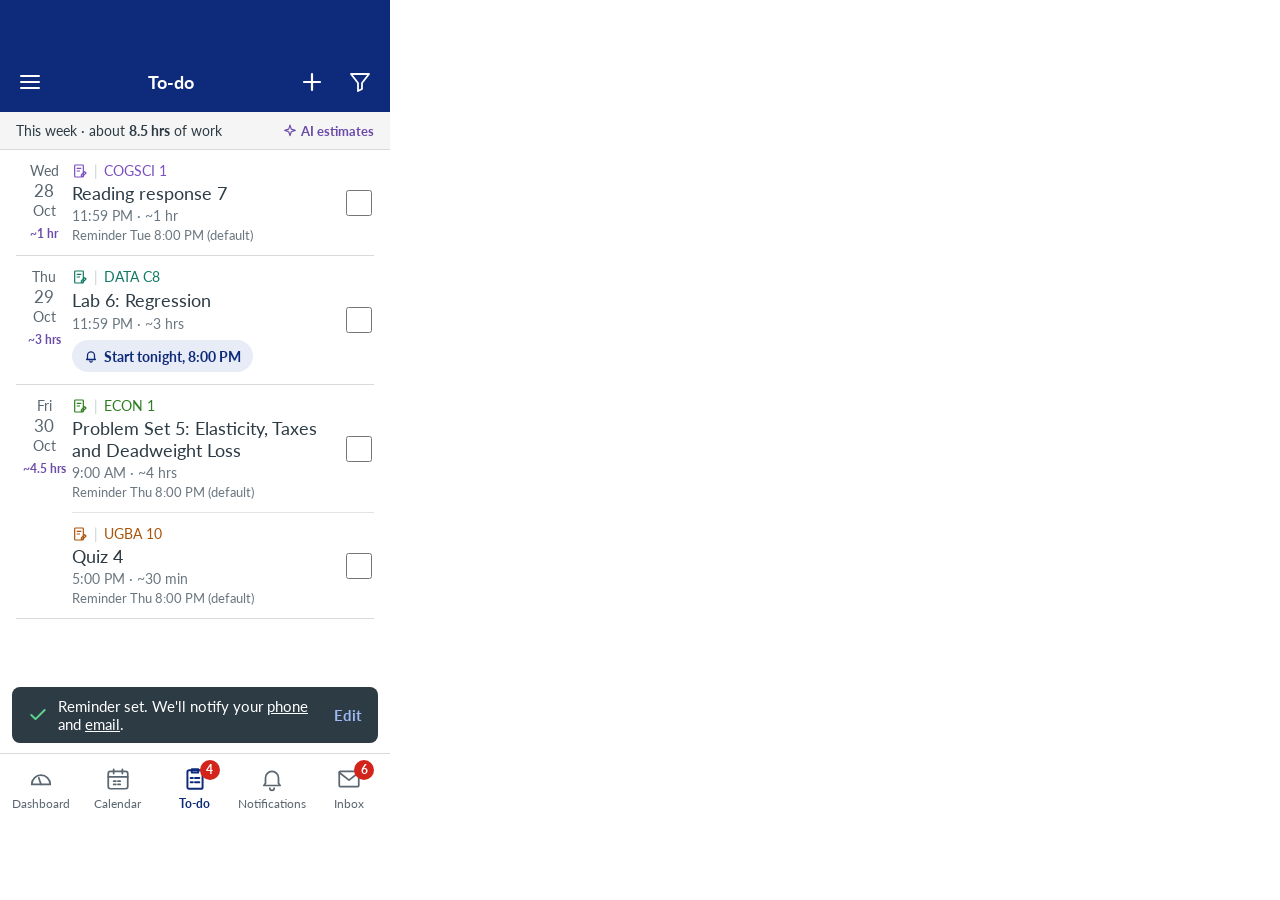
<file: a8ca7ffd-c02c-4788-b639-14d1ffa12614.html>
<!DOCTYPE html>
<html>
<head>
  <meta charset="utf-8">
  <title>To-do with reminder set</title>
  <style>
    * { margin: 0; padding: 0; box-sizing: border-box; }
    body { background: #faf9f5; display: flex; align-items: center; justify-content: center; min-height: 100vh; font-family: -apple-system, BlinkMacSystemFont, sans-serif; }
    #__bundler_loading { position: fixed; bottom: 20px; right: 20px; font: 13px/1.4 -apple-system, BlinkMacSystemFont, sans-serif; color: #666; background: #fff; padding: 8px 14px; border-radius: 8px; box-shadow: 0 1px 4px rgba(0,0,0,0.12); z-index: 10000; }
    #__bundler_thumbnail { position: fixed; inset: 0; width: 100%; height: 100%; display: flex; align-items: center; justify-content: center; background: #faf9f5; z-index: 9999; }
    #__bundler_thumbnail svg { width: 100%; height: 100%; object-fit: contain; }
    #__bundler_placeholder { color: #999; font-size: 14px; }
  </style>
  <noscript>
    <style>#__bundler_loading { display: none; }</style>
    <div style="position:fixed;bottom:12px;left:12px;font:13px/1.4 -apple-system,BlinkMacSystemFont,sans-serif;color:#999;background:rgba(255,255,255,0.9);padding:6px 12px;border-radius:6px;box-shadow:0 1px 4px rgba(0,0,0,0.08);z-index:10000;">
      This page requires JavaScript to display.
    </div>
  </noscript>
</head>
<body>
  <div id="__bundler_placeholder">Loading To-do with reminder set...</div>
  <div id="__bundler_loading">Unpacking...</div>

  <script>
    
document.addEventListener('DOMContentLoaded', async function() {
  const loading = document.getElementById('__bundler_loading');
  function setStatus(msg) { if (loading) loading.textContent = msg; }

  const FONT_MIME = /^(font[/]|application[/](x-)?font-|application[/]vnd\.ms-fontobject)/i;
  const MIME_TOKEN = /^[\w.+-]+[/][\w.+-]+$/;
  function toBase64(bytes) {
    let bin = '';
    for (let i = 0; i < bytes.length; i += 0x8000) {
      bin += String.fromCharCode.apply(null, bytes.subarray(i, i + 0x8000));
    }
    return btoa(bin);
  }

  // Error sink persists across replaceWith since it's on window, not the DOM.
  window.addEventListener('error', function(e) {
    // Failed resource loads (CSP-blocked links, scripts, images) fire plain
    // events at the element — warn only; real JS errors carry message/error.
    if (!e.message && !e.error && e.target && e.target !== window) {
      console.warn('[bundle] resource failed to load:',
        e.target.tagName, String(e.target.src || e.target.href || ''));
      return;
    }
    var p = document.body || document.documentElement;
    var d = document.getElementById('__bundler_err') || p.appendChild(document.createElement('div'));
    d.id = '__bundler_err';
    d.style.cssText = 'position:fixed;bottom:12px;left:12px;right:12px;font:12px/1.4 ui-monospace,monospace;background:#2a1215;color:#ff8a80;padding:10px 14px;border-radius:8px;border:1px solid #5c2b2e;z-index:99999;white-space:pre-wrap;max-height:40vh;overflow:auto';
    d.textContent = (d.textContent ? d.textContent + String.fromCharCode(10) : '') +
      '[bundle] ' + (e.message || e.type) +
      (e.filename ? ' (' + e.filename.slice(0, 60) + ':' + e.lineno + ')' : '');
  }, true);

  try {
    const manifestEl = document.querySelector('script[type="__bundler/manifest"]');
    const templateEl = document.querySelector('script[type="__bundler/template"]');
    if (!manifestEl || !templateEl) {
      setStatus('Error: missing bundle data');
      console.error('[bundler] Missing script tags — manifestEl:', !!manifestEl, 'templateEl:', !!templateEl);
      return;
    }

    const manifest = JSON.parse(manifestEl.textContent);
    let template = JSON.parse(templateEl.textContent);

    // Nested page bundles (iframe targets). Each ships ONCE, in the ROOT
    // document's manifest; frame srcs carry an about:blank#<uuid> marker
    // instead of a substitutable uuid. Every document mints the blobs for
    // its OWN frames — from local text at the root, or text obtained from
    // its DIRECT parent over the relay protocol below — so each frame
    // navigation stays same-origin with its initiator and a deduped page
    // loads at any depth on any host, including a file:// download's
    // opaque origins (where a blob minted by one document cannot be
    // navigated to by another).
    const pageOrderEl = document.querySelector('script[type="__bundler/page_order"]');
    const pageOrder = pageOrderEl ? JSON.parse(pageOrderEl.textContent) : [];
    const pageSet = new Set(pageOrder);
    const pageTexts = {};

    // ── Nested-page text protocol (parent-chain relay) ──
    // Page bundles ship once, in the ROOT document's manifest. Every
    // document mints the blobs for its OWN frames, obtaining page text
    // through a strict parent-chain relay: a document only ever SENDS to
    // its direct parent (which, for every document the publisher's own
    // runtime minted, is another publisher document) and only ACCEPTS
    // text from that direct parent; requests from below are honored only
    // for the document's own child frames, and the ROOT never sends
    // upward at all. That last rule is load-bearing: the artifact host's
    // frame-ancestors allows claude.ai (and friends) to frame an
    // artifact, so window.top can be a FOREIGN document — a top-addressed
    // protocol would hand page uuids to that ancestor and accept forged
    // "page text" from it, minting attacker HTML as an artifact-origin
    // blob document. The chain never touches the ancestor: requests stop
    // at the root, replies are origin-addressed per hop (never '*' when
    // an origin exists), and both directions are origin-gated (on https
    // a foreign sender's origin can never equal this document's; in
    // opaque contexts — file:// — everything serializes as 'null', where
    // an embedded EXTERNAL frame still fails the gate by carrying its
    // own real origin, and a sandboxed child of such a frame is excluded
    // by the own-child-frames check plus uuid unguessability). Shape is
    // deny-by-default: one request form, one reply form, no error
    // replies.
    // window.origin is the SERIALIZED SECURITY origin ('null' in opaque
    // contexts such as a sandboxed preview iframe) — location.origin is
    // computed from the URL and stays 'https://…' even when the document
    // is sandboxed, which would misgate every opaque chain.
    const OWN_TARGET = /^https?:[/][/]/.test(window.origin || '')
      ? window.origin
      : '*';
    function trustedOrigin(e) {
      if (e.origin === window.origin) return true; // https chains; opaque==opaque
      // file:// trees: Chrome serializes the file document's origin as
      // 'file://' while the blob: documents it mints serialize as 'null',
      // so the two legitimate shapes can never string-match — accept the
      // pair in both directions. https origins never serialize as either,
      // and sender identity (own child frame / direct parent) is checked
      // separately.
      return (
        (e.origin === 'null' &&
          (window.origin === 'file://' ||
            window.location.protocol === 'file:')) ||
        (/^file:/.test(e.origin) && window.origin === 'null')
      );
    }
    // Non-empty only in the root document (nested bundles ship an empty
    // island), so it doubles as the root marker: the root answers from
    // local text and treats a miss as authoritative — never relaying to
    // its (possibly foreign) parent.
    const isPageRoot = pageOrder.length > 0;
    const blobUrls = {};
    const resourceBlobs = {};
    const UUID_SHAPE = /^[0-9a-f]{8}-[0-9a-f]{4}-[0-9a-f]{4}-[0-9a-f]{4}-[0-9a-f]{12}$/;
    const pendingFrames = {}; // uuid -> [{el, frag}] awaiting text for own frames
    const pendingRelays = {}; // uuid -> [childWindow] awaiting text to pass down
    function mountPage(el, frag, text) {
      const pageBlob = new Blob([text], { type: 'text/html' });
      const u = URL.createObjectURL(pageBlob);
      resourceBlobs[u] = pageBlob;
      el.src = u + frag;
    }
    function deliverPage(uuid, text) {
      const frames = pendingFrames[uuid];
      delete pendingFrames[uuid];
      if (frames) for (const f of frames) mountPage(f.el, f.frag, text);
      const relays = pendingRelays[uuid];
      delete pendingRelays[uuid];
      if (relays) {
        for (const cw of relays) {
          try { cw.postMessage({ __bundler_page: uuid, __bundler_text: text }, OWN_TARGET); } catch (err) { /* gone */ }
        }
      }
    }
    function ownFrameWindows() {
      const out = [];
      for (const f of Array.from(document.querySelectorAll('iframe'))) {
        try { if (f.contentWindow) out.push(f.contentWindow); } catch (err) { /* detached */ }
      }
      return out;
    }
    window.addEventListener('message', function (e) {
      const d = e.data;
      if (!d || typeof d !== 'object' || !e.source) return;
      // Origin gate first; the structural checks below (own-child-frames
      // for requests, direct-parent + solicited-uuid for replies, the
      // root's never-relay rule) are what hold in fully opaque chains
      // where origin strings can't discriminate — a sandboxed root's
      // FOREIGN wrapper still fails all three even though both serialize
      // as real-vs-'null' rather than matching.
      if (!trustedOrigin(e)) return;
      if (typeof d.__bundler_need === 'string' && UUID_SHAPE.test(d.__bundler_need)) {
        // Requests are honored only for this document's own child frames.
        if (ownFrameWindows().indexOf(e.source) < 0) return;
        const uuid = d.__bundler_need;
        const text = pageTexts[uuid];
        if (typeof text === 'string') {
          try { e.source.postMessage({ __bundler_page: uuid, __bundler_text: text }, OWN_TARGET); } catch (err) { /* gone */ }
          return;
        }
        if (isPageRoot || window.parent === window) return; // authoritative miss
        const waiting = pendingRelays[uuid];
        if (waiting) {
          if (waiting.indexOf(e.source) < 0) waiting.push(e.source);
          return;
        }
        // Never-answered uuids would otherwise accumulate forever under a
        // request spray; past the cap (far above any real page count) new
        // relays are dropped rather than remembered.
        if (Object.keys(pendingRelays).length >= 128) return;
        pendingRelays[uuid] = [e.source];
        window.parent.postMessage({ __bundler_need: uuid }, OWN_TARGET);
      } else if (
        typeof d.__bundler_page === 'string' &&
        UUID_SHAPE.test(d.__bundler_page) &&
        typeof d.__bundler_text === 'string'
      ) {
        // The shape test is load-bearing beyond tidiness: the solicited
        // check below uses the in operator, which matches prototype keys
        // ('__proto__', 'constructor') — an unshaped key would reach
        // deliverPage and throw, painting the error banner.
        // Text is accepted only from the direct parent — the document
        // that minted this one.
        if (e.source !== window.parent || window.parent === window) return;
        if (!(d.__bundler_page in pendingFrames) && !(d.__bundler_page in pendingRelays)) return;
        deliverPage(d.__bundler_page, d.__bundler_text);
      }
    });

    const uuids = Object.keys(manifest);
    setStatus('Unpacking ' + uuids.length + ' assets...');

    await Promise.all(uuids.map(async (uuid) => {
      const entry = manifest[uuid];
      try {
        const binaryStr = atob(entry.data);
        const bytes = new Uint8Array(binaryStr.length);
        for (let i = 0; i < binaryStr.length; i++) bytes[i] = binaryStr.charCodeAt(i);

        let finalBytes = bytes;
        if (entry.compressed) {
          if (typeof DecompressionStream !== 'undefined') {
            const ds = new DecompressionStream('gzip');
            const writer = ds.writable.getWriter();
            const reader = ds.readable.getReader();
            writer.write(bytes);
            writer.close();
            const chunks = [];
            let totalLen = 0;
            while (true) {
              const { done, value } = await reader.read();
              if (done) break;
              chunks.push(value);
              totalLen += value.length;
            }
            finalBytes = new Uint8Array(totalLen);
            let offset = 0;
            for (const chunk of chunks) { finalBytes.set(chunk, offset); offset += chunk.length; }
          } else {
            console.warn('DecompressionStream not available, asset ' + uuid + ' may not render');
          }
        }

        if (pageSet.has(uuid)) {
          pageTexts[uuid] = new TextDecoder().decode(finalBytes);
          return;
        }
        if (FONT_MIME.test(entry.mime) && MIME_TOKEN.test(entry.mime)) {
          // Strict artifact hosts allow font-src data: but not blob:.
          blobUrls[uuid] = 'data:' + entry.mime + ';base64,' +
            (entry.compressed ? toBase64(finalBytes) : entry.data);
        } else {
          const blob = new Blob([finalBytes], { type: entry.mime });
          blobUrls[uuid] = URL.createObjectURL(blob);
          resourceBlobs[blobUrls[uuid]] = blob;
        }
      } catch (err) {
        console.error('Failed to decode asset ' + uuid + ':', err);
        const blob = new Blob([], { type: entry.mime });
        blobUrls[uuid] = URL.createObjectURL(blob);
        resourceBlobs[blobUrls[uuid]] = blob;
      }
    }));

    const extResEl = document.querySelector('script[type="__bundler/ext_resources"]');
    const extResources = extResEl ? JSON.parse(extResEl.textContent) : [];
    const resourceMap = {};
    for (const entry of extResources) {
      if (blobUrls[entry.uuid]) resourceMap[entry.id] = blobUrls[entry.uuid];
    }

    // Artifact-host CSP (connect-src 'self') refuses fetch() of blob: URLs —
    // consumers read these Blobs directly. Survives the swap like the error sink.
    window.__resourceBlobs = resourceBlobs;

    setStatus('Rendering...');
    // Page uuids have no blob here — they ride inside about:blank#<uuid>
    // frame markers the pass below resolves after the swap.
    for (const uuid of uuids) {
      if (pageSet.has(uuid)) continue;
      template = template.split(uuid).join(blobUrls[uuid]);
    }

    // Strip integrity + crossorigin — blob URLs from a file:// document inherit
    // a null origin, so crossorigin forces a CORS fetch that SRI then rejects.
    // The manifest bytes are ours; SRI protects against CDN compromise, not this.
    // appifacts: only on tags now pointing at OUR blob: URLs. A reference the
    // bundler left live-fetched (an absolute x-import, a runtime dependency it
    // could not embed, an authored external script) keeps the pin it was
    // written with: that fetch is exactly what SRI protects. (A crossorigin
    // on a parent whose child carries the blob — <video crossorigin><source>
    // — is left alone too; the attribute is then the author's to drop.)
    template = template.replace(/<[a-z][^>]*>/gi, (tag) => /\s(?:src|href|srcset|poster|data|xlink:href)="blob:/i.test(tag) ? tag.replace(/\s+integrity="[^"]*"/gi, '').replace(/\s+crossorigin="[^"]*"/gi, '') : tag);

    const resourceScript = '<script>window.__resources = ' +
      JSON.stringify(resourceMap).replace(/<\//g, '<\\/') +
      ';</' + 'script>';
    // Inject after <head> so the DOCTYPE stays first; prepending the script
    // would push the parser into quirks mode. DOMParser always emits a <head>
    // (synthesizing one if the source HTML omitted it) but may carry
    // attributes through, so match the full opening tag. slice() rather than
    // replace() keeps us clear of $-pattern substitution in resourceScript.
    const headOpen = template.match(/<head[^>]*>/i);
    if (headOpen) {
      const i = headOpen.index + headOpen[0].length;
      template = template.slice(0, i) + resourceScript + template.slice(i);
    }

    // Parse the template and swap the root element. Scripts inserted via
    // DOMParser/replaceWith are inert per spec — re-create each with
    // createElement so they execute, awaiting onload for src scripts to
    // preserve ordering (React before ReactDOM before Babel before text/babel).
    const doc = new DOMParser().parseFromString(template, 'text/html');
    document.documentElement.replaceWith(doc.documentElement);

    // Resolve page-frame markers: mint this document's own blob for each
    // framed page — from local text when this is the root, otherwise by
    // asking the direct parent over the relay protocol above. An
    // unanswered request leaves the frame on about:blank, the same
    // degraded state as a refused embed.
    {
      const MARKER = /^about:blank#([0-9a-f]{8}-[0-9a-f]{4}-[0-9a-f]{4}-[0-9a-f]{4}-[0-9a-f]{12})(#.*)?$/;
      const needed = [];
      for (const el of Array.from(document.querySelectorAll('iframe'))) {
        const m = MARKER.exec(el.getAttribute('src') || '');
        if (!m) continue;
        const text = pageTexts[m[1]];
        if (typeof text === 'string') {
          mountPage(el, m[2] || '', text);
        } else if (window.parent !== window && !isPageRoot) {
          const had = pendingFrames[m[1]];
          (pendingFrames[m[1]] = had || []).push({ el: el, frag: m[2] || '' });
          if (!had) needed.push(m[1]);
        }
      }
      for (const uuid of needed) {
        window.parent.postMessage({ __bundler_need: uuid }, OWN_TARGET);
      }
    }

    const dead = Array.from(document.scripts);
    for (const old of dead) {
      const s = document.createElement('script');
      for (const a of old.attributes) s.setAttribute(a.name, a.value);
      s.textContent = old.textContent;
      // text/babel scripts with a src: read and inline. transformScriptTags
      // does XHR against the src, but blob:null/ from a file:// origin is
      // silently dropped. Inlining makes it a plain inline babel script,
      // which transformScriptTags handles unconditionally.
      if ((s.type === 'text/babel' || s.type === 'text/jsx') && s.src) {
        const pre = resourceBlobs[s.src.split('#')[0]];
        s.textContent = pre ? await pre.text() : await (await fetch(s.src)).text();
        s.removeAttribute('src');
      }
      const p = s.src ? new Promise(function(r) { s.onload = s.onerror = r; }) : null;
      old.replaceWith(s);
      if (p) await p;
    }
    // Babel standalone auto-transforms type=text/babel on DOMContentLoaded,
    // which fired before we swapped the document. Trigger manually if present.
    if (window.Babel && typeof window.Babel.transformScriptTags === 'function') {
      window.Babel.transformScriptTags();
    }
  } catch (err) {
    setStatus('Error unpacking: ' + err.message);
    console.error('Bundle unpack error:', err);
  }
});

  </script>

  <script type="__bundler/manifest">
{"d955dba1-e29b-450a-8f43-e28bdead0075":{"mime":"text/javascript","compressed":true,"data":"H4sIAAAAAAAAE6V9+2PbNu7475+/QtH1UqmmFTt9bJOj+Lo03bo1bde0e5zjpbJE22pkyZPkPGb7f/8C4EOU7azbfW/XWCIpPkAABEAQPDiwvjt9c/[base64]/rsCjPxslkod9viqRSz9dhuuA+X7t+NciGAWcf6ko/YG3V3ZznYyvbC+zybjbKU7uftWzbxyK98SKLqiTPrNeOu4Rmysqqgpski/[base64]/Cq+cVINRoUXEYPX5IRW2338e21PCWFZ/NUxiLn3lJlvHi+w9nr9nn0uf7+9yr+G11kmcVDHK1sm223Vo9K1Vj0AdHOEqn71+Ug9+Ph4/c/vGBx295BIX+cuRpWFavspjfvh079tEB1nIsgMWDIGh3Vyt+hF2FEjtqyKGGMk0i7sgyrWzQGXopzybVFNCWlQEiBcz6u7AoeQFTOceHl0D55wCubAJ4b+OwD6bVLLXdfzoTiYZNiDNR/i8zkSP8y/398h74m23U8P8WwS+wX1YoSmMb+gN8WfdSDlPUq4q7ZRb8cP72jYABfL+OwiqaLr/w/Zrmb7Uy+ENObMperZ4XRXjnJSX9Opn7xb6omc9YHnDvgczc35eV10mBbqVfJ4oai2C57gGDdURlpQUfSsZ5xe9Kh7tuCWiwB1U8sPf3nWJQAr+DPxr2onvmN4UrsaZfNLudGzB/RzhP4AxohiRQYx7lMf/4/tVJPpvnGfKITAF3LZoEBC3naVI59gFg2TyfOy5U8D7PgfV4BQdMACQ+uPDi6MJDVHywEr/9BwfMtnVZYk4vquDT/1nwP6+M2vTlNE9jXixHsAZNinyRxX6Up3nRniW3DiwXZTEZsWhRFNCzE8ywvv43q4owKwETIM3tUXWWNcoLqMfvzm9h4UqT2PpCNU87f1VPuwjjZFH6h/Pb3ii/bZfJn0BxvsyElF5+zYtxmt/40ySOebamz/8DEzIuwhkvLRhfOYWVcNn5tzG49jwvE5wQv9vp/Bs7scaHnSVkvqgZAYowQ0qugKXPoDubQGR/XTIB6izm+DRLyhJSl7qpggM5J9dcA+Fvz8bTv4QifewbBf7+YHx/xIFQ+D8dlPoO+TtyI//hQ9UpPdxwBCgCTK6XZCWv/E5vnlM9bX4NXwDxAyHsAEUK0xkW7QniBhLKN52YTxiAJHQOu1+xbvcb9vVXrONahwAVkfzkK3Z4+JQddrvM++apaz3+6t+7Pnj2+N/udoOIddx/goiCSNILs2QW0gAUclld70lp8RBksgTEpyyp+D+AcFZN29EUxEEna32DnGijgPs/z8HOmreK6fqX9cjuAf0/4wnrXSymzVG+Ws7DOMYuPgFG8TVQ9xjQxO8C2zgAWFqLpD3LsxwqijjTT6pDAp2/0JevNhnLDdBCewQAu/LpbxsT6i5uk2WcAL8N7/wkQ4xrj9I8uurdJHE19Q/5rDflyWQKfYbHDSak+gmpVRKFaTtMk0nm49oMPKuq8lnPgKnAw6eAnfKf99jtbbFRKtVh+J/39B9zyS0GoCoANaJolySs0JzvgsciKzh04prHS5yl9hhQLr3z75kjKkIU4339FGDzT+bs3sXgb2Ngd7OGJoQeA4QUF5II2LEgsR72NC8r+g1Lhamb3LkunOaTJNosprlalc99RO2Ujyt6+LNNEqZ/2H3y1ZOvHz978lVvFt62BUo960TTzb49g+nvdnBWawD8a9TpdA47ckr/NR6PJe0c/i3aacIDqK93MwV21aZCPogs7ZsinO/ixGLYB4+sswQHXFrv3r968+Hy2+fnp69fvTm9PDk/R8UynM/Lgxs+skCkuQIOBRptm9/O86JCvfhicdjpPrGuOJ9DV6qp7BV+WN5lkYUaV2po1KDxTkJYHqxQaMyg8/K5Zz06EOv8DNTr0JqDGF5ZS1nXf+aoRC+tWVhMksy3Ot7TaNaz1jKbtFvOLNJqoZjgBdBEEoOmF17nSVwX/hf2BKQmpp+sY40m8LHkAVa4qPL6q0fMeqR5Nj6GY4Cl7qAlOixW5XYYf16UUAW/RRXYagPorpKqfX8RXQsiRQxiaHucpFC/b+EsWXvJDIEdZkZlXyyp69QrQDvmyPus9jfflI06jRKLQiwWltfpdMsv1AdIJorDoGBufat7T7XQxxQwGGcDMeQL1SKHRiwDLcgCnMlwMTTrJWaQbPS3s6uzYvbw7yf2uQpsXGfZKI/vlorT4+Ivsaqz1qihHo4VXpjl13at5L8ig4uQ/[base64]/SK47FeVc+mS0tZb9D2lVoNK6S3moH/z72FGoP2FznLXrkdgEqa3tSuHWsK07rTdsARymjYgO06uhZ0i8ZI4sCUa2axU2twvSTV1EpftcU/[base64]/ch8ZYACBantvAoOfh88b/83bP95+WAonzrtb+Dl0QH7DrPb/Yu45Vx48NcFLlLP4DvBfRTNSuNVBgRRJDOnSb5kPRt0hkEQ2I69v88HXBo32l1KdCHxJXEmxWqgdi4taV3W7rpq+vLgWyyHNeaq9SIwi3dYLs1zaG0zc2R6K/fyuWwf6i1vEqQ8TIQKgQ/a2CNfdqSAl7JHyXtm8p5ObhYuexIVjJIlWawUAPZsOci9xiBdbWO0q2LBdaGOTh6HaVmnd3U6Mhq7wSgxB3sLAh7Z7WOd/V0llgHu9t8sZiNACe76ajKOg0PAWtnPh/bD1Ur1+aHtbs8aZvYbk+T/gizdXCNeGgaqDtGXWK46PX5U6dp6vNVyodPVgEsccbNWq8dT1IDrZMQSJ2u3YdEIgo5bQ0KByjBG/o12qdWltttCI4RV2NLAXq3yHT2htKHKdCGz3daZ1CvoIeUFqtAegg4qbwlMh6/QSMqPsSQkt1XyalW/7aF9ba/SCM0VVblo/kiyBe8pzMeaD2UV/bxF2Ig/trIsCh2BM9AeivV6baBJDa1fqiYxZ7CWIk3waoOOEYgAKmB6OPlDWIV5bd4mMPeKo0y945Rmg4J659mqelzUxMAKYON1S6vVjvSD34HxHIhelKoXeZBDD0rRg1bQbZV1J9Z6NmTDA1vgQRl0YdWEqkU3E93N/f3yuNOjWckGifqmNGZdJQ8R/[base64]/ENElF+qBPxDRLHsG7ViWOSXKqiTing1fgKP5kaldgsCuckjas0+W6vWa53MXF/9TSDEfPSkUlcvoL8CSg3d5wBzNgQ5IJBxqohjPkPE/Bpmt+8BNI5h8WWg3JKSiZqay9BiC3p6R1oEBbIoNEVR2s1VJ+npSUXBfwF1S1OSgRQrB7eJRFMPH+VyQeV/h6ElIpjjahy4Rbu7E3+c5gmKEVawjpkwcTPzqN8zq00z+fWDJpJ5qCLzhYVtJDlZ3m8gNes/hDKZhZqOuUrskUB+oXxW7Eh/MciKeAzkA85islWiTXDDw9nKS8Bf2i+YUVpIMb3gBh5FgGeX/l2np3gg80gZRpmE05J9IRpSTZfVJj0Ch8wBbBullDSOT1h2hW/A8k8w8Qf+d0LeJSpi7lM+ziXKSDMlqVMfIfPmD7LQchTNZzhi6qDckQtlC7qoVSORgqdcYpvOi/l4TXXea/xDfPGOPGYTBiAKaN0QXV8C7/[base64]/Bcpehe6DKyK7qE7I/O1+aaRqlXKpUgoU0rCoA6AWtbs5+r4JPT9we/H9sPhyt78Ls9fGSvHg5+fzh89NB99In9KFj1ez45vZ079pFz2xZmmRUow+LJdezWz1XLdg+ObWZPElClC1FtcHFRPlKV0ouseRU4/T18H0Cz7gqaD4bY2n+brTlHe+12u3+8wt8BlL+4OB8+6rfbe/1jd+UcOWKrfkWK9QqJPAS2u6qSKuWu0w/wk4PjoWu3CujfsevUdRxdXBxcXDw2CpFLA1R7NACFDdS24eB3kfNouyY1zh9AnQsaY6yH6FyU0CDUNWwNqDqtCg4fYeegaOAeTGrt79eGswUPjrneM/6hYk7OClbCIoqCklCH+7lftH5plfXWMjV0MAGh7Nhu263Eq/LX+Q2SWslB0q39X/Qn/4WaQZDFukGSCo5zrWz3uV/0M6dwW4mfoRpZy7a/CStVUFfzI1STMagIqrCP7BZvgcB8fHSATwAul5mFD46mPJ3B4n9Rro4BBAmzj9AwR4kPululLw5EFkDsWJQ+0MVF3QS62tQAcgYf1v4ChjzimjU3Ue2gD7ObtWw52zjZcpZt6FOL7/Ja+ohw2ILpQVvMOwyNoOLiVFb5x/lcz0RdxU+V9PEA1QRZQEkmJbvdJn3lgCoS0yq0zErr8+SNVaEQHZXlyzQPK6WS2mN66ylcqrYxhAsM4RsYIsd48Lsj7NKrWf7nalaucrct28/cPn6Y+Vk9hrKBuQ2jD8c9zUoJNj0QbLR2yIXpAH2CfGFly48629qYYYPQhhBQRLag1S/8j4CtQ/1BjiqP+ECraHWf3zbdubRqVD66WF4sgVOUwCdaffdiDf+Vjx4IhclU6AbdodYuguN3QKCgpdNEJiC2LWLAOHu5rEeMnlACDgfbTRxMXKMyLuRmSfD73T7WXrj9vm37het9hgXUsW01LDS5GUhZcRMrCT+w/WKB1k7UiTFpXuRVjv44dn+v68N8931gsYLzobWqPWytBO4JntUGpvVAo6AwdfHg4HfyfdK+HG0HUHEVVlXhth2v5ZrGrYw32BvXnmNqbvrLK0AIH+FKTlHwdDhcC5cibC/nWmsYSJ8toFBhVGU2CN0g/NnAEkL4Qds7/CTULXhQv3w2AjmbKa8jZtMOA8gFtrIbw6NQn2h3AasiDcsWyy5ml7yq30GZoLXWDuegIFSqKVEmy1V7t7O5PTRstYUxR3s596ZhCXjTpEWDvszSzt7B7xszU08MzG6DMKBrrpzxsojiPFLzL8AmX6I0BAlfviSxftJpkbBVo6csaaEyGeZdPRZ8rAujARukV/Ueo5YC0mSZ3gFYyCGRQLvZV+V/Z2+NgnLy2X058b05BbqD3pdZY+12gdpK4ApkT0zkw/0LnPJIzj0qkfoFrQaIWEk2QbQEkRk4QQSzz6IGAhcR4lIRCVSZg1yMMiJ1jRBYbSc38Cbk95iIWR4kEo2EZSff39+LVIpaMgwbl0QJbB0NjoI/M1to7CVwHck6NcsqWwcuWieBB7m+4CE4RPh4R0EfLX8b3nsF2q72Uu6UwMkbtlXVuxrj041xmivYRXWRXRS4iNFe0bZpfK9DLntqnVE7chxJupqX/sEBYFk9+8grgGVfoypPO3XIGqM8rflxENCXvrI/imrgLVOmyVmYpFWuC1Soebj9vY6/B0VyQQVV6Nv7+4Jl+sA8JvziAMTg8nriqp3EWuIjMNIIm7t9e11jt2/BDVdFkgak9yYROGKGbaxXu0DV3AT8k/aU5E6AFgRV0ZxMlQXBtjB9TPnGhuSfuEsI4CZPWPq7VmbKhLas6nLJn/z4afdwf/9PLwJVqnBcpr4uXVaqdTshX0ukwz9pOs/CeU0TiZKg9pqOqpW7Y5BZMBhuiSfia669X/n93q980168rPycXaOPNu/[base64]/r4sdCF/xPCRFWwTDJ/4D05ZB3WZSBcoGFjINy0vsb3JHuLKaKETMNaIOnwKfO6DH8gzcbEdpLZjdpEKtRpNypVhWWOWfmaxSg6RYtRErVH/M+EFxegCz1y2v3BRewNWy68sH+ecAHyVlLTxVxOtJhbTcYdOYNdldA1OEdVYxrulsgVXLhz1vthPYU7UsGCRebtTeZEFavcfgToMvQF66BdM/VZSDyh3nSMlQioNmI2NiAfOHI7LQeJkDYe9fvhELfrjQKPsUBYF3gypNoGpNaycOih7fXO2SAx1+iaLgpd3KEuPDBl6qNOv+NXx91+1zfkbqyEztqwfAjCut6aefyogs4+fuTwduW2S+hmt122EzaGtIylmJO3M7c9ZhHkjNspuwyug2PHCR9dtxIX/pTwhy1EYgTvKSaOMTGmxMePsOjhI1GYiHESFHqL7hoI8/ro6951vTc3Ci6didsuEEhnYTX1wlHpjNyjLm8/U0BZQAk5WVdBjC9m4StZWGzYTNrB6OBqja3Ngg47D8SWEPbivD07xpI9F5s8KvqzYOKfBxM2CZxZ69w9OOwZDRLNprhL7uA2+aMLjzbL+z4ftFvDPm2ZC7PKv0kjSdgCC//LGYAoHLbHw+Xj9Uo/PzGenxnPX6/p0++Cg3sbMS0zM+7IiQ240NUltdTsWx9uyOo0rai3gHlV7qNa+lLHUhCpaxEuCdJKkESByKxeSuGBsr8fqtlbBAmQQFNdAFQItxLxwwVQcAzEvIB/saphEvyhiCdB6mLyJaSX2tYxrmBOWg58G2uqyI+6/QrUf1HTOFjUnU71i+j0eH8/VVCYcmeMql2Kf7jCrCgopO79nQt4X+oX/Dza37/c34/kYgLjuFQuBhoQhRQ7v0MAlPqFBl5/F+t9yYXkBM6EzWCNnGDmYAbcYymoxrY12QAi92ZHqpbeTOynT1rBAj5gs6NoozPnQYQZ18El/ozI0aNzEUvd7BxW7mbKtduDykZ9hOe5f+0DrPWknOsZucbp0LCfrDdnQSPpH/Kg33IT64ylvzK4mMQ7ImhSNJzqUZc/cQ/wT/3NlKt6Nd/GWliBvxki8Dg4Nip54IwPDp8+dR/hH8BG2Uz3GbrAxWTldg6Z3SGHq7yeoierVWG89Z/[base64]/T1G6KCrN/cHpDlAnSf5nd9EFovydXK9Uv96O7vJ0JiFfYd8Y2w8IgiDLQO3F9566Tu2qVFJArGxAA8Qyn/BWpyouAjppKB7xftcAS6NelliXRsh2EC/+wpCKw3qxLmD1Tul4WUpr15yRdxfoKmEN3CM2Bpwk1K15PtKUhGhp2vjR4pewLMaocEPRuarYZFEpKxoZlMswZ90eODJpWfRFTbZ9xIPuEU2M0SgD2Uj4aVl/Bc5zZaQnMQFPu+GkQwo/[base64]/NWKgbkHMMhZsWs3xnUnwj41r0Dsd8lNLh8GtX2gedxTKblc6hY1y73c0GiV9/Om/6028QJe1wejA9rNkm5YnZ5T2xUcELhCL8tj/gFGDzj4Bh6909enZ6dvPly+efviFGQytFZsngWWHJjJtS+HxcrYnbLGaHQIPbKTYpWlmwArXrvAhCJhaFXSURF8rhMZrbaOA0oKYHkhtgjGwKCCYxAP0amVhciuNPxK7/IyzLIcnYDjwBgyK2vgfRawE5+Ilabu2FAtdyNOupvrieMJtEIK1DCWvlGtcFZbYPtw+quAmZIH77g0VdZl93aAeIcNhwcVHSyuwglyoA2RV8lHcnlEzti/Ed33VWIytvvXZprm2f3zjaJim9Huo482bVpymaf3v+3+qfzmrfglrjDVPk410U02fAKdqg9TJA8Y9G23ZV90gGh7U8HnOFqKphX5YXMX4z6Uecq9mxDEF3tQn8AZWnarUVWN6C3bh8zMFFDuGvswAvg/o6yBll1BzZsbWAKke8qCCNzXLGIBE8LZ8ZH51iwg+zubXXpX+7mDIRheFuEEaZUtgeiBv6LzttwLE1hPhjon3O9q1T3pKT0E98iSWnMJ9EZ2gaDRBzHf5Df95yABzENg0tROyPSySq5u4lydVZ8ztNcsUUYKX3MX3Bjq40TtIH/cKcmLNq63f7ux+hAftAeAt2gDn1pt2dZ6bbu+AxhU7MqzMlRrLFWBOsQlXNThPSwtwInqzhb2WNdHaCclua8p/jh2N42dY+z89ryEazZ2fQQw1qWtppAAyxtgKIxVIMTfGTmMVbLJMWCpiag3G2z9rVNtBF5Ik7KiY/M27n9s5oYl5aEvnw0iuJbYN8uR1Ggef6XTT/Rtx2bdDnJdwSXRWnlvFxRGh0zw5KWQYzmsIgonm9CNkLzHW7gJGvFxpy+KFMRwU0ca4v3B0HcitSQDLozZQ8HiLOxHYD9sJa2Htg5+AtoPVmM5D1tyjqIWeliDtDxAg9muyU3XLBIUd8kWjbMcQIshgxXav2QPhAf0Yq1HtqOmxZqVoiapazsxgGbmimmu5/n6i/NMqtD9E701gVAenZCCXICq/xbkCxHwQc2kmizgKoDLcrJSmKyagaRBfeykgIV+c6JAXkmDAj4AHWEnmYz1+CN2CW1E1NoljF+G3NAQON3a7WoOkFQ82qNspkfqTJjEQBQE0SNu61O2I8f4WJtkNxto6JMA0M18daJpR/UqK5JW0ELPRSHnoiGCJ4bIvQ5QiTYWWCS98cbMpUxAVVuCCOaX7PLSkN0vL6Hnr2IQ8CE5L6tz7JRf9kH6LekUjxQlDWE1ZhMUVhM1G7NgAiVxXYzFqv9OBHpZzrRQPKuF4v19KbQCo0smmbMAfK91kcUgHgYzZcEZa6OUs/DUpnkwFigD3YDBxTTMiUu0mnl6ylAcWJg0dP5FGtLfttFjuz1J81GYtskVuaasv/hsF/4pvLR3Ige2Y9Nm1z/pCrq4bKFZEe1qXmKH7ACgmFwR++phY0sad5tKpUaUA/XY7g5922ZhMAqODy4853N5u6rKW9e56K/+tXqgN2dH0DfIs334a9NRvL8ilvR/J5YoSDWxpJJYLoPxnlxu5QLQpJ9FTT+xpJ9bk3xmQaVxTB1N6qxWe3u4/dKMSKT21PuC4BBu5wDbpkyIBFFqBN47F/bTkaHlXKGWU7ojEATTPIxPb6GfWZg6oXPlsis2UgfwrgNnxK5qSr4JRlhiHtwI+QIRQkoIN5o5zze6g4XmajXC+thNXeM8uAa5fOSyaTBfra5BTITnu2BvulqdC0FlDuK9lJ1UP78jrASWPYcZ2MyE5KnLToMIOUkEmKE4CbsNLvvEiW42pB1kP+1b6eCh0MQfM5p6/xTUNxXMQnnblPZ6XavYd4q4T4Lzvp5b6xOS0CcrIj2PzkaESWaBgIgS4OEzFA2lLDgTZxY+vn9dgljAa1kxBAihbGShLtHDeBNWCPIE+hGnWNzeHr8IwEZAeIPHpOu116HB3/YFOAAKZM2cGtjJKBiDf7LWk3mLIjIetWW37I3rv5GI8T647S/XvoCmCHB1hvbTmlefsDfIqxekcp6QiUqzq9WqmYDRwMSc0sEOlS+YlOLQkgBfBG9gThHsLwwhwIHWQRg8aS4DL/Qy8OL+ZeA9e2EsA+8HJ8PgBRoTz/b3r1CuQLPduSFb1HP9vwGX5Iud8D1xAfIyfVYvQO/rBWgmFiCALVDQCdHSG1yAzFqeO3fsPSC9+DXWodsN5TJKAfio0zsAOoM5FMgcNg5iPwdB134E6qZwIjAM3vrwW7HFOs1ieGItI/N0rYNqm4c08Dx9/HVX7yagx0JxpE5g9opWy80DJz86euq28hYHmITFCXT+OXqtrDraT0l+0LI9ULzz4+PjjrHT8fiZMABc1WZB6a1oEa1byk/dyuk0lUXu6vIQEBLyNShrwnHRuk5inlvhIk7y5uGg5zwAsszhtYU2mwfVUDqFMtT5XZtdVsFBe9lhh2t1GNk8i9wePjq4YyfoheD0/RGfhtdJXqzas/zP9ghkeww5hBukI6hlYAmHq4vx0PDmfGO4HsHiyYMOiA8dkAKE/ZZEPn0olCaUH5XiRGAhvgsDLjLCo3J/fyQP0VYDPMTthq0WmYbgDcntAG3Og1Ce93ykdzFwkdVOxI8OYBFvHaJ2kx51+qWftg57WUtHD+QscqGjUU2I0NsuQKqOTxiE2ppwWZmhDceu1BDC1njzdCaMin7T5jhSHEeqxpFSpLoDOpKawjj2xDjE7rla9jcGA/13e2kQ0WCi1uFa1oQw8DUMouAnUAQHaPRuDDZ0W84JF72J3D6W8AkAzSFoYKwl2030sd0kkEeW8QHPK6t5Uwc+aeZwjmA0CU5aoCbs4sLuH/rdjR61uqL9bt2qbEbOMN+a4XATKBxneByEBJRwc4bH2MB4u3roj7tslKR6eCs4NApjSceW412qhwEeAm759OyqxLV6GEJuQPufs/AWndTxzDbl9Gzh+odLR0FLB3QggTZbO/xL3nPTDot2dpJ9JKevpGVQEnnPNswkZxuiv6yptoMKo1m+WuWw0sTRSYknSPTx4zqxdk/[base64]/NiIRBIGZb0zMIbkEPe+Yf5yQBSMBWKcC9kgp7/aB99hi9q2mNS7KVrvAoXpiksTP05vMx7Nc+5K02pTxSs3dimTemsy3NyaHCsbCu41ZqiNOkXfXtmtW0mgsDiMIUFt6WIKrJvSzImxa9TuqlCQXtc7K86CCeOENpCQVDpppRu6TS5k9vMN/4YBSJSCvgj7b4IrZ+H2RsgxhRqsUeMm0NuRwELPgxt2E8BidgMo7lB5YRdcrehFDQUgemNK7aBPmtl43AUHOxuMhsHNOqll4JmnNbZgYLzgJkQyVDtf3woLtzqEg9KY5E7X6NEBeB9u+AWhBqy9zfHgOZ4v6e9Ic1y/QyC72gCZdUM7hqrCeQBs78YTXhMAPOHSPd/kltNgzJ05E4rMTcNTw70Wu+I3wkWDXQHDuQLJnyagtmuJ91qt6aMNWKaCYrZmqgRq9ANRmbe1QS3S/Y+qtWEwJb8COZq7IOQyC/TJ3p0ybzszWeMwuAMCxaX8sgbpeSCLfbnT5jayzBVuPHOghOveDBYDEPecczYS7tOAG5ikfa6eA2udIRJIu7iwVoyIDq7Qmk3s9h0Puh12XQWPOx32govNeknw11W/DjxyXYGEAOyT9HPbN7YHP2+5Win2LJYJacE2XIgcuSWGe/vLrDZer41S4wA1BKWK5GLRAHboDnWX3kmARMGxswSELMMJ919wEBvXaN0Wvv6CEpMxbgv1UpD4CpJrUlbRzg0LRW9KQCX04mDYHVeZZJblNL9BKVr0KUUHASWgEBdPccUOHRltKlcrXkqJ6zUbcYzpFgpY/yzpQwHuFSkjPweGM+6p6er2c9+j9isz0houg5BBFTtCZXsVENGLTorzcljLB6eaJiWz50LlZ+qdYtrZbLmuk4SZGQ3u8CriUmEQ6eV6DYMU0biEyIDZojBgbv2Cewy8eo1BK+vSKJtE/CPFOXP+4ttGsbW2fLxI4jPc0YJPG4myZGUm/5Kk6UcMdyCKi/1DkLMAXyQwYSjrGvIfuQFmxLGXMsexX5zQMEAjFZYNPDimUihMv82q1qf/U2igfGp1nLtmsKX9fZ3hrlY6vffJdV6xV+x147zcd7UjgnZN0fSgvdaJIVTapaEIjjECVX18jQziRtHsL4oii1VmAchRfo112xumDy5CMxWoOWFUnbqgfOgQQv7IzqXbTzQtYEXuL2ujYmWsUOqEnFiy26IwLurApXd+YUzhf40Z/LH/3PmRVWjYEaaec/L1rDzJFMwoVI5wVKxq61PG9P6Yz6UlKlch3tC/fgjy5GplY9RF9qwzv7WVhR7NFugO2neAU5LPAokouTB/aj4s+mSMCA2rhn3Mbjm8b1NAcdURIdkII+tShHFVuwNMBoEUUfnFOWFGxhi/WrOk/1/n/pZERFmbKWaZrIWd3gQQV8eS1HkWgYB0OF0fBcaRKx4J/f2FeqgcLRikfC86Ka5uEJ2s2/hWrhiBjHGoFw6gh96PgptZoCsAGZfAaDUJNTicuywXoN/gjRdhMSHfhrLmaPl4bO9mJsR6IDtAXqvZXY0qO3gNLABjVQAwf/[base64]/UFhdwkAbhnJADesoiQdvo/8XF7TcNBzCB4hZlYZjNI7tl9LplH/s2g0r69RYydDu6ou2+tQkM3RK6iIPu/oqOe1JdNIskkl4qkCwUlsDyqwBrIJeQWBvpGq8aeRpzKFWcJgXFZmPIi51t3NvAdh+bJQGDgx1zf82L7W41gIkudc5ix7wu9LwuNud1oQBUQ/[base64]/X0URb+AhxpjQZcU8oLsrMn+3SYZervXvfspZy0rrSk9MvBRgL1m0GbLoMutd6//27SjwwbLVHh3e/f1vK5Kdjvd7PYmM5RMPBUuxnWV8y/QexOS+mNjGaHQoFvDAZpQottuyHT//uC2GDigrTjg8BdV6AH/VSX3iEA4yntmSJmT60li//9It3P2tOjFG93o/SV1KncJ4LKp15BlNoT7NsUREdbM1Ptc3lvucyn0AFjSNip8yU25suaJ2qFjETTzFXNcrS7JHHapGO59xUBhVnXFgaFRRFIrWUjtTR3l8g1obFhUG00Qw16zSbAR9QDLREJIdfvmmy/Mk5PadcaEe21aQ3PRRNqGJnrzrVHWlOTUzjP6mXS/ObTqW/a0woariOEOE7VoevT9HfaaPXdeMqlPGqPXC9TOKZIaph0lRbRIMUYLucTg6jxCD9MdZO7+855taYHGjSK1/mf0WsgHmy0zoZP7wEzd/5/Rbta7FtZfWc/mKsj2UoOJ6WHH/1MP1trSPdvBa81FXPDjmTT/z9g1kB3lkJy0WsmvtXhFXPScVv2ZJiVRlWmBIlqS3Ga0yW2Ah103xbTGtySzjXbIbCMts402ZbZRfe5WsUpDqQr29jbZ02rV4EKaTDb1Mfh040t2P0Y61/0NpERWtmbX+/t/DzevN3Cv8GDK0LOkYEtxyJQovkHTa0aI45xTKhm5PzigyUlWgod1bFYofNAbcEagItPYmxCXHxOmamQ07LeRtuwP2GLz6gJtJv6LGwwWmzcYVLLF7YsMmjkb9xmAsjdGEJVMSKBSWB6vNSJEnnTTQ5gHY5aQ9XqMriWROlqIuuGJH7La7qnNAnhmUA/7B9NXauvajG/TfFQyHmT9bKCtRf+yMQaTDq8hO8VNvMbv+rwOm/YLD3TcoyjOAEFh0Ml14WW8OsjmswMKkvWf7tfeY697sJjFIgGJOF5QRz3AUA99Xh9AVeU0fPz1k/aL7+5e3z6/+/xHZ/zN+bv5z/z6xbNXkz+rk5dpdvbyWf7Lwa8/fTcb89ar8r9ff/jjNHlRRN9fnb3+8dWzcfLtwX9t9sff6lc7zmdbfcPEXf37vu7f5MN3t9M/D7vpz9/99uYsin94e/dHp3saTzqfp9lBdHiYlbedq7s/3nU+3IY/P/3l57g8/747Pn/xcfz0tx8+d23285f6959ROOLpAQI+DtHP7T9feYffeJ0DSted+rHu1Kzz9Y9JnLz543U8/+GP13988/S7g9enydc/XX9OD24//pamj3969fpufpb/9OzpT3nxwzevr6v54ftff/vu25efu3fGTTW/Nnepty9dwRNyfW6EYlGUIbfdzb3VvL8si8jP1z79VgyP5kzQXcLPxI7LLZmh98zQhh4F4W+ega7795sZL2WXf8TeD7QTvX2uFCrdU5t7Ktd78EA8Bvra4pqMfhKgwMWGB5Vhac+Fk6EkHc8W6hUXlSvBngd46lSRNxeue1XwtMOeV8Fj/[base64]/Yt7C0SAdRvO3ZrQeejJKyvAzUnYZo6AwykQgcA+ihPbE0Xm/T7W4lDeZmRsWKNgh+w57LTIxA75M1H4pKkWH5xJf22rrz8avvq6+8/fHgHEs0ViYKLUld3JStb4/VHVM9IN3wV1CMwEdDT58ydEVuOQXqkRQ9DNGAcy9If2IXYr7ORCCXmDPF+JbwCbMRugqW4Pq70QUBjc+33au6eiRZBhGzuEsqdQFt4p8ODrAkPzovA+Ta7cvF0FbthN57MpaXcWdYS6bQZdfZu87Zg1frenNxu7tzayYRyBnfDoOGd5EwxSWe6GreW0FO/7og4vFL60/U/QDgMeQD4Jh3zFexs1uixasLFGAHYDUu11Sw4RXXMqa+7wglvdBbUU/UlPEqlSZierCqnDv2v0nE95l1G6XrQL5+/en36QrXWIDY8i0Hd155dsu/XINAboWuQBSgGMAkyYgAL4fky2T4jTgOf6XGfr4H/XAez/f3ZIB6uVuf7++f00ECCI3sBMy/nHHOxvL6GKtFhn65NVFFtq0h1o2AhfOPiWnJFlBvhSSjh6zBiEwGv1ephlsv5t5DoYst+2IrxCKcD3/jWw1bDeUU5HTFLeHn/XfAr4lrgVgyinzVaAM2EeEzU0kYd0QObbXh7gOCsMDW8BqyhSxl34+zsS7h6DgU868OUq9MoswWA7JN4UQhvBdYSwNey15+svLAAYtYnya8o+ZNH96YszKCGqSMOgRQE64U6HY6nCED2Xyg2EQcvUHPO8hvk18EtohCbaTeaST+C/uQzuUqWEsn835yfJAdhC5dixki9YUG4q5xuoIa6+nZ8HDyvai11x6n9eoIEtLZAD9Xb4mA3rpYhHuSGsUoIixsr7dbzqmXPSm11QUeTD1B9vqicGbuq3HVvK8VQvBpUdavW1D0BTU1YO8ASu/3Yd1JED1puNfprUNWL3G94dm5kll6rlbxByLMGIWMH9vd3Nq3KxbLV82DmSYwDwu33zT5ANb8B4qlPzjEhbsqxO2JMXAsyFpXuIOfrmpyvpbwxwYi7u3oLg/gbSLBJnkiaVJvFRXU7KTMpLXEhoDjmn8WWSSr6JLilp7wRGQAqwq1CKHmMIQLCzFpkV4C+mWqTSC02Qq3cw4YlbCZ9wYn6ksH5uSggOSIGL0WylXoyrTwhk8KSP1ZP4piWH2FcKFqH/EtTayYx3Lgic5d6oZd3PPojp0Ow90rE98Vsc70zym3F20WV4FfQ4rzxrT6kN0757RoEoLSR0sM/7RikFuoGXoW8mGVrDwTnWBfEl7UXRku6cxpvXZ2VfsQxGsLa+xwt8SZZmN52JI4B1lmjrSy6Erg94tUN59DMuLvEDvjdNfCgcgrTe0UJbfHsd9YeXh0s0vDJxz/w3c3TJV0KfSOcTZ52Opj4rJH4TCR+1Uj8SiR+3Uj8mhLLbndZ3zSN94ZT4qGZeCgTH5uJj2XiEzPxiUx8aiY+lYnPzMRnIvGwYyQedmSi2fohtb7AwFdLuvhby8E+JeJNhGuvikSmuCBczQXQCALSvJhZJMFch/Ovl/AH75Omt26HXrsd9X4o3g/V+zPx/ky+Hz6h90Ma8qyz1PfZerPqa/nWljdXYxrUZySKaiH1WSOVKp+N9PciDpWsYlRXIdNlLaO6FpVBFc3zsuDpjnu3MSccldtXba9FeMBl83Lrp51/r718msR8uXFB+9objfLb5c670rEVCh6yjBZFCexBvgJ2dzsd6eVFV/t6o45sUdyPbbPfeHBwhJcEXIzowpeLEUo9eBeLvI0G1gSY6EtQVi/xhmNMkgWdvi/pbiUOXhhfORc3LRcfDhL2E7CKf3Fg43xkswo05H91v8L/bMbxZdzhnD+zWYYvh/wwOnxm2HVAJxIeXaY3l9SnpEFBWR2kC0UifkIM0wvUZxuxzxdB5SmtWzI3DzeUYNVC5XDGe6HQCeOwuLJXK3oWtfQXvoybfg6CRzR9FxbhDO8okOLwzwm/6Xv6Rt+SClFseOL4NlVvu7ryvvjxZfXqFmRDvhd730kzktgiqOO89cO6tizzOSBXnVBl/k+8l5hn2YNP9f3Qxu3sD5aL9Xr7RuhtXP60LV7KtVXcXL8XSP2QtkkbWUgG1ZnQlxw6H+TbeMzqUmIXYpbN6AbtxZrhcTcFkIZs5i4XeCcq3pAYLBh2gtEUiUOidt/Znt7d0cjkBxhOnmLY7L6YWBizv/D5GLfVt004iev6O7qzFelgo0posy8LOa5EZdArJTBBdj/F2+1fo3yTcVBwpA4KspKxA7AgpEb3G/z1ENwk5CGoCOoSGbXYogoSCTiTGutXq4lGKQxIF4LaOK6vxVnvlatVvKeqBUFihMdPUqdE/dUUklzdOdxbqcN7DBm2jse3zpNRCmxNBXVYSMzBg0L97QI4nsU9saZC4MtJVFK0RSGcUvfqdAyQiGrQRnJPyeD34UNvRrdeN75iswaJ/cp3IYO+nxn0jfPa8nUdoN4tt5jQ9YyNcBPten8/[base64]/3908NPZGIopxyXhGlmVlhSmExMOBe//3gVm25sBPl9XZm7rac9X9wzlwd2eNEjfLN/YR4s0n68rJTaO/NBs+e8TjBC2RI7cNLrP1NCIgSMIZ7Pr2nvLuVQb7yuyoSGfeVd9mJtFILC/ULYBBvGgj8Yr0Ta98YMTTWO/JvmuEmBI4vFepeE+pekeh0Kg4SI7U6e6er1aliJ8Db58j4T3Hu9bq0TcvzjcCqjA4KO3fs9B56+8dE3wDdrQsdI3zc5gUN2keZ5B/whubd1UovR4tgknL/kpXo5YwSy4s8OkNpJTIElJOqDvc5yCiiASnY8vmjuOCJ3IgylrWebFAqlS9SPG9/MNBxKVSwJail3RWXDUmJEHi63GtrPVERJSp9ehMIXl2CNeAYeYGryAt0zzmFMVB3nj+06yq3KsJC2DXX7rnqg4sLGBdUiGf39bab/qbPW11fvdTgwRjjjQgZxql4DDSb15em5/[base64]/[base64]/RaxUBlwEA3Za9tpkqGJUlllJxAGCiadFI8Ojr2GCsYWZEaJDbJ2LsjjC165IZ3pejzKDANzBuBMbQXqLmi0Htqnkq4seRQ6B4NDzU/L0ua/ihYQLeW9xh6B7lK8MDbU3zGHLXxrxz87aejIIzoB880EO9EytufiNnK7fUF3EuuQgC7ldo4/UzNlrM5j6nHwwDJSLqiBpyPM9SudjYWthiU2ConmEzWQD+aUcHlhmmE24EMoDZ3UNmgdAFfkFIy8qADC7z4FhYqufuhl/eUn3u8zUqqP/[base64]/Dx/Svt0Qe1tGwvjjxxXejpLl3iNjjtnw7utF7wXg3z1tQLbvu3/h3oHT84INU5Z/0zr+EY8l6KyyfB8YmXX/WVEO0TndSbwA8b20ulsCJYVIcFVIU7zHPcYRYeAP5DdoeuFjhy3Pw98YRHid7zhTYtUJnwOvqIy22jUm4WUUhpy8BrD9gxSmx1V8mod9I06oGiU4HaQ1t+bzb9eP9m90W/5Rb20W07jo6tUZpHV2qDS2x7Cem1PlTu1fukb4SbMrp6iKczXoXBG3UaFB/4dcJvZAF6DnQqFlBh1kEbnNL07+/PgCrqDCz0uaRseVDonPI/l7W7BsDofwIATEzBbwgMJ664NGWxERaBGIW7nKIn73kVplwdWKGU4JI7otsYA0d05m5zNpp7lWpclmRUyq9jjO7Gc3ZnHk2e7KS3ui/7+6J79Rcz0V1FcSaN3lE/gbbRNqCNa6fBb/IKuanb9wYoFhMAHNDo9u6ajNzFQ96b6gzaQe6EIzDuCKFE1r8zoNXxsY/AaQVLgc4YEXd39xYYwB36gPM/Akc+rFYdt9U1zPK3wUcAvRwYFQHupS46UJdI3prRkqBXtf88GmEUw/GtIxlbUFkDxeux8KwQURKsT+KgsqYCfWBZxmj4ZPtOowWSE+4E0ga3CjtuSSPZ0eW/whmq1ZIn0UHl3cAZk81o9FJc5iapphbRo5Vn6Z1ns1uXbYKCfJdud/gu3WrfpdtN36VboJgdc3otV1aNXzXeomxIHL5/2kSsYG/vzj813f4xhVa520a0Uus9CjK5J0Uf1chZoJMG70k1OcNQo5sHC84aBwvc5S0uThQ9EE0hm2Z3AjdazUHinUxSThcax2ZYBITkDgiMBATYKU31KV5vq+SielHEQLoKHC7CTF6Vvbd36rIZUYzWd6jk51KWQ39oKgUUer6j4FxEWBGgoeBXpX/LJMv136+Db9FAeFbPy5nBum/7MlweO9P8+r0xyHqUV4J29dCwjrcguRZJzMtgqp0HoE+N0EdTEY93F+BuRJW4pE2bq92dyf3UknNn9Huqlhy9zMgCYgg6FQvUSw5xS2OlmdJKQ1yJ1hcpaAvnkOLOz9lEHEsQAilb0NHC75GHzOTLD6V/zuJIHDr0R2j9ocM9/hU88qsflXDnR/cKemGcz6t3GE049m+wgvd5XtHxFBBwl4tgvmazsLh6KfWJOcX62UKwNdPX1nyQA6SiuKb0ttYUqf/Q0rK/Tz+ecfGN9DlhClTnJJT5myK/[base64]/Wx/MqzXlXWDch/[base64]/qFEAeO6yCOMfF+aZDdztKPSZDbJ0OPWxg09Nr3HrwbJaf0IHwXsHXbimwWhqgl3oyWSj9+gUAPrm0cOLt2f3H4pR5PSr8wtnDzhaS391/uDs+/pETOPUBoA6o8MtWQ0bl0Eqp1RupDYOa6xFSLhJFgAZSz8PY4t/eyREvJJwUblAeUbZPWxYMhaZo21UtVWpWrvSkG3jUmkDQeOc1OH7yi/iZ9ncO6s2pgOkB5wPvJFX1FiHDWz4rATanaUhvkQBRv8XQoQWVPmw9/d9XkYwLjQtFEoU4IwiB3C8l0WLQX6EN/3qV7kcK9FPZtKLzKp4mpaElyWul00vGhYGsFq7vd0OO/v7r7jzmWO8w2Wtll0GZq+FDnJJhABSq/j1o3Xv/kFfbvQBqzd8ryN22OnAuozQDz1anV3DTr3EZqXshTcGMR1nNRTG/YjeAY9VMVVK3H6KZohYRCqRcvT+foIBj7De2sAb6cYjV2QpKU9eU5SpkMclJcgyDfFPFDKSVF0/7hQLd4Y6pfJaOiTeQ0nPtyQ/am5LIFRNfmiKdVS4Keqpkt9CY75xECsKPgJv0NQCM6FDj/IgQkIETQcgyP7kCozvlTS9TRNSvKb2hckXmpX6NRTfkCu35MytEuveXPEdOow8pg5IKgc4ozUesH6SET4V6PtTh9UQJ50Bs8eeGjkMAZZvYIl3y4JCuvQ0m4B24zs6b43ypToR108d47K7bVcs4NKyN6/lkabUXePCypDNC056mSkzV0Wxu3Dhr3ao6jrAICDvm6ofNewJdfRBv5kh5M+NNYlWEJTJkO34NkMHGDwNB8zg//4fJOWKIxm0AAA="},"fb48a79d-9aef-4d46-9ef8-01777c94c039":{"mime":"text/javascript","compressed":true,"data":"H4sIAAAAAAAAE606a3PbOJLf9Sto1pSWHMGMZCe3W6QRTWLLM55JHK+dZHbG51KBJCgyokiFD9uKpP9+3QAfkEznUlf3IREB9ANo9Bt+8fPPPe1n7Zc48niSc+2aM6/AmQw/rGWW+qVXRGliLaLE+pLDEq6epstVFs3CQjM8UztnHnfTdE60i8SzNJb4WlTkGguCKI5YwXOrQvsYRrmWp2Xmcc1Lfa7BsOLsa2Xi80wrQq69v/hYT2tBWiK5BBeQxLuL08nlzUQD0rya1rI0LTQ/yrhXpNlKSwOYbRkVGee4gRc9IygTcRjDXP+jBOJ5kUVe8Q+nXfDIo7nWU/cL0NIppcVqyYEef1ymWZH3+zruMogS7usHzeoChBTz8aNRgZm2XhNUaEi8fl/+Wmzhj+WncatXiPodsLcNj3qbTc7jgDwaniWuhK63prk1DTwYaXdrrutv7dFg5joKjKSMY2DKNpv6GO1GmZnxoswSDYEcRj/3++z2891mw271X36JCp4xkKB+50iwrlOwMbMRe9swfjAYcQk317g31JhlTpkjBl6aFPyxoK4cZjzI6Z/yu1z6oBkZ5ZvNf1paf8HNtKM//h8p/y1o9YDYPcu0BfFBosSjeBQSih+nEt4Bdc0gzYwFqtd9GvnaECToIo9+3wjll0mUlTlfwYpHdX0gBiZxTcYsj8Wx4ZKF2e8fuMwKWf7hIbmCU/CsWBk4bfi3izvqwn+mg9uKKctm5YInRW7FPJkV4eERbmsE8o9N3/LCKPYznlDu8Bj0F5dOYlAC2C7iB/RNlrGVEZtkTofO/CR25oOBGdzO71rKt/PB0Z2jEAu2QIeBKligj6yMC9xj3soAdrWzQmJTHh52hQeozxGLc0jVWf/0k1QYe0Xww2YEBGN7BGRnh0Tcpe2TafqQ8Mx+Z3llBlsptu2FpQxvzFw/R8/CH0HUFUQZXktFmEllqckzS35st72G/Hs0l0rNn5g7CENqAhViqXkDwKrd4JIhCRS7S9c61W2dDnUCP/BxpG9rG/pJH+DWljE4SePFLbXvXsxaC242obm37G5rtuQv1eP/L1uUXwx1bwzb0pEl6qHtWkV6A04umRnH/6UQfysti4AdyCN4DV3UN8XLAUdwRjq495gz4Qg8k0l7QbyQHowcxeuYMDGUypk/RIUXoo/yGAz1XOxDt+UoKRcuz3RbwLsQbeaOXKhOalforfQrOitJ4CsTqFvU3bB2ayFlYNg+TBAG1ggbWox1Sx/0Lo2QDE17QTxm+ObY4LBKKqmB+nLaXpHPiP5T/4VuDnT4j7w1fCEpgO+4NAZe2ZZ0fKDzHoijNVBQXp/wgXHg4z1sNmG/H+IXWoy4JV238ZrEwHyG94CZ4EmsZZmHQNckIycEo14oB7MXA9A2lL+HymjWfiAGuPiEVT7EicEHrD3KbuM7R7qJxeASQl1sOuGAvoUvPGEAurCt3UpAMZ6QrggQCDaMBtLBARSyOwD/x6wEfLJhmpafJtwxIY5Z9ywugXbNEXZC9ng2rkxRcs8swix9AMuqtBe4TLIM+OofBBBkFxnXEoj7wAB8EYMJmbxowq9phkgcbA0u39BvJWVN4t4hB3dcsdNAz0INriHX1vpAQuCt5MDT+pJGiaETDW9kq9su/JiWdhFoq7TUFmAQhVakkCuJ1IVBThPHvHJfgVY7WKJhrsFAW9A5g0fNC858S699pRa2hnlah7zGppqYzRxpqLd3oONDB03YQ7Xs1kxX3g4nYBEg9G3DzGuZZazKGQ4xwICXzAtWlHnt1GAi4zl4fcelrmE64ExCnrS5kitwhyrqZrNHqvmiI9LQo+6W/B+pHO1QMZ1dQLC9FrQ3VGHNbRVHW6q1XGugOsg5Uvfa47cS+yCdMsoHfUZlX0zaqGs6zEbbcIYnoP2VX+WHo9evX4/gztitd4e2Ojw5Q6dimjhBXcJu+R0Fd0E9aQrCG4JrUUKNcrFSUpLzGFXEZrfDuxZ2Ut2pCreT9lWXC0gEz7BMl3C3gMAxlzHXuAD5hTyJPMIQN1+RgsTCx/M43sm8OmNIj342vMHIPByBK2C34R3YezgYkRkMAnnk12dGDGptBifgJ3E0A+8zNoQEZgTBKId0LIDsV8zFBOmIubD1EAo2r8SnIu+Jr7YEJeqftfeH7iqHpPsCbPfx0G2/[base64]/BAeEAZN8VQHnPbCj4xke2szosqk1GFHkqhh4rQYT+AMap1eLaFbAx2sFonsmSZU4+cI0B7NSiy2knASQ5DdhKx8cHIhiypAbpGJfkVqqjfNhvjN9SGCxB0u/5R3u8b+oWp1TIz7hEMllrQuYge0ldWsRnCr2FZlol1PcbmvFxiXctFAd/2EjS3hMiYY4wUIRtD4RbFsqI3q4Wbxhbqiy5bEDzmWLZAKvaVdSwjfRbDat61GmRsVmH3ii4A2QGYQgXPAabs5JCl2GzIYP3+mfX7yBfrD13rVakKy4+dW0yzB5b5EGsCAFl1brLMl9gMgfVvXesLvkhh7U3XWsy+rWDtc71UF/nkP3Qd5e8hSYLrsZ8mEKBahCdfS17y8zTz+CdRVSuAkKZAat8AXcsU9qZ4CgUVcAt3w4tnYbYkZrTKwFieR7OE/AlluvOAMi5StEYryoXKnKaLJeSYSbG/nlf0qUK/J3OMjn5Iv9/a+8HT2oqZO+pd0xY6bmsFm/Mc87oqkQRMzCw4pKRZxNwYFiE5lO0ILcX8sLGdhzDyQk1K+vsk0DbUtoa1J0fZEUIZNtvTzV2RBO39UfWiu8gqd11T1hV8JP1XS5oqbIRzLegfymrCH7S/HGEBYGcldufoH07MjIIoiHA+uNWrMuN7N1sHEia7GgAkfglrlKQ9425zhbyj66qjIJtVoAKMrrFZAB4PuwXwM51ii636Eq1C9JTEZ/TFf78YQJE+2yfyO10XGUvyCCUo55zduqVSINgECG3BEo+rGtYJYCXpg4xzbxlV5sXZ79sLa3z7W4YoBkTlJpwsGD2D2yGnjC6qVacLtV48PIX0CBG/YjWR4X9nDDL0Jrgci+BCMMwTEeK/QD3dcQ5QOQxXaVmM208hGUgKOjG8mLOsxlEHEisBrK4WK1C/WCy4j+3ksToQaE4nTsLuoxn6un6/13Trmkkr90LulzFUl/3+d5dB8S6SZVlcQZknoH8AyHKjxDe6AGWn7zcU6q9S3Jg4kYjRVyRk+PlJvbk2j/hVagkTaQpAsiqTBzPBPMulvxqgy5Ct1amCO4bYbhsKq0pnBPftc6lUwkTCcqHuImHGJzD9plLvEvd7nudsxk9DliQ8Bvci7H93Vmx5wqiM20eO/B1ZabKQcPSTs8N4ggVKXlRUDPUQO3CQrnwiQ9giBATpRqTlnkX5khUg/MyekZ668kF2Hok69xZBT9MkiGb27+RG3hlAradT4WqmU6mlJfgz9M7TRg2vqjzTHrWLn3KevY1Tbw633qwfteuXaOlxs3KskPXjluKrdv5d+tBMv2ynszL5MyrCZkkNrea6bqRV/bOR7J8dyZ9j+fNS/ryyZW1RFcI2o8fbOpefY+sd9KyuqoxW0SAZhdjdbAebQDsZRbWD+TM7kGp87Ozydulc4e2qvNnzvCs746dVuq7KoicyFlm7i1T/id/2mqaqN8ZXGMvnMQQcj9btyh3Q4Yk35gPP5qYNZb7zRM6y2jgcqe3NI9unR692Op6vYGo0/OfxP1+O/nV0rK68xJXJyz3B+PTV5HjrU2/gOxDUIt8+Y4MBqQsU2yU7RY/NSFNW2B7ZLXxsnzRFp30IPsF7zaEqVypRD0rPDLwKqSpaWfgw8ZVhs/Pb2FDqP/sb1hRYzXiHUKJjOa8Q80UdC8TKzeYcCpCmHDWb9hRTLtPDOBh3XCUUJLvFnoL0kLFlJ4pUs9685qR4j+f0zGLLZbyqEqH6/WRP9xTWM147kqudG3gaiOeqyoZpGft/RTyGPJwpVs0hI8uLKxYlhUpCFRCUFlFS8skj90qRlChwT2SsIC5ZmXdj7R7nPMryopbmJRRJHWcR5S4BYK31AJhkNLWoQlKkkucZW/Dr3RrAXA9fs81mdPTqhI0xX0xjbnGZdu8i1Wm3BnEBErF7fAUuNJcXD5wn2lC8PgMZoiEaeF4tQEwtw3doLYxmoXhkhpQbgLRgmT+pVXXT7kE0HsJG3rMitII4hV2MJscvmGm/Ug5zJQpDYCFTQTAe67R+U1sv2NI+JbCHCfPCJ2UTtnkVSbrPKBqAwj+s0To0eejsUxkM2javuyVFKvLljuJO28Hcec7YbG7vtiRN4l087Cbhk9luQSSr9/rQFmLhUzk4VSj5RWPc43hDTMtBTHH15wVaVdLLBrnSB2dShk0B8ACj86qCpzmD0VVVi9NSjKBmaKH/gJkbUc6/B0WlBULcVJUzXeFoOr2ZnF5PPk4vLj9Ori/fvLuZnn2YXn74OP10M5l+uJ7+9eHT9M+Ld++mbyfT84vryRntFYCH7+9zJODFwGoid0/37zRS396bB1LWJTGVTlVMfgxBTNXNa4syR5VunjQqgRHNLQvx9LCE8hhErA/YQEcByqAGlRXYb/X4aYqmLZQ8kM7Lt9GQ1g+h6lP3+skT91x+AXzzLgsc9p+7/fa5G8nJ91h8LRX12M5LMu4OH5GfrIi+YIDNIfXBPOh+MMdpg2OztxGuCyMleY/HMUzYOGuK3CH4znt6YPL2CdxT3tMDcx3TnnxID2TrUjbwhs7sJHBmg4EZ387UB/UZPqgr1OKqbfe9R2tflKHz6sGa10/VoTABDwJ+Aaot/8ZhJ+7RlugDI9Pqfj7jK5u9Nz7CCdA+zvxT4UOG5KrqVck0FhjkcIRqNK1uRtKSU7M4dVl8CQ60KneZVZNQNnKPjOVmbbZtrNmq6VPWHqq2nr+bmXMm/myHPvVwf1dVFG6Fifcn7Cqw1sU1NK558LTc3a3eEbjqte1AN96vPc8j5IryTc+WLinKP+MrY7339zCFfbXvEnkDQlmyVZwyH+oH+eQEKRapHpWAMplGSVTYmeSBTbwdn/KU5DdW/y2FB16PZdxuLUE+BbmClMz3mk7FHlWX/m61bQxHHWAzDfMfNcHeWZf0mwjYOEbIJuosofMM2qz2JCqogNhW6B3K3okr4WC5QjzjbjkTOrvHuVkPII/g/j5IN/kdaMGkJ6hMggCi2g+cTQKqJ7vwOzoxOzgXvtEAL5bYn4Wg+RskMvHumTDKdOLvIVWwNUmIfxmS+OEz7GGoh3nHIPwUP0xJBVfJvH9O2XfREUxFu4bazgN/8iNCqWB3ZdFt+fuIgXLx+83kbhzZim108maVeJPHgmdgQjfg3H7sGp9g7e69y6C7CbWQUq/ueZYjmj76l3VsjXTIEntbEyrg3v8AiEo72v8pAAA="},"652d862d-e1d9-479f-98f3-e279e3bbc7b4":{"mime":"text/javascript","compressed":true,"data":"H4sIAAAAAAAAE9S9+XPbxrIw+jv/Cokvjx9xDNGkNtuAEV5bthMnlpPYznKiq0phJWmuJqnNEs/f/vUySw8Ays49576qV5VYxGAw09PT09v09Dz8xz8aO//Y+a/JKM1nq3znXR6nayxZ4o+9bD7tLJbz7CJdj+azznQ063xcwWuscTJf3CxHg+F6p516O6/iNE/m87G/83qWdnbiWbYzWq924qIYTUbxOl911GcfhqPVzmp+sUzznXSe5TvwqHrPdi5mWb7cWQ/zndPXH3TxTjG/wOZm+AKbePP65OXb9y93oOlcFe8s5/P1TjZa5ul6vrzZmRdQajtaL/McAXjYaBcXMxpM27t9CACdAgjL2ejzcueg0+10F8t8p31ysVrPpzvPL0aTzNu5Q1ga8On/uQBYVuvlKF3/n9C284v/OfFum/PkI/TdjKJofbPIof/8ejFfrletVhNHVYxmedbcNW+ngNRJ3v+ctFU9f5l/ugD4201CfdPzgqbuQ7TKLbVa/LcTT7M+/2yfNVVLTV81cY6QBe1fol/u7lb5pIDH9i8dmuIXP51GtxtfPXnexmsjvvzSqPTjzrQdw9N82b6MlztJ1Byu14tV8PAhdfRx1ZkvBw+zebp6mC+X8+VeluPULjvD9XTSH83go1E8W0fNB7GfRr0wfRovBxfTfLZedSb5bLAehumDB17yIGq24M3q7Byq5jNs49d3r0/m08V8BpXb5quz9NwLl/n6Yjlrno5mo2IExEND2SEAdv4f6OpBM9y5HK1G653mg+RBE8iISau4mEx2pvlqFQ/yHSjDacXy2Xy2N9WNZfnlTj67HC3nM+yRPqYPqf0VEXicZSPETjzZGeaTBbzeuYqBmGaDVae5aVjkJe3YB2w+478h/n3QPIkXAH/ehJKNqaqq3H6TnMXnURIiyuOoG8ZPE42pGDCVDjrQeRsriY+TjzhLo6L9Z9ZJ48mknQ382PMYT7vdULzJ5Zsevkk/dmCVAo518U42QBjgu1z/0PVtl9lHhNdP/Yw6ngGGgMbTVqsLJJt2kGhtL6ur0TodthUlwyjTGFBvqTzg59XNNJlPmoGBm4uBu0zyGGpBP5kDuu5VF6adOE3zxXr1nD9ZhXEUd9bzN/OrfHkCjbW9zgqZS7vrHxk6yuJ1vIcrNIYliwTLDyEsr/hisg7M4O3o8+roYdiN5O5OrHm7dqFc4MuZly0DUhhTiGR8HWhIEkbMoYEMelJlR6oMmOvb+G0baI6Kj8vFd3e9b5NNdVr/qaH0c7/wB94tMocyVqN97PDu7oD/HFL3XHENXDK5WOdv42keZTWFqwXIiyjnN1Pgt7+u8p+X80W+XN9EKRcv1DM1EnMZ4kH3sopnsPw+A4t4ExVctMyn88v85XSxvnkPvc0G0cAO6pvMzhaysTx61xnGq5+uZrpnwEj/3VlyHuAEiInI+138l3oPsru73fa+WY+Aw+YcKaWRnHXPgXR+wgf8DS9m/LuH5W/1bw/IBsHIAZBWq51G2IvnQ7uKgPI+rOQE36mCtB+roT3TSIT3QdxZ5WtR4jebD1KQG3kZo/34LHfQeR6ZlnH2eGT93V7QhEUYtBMocabLz8olNIH+/fC1c9UyMH3qhokEpNcusYc+9IYg+1nfHcrb9+0MZ6pmiDA+wfHiVHE8BUiMk8GC2IraWDM0mtU4KgatVnxWDGCC4rPmf/3XaJ0vY9AamueaFdTI3bgfE1UIbpsSOTVSAuByPsp2cFRx7q2XN7BglvOrnZcoLNpeuEljXMdAeHEeAXqzzmodp+MOjGsKzGhKbx/+96y98492vN7x+t5DD+YfqQVG1FQrtPnfMxBr+YNYAJGzvAAIdmHwqea2zWYI6wt4CxJ6GhEcQAH5Il7m77HrD0uYv3BLecSjCXEg0HLi4T+R0JxKo/N/Ipx3mOXZ1YQ0t54TBTSR/EA1uYX5DLa3tPH8qib1Li8mUNJqqR+ddD4DPQyUUvgeQKwUA52cgWBkpM94tWfRbFOtGENFFMD5ZJVTWwnLR/ExfhhzqRiQ+MQdQqP0JTRlS5BSQXcDbrAi9iQGOWOSsFpWHqmizmoxGa3bOPueXxjakaUDWGjMjvZ6/[base64]/20JI1dIDJQw4gOwFmEdnBn+Bg3l95AVe0ICValZmQcqYEuCgfcQDJb+NbMaPWLCzdO4dizfNN/Hnm6Z+cyDfvL9YLdAuMm+f1L19M1qtdY0ua1b7/KdnIIgj5B/Mond7nh+rBns1FQDzaJw59Wrb6eJ7V2kCvAiVMXd4tsudobiW++pKtVPAgpO+rSwr+6VWP2M1D88TDd2rZTxAJb/JwzoxL34GcyqeqOI8N8XLOZqeS/WiMC/ek3GIJmUzbNC7gX2nZ40/GlZe0IRtcBAVBhh7ho6++YbL1CAGg0ATqIuZ5sl8ts6vgQQeNDvwewWGkwZ4KD76K+V693wNw70cZebrUR6wERgrkiDtWnwegiCC9ZK4TSZqqpqwWqMmqdb95qv5EiymDPhymww2DxQCW9Y0C1kR3EeNNOrdaR4pwFfqWtJPgkwTJOpnp6CbKOg/xAF++9civpnM44xg/wuMvjUJO9U6fgxSTwsBkPCbjaBSS8sDWuQaHdhd2KhZ8vtaRwejLx1qEtDLtp18/dT1uvajvz91vccajhf58CYDrSfPSsTvrH295uMytmM7mSXg2189tdTdoy1r0DJJ18hxl6Rmi81387n+UjPR5gdEQpmzZrkxhh6bLmChFXlfrt6gyYuYZ29fN/lTUazSZZ7PdLvmjWUJvO73NRqb71PQhnR9A3CJGxgW7nID1f+RGRLIJGBvp/FybOeUmbpi8b1HLqs/NCx/C2dNNH/csly3c1b7Zf3a+DUWAtAwMl4Q1pjnx9nFNIERaQcAd6WerCVtKJNHrvmkLb5H6owGlZWqeSA8z2C2SXUAzWw0W1wQ8y25DEABacLiTcfJ/LrJJm9zGWejeZNsfmGVDAVXoH77/CEOoXkZTy7yJlhESmce5Gthgb7IgcBGizW6fayaSqqJ1qQTMBWBgT6IwVANSe+vWrFbnI4plNfQQIpAbHsF+ro2l6keaKBUGNbr/GgS3QLgxWhwsYyTSR7sdv2Bq/Or+cpZqUbD3dv4jl0Qo/KMYwwLW8mPQZX27us3nyGrpF7Tjn3YaDlyC4D8hvivgSYjEEpvDRzwcj1f4PobA2nKz0F80JTSu3wZNWjFZPkkX+c7OEebjSDDn8lgLX2D4rLUCpGQIKmPA6U07cbWU6Sp2fmUSEKvTWMAJh09dDBR2BwCEzEGms4UiQK5MY32m0BzyAKLGCycJpjg1Dxo6lFm5DF6p/oggzTKoAXU/ALpRPqFx4pGebuWHLN5Su7cvv4RsN3pEcOp86C5yqKQ2HEnhk4v85eTHBtCCZXMsxslwBPP1qNiC+RYGdAaTQoJeqAv27cbpCzFWU74rYLTV6VMNKqscSmfVHMBayZpPwV0/nW1jBdAtWBmrPMO6h6jeKJa3og5Hw8kaKwtJx3ZJzpQ3BJgDdyVGUnf/LJVVWdhGgGT1vUJ7r76G6RomTmQRrcuqEHmqwIef+qjPrKcTybwzuWUxG8lu+SSfgnUwAFFTNJEYSIRE6Tqtlrk1jMMFiYLLBTxqZpf1YRaDjBs1QsyU4bG+vtSNIC1TAJo2btLLivgkiwa6GMkM/qxGzVST/1GfpGSd2DHvKUyWGyyihdSHZKtF8l0RDInQyzlsKpUv1W/mhIgmqVtkjL31xX6Uxq6csB5QbWiJBw0sOUHhCFZAaxqTYIK162Wni+XrGicblG0u1uuJeZoOmDHLKF563hQJ7l/BNrRY+dz1+AW5gDdLozbXUI0L1G0F3hW9Hj0s/bQhwmJgPp1S12D0gfQSbowM52Qh0OAGSWbNGL9OSRdmekCn6EbUdui7n6WUWkllajNBWo1Se+S8oLsuTO/[base64]/4fSNJx2e0/aTnnW4aXHpyMA6KZkOR5MMrMvgC2Ql5eHMkYdqkWquTehjAc4th0lJWEr+LkZZHs2+R+pHmsIMsufT0Fy56gFUbaRRetY93yRRulH8EbFMSxnA2WwToowNohMxCXNniK6UqnJkJQNT2kSijZR01/AgIW1Sz6/THlqtypqtWbCpp/vJqi+hU8nIF0ZOg+0E5je5ImbrkFnj9llGqcr0KSjVclDbwaeBdKpqY3J1OdBGIAUmBA8fXl1dda4OKCxhv9vtPsQqymqcxuvhPdV7T548fngKdeif0zfNslVZ+8mTh9cY6wAWp932n6sVJVRW3qG6twVEVR/GmXjBfYOJeJ8aeEs+Gsx+Mh7DpH9/84HYPFoaueuAiIatts+FuY/eHu4ALHPc2zTCxNbosl2cpWWGG4N6kaVn8Xm/DTSTeGrnK0geNBfXwmu+UhSEsmC1vpnkhv2nGOnDO1HlxlMj+TnqYASWw/VPIO/29prAtiMYZ+onwLZByoTNYjKPCVVq3aSr1Ssq8kK1D2kb9nMvQH4fSW10YTkl/zv6CANrtRqGcWoexO6T+1hpiaX0Dh5hXIZlVdu/lIxa91dq7bjLTVW3RLc2i3vbzb/+IlIZzbbXKwN+jEJgI0CiyQMCremaXpW/[base64]/cdIl9p5sUJpgI2HLDjfpbCq/BW6780rX+0toUveQnBBELxM+q/wv87iYoWTHrxKIliOwUto3Na9HLQJwJdKuMbRy8RPoldJCNVfKkWNhsSq55a4K6jBMVe25StpvKxzs91EsQrhmjbhhaPiWlc3G5D0GSiQPb198TLRfAPg824Ach/BF30WqVQTJA6NNmSiodhVwuzxHSo1ok7m1EmjDF2KcaAWkAnQms9OJqN0rGlXPer4NVP6Yn4BemepqiisfHAKbCV/ASZITVF95VMwhWuK6iv/uqgU1Fd8CVrKshm0QSXOjPrs0SaWIjx4026C+b1m5ygKcesmhgfWqfUTqj6wZmJ69tBxtpuFtO8sfNRQ2EOG6bq0Gqh6SlescN6Wl9FBDwjJvDTrNxVeQxNtxnFc/tAfe7eDFLoO37NLKRx/7IBWNrlpTz76Jr5SWpC1bXzUX7Fj1nyHxDXgtYB/kOxm0fs0dPpk50hJ8j15DEP4AIpF+wPU7fqg+c0c+yQRDnwfqB67ijvxBOZuBuRPSzbELSuy2b0kMr/JLoujJMzm9DHa/KBFFJN4sGoddqFn0gR0fTAH7bccQBB7eo/jgL1X8aCfluKBPmuG2GMOStt/mstN8+l89DnPSPdVjhTWciMxBr+h1n1MrLD0mdQLIrlvY/by6jdinmnACIVk45dw/xhxL1Dt7Goa6MihQto9NST4SNmI4gY1gLQfiDVRfGhtDqYhgxkJ7d6CQrhtNfdozRDvKjD+TAKi6hTooM9L3+6S6wzYWYgeydEMzEiO+oD3OStL+Cn/4oAbbJ8ewyIkXBWShQIG0UkQqvLMLU/CAhpbjZIJCNRNLWpxVSsgEThNaGmErKUIG0ShGjcDDEgZGoCGDNCQPQQDlCfwXYjfmVEN2VtILwEfUEG/HEZDAxrO34DHO9TDr2++oFa2NF9Q/9uaL4//CSl2hAAzgTRB5fXfVYg62KXI4bjalCCq1Mq8TnqxRAUlIqdVkFg6fj5ghYnoWX+pV1j/BN+W1vCJXipHegnf3R2b1axFu4rKjhUGdYuhXjMnA7E8nLVK4QYaX3KxCqvxo9F8T+L6TbmTuAMyeD6djtavRmCD4e43BR3WvWj/mvqxr9wuvf3H0AxuLTLOFA+EYjfYwdo6xArib7/9NtLh3xzl2D/YDw56e+1PWOHh8uNd17vr2u+GqTTUW3taGTfRBT21t62f9919/p3D0ib94/JOfu9YxQCYJg5UG8d603v/sdoMPzrmH0c9vS/e3VeV9ruHqhYIAlXtce+Jrnd88FhVPNh/dKxqHh8dHaiqvYNe95GqvH+83ztUtY/2D/cfP9adHT4+enSs+3vyqHdkYI5bjcPek8P9QxXljg8HXdXI44PHj4+7upXjR48e7fdUMwcHR0eHhweq5+NHvS5UPbSt9g663f0DaFcHHhzu9+Bzg05ToKbh+PHhwdHhkcGuKVDhGAfHjx91n5h4B1ug2u8+Onh02HtsAl1EScl/[base64]/[base64]/[base64]/kla66taC/W1NV7GvcP4X9aNrGVbV4f2IzlDoeBiMB5Najl081inl6sRsbtQo/zi3Uz+C1mpwAbXvwWTMtBzh4SWzDJY/TE/F5TH0Py8/mlrc8F2PwfNdUX8xE2Lj/QRfjJx7TDsVR4+ILLX2ee08JgvlZvUte9M5mvKm/Gte3JWJNU+jtKh4twh53CjJD8UPwbmyC6TSZz3I7/aRYkfjafUhWMKQxSn6j1/c1qnU9focIdZGDp24aCwmePLu6XxaNZvlwFQJEbE89M3oCcHKO26DvcI0KrVK0G0f4diPbE+Iltq9pUAf2CeHJivOqokCimlNcxtEvhBTL0lFToSX0IZARo/C327Te+Occp6ElV/52q/15fXZCTqv4HVf+jvrpDTtpzYCY6/Eixi+3ChxY+UjwjSCwVPW6b0xgwrdaQmALGad4fi+bHNc03VPsAb82py+9FjOo8aev5c01JHQ6WIAO3L1I+o0WGs08eKLVDFX0etFNLNyhUDKUCA7uCie0slqP5crS+sce/vdvrj7g1bYIMNjpY6YAdVzUGuOut6oxWNsjc7RWbSNmHJlvRZPp6Vsz5BKbuW37sGux/yAOAKOBtTRsnaeVwzZLoWg+/xu0Nbj7IJexXl5iPJzx9hx9IjxgFIzhvwwZLBDz9lMrQXnW6F3cLPuNh2VTBSPHYaJLT5+2MXlv3qdYbkC+kFb7gS5SlPiAh6ayGo2Ld1p7MXaHvvDZ7GIRPnF3NJIUn+OYjkMUzPC6l+chvcav1By50VIaU7NDRAtHv/PJ3evl76eUf/PIPevmHfgkrEubqZQy85fXAC8fOo3BJK6tRjlGrQy6h+M8wFgth7vo/DNo/Dvybj84B0pmmn+7Tf5owj1vo4J8pza8niAdwaCuFCYbwML1A3eQc5k1Cgx5cWUKeXZAzAnNTZpEOwqbMBx08TZnZoZFn1qcNK4C3CUZGS+QlDu4SHkQCCg8MIJYDANhRB/Tvh50nh/zrXdsACSX4HNCkiD4Riy/0vh9oeeW+arWgCU2L1nsujtKzzvYZlLXvks56Gc9WlGYhdJ7Ult3y5vZz1POf5+Zzs7H2Ocp99xOp2z37dzo8/MoOG7JH8QlS3J+p7vjGvnDc3ydcnvnfpLA2fdLmMhs2CjI510LL8/BY6HyBoQvxIGYebmqqL8GeP0TJ//T5RyP4ceOWZlarBooLFshXTIgR+jlOPoIsCwsHWgUqvnVg1Z5y7cLPAfVW96gBlXmaaYTWrhMZJXq9/UZtXcXRMke+GJO0lNIwZmlI+xSGBD2lfWqspLyRw9ISrS0UlYnbjNaEwliwXiUFdbzq3xKEqkH8vsH7SMn9MlB2TFsptGnES/[base64]/3oh2G8GrqvF/MFrTt33O6TGpi2wJWjjqhYV6y1jvNrO03CWrYFFfN4KgIbrL0sn6v2sfxGmsxuifgOsDSfCGIZDGzkE5GKbPFqmFvCIhCcYVKJMy7VoVNLlal6Co+H2rLjFExNHW/yAvRLxale5BbpVHA6KH0dZ9zFy4/lDaG3pqrdpChtQfSON9USyzx/UsFCiWHXScbqO4ig6CWmM9E2A5pzkTqhMJrt/Bn3/1Rxq8GfTgysX5gUDSKpU4o5PuJzlJTwh0KMQvampnu8zZiB2plR+oLkLN3LuGoBP8IMKxv4oHVOaRT7vadZv7enDykJHSvN5L4+MMUTDBnC9b/EXziAuK82NrnI77I62DvQCnbUO/C8AIMpeuodl5nosf2n6CjhGIh+LL2qWWZO20nj4+eBLRbG8JiOj5pHMHdL2Yj+otxjlBxIJQT6iw2n18CQdGohtKx0AiJhjOl8QfxBNOAnJb4/cCFJ34YTfhp7lbOWqcehGrhdgo1gsGjST0BVCgrKUkYtowpA9PbzkgzJPIuUjlHogGrzpl8tCii3U6HCBjj4u59lwc8D3bxQpt6DbrWADuClmhOss3nppGO5XXDbCiw3Iwu0WIZAp5KJozIq6RAhuhBke/1yQdsLmhez8Qwl4649zidHRM2I5wgzTWzDXpZ5fCRTDFwO4l5YS9/1KyVtzOVRBy6L2+cXSTJheGUBHqjwt88HgQxEsxqtHHxvfKjOxegLzLKNXdbClSticirD0tXR4XQ6zzCDHUfZ96tFGPQAS/Y7jFn2+ru7yH+cY5uvaO9CNfnqo33xyxZvstKu+Is9zBDzvbUvEs1n1Kl7q6qpHvb3n6DfwrAjU8vR4CpKm9UONUe5L1Hbu4HeJcpyULC1Z6km00ar1aBMcMwMoT78LgWJvK7f/axoPmqA7wYm5YAYFtoQtInTuRqO0qETBPh+YJPt7XwYqG+FBqatEgoPX8d+DAP4ACLi/UDFWZUFHg3AjuAHG2PyvQ5OKYPPDu/d74DO1cSjaEDR6IO0eZlHf7IV4n+fYLySCqWpBF8rbVoOrwYVu0An6Xo5+TG/wWN+8WStfk1huuAnHf5TFdBRzRWU/YXCCkTUU/6lnThmTWBhSBUdTHN+uE6xnE9PlLQzVWRojlb6tszur4D25pgSwIFOME/jCR9rDXhqvjARvwmPb4zncXQiAvnbTUOgSdfEnyawiH+E1Uyy7jxwok/hXddZ3G90isjd1+IgeRw155haLFSQoKzTZ7LDhA6S6ccOaNrARVTQeLuZjS6bQBFumrYYM5Bi2yG+i2rzTiD7qeFzvw+snX8xQOs+ifIMc9vNZyeswHvCZ0uBm+hS/T5v2xq+tmmUIwF9HzHvbtySBAlSf0L8Frdako30CJ4Shv5AMBpSeSqE8vRauxs+0h6MXo628lu7wDQokXAniPH+E7WfOR5FmafEnLS/F0ajM/bpwfw58PxFGs1VxkDbyJ86bE1potiXk++v1QLwF/qcDO5Hh4DoBFrzY5/OFXjh1aB9+hF34IUi/FH7hY1xTmpdG6H2AQ5sIUrhFyYH/ALomM9WM23WHLEVoQcKnJWNUGZGStLYBxIIErE8SiGy5DyQX6JUW/q334nKZnU1sKuaKSx9+159azgzq8sUcwDa8EMs6D3EhJsx+3DQlSPI4FNq+r6I6adenRREVJPU0GSLrM15mJjXiV3m7K1W+TMAfSv0jmVOAbu/tJN7F2NVHX6qdlMy3Dy3Z3Ez7QvPo/Qs46wkOtNs4mMKpl0c1Vl+7uPOu008W7MX8c1Ah06ExBGL0XK1PqFASw8FuHiurrt4yGjkkVJTIVpaWovPaGte++/MIRcMIo4fpNJe00PDgPyYolGybw0ub/[base64]/T6X3DjIHIcLxiZJ20QSqbBmrPF6mQ6donU+c54ul+wza1upqvsxsoVc6j4LHOCm/C9VQw3+ZjSggRzC0D8LewFnDExcd4t95hvNB8WKGTb9D/khK1i6dq8T/3NwCQKqYx9gpM8hVE+yrE9fK+561WoBhKCNfPqW9XK5B1806oID5NuEquSASz7dS4z357YCYUy/tuKUgskTRy1kW4TFfzGwPyyJl141meRyXj+7+OKK9dQf6uztDG6iS6nPRo/xKH8UDnQOsr/[base64]/IbTCCiHpDCx1y6lcDrLPUOv5zBdE0ZzmzNRB7E/yYs1ZjIm9+sbePDX84Up+DBfbPBYclVHThlduJboR9sTKS5M1ALGEwL9owMKhsudir4i3K+FLsvvoFtkEdC58NANtb7HsQpphwkZhWU/Ncs1eOJIz34alJZG+EOu9Y8fgOH8gFwBuCmdqcugqG6p8mrPvH4W3RKxB1lp6fowkbIQ5m6Dh/aA7EusJivzmera9EoLEVZH49ZSOfRjH3xJ5uYNP/qGzuGF+e0LOtfl/LTx/CVwR9D3lrjmACHLlNYmGDk/5mjlMFBgOHWfauWLloe1clQNjUVl5eC8laycRFg52QZXlHJ4/pA4URCDTKpNt5swPSslvzvHvVJHkKVnzd/zZDxag914HjWv1O8EX5zOP3PpFH8kNScTh5myWN6g41sr1fRA2uOPiSjWdikV+ikvgvvSAcCKwdf50GmY1kiN0vgNKtwNjI4eUvQWoiKcosPZvV5hUFodVgqzp3CPkN4M45IjOQ2nHymfuTqEgzppja/ZdvSHSaPBJxVbhzYMpSa/jQYHOUCOQoF8ghmq7nr2Q9BMeVdfZfYe6UPOLAE0oe31wLaOBpgIWh+VyM4G5/44Gna0cubP4MEBP8RTYLovbHrMEQN5rSO07Xn6LCxgNPeH/gzDCsa8xY0wDWCMA0P84QDHyICEEpDwPwdIw4WEzqt90Adu4+gi9/FQao8OpeJai8Vpyedy7SRnp/l5aCQ0p5igQlq/7zGaT03Xg+ZffyXkOG6GlC+D+eNwiPE8/j4lWk7pmo9MrtW3uUuFXTo3n91FQCRDFOSxn/nSNF3pEKfd+GyUnWOSIfhD5/[base64]/gB3jwFJCPhxaHQsUaCgUsslFG8AE3zUxEH7PVMUwDFdo0Br0TAWooiMYM0RiFCb7bAg8wQQPMWAAzLgOjeh1AU/xzIwOsMMx0gAFLQxnspQ+Xhhq4EZ9BHfP50zF6KAoYgT7QDPILeZ1wG2wyM+DN1UBec8V8osBEOGhO+QPUZpVAGEYg9DBMmf2Zhq6GGlXf5/40quROd733xOkytNQ0Py1t9Tj7ROPoN2dd2rifaaSCNgALP+fVOrTdA5Uo+qNa595QElFbO/Q5Tgng3yd1ltM7lIbwpfim+mCiSjRHKfrovuAOJ/ZqHI2GlcMYbuhJ5j7+O5EoW6KzxtHv7oR9beSRRIMMRRpHfzgNfhxypbH6OxlClX86VaZY9KcLhg5nGUdQJF+o0JVxlLjlW2LY1BbVOGqkbv2/dbBEtfX3wsL+dgiPCCcbR7PhBhfpxKqJ/iLaneDtIowaFMP+VTTpa97TH9p7x2i/LhiGE23cYlvPwBZZa1b1DD1u8C++OI3WIs0MsqY18ikjCE5BQVhHpzoO/QoeT6MibT/[base64]/4RNkiyuhWo91762Mcz0NJr2CTCiBT13UwB3gbGzU8+fwvPi7u4Ii3m+j/VPz5uK0NQxK8ZT1hlQ7556txNkX6eRzrPzhphPeGUKXhK7gmlnjDdpq6OE7Oocxd4ESN+ndn/mV9yyfyWKuG0f2lafN8NFxNJ23B8GrxNAU7hWJY0pF01BhyZam7RP/WcPmswu/TERXDjU5vMCfjqojdYwTGwqBHTmXkTOy/ZENXWFTTFrBgIm2p3optbw021qASObeADsKWGy1Zp6SQCoHAPipoAr3s1YR5NwDfC/SdqwjJ49eAC/+c1pdBWeAjjw5tTz1vBGRe4/21uHgDoon3j+M339T/fpeg8W+hWWw1Jd63KsQHSE6smVyUgFC5sKROIdJuYkVE2HqqnNRJAH/9aMBQY1H7YplZA/QTVUv5gafrJQVRaAsYlPqUo3tISzPsxT5mlyHyvFkN3u9nfJWzEym4pN1qrEDt8Ys2xgEjjSMslpjhxvGkdvP5pg8d8GoLChhrgYevDmHb+5hZ8/fyQGeRlHP32kwbYlTM6NAuP7bxQYVvJkK3CQx8TRLx9pHNOYH6fotgDT0Lv9fQCImsZMpHpX6RKqXWKVIWc9dLdegdlD405GTg/rd2wObwDcpsBmQChF9NDX5f5QZSeFzsrzsvXIKePyMvbERsRldSfihwRK/R/Rb71Mq6dGRfhPGkGtH5ItB1FZ6P5AadhcXUCoWaK+1dSMevUDZWcLMyRHi2KthJTDpWF82diTVerVYNMcyfA4wan9Lselfk9ckVKgSKOnoI0T+449qaFejZVvaSyVr15C6fZvdKx25bNf+YX+cgMV1K4lLZjvkz4FDVF0ZG2fXuBs4Lda+/vsVVZxYHXf8QjBqEYCFoE3qQq8gdLvcX+r5iM0VeN+FQzk1NDa9xTbmlB4kxe0/4yj3H8J0/5Vkb0YANX1PB8WQZ61Mz+L0Xd7Kc5JwUhQEnwawi8/3qrCwEurw1zGG8+Pk37GMWhRnAQI4Tt5mjMm14+poNUpqJaP+xSmlnrBD/[base64]/SMnFd8YY+ZFPJOTUtpNNIkpmed8e5B+rouRMKmJhXSve1sJjd2aC1jcm/CFGlsrdDjlsB3oaEzn13LK8QFyXvqzlFc+lJP3zsnUkfgUoDTXMUlO2I3eOqYYIpUPFUTH40hvbFNE0AjPBzaYf/nNh98gIlKTwkbczMHN4ElJzM+gj6xne3skCZvfNHlNNb/pm1+79OvuLgPdPI1ydUllqpqwg/oxNqFQjL+YmIgTVMQOd+tsx9FQagd1L7N1jT6mR8rNTpGpqBJ/o0NCACb9q990v1ODTyRHMtfhiW00ymfDmXiW+eUI5lhjXHMdPIEcs1GBwFig9byVIUsNZKmBzE5CYvcHE41uNVGtVvLgwaYGlvoMmXOZW/TsRXxOvmGRts8KGGfvX8V5JVGKZj3Y1/itR9cQVJJV0vqg9WVsqdSsnFTlouQYA84MJCQXESMBpkHCMASqZsOSMDbBha9+sLm+lgnbwzsjAHSd7yJmUz+2pr762Tuwv81Pk9TTBERpKXZv+kQhPVzmd3Dg8L53qWXIO/HZRXrOmBPxcImtcavUhEDml7tkrtD99jShO1l0qsj3+dlpcu7zH/ZcnAINeSIP443WTU6BlEJV07Rgd3BlFOfbRHIh3h/uKEsD6ZySsu2ahHZpovcCXYGaof7wF8vn1zOio8mpOlL862war8Z5RmxHXfUo18LWD08rn6nYo9uNXxCBFzsUMZWfFbhVXpzz5SMSOD/+W2Al2+tXoYls3plcEGusmUoq6jIuBXXvkglhdi9kmnKzaQ+I/UFPGi65StLaY8wv2rhp/4D7/zft976MJL6obP7bKUv0yj4pTXVdGucMt1vkwO2Sxh2c0su23fnPKSofBdNuO+foh/IIuo99upEUmOWv6vSSyGbDt7NwxgI9rEnG+HXn2UOladvM5aCGOzMHfC8JF0lksBsiDmPG4XtdaHPqiOV5D1JxnJUksceYTTbFgyhqPhZ4G+LXgwra/2X7PZhq7R88n6H0AizBeXcn/IrEmVLH38T9NzGllX8T69RtQs0jZWVKh+Su3FdZwkdJdz/Y66XeQOUP5nL2OOr6SfQ5tKGtb/jk5+eohydEZfp5hSa8RwNtAqCXNm4ys/6gWofZfaMSHSBEPRX5mmu9yQABixsqwnjUudEHPTBlroftF7mfYSrIUOS1SHwEuLflFtxPiu39lJz9DMwSGGoWmt/zLJzDzIazTHLKGzPzs/hsHmPFU6ijf78Vv5dJuASxrFjlKepAb2PFuw72Mb1a5mH2w1b0rzYmdwMCeRBxsHuhKiTeAyKog+7TgpE4iPK9/P89ChsF5tLE7wbQiNdZz/lcUPtg3wuzb7+NBmG+B/+cxpi/zbZ2l0JPd1n4No6KBzE7PbhOoV758ErwoV9zTU4kPRmPMAWEux4QIyKk53dlqMdvJosgjDlCTHpzDNc/29v7GaQXoVhJr1l9eWg+Bix6gEbA6t7ePD73Cb3qY4C0tvy0vtwC+NkJt1/E7SP2DNA/QJipjjlEjhg1X7x88/LDyxcY7mLWeZSE2myDOSblFL7B1lcmSqTfFqURBzoWnOcMY8xVwKVcvM8UYLXXrzO0DXULbBL1dmWAPO+SCC+teVt1K6uTXiVJRPCKAfqTGL0OcfQj3uBkzy/oGzPZ7WYvf4/UFYMq1yIGLq1Am3egVD37X+qSZkJ2I66Sjx5/oUn2u+4i8fRvR1lwGvu4B1NM5lfB23jDm0alJPXRrU1HD42tl3mueG+Q+tDz8gZzJwY27yZIJKSc3mOHdHyHRHxLIr7SBKK0doz3nAH9XZ5rRS2hATiboqvRhLbEIh+2/fCPXGm1L7SNUJCNYs1NElaK5qgm9VU27XuoXyRIBe7BEMXZJjFGcqlW+rC0MvTeaZgiDdveYffJo7t9/[base64]/IVmCRgX2uCl50e6Gitw4DecUqqPo/dkvfj7k7b5aKFjVrDKscgPE3iPnVjI7FkhzI3oNQmf0Fdi75m2Ye0bd/+0whgGErjKu5fsUJ3VaPQXdoMvORULIQRH9ffzhLX3XUVq2Ngf9FGPp8A49/YIGMWpU/ddQcH3SeeZg2CGW5q9eJDvjaMlSLMKE53ZwvPg/DRwXDqrxVQr+hP5y/2Hb7LMY2XSXNK72QeOuM2wTs4CiOy4766ABvtyAD/AS4QJrLVwh7+Hdnr5SXuyrdGHfIq3TX4LFV4QkGoYY1r6pPaJ4ijhjrsaDJhGI1PnVYsL+iDnt8844nd4W/PSTr31WzvgIYx3MGzkzu3zQfuUcrOx/[base64]/vo8le7+ozmYMQNwx79pRuTFdN7KNwz0L7XHNIAsOZb2Neush/bU8oqMyXdcfoza6P3FRK7u6OCc/CG5dEf+YYNE6aEOUItKoWJuDO+R4zW1rT2dh2xlZXai5gRu7x3DinJlyRjqavzGaDD4oOTrfnMiwYobQeIrwdoborURjOBr+KzjffcDlU+IC5PGCRFR7hjgIp7KzQuBgQ9CAA84oM1/czi4MMpniZmRytRJbqO1/rv4y5sNRKmFVwJjb8Zlsm6FBPEGa82BKJTBLDKXErj6YLRhyddqDabpGd/G++PPliU+js/AuUMDGbjUVpXI+qhLdKRN+4vfc/IL0L4d2r2bNL9M2ytdtdzhrAa0k1NGkJlpE9gS8+tzLVZsQ2BKiszVWmza0UyUhdrq64Ww0ZpR7ZOoqM6E3iSfMnZTPuJLFm3DeIqC2QU+UPcaDFgyNmEHkIkxE16AAb0d3HlKkgFcktaLpsNwRaqS8lZet9REuXR+Raq036hAyjzlb3LFM1h2ndHDq3HEKlhjJjmf/RnciZVz9/YvfFzF96z/whmBEGZ1p2x1CXJsRWnNVVhMlQFXFjkubDZ+TkqCmaqcj0VKQ8FalXGqoaqV1yNCU8C+mWWViYynl5yWj3tMJ2VodtI9XUQWaCjYiUDy3hddAYIFWL70wcGtH4zrbjW3ehWEhGykEa0F/d65h6zfyGzi5lZ+FrPp+pz/XXap0UUNtZJxprBcBrJyjXE5TxBGXeVuxMdEd2jhKc4No5um7n+pZF7fqf6eBabi0a+OtoEHX9T05U5aTVWj8dan/xGv3FE9Y9vl33258i/JL6D+C30aGw/WfREjqFWTxbn0O/Wg4D3p4Zk2lCAa2flLm3AeE6MZrJM6mZJNiUFw6iov0MBrI2WYKn/Vn0LJgaLexZOIX/oU3EI25iadjNjgi15L9otT5ho2vPl9cDTpRrdP204Qx6El3gWT4eim9x00aIJgSRLyCaCIgQxQC67dCos2TRT6KMx1ZC86doAQ1D/XKvn3ADzZD9J4mlic6wrkD5RAS6DugvntEp2p8qsH4SsH4CWGE2cB6qp/isowvHEePJvNpBaZp7bWmO6S1O1fmkOlu3fM907wjv7htGM7ah5MGmYaUqXhSt6RrokUn6kyHpZ1xwhSG0vP9lcbl71cnmsxxxDhUauoZ3+8mS+TNAzCdF5vDbIfNrIvNP/hXH8bmUfm0oHWftE1C+pfRPhtKvy5T+iSn92qH0CczVdWDWWHQNVH4dQptI6TwISeOfttL4J0Xj7sjNwK+I1O1w5OkLhOrKoSCE6kpAdQX84Go7tX8iaofxbe18ASSKVF8PgCX8K4m0TyXCv1KEf2UJ/36wGwpunJd/n/IxQgCUT3/o3X7RuFizHfI8MeRQINAwVrwA1DVqtghB0aIRgkWNEFSZhJBqx9yLP4vMVZMzddpSaRqwarGStrnGBCPVeAQ/Z2rzA/VJjURMIwIz4FehFkZLHJlbi+31H7OSUTauM8rGZpQYFFg2ysAmG3sMGNpk90LmWFWNGeYs2QIhtaLXLCfy4RJgMebKTTGH/XaGKm0ZA1rDHfoFE6SwBaE7Dw/mgCLPDXEdDaujyA89f2ghJ/[base64]/nTQU67oI168gGtrXF1aJhcXbe82KaJ3SbTOSnu4aUFW220SXWQmgOOyfYH3KnT+UgWckFfY3VmhDW/pEtRR1hjJYb1ibbVlx9e6JbSh2ncK76JEIAroXL5qgBEabHmrWqt8w3G2cYS2HQcyiuhrO4r3KnBhjQEKjB/siCpnOd1rN0tHubk3y4o0nYeOtzZbnOkPxjRRUGGoc0wJgd2arJkIz3TsOIElunEESYF9eTSWWxVIFsS+3iGierhli8U0rVpovkuk/2Vd3jA46OI21TsMq1hnzlCjWxpC0PUl2IGWAPDJO97HqnXH5IXYZFkn/XVCeyzrpLrH8lK4KNkjgF7XtUoWn4UN1UreV9ulUernuOmKy4ILeFvIz9VrdBWJFqJUA/gTn5Syff/EKRZv1XzhRX5698uSrZppSuFh6mGYub3/mdsX1F8maqdF32nRJVes6YsmFeS1N2WVIvwLwnnc4bM6v1zksFJvE+CRtH8YlPYTeVqfw2s+wsOb+JO4WrYaxss8C25VGAIXCvzqL4laNjA3BSgBKwbOQvdKRWLg2ASEMFUS3ohvvHfKGs4gzO/KANQCsyXl0eAsO+/[base64]/OrYwiAStpfbCU6Y65khEenzlnyY/TCVKvywNph39U1Cinsuin2NikQAtGJqzQajzlG6cuMLUcz9J7CcJywYqha/Fus3uWbeVdVr4DbUys/LKzMzKDF1Gp3k8Rr+Xlrndi64gHICPFehh+TOp5VyJ8zs8k+4yHWDqcxVpmFfY0ABv/[base64]/WdWcvg2rudRtfsKMOz7UsbPwPl+jfbOAfBtQrbutZhW3iR+aO73v5jrtF1ulzWZlq/7jvdBddCuizv7kyusqXJSjGNKFJcAsfd7QdI8V1zi6FFGV9Yz1OGvh+9OX186C9hytXq1drpsm+KosbZ8DxYsn449NRFcIuaaVz+G9NofUlgWk+ihT+Opl5gaGbhD+6iJWWPo/VlETRE3bu6an3zmq0LvpETlugwWrIEXNol6pfZQLT0axe6Yrg960cEVCKkoVg0sLArrAYWfKWPCe6g6l6kEBfiFBgOkHM234Hh57zcciXCVVB5TtV4UjT7x9OxumGWpF0vXMZ3EZ6t4wL85YaFToWQ/R6FbEPFVyWaEkLzi5mBhTP2dOhaYjMfJjLzYcKZD/XMi28xt7cp54bRMhjVe7bzsrv6SY8OUOS8gvCiaLH3rE87oZ15VT7J2Xt0aE9eiCCTgbK3b9rXKR80uUn5sMTL2IdWwljE5JbTKDzhHAK9XpBEpAmVMih7qO/F03y1iNP813evgznLbzyWWsp8F0cUANiXqcBBmaWzhKIFfXkxByjSaeEkmud85+glwKwgl+cWP/[base64]/GJLEDzFv3G164NIfH0TRe3jBfMJ9FIqj0N3Pg2PhO9ntOHN9ELWgxeBvXbA+OypzNrVYphSt8yzckYHQeXhtmW1A/BEjTQmulfEP9ZQJq0wlOXInnMpodfVkVKbYd3hiXX6RgF/dKuK31J+Ngin60tK33+D+j+48PWn/G9KjhMxwmvNg/egoKX9nlRDt/eDTnbfTjVtgaEiTbnRKN0ONGVPiM19wrev7R+OZ+ZAF2iQIDuzrhlp/haShyqlUg69Zy6llhLhLDZfUs5fFVK76KTcVbB2ds/ltzyDzSgPnxk/1Ztc7e9k9Kc/o2ioO30duSC+6tBWYVtyUt/qghOxF2gBNTXoWYWUVsEElscRtEwVtHZyJ94W2U+D8CdPpcgqaoSqQ6Iv5H9vGXMPdjyW1lkfijsCktLrmUbZlPqoT+/g+wuqli9XkqvUC10dN9lHqBsB7nxkeeRDgrIUqOTyX/TlltOOjhMmGj9B16ZUHLepdnF2m+NGfgfiRlx44XAy6r5qSNwGM1iJ0KSrtTDho24ENt+m9EqxGY82Hq6qdOe4VuK4uEmU8gDiP+wFdZ4WbWrptEM+I+ZMldJq3GBG25iY4BHpPGq+zbW2W+xYTPYNbhH/4wXr2MByptFRQ7z34uX9kHadT5WVT6qi+rBjHwHN0b36JNsF8oiCb/cYg0ZY77YGyMowt/gNs/BhEX4Yn2QE9I055scFez6qSZAROkqbcNQkuBamYYXuDISmKCkk7TXkVFgKCvzBoeA/XE5DEuEan6ghwx9eZGjOZGjOZGgZk1yNww4yp8HFdRZ3/Erv2RW4c8GR60Is9KoPugVo1AhwXl+dyuyMX/1oq0vfm5XYx+cY+qiBvfVTcPLFCzrBBPcbvwB5oSfUwpLJAzoGZwUou/MamF1dzMbJLz3c50UR6vKlaM8azwM4HVH8xZXlv2oylLoxOFJMS43wCLE+/qiFDfyUqTBoMpaC/PhTj31VCQ0/B0fSrab4YiZzcqQ6DbY8J+xDGdo38/ixer4RwP+yd3d4VJu/G21XpbuqIdleweToiOqe8ePg5P0vYT/7TcS44BuSqTPxbKGKKfyqRziGd4SCcHVnfQxczpmKId78TSQkYkO3hrkCbOtx48PgR5fSvGA1Ya5yFLN6D+nDgeST21fdDXb3EGX5JJrXZ01nPQfZVHxPkO5DUGkONr3LDDLbZIFxgLpi+roKOZt/SEKXUq9vQSDgoCWzuRkxE1svAnTITUav3sbgi+MaNXmEll0h/nG7mV55yiER3RJi6BII7WJ+YGJlK30fdvLoYyirbY+xGN046FzVSZtFrXMYV19vw9mUf9F/ENKoa1N7vwnUXwtro85TrEcIqv23/zNf+x+3klXhU8T/3Kkg7oVBYtKZVcSLcTzceC8E/QQ7GF08aCFZyklgAAdHTYAZKXeKsPUG0jy1fr5fwmgPf5YhVkUgL+JynZVlcnDaNYkbR9I8m6pj5eLMPbIL7abcajx/QjK/VQazy8G4pQNOR8LtaEZlnZYyCqOdEcALToEoUAknt3+IXiQvY+KI4IlzvdJ5XWSe7JS6TUR2obw94Pogj9R605ljTysABhpCZUVM9aLTCIMx/f4bna2zL0DQCfgqkxBkjZ/5uvGW3hbOG/H0qFHLH4+OBJ9/jo2H/su96oT4VTEzCC3L1S7cOwXO3Q3y/V+bWmzmGpzm9D4w6oNRNEkDjecYUnnQWbSwiP3kaaU9L9U/raWMKx04hj1Msj8EIqq9ZT0Tre8ZTOZ8AR2yQESCtxx/rb0LkoI/acTdylQrUt+cPZT20Q8SWW+BKdQUGrUdu0JXt4ICECS/zsrGfcJDvZWfc8LH0NUspP6u77+acD0/8qSDRNXw3Yn2Z6Rip1OWgN6G3SVa1ooD0WKyh2e74JN3L7SlE9REczKIRp9ALvbTU6d0o6N57BEi0ZlVrG9SzGlnA+h5/JHwKUc/gtkEwA+gmloVFaXtFZL+MZp1gNnaeocbshYQz1e0j7nkgxk/pu3UzQ7Td4beRX8NJPBkyGZUj39KbKbMu02ZaW7DXAnjTRLlxXDMxFPEI9JxnxgTTtSE0jEcNkgns0n/[base64]/9xKf87+7wF24kBHKTIR+5rAl5TqQSFiI/EFkNw9pjDg3NHfpF9CluF7hAoxyzZ/UXSWByxfmZ29jKx4xcWjvJhHaSeX3Kr5h7QZqgyMZEAgnfY1qeL73CGN3O/hmV9NVfVnH0NsQyepGFTh6lUKdJ1qnlVujAav17aRHvqV+TFrGok8fFyFJ6rAdVa2kmdEMzTfnvo8nkXZ7mo8ucFh0SydaXfCNsfYu/vn3/7NXLv+5puPHlStyBAn2XNmhf4P21ZIy+44TKNJlt9k3EKoBWrLALsd5Z6Mr1lfOpDFi7Kt13hSNwzhK875JiaL+etg1pm+yemsSLOhK3tYiACwooqAcJux/k6xf5EvDEZa+W8ykzybrZQH+Z4nsFrFZ/S8PbpnJbX3d3dfVz6WDh9PDMgmT1XXv8Pq+lglO8VLg+i07eqdbEywF1xna/Hqq65utKQYTXN3APmPe8RAsMXbCay2yh31xPijo0T1GFKakYf2+6xJBejDIFn421QkGOgf3CXtXnG+y16ZgWn0J+0gdR8bGtsrcwh1Fu5czcSq1UpAId983/npFbc2eAudPjNWgFOwB7Og52mg8KAH+1Aj3uQQMzosMzvVIy+pbdlbG/ml8sU/QE8YeAgdEgX1Vioy+Nm77+e9J4uQleiWiFUKFobxdTC5RbviosQmBNruYTUD/JWZvoq0x4yOn9ycdTTD5umx0YYZlGP8ftvR7qEBSXGx2EJiI3MldCs6Ku1S12Utoo3Uh09zID8n+JuqB/XYAIDNUINlooyDt174OCO1MpiWtWPc1tuMVpIY5oaGD1mASs2vBtAxbDRv14NPgbbY9Yfq2Zan1yqsKh/ROcJD5Gsb2TsI7DZNbQGSX9UaKvZW2frYej1bkXjBK6cxWfPB1+lDA5h1hYhUPTjn9rXr0XxEnU2Wxu8ChqddJGJT0LVG5YWSdxOnRPAdw6rwjq5VitUzWEMONcSbi5oAKyaR+kbTYsIt49M1/49gtlm1HOArCkEAV4nXS0km5ghhTE8XqYY3ILx/n/kWwftc2bcAb1SOS2q2jkvondSPQFdYmInOrvdsHSBaWUYza0CSVPcjl7n8ZDXQoQGgs93HpWTOpH61FDOGzg6tHRwXFgmWtv/7Fvtod6B73uo3393Ir2jvYfd498zLufcsCW2Uy0RmCfl2LvEdhsan32+EruQbTvFwmZkwAPpntRDhp4H4cuSCbE0hqVwvyMhQGk8mQqQOL+BN0BNI2UkeQ3TudClajENjN1MMb3aqA9bxQkTAL3PmHvQhaJeKSCU3FEGDojd35brd2hSKMl/fXuGYvEoHS/e3Tga4sr+lfu/8KDy+lAN9jkv+aYrc3m5ArV6MnbYrqi8dmhzcrEoNHjKQ+JTV21RdvavSlAIGqTIkJHibRkzdHwlBhFvMxF1dQ1iA2QRBdHPmcHigp/PlIKHY0lFgmoWMr5qBLTWVB8TceMeVL0yrAHbTQZAJVEarZDuwYYu7mnffyFWaGscaZ2GKF1GQM/+0QhtGl7AISDycKXlCeQwvZMskAzYRs5SZiZjXz/Xw23nrt53dztirkrJfVECMG0LRwQGUJ4g/7SHuZgEll2I7wm1znJCahRzyqkkla+Pd6pIr81zLw01ceWYrWv4rOI3BPrbVGSAS5QHNmsj6cX94duEeEOR1mWE9lmRCWenvDEML3yriOd2Xmj9hJTFDE/z+cTVqqsU1bvuN20vwOAY+Be6D8OGzrOizpJWza5r+CuxmYqOqavuzRIfY21RByJjGwT5cgGCWr8ZVCrIYYu9Jxkq7IL+7fwEWa1owvSUHcVYleZDWOhqm2gNomLykixphdgqmMH5ExzOkz3tZXTfVK+RK3BiCymkTzJnBp/ZKxWyS6dmtZL9qi379tcg90nj3pH+7YXouiGWZS8DsEETl0TGOzatygvCs/IjdSVGyRJ/tfFRrZdbKT3iY1lmfXQEPV4QUWZZG19TKLAMFM9SotxkaDPe8WZ0vx8pDJO+hcq9yR6lsnzK6O1rXwayGb8oQgvYo43UD6PYci+84H2PPgzlTJwu19jZi/qwlRDcXvmBe1ZzWRCWzSZjZlSkCfQ9jZHgj+tPZQ0qXcwDLY5GMJpycVgPviSn6ne0TDY7vnCyKldSoCGt9jOgNcXOE0DTC3hiSN/y0pwl7o6PlqGV5TgC74BEhhX6qnml7uUPsXckHF3N0j6tWrHhJ08SCETpJZKk57fHkaD5O4uY4oaQudLfwwAe/3230LdPc6ZEs6Uc6ZRC3FdXby27at9MvdCd8/LtretvTrfiWED2ncCJP9vfO2X1mNUCbaMxnRlonqpCWbsm4UazWD9D/9NMNBdz9zo1uEYoTqNH1Y5B6heOjeOk3e1PwxuYp23cugZDtOYhdOSohIuLb8Bqv8SvxFJgvpj5DdjGPW4jt+Mmd+MFbtZ3MNuwvaklt8s/ia/8f7OmvlPsJup4geS3Yw1u/laVoPYua5lN6r5669iNwvLbhbIbipNen4DJIPgNzPiN9cA8d0dkF6/Pfk7+GOUfxXmtLv5S8tDNltb3M4I3L/Be2xz29+qVr+GBenmxPLd9tkWGpXf9rqobEuuUYtC0+/d3TCKygZTq7V0Cmmu0f2ue2k4IO5+GcT/WTc0mK/gpdd1vPRa8NIxBvr/r2Pl/0ukMGdXauozV4G26qp4QSfElC0QsgpZOSOIWuouqMa7JjkzOi2GtLIxUKehdGhMvuaIk/XY3oJHjQ8xYUAdMmo5NvmcVfihcjG1HdXc2gEDTDnCHgHHcUUGGaWOFi+pcIj7bIFS7vGherpBbZuKwXa3mwArJ7TD4sDIQLVh2+cb50qllYLdyG404tZ9qjNJqc+13g74D/nIcMdJ5CZme+0YJ3gLRvjPvJ0LTO4fHYfCN7h1jM8LG7TqmNmNL5nAYlP2S86MV0auo6Xk19CjPwxRnaUzDJGlAW0KudPY3+0F1EKOiXCQlIcemmTCJuztP6nYU9bqLYm2HAnvpv3KRz9J6Fhgf5DpGFcErGOxtjm2xTn/i2+MK8T1xPS1+6MXqAPBfAOLKX8cmBrWJ0I+i4HwC2HevU6hj7+rnsjFoByFhfavAMJvsSTQbiJftxEMNj4Bl9GNSArwBuayk66ZLuY7lE6zgRcU0XcZ+gJ9dSYCNw4ozZ+vM4UXxsPnW2cflOqsnrFZwoX+VVquz/HGlIoMOCn82AteoLYywIRF5Q11OzcoLzGTQ3VuhmZuLjggD0cyZPfKCL29t4XE7kDhNMyNR5UyRIhMs+OtOLZTtqGYovaAkK2GvEvJlTIzV5mL+MxF/[base64]/Ix2rPYK3BfiuBys763jTDY6NaU+ElW9s0Ff2yaCmL4XZxPUOEEJ+ScFIFSFPGXGoHXuShSDY8/ulO3fO0SxpXAxtqKTY/RG+l4mLT5AdloPpPEyHj0CVeyyaNt72/dx504NCXdFBOcpW0/lLQ41TDtx+3wZXuiwnVyznezeyRBE59sJKSjXrY9ZvlWBxZWhvkbiruy65ayEtSHj6kQNDKlVGfigqoXZZVZsqvsU6pXBKwOPmxwsLPmCdtwdd+4Iw7Ad8UiVVjkdUs88VlSzTjZY4eHlISDHXt+GB/ZoZnHzjTfujL4kZnczZLVl0JJshNUP0C2GCNFPggTslQeD1p5OGHUY5EiqlFKD87ocQ8ljWXJ8qDK+7D/mH0CO/OOot69egWGg3nUPVa3D7hNV7XHvia6HRwn558H+o2NVk/e51dWQuLelmjre7x2q2kf7h/uPH+vO6OYj3R/tBqguyfmkPnl88PjxcVd/c/zo0aP9nvro4ODo6PDwQH11/KjXhaqIicaBgwsA6/Gj7hMYJSDp+PHhwdEhaLFuDps86oLIV9pfG+XdijKZqryaA8/rd4OcaBakP0YZEn3zHZQY2G6fotynE345RXlnPvzCc33e5mXRVhRh1zru0tcRBdFlX9Clyzh4ZVeWfXTpxFhgUBhHh75D4FRqXBI84jbNkK/ic2/Gw9sWE7z3rhtexRUBIm7a9cVNu/b3MsErX+POiC+v7ejLPv1lElHELbFfy2CEhYEEVxOnemmMgVKqVTeXoo4VzqxYpFyrGQggxZCoFdvwK7mTWtn+ZZ1CiciivFEa3Y5Wz4GjXsXLbBUkPlue5oileYTKS85A1qWTk0Hmg/01CVL6c4r8N9+AqtQRzZFOa1rg/UZRYJokLRobxdv6OthelKof2HAkrfmrL1lUyMBNGiC/oCzTo4mJhzDzhTI0s/YXxQHskr4PwguYe6t3t+9IISeBB1ORuxuOCYbigNPhahVP1xXZkzgASL9wZ6PVahCVUDIsJ/cRf1V9adqh/pC0WNoYlSM22ppMYBRHeH5O57OTKYzMxXBOCiNNeXd3xmCRDYgwJPO9AUH9oEomx3kr6m3QsGTd4Asb8rR4acRKbuRKaDQBciK1ZpAanONocmfBp3hbqYg+MnaovcoC815RNBheOoV3TCokpJFZO6Be5sYYkRFFFM1vPvFTR2v1wlfIKPDIgE/h+YKtNxO9VBD+Bg/TGYfsRo8mD+lOv9r0q6UR2cinXF/gIYwz8wsQhOMEE27DwHaVpVOGdz0f5OthvmwGelBUi/7R+oErleqm0pxWYdgEI1N3I5bNA8G3BadkhpJUC4xtZltWTrvU3jpODmMn2beb5pyz+OnzPzaeQ0ZmOLdQubNgbVi9NMt3vxx4Ui1uJGYFGwJI+eJG9/Jra7ukRCHmOrTEMBu7gsWSk1Rd264vWnJJeOt8XZkje+bKN5sB9CBYjdBFRD44qcsEr4cUdSBUvSDX22ow2xQ+IF8fBgM2dYyjseT+c9rqmvvdsL3OX9p5mJe3+VT47k37An0LTrp5tELddP+508dBkN3j+MpkQFYmfCyaXJDxGcnTalDkY9nc0fLIUFwd3Rn/Yug22UP70NC8DAVF+ugbomB/ZeVbOdQnMFQXEKvdV+XfLRkVqj8jq0M5vE1eQZ1mbMiAywpDzgqB+i1SDTBzdWDndCdOGlKxPllN1zq9vfpduR66vgk90wRvMGhJ/oXKfTWiO7p1Rkqjq2i5pFxdAd3EjfqHzX0nWXlDXvgqLzRNo9Ltroqrp/3Y4iNwl6nDqdP5ZBIvVnmGkqUEgytOUgNC6oCQlUWhAiHrJyItHjbswMS/HcAC148jz+DbbQTDvAQM4kHxPMNOAbKun0UqHlqPzDohNUmFXqrTua7uckHAfna3zQvIrwq3LDf6DKVlMjKUopxI4/j6rhuVvkWX23qKnQ8o8k20aS94EBbHdelIdSlE4Tdy4dewbmMkq79H/LdrEq7S30fKvNVGOf/VWVkP9fr6HUPu7QLsmRsfBctvX7bfYzLSHzzPL9VnVmu3mD6gOMHqIVYPP5JFWtpPIstJ73uWX/rlAsVJhLIr6JuF8gJFUt8aeIGtWdLgwf55Yfg9WAiR2M5poPusvI2pddEr1Ei+K9pXYPMqexUUhGu1WYlICSvM7CgYIvWrkw+lFLKpkoBV7XBXItS7EW4/z9dBj+r+cwtrXeijZ2yiXffqXtF8Se05PvaqowGttJTpFtoinKPrSM6+GZSOvnckepidvYjP0V13dpGeR0UY6/00pUpqYk81n85G8WQ+aAbP2800nqX5pIkWCT5N5qucHiRXHRXLeJo3mcR1FI96yqcJclv4Fs8CiU8b/P5ylOVzXTm+yEbwwIyjG+ZPX6Y6BWr+4IH3vP0yPcvPy93zkS/qgw5qVeGbDnQPo2k8MJACAxmXPqvCqTCSI/9eUW1Q9weTGizMFhcw7PGALmrClkYz0KVG1cZW+YQwBNrU1TJeLHRqg9ureHUK5sFoMcmD3d2iM1UPm/taw8Uaw3MzmHHXvlt5s8j5BLSy/rRUGOA5eopzL/BYz09XmPkWYFnftHVmhWFUnA3Ow6b2DjRp96V60dWwn3UQDGIdM9y4xpNXu0hlBfDnxQLz6X5Pyx8Y8O/xcjZCB2zjY9Z2PvSH5NuKzmyP/vDcC6q3Zw3xljK3y2bzwVf1+jWdYlvQ7zdJFTOaWUBfzfnsfboElYLw0moB3lf8jGgvLypFHz/jNbDhlKaKognq55KrLQbtLbSj1tqCgigC17qsPxw3n51MRpiGH4Y/n6X4OxoDnGQFO4HTRlhnbuyRDhd8Qt5LnYC8nwd5Z34FVscLlWk8bA7X60Xw8OHV1VXn6qAzXw4e9p48efLwerieErIavAv+aYAh0l+uHvcRsaMFxQamffhy0OGUYSqpeRtY1mUT+fRoBoB8/+H0TdR8yt98+9/XB+lD9bupblCazi/zE5zutr58iyQakFr1umMQXv1qj6l/O8JbR0arjRfUQARqop6siBOE4A52ZtZ0f2B+RrtdUgY/o4I5oB8RP3sYn1Ju+u17dHeBLaPYekxsPQs/s8ja7VFEiJAP6O8KYN4+5Xyi/ivYfSzZfYy8I/sfs3zn83+D7deAUWX9dbB+JfuPBfuvaaZOBNT1ZsQAXWGYR+Ocf0muHLuLWi/jyvDUYo/vFxSZEBQ5J1DJ/Fs+Ec3+p8293TsSREE9uw9qu7mSsXTJMV44J9FSoFjhOzHKzLMwCXsaw7MC5MpqfQNYjNABv8Kex7D+sng2yJfzi9Xk5n2+fq2XM9fCxL/9ceevv5AzBCLF5i6mBb4ZURvQiBRYRY3AGvfbdtS7nHof/2Js7atUQVIROmP1EqQDvtciRsmRl9loHSeTXAkabA4PKm8TRPp9fLGevwLGuVIF7arQKby+GaMjcwpH5sT6DkSo9g1dTemPMUnSPZIoJkmEQTi7vXskUUySaAvRcp8Z+43QOl3l62drwHhysc7bTSomiforZnPlI/[base64]/0Sjrl+4inN1DnTXTgBRiI4dn8y9KocdfRFs+R8c6hO81XXiYdRwdjWaXt7dstZRddr6tbS4t2adulWvnR33QA9p7wAt2aPx7VAz1T9tusJrR/EInwA/[base64]/d4QzblFSEiZNv77mjyrsTblP2C1MugeshIFn1Q98VW2ufMWspt3KKkjlKlBQdA330oCLzA82lgjP9cgdpt0XFc7BEmX/HzDwvbpoJcKGPX5gIFQQNb6MntCJkuqTI4S3x8rRJQPK1M7BUQYffbvtNwhMTR1CNXAuGqWBGzGmnp2orESHXJm9xvoYrZ8pxbbcx4MJs8dXkMayforUFcC/UHeL5KnZgI2j74zOCzLgu5jupLlQos1dXZYX619uhd2SLw/lLDRX1rn6/BjL9BzwGRGBy1Zbx5XmvKAkovaNOKUy9vzsH8nCTTn849jnHTd5e9pzs1+3dWvui9tnKIwIWD9WCo6GHpBmr0wFcR/YARw46oBpzcfdNdEiiz9uVqutMcnBr+nE4IM2raSEVyr4Fw4TmQmv11/FBnrl5hG8WguVzY0Zi4l//3okgSKiPkJoBfyuMtUQX9yrGP3dNbGV3rSBLMlN7LGrvIccfUD7ewKvZBzWuQBSymOdUj1xMch3RKGZss/spZLUqenztTkswY3UNWBrn4wZwh+K6M8Ub7kbcuaT1zmFsJGRTb4EqEwMqcl5kWlAtysswfvrnSo+cDBZ+HKWbXizPg5u06iNmHDtyFbLZKT6bZRf3d1djWbZ/EpF6NKZzfe6NawrnwFeTPGm2EzWWaJr7wRTEsCyhed4lg7nSzLdea9WF/1UFKt8TWGqBTpDqEqmn/gtZYm3JjCwZ/1TYfXUU1cYaJfJRp1t9YfRXs8f4z8zePoE/1+A/rZUlckPHYb2xsgFPlzskpdQxYkfwJ8L0yEdQhw8wHuWdjk5OvPbSq0x1Mq8EONdbTn6/B+oZ3IDKN+33HtvL6CC3Kdgp8MyuggvosVGQwwfXJDNyiNOwiVvPTx4gIGpfLoNrOQluw4fPPgUsVwYY6mlfupN2tWqu4toiV2K22A32HsKmISGhnd39HfMellDkeCQaG68UUuDl0SKuFQVulSh61QIfyyiW5rsPMNdD0zsqanqHVIRXmz0J10oiWOf2DC/SYhLN4kmvrE/tEHpRrV0yabW3NMTJw4n6lrCHRMAzO3eQqvmoqBryVnDiplMZ+1rBFUpWKR3FAj3US+wc3DNrOkyui4p2p9FCQv/K+kE859FV9tOlbedtB0kHJCt9S9F/o5Lz//shVfl7NN1zUXPNgL4AwowXDvePddCDpE61tZptZa7sFGzGTxx3rda6/LdxVgk9+4qFUreOOXGVOJIG9quo7fsgMQA1I1lId9RiCXThn/KolJbEEIOY4i5JiAd2Y10RH1tJqZwcx19HoWfR5G5tnXn2rL879JyZJK0f62PpZ+JkD/jW9JvdSZWZJjqmjjkDG2+wyz22KvFoSLok+P7ecwvfb+PSYgOrOJ1QYffCzw+m8tLBUmzBKllTwS+VtHKSQl6kckzuQd6m44sShzo0wr0KH7YyxmmBvgMpaq66kDBmFKzQrK+KeQ5fVfyC5XAOpZrHMNHQYz3ljmkBCWbOqVB3/tpr+IRwDzbch+EhqdVE939DEOIPR3pxhwzLlnsYeyYJeFRxIGJmHnUSU/gi56oiXwnQXekbx4uUvFwmouHF+NzvLJLPb0cnxNUrmPCZm40cJaM+bDkMC8XWudI6EZnm4GWOyx7UIQxMRKXbhmc3P3f5r6zqY1mafS7fgWoXLra64FHEjhJ3qOyCQYbjE1weDhcarMWCUkoEKX3t98Ok3a1YE6oW5cPaHby9Mz0dPf0dM/WTHBdBS1ajEp5GdLguU9DsEX5kdWMf9bzEJakmTZeLetpfG2C9bcqzJ1QwriGo563LHm25J4XjjVUOx/Tg1Iwq/oj9IsZZKSXdQulhuV7SM+Dtb734yxO415CHQh86MJr/HGyzhL8Njqet+83LJpjNe2Po5E8iQjXNIOCuGquClj0di3Cz5cJ0DiOT2IUvGrvh1I/xGGxkXxvNxjQiUWHmiWLMQ6yjO8WdUNIuo3WbaF5prTOdGJVw9YIg0iEqmEn7CWg8rScwnQD+q//FuiLgBnkQML2PJ8zhK9/GEJhuhnCha+GwBLcYEGCu6nU023hnqWZrl/GQWc3vGLL4Rt4m7sxuLxMJ9upH41O+pfEpSCx90ha9SQQ2jVkx3nQV8CZM+LXbPaTrDY76kqVZ+JYRO691zpmfKUHCRFh695zNfY/Bsjee6jwdMzD0/P0lnauXt2evUFsEilwml4uwmkeZ2Os69jsK4e3zWw/Sn/[base64]/of+fX45GtflO6BrEL3SSna9Q0Ws63jqutjLkmE3AZmjERRKjtUg2ytMWBeGZBLKtv92lm+rBaMtD/xmy/aqvkPWnnFV99NOA1vfZTR9Z3/[base64]/XytqkcprDbXo7S2Mo9hG32fl8lO9Z1BVKtVMaXlKKNv5C9bnRWJz9JmkZgy7jF2xiG4OERXgHrOru4S2pcqZS4r45ZGH+rUuXXzRCcx549W+dwlfvYR8u7VKVxF5VaRF33fpC6JxdSaAIZL3XYUhkpeuhNaV2z1NzsQUf17WbZXOK1TpjMT0aZXOq/ZdKnPZOptXbQI6RL8I4fdKTHEDKQyT02PEI3HhSbbWqxski6lKBw9HMILdndGuXbWUa1tPpLn2Cw2C2RBAaqspDlFNMRJ2PjEkNUU0tGpHSyWXZeMpgiTBBeWzGfCGt1mUSWuZn541y2Vs05lH/PznkWVcyu3C17mtpLCBzUUami2PUhtEttg7adH3Ai7UyIi9H+1ZrmNrhR2zN3nOqlDm8Rltjz7q8eRsJT7adoYYzTZtI618t8zLR/VoEm9JK+gqVfY058ZaOfpiHne8Q/f0biyWY03nRPYl/WJctj4gEw5ivKBGjUoEEJE2OZrqyrUMq6hQ7rrRs+muPtFdV0IOFgisvlM0IXQl/NBXYy2wuVf1isaLxtSXr7ROkVKEZCm/J640VGXFV1IaM3V7EJaRKKwfwf+hO5K5JeoYPeschGNrXYzEqOiEqTfhCLHT+DJgZK30tPjq8LaYzAb6bNTyXVUh7Qr053CrzNbmzoxbSXjnZkkUV1/NLGwkvM1uKskjMzeg7AIxJ8sop8H38CmtTh1jP0WpyAzb1aGihEai5w6dJuWcX7lXmoxh8vGKxZlT15O3VyiYmPIcGTxz5TxcuVNGF5BqHa9tdKa4SkdOIWcToy66UqNvZ77wxdB42PPuyqLcB6jBTwrgG028/qTsNAHNcrLLqU6z2sm03YWvzMTIbiSuZvIs6+WVSjev1K/bd9pd1RhbF+pwVboHo8TqLOrzP44mtZ7r62JAIgytUVjIt9Rvl8vN3JieaEk1VG00lmVTlUpjTYX1W+FpHinxBaUGzVS+JX6YZgWOeLEpozImeuz7zayJnmmhHHaq5bAqlKkAb0CngJSvJA0/1QXmC0l5Ga3KSYXUws4Qsu8WyNFCNFzPXUkp3EqFLJ6OvjVvygQ+8hSVBhPpXlPfWbNKA/VOAjpgsHxMtVcS1IssKVaJXXjRwIvYI0V7hRnuTt4zWbgv1NQ0QE4RzkLFuitra8qHKonUWyT+I9cumRNenraYM7Hrzx7aQCJzLSQHJdL16bu9unW3180t6q4z90w3534F7ZXR5YuKhIg3ls2LHa2WhBd9O9pKhsmgOTSL0c4ca/Z5xbDsCcRovOxhthoNF0942lyh8u9STD7MZp+pyHKi3u5alAGgK1mqY6z2dvIV/Gp1XKiEyf9frc+hS9JiOPbxXdRyX57CkdXtBHrc1Wqk1N2Euyvz5PRA27tA7qtnOuiiXfPQCRwVXadJ6WZfQ6a45fSADNpBBp1kOrFlXxV78xkNNAIdMv+s54CwE8E6Z8zi7RtyzaWqble1NcsI2o+dpqnDTOTnzETmNQLS3N0/NcFiF8OR4/YszvgsJYFfsxkw3K9E3kAQLyr7DUxqzJICrln+5RhUGDiWcE45B6lKWb5cf49oCOSkf5a+QC4FrU4sGs2v2vmYXAmfo2HgSB+g2ZtkNXmVyg7aZI9zD+LXJNrwH5HeIZTzXLMyM6Ung88iG9dp7XEL2Jm5KMgwpw4muJoyQgren7lpU7OEVrLkBGJPlZ+m/NMms25Q21FyxP/Gu7OueXNWqZQCVrHK2qbi12fd1fGIRJn469JXnmPMsEo2cBqZr7WmGW7e8O0DY5+cco2cpr4SOvQf1Yi84ixDoDWNQqRaMkPY+UF1iIRS9pjmX2m6pSH3naV/yL+vnqM6AltVzR/JnvZQrVOeOaOcPslICgWJJHlgU0FSZSQo1DMBFGTskakDvqcUEWw9E0uphCTaeczFVATtAWy+lG+fiYj/Vh92n+wDIsdnoUHVKYtVArS4LjSAuwzgAE/[base64]/V/Vqk7xowJO1XVeja5hn+NRuWr12/XVzL6myiFYr9Ft2w28tR7tQ86va+91Aisl20UrXN5YDCY0+3r5C04eoARbY9j9xlLOZBx07cDyIOMCrQ1cPv7ofztAkGWpy7AGbiVdaJzCmFJsPHXY4zErpQ/[base64]/OnC/qszqcMHMcArsw9DE11x/5wVQ81s58AbWBv3KTxkfYK+t1FulPWkiTu/J/[base64]/[base64]/R6GTHUThEBxa+UBu3Skh2Rbjva+/DlhIirNVXJh4al4rd+vv3CXqsQVNfyT/I3Ci+Bwgr7v/EZB2KDugV9NNSrTdq/wjb8L+5/hZD8L9Zr1EQf5r1d5wBfpprW2sQhP/N9TWKxR/I8br2v/e71fAvDDlYL6566BtqVTwTSuEfoPSqYHkUU+1rjXckFJrrFWu5I7HRKT4xzOFhfiKvkSztD31kfsGFr3bh4/dRAG2JjtRjOjSHCKTGV9ajbqF4lcwyuxc4IDew9HU/xaQHvEh8fCINZ8lilS68NhT0mhceuXpBXb7eXRWq86wDH7CBZyRVvhbJ6ycN6BtCK2c/wluzqgsqHAEPP9b6kc4zVE1Q04SEX9bjBdJ84htVKUBZnnpVfH0XKXpwuS6RdqIoTTSHMjdvvdNFpQsciXFu7RhuBpBcoJ+5M93Ma8eWM/uFcmZFFSP3J6szpCSqpBi62c8LkjWZbSt6zFVRM0Vd+WbNh515FLfwZz9s5XHOjEgBCy1V3NL/+FqRmE5VskLC6AEwYEtNKyMFUhoDpAAL+DQ4Q8SBLYW2An2qSPQnCYhfZJSUVpNErZqq9S2K3pwVmnII9PJXRLm8YHCJ/+SVRGdUS761QloRyDTag6gLJU/S4NFDyi88SYP8QOjIyZ1gRadr/kzzWzYGWkAuWcxxnMEcRM3UacWrnY18H9QP+OjuYQgoQJLzeerd1HjnKwQA4Cn1fCb9ez6D0SJwrTmS7XInAs9inWA93KsdmElgguferQvDNVVNV+9xTjL5AzGEbZYnsE2/JS58yEGcFkYexDVNoWZOjRbxlgGJ7rPHyUpdfO2SxUGDsXYcVizeKbgu4WUWoEVgYzXPlgrWm6j5SQ9YCdlIQwMoOx2rikJLORzXqXmUnCVbiiz4Zk60TpyzBbnOZbKSNXoyzFElJd2y4jgK6Ku4GuZe3uYufpXoq+DNrX1ZdIB3H65HtvON9/cpXpiduD76mtmDifosGaij2N0P3ZEHUXAifVmQw058PoKAnG757ye+Oid8OCdw7UGGU/+MdFpTlBv3Iu/aOOkLUTJlxRu9zEgq6MIBE6gXJFazsaKK2JxQi3+Q8uFAMtel3HA+4adMyhy6dex+k2yWVAOGVUW7hniHO8M73NOp9CG0L4Y2chJNNSR9MxSuXtnSb7YKrzrFAFdqyPMPoVuCY/AawfjV/eJuSJVGejD5IYDYkzjzRlnBwtUPGDAk59h52AO0AFPow0xTbknTNh+Y40KtUJVZdGCPdyGr7560OoqmIW9SFsDJkF2Bt+8iiVyXVFyVYLgrem4HkEhPvWUgXNKzrAURbpzN6nX5izoFQ3nlOYJyBmeP2lDQ1qUbZbS/e7kHSDkFCEhnAxYj/nWaudoIN+YroZki+du1e5FWM+9ur6GT+rax8epNq5tWr0WCrmlJ2iIHWamkeBfWJ17BvW4BeqRFfpsjy0pmUuVr0nvSPD6KJq17UiAmFWS7y/d8c3arU3GiYYVr0z/67H4wfdjSqApydo2jtMZrx1IU2KxUOmqWqDN3C+O/k6KXOwkEZVFBRUjaGKByZ6DyO6qe+NUuMOumE/PY7boytoUvVNhCVMNRNNyXoA3I5zQ+a36R7g9R0dFNUIFf4vnYwvNrTe0Lj/qEBNEKesLrKYILB3TjJgiTLvbqE1QgbnSPlBi643Yp6wepiikmbpyVSRMAlDUiaferaFd8eNRb8mymVLomxRtqkhFdbyD1LPUPIU/qz2bLKZmgrE4cfN7wnKF/dDs49I4e+sfMZKhLVilO0Vh3/h0Fd5KAv/TwPvUSjxM6vtVBjGSOa04cS+OI0ZAS0Rg0jBIgWmKeayQ2tvAGELBFhyGh3r4PmxYixyWt1vsePw6EH6Q+95w9d10to4PZjOZr5FWU/[base64]/P33NfqsFZ9sf2mmBZ87LCvMkHQ9bK71Ge/tIxBX1lzdquf5vGqvRdRlmtgCx3F7MKhdq9guIVs1gjyhXNrm1qrxRQGUmuJWJhMn3uGcXycO6VHEhaTIQnFHJdhU0bZ17vP4lBombiGY8wrSr95w++48/ciVpx1L8LkViBxb2BZeGuVpngnE6PkiO+IdlwjjpauhYOsHKSBrp0ltlKLkeJms2/hbFb9Rva69mG7hMK6HSFw2/[base64]/FN8pV+V8jLxoM94oA6CbpOUy4OuCNMkGk+aqF2KgTm1uqX9sNGAPPc2FrfyftJjf77f2eO7JYuhdbA4YMwcoy0xXIjf4vYu9K9ZVVeegJwx2Arzi0hvbqz2wUCi56ujfCuBTuBjqKxoIpCiiYKlA0vm9T/optZ+/A41MsICXohwpQdRrR5PUOv7n67G1uqOci0jF6LUTdeEhuq5ZN1it0ePQbU4kqruabGq8bVR+EyvY7jELnSt+76jJr6rhKd9tKfePZMd6ec7cAUhSdRePale8SmovhVXaOUDi03dK9NnWeXU0Vq0V8CITYvt5GCDzG1phW9xDWF5pH5Iq1e07FDDtp/TTDBtjZwHpZQOTE4PteSlBsL1nNUqbm0TnVYvbxWDcbswAGAxbm2rGfL433Dv9NmoQ5zjzt3IHoh3wNT0ACVo27hxIVqVuRNHi3ljgJh0jeU38zCLLU3CWCPj9bdaQTD+09S9E6VYKEqbp/DG0pQ0MLhxHm50n4yGx42k2H0cndbxYG7FLG5eYx/sridyuidKD1QPJHkKMnAWql6g7ufEhkySbaFjAaeTAY6lOtR5EkC7IQCo48wtZuNTtSOUqouACJzQjksKgvaSBIBIFqcAlh+dh49qFB0Dy48WLPUT1DneGBPiS/9giuDbAI2WapMDaHTC2CIoSERjBCXPZqTmeHYr6im0BLJBTiDr64uGusHBR1rh1Uc2OmBJQ8Kx5EUx9lXYd/EeVIIDL6pIhaWu5eu+rVXySdULEDBef6k5OrsX0Inf0nmlatgRPYrVj7m1fKFusjB6f4aylzQ++Dgn/WcNsSfYZzIO4DEAkYVBHhm7TkADAMqwZwPQZwACZPEBQMoPAdRQ59YlkoHpGOmeUuYlMF7+bHhBx7aZHPLpQhY0ec7+dHcN3KLLU3pSCRxmyqvrFkdMKZkL9pNK5VWt9g+8Lj6I2/K+pXkUo4pSSy4H69pDikuRSPKl5M4ofLV9t44GWQ5DcRi+fw9MA6Uf2nf6UOgw1BZktc4Kjc494PYW1iYpkVNnAnttXnft1xVZUR+SLNYMSR1EdgsPlGZKdVnLvGvz9rWiV9j1taaaLbNMFQdSKApmB5iR3bDtRINcktqVPXnrXV/HW+/i1bEwnH05TxKd3Hby82jxY5NOOsZhAmtNwW50B9QyBdWxSh98BlNQok/Oo7rPn7jlOGSrpRNuptgUVustAFjWE1tJGTtRPsdlLE9RTFY4S1G2PDSTxzI5xfHYzVCOzebKKSZmBl01nOHRDQSYT6TvnmQZ6SNr8Mu616OLfc8tefg8cDJAAEk6erm67AHy8VbT8SEq1m8oLGXN1ElXXtwWITZ9hUeNtOtNIoT15ZVlaxZ74K2+eMEFMZeHuC/SOpp1FXdh4tbVcdQw/Yl8e6PkzZ8hymnDmh96vHUEuhyBBSUYR6BvZntZePYXpE04Uj5TMCvLfqFvOXdFG1fWV4BGpnOraKFSOckiyItlgtyUo/UOzqzt5EsXqi2bjXc9m6cPlG15/lU5cfLlw7gFqVj2jUDu0cUCZslYu3GzVgYQCdr7hWzsLVph9zNW2P0iK+x+1gq75UbbGIQK5Fb2+LcV0G5m43xy2QRm2YxChXAEvu1/[base64]/6UU2vZEVVTNFMyUPdkA+2LG2HraBTiYiyzlkBrlnkzWqHziBmc6nsHonaZxGo2+A8tNbRVctij+Bh7b7ekQeILe8JBpp91qb3sTL0U0/YvvEoNvjrujhhsAbcb1kINYhM8U+2ousi2Ulv/UBnTtOExUqYtwMa7yDzDYyeuG2YxavlfeL8iC3dDMUthpoE/lyWG686g1/PuaIkgTmEcF5HH0cTPuhN4JzmHVQW3GMN9iLe/hnztf52ntvlJDF5LEUI1rqSTrpdO2sbX+wkV6u/UFh8+aGL2C/S6ffIdMB5fLLUGicAGxEZsv7+f1sv1H4oZQKlzUhGvhkJDX7UHSMzkxRAoMqbst0Q1pfVqKE/PVKzVHabZ51t2+/Mltr+raoQO3D/M09NGh8S7B1Y1Mm95R1X874fjSCbbJhaYaZS3GLlc9ft+XHgALnklJo9IyII5B0aIv7FmiFyikyaCi0mS9ix5/pYxvhBxocDGHJ43WISqKlLTETTJAkZS15YEjMNtAPPj7Bid1vXhXxLqx7hb6MQQxfEwe+9C/WilE4Qu//jVIlnx0Rv4UyVyRh0fo+sk5P5p61lWURY9dEgl2LsNM/[base64]/2mclZ+q0piwOkEOk/lfkcRrGstypPwz3l+x6YJ5twZiaFFFiT3KpV3y/gs14qoZ3NY4/wRPqeyJ+qCNfg2EzGblZcIp62QGaGV4QAGsjLtj+nQXSrrzD/[base64]/WSdHnhyyw1SQ37QnSgdSvPDdh7nY9dzlahnIKSA7+1Fo9YXf/sJOeDxR+594Xq6sH3dH/B26B8RBG2FezkyUKAUX7l//57T5YeXvc2/l/p/TWm2jtoI/m6/p/1v62KaPbfpobG/D/7U3lG3tzSb934aP+jamNKCGFfrZxP+UrVF/iykbNfrY3oKPtVqtDh+bb7DM9jtK2d7cwI/NbfrY3t48+/+1Y/9cWa2tvMOmP77BZmrc5mtqZm2bmlmvnf3vF3+JKMFlENL/Q/jX0pYolx4xXLlkm2BUHxudKOhG4VKqcz3tH3zpMa/AS2xCc3U87KWTanmp7CxaCQZsf3gK+7qEa/[base64]/[base64]/OhLJ5ScEJRbPIGgs+YnTVmfBbq94YIRVyMg5s+Ev/PqWy9cDfCCu+NoSbg7vBnDCQzLWyv/5w6XxfXCZUdYQ1QEfmAe0ZNr/4MWNy9f8fuX6f/XGmeVU8Bv585fyXiRezatSo2AXYz1HaCVnK5NsChiGiAYuxEadKZLME6Svp45q34kIFWkDfy/[base64]/sQsQkCO+9EZdSIXcKniZ6iAtxiUU3NG8DgcszjIxwB0F3T7ih6GHrMVgBI1CuD8YRyv1JeI3sHYUdY6XdJ9oigEo4443tLs6ngyGsl8UVBOB1zvdCCUq06RjupGNNn1Bdw3daCX0oP7RyLuzIwbkdlDF4CBgndqfF9Bn9X2Z4iu0FH5UjNUj/LxJQ1jUKGNYYZ+HHA6jYMDUAH+bESJ5mQOmiTIjmPbTAAj5FT8NU/1BjhfxazJeGSJUL5euVzw8uPwIVgV8dCAHtnK9kobRIBl5ww7FX8LWi+AfLZ1rwKawdyJygbGEK4rW0R0H9TKyv+6WbmBm9RK6GaW0gvD6dun2stcfN29hAN2lW7nh/3hGMF1RQm4LzqMgqv4dA1pyioiM/FFLLTWBL5nikSa/RgEcqurLCsJ838jgJJ3oaCTRn9nHZ3WRKKnmX3/d3Nys3qytDkbJX/V37979Ra2VbUQP0GoiigJMj8EeTJgMInAfo4b+s6782t/D7rz9CzEON2N3Cei0XbytRcJxNBiPD2jOn3ME1f98BB2uEgx2SKuDipV1RFmUmPflSelQ1J9AiSQy9no8CjAzl/GYASUq9/IDf/xn/a+hTXZ5hB557r2/en5+tLVxuHV8vvv1eOvw64e9o/PNg/OvB8fnJ0db5weH578PTs5/7u7tnX/cOt/ePdzaFOPQPbq79Ac97Eq1TNy0ugwsO2LDL0gm48U9SP1YlBoDLS1Lx1FBOmLEYHKOGxOyREVZ5Ak6gvROUpx+DdgD05OidClmheS0qHoIoufvc5wYqKGwk/L6A9JLnacynPfSMTZ0UZQJxZWQduwVpPW8+7uy0yqomSjYopQw8qfJ+WQEu0OCj+b+JC2oHs8QovMLa+pFiRfcnUsP7UU56I6oMAXbB8x6zuev7EOspwGPIw+Qt9hSEgdg9IAmE14kggiV/oPA/YBH3mo6pl/xKxR3aQG9Zwk6lrWgY//ow3BYqdDPanQbBSf9sRdHewM4N7ZlFW1dl5YXPZnfFkMpUhOKlrjs3Jk3vbm1RVE0jFKlRTTQqNVqf42vEym1VLjs5HB3Nitrfp3dJ6MCioxwfX4f8Ct0f4WzWbEQB01zXwO4f4VWwfJ7aO0f5Zc+P8Y4iKsO4IojUjWpOi/L7/+idFKm9qFyy7UvvSEaPSJVtNOkkVw/l93202anOfO5I7YDdwFelvaVVVOKNvwr/HRJCzkrFVT7ND71HOl/mS2I60dkcy/j2NWfizBwH7x+ekmEzS4txRSdqk37kyayXbBpg8khRuKnT7TgLhKjB9MJ0FwYWbJij3ppEOVy/kR6iuNut3vRrRX8BFTeUH4fjEJUhdZRQDJOL01P+HOMwVhWEnMNNyr8jaiv60h9H3VGeAbJr6+whe3UA+wgfiSjNPwAC0eFD7lGGdzqh9YXMnT2J7lJlt8b1MPsl1WaI+wKZIyqA7mJn0Rq4RcSjxs973KoPnZ0kqRXKagGMRgBycjggbP/CDgZDAIpCxwthu6JHKDQYHBJzQGzdGBqIi7J+kZaPfOJtPGmor4xqmTimAA3+fY1jW3iFipT62IuXnTd0/LPyO+mKAi7RBZ8f3AP/w/KZy2JFLvR3bgaBsVk3YvuYjQ7un2JN2Xe6MOkWnOynPBLerDJSmb4EDcMkPKC/97ZXFEJ6YW7VX0AZDJFUQn19cGTSwUpPvol+MPyxJ/[base64]/fmjDl78tw0Ivwx4id5SaG0KMSaQ8/UfGl9KxA91eCVvCsc9PnO/wpwtUjQVoc4Ygsp4pi+tE2JC/dBZm7aCxTL1FpQxoMKPv6btOfqEZAYKP8bic+J+9FbVZd+52OZsCEvtMWXbPpXIKG9ntJWErcd93MivqSZPAEwu1FP1/Ctm22hM5j2wt9p1AtF6SibhoJGmKxvKC0Q3zJJ/cGN2LzIRMGK2eAbL9Wfveg66onNKJNt9/IyClM4zXWv97NjOhlHo4+9QdAlJWCZxwvdL4nYyrYInIDO8DVbyW7YMw2cyCndkO/5J567D0z2atC7X2u0TbA5vBBXF5zWGyRiJMN7XxviZ+C+Xhfm5YO4d2viA+2034F7eiZ+yMp/yt9f8vciIBZm3xuKrgn+9rDMxwu3fDmYjiOUdC5RaDpcmgymQYdnjcMo76EAi3i86S05tl0K/R4HpOhGlpFfVKcMQ60o2ceK8JfrCWHrL9HDGhZuYKr1yZkAs1FF8EtXJxiA2gjzkbxkl0JAqt8tBRAADAKcPncr6JAQRDIhiG2XUII/WQL8DEeIzdSL0idgobzVQ6Ss5TL6iFsVSJo4TQQ+Ka6JF3Ii/5aw3ZK702clVPHbdx9IfPWtg0gccPjUh9UwhhDDBtcGfKDSIBzPcAYXyVZXdfJstgkLFQiumyrgWXkL8G1ETcBxAAfA+Hg0HVN4LnYit+tVf/uO2A/weJlDf8TDdRrdQM4QzoO010Rs73Ux3z5a502En4ivgfgdcoH9QDwwt/ILynDoN/a+h2LFXzqEcUOYz1/yl/JMRr0v0R2WQ5EuB72eDOB5xCHYp/uDkBT/SHukuR0JNmJPAMMAAmwE0IKBHQM6tY8CAydjmHk1k7cNVC0+52JindKB/5efbeTgt5Qqj52xWcrVMxd4eFzSuO3mkeHQKcxB6JnT8S203vwVX0/hP95kmFhmfS68hK96pA3P0F75GqggTImO/23ifztNTEhg238FdG80oxLT0d8FcNJ9/U19bZtO/oYKkUVIO7RuQlgPPbluQvEQehPvGJUSYyAEcdn8vMBsXs8Rfs+sluw0Yb5vtAx9yBf0zDLUvABeO8L0QrEh4B3UW8U1BIgn1POCtfym1gKoJbRqwRsBf+CNQtT3LBpsJoMacLaUpA0ykQiGUkD7IoQmI6tJhAP16IrAFEFy3HWvOkDYug9b46BZhn/eEGiWI+QwfW/UBIQi9qJ40iwDmTC4wWBZnAzl58mwLA6J5OZvCpfFJmA5GYNBiIh6zfImPdEqi58pJB4clcU+YLFmWeqq4UdZAD89zkUdoYgTivMvsNhdKDm4hxOpT+cT7sTySV+r4IZlID9gPG+b5Y9wSEu537tm+djzy6LegOp7kTeC4BqMFzE6BF9D/bjTIfiG24fG4AMq+dDDWCj/zZui/[base64]/S28msFdJZ1XqmcuepAzqD4dwA1dRg1ZD2nVw5TZaKEPJFNYWNQYhmPZ1mWR72porZrEznvVVpIruHpaCL2Z41yzBYvP8AnAIkHGsc/+loKpmzaRQNI28iC9NRXXRaBbLTRQioAAwEAzygZa8fKfbHkethY103nTTo/Esd+JfbAJz3g7BwB3Beah0NkqjbRQqELrXgl+9yEJVj49MRkTlIfsHUIIdgItMeERL4i2TD5AY4MyzHlaKQiQgbwFWX3uiOUG+fUG8K3biwFjLTpmNqCE+fY/3NhF9oIgrIkFLhoiiYbmj/F4HhAtrvWifDULKuzzzR/qZKulBJzz5mo97E+1U0kZyizjCZr3zTiaLeppW04q1acbg0KGshKcApmSp/21X+Lqgyk6EgXbf4d7PGgX1ePkAn0IHagxHvXLin7wANAOoHjH8mPkXuLlpD2DDkPnHpWD+fz+JAWgqlfEoQi1VjHvUN9BXk02JaO5u02NLlho7haFQtlLiFSmX5IBAnCWWoLn+C7XAAtNrb9/i/Xv+HewAU8nHiFmGrtYYjjhJkvnZ8/P/[base64]/p4GZK+Qn7zrkf16ljHQH7zQf2aA92ISolRBwVlNFEQfPIaYlX6QjUDzG6k2azK7/yXvvirNojMhyjIoMHydDaCgvl0MiPKd8SUz0DFdthDi+qi43YAUHZnAZLdXGxqzUovlzaW0L/k+ExzOPtxR0tC/k7dsucPWK6xwXIDlmPAD6vh8e8xq44o2UJvMNaiBSS6jQgCJRz0b0uKO4js4dBtyul7aK2YQgfXMu3ICEXCqbwuYQFGdDmcAHWzFPWD0d1wQqEQ/6M4cCkZTL7x2bnBmmtSOJL2r1GXDwUmm1KC8k1JUE6GS6jYRv8i4oBkECnJUH1yj2Cg+QaInd3UMqN9YCg5dADtcgBHRSFoimUyQ2QFSKOQ/qFuyFBVa8uNNi25EdUsw1i3CmLtMoz1jwYJjQwfm0iYsaAH/qMW1hgQIuknRl3WHPJ6qD/JYqAl+ZJxCbEoOyFkadeGJQLbUiIwhsk13rCopsZEuENykvRkUer3jUeaL0t0VtrCplbJvufEOz3Wda+1vPd/p8rWl6dsffnu3+mpdybQBElG/QCdB5zWcop4L30WRuPVwwvgoEUZdshL35nDx0UHv7KoEDN1s/EWvsPUXjZVYjZMKSsJYBlzbA6mwFrSFpLJpDyb9imVdFvt+MF0Qgkfe9MRx19SQ3mU6MBAP/hVSNnH9SS5z1OWqXAlHIRFUT7L5KVd9ue8cnXrmuXK4vzqo6iErv+pEpdUgtcKMJplJZUkNCIhtKQgIvdu10g9p8MlVmoFgHBReymp6o8oi9JXHpBE1Eg9lexVtZatflEC/IwG2WcnCV8RAFkxLvRDsyGirKW0CBtEBRZULPqPiuXEwXo03WIxsO56URetynnNZqpn8fJ/qwHGG9kW2LTGv9tECbf+VqAOJziEhvIwwl+px6hPiuA5JwWj+NBg+0sb2zNAirC0jV4DjV6fRKwGo0ooMMaUpSVmzAjgTy7UK51qWR3AdMaqc4wOrAyuzWjlwXoHfr+6FaAnvNAt83skvvbDtl7SVQrglnBwaetmrL12JMIEmj7pun/9c/TPfvuvRHQwPK3B34wfmECcNCcqvsjfw7iQ/IWj55jtArRNsMkCa/G1W1gmQAGbKlWyv1TBF2lhwW/AmKTjqC1/Ve7Pxc2QR4H9FMA48cbddvazWajo8yJtL/KSELsKi2DQu+Z3zA6Z7If0Vb7hTLvOvHkYi7999zmA3wQ+Qj6pJhN3L8ov//bFNNCxZN2GYz+bvPqpGafsRzqFiE9ZYLOro9U1sEzZMilswUHGH0V4Pbbvo/+QgN6MfXZ9vxr4wPZhYLnuiKHvBr7Yk1dBl2RG9Zivvn0s/c13a2Igb4b6IXz06dJtAAe9GEluZt9z6+IrDKgsep5LVtxFLKvcxLpu5Mdu96nrqR++u9mpLteAEk4pBP2bhthTmhsxkd04lM36cv1Kvxai23UPPJEQL3uDl/Riy8PSN8AC3wUqdKtD2xhAtzoxjuguzPdtMx0PsXvRSIzjpzqO/irEhtxU/POVfz4QQMl/hUD/FeKyB//uQxcWoKce1zevPAH4Sl0uN3/Ql0yjjy3SXObw7uWQCJvriCdbxpI4GE8gK+uedwc7z47BF/4cOozCaQBsuvyIOcDiIgpuonogaUip7xgQcBRaUYbIge8SVm/btpA13vWDLfk06Qi9a8n+hvirLprT8dfoBg1m9ANU1ERzMKLXfRJIWVWObQ82ZdZgxakn9OWaNPbkn5mX+DaMuWoJp6NOIZSz2hSOdMXNT761oYCgHSgUDrSuY5ufWPoYVvnW+61YFz86lkM2NJWIdusWpqxQXSVTDz0bL5r/R4uKhilEqyGbk1XqEJzooiMPP7RqUXUWzHOVANZ52Kr1lYcbNhBmG2DAVX0HGghzVYerqEnEYWz+Qdo5kFZ2kERlnzkcwda8aiKUW1fFjieH9CAhClW/vEwsr3t/3pLealyPDHioatyrrjVfG0JfXJ7m+iu8s7naUPZxwxwQjRrGIN80oxUGdQGRN3g2N7vxeye3HUfx4n4sONsK9gRXa21bi4Nj7u07o135AtJzh/bA8cGU0yqot+QpePgKAllUkF8F82LUULxYNkTEoEvj6iZd9eiFmXd7tl5jC/lB1VE+DKTdWhyAi76I837S0I0iGei99tmP69dONaTm51FumAErJ7sPpB3bDITl8g8XTyQXT9w66lT37C0eihg3OSIFWGLKKUxt/W1rAw0g7+fzohEUib6kUyo5qcFcYs+FmUMIwbwdLJgkkmDjnf3VazFQ9z0AUzWs/E+1/v79WoOdaq7UHZu2aTgv0Y5IuQms98vyYRm+AvdD8PJlq/Y+QCfM/ku3vAPRmTKwsV9iGX7YHriXvZcvha5llM/+EhI06sgB3J8/fUZcPn1G/Oo8iuWv4kIs/7NThEyPOwuo+aSjEejvjo3vBrHa/4cds4cLtucgrn6USP9f2NuMSMaeserwd6fqiy95NOT8cadz+7DLBdeXs4Yi9zMi9oL9/LlD5/3iDv7SkevzRefpqev//zd1w+dO3fC/NHUSJ31pL6D/5r87q8P/cFb/OKmlJ2d1M0Sjfvuolh6FBaCrFpjFctpkEQuvb6mOqE9YFHjo/AQoW4CLlrUYp6HZJLLoBKjWtuikzB/5LUNwZPw0WUafAmnk2mPrTjKTz8aOlHkONHZEYcfR/T3kl2r/rT6j6b/6/[base64]/sAJnDdpjmFe46+W4SiMcGTtwSMxneWyUOmlzGMP/WrW8Y5UUva1pa2wwJpMUxeDDdjt4smQWP0NEkhXKfA89t2bqXRBcxMag2xkFQeL+Q5lqWEcCFhoSpcQvgQAivr65b7iy0ru2VmURuBVbw66NM1RLG/hdAkV9G7Akni3W7ozIcR70QEaNKSCgi4BnpLKKNHf6TLYc5cT7XnVCpxUSSvv/i0d+aw2WG08eKib15l8QjTqP4E6+84nXw1Cd7MB7NZFWUywOmeJmduucwEevkRUzUIiB6MXJm0Ud9P26bJ58qbqFHp2kyJjKi+8BfH3o6gyzhZThN+4ANC7HOR7Vg5joGqNI7VdUMERkfKBuI2wkYuFFzKhWDvQh+UJ4Zlt8tuTJfdjpMFeA8/pVMdCenlAlDPZrAiukXxBVNgpq3rFJSpVDqQEbrXhR+ew5JdA0ZL+1VYt4aXiBScUI4duN3Wk1ONg2tXYfG2u6vn52jAR4l/O26n3cnFSTBB35bJH+vC3HRRCU+vG6pcWcs2uwt3FSuq2JE0gGxt5fLLLtT3X1l3xcusqkeEV2B0NUC9rlQ+wvTzNzKP0C/08tJVUC5YljD0ebAAErmG0PUIv/shW4dZB6o9x1ds6bpE3x8yeLokj7tgWdmHVNkdzv6ZRJ2/8N/248c0THxb/jbRlhk7rBH3KQme5Qcd0ftd+b4kSnvi4Cnh7MmCcJaP+sB7Smg7dGtCeppjh4PocE74KNf+5EnJ8B58SBfQAp0/i32UgB/F8E/6gBYXUrR9gJE7sbvbR/vEkzuh/F6yazLllUz6UxPaAxt9ofMuoVyNUcyXEKX2e6F0nvc9f2barsY8h7RfMwcnUlIZJwCz2ZE+LpEGqrUyvnGlPe1KoBzrKb+RJfTlqvRkmXi6UbZ5W/BNohPtG2CtXnvTcNrLNaTkCTFwkU32wKZrrdfW3756gz5y75DR6YfCZwP6xga39j5iG71tSOcjbM+2tc2+SFtebrAEs8j9ir5qPhsq4Qi/0VuPexkr0WtIZLHcGgB88gms1na9tWgpPtI0WVR8MqOnE5QqKrkwpETalHybh+PWRZ7n4/4sOmKOUDDTrsb4dAffRsO+jxGkReWxU0wkWUJpGdOWv0zbxviAGvA0NzdyN3EGNHnlliJIy9H9ri+msTRaGaCo6YMFROhcjNi+KcdXwymPK5UT9MwiPE/ljLioJJc1J+xLc8Wvmzi3lvV4tJn86CyjePgcdxtQVxEcrueSWXKM3fuIfSu5J90qmbG9QwbLc9TairTfLd+9z6wJ5afJWFL23VH6ZA7Mcvl0lnXI0reyYHfYJwddATziAGCt9hrysr3/LMBqyuSt2hIiygGJImxz/GjuN2reMaMp7tm+eMh7oCSH+h9WOkrtSqW1apjIcYpuegzb4eWFsW9Rehvmpzl2c2sdTWyq5lvb7NWndRPS2iTQyu2cLBQM3UQXRNZi1bZljmg0ftTQOZqaIEvnCVuzUHb/C0ybJ6uPpmVMpCeW0uB4nt381r1HvLDXMUZ6k3v12nmI0FeXcV++BkQXMdcTNQ8B+YaQa0sxmSHiBixcypRef0ZpJBtjz/[base64]/tb/48xy+UiZnmjrX5zs7n68n14+2R2M1kLfW/8uwVriPrUgFfPpUpbKz/yDJrjGFw9JGto3VWnoYADTpIybLy6lYtwbQePxOdPPUBx7Fc3Yd/fse4o8vBmcVYqy4Y+LNxH1s5Xu0iYJVxVnjdRrKeiW1pEkPXIZHrZQS+cysWs0iHtup2M5yVVX5dlVl1t957kQin7F5BuRrsoiER9l8oK9L2rhJHE9sQZP1GmEz30m9lbReMdUUh5h/Ap50YJzobAnPax0W6zKkND+hFDGe+0dCG3O5/H0ts1YLRuxt+rGg0AravzwGTGGoZ0/[base64]/otIsq5PuEHKzLyscQFbyvxv/lNMLYl2odgdycZ4FhtDnKEGENvDh5KSySBOIcdieKaDehJusudaQ+PpoUrIu9N69Zp7heQ0b3evQK6vjtboxvYTORfeRaFwYxShHTtqo22FM3dggLfGg160SoqsEDFvnYSW+RVmG91f8WLc4j3iopcGaw/7C2oRqOVQkk5HCKL4L9+BaZ+cJmR7oCIXrhof7wHJJIr8SNCu5f7nvGgtWu+nXnp2Z2FHklMA/JovdH2cNfaiRXAZ2KWxgWC/x9o4PppJicID6bmLn2E2PTGUlk9Qs0MdTezC/renfRDJGy4f4k6Ds1VVhpzbtyAf6vYGKJCvIddJKiuVyg669ZBSto2LTAcLPK6yw1WEmLn+IPmd8juT4Q2yHM0Dd7rUCap695JjK9Z5QVnhbYQbcFaXXnu/VYH+JwkQOpGH9J0A7/mAznaAfjaXHEBYZqeMO0m+a+uOtRK0Uhn625E3e3XclWiNIabcEhSfkvxc1Y2v5Uz9a+uN+ps3jbd/bEdlxPa4MV1UXVJd/LlRvuMMtGNe06jWUZKNBoIwr2zMV430e/b2kZjlntNuspaa1CjuyeqSyupCStWx3WFDzeMoUxLGqP1E5S7Aenj1VKIjLSA7gjiE8sgL0wGiMPYOquRavrrT9FqB5WIDuDI3842fV9NodMfPNgajD72efIt5im245Zefjw6+rrLsPY3vqmV8wvPyf52dEqEi2z/[base64]/KCKEOCj7Vo9M0Lul4S0eNzb7UgVudkqb2VSYrx8YHSKA2jncGge2TkmwvRbCPjmzfpPJLhMMJFu5jB4uYzUY9VSIn5ysYRkwOsqzTSkUpAlI2XR5hUyKC4IH/rgWpKj1+JwCoIdwbjyS4ei/0g+nhHDxKav7qihGn09fHOzoKGhIpTZrPf3YUax9sD7MMoGneyvS6OhNNfD1rmyIzZ2D3jjlLkSCsX/ZArqFx/u7q2Wi/PCYEVea45Pz/[base64]/jZcUOWTeqNWMhznpJZJ3CFCzqk9EbGZ7JOvzFup7905aAaBHGiE+Yolc78LSR7JVmarkWdO36E2yP42P+/GC3MXXKyb/gi4u5AkLojNlFl2H0o1uUQLq2rKLLTLsrWlltDWMgyH/hEQz+/+CIy2L8/mFM4BwxaW5ebBPl0M5egkbRILfkkW2UuX0UZvcVetck/95rbLUUuv2H/f1LvF/3mHm27cOEvO2OVTPWUXPBtWyKOd9UzZevwVyHNg/crFHV0s8igLveuZZA4KhNx13UEGyyJ/InU883fdVSX4XXdku/wj/tKY16+MjyxvYNS6sa1Vr0cper71SLzBDKaZG08iqrpCVPsesbyLozVeMqz+xVn/mcYta/cEjqz/Krv6gaPXHBdGZMoWrPylMoNX/U18j4CaQw2wHfIBEuAvIB2bBLvD45sBB4pOfrYf2q/XADfG9eoRe4eB0kicQfAM3t3rOhmjVVYH/J6++7T/mcE8DEZ01/5iPVTroSsbapyeh3KdSXlD6z5deXS49yf/TM+E+gO7DpAgJLJMrx4UVaOou9PPXrmZ5SNUB2QucPJNY7CmQ0I1n5AIOsJWwDMmj+HezUH0ijEImqcbucWwnMtCOpj6qgAJGGpjqF+VCcrBBMSQNPpzNLNuOeZXn/L1nZg64KcTfNAHytHf/eNrP0d0uGhoo/V/2oHp5+wICAA=="}}
  </script>

  <script type="__bundler/ext_resources">
[{"id":"https://cdn.jsdelivr.net/npm/react@18.3.1/umd/react.production.min.js","uuid":"fb48a79d-9aef-4d46-9ef8-01777c94c039"},{"id":"https://cdn.jsdelivr.net/npm/react-dom@18.3.1/umd/react-dom.production.min.js","uuid":"652d862d-e1d9-479f-98f3-e279e3bbc7b4"}]
  </script>

  <script type="__bundler/page_order">
[]
  </script>

  <script type="__bundler/template">
"<!DOCTYPE html>\n<html lang=\"en\"><head>\n<meta charset=\"utf-8\">\n<title>To-do with reminder set<\u002Ftitle>\n<script src=\"d955dba1-e29b-450a-8f43-e28bdead0075\"><\u002Fscript>\n<\u002Fhead>\n<body>\n<x-dc>\n<helmet>\n<link rel=\"stylesheet\" href=\"https://fonts.googleapis.com/css2?family=Lato:wght@400;700&amp;display=swap\">\n<style>\nbody{margin:0;font-family:\"Lato\",-apple-system,system-ui,\"Helvetica Neue\",Arial,sans-serif}\na{color:#1F55C0;text-decoration:none}a:hover{color:#163F91}\n<\u002Fstyle>\n<\u002Fhelmet>\n<div style=\"width: 390px; height: 844px; box-sizing: border-box; background: #FFFFFF; color: #2D3B45; display: flex; flex-direction: column; overflow: hidden\">\n\n<div style=\"height: 112px; box-sizing: border-box; padding: 52px 6px 0; background: #0E2A7B; color: #FFFFFF; display: flex; align-items: center; justify-content: space-between; flex: none\">\n<button type=\"button\" aria-label=\"Menu\" style=\"width: 48px; height: 48px; background: none; border: 0; color: #FFFFFF; display: flex; align-items: center; justify-content: center\"><svg width=\"24\" height=\"24\" sc-camel-view-box=\"0 0 24 24\" fill=\"none\" stroke=\"currentColor\" stroke-width=\"2\" stroke-linecap=\"round\" aria-hidden=\"true\"><path d=\"M3 6h18M3 12h18M3 18h18\"><\u002Fpath><\u002Fsvg><\u002Fbutton>\n<span style=\"font-size: 18px; font-weight: 700; letter-spacing: 0.2px\">To-do<\u002Fspan>\n<span style=\"display: flex\">\n<a href=\"Main.dc.html\" aria-label=\"Add a task\" style=\"width: 48px; height: 48px; color: #FFFFFF; display: flex; align-items: center; justify-content: center\"><svg width=\"24\" height=\"24\" sc-camel-view-box=\"0 0 24 24\" fill=\"none\" stroke=\"currentColor\" stroke-width=\"2.2\" stroke-linecap=\"round\" aria-hidden=\"true\"><path d=\"M12 4v16M4 12h16\"><\u002Fpath><\u002Fsvg><\u002Fa>\n<button type=\"button\" aria-label=\"Filter\" style=\"width: 48px; height: 48px; background: none; border: 0; color: #FFFFFF; display: flex; align-items: center; justify-content: center\"><svg width=\"24\" height=\"24\" sc-camel-view-box=\"0 0 24 24\" fill=\"none\" stroke=\"currentColor\" stroke-width=\"1.8\" stroke-linejoin=\"round\" aria-hidden=\"true\"><path d=\"M3 4h18l-7 9v6l-4 2v-8z\"><\u002Fpath><\u002Fsvg><\u002Fbutton>\n<\u002Fspan>\n<\u002Fdiv>\n\n<div style=\"flex: none; padding: 10px 16px; background: #F5F5F5; border-bottom: 1px solid #D7DADD; display: flex; justify-content: space-between; align-items: center; font-size: 14px\">\n<span>This week · about <strong>8.5 hrs<\u002Fstrong> of work<\u002Fspan>\n<span style=\"display: flex; align-items: center; gap: 4px; color: #6B4BAA; font-size: 13px; font-weight: 700\"><svg width=\"14\" height=\"14\" sc-camel-view-box=\"0 0 24 24\" fill=\"none\" stroke=\"currentColor\" stroke-width=\"2\" stroke-linejoin=\"round\" aria-hidden=\"true\"><path d=\"M12 2l2.2 6.8L21 11l-6.8 2.2L12 20l-2.2-6.8L3 11l6.8-2.2z\"><\u002Fpath><\u002Fsvg>AI estimates<\u002Fspan>\n<\u002Fdiv>\n\n<div style=\"flex: 1; overflow: hidden; display: flex; flex-direction: column\">\n\n<div style=\"margin: 0 16px; border-bottom: 1px solid #D7DADD; display: flex\">\n<div style=\"width: 56px; flex: none; padding-top: 12px; display: flex; flex-direction: column; align-items: center; font-size: 14px; line-height: 1.3; color: #5A6670\"><span>Wed<\u002Fspan><span style=\"font-size: 17px\">28<\u002Fspan><span>Oct<\u002Fspan><span style=\"margin-top: 6px; font-size: 12px; font-weight: 700; color: #6B4BAA\">~1 hr<\u002Fspan><\u002Fdiv>\n<div style=\"flex: 1; display: flex; align-items: center; gap: 10px; padding: 12px 0\">\n<div style=\"flex: 1; display: flex; flex-direction: column; gap: 3px\">\n<span style=\"display: flex; align-items: center; gap: 6px; font-size: 14px; color: #7B4FC0\"><svg width=\"16\" height=\"16\" sc-camel-view-box=\"0 0 24 24\" fill=\"none\" stroke=\"currentColor\" stroke-width=\"1.8\" stroke-linejoin=\"round\" aria-hidden=\"true\"><rect x=\"4\" y=\"3\" width=\"13\" height=\"18\" rx=\"1\"><\u002Frect><path d=\"M7 8h7M7 12h5M14 18l5-5 2 2-5 5h-2z\"><\u002Fpath><\u002Fsvg><span style=\"color: #C7CDD1\">|<\u002Fspan>COGSCI 1<\u002Fspan>\n<span style=\"font-size: 18px\">Reading response 7<\u002Fspan>\n<span style=\"font-size: 14px; color: #6B7780\">11:59 PM · ~1 hr<\u002Fspan>\n<span style=\"font-size: 13px; color: #6B7780\">Reminder Tue 8:00 PM (default)<\u002Fspan>\n<\u002Fdiv>\n<input type=\"checkbox\" aria-label=\"Mark Reading response 7 done\" style=\"width: 26px; height: 26px; accent-color: #0E2A7B; margin: 0 2px 0 0\">\n<\u002Fdiv>\n<\u002Fdiv>\n\n<div style=\"margin: 0 16px; border-bottom: 1px solid #D7DADD; display: flex\">\n<div style=\"width: 56px; flex: none; padding-top: 12px; display: flex; flex-direction: column; align-items: center; font-size: 14px; line-height: 1.3; color: #5A6670\"><span>Thu<\u002Fspan><span style=\"font-size: 17px\">29<\u002Fspan><span>Oct<\u002Fspan><span style=\"margin-top: 6px; font-size: 12px; font-weight: 700; color: #6B4BAA\">~3 hrs<\u002Fspan><\u002Fdiv>\n<div style=\"flex: 1; display: flex; align-items: center; gap: 10px; padding: 12px 0\">\n<div style=\"flex: 1; display: flex; flex-direction: column; gap: 4px; align-items: flex-start\">\n<span style=\"display: flex; align-items: center; gap: 6px; font-size: 14px; color: #127A64\"><svg width=\"16\" height=\"16\" sc-camel-view-box=\"0 0 24 24\" fill=\"none\" stroke=\"currentColor\" stroke-width=\"1.8\" stroke-linejoin=\"round\" aria-hidden=\"true\"><rect x=\"4\" y=\"3\" width=\"13\" height=\"18\" rx=\"1\"><\u002Frect><path d=\"M7 8h7M7 12h5M14 18l5-5 2 2-5 5h-2z\"><\u002Fpath><\u002Fsvg><span style=\"color: #C7CDD1\">|<\u002Fspan>DATA C8<\u002Fspan>\n<span style=\"font-size: 18px\">Lab 6: Regression<\u002Fspan>\n<span style=\"font-size: 14px; color: #6B7780\">11:59 PM · ~3 hrs<\u002Fspan>\n<a href=\"Notification.dc.html\" style=\"margin-top: 4px; display: inline-flex; align-items: center; gap: 6px; min-height: 32px; padding: 0 12px; border-radius: 16px; background: #E8ECF6; color: #0E2A7B; font-size: 14px; font-weight: 700\">\n<svg width=\"14\" height=\"14\" sc-camel-view-box=\"0 0 24 24\" fill=\"none\" stroke=\"currentColor\" stroke-width=\"2.2\" stroke-linecap=\"round\" stroke-linejoin=\"round\" aria-hidden=\"true\"><path d=\"M6 16V11a6 6 0 0112 0v5l1.5 2h-15z\"><\u002Fpath><path d=\"M10 20.5a2 2 0 004 0\"><\u002Fpath><\u002Fsvg>Start tonight, 8:00 PM<\u002Fa>\n<\u002Fdiv>\n<input type=\"checkbox\" aria-label=\"Mark Lab 6 done\" style=\"width: 26px; height: 26px; accent-color: #0E2A7B; margin: 0 2px 0 0\">\n<\u002Fdiv>\n<\u002Fdiv>\n\n<div style=\"margin: 0 16px; border-bottom: 1px solid #D7DADD; display: flex\">\n<div style=\"width: 56px; flex: none; padding-top: 12px; display: flex; flex-direction: column; align-items: center; font-size: 14px; line-height: 1.3; color: #5A6670\"><span>Fri<\u002Fspan><span style=\"font-size: 17px\">30<\u002Fspan><span>Oct<\u002Fspan><span style=\"margin-top: 6px; font-size: 12px; font-weight: 700; color: #6B4BAA\">~4.5 hrs<\u002Fspan><\u002Fdiv>\n<div style=\"flex: 1; display: flex; flex-direction: column\">\n<div style=\"display: flex; align-items: center; gap: 10px; padding: 12px 0\">\n<div style=\"flex: 1; display: flex; flex-direction: column; gap: 3px\">\n<span style=\"display: flex; align-items: center; gap: 6px; font-size: 14px; color: #2E7D1F\"><svg width=\"16\" height=\"16\" sc-camel-view-box=\"0 0 24 24\" fill=\"none\" stroke=\"currentColor\" stroke-width=\"1.8\" stroke-linejoin=\"round\" aria-hidden=\"true\"><rect x=\"4\" y=\"3\" width=\"13\" height=\"18\" rx=\"1\"><\u002Frect><path d=\"M7 8h7M7 12h5M14 18l5-5 2 2-5 5h-2z\"><\u002Fpath><\u002Fsvg><span style=\"color: #C7CDD1\">|<\u002Fspan>ECON 1<\u002Fspan>\n<span style=\"font-size: 18px\">Problem Set 5: Elasticity, Taxes and Deadweight Loss<\u002Fspan>\n<span style=\"font-size: 14px; color: #6B7780\">9:00 AM · ~4 hrs<\u002Fspan>\n<span style=\"font-size: 13px; color: #6B7780\">Reminder Thu 8:00 PM (default)<\u002Fspan>\n<\u002Fdiv>\n<input type=\"checkbox\" aria-label=\"Mark Problem Set 5 done\" style=\"width: 26px; height: 26px; accent-color: #0E2A7B; margin: 0 2px 0 0\">\n<\u002Fdiv>\n<div style=\"display: flex; align-items: center; gap: 10px; padding: 12px 0; border-top: 1px solid #E1E3E5\">\n<div style=\"flex: 1; display: flex; flex-direction: column; gap: 3px\">\n<span style=\"display: flex; align-items: center; gap: 6px; font-size: 14px; color: #A9540A\"><svg width=\"16\" height=\"16\" sc-camel-view-box=\"0 0 24 24\" fill=\"none\" stroke=\"currentColor\" stroke-width=\"1.8\" stroke-linejoin=\"round\" aria-hidden=\"true\"><rect x=\"4\" y=\"3\" width=\"13\" height=\"18\" rx=\"1\"><\u002Frect><path d=\"M7 8h7M7 12h5M14 18l5-5 2 2-5 5h-2z\"><\u002Fpath><\u002Fsvg><span style=\"color: #C7CDD1\">|<\u002Fspan>UGBA 10<\u002Fspan>\n<span style=\"font-size: 18px\">Quiz 4<\u002Fspan>\n<span style=\"font-size: 14px; color: #6B7780\">5:00 PM · ~30 min<\u002Fspan>\n<span style=\"font-size: 13px; color: #6B7780\">Reminder Thu 8:00 PM (default)<\u002Fspan>\n<\u002Fdiv>\n<input type=\"checkbox\" aria-label=\"Mark Quiz 4 done\" style=\"width: 26px; height: 26px; accent-color: #0E2A7B; margin: 0 2px 0 0\">\n<\u002Fdiv>\n<\u002Fdiv>\n<\u002Fdiv>\n\n<div style=\"margin: auto 12px 10px; display: flex; align-items: center; gap: 10px; padding: 6px 16px; border-radius: 8px; background: #2D3B45; color: #FFFFFF; font-size: 15px\">\n<svg width=\"20\" height=\"20\" sc-camel-view-box=\"0 0 24 24\" fill=\"none\" stroke=\"#5FD38D\" stroke-width=\"2.4\" stroke-linecap=\"round\" stroke-linejoin=\"round\" aria-hidden=\"true\"><path d=\"M4 12l5 5L20 6\"><\u002Fpath><\u002Fsvg>\n<span style=\"flex: 1\">Reminder set. We'll notify your <a href=\"Notification.dc.html\" style=\"color: #FFFFFF; text-decoration: underline\">phone<\u002Fa> and <a href=\"Email.dc.html\" style=\"color: #FFFFFF; text-decoration: underline\">email<\u002Fa>.<\u002Fspan>\n<a href=\"Sheet.dc.html\" style=\"color: #9DB8F2; font-weight: 700; min-height: 44px; display: flex; align-items: center\">Edit<\u002Fa>\n<\u002Fdiv>\n<\u002Fdiv>\n\n<nav style=\"flex: none; display: grid; grid-template-columns: repeat(5, minmax(0, 1fr)); background: #FFFFFF; border-top: 1px solid #D7DADD; padding: 8px 2px 30px\">\n<a href=\"Dashboard.dc.html\" style=\"min-height: 52px; display: flex; flex-direction: column; align-items: center; justify-content: center; gap: 4px; font-size: 12px; color: #5A6670\">\n<svg width=\"26\" height=\"26\" sc-camel-view-box=\"0 0 24 24\" fill=\"none\" stroke=\"currentColor\" stroke-width=\"1.6\" stroke-linecap=\"round\" aria-hidden=\"true\"><path d=\"M3.5 17a8.5 8.5 0 1117 0z\"><\u002Fpath><path d=\"M12 17l-2-6\"><\u002Fpath><\u002Fsvg>Dashboard<\u002Fa>\n<a href=\"Calendar.dc.html\" style=\"min-height: 52px; display: flex; flex-direction: column; align-items: center; justify-content: center; gap: 4px; font-size: 12px; color: #5A6670\">\n<svg width=\"26\" height=\"26\" sc-camel-view-box=\"0 0 24 24\" fill=\"none\" stroke=\"currentColor\" stroke-width=\"1.6\" stroke-linecap=\"round\" stroke-linejoin=\"round\" aria-hidden=\"true\"><rect x=\"3\" y=\"5\" width=\"18\" height=\"16\" rx=\"2\"><\u002Frect><path d=\"M3 10h18M8 3v4M16 3v4M8 14h2M12 14h2M8 17h2M12 17h2\"><\u002Fpath><\u002Fsvg>Calendar<\u002Fa>\n<a href=\"Main.dc.html\" aria-current=\"page\" style=\"min-height: 52px; display: flex; flex-direction: column; align-items: center; justify-content: center; gap: 4px; font-size: 12px; font-weight: 700; color: #0E2A7B\">\n<span style=\"position: relative; display: flex\"><svg width=\"26\" height=\"26\" sc-camel-view-box=\"0 0 24 24\" fill=\"none\" stroke=\"currentColor\" stroke-width=\"1.8\" stroke-linecap=\"round\" stroke-linejoin=\"round\" aria-hidden=\"true\"><rect x=\"5\" y=\"4\" width=\"14\" height=\"17\" rx=\"1.5\"><\u002Frect><path d=\"M9 3h6v3H9zM8 11h2M12 11h4M8 15h2M12 15h4\"><\u002Fpath><\u002Fsvg><span style=\"position: absolute; top: -6px; left: 18px; min-width: 20px; height: 20px; padding: 0 5px; box-sizing: border-box; border-radius: 10px; background: #D3241B; color: #FFFFFF; font-size: 12px; font-weight: 700; display: flex; align-items: center; justify-content: center\">4<\u002Fspan><\u002Fspan>To-do<\u002Fa>\n<a href=\"Alerts.dc.html\" style=\"min-height: 52px; display: flex; flex-direction: column; align-items: center; justify-content: center; gap: 4px; font-size: 12px; color: #5A6670\">\n<svg width=\"26\" height=\"26\" sc-camel-view-box=\"0 0 24 24\" fill=\"none\" stroke=\"currentColor\" stroke-width=\"1.6\" stroke-linecap=\"round\" stroke-linejoin=\"round\" aria-hidden=\"true\"><path d=\"M6 16V11a6 6 0 0112 0v5l1.5 2h-15z\"><\u002Fpath><path d=\"M10 20.5a2 2 0 004 0\"><\u002Fpath><\u002Fsvg>Notifications<\u002Fa>\n<a href=\"Inbox.dc.html\" style=\"min-height: 52px; display: flex; flex-direction: column; align-items: center; justify-content: center; gap: 4px; font-size: 12px; color: #5A6670\">\n<span style=\"position: relative; display: flex\"><svg width=\"26\" height=\"26\" sc-camel-view-box=\"0 0 24 24\" fill=\"none\" stroke=\"currentColor\" stroke-width=\"1.6\" stroke-linecap=\"round\" stroke-linejoin=\"round\" aria-hidden=\"true\"><rect x=\"3\" y=\"5\" width=\"18\" height=\"14\" rx=\"1\"><\u002Frect><path d=\"M3 6l9 7 9-7\"><\u002Fpath><\u002Fsvg><span style=\"position: absolute; top: -6px; left: 18px; min-width: 20px; height: 20px; padding: 0 5px; box-sizing: border-box; border-radius: 10px; background: #D3241B; color: #FFFFFF; font-size: 12px; font-weight: 700; display: flex; align-items: center; justify-content: center\">6<\u002Fspan><\u002Fspan>Inbox<\u002Fa>\n<\u002Fnav>\n<\u002Fdiv>\n<\u002Fx-dc>\n<script type=\"text/x-dc\" data-dc-script=\"\" data-props=\"{&quot;$preview&quot;:{&quot;width&quot;:390,&quot;height&quot;:844}}\">\nclass Component extends DCLogic {\nrenderVals() {\nreturn {};\n}\n}\n<\u002Fscript>\n\n\n<\u002Fbody><\u002Fhtml>"
  </script>
</body>
</html>
</file>
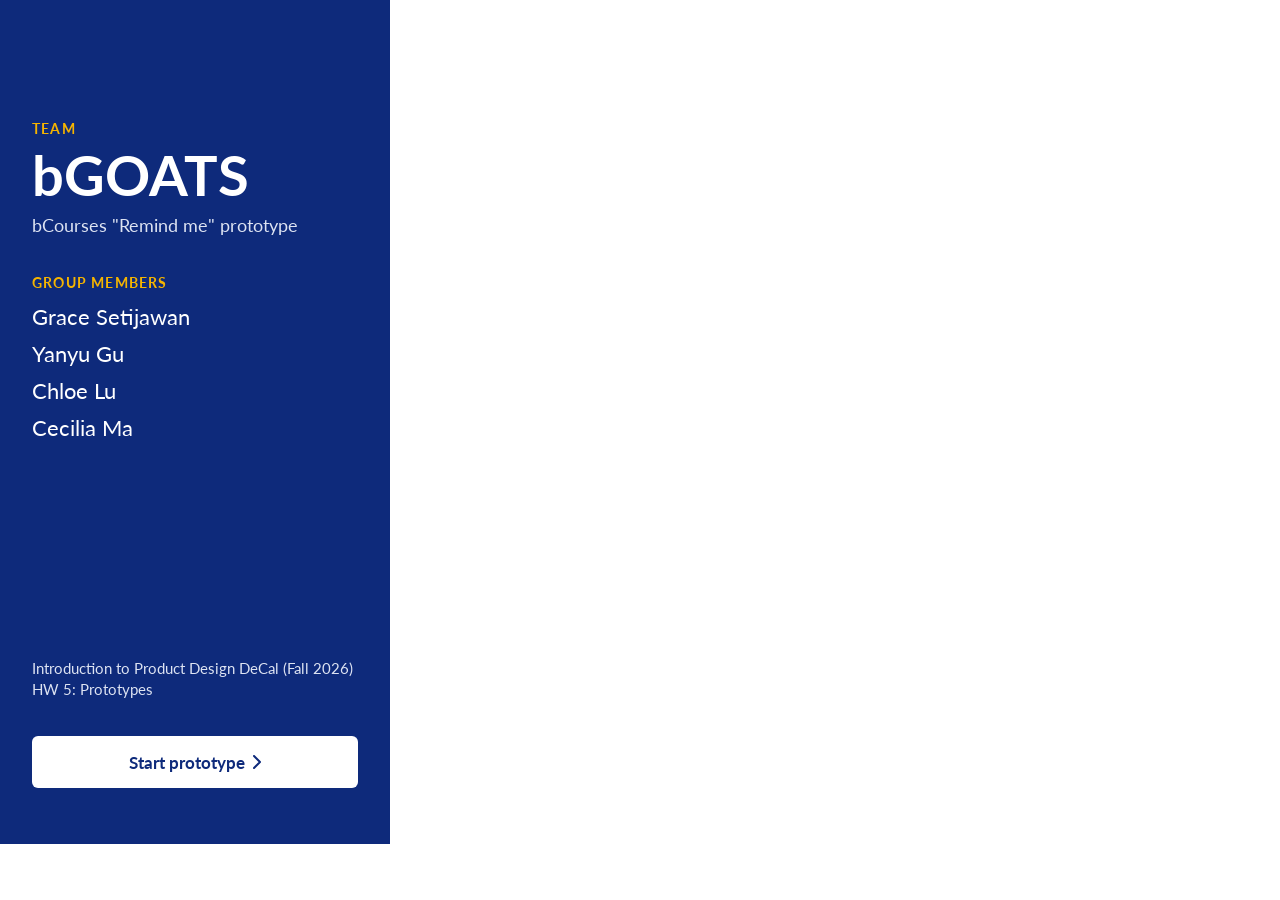
<file: Cover.dc.html>
<!DOCTYPE html>
<html>
<head>
  <meta charset="utf-8">
  <title>Team bGOATS</title>
  <style>
    * { margin: 0; padding: 0; box-sizing: border-box; }
    body { background: #faf9f5; display: flex; align-items: center; justify-content: center; min-height: 100vh; font-family: -apple-system, BlinkMacSystemFont, sans-serif; }
    #__bundler_loading { position: fixed; bottom: 20px; right: 20px; font: 13px/1.4 -apple-system, BlinkMacSystemFont, sans-serif; color: #666; background: #fff; padding: 8px 14px; border-radius: 8px; box-shadow: 0 1px 4px rgba(0,0,0,0.12); z-index: 10000; }
    #__bundler_thumbnail { position: fixed; inset: 0; width: 100%; height: 100%; display: flex; align-items: center; justify-content: center; background: #faf9f5; z-index: 9999; }
    #__bundler_thumbnail svg { width: 100%; height: 100%; object-fit: contain; }
    #__bundler_placeholder { color: #999; font-size: 14px; }
  </style>
  <noscript>
    <style>#__bundler_loading { display: none; }</style>
    <div style="position:fixed;bottom:12px;left:12px;font:13px/1.4 -apple-system,BlinkMacSystemFont,sans-serif;color:#999;background:rgba(255,255,255,0.9);padding:6px 12px;border-radius:6px;box-shadow:0 1px 4px rgba(0,0,0,0.08);z-index:10000;">
      This page requires JavaScript to display.
    </div>
  </noscript>
</head>
<body>
  <div id="__bundler_placeholder">Loading Team bGOATS...</div>
  <div id="__bundler_loading">Unpacking...</div>

  <script>
    
document.addEventListener('DOMContentLoaded', async function() {
  const loading = document.getElementById('__bundler_loading');
  function setStatus(msg) { if (loading) loading.textContent = msg; }

  const FONT_MIME = /^(font[/]|application[/](x-)?font-|application[/]vnd\.ms-fontobject)/i;
  const MIME_TOKEN = /^[\w.+-]+[/][\w.+-]+$/;
  function toBase64(bytes) {
    let bin = '';
    for (let i = 0; i < bytes.length; i += 0x8000) {
      bin += String.fromCharCode.apply(null, bytes.subarray(i, i + 0x8000));
    }
    return btoa(bin);
  }

  // Error sink persists across replaceWith since it's on window, not the DOM.
  window.addEventListener('error', function(e) {
    // Failed resource loads (CSP-blocked links, scripts, images) fire plain
    // events at the element — warn only; real JS errors carry message/error.
    if (!e.message && !e.error && e.target && e.target !== window) {
      console.warn('[bundle] resource failed to load:',
        e.target.tagName, String(e.target.src || e.target.href || ''));
      return;
    }
    var p = document.body || document.documentElement;
    var d = document.getElementById('__bundler_err') || p.appendChild(document.createElement('div'));
    d.id = '__bundler_err';
    d.style.cssText = 'position:fixed;bottom:12px;left:12px;right:12px;font:12px/1.4 ui-monospace,monospace;background:#2a1215;color:#ff8a80;padding:10px 14px;border-radius:8px;border:1px solid #5c2b2e;z-index:99999;white-space:pre-wrap;max-height:40vh;overflow:auto';
    d.textContent = (d.textContent ? d.textContent + String.fromCharCode(10) : '') +
      '[bundle] ' + (e.message || e.type) +
      (e.filename ? ' (' + e.filename.slice(0, 60) + ':' + e.lineno + ')' : '');
  }, true);

  try {
    const manifestEl = document.querySelector('script[type="__bundler/manifest"]');
    const templateEl = document.querySelector('script[type="__bundler/template"]');
    if (!manifestEl || !templateEl) {
      setStatus('Error: missing bundle data');
      console.error('[bundler] Missing script tags — manifestEl:', !!manifestEl, 'templateEl:', !!templateEl);
      return;
    }

    const manifest = JSON.parse(manifestEl.textContent);
    let template = JSON.parse(templateEl.textContent);

    // Nested page bundles (iframe targets). Each ships ONCE, in the ROOT
    // document's manifest; frame srcs carry an about:blank#<uuid> marker
    // instead of a substitutable uuid. Every document mints the blobs for
    // its OWN frames — from local text at the root, or text obtained from
    // its DIRECT parent over the relay protocol below — so each frame
    // navigation stays same-origin with its initiator and a deduped page
    // loads at any depth on any host, including a file:// download's
    // opaque origins (where a blob minted by one document cannot be
    // navigated to by another).
    const pageOrderEl = document.querySelector('script[type="__bundler/page_order"]');
    const pageOrder = pageOrderEl ? JSON.parse(pageOrderEl.textContent) : [];
    const pageSet = new Set(pageOrder);
    const pageTexts = {};

    // ── Nested-page text protocol (parent-chain relay) ──
    // Page bundles ship once, in the ROOT document's manifest. Every
    // document mints the blobs for its OWN frames, obtaining page text
    // through a strict parent-chain relay: a document only ever SENDS to
    // its direct parent (which, for every document the publisher's own
    // runtime minted, is another publisher document) and only ACCEPTS
    // text from that direct parent; requests from below are honored only
    // for the document's own child frames, and the ROOT never sends
    // upward at all. That last rule is load-bearing: the artifact host's
    // frame-ancestors allows claude.ai (and friends) to frame an
    // artifact, so window.top can be a FOREIGN document — a top-addressed
    // protocol would hand page uuids to that ancestor and accept forged
    // "page text" from it, minting attacker HTML as an artifact-origin
    // blob document. The chain never touches the ancestor: requests stop
    // at the root, replies are origin-addressed per hop (never '*' when
    // an origin exists), and both directions are origin-gated (on https
    // a foreign sender's origin can never equal this document's; in
    // opaque contexts — file:// — everything serializes as 'null', where
    // an embedded EXTERNAL frame still fails the gate by carrying its
    // own real origin, and a sandboxed child of such a frame is excluded
    // by the own-child-frames check plus uuid unguessability). Shape is
    // deny-by-default: one request form, one reply form, no error
    // replies.
    // window.origin is the SERIALIZED SECURITY origin ('null' in opaque
    // contexts such as a sandboxed preview iframe) — location.origin is
    // computed from the URL and stays 'https://…' even when the document
    // is sandboxed, which would misgate every opaque chain.
    const OWN_TARGET = /^https?:[/][/]/.test(window.origin || '')
      ? window.origin
      : '*';
    function trustedOrigin(e) {
      if (e.origin === window.origin) return true; // https chains; opaque==opaque
      // file:// trees: Chrome serializes the file document's origin as
      // 'file://' while the blob: documents it mints serialize as 'null',
      // so the two legitimate shapes can never string-match — accept the
      // pair in both directions. https origins never serialize as either,
      // and sender identity (own child frame / direct parent) is checked
      // separately.
      return (
        (e.origin === 'null' &&
          (window.origin === 'file://' ||
            window.location.protocol === 'file:')) ||
        (/^file:/.test(e.origin) && window.origin === 'null')
      );
    }
    // Non-empty only in the root document (nested bundles ship an empty
    // island), so it doubles as the root marker: the root answers from
    // local text and treats a miss as authoritative — never relaying to
    // its (possibly foreign) parent.
    const isPageRoot = pageOrder.length > 0;
    const blobUrls = {};
    const resourceBlobs = {};
    const UUID_SHAPE = /^[0-9a-f]{8}-[0-9a-f]{4}-[0-9a-f]{4}-[0-9a-f]{4}-[0-9a-f]{12}$/;
    const pendingFrames = {}; // uuid -> [{el, frag}] awaiting text for own frames
    const pendingRelays = {}; // uuid -> [childWindow] awaiting text to pass down
    function mountPage(el, frag, text) {
      const pageBlob = new Blob([text], { type: 'text/html' });
      const u = URL.createObjectURL(pageBlob);
      resourceBlobs[u] = pageBlob;
      el.src = u + frag;
    }
    function deliverPage(uuid, text) {
      const frames = pendingFrames[uuid];
      delete pendingFrames[uuid];
      if (frames) for (const f of frames) mountPage(f.el, f.frag, text);
      const relays = pendingRelays[uuid];
      delete pendingRelays[uuid];
      if (relays) {
        for (const cw of relays) {
          try { cw.postMessage({ __bundler_page: uuid, __bundler_text: text }, OWN_TARGET); } catch (err) { /* gone */ }
        }
      }
    }
    function ownFrameWindows() {
      const out = [];
      for (const f of Array.from(document.querySelectorAll('iframe'))) {
        try { if (f.contentWindow) out.push(f.contentWindow); } catch (err) { /* detached */ }
      }
      return out;
    }
    window.addEventListener('message', function (e) {
      const d = e.data;
      if (!d || typeof d !== 'object' || !e.source) return;
      // Origin gate first; the structural checks below (own-child-frames
      // for requests, direct-parent + solicited-uuid for replies, the
      // root's never-relay rule) are what hold in fully opaque chains
      // where origin strings can't discriminate — a sandboxed root's
      // FOREIGN wrapper still fails all three even though both serialize
      // as real-vs-'null' rather than matching.
      if (!trustedOrigin(e)) return;
      if (typeof d.__bundler_need === 'string' && UUID_SHAPE.test(d.__bundler_need)) {
        // Requests are honored only for this document's own child frames.
        if (ownFrameWindows().indexOf(e.source) < 0) return;
        const uuid = d.__bundler_need;
        const text = pageTexts[uuid];
        if (typeof text === 'string') {
          try { e.source.postMessage({ __bundler_page: uuid, __bundler_text: text }, OWN_TARGET); } catch (err) { /* gone */ }
          return;
        }
        if (isPageRoot || window.parent === window) return; // authoritative miss
        const waiting = pendingRelays[uuid];
        if (waiting) {
          if (waiting.indexOf(e.source) < 0) waiting.push(e.source);
          return;
        }
        // Never-answered uuids would otherwise accumulate forever under a
        // request spray; past the cap (far above any real page count) new
        // relays are dropped rather than remembered.
        if (Object.keys(pendingRelays).length >= 128) return;
        pendingRelays[uuid] = [e.source];
        window.parent.postMessage({ __bundler_need: uuid }, OWN_TARGET);
      } else if (
        typeof d.__bundler_page === 'string' &&
        UUID_SHAPE.test(d.__bundler_page) &&
        typeof d.__bundler_text === 'string'
      ) {
        // The shape test is load-bearing beyond tidiness: the solicited
        // check below uses the in operator, which matches prototype keys
        // ('__proto__', 'constructor') — an unshaped key would reach
        // deliverPage and throw, painting the error banner.
        // Text is accepted only from the direct parent — the document
        // that minted this one.
        if (e.source !== window.parent || window.parent === window) return;
        if (!(d.__bundler_page in pendingFrames) && !(d.__bundler_page in pendingRelays)) return;
        deliverPage(d.__bundler_page, d.__bundler_text);
      }
    });

    const uuids = Object.keys(manifest);
    setStatus('Unpacking ' + uuids.length + ' assets...');

    await Promise.all(uuids.map(async (uuid) => {
      const entry = manifest[uuid];
      try {
        const binaryStr = atob(entry.data);
        const bytes = new Uint8Array(binaryStr.length);
        for (let i = 0; i < binaryStr.length; i++) bytes[i] = binaryStr.charCodeAt(i);

        let finalBytes = bytes;
        if (entry.compressed) {
          if (typeof DecompressionStream !== 'undefined') {
            const ds = new DecompressionStream('gzip');
            const writer = ds.writable.getWriter();
            const reader = ds.readable.getReader();
            writer.write(bytes);
            writer.close();
            const chunks = [];
            let totalLen = 0;
            while (true) {
              const { done, value } = await reader.read();
              if (done) break;
              chunks.push(value);
              totalLen += value.length;
            }
            finalBytes = new Uint8Array(totalLen);
            let offset = 0;
            for (const chunk of chunks) { finalBytes.set(chunk, offset); offset += chunk.length; }
          } else {
            console.warn('DecompressionStream not available, asset ' + uuid + ' may not render');
          }
        }

        if (pageSet.has(uuid)) {
          pageTexts[uuid] = new TextDecoder().decode(finalBytes);
          return;
        }
        if (FONT_MIME.test(entry.mime) && MIME_TOKEN.test(entry.mime)) {
          // Strict artifact hosts allow font-src data: but not blob:.
          blobUrls[uuid] = 'data:' + entry.mime + ';base64,' +
            (entry.compressed ? toBase64(finalBytes) : entry.data);
        } else {
          const blob = new Blob([finalBytes], { type: entry.mime });
          blobUrls[uuid] = URL.createObjectURL(blob);
          resourceBlobs[blobUrls[uuid]] = blob;
        }
      } catch (err) {
        console.error('Failed to decode asset ' + uuid + ':', err);
        const blob = new Blob([], { type: entry.mime });
        blobUrls[uuid] = URL.createObjectURL(blob);
        resourceBlobs[blobUrls[uuid]] = blob;
      }
    }));

    const extResEl = document.querySelector('script[type="__bundler/ext_resources"]');
    const extResources = extResEl ? JSON.parse(extResEl.textContent) : [];
    const resourceMap = {};
    for (const entry of extResources) {
      if (blobUrls[entry.uuid]) resourceMap[entry.id] = blobUrls[entry.uuid];
    }

    // Artifact-host CSP (connect-src 'self') refuses fetch() of blob: URLs —
    // consumers read these Blobs directly. Survives the swap like the error sink.
    window.__resourceBlobs = resourceBlobs;

    setStatus('Rendering...');
    // Page uuids have no blob here — they ride inside about:blank#<uuid>
    // frame markers the pass below resolves after the swap.
    for (const uuid of uuids) {
      if (pageSet.has(uuid)) continue;
      template = template.split(uuid).join(blobUrls[uuid]);
    }

    // Strip integrity + crossorigin — blob URLs from a file:// document inherit
    // a null origin, so crossorigin forces a CORS fetch that SRI then rejects.
    // The manifest bytes are ours; SRI protects against CDN compromise, not this.
    // appifacts: only on tags now pointing at OUR blob: URLs. A reference the
    // bundler left live-fetched (an absolute x-import, a runtime dependency it
    // could not embed, an authored external script) keeps the pin it was
    // written with: that fetch is exactly what SRI protects. (A crossorigin
    // on a parent whose child carries the blob — <video crossorigin><source>
    // — is left alone too; the attribute is then the author's to drop.)
    template = template.replace(/<[a-z][^>]*>/gi, (tag) => /\s(?:src|href|srcset|poster|data|xlink:href)="blob:/i.test(tag) ? tag.replace(/\s+integrity="[^"]*"/gi, '').replace(/\s+crossorigin="[^"]*"/gi, '') : tag);

    const resourceScript = '<script>window.__resources = ' +
      JSON.stringify(resourceMap).replace(/<\//g, '<\\/') +
      ';</' + 'script>';
    // Inject after <head> so the DOCTYPE stays first; prepending the script
    // would push the parser into quirks mode. DOMParser always emits a <head>
    // (synthesizing one if the source HTML omitted it) but may carry
    // attributes through, so match the full opening tag. slice() rather than
    // replace() keeps us clear of $-pattern substitution in resourceScript.
    const headOpen = template.match(/<head[^>]*>/i);
    if (headOpen) {
      const i = headOpen.index + headOpen[0].length;
      template = template.slice(0, i) + resourceScript + template.slice(i);
    }

    // Parse the template and swap the root element. Scripts inserted via
    // DOMParser/replaceWith are inert per spec — re-create each with
    // createElement so they execute, awaiting onload for src scripts to
    // preserve ordering (React before ReactDOM before Babel before text/babel).
    const doc = new DOMParser().parseFromString(template, 'text/html');
    document.documentElement.replaceWith(doc.documentElement);

    // Resolve page-frame markers: mint this document's own blob for each
    // framed page — from local text when this is the root, otherwise by
    // asking the direct parent over the relay protocol above. An
    // unanswered request leaves the frame on about:blank, the same
    // degraded state as a refused embed.
    {
      const MARKER = /^about:blank#([0-9a-f]{8}-[0-9a-f]{4}-[0-9a-f]{4}-[0-9a-f]{4}-[0-9a-f]{12})(#.*)?$/;
      const needed = [];
      for (const el of Array.from(document.querySelectorAll('iframe'))) {
        const m = MARKER.exec(el.getAttribute('src') || '');
        if (!m) continue;
        const text = pageTexts[m[1]];
        if (typeof text === 'string') {
          mountPage(el, m[2] || '', text);
        } else if (window.parent !== window && !isPageRoot) {
          const had = pendingFrames[m[1]];
          (pendingFrames[m[1]] = had || []).push({ el: el, frag: m[2] || '' });
          if (!had) needed.push(m[1]);
        }
      }
      for (const uuid of needed) {
        window.parent.postMessage({ __bundler_need: uuid }, OWN_TARGET);
      }
    }

    const dead = Array.from(document.scripts);
    for (const old of dead) {
      const s = document.createElement('script');
      for (const a of old.attributes) s.setAttribute(a.name, a.value);
      s.textContent = old.textContent;
      // text/babel scripts with a src: read and inline. transformScriptTags
      // does XHR against the src, but blob:null/ from a file:// origin is
      // silently dropped. Inlining makes it a plain inline babel script,
      // which transformScriptTags handles unconditionally.
      if ((s.type === 'text/babel' || s.type === 'text/jsx') && s.src) {
        const pre = resourceBlobs[s.src.split('#')[0]];
        s.textContent = pre ? await pre.text() : await (await fetch(s.src)).text();
        s.removeAttribute('src');
      }
      const p = s.src ? new Promise(function(r) { s.onload = s.onerror = r; }) : null;
      old.replaceWith(s);
      if (p) await p;
    }
    // Babel standalone auto-transforms type=text/babel on DOMContentLoaded,
    // which fired before we swapped the document. Trigger manually if present.
    if (window.Babel && typeof window.Babel.transformScriptTags === 'function') {
      window.Babel.transformScriptTags();
    }
  } catch (err) {
    setStatus('Error unpacking: ' + err.message);
    console.error('Bundle unpack error:', err);
  }
});

  </script>

  <script type="__bundler/manifest">
{"c53f3b53-d182-4470-ab49-0f31c8748532":{"mime":"text/javascript","compressed":true,"data":"H4sIAAAAAAAAE6V9+2PbNu7475+/QtH1UqmmFTt9bJOj+Lo03bo1bde0e5zjpbJE22pkyZPkPGb7f/8C4EOU7azbfW/XWCIpPkAABEAQPDiwvjt9c/[base64]/rsCjPxslkod9viqRSz9dhuuA+X7t+NciGAWcf6ko/YG3V3ZznYyvbC+zybjbKU7uftWzbxyK98SKLqiTPrNeOu4Rmysqqgpski/[base64]/Cq+cVINRoUXEYPX5IRW2338e21PCWFZ/NUxiLn3lJlvHi+w9nr9nn0uf7+9yr+G11kmcVDHK1sm223Vo9K1Vj0AdHOEqn71+Ug9+Ph4/c/vGBx295BIX+cuRpWFavspjfvh079tEB1nIsgMWDIGh3Vyt+hF2FEjtqyKGGMk0i7sgyrWzQGXopzybVFNCWlQEiBcz6u7AoeQFTOceHl0D55wCubAJ4b+OwD6bVLLXdfzoTiYZNiDNR/i8zkSP8y/398h74m23U8P8WwS+wX1YoSmMb+gN8WfdSDlPUq4q7ZRb8cP72jYABfL+OwiqaLr/w/Zrmb7Uy+ENObMperZ4XRXjnJSX9Opn7xb6omc9YHnDvgczc35eV10mBbqVfJ4oai2C57gGDdURlpQUfSsZ5xe9Kh7tuCWiwB1U8sPf3nWJQAr+DPxr2onvmN4UrsaZfNLudGzB/RzhP4AxohiRQYx7lMf/4/tVJPpvnGfKITAF3LZoEBC3naVI59gFg2TyfOy5U8D7PgfV4BQdMACQ+uPDi6MJDVHywEr/9BwfMtnVZYk4vquDT/1nwP6+M2vTlNE9jXixHsAZNinyRxX6Up3nRniW3DiwXZTEZsWhRFNCzE8ywvv43q4owKwETIM3tUXWWNcoLqMfvzm9h4UqT2PpCNU87f1VPuwjjZFH6h/Pb3ii/bZfJn0BxvsyElF5+zYtxmt/40ySOebamz/8DEzIuwhkvLRhfOYWVcNn5tzG49jwvE5wQv9vp/Bs7scaHnSVkvqgZAYowQ0qugKXPoDubQGR/XTIB6izm+DRLyhJSl7qpggM5J9dcA+Fvz8bTv4QifewbBf7+YHx/xIFQ+D8dlPoO+TtyI//hQ9UpPdxwBCgCTK6XZCWv/E5vnlM9bX4NXwDxAyHsAEUK0xkW7QniBhLKN52YTxiAJHQOu1+xbvcb9vVXrONahwAVkfzkK3Z4+JQddrvM++apaz3+6t+7Pnj2+N/udoOIddx/goiCSNILs2QW0gAUclld70lp8RBksgTEpyyp+D+AcFZN29EUxEEna32DnGijgPs/z8HOmreK6fqX9cjuAf0/4wnrXSymzVG+Ws7DOMYuPgFG8TVQ9xjQxO8C2zgAWFqLpD3LsxwqijjTT6pDAp2/0JevNhnLDdBCewQAu/LpbxsT6i5uk2WcAL8N7/wkQ4xrj9I8uurdJHE19Q/5rDflyWQKfYbHDSak+gmpVRKFaTtMk0nm49oMPKuq8lnPgKnAw6eAnfKf99jtbbFRKtVh+J/39B9zyS0GoCoANaJolySs0JzvgsciKzh04prHS5yl9hhQLr3z75kjKkIU4339FGDzT+bs3sXgb2Ngd7OGJoQeA4QUF5II2LEgsR72NC8r+g1Lhamb3LkunOaTJNosprlalc99RO2Ujyt6+LNNEqZ/2H3y1ZOvHz978lVvFt62BUo960TTzb49g+nvdnBWawD8a9TpdA47ckr/NR6PJe0c/i3aacIDqK93MwV21aZCPogs7ZsinO/ixGLYB4+sswQHXFrv3r968+Hy2+fnp69fvTm9PDk/R8UynM/Lgxs+skCkuQIOBRptm9/O86JCvfhicdjpPrGuOJ9DV6qp7BV+WN5lkYUaV2po1KDxTkJYHqxQaMyg8/K5Zz06EOv8DNTr0JqDGF5ZS1nXf+aoRC+tWVhMksy3Ot7TaNaz1jKbtFvOLNJqoZjgBdBEEoOmF17nSVwX/hf2BKQmpp+sY40m8LHkAVa4qPL6q0fMeqR5Nj6GY4Cl7qAlOixW5XYYf16UUAW/RRXYagPorpKqfX8RXQsiRQxiaHucpFC/b+EsWXvJDIEdZkZlXyyp69QrQDvmyPus9jfflI06jRKLQiwWltfpdMsv1AdIJorDoGBufat7T7XQxxQwGGcDMeQL1SKHRiwDLcgCnMlwMTTrJWaQbPS3s6uzYvbw7yf2uQpsXGfZKI/vlorT4+Ivsaqz1qihHo4VXpjl13at5L8ig4uQ/[base64]/SK47FeVc+mS0tZb9D2lVoNK6S3moH/z72FGoP2FznLXrkdgEqa3tSuHWsK07rTdsARymjYgO06uhZ0i8ZI4sCUa2axU2twvSTV1EpftcU/[base64]/ch8ZYACBantvAoOfh88b/83bP95+WAonzrtb+Dl0QH7DrPb/Yu45Vx48NcFLlLP4DvBfRTNSuNVBgRRJDOnSb5kPRt0hkEQ2I69v88HXBo32l1KdCHxJXEmxWqgdi4taV3W7rpq+vLgWyyHNeaq9SIwi3dYLs1zaG0zc2R6K/fyuWwf6i1vEqQ8TIQKgQ/a2CNfdqSAl7JHyXtm8p5ObhYuexIVjJIlWawUAPZsOci9xiBdbWO0q2LBdaGOTh6HaVmnd3U6Mhq7wSgxB3sLAh7Z7WOd/V0llgHu9t8sZiNACe76ajKOg0PAWtnPh/bD1Ur1+aHtbs8aZvYbk+T/gizdXCNeGgaqDtGXWK46PX5U6dp6vNVyodPVgEsccbNWq8dT1IDrZMQSJ2u3YdEIgo5bQ0KByjBG/o12qdWltttCI4RV2NLAXq3yHT2htKHKdCGz3daZ1CvoIeUFqtAegg4qbwlMh6/QSMqPsSQkt1XyalW/7aF9ba/SCM0VVblo/kiyBe8pzMeaD2UV/bxF2Ig/trIsCh2BM9AeivV6baBJDa1fqiYxZ7CWIk3waoOOEYgAKmB6OPlDWIV5bd4mMPeKo0y945Rmg4J659mqelzUxMAKYON1S6vVjvSD34HxHIhelKoXeZBDD0rRg1bQbZV1J9Z6NmTDA1vgQRl0YdWEqkU3E93N/f3yuNOjWckGifqmNGZdJQ8R/[base64]/ENElF+qBPxDRLHsG7ViWOSXKqiTing1fgKP5kaldgsCuckjas0+W6vWa53MXF/9TSDEfPSkUlcvoL8CSg3d5wBzNgQ5IJBxqohjPkPE/Bpmt+8BNI5h8WWg3JKSiZqay9BiC3p6R1oEBbIoNEVR2s1VJ+npSUXBfwF1S1OSgRQrB7eJRFMPH+VyQeV/h6ElIpjjahy4Rbu7E3+c5gmKEVawjpkwcTPzqN8zq00z+fWDJpJ5qCLzhYVtJDlZ3m8gNes/hDKZhZqOuUrskUB+oXxW7Eh/MciKeAzkA85islWiTXDDw9nKS8Bf2i+YUVpIMb3gBh5FgGeX/l2np3gg80gZRpmE05J9IRpSTZfVJj0Ch8wBbBullDSOT1h2hW/A8k8w8Qf+d0LeJSpi7lM+ziXKSDMlqVMfIfPmD7LQchTNZzhi6qDckQtlC7qoVSORgqdcYpvOi/l4TXXea/xDfPGOPGYTBiAKaN0QXV8C7/[base64]/Bcpehe6DKyK7qE7I/O1+aaRqlXKpUgoU0rCoA6AWtbs5+r4JPT9we/H9sPhyt78Ls9fGSvHg5+fzh89NB99In9KFj1ez45vZ079pFz2xZmmRUow+LJdezWz1XLdg+ObWZPElClC1FtcHFRPlKV0ouseRU4/T18H0Cz7gqaD4bY2n+brTlHe+12u3+8wt8BlL+4OB8+6rfbe/1jd+UcOWKrfkWK9QqJPAS2u6qSKuWu0w/wk4PjoWu3CujfsevUdRxdXBxcXDw2CpFLA1R7NACFDdS24eB3kfNouyY1zh9AnQsaY6yH6FyU0CDUNWwNqDqtCg4fYeegaOAeTGrt79eGswUPjrneM/6hYk7OClbCIoqCklCH+7lftH5plfXWMjV0MAGh7Nhu263Eq/LX+Q2SWslB0q39X/Qn/4WaQZDFukGSCo5zrWz3uV/0M6dwW4mfoRpZy7a/CStVUFfzI1STMagIqrCP7BZvgcB8fHSATwAul5mFD46mPJ3B4n9Rro4BBAmzj9AwR4kPululLw5EFkDsWJQ+0MVF3QS62tQAcgYf1v4ChjzimjU3Ue2gD7ObtWw52zjZcpZt6FOL7/Ja+ohw2ILpQVvMOwyNoOLiVFb5x/lcz0RdxU+V9PEA1QRZQEkmJbvdJn3lgCoS0yq0zErr8+SNVaEQHZXlyzQPK6WS2mN66ylcqrYxhAsM4RsYIsd48Lsj7NKrWf7nalaucrct28/cPn6Y+Vk9hrKBuQ2jD8c9zUoJNj0QbLR2yIXpAH2CfGFly48629qYYYPQhhBQRLag1S/8j4CtQ/1BjiqP+ECraHWf3zbdubRqVD66WF4sgVOUwCdaffdiDf+Vjx4IhclU6AbdodYuguN3QKCgpdNEJiC2LWLAOHu5rEeMnlACDgfbTRxMXKMyLuRmSfD73T7WXrj9vm37het9hgXUsW01LDS5GUhZcRMrCT+w/WKB1k7UiTFpXuRVjv44dn+v68N8931gsYLzobWqPWytBO4JntUGpvVAo6AwdfHg4HfyfdK+HG0HUHEVVlXhth2v5ZrGrYw32BvXnmNqbvrLK0AIH+FKTlHwdDhcC5cibC/nWmsYSJ8toFBhVGU2CN0g/NnAEkL4Qds7/CTULXhQv3w2AjmbKa8jZtMOA8gFtrIbw6NQn2h3AasiDcsWyy5ml7yq30GZoLXWDuegIFSqKVEmy1V7t7O5PTRstYUxR3s596ZhCXjTpEWDvszSzt7B7xszU08MzG6DMKBrrpzxsojiPFLzL8AmX6I0BAlfviSxftJpkbBVo6csaaEyGeZdPRZ8rAujARukV/Ueo5YC0mSZ3gFYyCGRQLvZV+V/Z2+NgnLy2X058b05BbqD3pdZY+12gdpK4ApkT0zkw/0LnPJIzj0qkfoFrQaIWEk2QbQEkRk4QQSzz6IGAhcR4lIRCVSZg1yMMiJ1jRBYbSc38Cbk95iIWR4kEo2EZSff39+LVIpaMgwbl0QJbB0NjoI/M1to7CVwHck6NcsqWwcuWieBB7m+4CE4RPh4R0EfLX8b3nsF2q72Uu6UwMkbtlXVuxrj041xmivYRXWRXRS4iNFe0bZpfK9DLntqnVE7chxJupqX/sEBYFk9+8grgGVfoypPO3XIGqM8rflxENCXvrI/imrgLVOmyVmYpFWuC1Soebj9vY6/B0VyQQVV6Nv7+4Jl+sA8JvziAMTg8nriqp3EWuIjMNIIm7t9e11jt2/BDVdFkgak9yYROGKGbaxXu0DV3AT8k/aU5E6AFgRV0ZxMlQXBtjB9TPnGhuSfuEsI4CZPWPq7VmbKhLas6nLJn/z4afdwf/9PLwJVqnBcpr4uXVaqdTshX0ukwz9pOs/CeU0TiZKg9pqOqpW7Y5BZMBhuiSfia669X/n93q980168rPycXaOPNu/[base64]/r4sdCF/xPCRFWwTDJ/4D05ZB3WZSBcoGFjINy0vsb3JHuLKaKETMNaIOnwKfO6DH8gzcbEdpLZjdpEKtRpNypVhWWOWfmaxSg6RYtRErVH/M+EFxegCz1y2v3BRewNWy68sH+ecAHyVlLTxVxOtJhbTcYdOYNdldA1OEdVYxrulsgVXLhz1vthPYU7UsGCRebtTeZEFavcfgToMvQF66BdM/VZSDyh3nSMlQioNmI2NiAfOHI7LQeJkDYe9fvhELfrjQKPsUBYF3gypNoGpNaycOih7fXO2SAx1+iaLgpd3KEuPDBl6qNOv+NXx91+1zfkbqyEztqwfAjCut6aefyogs4+fuTwduW2S+hmt122EzaGtIylmJO3M7c9ZhHkjNspuwyug2PHCR9dtxIX/pTwhy1EYgTvKSaOMTGmxMePsOjhI1GYiHESFHqL7hoI8/ro6951vTc3Ci6didsuEEhnYTX1wlHpjNyjLm8/U0BZQAk5WVdBjC9m4StZWGzYTNrB6OBqja3Ngg47D8SWEPbivD07xpI9F5s8KvqzYOKfBxM2CZxZ69w9OOwZDRLNprhL7uA2+aMLjzbL+z4ftFvDPm2ZC7PKv0kjSdgCC//LGYAoHLbHw+Xj9Uo/PzGenxnPX6/p0++Cg3sbMS0zM+7IiQ240NUltdTsWx9uyOo0rai3gHlV7qNa+lLHUhCpaxEuCdJKkESByKxeSuGBsr8fqtlbBAmQQFNdAFQItxLxwwVQcAzEvIB/saphEvyhiCdB6mLyJaSX2tYxrmBOWg58G2uqyI+6/QrUf1HTOFjUnU71i+j0eH8/VVCYcmeMql2Kf7jCrCgopO79nQt4X+oX/Dza37/c34/kYgLjuFQuBhoQhRQ7v0MAlPqFBl5/F+t9yYXkBM6EzWCNnGDmYAbcYymoxrY12QAi92ZHqpbeTOynT1rBAj5gs6NoozPnQYQZ18El/ozI0aNzEUvd7BxW7mbKtduDykZ9hOe5f+0DrPWknOsZucbp0LCfrDdnQSPpH/Kg33IT64ylvzK4mMQ7ImhSNJzqUZc/cQ/wT/3NlKt6Nd/GWliBvxki8Dg4Nip54IwPDp8+dR/hH8BG2Uz3GbrAxWTldg6Z3SGHq7yeoierVWG89Z/[base64]/T1G6KCrN/cHpDlAnSf5nd9EFovydXK9Uv96O7vJ0JiFfYd8Y2w8IgiDLQO3F9566Tu2qVFJArGxAA8Qyn/BWpyouAjppKB7xftcAS6NelliXRsh2EC/+wpCKw3qxLmD1Tul4WUpr15yRdxfoKmEN3CM2Bpwk1K15PtKUhGhp2vjR4pewLMaocEPRuarYZFEpKxoZlMswZ90eODJpWfRFTbZ9xIPuEU2M0SgD2Uj4aVl/Bc5zZaQnMQFPu+GkQwo/[base64]/NWKgbkHMMhZsWs3xnUnwj41r0Dsd8lNLh8GtX2gedxTKblc6hY1y73c0GiV9/Om/6028QJe1wejA9rNkm5YnZ5T2xUcELhCL8tj/gFGDzj4Bh6909enZ6dvPly+efviFGQytFZsngWWHJjJtS+HxcrYnbLGaHQIPbKTYpWlmwArXrvAhCJhaFXSURF8rhMZrbaOA0oKYHkhtgjGwKCCYxAP0amVhciuNPxK7/IyzLIcnYDjwBgyK2vgfRawE5+Ilabu2FAtdyNOupvrieMJtEIK1DCWvlGtcFZbYPtw+quAmZIH77g0VdZl93aAeIcNhwcVHSyuwglyoA2RV8lHcnlEzti/Ed33VWIytvvXZprm2f3zjaJim9Huo482bVpymaf3v+3+qfzmrfglrjDVPk410U02fAKdqg9TJA8Y9G23ZV90gGh7U8HnOFqKphX5YXMX4z6Uecq9mxDEF3tQn8AZWnarUVWN6C3bh8zMFFDuGvswAvg/o6yBll1BzZsbWAKke8qCCNzXLGIBE8LZ8ZH51iwg+zubXXpX+7mDIRheFuEEaZUtgeiBv6LzttwLE1hPhjon3O9q1T3pKT0E98iSWnMJ9EZ2gaDRBzHf5Df95yABzENg0tROyPSySq5u4lydVZ8ztNcsUUYKX3MX3Bjq40TtIH/cKcmLNq63f7ux+hAftAeAt2gDn1pt2dZ6bbu+AxhU7MqzMlRrLFWBOsQlXNThPSwtwInqzhb2WNdHaCclua8p/jh2N42dY+z89ryEazZ2fQQw1qWtppAAyxtgKIxVIMTfGTmMVbLJMWCpiag3G2z9rVNtBF5Ik7KiY/M27n9s5oYl5aEvnw0iuJbYN8uR1Ggef6XTT/Rtx2bdDnJdwSXRWnlvFxRGh0zw5KWQYzmsIgonm9CNkLzHW7gJGvFxpy+KFMRwU0ca4v3B0HcitSQDLozZQ8HiLOxHYD9sJa2Htg5+AtoPVmM5D1tyjqIWeliDtDxAg9muyU3XLBIUd8kWjbMcQIshgxXav2QPhAf0Yq1HtqOmxZqVoiapazsxgGbmimmu5/n6i/NMqtD9E701gVAenZCCXICq/xbkCxHwQc2kmizgKoDLcrJSmKyagaRBfeykgIV+c6JAXkmDAj4AHWEnmYz1+CN2CW1E1NoljF+G3NAQON3a7WoOkFQ82qNspkfqTJjEQBQE0SNu61O2I8f4WJtkNxto6JMA0M18daJpR/UqK5JW0ELPRSHnoiGCJ4bIvQ5QiTYWWCS98cbMpUxAVVuCCOaX7PLSkN0vL6Hnr2IQ8CE5L6tz7JRf9kH6LekUjxQlDWE1ZhMUVhM1G7NgAiVxXYzFqv9OBHpZzrRQPKuF4v19KbQCo0smmbMAfK91kcUgHgYzZcEZa6OUs/DUpnkwFigD3YDBxTTMiUu0mnl6ylAcWJg0dP5FGtLfttFjuz1J81GYtskVuaasv/hsF/4pvLR3Ige2Y9Nm1z/pCrq4bKFZEe1qXmKH7ACgmFwR++phY0sad5tKpUaUA/XY7g5922ZhMAqODy4853N5u6rKW9e56K/+tXqgN2dH0DfIs334a9NRvL8ilvR/J5YoSDWxpJJYLoPxnlxu5QLQpJ9FTT+xpJ9bk3xmQaVxTB1N6qxWe3u4/dKMSKT21PuC4BBu5wDbpkyIBFFqBN47F/bTkaHlXKGWU7ojEATTPIxPb6GfWZg6oXPlsis2UgfwrgNnxK5qSr4JRlhiHtwI+QIRQkoIN5o5zze6g4XmajXC+thNXeM8uAa5fOSyaTBfra5BTITnu2BvulqdC0FlDuK9lJ1UP78jrASWPYcZ2MyE5KnLToMIOUkEmKE4CbsNLvvEiW42pB1kP+1b6eCh0MQfM5p6/xTUNxXMQnnblPZ6XavYd4q4T4Lzvp5b6xOS0CcrIj2PzkaESWaBgIgS4OEzFA2lLDgTZxY+vn9dgljAa1kxBAihbGShLtHDeBNWCPIE+hGnWNzeHr8IwEZAeIPHpOu116HB3/YFOAAKZM2cGtjJKBiDf7LWk3mLIjIetWW37I3rv5GI8T647S/XvoCmCHB1hvbTmlefsDfIqxekcp6QiUqzq9WqmYDRwMSc0sEOlS+YlOLQkgBfBG9gThHsLwwhwIHWQRg8aS4DL/Qy8OL+ZeA9e2EsA+8HJ8PgBRoTz/b3r1CuQLPduSFb1HP9vwGX5Iud8D1xAfIyfVYvQO/rBWgmFiCALVDQCdHSG1yAzFqeO3fsPSC9+DXWodsN5TJKAfio0zsAOoM5FMgcNg5iPwdB134E6qZwIjAM3vrwW7HFOs1ieGItI/N0rYNqm4c08Dx9/HVX7yagx0JxpE5g9opWy80DJz86euq28hYHmITFCXT+OXqtrDraT0l+0LI9ULzz4+PjjrHT8fiZMABc1WZB6a1oEa1byk/dyuk0lUXu6vIQEBLyNShrwnHRuk5inlvhIk7y5uGg5zwAsszhtYU2mwfVUDqFMtT5XZtdVsFBe9lhh2t1GNk8i9wePjq4YyfoheD0/RGfhtdJXqzas/zP9ghkeww5hBukI6hlYAmHq4vx0PDmfGO4HsHiyYMOiA8dkAKE/ZZEPn0olCaUH5XiRGAhvgsDLjLCo3J/fyQP0VYDPMTthq0WmYbgDcntAG3Og1Ce93ykdzFwkdVOxI8OYBFvHaJ2kx51+qWftg57WUtHD+QscqGjUU2I0NsuQKqOTxiE2ppwWZmhDceu1BDC1njzdCaMin7T5jhSHEeqxpFSpLoDOpKawjj2xDjE7rla9jcGA/13e2kQ0WCi1uFa1oQw8DUMouAnUAQHaPRuDDZ0W84JF72J3D6W8AkAzSFoYKwl2030sd0kkEeW8QHPK6t5Uwc+aeZwjmA0CU5aoCbs4sLuH/rdjR61uqL9bt2qbEbOMN+a4XATKBxneByEBJRwc4bH2MB4u3roj7tslKR6eCs4NApjSceW412qhwEeAm759OyqxLV6GEJuQPufs/AWndTxzDbl9Gzh+odLR0FLB3QggTZbO/xL3nPTDot2dpJ9JKevpGVQEnnPNswkZxuiv6yptoMKo1m+WuWw0sTRSYknSPTx4zqxdk/[base64]/NiIRBIGZb0zMIbkEPe+Yf5yQBSMBWKcC9kgp7/aB99hi9q2mNS7KVrvAoXpiksTP05vMx7Nc+5K02pTxSs3dimTemsy3NyaHCsbCu41ZqiNOkXfXtmtW0mgsDiMIUFt6WIKrJvSzImxa9TuqlCQXtc7K86CCeOENpCQVDpppRu6TS5k9vMN/4YBSJSCvgj7b4IrZ+H2RsgxhRqsUeMm0NuRwELPgxt2E8BidgMo7lB5YRdcrehFDQUgemNK7aBPmtl43AUHOxuMhsHNOqll4JmnNbZgYLzgJkQyVDtf3woLtzqEg9KY5E7X6NEBeB9u+AWhBqy9zfHgOZ4v6e9Ic1y/QyC72gCZdUM7hqrCeQBs78YTXhMAPOHSPd/kltNgzJ05E4rMTcNTw70Wu+I3wkWDXQHDuQLJnyagtmuJ91qt6aMNWKaCYrZmqgRq9ANRmbe1QS3S/Y+qtWEwJb8COZq7IOQyC/TJ3p0ybzszWeMwuAMCxaX8sgbpeSCLfbnT5jayzBVuPHOghOveDBYDEPecczYS7tOAG5ikfa6eA2udIRJIu7iwVoyIDq7Qmk3s9h0Puh12XQWPOx32govNeknw11W/DjxyXYGEAOyT9HPbN7YHP2+5Win2LJYJacE2XIgcuSWGe/vLrDZer41S4wA1BKWK5GLRAHboDnWX3kmARMGxswSELMMJ919wEBvXaN0Wvv6CEpMxbgv1UpD4CpJrUlbRzg0LRW9KQCX04mDYHVeZZJblNL9BKVr0KUUHASWgEBdPccUOHRltKlcrXkqJ6zUbcYzpFgpY/yzpQwHuFSkjPweGM+6p6er2c9+j9isz0houg5BBFTtCZXsVENGLTorzcljLB6eaJiWz50LlZ+qdYtrZbLmuk4SZGQ3u8CriUmEQ6eV6DYMU0biEyIDZojBgbv2Cewy8eo1BK+vSKJtE/CPFOXP+4ttGsbW2fLxI4jPc0YJPG4myZGUm/5Kk6UcMdyCKi/1DkLMAXyQwYSjrGvIfuQFmxLGXMsexX5zQMEAjFZYNPDimUihMv82q1qf/U2igfGp1nLtmsKX9fZ3hrlY6vffJdV6xV+x147zcd7UjgnZN0fSgvdaJIVTapaEIjjECVX18jQziRtHsL4oii1VmAchRfo112xumDy5CMxWoOWFUnbqgfOgQQv7IzqXbTzQtYEXuL2ujYmWsUOqEnFiy26IwLurApXd+YUzhf40Z/LH/3PmRVWjYEaaec/L1rDzJFMwoVI5wVKxq61PG9P6Yz6UlKlch3tC/fgjy5GplY9RF9qwzv7WVhR7NFugO2neAU5LPAokouTB/aj4s+mSMCA2rhn3Mbjm8b1NAcdURIdkII+tShHFVuwNMBoEUUfnFOWFGxhi/WrOk/1/n/pZERFmbKWaZrIWd3gQQV8eS1HkWgYB0OF0fBcaRKx4J/f2FeqgcLRikfC86Ka5uEJ2s2/hWrhiBjHGoFw6gh96PgptZoCsAGZfAaDUJNTicuywXoN/gjRdhMSHfhrLmaPl4bO9mJsR6IDtAXqvZXY0qO3gNLABjVQAwf/[base64]/UFhdwkAbhnJADesoiQdvo/8XF7TcNBzCB4hZlYZjNI7tl9LplH/s2g0r69RYydDu6ou2+tQkM3RK6iIPu/oqOe1JdNIskkl4qkCwUlsDyqwBrIJeQWBvpGq8aeRpzKFWcJgXFZmPIi51t3NvAdh+bJQGDgx1zf82L7W41gIkudc5ix7wu9LwuNud1oQBUQ/[base64]/X0URb+AhxpjQZcU8oLsrMn+3SYZervXvfspZy0rrSk9MvBRgL1m0GbLoMutd6//27SjwwbLVHh3e/f1vK5Kdjvd7PYmM5RMPBUuxnWV8y/QexOS+mNjGaHQoFvDAZpQottuyHT//uC2GDigrTjg8BdV6AH/VSX3iEA4yntmSJmT60li//9It3P2tOjFG93o/SV1KncJ4LKp15BlNoT7NsUREdbM1Ptc3lvucyn0AFjSNip8yU25suaJ2qFjETTzFXNcrS7JHHapGO59xUBhVnXFgaFRRFIrWUjtTR3l8g1obFhUG00Qw16zSbAR9QDLREJIdfvmmy/Mk5PadcaEe21aQ3PRRNqGJnrzrVHWlOTUzjP6mXS/ObTqW/a0woariOEOE7VoevT9HfaaPXdeMqlPGqPXC9TOKZIaph0lRbRIMUYLucTg6jxCD9MdZO7+855taYHGjSK1/mf0WsgHmy0zoZP7wEzd/5/Rbta7FtZfWc/mKsj2UoOJ6WHH/1MP1trSPdvBa81FXPDjmTT/z9g1kB3lkJy0WsmvtXhFXPScVv2ZJiVRlWmBIlqS3Ga0yW2Ah103xbTGtySzjXbIbCMts402ZbZRfe5WsUpDqQr29jbZ02rV4EKaTDb1Mfh040t2P0Y61/0NpERWtmbX+/t/DzevN3Cv8GDK0LOkYEtxyJQovkHTa0aI45xTKhm5PzigyUlWgod1bFYofNAbcEagItPYmxCXHxOmamQ07LeRtuwP2GLz6gJtJv6LGwwWmzcYVLLF7YsMmjkb9xmAsjdGEJVMSKBSWB6vNSJEnnTTQ5gHY5aQ9XqMriWROlqIuuGJH7La7qnNAnhmUA/7B9NXauvajG/TfFQyHmT9bKCtRf+yMQaTDq8hO8VNvMbv+rwOm/YLD3TcoyjOAEFh0Ml14WW8OsjmswMKkvWf7tfeY697sJjFIgGJOF5QRz3AUA99Xh9AVeU0fPz1k/aL7+5e3z6/+/xHZ/zN+bv5z/z6xbNXkz+rk5dpdvbyWf7Lwa8/fTcb89ar8r9ff/jjNHlRRN9fnb3+8dWzcfLtwX9t9sff6lc7zmdbfcPEXf37vu7f5MN3t9M/D7vpz9/99uYsin94e/dHp3saTzqfp9lBdHiYlbedq7s/3nU+3IY/P/3l57g8/747Pn/xcfz0tx8+d23285f6959ROOLpAQI+DtHP7T9feYffeJ0DSted+rHu1Kzz9Y9JnLz543U8/+GP13988/S7g9enydc/XX9OD24//pamj3969fpufpb/9OzpT3nxwzevr6v54ftff/vu25efu3fGTTW/Nnepty9dwRNyfW6EYlGUIbfdzb3VvL8si8jP1z79VgyP5kzQXcLPxI7LLZmh98zQhh4F4W+ega7795sZL2WXf8TeD7QTvX2uFCrdU5t7Ktd78EA8Bvra4pqMfhKgwMWGB5Vhac+Fk6EkHc8W6hUXlSvBngd46lSRNxeue1XwtMOeV8Fj/[base64]/Yt7C0SAdRvO3ZrQeejJKyvAzUnYZo6AwykQgcA+ihPbE0Xm/T7W4lDeZmRsWKNgh+w57LTIxA75M1H4pKkWH5xJf22rrz8avvq6+8/fHgHEs0ViYKLUld3JStb4/VHVM9IN3wV1CMwEdDT58ydEVuOQXqkRQ9DNGAcy9If2IXYr7ORCCXmDPF+JbwCbMRugqW4Pq70QUBjc+33au6eiRZBhGzuEsqdQFt4p8ODrAkPzovA+Ta7cvF0FbthN57MpaXcWdYS6bQZdfZu87Zg1frenNxu7tzayYRyBnfDoOGd5EwxSWe6GreW0FO/7og4vFL60/U/QDgMeQD4Jh3zFexs1uixasLFGAHYDUu11Sw4RXXMqa+7wglvdBbUU/UlPEqlSZierCqnDv2v0nE95l1G6XrQL5+/en36QrXWIDY8i0Hd155dsu/XINAboWuQBSgGMAkyYgAL4fky2T4jTgOf6XGfr4H/XAez/f3ZIB6uVuf7++f00ECCI3sBMy/nHHOxvL6GKtFhn65NVFFtq0h1o2AhfOPiWnJFlBvhSSjh6zBiEwGv1ephlsv5t5DoYst+2IrxCKcD3/jWw1bDeUU5HTFLeHn/XfAr4lrgVgyinzVaAM2EeEzU0kYd0QObbXh7gOCsMDW8BqyhSxl34+zsS7h6DgU868OUq9MoswWA7JN4UQhvBdYSwNey15+svLAAYtYnya8o+ZNH96YszKCGqSMOgRQE64U6HY6nCED2Xyg2EQcvUHPO8hvk18EtohCbaTeaST+C/uQzuUqWEsn835yfJAdhC5dixki9YUG4q5xuoIa6+nZ8HDyvai11x6n9eoIEtLZAD9Xb4mA3rpYhHuSGsUoIixsr7dbzqmXPSm11QUeTD1B9vqicGbuq3HVvK8VQvBpUdavW1D0BTU1YO8ASu/3Yd1JED1puNfprUNWL3G94dm5kll6rlbxByLMGIWMH9vd3Nq3KxbLV82DmSYwDwu33zT5ANb8B4qlPzjEhbsqxO2JMXAsyFpXuIOfrmpyvpbwxwYi7u3oLg/gbSLBJnkiaVJvFRXU7KTMpLXEhoDjmn8WWSSr6JLilp7wRGQAqwq1CKHmMIQLCzFpkV4C+mWqTSC02Qq3cw4YlbCZ9wYn6ksH5uSggOSIGL0WylXoyrTwhk8KSP1ZP4piWH2FcKFqH/EtTayYx3Lgic5d6oZd3PPojp0Ow90rE98Vsc70zym3F20WV4FfQ4rzxrT6kN0757RoEoLSR0sM/7RikFuoGXoW8mGVrDwTnWBfEl7UXRku6cxpvXZ2VfsQxGsLa+xwt8SZZmN52JI4B1lmjrSy6Erg94tUN59DMuLvEDvjdNfCgcgrTe0UJbfHsd9YeXh0s0vDJxz/w3c3TJV0KfSOcTZ52Opj4rJH4TCR+1Uj8SiR+3Uj8mhLLbndZ3zSN94ZT4qGZeCgTH5uJj2XiEzPxiUx8aiY+lYnPzMRnIvGwYyQedmSi2fohtb7AwFdLuvhby8E+JeJNhGuvikSmuCBczQXQCALSvJhZJMFch/Ovl/AH75Omt26HXrsd9X4o3g/V+zPx/ky+Hz6h90Ma8qyz1PfZerPqa/nWljdXYxrUZySKaiH1WSOVKp+N9PciDpWsYlRXIdNlLaO6FpVBFc3zsuDpjnu3MSccldtXba9FeMBl83Lrp51/r718msR8uXFB+9objfLb5c670rEVCh6yjBZFCexBvgJ2dzsd6eVFV/t6o45sUdyPbbPfeHBwhJcEXIzowpeLEUo9eBeLvI0G1gSY6EtQVi/xhmNMkgWdvi/pbiUOXhhfORc3LRcfDhL2E7CKf3Fg43xkswo05H91v8L/bMbxZdzhnD+zWYYvh/wwOnxm2HVAJxIeXaY3l9SnpEFBWR2kC0UifkIM0wvUZxuxzxdB5SmtWzI3DzeUYNVC5XDGe6HQCeOwuLJXK3oWtfQXvoybfg6CRzR9FxbhDO8okOLwzwm/6Xv6Rt+SClFseOL4NlVvu7ryvvjxZfXqFmRDvhd730kzktgiqOO89cO6tizzOSBXnVBl/k+8l5hn2YNP9f3Qxu3sD5aL9Xr7RuhtXP60LV7KtVXcXL8XSP2QtkkbWUgG1ZnQlxw6H+TbeMzqUmIXYpbN6AbtxZrhcTcFkIZs5i4XeCcq3pAYLBh2gtEUiUOidt/Znt7d0cjkBxhOnmLY7L6YWBizv/D5GLfVt004iev6O7qzFelgo0posy8LOa5EZdArJTBBdj/F2+1fo3yTcVBwpA4KspKxA7AgpEb3G/z1ENwk5CGoCOoSGbXYogoSCTiTGutXq4lGKQxIF4LaOK6vxVnvlatVvKeqBUFihMdPUqdE/dUUklzdOdxbqcN7DBm2jse3zpNRCmxNBXVYSMzBg0L97QI4nsU9saZC4MtJVFK0RSGcUvfqdAyQiGrQRnJPyeD34UNvRrdeN75iswaJ/cp3IYO+nxn0jfPa8nUdoN4tt5jQ9YyNcBPten8/[base64]/3908NPZGIopxyXhGlmVlhSmExMOBe//3gVm25sBPl9XZm7rac9X9wzlwd2eNEjfLN/YR4s0n68rJTaO/NBs+e8TjBC2RI7cNLrP1NCIgSMIZ7Pr2nvLuVQb7yuyoSGfeVd9mJtFILC/ULYBBvGgj8Yr0Ta98YMTTWO/JvmuEmBI4vFepeE+pekeh0Kg4SI7U6e6er1aliJ8Db58j4T3Hu9bq0TcvzjcCqjA4KO3fs9B56+8dE3wDdrQsdI3zc5gUN2keZ5B/whubd1UovR4tgknL/kpXo5YwSy4s8OkNpJTIElJOqDvc5yCiiASnY8vmjuOCJ3IgylrWebFAqlS9SPG9/MNBxKVSwJail3RWXDUmJEHi63GtrPVERJSp9ehMIXl2CNeAYeYGryAt0zzmFMVB3nj+06yq3KsJC2DXX7rnqg4sLGBdUiGf39bab/qbPW11fvdTgwRjjjQgZxql4DDSb15em5/[base64]/[base64]/RaxUBlwEA3Za9tpkqGJUlllJxAGCiadFI8Ojr2GCsYWZEaJDbJ2LsjjC165IZ3pejzKDANzBuBMbQXqLmi0Htqnkq4seRQ6B4NDzU/L0ua/ihYQLeW9xh6B7lK8MDbU3zGHLXxrxz87aejIIzoB880EO9EytufiNnK7fUF3EuuQgC7ldo4/UzNlrM5j6nHwwDJSLqiBpyPM9SudjYWthiU2ConmEzWQD+aUcHlhmmE24EMoDZ3UNmgdAFfkFIy8qADC7z4FhYqufuhl/eUn3u8zUqqP/[base64]/Dx/Svt0Qe1tGwvjjxxXejpLl3iNjjtnw7utF7wXg3z1tQLbvu3/h3oHT84INU5Z/0zr+EY8l6KyyfB8YmXX/WVEO0TndSbwA8b20ulsCJYVIcFVIU7zHPcYRYeAP5DdoeuFjhy3Pw98YRHid7zhTYtUJnwOvqIy22jUm4WUUhpy8BrD9gxSmx1V8mod9I06oGiU4HaQ1t+bzb9eP9m90W/5Rb20W07jo6tUZpHV2qDS2x7Cem1PlTu1fukb4SbMrp6iKczXoXBG3UaFB/4dcJvZAF6DnQqFlBh1kEbnNL07+/PgCrqDCz0uaRseVDonPI/l7W7BsDofwIATEzBbwgMJ664NGWxERaBGIW7nKIn73kVplwdWKGU4JI7otsYA0d05m5zNpp7lWpclmRUyq9jjO7Gc3ZnHk2e7KS3ui/7+6J79Rcz0V1FcSaN3lE/gbbRNqCNa6fBb/IKuanb9wYoFhMAHNDo9u6ajNzFQ96b6gzaQe6EIzDuCKFE1r8zoNXxsY/AaQVLgc4YEXd39xYYwB36gPM/Akc+rFYdt9U1zPK3wUcAvRwYFQHupS46UJdI3prRkqBXtf88GmEUw/GtIxlbUFkDxeux8KwQURKsT+KgsqYCfWBZxmj4ZPtOowWSE+4E0ga3CjtuSSPZ0eW/whmq1ZIn0UHl3cAZk81o9FJc5iapphbRo5Vn6Z1ns1uXbYKCfJdud/gu3WrfpdtN36VboJgdc3otV1aNXzXeomxIHL5/2kSsYG/vzj813f4xhVa520a0Uus9CjK5J0Uf1chZoJMG70k1OcNQo5sHC84aBwvc5S0uThQ9EE0hm2Z3AjdazUHinUxSThcax2ZYBITkDgiMBATYKU31KV5vq+SielHEQLoKHC7CTF6Vvbd36rIZUYzWd6jk51KWQ39oKgUUer6j4FxEWBGgoeBXpX/LJMv136+Db9FAeFbPy5nBum/7MlweO9P8+r0xyHqUV4J29dCwjrcguRZJzMtgqp0HoE+N0EdTEY93F+BuRJW4pE2bq92dyf3UknNn9Huqlhy9zMgCYgg6FQvUSw5xS2OlmdJKQ1yJ1hcpaAvnkOLOz9lEHEsQAilb0NHC75GHzOTLD6V/zuJIHDr0R2j9ocM9/hU88qsflXDnR/cKemGcz6t3GE049m+wgvd5XtHxFBBwl4tgvmazsLh6KfWJOcX62UKwNdPX1nyQA6SiuKb0ttYUqf/Q0rK/Tz+ecfGN9DlhClTnJJT5myK/[base64]/Wx/MqzXlXWDch/[base64]/qFEAeO6yCOMfF+aZDdztKPSZDbJ0OPWxg09Nr3HrwbJaf0IHwXsHXbimwWhqgl3oyWSj9+gUAPrm0cOLt2f3H4pR5PSr8wtnDzhaS391/uDs+/pETOPUBoA6o8MtWQ0bl0Eqp1RupDYOa6xFSLhJFgAZSz8PY4t/eyREvJJwUblAeUbZPWxYMhaZo21UtVWpWrvSkG3jUmkDQeOc1OH7yi/iZ9ncO6s2pgOkB5wPvJFX1FiHDWz4rATanaUhvkQBRv8XQoQWVPmw9/d9XkYwLjQtFEoU4IwiB3C8l0WLQX6EN/3qV7kcK9FPZtKLzKp4mpaElyWul00vGhYGsFq7vd0OO/v7r7jzmWO8w2Wtll0GZq+FDnJJhABSq/j1o3Xv/kFfbvQBqzd8ryN22OnAuozQDz1anV3DTr3EZqXshTcGMR1nNRTG/YjeAY9VMVVK3H6KZohYRCqRcvT+foIBj7De2sAb6cYjV2QpKU9eU5SpkMclJcgyDfFPFDKSVF0/7hQLd4Y6pfJaOiTeQ0nPtyQ/am5LIFRNfmiKdVS4Keqpkt9CY75xECsKPgJv0NQCM6FDj/IgQkIETQcgyP7kCozvlTS9TRNSvKb2hckXmpX6NRTfkCu35MytEuveXPEdOow8pg5IKgc4ozUesH6SET4V6PtTh9UQJ50Bs8eeGjkMAZZvYIl3y4JCuvQ0m4B24zs6b43ypToR108d47K7bVcs4NKyN6/lkabUXePCypDNC056mSkzV0Wxu3Dhr3ao6jrAICDvm6ofNewJdfRBv5kh5M+NNYlWEJTJkO34NkMHGDwNB8zg//4fJOWKIxm0AAA="},"6e037404-ff48-4b9d-83ff-215815ad479b":{"mime":"text/javascript","compressed":true,"data":"H4sIAAAAAAAAE606a3PbOJLf9Sto1pSWHMGMZCe3W6QRTWLLM55JHK+dZHbG51KBJCgyokiFD9uKpP9+3QAfkEznUlf3IREB9ANo9Bt+8fPPPe1n7Zc48niSc+2aM6/AmQw/rGWW+qVXRGliLaLE+pLDEq6epstVFs3CQjM8UztnHnfTdE60i8SzNJb4WlTkGguCKI5YwXOrQvsYRrmWp2Xmcc1Lfa7BsOLsa2Xi80wrQq69v/hYT2tBWiK5BBeQxLuL08nlzUQD0rya1rI0LTQ/yrhXpNlKSwOYbRkVGee4gRc9IygTcRjDXP+jBOJ5kUVe8Q+nXfDIo7nWU/cL0NIppcVqyYEef1ymWZH3+zruMogS7usHzeoChBTz8aNRgZm2XhNUaEi8fl/+Wmzhj+WncatXiPodsLcNj3qbTc7jgDwaniWuhK63prk1DTwYaXdrrutv7dFg5joKjKSMY2DKNpv6GO1GmZnxoswSDYEcRj/3++z2891mw271X36JCp4xkKB+50iwrlOwMbMRe9swfjAYcQk317g31JhlTpkjBl6aFPyxoK4cZjzI6Z/yu1z6oBkZ5ZvNf1paf8HNtKM//h8p/y1o9YDYPcu0BfFBosSjeBQSih+nEt4Bdc0gzYwFqtd9GvnaECToIo9+3wjll0mUlTlfwYpHdX0gBiZxTcYsj8Wx4ZKF2e8fuMwKWf7hIbmCU/CsWBk4bfi3izvqwn+mg9uKKctm5YInRW7FPJkV4eERbmsE8o9N3/LCKPYznlDu8Bj0F5dOYlAC2C7iB/RNlrGVEZtkTofO/CR25oOBGdzO71rKt/PB0Z2jEAu2QIeBKligj6yMC9xj3soAdrWzQmJTHh52hQeozxGLc0jVWf/0k1QYe0Xww2YEBGN7BGRnh0Tcpe2TafqQ8Mx+Z3llBlsptu2FpQxvzFw/R8/CH0HUFUQZXktFmEllqckzS35st72G/Hs0l0rNn5g7CENqAhViqXkDwKrd4JIhCRS7S9c61W2dDnUCP/BxpG9rG/pJH+DWljE4SePFLbXvXsxaC242obm37G5rtuQv1eP/L1uUXwx1bwzb0pEl6qHtWkV6A04umRnH/6UQfysti4AdyCN4DV3UN8XLAUdwRjq495gz4Qg8k0l7QbyQHowcxeuYMDGUypk/RIUXoo/yGAz1XOxDt+UoKRcuz3RbwLsQbeaOXKhOalforfQrOitJ4CsTqFvU3bB2ayFlYNg+TBAG1ggbWox1Sx/0Lo2QDE17QTxm+ObY4LBKKqmB+nLaXpHPiP5T/4VuDnT4j7w1fCEpgO+4NAZe2ZZ0fKDzHoijNVBQXp/wgXHg4z1sNmG/H+IXWoy4JV238ZrEwHyG94CZ4EmsZZmHQNckIycEo14oB7MXA9A2lL+HymjWfiAGuPiEVT7EicEHrD3KbuM7R7qJxeASQl1sOuGAvoUvPGEAurCt3UpAMZ6QrggQCDaMBtLBARSyOwD/x6wEfLJhmpafJtwxIY5Z9ywugXbNEXZC9ng2rkxRcs8swix9AMuqtBe4TLIM+OofBBBkFxnXEoj7wAB8EYMJmbxowq9phkgcbA0u39BvJWVN4t4hB3dcsdNAz0INriHX1vpAQuCt5MDT+pJGiaETDW9kq9su/JiWdhFoq7TUFmAQhVakkCuJ1IVBThPHvHJfgVY7WKJhrsFAW9A5g0fNC858S699pRa2hnlah7zGppqYzRxpqLd3oONDB03YQ7Xs1kxX3g4nYBEg9G3DzGuZZazKGQ4xwICXzAtWlHnt1GAi4zl4fcelrmE64ExCnrS5kitwhyrqZrNHqvmiI9LQo+6W/B+pHO1QMZ1dQLC9FrQ3VGHNbRVHW6q1XGugOsg5Uvfa47cS+yCdMsoHfUZlX0zaqGs6zEbbcIYnoP2VX+WHo9evX4/gztitd4e2Ojw5Q6dimjhBXcJu+R0Fd0E9aQrCG4JrUUKNcrFSUpLzGFXEZrfDuxZ2Ut2pCreT9lWXC0gEz7BMl3C3gMAxlzHXuAD5hTyJPMIQN1+RgsTCx/M43sm8OmNIj342vMHIPByBK2C34R3YezgYkRkMAnnk12dGDGptBifgJ3E0A+8zNoQEZgTBKId0LIDsV8zFBOmIubD1EAo2r8SnIu+Jr7YEJeqftfeH7iqHpPsCbPfx0G2/[base64]/BAeEAZN8VQHnPbCj4xke2szosqk1GFHkqhh4rQYT+AMap1eLaFbAx2sFonsmSZU4+cI0B7NSiy2knASQ5DdhKx8cHIhiypAbpGJfkVqqjfNhvjN9SGCxB0u/5R3u8b+oWp1TIz7hEMllrQuYge0ldWsRnCr2FZlol1PcbmvFxiXctFAd/2EjS3hMiYY4wUIRtD4RbFsqI3q4Wbxhbqiy5bEDzmWLZAKvaVdSwjfRbDat61GmRsVmH3ii4A2QGYQgXPAabs5JCl2GzIYP3+mfX7yBfrD13rVakKy4+dW0yzB5b5EGsCAFl1brLMl9gMgfVvXesLvkhh7U3XWsy+rWDtc71UF/nkP3Qd5e8hSYLrsZ8mEKBahCdfS17y8zTz+CdRVSuAkKZAat8AXcsU9qZ4CgUVcAt3w4tnYbYkZrTKwFieR7OE/AlluvOAMi5StEYryoXKnKaLJeSYSbG/nlf0qUK/J3OMjn5Iv9/a+8HT2oqZO+pd0xY6bmsFm/Mc87oqkQRMzCw4pKRZxNwYFiE5lO0ILcX8sLGdhzDyQk1K+vsk0DbUtoa1J0fZEUIZNtvTzV2RBO39UfWiu8gqd11T1hV8JP1XS5oqbIRzLegfymrCH7S/HGEBYGcldufoH07MjIIoiHA+uNWrMuN7N1sHEia7GgAkfglrlKQ9425zhbyj66qjIJtVoAKMrrFZAB4PuwXwM51ii636Eq1C9JTEZ/TFf78YQJE+2yfyO10XGUvyCCUo55zduqVSINgECG3BEo+rGtYJYCXpg4xzbxlV5sXZ79sLa3z7W4YoBkTlJpwsGD2D2yGnjC6qVacLtV48PIX0CBG/YjWR4X9nDDL0Jrgci+BCMMwTEeK/QD3dcQ5QOQxXaVmM208hGUgKOjG8mLOsxlEHEisBrK4WK1C/WCy4j+3ksToQaE4nTsLuoxn6un6/13Trmkkr90LulzFUl/3+d5dB8S6SZVlcQZknoH8AyHKjxDe6AGWn7zcU6q9S3Jg4kYjRVyRk+PlJvbk2j/hVagkTaQpAsiqTBzPBPMulvxqgy5Ct1amCO4bYbhsKq0pnBPftc6lUwkTCcqHuImHGJzD9plLvEvd7nudsxk9DliQ8Bvci7H93Vmx5wqiM20eO/B1ZabKQcPSTs8N4ggVKXlRUDPUQO3CQrnwiQ9giBATpRqTlnkX5khUg/MyekZ668kF2Hok69xZBT9MkiGb27+RG3hlAradT4WqmU6mlJfgz9M7TRg2vqjzTHrWLn3KevY1Tbw633qwfteuXaOlxs3KskPXjluKrdv5d+tBMv2ynszL5MyrCZkkNrea6bqRV/bOR7J8dyZ9j+fNS/ryyZW1RFcI2o8fbOpefY+sd9KyuqoxW0SAZhdjdbAebQDsZRbWD+TM7kGp87Ozydulc4e2qvNnzvCs746dVuq7KoicyFlm7i1T/id/2mqaqN8ZXGMvnMQQcj9btyh3Q4Yk35gPP5qYNZb7zRM6y2jgcqe3NI9unR692Op6vYGo0/OfxP1+O/nV0rK68xJXJyz3B+PTV5HjrU2/gOxDUIt8+Y4MBqQsU2yU7RY/NSFNW2B7ZLXxsnzRFp30IPsF7zaEqVypRD0rPDLwKqSpaWfgw8ZVhs/Pb2FDqP/sb1hRYzXiHUKJjOa8Q80UdC8TKzeYcCpCmHDWb9hRTLtPDOBh3XCUUJLvFnoL0kLFlJ4pUs9685qR4j+f0zGLLZbyqEqH6/WRP9xTWM147kqudG3gaiOeqyoZpGft/RTyGPJwpVs0hI8uLKxYlhUpCFRCUFlFS8skj90qRlChwT2SsIC5ZmXdj7R7nPMryopbmJRRJHWcR5S4BYK31AJhkNLWoQlKkkucZW/Dr3RrAXA9fs81mdPTqhI0xX0xjbnGZdu8i1Wm3BnEBErF7fAUuNJcXD5wn2lC8PgMZoiEaeF4tQEwtw3doLYxmoXhkhpQbgLRgmT+pVXXT7kE0HsJG3rMitII4hV2MJscvmGm/Ug5zJQpDYCFTQTAe67R+U1sv2NI+JbCHCfPCJ2UTtnkVSbrPKBqAwj+s0To0eejsUxkM2javuyVFKvLljuJO28Hcec7YbG7vtiRN4l087Cbhk9luQSSr9/rQFmLhUzk4VSj5RWPc43hDTMtBTHH15wVaVdLLBrnSB2dShk0B8ACj86qCpzmD0VVVi9NSjKBmaKH/gJkbUc6/B0WlBULcVJUzXeFoOr2ZnF5PPk4vLj9Ori/fvLuZnn2YXn74OP10M5l+uJ7+9eHT9M+Ld++mbyfT84vryRntFYCH7+9zJODFwGoid0/37zRS396bB1LWJTGVTlVMfgxBTNXNa4syR5VunjQqgRHNLQvx9LCE8hhErA/YQEcByqAGlRXYb/X4aYqmLZQ8kM7Lt9GQ1g+h6lP3+skT91x+AXzzLgsc9p+7/fa5G8nJ91h8LRX12M5LMu4OH5GfrIi+YIDNIfXBPOh+MMdpg2OztxGuCyMleY/HMUzYOGuK3CH4znt6YPL2CdxT3tMDcx3TnnxID2TrUjbwhs7sJHBmg4EZ387UB/UZPqgr1OKqbfe9R2tflKHz6sGa10/VoTABDwJ+Aaot/8ZhJ+7RlugDI9Pqfj7jK5u9Nz7CCdA+zvxT4UOG5KrqVck0FhjkcIRqNK1uRtKSU7M4dVl8CQ60KneZVZNQNnKPjOVmbbZtrNmq6VPWHqq2nr+bmXMm/myHPvVwf1dVFG6Fifcn7Cqw1sU1NK558LTc3a3eEbjqte1AN96vPc8j5IryTc+WLinKP+MrY7339zCFfbXvEnkDQlmyVZwyH+oH+eQEKRapHpWAMplGSVTYmeSBTbwdn/KU5DdW/y2FB16PZdxuLUE+BbmClMz3mk7FHlWX/m61bQxHHWAzDfMfNcHeWZf0mwjYOEbIJuosofMM2qz2JCqogNhW6B3K3okr4WC5QjzjbjkTOrvHuVkPII/g/j5IN/kdaMGkJ6hMggCi2g+cTQKqJ7vwOzoxOzgXvtEAL5bYn4Wg+RskMvHumTDKdOLvIVWwNUmIfxmS+OEz7GGoh3nHIPwUP0xJBVfJvH9O2XfREUxFu4bazgN/8iNCqWB3ZdFt+fuIgXLx+83kbhzZim108maVeJPHgmdgQjfg3H7sGp9g7e69y6C7CbWQUq/ueZYjmj76l3VsjXTIEntbEyrg3v8AiEo72v8pAAA="},"b896210a-0a3a-437b-b97f-18a5433fbac6":{"mime":"text/javascript","compressed":true,"data":"H4sIAAAAAAAAE9S9+XPbxrIw+jv/Cokvjx9xDNGkNtuAEV5bthMnlpPYznKiq0phJWmuJqnNEs/f/vUySw8Ays49576qV5VYxGAw09PT09v09Dz8xz8aO//Y+a/JKM1nq3znXR6nayxZ4o+9bD7tLJbz7CJdj+azznQ063xcwWuscTJf3CxHg+F6p516O6/iNE/m87G/83qWdnbiWbYzWq924qIYTUbxOl911GcfhqPVzmp+sUzznXSe5TvwqHrPdi5mWb7cWQ/zndPXH3TxTjG/wOZm+AKbePP65OXb9y93oOlcFe8s5/P1TjZa5ul6vrzZmRdQajtaL/McAXjYaBcXMxpM27t9CACdAgjL2ejzcueg0+10F8t8p31ysVrPpzvPL0aTzNu5Q1ga8On/uQBYVuvlKF3/n9C284v/OfFum/PkI/TdjKJofbPIof/8ejFfrletVhNHVYxmedbcNW+ngNRJ3v+ctFU9f5l/ugD4201CfdPzgqbuQ7TKLbVa/LcTT7M+/2yfNVVLTV81cY6QBe1fol/u7lb5pIDH9i8dmuIXP51GtxtfPXnexmsjvvzSqPTjzrQdw9N82b6MlztJ1Byu14tV8PAhdfRx1ZkvBw+zebp6mC+X8+VeluPULjvD9XTSH83go1E8W0fNB7GfRr0wfRovBxfTfLZedSb5bLAehumDB17yIGq24M3q7Byq5jNs49d3r0/m08V8BpXb5quz9NwLl/n6Yjlrno5mo2IExEND2SEAdv4f6OpBM9y5HK1G653mg+RBE8iISau4mEx2pvlqFQ/yHSjDacXy2Xy2N9WNZfnlTj67HC3nM+yRPqYPqf0VEXicZSPETjzZGeaTBbzeuYqBmGaDVae5aVjkJe3YB2w+478h/n3QPIkXAH/ehJKNqaqq3H6TnMXnURIiyuOoG8ZPE42pGDCVDjrQeRsriY+TjzhLo6L9Z9ZJ48mknQ382PMYT7vdULzJ5Zsevkk/dmCVAo518U42QBjgu1z/0PVtl9lHhNdP/Yw6ngGGgMbTVqsLJJt2kGhtL6ur0TodthUlwyjTGFBvqTzg59XNNJlPmoGBm4uBu0zyGGpBP5kDuu5VF6adOE3zxXr1nD9ZhXEUd9bzN/OrfHkCjbW9zgqZS7vrHxk6yuJ1vIcrNIYliwTLDyEsr/hisg7M4O3o8+roYdiN5O5OrHm7dqFc4MuZly0DUhhTiGR8HWhIEkbMoYEMelJlR6oMmOvb+G0baI6Kj8vFd3e9b5NNdVr/qaH0c7/wB94tMocyVqN97PDu7oD/HFL3XHENXDK5WOdv42keZTWFqwXIiyjnN1Pgt7+u8p+X80W+XN9EKRcv1DM1EnMZ4kH3sopnsPw+A4t4ExVctMyn88v85XSxvnkPvc0G0cAO6pvMzhaysTx61xnGq5+uZrpnwEj/3VlyHuAEiInI+138l3oPsru73fa+WY+Aw+YcKaWRnHXPgXR+wgf8DS9m/LuH5W/1bw/IBsHIAZBWq51G2IvnQ7uKgPI+rOQE36mCtB+roT3TSIT3QdxZ5WtR4jebD1KQG3kZo/34LHfQeR6ZlnH2eGT93V7QhEUYtBMocabLz8olNIH+/fC1c9UyMH3qhokEpNcusYc+9IYg+1nfHcrb9+0MZ6pmiDA+wfHiVHE8BUiMk8GC2IraWDM0mtU4KgatVnxWDGCC4rPmf/3XaJ0vY9AamueaFdTI3bgfE1UIbpsSOTVSAuByPsp2cFRx7q2XN7BglvOrnZcoLNpeuEljXMdAeHEeAXqzzmodp+MOjGsKzGhKbx/+96y98492vN7x+t5DD+YfqQVG1FQrtPnfMxBr+YNYAJGzvAAIdmHwqea2zWYI6wt4CxJ6GhEcQAH5Il7m77HrD0uYv3BLecSjCXEg0HLi4T+R0JxKo/N/Ipx3mOXZ1YQ0t54TBTSR/EA1uYX5DLa3tPH8qib1Li8mUNJqqR+ddD4DPQyUUvgeQKwUA52cgWBkpM94tWfRbFOtGENFFMD5ZJVTWwnLR/ExfhhzqRiQ+MQdQqP0JTRlS5BSQXcDbrAi9iQGOWOSsFpWHqmizmoxGa3bOPueXxjakaUDWGjMjvZ6/[base64]/20JI1dIDJQw4gOwFmEdnBn+Bg3l95AVe0ICValZmQcqYEuCgfcQDJb+NbMaPWLCzdO4dizfNN/Hnm6Z+cyDfvL9YLdAuMm+f1L19M1qtdY0ua1b7/KdnIIgj5B/Mond7nh+rBns1FQDzaJw59Wrb6eJ7V2kCvAiVMXd4tsudobiW++pKtVPAgpO+rSwr+6VWP2M1D88TDd2rZTxAJb/JwzoxL34GcyqeqOI8N8XLOZqeS/WiMC/ek3GIJmUzbNC7gX2nZ40/GlZe0IRtcBAVBhh7ho6++YbL1CAGg0ATqIuZ5sl8ts6vgQQeNDvwewWGkwZ4KD76K+V693wNw70cZebrUR6wERgrkiDtWnwegiCC9ZK4TSZqqpqwWqMmqdb95qv5EiymDPhymww2DxQCW9Y0C1kR3EeNNOrdaR4pwFfqWtJPgkwTJOpnp6CbKOg/xAF++9civpnM44xg/wuMvjUJO9U6fgxSTwsBkPCbjaBSS8sDWuQaHdhd2KhZ8vtaRwejLx1qEtDLtp18/dT1uvajvz91vccajhf58CYDrSfPSsTvrH295uMytmM7mSXg2189tdTdoy1r0DJJ18hxl6Rmi81387n+UjPR5gdEQpmzZrkxhh6bLmChFXlfrt6gyYuYZ29fN/lTUazSZZ7PdLvmjWUJvO73NRqb71PQhnR9A3CJGxgW7nID1f+RGRLIJGBvp/FybOeUmbpi8b1HLqs/NCx/C2dNNH/csly3c1b7Zf3a+DUWAtAwMl4Q1pjnx9nFNIERaQcAd6WerCVtKJNHrvmkLb5H6owGlZWqeSA8z2C2SXUAzWw0W1wQ8y25DEABacLiTcfJ/LrJJm9zGWejeZNsfmGVDAVXoH77/CEOoXkZTy7yJlhESmce5Gthgb7IgcBGizW6fayaSqqJ1qQTMBWBgT6IwVANSe+vWrFbnI4plNfQQIpAbHsF+ro2l6keaKBUGNbr/GgS3QLgxWhwsYyTSR7sdv2Bq/Or+cpZqUbD3dv4jl0Qo/KMYwwLW8mPQZX27us3nyGrpF7Tjn3YaDlyC4D8hvivgSYjEEpvDRzwcj1f4PobA2nKz0F80JTSu3wZNWjFZPkkX+c7OEebjSDDn8lgLX2D4rLUCpGQIKmPA6U07cbWU6Sp2fmUSEKvTWMAJh09dDBR2BwCEzEGms4UiQK5MY32m0BzyAKLGCycJpjg1Dxo6lFm5DF6p/oggzTKoAXU/ALpRPqFx4pGebuWHLN5Su7cvv4RsN3pEcOp86C5yqKQ2HEnhk4v85eTHBtCCZXMsxslwBPP1qNiC+RYGdAaTQoJeqAv27cbpCzFWU74rYLTV6VMNKqscSmfVHMBayZpPwV0/nW1jBdAtWBmrPMO6h6jeKJa3og5Hw8kaKwtJx3ZJzpQ3BJgDdyVGUnf/LJVVWdhGgGT1vUJ7r76G6RomTmQRrcuqEHmqwIef+qjPrKcTybwzuWUxG8lu+SSfgnUwAFFTNJEYSIRE6Tqtlrk1jMMFiYLLBTxqZpf1YRaDjBs1QsyU4bG+vtSNIC1TAJo2btLLivgkiwa6GMkM/qxGzVST/1GfpGSd2DHvKUyWGyyihdSHZKtF8l0RDInQyzlsKpUv1W/mhIgmqVtkjL31xX6Uxq6csB5QbWiJBw0sOUHhCFZAaxqTYIK162Wni+XrGicblG0u1uuJeZoOmDHLKF563hQJ7l/BNrRY+dz1+AW5gDdLozbXUI0L1G0F3hW9Hj0s/bQhwmJgPp1S12D0gfQSbowM52Qh0OAGSWbNGL9OSRdmekCn6EbUdui7n6WUWkllajNBWo1Se+S8oLsuTO/[base64]/4fSNJx2e0/aTnnW4aXHpyMA6KZkOR5MMrMvgC2Ql5eHMkYdqkWquTehjAc4th0lJWEr+LkZZHs2+R+pHmsIMsufT0Fy56gFUbaRRetY93yRRulH8EbFMSxnA2WwToowNohMxCXNniK6UqnJkJQNT2kSijZR01/AgIW1Sz6/THlqtypqtWbCpp/vJqi+hU8nIF0ZOg+0E5je5ImbrkFnj9llGqcr0KSjVclDbwaeBdKpqY3J1OdBGIAUmBA8fXl1dda4OKCxhv9vtPsQqymqcxuvhPdV7T548fngKdeif0zfNslVZ+8mTh9cY6wAWp932n6sVJVRW3qG6twVEVR/GmXjBfYOJeJ8aeEs+Gsx+Mh7DpH9/84HYPFoaueuAiIatts+FuY/eHu4ALHPc2zTCxNbosl2cpWWGG4N6kaVn8Xm/DTSTeGrnK0geNBfXwmu+UhSEsmC1vpnkhv2nGOnDO1HlxlMj+TnqYASWw/VPIO/29prAtiMYZ+onwLZByoTNYjKPCVVq3aSr1Ssq8kK1D2kb9nMvQH4fSW10YTkl/zv6CANrtRqGcWoexO6T+1hpiaX0Dh5hXIZlVdu/lIxa91dq7bjLTVW3RLc2i3vbzb/+IlIZzbbXKwN+jEJgI0CiyQMCremaXpW/[base64]/cdIl9p5sUJpgI2HLDjfpbCq/BW6780rX+0toUveQnBBELxM+q/wv87iYoWTHrxKIliOwUto3Na9HLQJwJdKuMbRy8RPoldJCNVfKkWNhsSq55a4K6jBMVe25StpvKxzs91EsQrhmjbhhaPiWlc3G5D0GSiQPb198TLRfAPg824Ach/BF30WqVQTJA6NNmSiodhVwuzxHSo1ok7m1EmjDF2KcaAWkAnQms9OJqN0rGlXPer4NVP6Yn4BemepqiisfHAKbCV/ASZITVF95VMwhWuK6iv/uqgU1Fd8CVrKshm0QSXOjPrs0SaWIjx4026C+b1m5ygKcesmhgfWqfUTqj6wZmJ69tBxtpuFtO8sfNRQ2EOG6bq0Gqh6SlescN6Wl9FBDwjJvDTrNxVeQxNtxnFc/tAfe7eDFLoO37NLKRx/7IBWNrlpTz76Jr5SWpC1bXzUX7Fj1nyHxDXgtYB/kOxm0fs0dPpk50hJ8j15DEP4AIpF+wPU7fqg+c0c+yQRDnwfqB67ijvxBOZuBuRPSzbELSuy2b0kMr/JLoujJMzm9DHa/KBFFJN4sGoddqFn0gR0fTAH7bccQBB7eo/jgL1X8aCfluKBPmuG2GMOStt/mstN8+l89DnPSPdVjhTWciMxBr+h1n1MrLD0mdQLIrlvY/by6jdinmnACIVk45dw/xhxL1Dt7Goa6MihQto9NST4SNmI4gY1gLQfiDVRfGhtDqYhgxkJ7d6CQrhtNfdozRDvKjD+TAKi6hTooM9L3+6S6wzYWYgeydEMzEiO+oD3OStL+Cn/4oAbbJ8ewyIkXBWShQIG0UkQqvLMLU/CAhpbjZIJCNRNLWpxVSsgEThNaGmErKUIG0ShGjcDDEgZGoCGDNCQPQQDlCfwXYjfmVEN2VtILwEfUEG/HEZDAxrO34DHO9TDr2++oFa2NF9Q/9uaL4//CSl2hAAzgTRB5fXfVYg62KXI4bjalCCq1Mq8TnqxRAUlIqdVkFg6fj5ghYnoWX+pV1j/BN+W1vCJXipHegnf3R2b1axFu4rKjhUGdYuhXjMnA7E8nLVK4QYaX3KxCqvxo9F8T+L6TbmTuAMyeD6djtavRmCD4e43BR3WvWj/mvqxr9wuvf3H0AxuLTLOFA+EYjfYwdo6xArib7/9NtLh3xzl2D/YDw56e+1PWOHh8uNd17vr2u+GqTTUW3taGTfRBT21t62f9919/p3D0ib94/JOfu9YxQCYJg5UG8d603v/sdoMPzrmH0c9vS/e3VeV9ruHqhYIAlXtce+Jrnd88FhVPNh/dKxqHh8dHaiqvYNe95GqvH+83ztUtY/2D/cfP9adHT4+enSs+3vyqHdkYI5bjcPek8P9QxXljg8HXdXI44PHj4+7upXjR48e7fdUMwcHR0eHhweq5+NHvS5UPbSt9g663f0DaFcHHhzu9+Bzg05ToKbh+PHhwdHhkcGuKVDhGAfHjx91n5h4B1ug2u8+Onh02HtsAl1EScl/[base64]/[base64]/[base64]/kla66taC/W1NV7GvcP4X9aNrGVbV4f2IzlDoeBiMB5Najl081inl6sRsbtQo/zi3Uz+C1mpwAbXvwWTMtBzh4SWzDJY/TE/F5TH0Py8/mlrc8F2PwfNdUX8xE2Lj/QRfjJx7TDsVR4+ILLX2ee08JgvlZvUte9M5mvKm/Gte3JWJNU+jtKh4twh53CjJD8UPwbmyC6TSZz3I7/aRYkfjafUhWMKQxSn6j1/c1qnU9focIdZGDp24aCwmePLu6XxaNZvlwFQJEbE89M3oCcHKO26DvcI0KrVK0G0f4diPbE+Iltq9pUAf2CeHJivOqokCimlNcxtEvhBTL0lFToSX0IZARo/C327Te+Occp6ElV/52q/15fXZCTqv4HVf+jvrpDTtpzYCY6/Eixi+3ChxY+UjwjSCwVPW6b0xgwrdaQmALGad4fi+bHNc03VPsAb82py+9FjOo8aev5c01JHQ6WIAO3L1I+o0WGs08eKLVDFX0etFNLNyhUDKUCA7uCie0slqP5crS+sce/vdvrj7g1bYIMNjpY6YAdVzUGuOut6oxWNsjc7RWbSNmHJlvRZPp6Vsz5BKbuW37sGux/yAOAKOBtTRsnaeVwzZLoWg+/xu0Nbj7IJexXl5iPJzx9hx9IjxgFIzhvwwZLBDz9lMrQXnW6F3cLPuNh2VTBSPHYaJLT5+2MXlv3qdYbkC+kFb7gS5SlPiAh6ayGo2Ld1p7MXaHvvDZ7GIRPnF3NJIUn+OYjkMUzPC6l+chvcav1By50VIaU7NDRAtHv/PJ3evl76eUf/PIPevmHfgkrEubqZQy85fXAC8fOo3BJK6tRjlGrQy6h+M8wFgth7vo/DNo/Dvybj84B0pmmn+7Tf5owj1vo4J8pza8niAdwaCuFCYbwML1A3eQc5k1Cgx5cWUKeXZAzAnNTZpEOwqbMBx08TZnZoZFn1qcNK4C3CUZGS+QlDu4SHkQCCg8MIJYDANhRB/Tvh50nh/zrXdsACSX4HNCkiD4Riy/0vh9oeeW+arWgCU2L1nsujtKzzvYZlLXvks56Gc9WlGYhdJ7Ult3y5vZz1POf5+Zzs7H2Ocp99xOp2z37dzo8/MoOG7JH8QlS3J+p7vjGvnDc3ydcnvnfpLA2fdLmMhs2CjI510LL8/BY6HyBoQvxIGYebmqqL8GeP0TJ//T5RyP4ceOWZlarBooLFshXTIgR+jlOPoIsCwsHWgUqvnVg1Z5y7cLPAfVW96gBlXmaaYTWrhMZJXq9/UZtXcXRMke+GJO0lNIwZmlI+xSGBD2lfWqspLyRw9ISrS0UlYnbjNaEwliwXiUFdbzq3xKEqkH8vsH7SMn9MlB2TFsptGnES/[base64]/3oh2G8GrqvF/MFrTt33O6TGpi2wJWjjqhYV6y1jvNrO03CWrYFFfN4KgIbrL0sn6v2sfxGmsxuifgOsDSfCGIZDGzkE5GKbPFqmFvCIhCcYVKJMy7VoVNLlal6Co+H2rLjFExNHW/yAvRLxale5BbpVHA6KH0dZ9zFy4/lDaG3pqrdpChtQfSON9USyzx/UsFCiWHXScbqO4ig6CWmM9E2A5pzkTqhMJrt/Bn3/1Rxq8GfTgysX5gUDSKpU4o5PuJzlJTwh0KMQvampnu8zZiB2plR+oLkLN3LuGoBP8IMKxv4oHVOaRT7vadZv7enDykJHSvN5L4+MMUTDBnC9b/EXziAuK82NrnI77I62DvQCnbUO/C8AIMpeuodl5nosf2n6CjhGIh+LL2qWWZO20nj4+eBLRbG8JiOj5pHMHdL2Yj+otxjlBxIJQT6iw2n18CQdGohtKx0AiJhjOl8QfxBNOAnJb4/cCFJ34YTfhp7lbOWqcehGrhdgo1gsGjST0BVCgrKUkYtowpA9PbzkgzJPIuUjlHogGrzpl8tCii3U6HCBjj4u59lwc8D3bxQpt6DbrWADuClmhOss3nppGO5XXDbCiw3Iwu0WIZAp5KJozIq6RAhuhBke/1yQdsLmhez8Qwl4649zidHRM2I5wgzTWzDXpZ5fCRTDFwO4l5YS9/1KyVtzOVRBy6L2+cXSTJheGUBHqjwt88HgQxEsxqtHHxvfKjOxegLzLKNXdbClSticirD0tXR4XQ6zzCDHUfZ96tFGPQAS/Y7jFn2+ru7yH+cY5uvaO9CNfnqo33xyxZvstKu+Is9zBDzvbUvEs1n1Kl7q6qpHvb3n6DfwrAjU8vR4CpKm9UONUe5L1Hbu4HeJcpyULC1Z6km00ar1aBMcMwMoT78LgWJvK7f/axoPmqA7wYm5YAYFtoQtInTuRqO0qETBPh+YJPt7XwYqG+FBqatEgoPX8d+DAP4ACLi/UDFWZUFHg3AjuAHG2PyvQ5OKYPPDu/d74DO1cSjaEDR6IO0eZlHf7IV4n+fYLySCqWpBF8rbVoOrwYVu0An6Xo5+TG/wWN+8WStfk1huuAnHf5TFdBRzRWU/YXCCkTUU/6lnThmTWBhSBUdTHN+uE6xnE9PlLQzVWRojlb6tszur4D25pgSwIFOME/jCR9rDXhqvjARvwmPb4zncXQiAvnbTUOgSdfEnyawiH+E1Uyy7jxwok/hXddZ3G90isjd1+IgeRw155haLFSQoKzTZ7LDhA6S6ccOaNrARVTQeLuZjS6bQBFumrYYM5Bi2yG+i2rzTiD7qeFzvw+snX8xQOs+ifIMc9vNZyeswHvCZ0uBm+hS/T5v2xq+tmmUIwF9HzHvbtySBAlSf0L8Frdako30CJ4Shv5AMBpSeSqE8vRauxs+0h6MXo628lu7wDQokXAniPH+E7WfOR5FmafEnLS/F0ajM/bpwfw58PxFGs1VxkDbyJ86bE1potiXk++v1QLwF/qcDO5Hh4DoBFrzY5/OFXjh1aB9+hF34IUi/FH7hY1xTmpdG6H2AQ5sIUrhFyYH/ALomM9WM23WHLEVoQcKnJWNUGZGStLYBxIIErE8SiGy5DyQX6JUW/q334nKZnU1sKuaKSx9+159azgzq8sUcwDa8EMs6D3EhJsx+3DQlSPI4FNq+r6I6adenRREVJPU0GSLrM15mJjXiV3m7K1W+TMAfSv0jmVOAbu/tJN7F2NVHX6qdlMy3Dy3Z3Ez7QvPo/Qs46wkOtNs4mMKpl0c1Vl+7uPOu008W7MX8c1Ah06ExBGL0XK1PqFASw8FuHiurrt4yGjkkVJTIVpaWovPaGte++/MIRcMIo4fpNJe00PDgPyYolGybw0ub/[base64]/T6X3DjIHIcLxiZJ20QSqbBmrPF6mQ6donU+c54ul+wza1upqvsxsoVc6j4LHOCm/C9VQw3+ZjSggRzC0D8LewFnDExcd4t95hvNB8WKGTb9D/khK1i6dq8T/3NwCQKqYx9gpM8hVE+yrE9fK+561WoBhKCNfPqW9XK5B1806oID5NuEquSASz7dS4z357YCYUy/tuKUgskTRy1kW4TFfzGwPyyJl141meRyXj+7+OKK9dQf6uztDG6iS6nPRo/xKH8UDnQOsr/[base64]/IbTCCiHpDCx1y6lcDrLPUOv5zBdE0ZzmzNRB7E/yYs1ZjIm9+sbePDX84Up+DBfbPBYclVHThlduJboR9sTKS5M1ALGEwL9owMKhsudir4i3K+FLsvvoFtkEdC58NANtb7HsQpphwkZhWU/Ncs1eOJIz34alJZG+EOu9Y8fgOH8gFwBuCmdqcugqG6p8mrPvH4W3RKxB1lp6fowkbIQ5m6Dh/aA7EusJivzmera9EoLEVZH49ZSOfRjH3xJ5uYNP/qGzuGF+e0LOtfl/LTx/CVwR9D3lrjmACHLlNYmGDk/5mjlMFBgOHWfauWLloe1clQNjUVl5eC8laycRFg52QZXlHJ4/pA4URCDTKpNt5swPSslvzvHvVJHkKVnzd/zZDxag914HjWv1O8EX5zOP3PpFH8kNScTh5myWN6g41sr1fRA2uOPiSjWdikV+ikvgvvSAcCKwdf50GmY1kiN0vgNKtwNjI4eUvQWoiKcosPZvV5hUFodVgqzp3CPkN4M45IjOQ2nHymfuTqEgzppja/ZdvSHSaPBJxVbhzYMpSa/jQYHOUCOQoF8ghmq7nr2Q9BMeVdfZfYe6UPOLAE0oe31wLaOBpgIWh+VyM4G5/44Gna0cubP4MEBP8RTYLovbHrMEQN5rSO07Xn6LCxgNPeH/gzDCsa8xY0wDWCMA0P84QDHyICEEpDwPwdIw4WEzqt90Adu4+gi9/FQao8OpeJai8Vpyedy7SRnp/l5aCQ0p5igQlq/7zGaT03Xg+ZffyXkOG6GlC+D+eNwiPE8/j4lWk7pmo9MrtW3uUuFXTo3n91FQCRDFOSxn/nSNF3pEKfd+GyUnWOSIfhD5/[base64]/gB3jwFJCPhxaHQsUaCgUsslFG8AE3zUxEH7PVMUwDFdo0Br0TAWooiMYM0RiFCb7bAg8wQQPMWAAzLgOjeh1AU/xzIwOsMMx0gAFLQxnspQ+Xhhq4EZ9BHfP50zF6KAoYgT7QDPILeZ1wG2wyM+DN1UBec8V8osBEOGhO+QPUZpVAGEYg9DBMmf2Zhq6GGlXf5/40quROd733xOkytNQ0Py1t9Tj7ROPoN2dd2rifaaSCNgALP+fVOrTdA5Uo+qNa595QElFbO/Q5Tgng3yd1ltM7lIbwpfim+mCiSjRHKfrovuAOJ/ZqHI2GlcMYbuhJ5j7+O5EoW6KzxtHv7oR9beSRRIMMRRpHfzgNfhxypbH6OxlClX86VaZY9KcLhg5nGUdQJF+o0JVxlLjlW2LY1BbVOGqkbv2/dbBEtfX3wsL+dgiPCCcbR7PhBhfpxKqJ/iLaneDtIowaFMP+VTTpa97TH9p7x2i/LhiGE23cYlvPwBZZa1b1DD1u8C++OI3WIs0MsqY18ikjCE5BQVhHpzoO/QoeT6MibT/[base64]/4RNkiyuhWo91762Mcz0NJr2CTCiBT13UwB3gbGzU8+fwvPi7u4Ii3m+j/VPz5uK0NQxK8ZT1hlQ7556txNkX6eRzrPzhphPeGUKXhK7gmlnjDdpq6OE7Oocxd4ESN+ndn/mV9yyfyWKuG0f2lafN8NFxNJ23B8GrxNAU7hWJY0pF01BhyZam7RP/WcPmswu/TERXDjU5vMCfjqojdYwTGwqBHTmXkTOy/ZENXWFTTFrBgIm2p3optbw021qASObeADsKWGy1Zp6SQCoHAPipoAr3s1YR5NwDfC/SdqwjJ49eAC/+c1pdBWeAjjw5tTz1vBGRe4/21uHgDoon3j+M339T/fpeg8W+hWWw1Jd63KsQHSE6smVyUgFC5sKROIdJuYkVE2HqqnNRJAH/9aMBQY1H7YplZA/QTVUv5gafrJQVRaAsYlPqUo3tISzPsxT5mlyHyvFkN3u9nfJWzEym4pN1qrEDt8Ys2xgEjjSMslpjhxvGkdvP5pg8d8GoLChhrgYevDmHb+5hZ8/fyQGeRlHP32kwbYlTM6NAuP7bxQYVvJkK3CQx8TRLx9pHNOYH6fotgDT0Lv9fQCImsZMpHpX6RKqXWKVIWc9dLdegdlD405GTg/rd2wObwDcpsBmQChF9NDX5f5QZSeFzsrzsvXIKePyMvbERsRldSfihwRK/R/Rb71Mq6dGRfhPGkGtH5ItB1FZ6P5AadhcXUCoWaK+1dSMevUDZWcLMyRHi2KthJTDpWF82diTVerVYNMcyfA4wan9Lselfk9ckVKgSKOnoI0T+449qaFejZVvaSyVr15C6fZvdKx25bNf+YX+cgMV1K4lLZjvkz4FDVF0ZG2fXuBs4Lda+/vsVVZxYHXf8QjBqEYCFoE3qQq8gdLvcX+r5iM0VeN+FQzk1NDa9xTbmlB4kxe0/4yj3H8J0/5Vkb0YANX1PB8WQZ61Mz+L0Xd7Kc5JwUhQEnwawi8/3qrCwEurw1zGG8+Pk37GMWhRnAQI4Tt5mjMm14+poNUpqJaP+xSmlnrBD/[base64]/SMnFd8YY+ZFPJOTUtpNNIkpmed8e5B+rouRMKmJhXSve1sJjd2aC1jcm/CFGlsrdDjlsB3oaEzn13LK8QFyXvqzlFc+lJP3zsnUkfgUoDTXMUlO2I3eOqYYIpUPFUTH40hvbFNE0AjPBzaYf/nNh98gIlKTwkbczMHN4ElJzM+gj6xne3skCZvfNHlNNb/pm1+79OvuLgPdPI1ydUllqpqwg/oxNqFQjL+YmIgTVMQOd+tsx9FQagd1L7N1jT6mR8rNTpGpqBJ/o0NCACb9q990v1ODTyRHMtfhiW00ymfDmXiW+eUI5lhjXHMdPIEcs1GBwFig9byVIUsNZKmBzE5CYvcHE41uNVGtVvLgwaYGlvoMmXOZW/TsRXxOvmGRts8KGGfvX8V5JVGKZj3Y1/itR9cQVJJV0vqg9WVsqdSsnFTlouQYA84MJCQXESMBpkHCMASqZsOSMDbBha9+sLm+lgnbwzsjAHSd7yJmUz+2pr762Tuwv81Pk9TTBERpKXZv+kQhPVzmd3Dg8L53qWXIO/HZRXrOmBPxcImtcavUhEDml7tkrtD99jShO1l0qsj3+dlpcu7zH/ZcnAINeSIP443WTU6BlEJV07Rgd3BlFOfbRHIh3h/uKEsD6ZySsu2ahHZpovcCXYGaof7wF8vn1zOio8mpOlL862war8Z5RmxHXfUo18LWD08rn6nYo9uNXxCBFzsUMZWfFbhVXpzz5SMSOD/+W2Al2+tXoYls3plcEGusmUoq6jIuBXXvkglhdi9kmnKzaQ+I/UFPGi65StLaY8wv2rhp/4D7/zft976MJL6obP7bKUv0yj4pTXVdGucMt1vkwO2Sxh2c0su23fnPKSofBdNuO+foh/IIuo99upEUmOWv6vSSyGbDt7NwxgI9rEnG+HXn2UOladvM5aCGOzMHfC8JF0lksBsiDmPG4XtdaHPqiOV5D1JxnJUksceYTTbFgyhqPhZ4G+LXgwra/2X7PZhq7R88n6H0AizBeXcn/IrEmVLH38T9NzGllX8T69RtQs0jZWVKh+Su3FdZwkdJdz/Y66XeQOUP5nL2OOr6SfQ5tKGtb/jk5+eohydEZfp5hSa8RwNtAqCXNm4ys/6gWofZfaMSHSBEPRX5mmu9yQABixsqwnjUudEHPTBlroftF7mfYSrIUOS1SHwEuLflFtxPiu39lJz9DMwSGGoWmt/zLJzDzIazTHLKGzPzs/hsHmPFU6ijf78Vv5dJuASxrFjlKepAb2PFuw72Mb1a5mH2w1b0rzYmdwMCeRBxsHuhKiTeAyKog+7TgpE4iPK9/P89ChsF5tLE7wbQiNdZz/lcUPtg3wuzb7+NBmG+B/+cxpi/zbZ2l0JPd1n4No6KBzE7PbhOoV758ErwoV9zTU4kPRmPMAWEux4QIyKk53dlqMdvJosgjDlCTHpzDNc/29v7GaQXoVhJr1l9eWg+Bix6gEbA6t7ePD73Cb3qY4C0tvy0vtwC+NkJt1/E7SP2DNA/QJipjjlEjhg1X7x88/LDyxcY7mLWeZSE2myDOSblFL7B1lcmSqTfFqURBzoWnOcMY8xVwKVcvM8UYLXXrzO0DXULbBL1dmWAPO+SCC+teVt1K6uTXiVJRPCKAfqTGL0OcfQj3uBkzy/oGzPZ7WYvf4/UFYMq1yIGLq1Am3egVD37X+qSZkJ2I66Sjx5/oUn2u+4i8fRvR1lwGvu4B1NM5lfB23jDm0alJPXRrU1HD42tl3mueG+Q+tDz8gZzJwY27yZIJKSc3mOHdHyHRHxLIr7SBKK0doz3nAH9XZ5rRS2hATiboqvRhLbEIh+2/fCPXGm1L7SNUJCNYs1NElaK5qgm9VU27XuoXyRIBe7BEMXZJjFGcqlW+rC0MvTeaZgiDdveYffJo7t9/[base64]/IVmCRgX2uCl50e6Gitw4DecUqqPo/dkvfj7k7b5aKFjVrDKscgPE3iPnVjI7FkhzI3oNQmf0Fdi75m2Ye0bd/+0whgGErjKu5fsUJ3VaPQXdoMvORULIQRH9ffzhLX3XUVq2Ngf9FGPp8A49/YIGMWpU/ddQcH3SeeZg2CGW5q9eJDvjaMlSLMKE53ZwvPg/DRwXDqrxVQr+hP5y/2Hb7LMY2XSXNK72QeOuM2wTs4CiOy4766ABvtyAD/AS4QJrLVwh7+Hdnr5SXuyrdGHfIq3TX4LFV4QkGoYY1r6pPaJ4ijhjrsaDJhGI1PnVYsL+iDnt8844nd4W/PSTr31WzvgIYx3MGzkzu3zQfuUcrOx/[base64]/vo8le7+ozmYMQNwx79pRuTFdN7KNwz0L7XHNIAsOZb2Neush/bU8oqMyXdcfoza6P3FRK7u6OCc/CG5dEf+YYNE6aEOUItKoWJuDO+R4zW1rT2dh2xlZXai5gRu7x3DinJlyRjqavzGaDD4oOTrfnMiwYobQeIrwdoborURjOBr+KzjffcDlU+IC5PGCRFR7hjgIp7KzQuBgQ9CAA84oM1/czi4MMpniZmRytRJbqO1/rv4y5sNRKmFVwJjb8Zlsm6FBPEGa82BKJTBLDKXErj6YLRhyddqDabpGd/G++PPliU+js/AuUMDGbjUVpXI+qhLdKRN+4vfc/IL0L4d2r2bNL9M2ytdtdzhrAa0k1NGkJlpE9gS8+tzLVZsQ2BKiszVWmza0UyUhdrq64Ww0ZpR7ZOoqM6E3iSfMnZTPuJLFm3DeIqC2QU+UPcaDFgyNmEHkIkxE16AAb0d3HlKkgFcktaLpsNwRaqS8lZet9REuXR+Raq036hAyjzlb3LFM1h2ndHDq3HEKlhjJjmf/RnciZVz9/YvfFzF96z/whmBEGZ1p2x1CXJsRWnNVVhMlQFXFjkubDZ+TkqCmaqcj0VKQ8FalXGqoaqV1yNCU8C+mWWViYynl5yWj3tMJ2VodtI9XUQWaCjYiUDy3hddAYIFWL70wcGtH4zrbjW3ehWEhGykEa0F/d65h6zfyGzi5lZ+FrPp+pz/XXap0UUNtZJxprBcBrJyjXE5TxBGXeVuxMdEd2jhKc4No5um7n+pZF7fqf6eBabi0a+OtoEHX9T05U5aTVWj8dan/xGv3FE9Y9vl33258i/JL6D+C30aGw/WfREjqFWTxbn0O/Wg4D3p4Zk2lCAa2flLm3AeE6MZrJM6mZJNiUFw6iov0MBrI2WYKn/Vn0LJgaLexZOIX/oU3EI25iadjNjgi15L9otT5ho2vPl9cDTpRrdP204Qx6El3gWT4eim9x00aIJgSRLyCaCIgQxQC67dCos2TRT6KMx1ZC86doAQ1D/XKvn3ADzZD9J4mlic6wrkD5RAS6DugvntEp2p8qsH4SsH4CWGE2cB6qp/isowvHEePJvNpBaZp7bWmO6S1O1fmkOlu3fM907wjv7htGM7ah5MGmYaUqXhSt6RrokUn6kyHpZ1xwhSG0vP9lcbl71cnmsxxxDhUauoZ3+8mS+TNAzCdF5vDbIfNrIvNP/hXH8bmUfm0oHWftE1C+pfRPhtKvy5T+iSn92qH0CczVdWDWWHQNVH4dQptI6TwISeOfttL4J0Xj7sjNwK+I1O1w5OkLhOrKoSCE6kpAdQX84Go7tX8iaofxbe18ASSKVF8PgCX8K4m0TyXCv1KEf2UJ/36wGwpunJd/n/IxQgCUT3/o3X7RuFizHfI8MeRQINAwVrwA1DVqtghB0aIRgkWNEFSZhJBqx9yLP4vMVZMzddpSaRqwarGStrnGBCPVeAQ/Z2rzA/VJjURMIwIz4FehFkZLHJlbi+31H7OSUTauM8rGZpQYFFg2ysAmG3sMGNpk90LmWFWNGeYs2QIhtaLXLCfy4RJgMebKTTGH/XaGKm0ZA1rDHfoFE6SwBaE7Dw/mgCLPDXEdDaujyA89f2ghJ/[base64]/nTQU67oI168gGtrXF1aJhcXbe82KaJ3SbTOSnu4aUFW220SXWQmgOOyfYH3KnT+UgWckFfY3VmhDW/pEtRR1hjJYb1ibbVlx9e6JbSh2ncK76JEIAroXL5qgBEabHmrWqt8w3G2cYS2HQcyiuhrO4r3KnBhjQEKjB/siCpnOd1rN0tHubk3y4o0nYeOtzZbnOkPxjRRUGGoc0wJgd2arJkIz3TsOIElunEESYF9eTSWWxVIFsS+3iGierhli8U0rVpovkuk/2Vd3jA46OI21TsMq1hnzlCjWxpC0PUl2IGWAPDJO97HqnXH5IXYZFkn/XVCeyzrpLrH8lK4KNkjgF7XtUoWn4UN1UreV9ulUernuOmKy4ILeFvIz9VrdBWJFqJUA/gTn5Syff/EKRZv1XzhRX5698uSrZppSuFh6mGYub3/mdsX1F8maqdF32nRJVes6YsmFeS1N2WVIvwLwnnc4bM6v1zksFJvE+CRtH8YlPYTeVqfw2s+wsOb+JO4WrYaxss8C25VGAIXCvzqL4laNjA3BSgBKwbOQvdKRWLg2ASEMFUS3ohvvHfKGs4gzO/KANQCsyXl0eAsO+/[base64]/OrYwiAStpfbCU6Y65khEenzlnyY/TCVKvywNph39U1Cinsuin2NikQAtGJqzQajzlG6cuMLUcz9J7CcJywYqha/Fus3uWbeVdVr4DbUys/LKzMzKDF1Gp3k8Rr+Xlrndi64gHICPFehh+TOp5VyJ8zs8k+4yHWDqcxVpmFfY0ABv/[base64]/WdWcvg2rudRtfsKMOz7UsbPwPl+jfbOAfBtQrbutZhW3iR+aO73v5jrtF1ulzWZlq/7jvdBddCuizv7kyusqXJSjGNKFJcAsfd7QdI8V1zi6FFGV9Yz1OGvh+9OX186C9hytXq1drpsm+KosbZ8DxYsn449NRFcIuaaVz+G9NofUlgWk+ihT+Opl5gaGbhD+6iJWWPo/VlETRE3bu6an3zmq0LvpETlugwWrIEXNol6pfZQLT0axe6Yrg960cEVCKkoVg0sLArrAYWfKWPCe6g6l6kEBfiFBgOkHM234Hh57zcciXCVVB5TtV4UjT7x9OxumGWpF0vXMZ3EZ6t4wL85YaFToWQ/R6FbEPFVyWaEkLzi5mBhTP2dOhaYjMfJjLzYcKZD/XMi28xt7cp54bRMhjVe7bzsrv6SY8OUOS8gvCiaLH3rE87oZ15VT7J2Xt0aE9eiCCTgbK3b9rXKR80uUn5sMTL2IdWwljE5JbTKDzhHAK9XpBEpAmVMih7qO/F03y1iNP813evgznLbzyWWsp8F0cUANiXqcBBmaWzhKIFfXkxByjSaeEkmud85+glwKwgl+cWP/[base64]/GJLEDzFv3G164NIfH0TRe3jBfMJ9FIqj0N3Pg2PhO9ntOHN9ELWgxeBvXbA+OypzNrVYphSt8yzckYHQeXhtmW1A/BEjTQmulfEP9ZQJq0wlOXInnMpodfVkVKbYd3hiXX6RgF/dKuK31J+Ngin60tK33+D+j+48PWn/G9KjhMxwmvNg/egoKX9nlRDt/eDTnbfTjVtgaEiTbnRKN0ONGVPiM19wrev7R+OZ+ZAF2iQIDuzrhlp/haShyqlUg69Zy6llhLhLDZfUs5fFVK76KTcVbB2ds/ltzyDzSgPnxk/1Ztc7e9k9Kc/o2ioO30duSC+6tBWYVtyUt/qghOxF2gBNTXoWYWUVsEElscRtEwVtHZyJ94W2U+D8CdPpcgqaoSqQ6Iv5H9vGXMPdjyW1lkfijsCktLrmUbZlPqoT+/g+wuqli9XkqvUC10dN9lHqBsB7nxkeeRDgrIUqOTyX/TlltOOjhMmGj9B16ZUHLepdnF2m+NGfgfiRlx44XAy6r5qSNwGM1iJ0KSrtTDho24ENt+m9EqxGY82Hq6qdOe4VuK4uEmU8gDiP+wFdZ4WbWrptEM+I+ZMldJq3GBG25iY4BHpPGq+zbW2W+xYTPYNbhH/4wXr2MByptFRQ7z34uX9kHadT5WVT6qi+rBjHwHN0b36JNsF8oiCb/cYg0ZY77YGyMowt/gNs/BhEX4Yn2QE9I055scFez6qSZAROkqbcNQkuBamYYXuDISmKCkk7TXkVFgKCvzBoeA/XE5DEuEan6ghwx9eZGjOZGjOZGgZk1yNww4yp8HFdRZ3/Erv2RW4c8GR60Is9KoPugVo1AhwXl+dyuyMX/1oq0vfm5XYx+cY+qiBvfVTcPLFCzrBBPcbvwB5oSfUwpLJAzoGZwUou/MamF1dzMbJLz3c50UR6vKlaM8azwM4HVH8xZXlv2oylLoxOFJMS43wCLE+/qiFDfyUqTBoMpaC/PhTj31VCQ0/B0fSrab4YiZzcqQ6DbY8J+xDGdo38/ixer4RwP+yd3d4VJu/G21XpbuqIdleweToiOqe8ePg5P0vYT/7TcS44BuSqTPxbKGKKfyqRziGd4SCcHVnfQxczpmKId78TSQkYkO3hrkCbOtx48PgR5fSvGA1Ya5yFLN6D+nDgeST21fdDXb3EGX5JJrXZ01nPQfZVHxPkO5DUGkONr3LDDLbZIFxgLpi+roKOZt/SEKXUq9vQSDgoCWzuRkxE1svAnTITUav3sbgi+MaNXmEll0h/nG7mV55yiER3RJi6BII7WJ+YGJlK30fdvLoYyirbY+xGN046FzVSZtFrXMYV19vw9mUf9F/ENKoa1N7vwnUXwtro85TrEcIqv23/zNf+x+3klXhU8T/3Kkg7oVBYtKZVcSLcTzceC8E/QQ7GF08aCFZyklgAAdHTYAZKXeKsPUG0jy1fr5fwmgPf5YhVkUgL+JynZVlcnDaNYkbR9I8m6pj5eLMPbIL7abcajx/QjK/VQazy8G4pQNOR8LtaEZlnZYyCqOdEcALToEoUAknt3+IXiQvY+KI4IlzvdJ5XWSe7JS6TUR2obw94Pogj9R605ljTysABhpCZUVM9aLTCIMx/f4bna2zL0DQCfgqkxBkjZ/5uvGW3hbOG/H0qFHLH4+OBJ9/jo2H/su96oT4VTEzCC3L1S7cOwXO3Q3y/V+bWmzmGpzm9D4w6oNRNEkDjecYUnnQWbSwiP3kaaU9L9U/raWMKx04hj1Msj8EIqq9ZT0Tre8ZTOZ8AR2yQESCtxx/rb0LkoI/acTdylQrUt+cPZT20Q8SWW+BKdQUGrUdu0JXt4ICECS/zsrGfcJDvZWfc8LH0NUspP6u77+acD0/8qSDRNXw3Yn2Z6Rip1OWgN6G3SVa1ooD0WKyh2e74JN3L7SlE9REczKIRp9ALvbTU6d0o6N57BEi0ZlVrG9SzGlnA+h5/JHwKUc/gtkEwA+gmloVFaXtFZL+MZp1gNnaeocbshYQz1e0j7nkgxk/pu3UzQ7Td4beRX8NJPBkyGZUj39KbKbMu02ZaW7DXAnjTRLlxXDMxFPEI9JxnxgTTtSE0jEcNkgns0n/[base64]/9xKf87+7wF24kBHKTIR+5rAl5TqQSFiI/EFkNw9pjDg3NHfpF9CluF7hAoxyzZ/UXSWByxfmZ29jKx4xcWjvJhHaSeX3Kr5h7QZqgyMZEAgnfY1qeL73CGN3O/hmV9NVfVnH0NsQyepGFTh6lUKdJ1qnlVujAav17aRHvqV+TFrGok8fFyFJ6rAdVa2kmdEMzTfnvo8nkXZ7mo8ucFh0SydaXfCNsfYu/vn3/7NXLv+5puPHlStyBAn2XNmhf4P21ZIy+44TKNJlt9k3EKoBWrLALsd5Z6Mr1lfOpDFi7Kt13hSNwzhK875JiaL+etg1pm+yemsSLOhK3tYiACwooqAcJux/k6xf5EvDEZa+W8ykzybrZQH+Z4nsFrFZ/S8PbpnJbX3d3dfVz6WDh9PDMgmT1XXv8Pq+lglO8VLg+i07eqdbEywF1xna/Hqq65utKQYTXN3APmPe8RAsMXbCay2yh31xPijo0T1GFKakYf2+6xJBejDIFn421QkGOgf3CXtXnG+y16ZgWn0J+0gdR8bGtsrcwh1Fu5czcSq1UpAId983/npFbc2eAudPjNWgFOwB7Og52mg8KAH+1Aj3uQQMzosMzvVIy+pbdlbG/ml8sU/QE8YeAgdEgX1Vioy+Nm77+e9J4uQleiWiFUKFobxdTC5RbviosQmBNruYTUD/JWZvoq0x4yOn9ycdTTD5umx0YYZlGP8ftvR7qEBSXGx2EJiI3MldCs6Ku1S12Utoo3Uh09zID8n+JuqB/XYAIDNUINlooyDt174OCO1MpiWtWPc1tuMVpIY5oaGD1mASs2vBtAxbDRv14NPgbbY9Yfq2Zan1yqsKh/ROcJD5Gsb2TsI7DZNbQGSX9UaKvZW2frYej1bkXjBK6cxWfPB1+lDA5h1hYhUPTjn9rXr0XxEnU2Wxu8ChqddJGJT0LVG5YWSdxOnRPAdw6rwjq5VitUzWEMONcSbi5oAKyaR+kbTYsIt49M1/49gtlm1HOArCkEAV4nXS0km5ghhTE8XqYY3ILx/n/kWwftc2bcAb1SOS2q2jkvondSPQFdYmInOrvdsHSBaWUYza0CSVPcjl7n8ZDXQoQGgs93HpWTOpH61FDOGzg6tHRwXFgmWtv/7Fvtod6B73uo3393Ir2jvYfd498zLufcsCW2Uy0RmCfl2LvEdhsan32+EruQbTvFwmZkwAPpntRDhp4H4cuSCbE0hqVwvyMhQGk8mQqQOL+BN0BNI2UkeQ3TudClajENjN1MMb3aqA9bxQkTAL3PmHvQhaJeKSCU3FEGDojd35brd2hSKMl/fXuGYvEoHS/e3Tga4sr+lfu/8KDy+lAN9jkv+aYrc3m5ArV6MnbYrqi8dmhzcrEoNHjKQ+JTV21RdvavSlAIGqTIkJHibRkzdHwlBhFvMxF1dQ1iA2QRBdHPmcHigp/PlIKHY0lFgmoWMr5qBLTWVB8TceMeVL0yrAHbTQZAJVEarZDuwYYu7mnffyFWaGscaZ2GKF1GQM/+0QhtGl7AISDycKXlCeQwvZMskAzYRs5SZiZjXz/Xw23nrt53dztirkrJfVECMG0LRwQGUJ4g/7SHuZgEll2I7wm1znJCahRzyqkkla+Pd6pIr81zLw01ceWYrWv4rOI3BPrbVGSAS5QHNmsj6cX94duEeEOR1mWE9lmRCWenvDEML3yriOd2Xmj9hJTFDE/z+cTVqqsU1bvuN20vwOAY+Be6D8OGzrOizpJWza5r+CuxmYqOqavuzRIfY21RByJjGwT5cgGCWr8ZVCrIYYu9Jxkq7IL+7fwEWa1owvSUHcVYleZDWOhqm2gNomLykixphdgqmMH5ExzOkz3tZXTfVK+RK3BiCymkTzJnBp/ZKxWyS6dmtZL9qi379tcg90nj3pH+7YXouiGWZS8DsEETl0TGOzatygvCs/IjdSVGyRJ/tfFRrZdbKT3iY1lmfXQEPV4QUWZZG19TKLAMFM9SotxkaDPe8WZ0vx8pDJO+hcq9yR6lsnzK6O1rXwayGb8oQgvYo43UD6PYci+84H2PPgzlTJwu19jZi/qwlRDcXvmBe1ZzWRCWzSZjZlSkCfQ9jZHgj+tPZQ0qXcwDLY5GMJpycVgPviSn6ne0TDY7vnCyKldSoCGt9jOgNcXOE0DTC3hiSN/y0pwl7o6PlqGV5TgC74BEhhX6qnml7uUPsXckHF3N0j6tWrHhJ08SCETpJZKk57fHkaD5O4uY4oaQudLfwwAe/3230LdPc6ZEs6Uc6ZRC3FdXby27at9MvdCd8/LtretvTrfiWED2ncCJP9vfO2X1mNUCbaMxnRlonqpCWbsm4UazWD9D/9NMNBdz9zo1uEYoTqNH1Y5B6heOjeOk3e1PwxuYp23cugZDtOYhdOSohIuLb8Bqv8SvxFJgvpj5DdjGPW4jt+Mmd+MFbtZ3MNuwvaklt8s/ia/8f7OmvlPsJup4geS3Yw1u/laVoPYua5lN6r5669iNwvLbhbIbipNen4DJIPgNzPiN9cA8d0dkF6/Pfk7+GOUfxXmtLv5S8tDNltb3M4I3L/Be2xz29+qVr+GBenmxPLd9tkWGpXf9rqobEuuUYtC0+/d3TCKygZTq7V0Cmmu0f2ue2k4IO5+GcT/WTc0mK/gpdd1vPRa8NIxBvr/r2Pl/0ukMGdXauozV4G26qp4QSfElC0QsgpZOSOIWuouqMa7JjkzOi2GtLIxUKehdGhMvuaIk/XY3oJHjQ8xYUAdMmo5NvmcVfihcjG1HdXc2gEDTDnCHgHHcUUGGaWOFi+pcIj7bIFS7vGherpBbZuKwXa3mwArJ7TD4sDIQLVh2+cb50qllYLdyG404tZ9qjNJqc+13g74D/nIcMdJ5CZme+0YJ3gLRvjPvJ0LTO4fHYfCN7h1jM8LG7TqmNmNL5nAYlP2S86MV0auo6Xk19CjPwxRnaUzDJGlAW0KudPY3+0F1EKOiXCQlIcemmTCJuztP6nYU9bqLYm2HAnvpv3KRz9J6Fhgf5DpGFcErGOxtjm2xTn/i2+MK8T1xPS1+6MXqAPBfAOLKX8cmBrWJ0I+i4HwC2HevU6hj7+rnsjFoByFhfavAMJvsSTQbiJftxEMNj4Bl9GNSArwBuayk66ZLuY7lE6zgRcU0XcZ+gJ9dSYCNw4ozZ+vM4UXxsPnW2cflOqsnrFZwoX+VVquz/HGlIoMOCn82AteoLYywIRF5Q11OzcoLzGTQ3VuhmZuLjggD0cyZPfKCL29t4XE7kDhNMyNR5UyRIhMs+OtOLZTtqGYovaAkK2GvEvJlTIzV5mL+MxF/[base64]/Ix2rPYK3BfiuBys763jTDY6NaU+ElW9s0Ff2yaCmL4XZxPUOEEJ+ScFIFSFPGXGoHXuShSDY8/ulO3fO0SxpXAxtqKTY/RG+l4mLT5AdloPpPEyHj0CVeyyaNt72/dx504NCXdFBOcpW0/lLQ41TDtx+3wZXuiwnVyznezeyRBE59sJKSjXrY9ZvlWBxZWhvkbiruy65ayEtSHj6kQNDKlVGfigqoXZZVZsqvsU6pXBKwOPmxwsLPmCdtwdd+4Iw7Ad8UiVVjkdUs88VlSzTjZY4eHlISDHXt+GB/ZoZnHzjTfujL4kZnczZLVl0JJshNUP0C2GCNFPggTslQeD1p5OGHUY5EiqlFKD87ocQ8ljWXJ8qDK+7D/mH0CO/OOot69egWGg3nUPVa3D7hNV7XHvia6HRwn558H+o2NVk/e51dWQuLelmjre7x2q2kf7h/uPH+vO6OYj3R/tBqguyfmkPnl88PjxcVd/c/zo0aP9nvro4ODo6PDwQH11/KjXhaqIicaBgwsA6/Gj7hMYJSDp+PHhwdEhaLFuDps86oLIV9pfG+XdijKZqryaA8/rd4OcaBakP0YZEn3zHZQY2G6fotynE345RXlnPvzCc33e5mXRVhRh1zru0tcRBdFlX9Clyzh4ZVeWfXTpxFhgUBhHh75D4FRqXBI84jbNkK/ic2/Gw9sWE7z3rhtexRUBIm7a9cVNu/b3MsErX+POiC+v7ejLPv1lElHELbFfy2CEhYEEVxOnemmMgVKqVTeXoo4VzqxYpFyrGQggxZCoFdvwK7mTWtn+ZZ1CiciivFEa3Y5Wz4GjXsXLbBUkPlue5oileYTKS85A1qWTk0Hmg/01CVL6c4r8N9+AqtQRzZFOa1rg/UZRYJokLRobxdv6OthelKof2HAkrfmrL1lUyMBNGiC/oCzTo4mJhzDzhTI0s/YXxQHskr4PwguYe6t3t+9IISeBB1ORuxuOCYbigNPhahVP1xXZkzgASL9wZ6PVahCVUDIsJ/cRf1V9adqh/pC0WNoYlSM22ppMYBRHeH5O57OTKYzMxXBOCiNNeXd3xmCRDYgwJPO9AUH9oEomx3kr6m3QsGTd4Asb8rR4acRKbuRKaDQBciK1ZpAanONocmfBp3hbqYg+MnaovcoC815RNBheOoV3TCokpJFZO6Be5sYYkRFFFM1vPvFTR2v1wlfIKPDIgE/h+YKtNxO9VBD+Bg/TGYfsRo8mD+lOv9r0q6UR2cinXF/gIYwz8wsQhOMEE27DwHaVpVOGdz0f5OthvmwGelBUi/7R+oErleqm0pxWYdgEI1N3I5bNA8G3BadkhpJUC4xtZltWTrvU3jpODmMn2beb5pyz+OnzPzaeQ0ZmOLdQubNgbVi9NMt3vxx4Ui1uJGYFGwJI+eJG9/Jra7ukRCHmOrTEMBu7gsWSk1Rd264vWnJJeOt8XZkje+bKN5sB9CBYjdBFRD44qcsEr4cUdSBUvSDX22ow2xQ+IF8fBgM2dYyjseT+c9rqmvvdsL3OX9p5mJe3+VT47k37An0LTrp5tELddP+508dBkN3j+MpkQFYmfCyaXJDxGcnTalDkY9nc0fLIUFwd3Rn/Yug22UP70NC8DAVF+ugbomB/ZeVbOdQnMFQXEKvdV+XfLRkVqj8jq0M5vE1eQZ1mbMiAywpDzgqB+i1SDTBzdWDndCdOGlKxPllN1zq9vfpduR66vgk90wRvMGhJ/oXKfTWiO7p1Rkqjq2i5pFxdAd3EjfqHzX0nWXlDXvgqLzRNo9Ltroqrp/3Y4iNwl6nDqdP5ZBIvVnmGkqUEgytOUgNC6oCQlUWhAiHrJyItHjbswMS/HcAC148jz+DbbQTDvAQM4kHxPMNOAbKun0UqHlqPzDohNUmFXqrTua7uckHAfna3zQvIrwq3LDf6DKVlMjKUopxI4/j6rhuVvkWX23qKnQ8o8k20aS94EBbHdelIdSlE4Tdy4dewbmMkq79H/LdrEq7S30fKvNVGOf/VWVkP9fr6HUPu7QLsmRsfBctvX7bfYzLSHzzPL9VnVmu3mD6gOMHqIVYPP5JFWtpPIstJ73uWX/rlAsVJhLIr6JuF8gJFUt8aeIGtWdLgwf55Yfg9WAiR2M5poPusvI2pddEr1Ei+K9pXYPMqexUUhGu1WYlICSvM7CgYIvWrkw+lFLKpkoBV7XBXItS7EW4/z9dBj+r+cwtrXeijZ2yiXffqXtF8Se05PvaqowGttJTpFtoinKPrSM6+GZSOvnckepidvYjP0V13dpGeR0UY6/00pUpqYk81n85G8WQ+aAbP2800nqX5pIkWCT5N5qucHiRXHRXLeJo3mcR1FI96yqcJclv4Fs8CiU8b/P5ylOVzXTm+yEbwwIyjG+ZPX6Y6BWr+4IH3vP0yPcvPy93zkS/qgw5qVeGbDnQPo2k8MJACAxmXPqvCqTCSI/9eUW1Q9weTGizMFhcw7PGALmrClkYz0KVG1cZW+YQwBNrU1TJeLHRqg9ureHUK5sFoMcmD3d2iM1UPm/taw8Uaw3MzmHHXvlt5s8j5BLSy/rRUGOA5eopzL/BYz09XmPkWYFnftHVmhWFUnA3Ow6b2DjRp96V60dWwn3UQDGIdM9y4xpNXu0hlBfDnxQLz6X5Pyx8Y8O/xcjZCB2zjY9Z2PvSH5NuKzmyP/vDcC6q3Zw3xljK3y2bzwVf1+jWdYlvQ7zdJFTOaWUBfzfnsfboElYLw0moB3lf8jGgvLypFHz/jNbDhlKaKognq55KrLQbtLbSj1tqCgigC17qsPxw3n51MRpiGH4Y/n6X4OxoDnGQFO4HTRlhnbuyRDhd8Qt5LnYC8nwd5Z34FVscLlWk8bA7X60Xw8OHV1VXn6qAzXw4e9p48efLwerieErIavAv+aYAh0l+uHvcRsaMFxQamffhy0OGUYSqpeRtY1mUT+fRoBoB8/+H0TdR8yt98+9/XB+lD9bupblCazi/zE5zutr58iyQakFr1umMQXv1qj6l/O8JbR0arjRfUQARqop6siBOE4A52ZtZ0f2B+RrtdUgY/o4I5oB8RP3sYn1Ju+u17dHeBLaPYekxsPQs/s8ja7VFEiJAP6O8KYN4+5Xyi/ivYfSzZfYy8I/sfs3zn83+D7deAUWX9dbB+JfuPBfuvaaZOBNT1ZsQAXWGYR+Ocf0muHLuLWi/jyvDUYo/vFxSZEBQ5J1DJ/Fs+Ec3+p8293TsSREE9uw9qu7mSsXTJMV44J9FSoFjhOzHKzLMwCXsaw7MC5MpqfQNYjNABv8Kex7D+sng2yJfzi9Xk5n2+fq2XM9fCxL/9ceevv5AzBCLF5i6mBb4ZURvQiBRYRY3AGvfbdtS7nHof/2Js7atUQVIROmP1EqQDvtciRsmRl9loHSeTXAkabA4PKm8TRPp9fLGevwLGuVIF7arQKby+GaMjcwpH5sT6DkSo9g1dTemPMUnSPZIoJkmEQTi7vXskUUySaAvRcp8Z+43QOl3l62drwHhysc7bTSomiforZnPlI/[base64]/0Sjrl+4inN1DnTXTgBRiI4dn8y9KocdfRFs+R8c6hO81XXiYdRwdjWaXt7dstZRddr6tbS4t2adulWvnR33QA9p7wAt2aPx7VAz1T9tusJrR/EInwA/[base64]/d4QzblFSEiZNv77mjyrsTblP2C1MugeshIFn1Q98VW2ufMWspt3KKkjlKlBQdA330oCLzA82lgjP9cgdpt0XFc7BEmX/HzDwvbpoJcKGPX5gIFQQNb6MntCJkuqTI4S3x8rRJQPK1M7BUQYffbvtNwhMTR1CNXAuGqWBGzGmnp2orESHXJm9xvoYrZ8pxbbcx4MJs8dXkMayforUFcC/UHeL5KnZgI2j74zOCzLgu5jupLlQos1dXZYX619uhd2SLw/lLDRX1rn6/BjL9BzwGRGBy1Zbx5XmvKAkovaNOKUy9vzsH8nCTTn849jnHTd5e9pzs1+3dWvui9tnKIwIWD9WCo6GHpBmr0wFcR/YARw46oBpzcfdNdEiiz9uVqutMcnBr+nE4IM2raSEVyr4Fw4TmQmv11/FBnrl5hG8WguVzY0Zi4l//3okgSKiPkJoBfyuMtUQX9yrGP3dNbGV3rSBLMlN7LGrvIccfUD7ewKvZBzWuQBSymOdUj1xMch3RKGZss/spZLUqenztTkswY3UNWBrn4wZwh+K6M8Ub7kbcuaT1zmFsJGRTb4EqEwMqcl5kWlAtysswfvrnSo+cDBZ+HKWbXizPg5u06iNmHDtyFbLZKT6bZRf3d1djWbZ/EpF6NKZzfe6NawrnwFeTPGm2EzWWaJr7wRTEsCyhed4lg7nSzLdea9WF/1UFKt8TWGqBTpDqEqmn/gtZYm3JjCwZ/1TYfXUU1cYaJfJRp1t9YfRXs8f4z8zePoE/1+A/rZUlckPHYb2xsgFPlzskpdQxYkfwJ8L0yEdQhw8wHuWdjk5OvPbSq0x1Mq8EONdbTn6/B+oZ3IDKN+33HtvL6CC3Kdgp8MyuggvosVGQwwfXJDNyiNOwiVvPTx4gIGpfLoNrOQluw4fPPgUsVwYY6mlfupN2tWqu4toiV2K22A32HsKmISGhnd39HfMellDkeCQaG68UUuDl0SKuFQVulSh61QIfyyiW5rsPMNdD0zsqanqHVIRXmz0J10oiWOf2DC/SYhLN4kmvrE/tEHpRrV0yabW3NMTJw4n6lrCHRMAzO3eQqvmoqBryVnDiplMZ+1rBFUpWKR3FAj3US+wc3DNrOkyui4p2p9FCQv/K+kE859FV9tOlbedtB0kHJCt9S9F/o5Lz//shVfl7NN1zUXPNgL4AwowXDvePddCDpE61tZptZa7sFGzGTxx3rda6/LdxVgk9+4qFUreOOXGVOJIG9quo7fsgMQA1I1lId9RiCXThn/KolJbEEIOY4i5JiAd2Y10RH1tJqZwcx19HoWfR5G5tnXn2rL879JyZJK0f62PpZ+JkD/jW9JvdSZWZJjqmjjkDG2+wyz22KvFoSLok+P7ecwvfb+PSYgOrOJ1QYffCzw+m8tLBUmzBKllTwS+VtHKSQl6kckzuQd6m44sShzo0wr0KH7YyxmmBvgMpaq66kDBmFKzQrK+KeQ5fVfyC5XAOpZrHMNHQYz3ljmkBCWbOqVB3/tpr+IRwDzbch+EhqdVE939DEOIPR3pxhwzLlnsYeyYJeFRxIGJmHnUSU/gi56oiXwnQXekbx4uUvFwmouHF+NzvLJLPb0cnxNUrmPCZm40cJaM+bDkMC8XWudI6EZnm4GWOyx7UIQxMRKXbhmc3P3f5r6zqY1mafS7fgWoXLra64FHEjhJ3qOyCQYbjE1weDhcarMWCUkoEKX3t98Ok3a1YE6oW5cPaHby9Mz0dPf0dM/WTHBdBS1ajEp5GdLguU9DsEX5kdWMf9bzEJakmTZeLetpfG2C9bcqzJ1QwriGo563LHm25J4XjjVUOx/Tg1Iwq/oj9IsZZKSXdQulhuV7SM+Dtb734yxO415CHQh86MJr/HGyzhL8Njqet+83LJpjNe2Po5E8iQjXNIOCuGquClj0di3Cz5cJ0DiOT2IUvGrvh1I/xGGxkXxvNxjQiUWHmiWLMQ6yjO8WdUNIuo3WbaF5prTOdGJVw9YIg0iEqmEn7CWg8rScwnQD+q//FuiLgBnkQML2PJ8zhK9/GEJhuhnCha+GwBLcYEGCu6nU023hnqWZrl/GQWc3vGLL4Rt4m7sxuLxMJ9upH41O+pfEpSCx90ha9SQQ2jVkx3nQV8CZM+LXbPaTrDY76kqVZ+JYRO691zpmfKUHCRFh695zNfY/Bsjee6jwdMzD0/P0lnauXt2evUFsEilwml4uwmkeZ2Os69jsK4e3zWw/Sn/[base64]/of+fX45GtflO6BrEL3SSna9Q0Ws63jqutjLkmE3AZmjERRKjtUg2ytMWBeGZBLKtv92lm+rBaMtD/xmy/aqvkPWnnFV99NOA1vfZTR9Z3/[base64]/XytqkcprDbXo7S2Mo9hG32fl8lO9Z1BVKtVMaXlKKNv5C9bnRWJz9JmkZgy7jF2xiG4OERXgHrOru4S2pcqZS4r45ZGH+rUuXXzRCcx549W+dwlfvYR8u7VKVxF5VaRF33fpC6JxdSaAIZL3XYUhkpeuhNaV2z1NzsQUf17WbZXOK1TpjMT0aZXOq/ZdKnPZOptXbQI6RL8I4fdKTHEDKQyT02PEI3HhSbbWqxski6lKBw9HMILdndGuXbWUa1tPpLn2Cw2C2RBAaqspDlFNMRJ2PjEkNUU0tGpHSyWXZeMpgiTBBeWzGfCGt1mUSWuZn541y2Vs05lH/PznkWVcyu3C17mtpLCBzUUami2PUhtEttg7adH3Ai7UyIi9H+1ZrmNrhR2zN3nOqlDm8Rltjz7q8eRsJT7adoYYzTZtI618t8zLR/VoEm9JK+gqVfY058ZaOfpiHne8Q/f0biyWY03nRPYl/WJctj4gEw5ivKBGjUoEEJE2OZrqyrUMq6hQ7rrRs+muPtFdV0IOFgisvlM0IXQl/NBXYy2wuVf1isaLxtSXr7ROkVKEZCm/J640VGXFV1IaM3V7EJaRKKwfwf+hO5K5JeoYPeschGNrXYzEqOiEqTfhCLHT+DJgZK30tPjq8LaYzAb6bNTyXVUh7Qr053CrzNbmzoxbSXjnZkkUV1/NLGwkvM1uKskjMzeg7AIxJ8sop8H38CmtTh1jP0WpyAzb1aGihEai5w6dJuWcX7lXmoxh8vGKxZlT15O3VyiYmPIcGTxz5TxcuVNGF5BqHa9tdKa4SkdOIWcToy66UqNvZ77wxdB42PPuyqLcB6jBTwrgG028/qTsNAHNcrLLqU6z2sm03YWvzMTIbiSuZvIs6+WVSjev1K/bd9pd1RhbF+pwVboHo8TqLOrzP44mtZ7r62JAIgytUVjIt9Rvl8vN3JieaEk1VG00lmVTlUpjTYX1W+FpHinxBaUGzVS+JX6YZgWOeLEpozImeuz7zayJnmmhHHaq5bAqlKkAb0CngJSvJA0/1QXmC0l5Ga3KSYXUws4Qsu8WyNFCNFzPXUkp3EqFLJ6OvjVvygQ+8hSVBhPpXlPfWbNKA/VOAjpgsHxMtVcS1IssKVaJXXjRwIvYI0V7hRnuTt4zWbgv1NQ0QE4RzkLFuitra8qHKonUWyT+I9cumRNenraYM7Hrzx7aQCJzLSQHJdL16bu9unW3180t6q4z90w3534F7ZXR5YuKhIg3ls2LHa2WhBd9O9pKhsmgOTSL0c4ca/Z5xbDsCcRovOxhthoNF0942lyh8u9STD7MZp+pyHKi3u5alAGgK1mqY6z2dvIV/Gp1XKiEyf9frc+hS9JiOPbxXdRyX57CkdXtBHrc1Wqk1N2Euyvz5PRA27tA7qtnOuiiXfPQCRwVXadJ6WZfQ6a45fSADNpBBp1kOrFlXxV78xkNNAIdMv+s54CwE8E6Z8zi7RtyzaWqble1NcsI2o+dpqnDTOTnzETmNQLS3N0/NcFiF8OR4/YszvgsJYFfsxkw3K9E3kAQLyr7DUxqzJICrln+5RhUGDiWcE45B6lKWb5cf49oCOSkf5a+QC4FrU4sGs2v2vmYXAmfo2HgSB+g2ZtkNXmVyg7aZI9zD+LXJNrwH5HeIZTzXLMyM6Ung88iG9dp7XEL2Jm5KMgwpw4muJoyQgren7lpU7OEVrLkBGJPlZ+m/NMms25Q21FyxP/Gu7OueXNWqZQCVrHK2qbi12fd1fGIRJn469JXnmPMsEo2cBqZr7WmGW7e8O0DY5+cco2cpr4SOvQf1Yi84ixDoDWNQqRaMkPY+UF1iIRS9pjmX2m6pSH3naV/yL+vnqM6AltVzR/JnvZQrVOeOaOcPslICgWJJHlgU0FSZSQo1DMBFGTskakDvqcUEWw9E0uphCTaeczFVATtAWy+lG+fiYj/Vh92n+wDIsdnoUHVKYtVArS4LjSAuwzgAE/[base64]/V/Vqk7xowJO1XVeja5hn+NRuWr12/XVzL6myiFYr9Ft2w28tR7tQ86va+91Aisl20UrXN5YDCY0+3r5C04eoARbY9j9xlLOZBx07cDyIOMCrQ1cPv7ofztAkGWpy7AGbiVdaJzCmFJsPHXY4zErpQ/[base64]/OnC/qszqcMHMcArsw9DE11x/5wVQ81s58AbWBv3KTxkfYK+t1FulPWkiTu/J/[base64]/[base64]/R6GTHUThEBxa+UBu3Skh2Rbjva+/DlhIirNVXJh4al4rd+vv3CXqsQVNfyT/I3Ci+Bwgr7v/EZB2KDugV9NNSrTdq/wjb8L+5/hZD8L9Zr1EQf5r1d5wBfpprW2sQhP/N9TWKxR/I8br2v/e71fAvDDlYL6566BtqVTwTSuEfoPSqYHkUU+1rjXckFJrrFWu5I7HRKT4xzOFhfiKvkSztD31kfsGFr3bh4/dRAG2JjtRjOjSHCKTGV9ajbqF4lcwyuxc4IDew9HU/xaQHvEh8fCINZ8lilS68NhT0mhceuXpBXb7eXRWq86wDH7CBZyRVvhbJ6ycN6BtCK2c/wluzqgsqHAEPP9b6kc4zVE1Q04SEX9bjBdJ84htVKUBZnnpVfH0XKXpwuS6RdqIoTTSHMjdvvdNFpQsciXFu7RhuBpBcoJ+5M93Ma8eWM/uFcmZFFSP3J6szpCSqpBi62c8LkjWZbSt6zFVRM0Vd+WbNh515FLfwZz9s5XHOjEgBCy1V3NL/+FqRmE5VskLC6AEwYEtNKyMFUhoDpAAL+DQ4Q8SBLYW2An2qSPQnCYhfZJSUVpNErZqq9S2K3pwVmnII9PJXRLm8YHCJ/+SVRGdUS761QloRyDTag6gLJU/S4NFDyi88SYP8QOjIyZ1gRadr/kzzWzYGWkAuWcxxnMEcRM3UacWrnY18H9QP+OjuYQgoQJLzeerd1HjnKwQA4Cn1fCb9ez6D0SJwrTmS7XInAs9inWA93KsdmElgguferQvDNVVNV+9xTjL5AzGEbZYnsE2/JS58yEGcFkYexDVNoWZOjRbxlgGJ7rPHyUpdfO2SxUGDsXYcVizeKbgu4WUWoEVgYzXPlgrWm6j5SQ9YCdlIQwMoOx2rikJLORzXqXmUnCVbiiz4Zk60TpyzBbnOZbKSNXoyzFElJd2y4jgK6Ku4GuZe3uYufpXoq+DNrX1ZdIB3H65HtvON9/cpXpiduD76mtmDifosGaij2N0P3ZEHUXAifVmQw058PoKAnG757ye+Oid8OCdw7UGGU/+MdFpTlBv3Iu/aOOkLUTJlxRu9zEgq6MIBE6gXJFazsaKK2JxQi3+Q8uFAMtel3HA+4adMyhy6dex+k2yWVAOGVUW7hniHO8M73NOp9CG0L4Y2chJNNSR9MxSuXtnSb7YKrzrFAFdqyPMPoVuCY/AawfjV/eJuSJVGejD5IYDYkzjzRlnBwtUPGDAk59h52AO0AFPow0xTbknTNh+Y40KtUJVZdGCPdyGr7560OoqmIW9SFsDJkF2Bt+8iiVyXVFyVYLgrem4HkEhPvWUgXNKzrAURbpzN6nX5izoFQ3nlOYJyBmeP2lDQ1qUbZbS/e7kHSDkFCEhnAxYj/nWaudoIN+YroZki+du1e5FWM+9ur6GT+rax8epNq5tWr0WCrmlJ2iIHWamkeBfWJ17BvW4BeqRFfpsjy0pmUuVr0nvSPD6KJq17UiAmFWS7y/d8c3arU3GiYYVr0z/67H4wfdjSqApydo2jtMZrx1IU2KxUOmqWqDN3C+O/k6KXOwkEZVFBRUjaGKByZ6DyO6qe+NUuMOumE/PY7boytoUvVNhCVMNRNNyXoA3I5zQ+a36R7g9R0dFNUIFf4vnYwvNrTe0Lj/qEBNEKesLrKYILB3TjJgiTLvbqE1QgbnSPlBi643Yp6wepiikmbpyVSRMAlDUiaferaFd8eNRb8mymVLomxRtqkhFdbyD1LPUPIU/qz2bLKZmgrE4cfN7wnKF/dDs49I4e+sfMZKhLVilO0Vh3/h0Fd5KAv/TwPvUSjxM6vtVBjGSOa04cS+OI0ZAS0Rg0jBIgWmKeayQ2tvAGELBFhyGh3r4PmxYixyWt1vsePw6EH6Q+95w9d10to4PZjOZr5FWU/[base64]/P33NfqsFZ9sf2mmBZ87LCvMkHQ9bK71Ge/tIxBX1lzdquf5vGqvRdRlmtgCx3F7MKhdq9guIVs1gjyhXNrm1qrxRQGUmuJWJhMn3uGcXycO6VHEhaTIQnFHJdhU0bZ17vP4lBombiGY8wrSr95w++48/ciVpx1L8LkViBxb2BZeGuVpngnE6PkiO+IdlwjjpauhYOsHKSBrp0ltlKLkeJms2/hbFb9Rva69mG7hMK6HSFw2/[base64]/FN8pV+V8jLxoM94oA6CbpOUy4OuCNMkGk+aqF2KgTm1uqX9sNGAPPc2FrfyftJjf77f2eO7JYuhdbA4YMwcoy0xXIjf4vYu9K9ZVVeegJwx2Arzi0hvbqz2wUCi56ujfCuBTuBjqKxoIpCiiYKlA0vm9T/optZ+/A41MsICXohwpQdRrR5PUOv7n67G1uqOci0jF6LUTdeEhuq5ZN1it0ePQbU4kqruabGq8bVR+EyvY7jELnSt+76jJr6rhKd9tKfePZMd6ec7cAUhSdRePale8SmovhVXaOUDi03dK9NnWeXU0Vq0V8CITYvt5GCDzG1phW9xDWF5pH5Iq1e07FDDtp/TTDBtjZwHpZQOTE4PteSlBsL1nNUqbm0TnVYvbxWDcbswAGAxbm2rGfL433Dv9NmoQ5zjzt3IHoh3wNT0ACVo27hxIVqVuRNHi3ljgJh0jeU38zCLLU3CWCPj9bdaQTD+09S9E6VYKEqbp/DG0pQ0MLhxHm50n4yGx42k2H0cndbxYG7FLG5eYx/sridyuidKD1QPJHkKMnAWql6g7ufEhkySbaFjAaeTAY6lOtR5EkC7IQCo48wtZuNTtSOUqouACJzQjksKgvaSBIBIFqcAlh+dh49qFB0Dy48WLPUT1DneGBPiS/9giuDbAI2WapMDaHTC2CIoSERjBCXPZqTmeHYr6im0BLJBTiDr64uGusHBR1rh1Uc2OmBJQ8Kx5EUx9lXYd/EeVIIDL6pIhaWu5eu+rVXySdULEDBef6k5OrsX0Inf0nmlatgRPYrVj7m1fKFusjB6f4aylzQ++Dgn/WcNsSfYZzIO4DEAkYVBHhm7TkADAMqwZwPQZwACZPEBQMoPAdRQ59YlkoHpGOmeUuYlMF7+bHhBx7aZHPLpQhY0ec7+dHcN3KLLU3pSCRxmyqvrFkdMKZkL9pNK5VWt9g+8Lj6I2/K+pXkUo4pSSy4H69pDikuRSPKl5M4ofLV9t44GWQ5DcRi+fw9MA6Uf2nf6UOgw1BZktc4Kjc494PYW1iYpkVNnAnttXnft1xVZUR+SLNYMSR1EdgsPlGZKdVnLvGvz9rWiV9j1taaaLbNMFQdSKApmB5iR3bDtRINcktqVPXnrXV/HW+/i1bEwnH05TxKd3Hby82jxY5NOOsZhAmtNwW50B9QyBdWxSh98BlNQok/Oo7rPn7jlOGSrpRNuptgUVustAFjWE1tJGTtRPsdlLE9RTFY4S1G2PDSTxzI5xfHYzVCOzebKKSZmBl01nOHRDQSYT6TvnmQZ6SNr8Mu616OLfc8tefg8cDJAAEk6erm67AHy8VbT8SEq1m8oLGXN1ElXXtwWITZ9hUeNtOtNIoT15ZVlaxZ74K2+eMEFMZeHuC/SOpp1FXdh4tbVcdQw/Yl8e6PkzZ8hymnDmh96vHUEuhyBBSUYR6BvZntZePYXpE04Uj5TMCvLfqFvOXdFG1fWV4BGpnOraKFSOckiyItlgtyUo/UOzqzt5EsXqi2bjXc9m6cPlG15/lU5cfLlw7gFqVj2jUDu0cUCZslYu3GzVgYQCdr7hWzsLVph9zNW2P0iK+x+1gq75UbbGIQK5Fb2+LcV0G5m43xy2QRm2YxChXAEvu1/[base64]/6UU2vZEVVTNFMyUPdkA+2LG2HraBTiYiyzlkBrlnkzWqHziBmc6nsHonaZxGo2+A8tNbRVctij+Bh7b7ekQeILe8JBpp91qb3sTL0U0/YvvEoNvjrujhhsAbcb1kINYhM8U+2ousi2Ulv/UBnTtOExUqYtwMa7yDzDYyeuG2YxavlfeL8iC3dDMUthpoE/lyWG686g1/PuaIkgTmEcF5HH0cTPuhN4JzmHVQW3GMN9iLe/hnztf52ntvlJDF5LEUI1rqSTrpdO2sbX+wkV6u/UFh8+aGL2C/S6ffIdMB5fLLUGicAGxEZsv7+f1sv1H4oZQKlzUhGvhkJDX7UHSMzkxRAoMqbst0Q1pfVqKE/PVKzVHabZ51t2+/Mltr+raoQO3D/M09NGh8S7B1Y1Mm95R1X874fjSCbbJhaYaZS3GLlc9ft+XHgALnklJo9IyII5B0aIv7FmiFyikyaCi0mS9ix5/pYxvhBxocDGHJ43WISqKlLTETTJAkZS15YEjMNtAPPj7Bid1vXhXxLqx7hb6MQQxfEwe+9C/WilE4Qu//jVIlnx0Rv4UyVyRh0fo+sk5P5p61lWURY9dEgl2LsNM/[base64]/2mclZ+q0piwOkEOk/lfkcRrGstypPwz3l+x6YJ5twZiaFFFiT3KpV3y/gs14qoZ3NY4/wRPqeyJ+qCNfg2EzGblZcIp62QGaGV4QAGsjLtj+nQXSrrzD/[base64]/WSdHnhyyw1SQ37QnSgdSvPDdh7nY9dzlahnIKSA7+1Fo9YXf/sJOeDxR+594Xq6sH3dH/B26B8RBG2FezkyUKAUX7l//57T5YeXvc2/l/p/TWm2jtoI/m6/p/1v62KaPbfpobG/D/7U3lG3tzSb934aP+jamNKCGFfrZxP+UrVF/iykbNfrY3oKPtVqtDh+bb7DM9jtK2d7cwI/NbfrY3t48+/+1Y/9cWa2tvMOmP77BZmrc5mtqZm2bmlmvnf3vF3+JKMFlENL/Q/jX0pYolx4xXLlkm2BUHxudKOhG4VKqcz3tH3zpMa/AS2xCc3U87KWTanmp7CxaCQZsf3gK+7qEa/[base64]/[base64]/OhLJ5ScEJRbPIGgs+YnTVmfBbq94YIRVyMg5s+Ev/PqWy9cDfCCu+NoSbg7vBnDCQzLWyv/5w6XxfXCZUdYQ1QEfmAe0ZNr/4MWNy9f8fuX6f/XGmeVU8Bv585fyXiRezatSo2AXYz1HaCVnK5NsChiGiAYuxEadKZLME6Svp45q34kIFWkDfy/[base64]/sQsQkCO+9EZdSIXcKniZ6iAtxiUU3NG8DgcszjIxwB0F3T7ih6GHrMVgBI1CuD8YRyv1JeI3sHYUdY6XdJ9oigEo4443tLs6ngyGsl8UVBOB1zvdCCUq06RjupGNNn1Bdw3daCX0oP7RyLuzIwbkdlDF4CBgndqfF9Bn9X2Z4iu0FH5UjNUj/LxJQ1jUKGNYYZ+HHA6jYMDUAH+bESJ5mQOmiTIjmPbTAAj5FT8NU/1BjhfxazJeGSJUL5euVzw8uPwIVgV8dCAHtnK9kobRIBl5ww7FX8LWi+AfLZ1rwKawdyJygbGEK4rW0R0H9TKyv+6WbmBm9RK6GaW0gvD6dun2stcfN29hAN2lW7nh/3hGMF1RQm4LzqMgqv4dA1pyioiM/FFLLTWBL5nikSa/RgEcqurLCsJ838jgJJ3oaCTRn9nHZ3WRKKnmX3/d3Nys3qytDkbJX/V37979Ra2VbUQP0GoiigJMj8EeTJgMInAfo4b+s6782t/D7rz9CzEON2N3Cei0XbytRcJxNBiPD2jOn3ME1f98BB2uEgx2SKuDipV1RFmUmPflSelQ1J9AiSQy9no8CjAzl/GYASUq9/IDf/xn/a+hTXZ5hB557r2/en5+tLVxuHV8vvv1eOvw64e9o/PNg/OvB8fnJ0db5weH578PTs5/7u7tnX/cOt/ePdzaFOPQPbq79Ac97Eq1TNy0ugwsO2LDL0gm48U9SP1YlBoDLS1Lx1FBOmLEYHKOGxOyREVZ5Ak6gvROUpx+DdgD05OidClmheS0qHoIoufvc5wYqKGwk/L6A9JLnacynPfSMTZ0UZQJxZWQduwVpPW8+7uy0yqomSjYopQw8qfJ+WQEu0OCj+b+JC2oHs8QovMLa+pFiRfcnUsP7UU56I6oMAXbB8x6zuev7EOspwGPIw+Qt9hSEgdg9IAmE14kggiV/oPA/YBH3mo6pl/xKxR3aQG9Zwk6lrWgY//ow3BYqdDPanQbBSf9sRdHewM4N7ZlFW1dl5YXPZnfFkMpUhOKlrjs3Jk3vbm1RVE0jFKlRTTQqNVqf42vEym1VLjs5HB3Nitrfp3dJ6MCioxwfX4f8Ct0f4WzWbEQB01zXwO4f4VWwfJ7aO0f5Zc+P8Y4iKsO4IojUjWpOi/L7/+idFKm9qFyy7UvvSEaPSJVtNOkkVw/l93202anOfO5I7YDdwFelvaVVVOKNvwr/HRJCzkrFVT7ND71HOl/mS2I60dkcy/j2NWfizBwH7x+ekmEzS4txRSdqk37kyayXbBpg8khRuKnT7TgLhKjB9MJ0FwYWbJij3ppEOVy/kR6iuNut3vRrRX8BFTeUH4fjEJUhdZRQDJOL01P+HOMwVhWEnMNNyr8jaiv60h9H3VGeAbJr6+whe3UA+wgfiSjNPwAC0eFD7lGGdzqh9YXMnT2J7lJlt8b1MPsl1WaI+wKZIyqA7mJn0Rq4RcSjxs973KoPnZ0kqRXKagGMRgBycjggbP/CDgZDAIpCxwthu6JHKDQYHBJzQGzdGBqIi7J+kZaPfOJtPGmor4xqmTimAA3+fY1jW3iFipT62IuXnTd0/LPyO+mKAi7RBZ8f3AP/w/KZy2JFLvR3bgaBsVk3YvuYjQ7un2JN2Xe6MOkWnOynPBLerDJSmb4EDcMkPKC/97ZXFEJ6YW7VX0AZDJFUQn19cGTSwUpPvol+MPyxJ/[base64]/fmjDl78tw0Ivwx4id5SaG0KMSaQ8/UfGl9KxA91eCVvCsc9PnO/wpwtUjQVoc4Ygsp4pi+tE2JC/dBZm7aCxTL1FpQxoMKPv6btOfqEZAYKP8bic+J+9FbVZd+52OZsCEvtMWXbPpXIKG9ntJWErcd93MivqSZPAEwu1FP1/Ctm22hM5j2wt9p1AtF6SibhoJGmKxvKC0Q3zJJ/cGN2LzIRMGK2eAbL9Wfveg66onNKJNt9/IyClM4zXWv97NjOhlHo4+9QdAlJWCZxwvdL4nYyrYInIDO8DVbyW7YMw2cyCndkO/5J567D0z2atC7X2u0TbA5vBBXF5zWGyRiJMN7XxviZ+C+Xhfm5YO4d2viA+2034F7eiZ+yMp/yt9f8vciIBZm3xuKrgn+9rDMxwu3fDmYjiOUdC5RaDpcmgymQYdnjcMo76EAi3i86S05tl0K/R4HpOhGlpFfVKcMQ60o2ceK8JfrCWHrL9HDGhZuYKr1yZkAs1FF8EtXJxiA2gjzkbxkl0JAqt8tBRAADAKcPncr6JAQRDIhiG2XUII/WQL8DEeIzdSL0idgobzVQ6Ss5TL6iFsVSJo4TQQ+Ka6JF3Ii/5aw3ZK702clVPHbdx9IfPWtg0gccPjUh9UwhhDDBtcGfKDSIBzPcAYXyVZXdfJstgkLFQiumyrgWXkL8G1ETcBxAAfA+Hg0HVN4LnYit+tVf/uO2A/weJlDf8TDdRrdQM4QzoO010Rs73Ux3z5a502En4ivgfgdcoH9QDwwt/ILynDoN/a+h2LFXzqEcUOYz1/yl/JMRr0v0R2WQ5EuB72eDOB5xCHYp/uDkBT/SHukuR0JNmJPAMMAAmwE0IKBHQM6tY8CAydjmHk1k7cNVC0+52JindKB/5efbeTgt5Qqj52xWcrVMxd4eFzSuO3mkeHQKcxB6JnT8S203vwVX0/hP95kmFhmfS68hK96pA3P0F75GqggTImO/23ifztNTEhg238FdG80oxLT0d8FcNJ9/U19bZtO/oYKkUVIO7RuQlgPPbluQvEQehPvGJUSYyAEcdn8vMBsXs8Rfs+sluw0Yb5vtAx9yBf0zDLUvABeO8L0QrEh4B3UW8U1BIgn1POCtfym1gKoJbRqwRsBf+CNQtT3LBpsJoMacLaUpA0ykQiGUkD7IoQmI6tJhAP16IrAFEFy3HWvOkDYug9b46BZhn/eEGiWI+QwfW/UBIQi9qJ40iwDmTC4wWBZnAzl58mwLA6J5OZvCpfFJmA5GYNBiIh6zfImPdEqi58pJB4clcU+YLFmWeqq4UdZAD89zkUdoYgTivMvsNhdKDm4hxOpT+cT7sTySV+r4IZlID9gPG+b5Y9wSEu537tm+djzy6LegOp7kTeC4BqMFzE6BF9D/bjTIfiG24fG4AMq+dDDWCj/zZui/[base64]/S28msFdJZ1XqmcuepAzqD4dwA1dRg1ZD2nVw5TZaKEPJFNYWNQYhmPZ1mWR72porZrEznvVVpIruHpaCL2Z41yzBYvP8AnAIkHGsc/+loKpmzaRQNI28iC9NRXXRaBbLTRQioAAwEAzygZa8fKfbHkethY103nTTo/Esd+JfbAJz3g7BwB3Beah0NkqjbRQqELrXgl+9yEJVj49MRkTlIfsHUIIdgItMeERL4i2TD5AY4MyzHlaKQiQgbwFWX3uiOUG+fUG8K3biwFjLTpmNqCE+fY/3NhF9oIgrIkFLhoiiYbmj/F4HhAtrvWifDULKuzzzR/qZKulBJzz5mo97E+1U0kZyizjCZr3zTiaLeppW04q1acbg0KGshKcApmSp/21X+Lqgyk6EgXbf4d7PGgX1ePkAn0IHagxHvXLin7wANAOoHjH8mPkXuLlpD2DDkPnHpWD+fz+JAWgqlfEoQi1VjHvUN9BXk02JaO5u02NLlho7haFQtlLiFSmX5IBAnCWWoLn+C7XAAtNrb9/i/Xv+HewAU8nHiFmGrtYYjjhJkvnZ8/P/[base64]/p4GZK+Qn7zrkf16ljHQH7zQf2aA92ISolRBwVlNFEQfPIaYlX6QjUDzG6k2azK7/yXvvirNojMhyjIoMHydDaCgvl0MiPKd8SUz0DFdthDi+qi43YAUHZnAZLdXGxqzUovlzaW0L/k+ExzOPtxR0tC/k7dsucPWK6xwXIDlmPAD6vh8e8xq44o2UJvMNaiBSS6jQgCJRz0b0uKO4js4dBtyul7aK2YQgfXMu3ICEXCqbwuYQFGdDmcAHWzFPWD0d1wQqEQ/6M4cCkZTL7x2bnBmmtSOJL2r1GXDwUmm1KC8k1JUE6GS6jYRv8i4oBkECnJUH1yj2Cg+QaInd3UMqN9YCg5dADtcgBHRSFoimUyQ2QFSKOQ/qFuyFBVa8uNNi25EdUsw1i3CmLtMoz1jwYJjQwfm0iYsaAH/qMW1hgQIuknRl3WHPJ6qD/JYqAl+ZJxCbEoOyFkadeGJQLbUiIwhsk13rCopsZEuENykvRkUer3jUeaL0t0VtrCplbJvufEOz3Wda+1vPd/p8rWl6dsffnu3+mpdybQBElG/QCdB5zWcop4L30WRuPVwwvgoEUZdshL35nDx0UHv7KoEDN1s/EWvsPUXjZVYjZMKSsJYBlzbA6mwFrSFpLJpDyb9imVdFvt+MF0Qgkfe9MRx19SQ3mU6MBAP/hVSNnH9SS5z1OWqXAlHIRFUT7L5KVd9ue8cnXrmuXK4vzqo6iErv+pEpdUgtcKMJplJZUkNCIhtKQgIvdu10g9p8MlVmoFgHBReymp6o8oi9JXHpBE1Eg9lexVtZatflEC/IwG2WcnCV8RAFkxLvRDsyGirKW0CBtEBRZULPqPiuXEwXo03WIxsO56URetynnNZqpn8fJ/qwHGG9kW2LTGv9tECbf+VqAOJziEhvIwwl+px6hPiuA5JwWj+NBg+0sb2zNAirC0jV4DjV6fRKwGo0ooMMaUpSVmzAjgTy7UK51qWR3AdMaqc4wOrAyuzWjlwXoHfr+6FaAnvNAt83skvvbDtl7SVQrglnBwaetmrL12JMIEmj7pun/9c/TPfvuvRHQwPK3B34wfmECcNCcqvsjfw7iQ/IWj55jtArRNsMkCa/G1W1gmQAGbKlWyv1TBF2lhwW/AmKTjqC1/Ve7Pxc2QR4H9FMA48cbddvazWajo8yJtL/KSELsKi2DQu+Z3zA6Z7If0Vb7hTLvOvHkYi7999zmA3wQ+Qj6pJhN3L8ov//bFNNCxZN2GYz+bvPqpGafsRzqFiE9ZYLOro9U1sEzZMilswUHGH0V4Pbbvo/+QgN6MfXZ9vxr4wPZhYLnuiKHvBr7Yk1dBl2RG9Zivvn0s/c13a2Igb4b6IXz06dJtAAe9GEluZt9z6+IrDKgsep5LVtxFLKvcxLpu5Mdu96nrqR++u9mpLteAEk4pBP2bhthTmhsxkd04lM36cv1Kvxai23UPPJEQL3uDl/Riy8PSN8AC3wUqdKtD2xhAtzoxjuguzPdtMx0PsXvRSIzjpzqO/irEhtxU/POVfz4QQMl/hUD/FeKyB//uQxcWoKce1zevPAH4Sl0uN3/Ql0yjjy3SXObw7uWQCJvriCdbxpI4GE8gK+uedwc7z47BF/4cOozCaQBsuvyIOcDiIgpuonogaUip7xgQcBRaUYbIge8SVm/btpA13vWDLfk06Qi9a8n+hvirLprT8dfoBg1m9ANU1ERzMKLXfRJIWVWObQ82ZdZgxakn9OWaNPbkn5mX+DaMuWoJp6NOIZSz2hSOdMXNT761oYCgHSgUDrSuY5ufWPoYVvnW+61YFz86lkM2NJWIdusWpqxQXSVTDz0bL5r/R4uKhilEqyGbk1XqEJzooiMPP7RqUXUWzHOVANZ52Kr1lYcbNhBmG2DAVX0HGghzVYerqEnEYWz+Qdo5kFZ2kERlnzkcwda8aiKUW1fFjieH9CAhClW/vEwsr3t/3pLealyPDHioatyrrjVfG0JfXJ7m+iu8s7naUPZxwxwQjRrGIN80oxUGdQGRN3g2N7vxeye3HUfx4n4sONsK9gRXa21bi4Nj7u07o135AtJzh/bA8cGU0yqot+QpePgKAllUkF8F82LUULxYNkTEoEvj6iZd9eiFmXd7tl5jC/lB1VE+DKTdWhyAi76I837S0I0iGei99tmP69dONaTm51FumAErJ7sPpB3bDITl8g8XTyQXT9w66lT37C0eihg3OSIFWGLKKUxt/W1rAw0g7+fzohEUib6kUyo5qcFcYs+FmUMIwbwdLJgkkmDjnf3VazFQ9z0AUzWs/E+1/v79WoOdaq7UHZu2aTgv0Y5IuQms98vyYRm+AvdD8PJlq/Y+QCfM/ku3vAPRmTKwsV9iGX7YHriXvZcvha5llM/+EhI06sgB3J8/fUZcPn1G/Oo8iuWv4kIs/7NThEyPOwuo+aSjEejvjo3vBrHa/4cds4cLtucgrn6USP9f2NuMSMaeserwd6fqiy95NOT8cadz+7DLBdeXs4Yi9zMi9oL9/LlD5/3iDv7SkevzRefpqev//zd1w+dO3fC/NHUSJ31pL6D/5r87q8P/cFb/OKmlJ2d1M0Sjfvuolh6FBaCrFpjFctpkEQuvb6mOqE9YFHjo/AQoW4CLlrUYp6HZJLLoBKjWtuikzB/5LUNwZPw0WUafAmnk2mPrTjKTz8aOlHkONHZEYcfR/T3kl2r/rT6j6b/6/[base64]/sAJnDdpjmFe46+W4SiMcGTtwSMxneWyUOmlzGMP/WrW8Y5UUva1pa2wwJpMUxeDDdjt4smQWP0NEkhXKfA89t2bqXRBcxMag2xkFQeL+Q5lqWEcCFhoSpcQvgQAivr65b7iy0ru2VmURuBVbw66NM1RLG/hdAkV9G7Akni3W7ozIcR70QEaNKSCgi4BnpLKKNHf6TLYc5cT7XnVCpxUSSvv/i0d+aw2WG08eKib15l8QjTqP4E6+84nXw1Cd7MB7NZFWUywOmeJmduucwEevkRUzUIiB6MXJm0Ud9P26bJ58qbqFHp2kyJjKi+8BfH3o6gyzhZThN+4ANC7HOR7Vg5joGqNI7VdUMERkfKBuI2wkYuFFzKhWDvQh+UJ4Zlt8tuTJfdjpMFeA8/pVMdCenlAlDPZrAiukXxBVNgpq3rFJSpVDqQEbrXhR+ew5JdA0ZL+1VYt4aXiBScUI4duN3Wk1ONg2tXYfG2u6vn52jAR4l/O26n3cnFSTBB35bJH+vC3HRRCU+vG6pcWcs2uwt3FSuq2JE0gGxt5fLLLtT3X1l3xcusqkeEV2B0NUC9rlQ+wvTzNzKP0C/08tJVUC5YljD0ebAAErmG0PUIv/shW4dZB6o9x1ds6bpE3x8yeLokj7tgWdmHVNkdzv6ZRJ2/8N/248c0THxb/jbRlhk7rBH3KQme5Qcd0ftd+b4kSnvi4Cnh7MmCcJaP+sB7Smg7dGtCeppjh4PocE74KNf+5EnJ8B58SBfQAp0/i32UgB/F8E/6gBYXUrR9gJE7sbvbR/vEkzuh/F6yazLllUz6UxPaAxt9ofMuoVyNUcyXEKX2e6F0nvc9f2barsY8h7RfMwcnUlIZJwCz2ZE+LpEGqrUyvnGlPe1KoBzrKb+RJfTlqvRkmXi6UbZ5W/BNohPtG2CtXnvTcNrLNaTkCTFwkU32wKZrrdfW3756gz5y75DR6YfCZwP6xga39j5iG71tSOcjbM+2tc2+SFtebrAEs8j9ir5qPhsq4Qi/0VuPexkr0WtIZLHcGgB88gms1na9tWgpPtI0WVR8MqOnE5QqKrkwpETalHybh+PWRZ7n4/4sOmKOUDDTrsb4dAffRsO+jxGkReWxU0wkWUJpGdOWv0zbxviAGvA0NzdyN3EGNHnlliJIy9H9ri+msTRaGaCo6YMFROhcjNi+KcdXwymPK5UT9MwiPE/ljLioJJc1J+xLc8Wvmzi3lvV4tJn86CyjePgcdxtQVxEcrueSWXKM3fuIfSu5J90qmbG9QwbLc9TairTfLd+9z6wJ5afJWFL23VH6ZA7Mcvl0lnXI0reyYHfYJwddATziAGCt9hrysr3/LMBqyuSt2hIiygGJImxz/GjuN2reMaMp7tm+eMh7oCSH+h9WOkrtSqW1apjIcYpuegzb4eWFsW9Rehvmpzl2c2sdTWyq5lvb7NWndRPS2iTQyu2cLBQM3UQXRNZi1bZljmg0ftTQOZqaIEvnCVuzUHb/C0ybJ6uPpmVMpCeW0uB4nt381r1HvLDXMUZ6k3v12nmI0FeXcV++BkQXMdcTNQ8B+YaQa0sxmSHiBixcypRef0ZpJBtjz/[base64]/tb/48xy+UiZnmjrX5zs7n68n14+2R2M1kLfW/8uwVriPrUgFfPpUpbKz/yDJrjGFw9JGto3VWnoYADTpIybLy6lYtwbQePxOdPPUBx7Fc3Yd/fse4o8vBmcVYqy4Y+LNxH1s5Xu0iYJVxVnjdRrKeiW1pEkPXIZHrZQS+cysWs0iHtup2M5yVVX5dlVl1t957kQin7F5BuRrsoiER9l8oK9L2rhJHE9sQZP1GmEz30m9lbReMdUUh5h/Ap50YJzobAnPax0W6zKkND+hFDGe+0dCG3O5/H0ts1YLRuxt+rGg0AravzwGTGGoZ0/[base64]/otIsq5PuEHKzLyscQFbyvxv/lNMLYl2odgdycZ4FhtDnKEGENvDh5KSySBOIcdieKaDehJusudaQ+PpoUrIu9N69Zp7heQ0b3evQK6vjtboxvYTORfeRaFwYxShHTtqo22FM3dggLfGg160SoqsEDFvnYSW+RVmG91f8WLc4j3iopcGaw/7C2oRqOVQkk5HCKL4L9+BaZ+cJmR7oCIXrhof7wHJJIr8SNCu5f7nvGgtWu+nXnp2Z2FHklMA/JovdH2cNfaiRXAZ2KWxgWC/x9o4PppJicID6bmLn2E2PTGUlk9Qs0MdTezC/renfRDJGy4f4k6Ds1VVhpzbtyAf6vYGKJCvIddJKiuVyg669ZBSto2LTAcLPK6yw1WEmLn+IPmd8juT4Q2yHM0Dd7rUCap695JjK9Z5QVnhbYQbcFaXXnu/VYH+JwkQOpGH9J0A7/mAznaAfjaXHEBYZqeMO0m+a+uOtRK0Uhn625E3e3XclWiNIabcEhSfkvxc1Y2v5Uz9a+uN+ps3jbd/bEdlxPa4MV1UXVJd/LlRvuMMtGNe06jWUZKNBoIwr2zMV430e/b2kZjlntNuspaa1CjuyeqSyupCStWx3WFDzeMoUxLGqP1E5S7Aenj1VKIjLSA7gjiE8sgL0wGiMPYOquRavrrT9FqB5WIDuDI3842fV9NodMfPNgajD72efIt5im245Zefjw6+rrLsPY3vqmV8wvPyf52dEqEi2z/[base64]/KCKEOCj7Vo9M0Lul4S0eNzb7UgVudkqb2VSYrx8YHSKA2jncGge2TkmwvRbCPjmzfpPJLhMMJFu5jB4uYzUY9VSIn5ysYRkwOsqzTSkUpAlI2XR5hUyKC4IH/rgWpKj1+JwCoIdwbjyS4ei/0g+nhHDxKav7qihGn09fHOzoKGhIpTZrPf3YUax9sD7MMoGneyvS6OhNNfD1rmyIzZ2D3jjlLkSCsX/ZArqFx/u7q2Wi/PCYEVea45Pz/[base64]/jZcUOWTeqNWMhznpJZJ3CFCzqk9EbGZ7JOvzFup7905aAaBHGiE+Yolc78LSR7JVmarkWdO36E2yP42P+/GC3MXXKyb/gi4u5AkLojNlFl2H0o1uUQLq2rKLLTLsrWlltDWMgyH/hEQz+/+CIy2L8/mFM4BwxaW5ebBPl0M5egkbRILfkkW2UuX0UZvcVetck/95rbLUUuv2H/f1LvF/3mHm27cOEvO2OVTPWUXPBtWyKOd9UzZevwVyHNg/crFHV0s8igLveuZZA4KhNx13UEGyyJ/InU883fdVSX4XXdku/wj/tKY16+MjyxvYNS6sa1Vr0cper71SLzBDKaZG08iqrpCVPsesbyLozVeMqz+xVn/mcYta/cEjqz/Krv6gaPXHBdGZMoWrPylMoNX/U18j4CaQw2wHfIBEuAvIB2bBLvD45sBB4pOfrYf2q/XADfG9eoRe4eB0kicQfAM3t3rOhmjVVYH/J6++7T/mcE8DEZ01/5iPVTroSsbapyeh3KdSXlD6z5deXS49yf/TM+E+gO7DpAgJLJMrx4UVaOou9PPXrmZ5SNUB2QucPJNY7CmQ0I1n5AIOsJWwDMmj+HezUH0ijEImqcbucWwnMtCOpj6qgAJGGpjqF+VCcrBBMSQNPpzNLNuOeZXn/L1nZg64KcTfNAHytHf/eNrP0d0uGhoo/V/2oHp5+wICAA=="}}
  </script>

  <script type="__bundler/ext_resources">
[{"id":"https://cdn.jsdelivr.net/npm/react@18.3.1/umd/react.production.min.js","uuid":"6e037404-ff48-4b9d-83ff-215815ad479b"},{"id":"https://cdn.jsdelivr.net/npm/react-dom@18.3.1/umd/react-dom.production.min.js","uuid":"b896210a-0a3a-437b-b97f-18a5433fbac6"}]
  </script>

  <script type="__bundler/page_order">
[]
  </script>

  <script type="__bundler/template">
"<!DOCTYPE html>\n<html lang=\"en\"><head>\n<meta charset=\"utf-8\">\n<title>Team bGOATS<\u002Ftitle>\n<script src=\"c53f3b53-d182-4470-ab49-0f31c8748532\"><\u002Fscript>\n<\u002Fhead>\n<body>\n<x-dc>\n<helmet>\n<link rel=\"stylesheet\" href=\"https://fonts.googleapis.com/css2?family=Lato:wght@400;700&amp;display=swap\">\n<style>\nbody{margin:0;font-family:\"Lato\",-apple-system,system-ui,\"Helvetica Neue\",Arial,sans-serif}\na{color:#FFFFFF;text-decoration:none}a:hover{color:#E8ECF6}\n<\u002Fstyle>\n<\u002Fhelmet>\n<div style=\"width: 390px; height: 844px; box-sizing: border-box; background: #0E2A7B; color: #FFFFFF; padding: 120px 32px 56px; display: flex; flex-direction: column; gap: 36px\">\n<div style=\"display: flex; flex-direction: column; gap: 10px\">\n<span style=\"font-size: 14px; font-weight: 700; letter-spacing: 1.2px; text-transform: uppercase; color: #F5B400\">Team<\u002Fspan>\n<h1 style=\"margin: 0; font-size: 56px; font-weight: 700; line-height: 1\">bGOATS<\u002Fh1>\n<p style=\"margin: 0; font-size: 18px; line-height: 1.4; color: #DDE3F2\">bCourses \"Remind me\" prototype<\u002Fp>\n<\u002Fdiv>\n<div style=\"display: flex; flex-direction: column; gap: 12px\">\n<span style=\"font-size: 14px; font-weight: 700; letter-spacing: 1.2px; text-transform: uppercase; color: #F5B400\">Group members<\u002Fspan>\n<ul style=\"margin: 0; padding: 0; list-style: none; display: flex; flex-direction: column; gap: 10px; font-size: 22px\">\n<li>Grace Setijawan<\u002Fli>\n<li>Yanyu Gu<\u002Fli>\n<li>Chloe Lu<\u002Fli>\n<li>Cecilia Ma<\u002Fli>\n<\u002Ful>\n<\u002Fdiv>\n<p style=\"margin: auto 0 0; font-size: 15px; line-height: 1.4; color: #DDE3F2\">Introduction to Product Design DeCal (Fall 2026)<br>HW 5: Prototypes<\u002Fp>\n<a href=\"Main.dc.html\" style=\"min-height: 52px; border-radius: 6px; background: #FFFFFF; color: #0E2A7B; display: flex; align-items: center; justify-content: center; gap: 8px; font-size: 17px; font-weight: 700\">Start prototype<svg width=\"8\" height=\"14\" sc-camel-view-box=\"0 0 8 14\" fill=\"none\" stroke=\"currentColor\" stroke-width=\"2\" stroke-linecap=\"round\" stroke-linejoin=\"round\" aria-hidden=\"true\"><path d=\"M1 1l6 6-6 6\"><\u002Fpath><\u002Fsvg><\u002Fa>\n<\u002Fdiv>\n<\u002Fx-dc>\n<script type=\"text/x-dc\" data-dc-script=\"\" data-props=\"{&quot;$preview&quot;:{&quot;width&quot;:390,&quot;height&quot;:844}}\">\nclass Component extends DCLogic {\nrenderVals() {\nreturn {};\n}\n}\n<\u002Fscript>\n\n\n<\u002Fbody><\u002Fhtml>"
  </script>
</body>
</html>
</file>
<file: scroll.css>
@import url('presentation.css');
/* Scroll naturally through screen-sized stories; original opening and closing layouts. */
html{height:auto;overflow:auto;scroll-padding-top:24px}body{height:auto;overflow:visible}#deck{height:auto;overflow:visible;padding:0 5%;max-width:1160px}.chapter{height:auto;display:block;padding-top:32px;border-bottom:1px solid var(--line)}.chapter>.eyebrow{margin:0}.slide{display:flex;height:calc(100dvh - 48px);min-height:610px;padding:28px 0 35px}.slide-content{gap:16px}.chapter>.slide:first-of-type{height:calc(100dvh - 65px)}.slide+.slide{border-top:1px solid var(--line)}.overview{padding:60px 0 40px}.overview .intro{font-size:22px;line-height:1.6}.overview .project-facts{display:grid;grid-template-columns:1.3fr 1fr 1fr;gap:26px;margin:30px 0 0}.overview .project-facts dd{font-size:16px}.section .body{display:block}.section{padding:72px 0}.section h2{font-size:clamp(36px,4vw,53px);margin-bottom:28px}.section .plain-list{font-size:18px;line-height:1.75;margin:0 0 22px}.section .plain-list li{margin-bottom:18px}.phone-frame{padding:0;border:7px solid #18263c;border-radius:31px;overflow:hidden;background:#142c79;box-shadow:0 10px 28px #1a34521a}.phone-frame video{height:100%;width:100%;object-fit:cover;border-radius:0;background:#142c79;display:block}.phone-frame:before,.phone-frame:after{display:none}.phone-demo{height:100%;padding:0 5px}.phone-frame{height:calc(100% - 48px);aspect-ratio:780/1688}.journey-demo{padding-bottom:4px}.sidebar .contents a{padding:11px 0}.sidebar{padding-top:38px}.sidebar-caption{margin:18px 0 28px}
@media(max-height:760px){.slide{min-height:610px;height:calc(100dvh - 32px)}.chapter>.slide:first-of-type{height:calc(100dvh - 58px)}.slide h2{font-size:34px}.slide-content{gap:12px}.sidebar .contents a{padding:9px 0}}
@media(max-width:1050px) and (min-width:651px){.overview .project-facts{grid-template-columns:1fr;gap:18px}}
@media(max-width:650px){.sidebar{position:relative;height:auto;padding:25px 5%;display:block;overflow:visible}.sidebar-brand{font-size:26px!important}.sidebar-caption{display:block;margin:12px 0 15px}.sidebar .contents{display:grid;grid-template-columns:repeat(3,minmax(0,1fr));white-space:normal;overflow:visible;gap:8px 10px}.sidebar .contents a{display:grid;grid-template-columns:20px 1fr;gap:5px;padding:6px 0;font-size:14px}.sidebar .nav-number{display:inline}#deck{padding:0 5%}.overview .project-facts{grid-template-columns:1fr}.overview{padding-top:35px}.slide,.chapter>.slide:first-of-type{height:auto;min-height:calc(100svh - 24px);padding:28px 0 35px}.slide h2{font-size:29px}.slide-content{min-height:450px}.journey-demo{height:65svh;min-height:450px}.screen-pair{height:35svh;flex-shrink:0}.split{display:flex;flex-direction:column}.five-screens{height:60svh}.comparison-slide .version-triptych{height:65svh;min-height:450px}.artifact-split{display:flex;flex-direction:column}.artifact-split figure{height:35svh;flex-shrink:0}.sketch-slide .slide-content>figure{max-height:50svh}.section{padding:45px 0}}

@media(min-width:651px){.overview{padding-top:32px;padding-bottom:32px}.overview h1{font-size:clamp(60px,6vw,78px);margin:12px 0 22px}.overview .intro{font-size:21px;line-height:1.55}.overview .project-facts{margin-top:24px}}

/* Keep the opening self-contained; use spacing rather than divider rules. */
header{border:0}.overview{min-height:calc(100dvh - 52px);box-sizing:border-box;display:flex;flex-direction:column;justify-content:center;padding-top:20px!important;padding-bottom:32px!important}.overview .project-facts{margin-bottom:0}.chapter{border:0;padding-top:18px}.slide+.slide{border:0}.section{border:0}.flow-line,.decision-list>li,.research-finding,.choice-notes>div,.iteration-thread,.version-label,.thread-result,.evidence-note,.flow-refinement{border:0}.sidebar{border-right:0}.sidebar .contents a,.sidebar .contents a:hover,.sidebar .contents a[aria-current="location"]{border-bottom-color:transparent}.slide{padding:20px 0 25px}.slide h2{margin-bottom:16px}.chapter>.eyebrow{margin-bottom:0}.slide-content{gap:12px}.core-single .five-screens{flex:1;min-height:0;gap:17px}.core-single .core-route{font-size:16px}.core-single .slide-content>p{font-size:16px;line-height:1.5}.core-single .slide-content>.small{font-size:13px}.evidence-grid{display:grid;grid-template-columns:1fr 1fr;gap:30px;flex:1;min-height:0}.evidence-grid h3{font-size:19px;margin:0 0 10px}.evidence-grid blockquote{font-size:21px;line-height:1.4;border:0;padding:0;margin:0 0 15px}.evidence-grid cite{font-size:13px;margin-top:10px}.evidence-grid p{font-size:16px;line-height:1.5}.research-single .slide-content{gap:16px}.research-single .small{font-size:13px}.research-single .source-line{font-size:12px;line-height:1.45;color:var(--muted)}.section{padding:42px 0}.section h2{margin-bottom:22px}.decision-list>li{padding:12px 0 5px 8px}.section .body>p{margin-bottom:16px}
@media(max-height:760px) and (min-width:651px){.overview h1{font-size:72px}.overview .intro{font-size:20px}.overview .project-facts{margin-top:18px}.research-single h2{font-size:31px}.evidence-grid blockquote{font-size:19px}.research-single .slide-content{gap:12px}.evidence-grid{gap:28px}.evidence-grid p{font-size:15px}.research-single .slide-content>p{font-size:15px}.research-single .slide-content>.small{font-size:12px}.research-single .source-line{font-size:11px!important}}
@media(max-width:650px){.overview{min-height:calc(100svh - 20px)}.evidence-grid{grid-template-columns:1fr;gap:25px}.research-single .slide-content{min-height:0}.research-single .slide-content>.small{font-size:13px}.evidence-grid blockquote{font-size:20px}.core-single .five-screens{height:50svh;min-height:380px;flex:none}.core-single .slide-content>p{font-size:15px}.research-single,.core-single{height:auto;min-height:100svh}.section{padding:35px 0}}
.research-single .evidence-grid{flex:0 0 auto}.research-single .evidence-grid blockquote{font-size:22px;line-height:1.45}.research-single .evidence-grid p{font-size:17px;line-height:1.5}.research-single .slide-content{gap:20px;justify-content:flex-start}.research-single .slide-content>.small{font-size:13px}.research-single .source-line{font-size:12px!important}
@media(min-width:651px){.overview{min-height:calc(100dvh - 24px)}}
/* One spacing scale for both chapter boundaries and stories within a chapter. */
:root{--section-space:64px;--content-space:20px;--media-height:clamp(340px,calc(100dvh - 230px),520px)}
#deck>.chapter,#deck>.section{padding:calc(var(--section-space)/2) 0;margin:0}
.chapter>.eyebrow{margin:0 0 18px}
.chapter>.slide,.chapter>.slide:first-of-type{height:auto;min-height:0;padding:0;margin:0}
.chapter>.slide+.slide{margin-top:var(--section-space)}
.slide-content{flex:0 0 auto;gap:var(--content-space);min-height:0}
.slide h2,.section h2{margin:0 0 20px}
.slide p,.section p{margin-top:0}
.journey-demo{height:var(--media-height);min-height:0}
.slide .split{height:var(--media-height);min-height:0;flex:none}
.core-single .five-screens{height:clamp(300px,calc(100dvh - 330px),410px);flex:none;min-height:0}
.comparison-slide .version-triptych{height:var(--media-height);flex:none;min-height:0}
.artifact-split{height:var(--media-height);flex:none;min-height:0}
.sketch-slide .slide-content>figure{height:clamp(280px,calc(100dvh - 300px),430px);flex:none}
.section .body>:last-child,.slide-content>:last-child{margin-bottom:0}
.section .plain-list{margin-bottom:20px}.section .plain-list li{margin-bottom:16px}
.section .body>p{margin-bottom:20px}.section .body>h3{margin-top:28px;margin-bottom:12px}
.evidence-grid{gap:30px}.research-single .slide-content{gap:20px}
.overview{margin-bottom:0}
@media(max-width:650px){:root{--section-space:44px;--content-space:16px}.journey-demo{height:65svh;min-height:440px}.slide .split{height:auto}.screen-pair{height:35svh}.core-single .five-screens{height:50svh}.comparison-slide .version-triptych{height:65svh;min-height:440px}.artifact-split{height:auto}.artifact-split figure{height:35svh}.sketch-slide .slide-content>figure{height:35svh}.slide h2,.section h2{margin-bottom:18px}}
</file>
